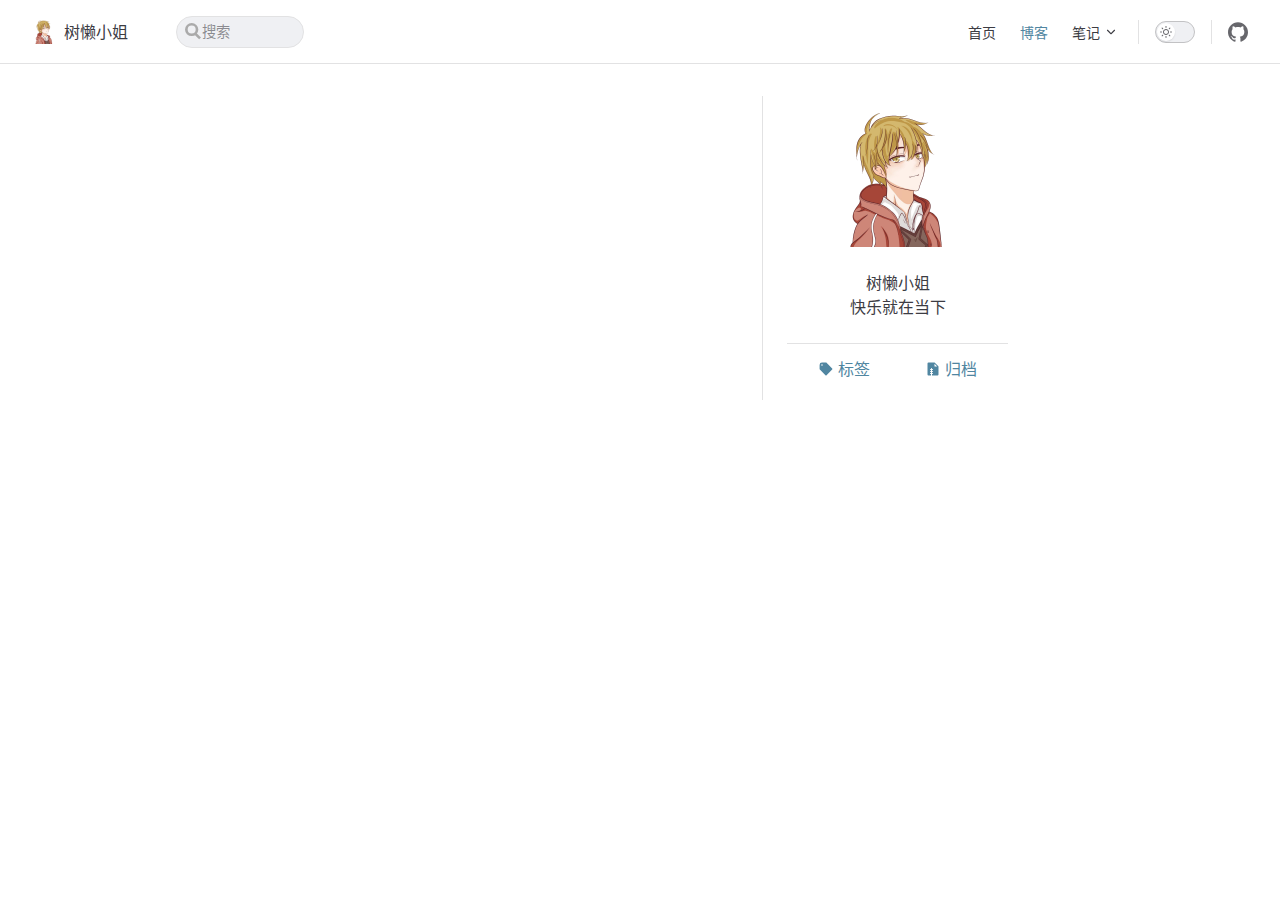
<file: blog/index.html>
<!doctype html><html lang="zh-CN"><head><meta charset="utf-8" /><meta name="viewport" content="width=device-width,initial-scale=1" /><meta name="generator" content="VuePress 2.0.0-rc.2" /><meta name="theme" content="VuePress Theme Plume 1.0.0-rc.30" /><script>;(function () {const um = localStorage.getItem('vuepress-theme-appearance');const sm =window.matchMedia &&window.matchMedia('(prefers-color-scheme: dark)').matches;if (um === 'dark' || (um !== 'light' && sm)) {document.documentElement.classList.add('dark');}})();</script><link rel="icon" type="image/png" sizes="32x32" href="/favicon-32x32.png"><link rel="icon" type="image/png" sizes="16x16" href="/favicon-16x16.png"><link rel="apple-touch-icon" sizes="180x180" href="/apple-touch-icon.png"><link rel="mask-icon" href="/safari-pinned-tab.svg" color="#5bbad5"><meta name="keywords" content="sloth,前端,front-end"><meta http-equiv="X-UA-Compatible" content="IE=edg"><meta name="msapplication-TileColor" content="#da532c"><meta name="theme-color" content="#ffffff"><meta name="msvalidate.01" content="F93FF013B8AA2553779A91388C14A0F7"><meta name="google-site-verification" content="X5YSaTDn-pKqQBUKD_05_dQcxVItzEq7Rlbg2ZEU7AM"><title>树懒小姐</title><meta name="description" content="热爱生活"><link rel="preload" href="/assets/style-694M4gHG.css" as="style"><link rel="stylesheet" href="/assets/style-694M4gHG.css"><link rel="modulepreload" href="/assets/app-EcasogRr.js"><link rel="modulepreload" href="/assets/index.html-Byh7ADQW.js"><link rel="modulepreload" href="/assets/index.html-gmdIsITq.js"><link rel="prefetch" href="/assets/index.html-Bv2x0Vge.js" as="script"><link rel="prefetch" href="/assets/index.html-bSVYER-H.js" as="script"><link rel="prefetch" href="/assets/index.html-YGI5Zcvn.js" as="script"><link rel="prefetch" href="/assets/index.html-A7CIhIg7.js" as="script"><link rel="prefetch" href="/assets/index.html-hiZHP_y5.js" as="script"><link rel="prefetch" href="/assets/index.html-D9nDuKQB.js" as="script"><link rel="prefetch" href="/assets/index.html-el-iPAPJ.js" as="script"><link rel="prefetch" href="/assets/index.html-el-iPAPJ.js" as="script"><link rel="prefetch" href="/assets/index.html-x35hpJ4S.js" as="script"><link rel="prefetch" href="/assets/index.html-qGhE8aZC.js" as="script"><link rel="prefetch" href="/assets/index.html-ENBWD4Gj.js" as="script"><link rel="prefetch" href="/assets/404.html-7ta4WqYV.js" as="script"><link rel="prefetch" href="/assets/index.html-MlJVz9vk.js" as="script"><link rel="prefetch" href="/assets/index.html-ihcnx7iH.js" as="script"><link rel="prefetch" href="/assets/index.html-I7yV5Kgz.js" as="script"><link rel="prefetch" href="/assets/index.html-_X5mdigo.js" as="script"><link rel="prefetch" href="/assets/index.html-IxKpUgVZ.js" as="script"><link rel="prefetch" href="/assets/index.html-5BHei7Vj.js" as="script"><link rel="prefetch" href="/assets/index.html-NlfdPK-X.js" as="script"><link rel="prefetch" href="/assets/index.html-0PHP6SMr.js" as="script"><link rel="prefetch" href="/assets/index.html-D-PfKw6v.js" as="script"><link rel="prefetch" href="/assets/index.html-D-PfKw6v.js" as="script"><link rel="prefetch" href="/assets/index.html-40gNPfdH.js" as="script"><link rel="prefetch" href="/assets/index.html-xYjxO80p.js" as="script"><link rel="prefetch" href="/assets/index.html-tG1LUX91.js" as="script"><link rel="prefetch" href="/assets/404.html-0ifwzuMQ.js" as="script"><link rel="prefetch" href="/assets/index.html-shsd1Dsc.js" as="script"><link rel="prefetch" href="/assets/index.html-dSHTL8yH.js" as="script"></head><body><div id="app"><!--[--><div class="theme-plume" data-v-d7528ad9><!--[--><span tabindex="-1" data-v-9f369b67></span><a href="#LayoutContent" class="skip-link visually-hidden" data-v-9f369b67> Skip to content </a><!--]--><!----><div class="nav-wrapper fixed" data-v-d7528ad9 data-v-00158941><div class="navbar-wrapper" data-v-00158941 data-v-7c5328be><div class="container" data-v-7c5328be><div class="title" data-v-7c5328be><div class="navbar-title" data-v-7c5328be data-v-aa34b388><a class="auto-link link title" href="/" data-v-aa34b388 data-v-61af7ba9><!--[--><!--[--><!--[--><!--[--><img class="plume-image dark logo" src="/images/blogger-fav.png" alt data-v-6888f7b8><!--]--><!--[--><img class="plume-image light logo" src="/images/blogger-fav.png" alt data-v-6888f7b8><!--]--><!--]--><!--]--> 树懒小姐<!--]--><!----></a></div></div><div class="content" data-v-7c5328be><div class="curtain" data-v-7c5328be></div><div class="content-body" data-v-7c5328be><div class="navbar-search search" data-v-7c5328be><form class="search-box" role="search"><input type="search" placeholder="搜索" autocomplete="off" spellcheck="false" value><!----></form></div><nav aria-labelledby="main-nav-aria-label" class="navbar-menu menu" data-v-7c5328be data-v-781e309b><span id="main-nav-aria-label" class="visually-hidden" data-v-781e309b>Main Navigation</span><!--[--><!--[--><a class="auto-link link navbar-menu-link" href="/" data-v-781e309b data-v-97857e29 data-v-61af7ba9><!--[--><!----><i data-v-97857e29>首页</i><!--]--><!----></a><!--]--><!--[--><a class="auto-link link navbar-menu-link active" href="/blog/" data-v-781e309b data-v-97857e29 data-v-61af7ba9><!--[--><!----><i data-v-97857e29>博客</i><!--]--><!----></a><!--]--><!--[--><div class="flyout-wrapper navbar-menu-group" data-v-781e309b data-v-1ed8cbd0><button type="button" class="button" aria-haspopup="true" aria-expanded="false" data-v-1ed8cbd0><span class="text" data-v-1ed8cbd0><!----><!----> 笔记 <svg xmlns="http://www.w3.org/2000/svg" aria-hidden="true" focusable="false" viewbox="0 0 24 24" class="text-icon" data-v-1ed8cbd0><path d="M12,16c-0.3,0-0.5-0.1-0.7-0.3l-6-6c-0.4-0.4-0.4-1,0-1.4s1-0.4,1.4,0l5.3,5.3l5.3-5.3c0.4-0.4,1-0.4,1.4,0s0.4,1,0,1.4l-6,6C12.5,15.9,12.3,16,12,16z"></path></svg></span></button><div class="menu" data-v-1ed8cbd0><div class="menu-wrapper" data-v-1ed8cbd0 data-v-476664f4><div class="items" data-v-476664f4><!--[--><!--[--><div class="menu-link" data-v-476664f4 data-v-a3b0fc4e><a class="auto-link link" href="/note/leetcode/" data-v-a3b0fc4e data-v-61af7ba9><!--[--><!----><i data-v-a3b0fc4e>Leetcode算法</i><!--]--><!----></a></div><!--]--><!--]--></div><!--[--><!--]--></div></div></div><!--]--><!--]--></nav><!----><div class="navbar-appearance appearance" data-v-7c5328be data-v-d28bca04><button class="switch-wrapper switch-appearance" type="button" role="switch" aria-label="toggle dark mode" aria-checked="false" data-v-d28bca04 data-v-b8c029d7 data-v-3c83eaa2><span class="check" data-v-3c83eaa2><span class="icon" data-v-3c83eaa2><!--[--><svg xmlns="http://www.w3.org/2000/svg" aria-hidden="true" focusable="false" viewbox="0 0 24 24" class="sun" data-v-b8c029d7><path d="M12,18c-3.3,0-6-2.7-6-6s2.7-6,6-6s6,2.7,6,6S15.3,18,12,18zM12,8c-2.2,0-4,1.8-4,4c0,2.2,1.8,4,4,4c2.2,0,4-1.8,4-4C16,9.8,14.2,8,12,8z"></path><path d="M12,4c-0.6,0-1-0.4-1-1V1c0-0.6,0.4-1,1-1s1,0.4,1,1v2C13,3.6,12.6,4,12,4z"></path><path d="M12,24c-0.6,0-1-0.4-1-1v-2c0-0.6,0.4-1,1-1s1,0.4,1,1v2C13,23.6,12.6,24,12,24z"></path><path d="M5.6,6.6c-0.3,0-0.5-0.1-0.7-0.3L3.5,4.9c-0.4-0.4-0.4-1,0-1.4s1-0.4,1.4,0l1.4,1.4c0.4,0.4,0.4,1,0,1.4C6.2,6.5,5.9,6.6,5.6,6.6z"></path><path d="M19.8,20.8c-0.3,0-0.5-0.1-0.7-0.3l-1.4-1.4c-0.4-0.4-0.4-1,0-1.4s1-0.4,1.4,0l1.4,1.4c0.4,0.4,0.4,1,0,1.4C20.3,20.7,20,20.8,19.8,20.8z"></path><path d="M3,13H1c-0.6,0-1-0.4-1-1s0.4-1,1-1h2c0.6,0,1,0.4,1,1S3.6,13,3,13z"></path><path d="M23,13h-2c-0.6,0-1-0.4-1-1s0.4-1,1-1h2c0.6,0,1,0.4,1,1S23.6,13,23,13z"></path><path d="M4.2,20.8c-0.3,0-0.5-0.1-0.7-0.3c-0.4-0.4-0.4-1,0-1.4l1.4-1.4c0.4-0.4,1-0.4,1.4,0s0.4,1,0,1.4l-1.4,1.4C4.7,20.7,4.5,20.8,4.2,20.8z"></path><path d="M18.4,6.6c-0.3,0-0.5-0.1-0.7-0.3c-0.4-0.4-0.4-1,0-1.4l1.4-1.4c0.4-0.4,1-0.4,1.4,0s0.4,1,0,1.4l-1.4,1.4C18.9,6.5,18.6,6.6,18.4,6.6z"></path></svg><svg xmlns="http://www.w3.org/2000/svg" aria-hidden="true" focusable="false" viewbox="0 0 24 24" class="moon" data-v-b8c029d7><path d="M12.1,22c-0.3,0-0.6,0-0.9,0c-5.5-0.5-9.5-5.4-9-10.9c0.4-4.8,4.2-8.6,9-9c0.4,0,0.8,0.2,1,0.5c0.2,0.3,0.2,0.8-0.1,1.1c-2,2.7-1.4,6.4,1.3,8.4c2.1,1.6,5,1.6,7.1,0c0.3-0.2,0.7-0.3,1.1-0.1c0.3,0.2,0.5,0.6,0.5,1c-0.2,2.7-1.5,5.1-3.6,6.8C16.6,21.2,14.4,22,12.1,22zM9.3,4.4c-2.9,1-5,3.6-5.2,6.8c-0.4,4.4,2.8,8.3,7.2,8.7c2.1,0.2,4.2-0.4,5.8-1.8c1.1-0.9,1.9-2.1,2.4-3.4c-2.5,0.9-5.3,0.5-7.5-1.1C9.2,11.4,8.1,7.7,9.3,4.4z"></path></svg><!--]--></span></span></button></div><div class="social-links navbar-social-links social-links" data-v-7c5328be data-v-1a16ae86 data-v-9cc2f7d3><!--[--><a class="social-link" href="https://github.com/s6-ht" target="_blank" rel="noopener" data-v-9cc2f7d3 data-v-cef692d5><svg role="img" viewBox="0 0 24 24" xmlns="http://www.w3.org/2000/svg"><title>GitHub</title><path d="M12 .297c-6.63 0-12 5.373-12 12 0 5.303 3.438 9.8 8.205 11.385.6.113.82-.258.82-.577 0-.285-.01-1.04-.015-2.04-3.338.724-4.042-1.61-4.042-1.61C4.422 18.07 3.633 17.7 3.633 17.7c-1.087-.744.084-.729.084-.729 1.205.084 1.838 1.236 1.838 1.236 1.07 1.835 2.809 1.305 3.495.998.108-.776.417-1.305.76-1.605-2.665-.3-5.466-1.332-5.466-5.93 0-1.31.465-2.38 1.235-3.22-.135-.303-.54-1.523.105-3.176 0 0 1.005-.322 3.3 1.23.96-.267 1.98-.399 3-.405 1.02.006 2.04.138 3 .405 2.28-1.552 3.285-1.23 3.285-1.23.645 1.653.24 2.873.12 3.176.765.84 1.23 1.91 1.23 3.22 0 4.61-2.805 5.625-5.475 5.92.42.36.81 1.096.81 2.22 0 1.606-.015 2.896-.015 3.286 0 .315.21.69.825.57C20.565 22.092 24 17.592 24 12.297c0-6.627-5.373-12-12-12"/></svg></a><!--]--></div><div class="flyout-wrapper navbar-extra extra" data-v-7c5328be data-v-2b2131b7 data-v-1ed8cbd0><button type="button" class="button" aria-haspopup="true" aria-expanded="false" aria-label="extra navigation" data-v-1ed8cbd0><svg xmlns="http://www.w3.org/2000/svg" aria-hidden="true" focusable="false" viewbox="0 0 24 24" class="icon" data-v-1ed8cbd0><circle cx="12" cy="12" r="2"></circle><circle cx="19" cy="12" r="2"></circle><circle cx="5" cy="12" r="2"></circle></svg></button><div class="menu" data-v-1ed8cbd0><div class="menu-wrapper" data-v-1ed8cbd0 data-v-476664f4><!----><!--[--><!--[--><!----><div class="group" data-v-2b2131b7><div class="item appearance" data-v-2b2131b7><p class="label" data-v-2b2131b7> Appearance </p><div class="appearance-action" data-v-2b2131b7><button class="switch-wrapper switch-appearance" type="button" role="switch" aria-label="toggle dark mode" aria-checked="false" data-v-2b2131b7 data-v-b8c029d7 data-v-3c83eaa2><span class="check" data-v-3c83eaa2><span class="icon" data-v-3c83eaa2><!--[--><svg xmlns="http://www.w3.org/2000/svg" aria-hidden="true" focusable="false" viewbox="0 0 24 24" class="sun" data-v-b8c029d7><path d="M12,18c-3.3,0-6-2.7-6-6s2.7-6,6-6s6,2.7,6,6S15.3,18,12,18zM12,8c-2.2,0-4,1.8-4,4c0,2.2,1.8,4,4,4c2.2,0,4-1.8,4-4C16,9.8,14.2,8,12,8z"></path><path d="M12,4c-0.6,0-1-0.4-1-1V1c0-0.6,0.4-1,1-1s1,0.4,1,1v2C13,3.6,12.6,4,12,4z"></path><path d="M12,24c-0.6,0-1-0.4-1-1v-2c0-0.6,0.4-1,1-1s1,0.4,1,1v2C13,23.6,12.6,24,12,24z"></path><path d="M5.6,6.6c-0.3,0-0.5-0.1-0.7-0.3L3.5,4.9c-0.4-0.4-0.4-1,0-1.4s1-0.4,1.4,0l1.4,1.4c0.4,0.4,0.4,1,0,1.4C6.2,6.5,5.9,6.6,5.6,6.6z"></path><path d="M19.8,20.8c-0.3,0-0.5-0.1-0.7-0.3l-1.4-1.4c-0.4-0.4-0.4-1,0-1.4s1-0.4,1.4,0l1.4,1.4c0.4,0.4,0.4,1,0,1.4C20.3,20.7,20,20.8,19.8,20.8z"></path><path d="M3,13H1c-0.6,0-1-0.4-1-1s0.4-1,1-1h2c0.6,0,1,0.4,1,1S3.6,13,3,13z"></path><path d="M23,13h-2c-0.6,0-1-0.4-1-1s0.4-1,1-1h2c0.6,0,1,0.4,1,1S23.6,13,23,13z"></path><path d="M4.2,20.8c-0.3,0-0.5-0.1-0.7-0.3c-0.4-0.4-0.4-1,0-1.4l1.4-1.4c0.4-0.4,1-0.4,1.4,0s0.4,1,0,1.4l-1.4,1.4C4.7,20.7,4.5,20.8,4.2,20.8z"></path><path d="M18.4,6.6c-0.3,0-0.5-0.1-0.7-0.3c-0.4-0.4-0.4-1,0-1.4l1.4-1.4c0.4-0.4,1-0.4,1.4,0s0.4,1,0,1.4l-1.4,1.4C18.9,6.5,18.6,6.6,18.4,6.6z"></path></svg><svg xmlns="http://www.w3.org/2000/svg" aria-hidden="true" focusable="false" viewbox="0 0 24 24" class="moon" data-v-b8c029d7><path d="M12.1,22c-0.3,0-0.6,0-0.9,0c-5.5-0.5-9.5-5.4-9-10.9c0.4-4.8,4.2-8.6,9-9c0.4,0,0.8,0.2,1,0.5c0.2,0.3,0.2,0.8-0.1,1.1c-2,2.7-1.4,6.4,1.3,8.4c2.1,1.6,5,1.6,7.1,0c0.3-0.2,0.7-0.3,1.1-0.1c0.3,0.2,0.5,0.6,0.5,1c-0.2,2.7-1.5,5.1-3.6,6.8C16.6,21.2,14.4,22,12.1,22zM9.3,4.4c-2.9,1-5,3.6-5.2,6.8c-0.4,4.4,2.8,8.3,7.2,8.7c2.1,0.2,4.2-0.4,5.8-1.8c1.1-0.9,1.9-2.1,2.4-3.4c-2.5,0.9-5.3,0.5-7.5-1.1C9.2,11.4,8.1,7.7,9.3,4.4z"></path></svg><!--]--></span></span></button></div></div></div><div class="group" data-v-2b2131b7><div class="item social-links" data-v-2b2131b7><div class="social-links social-links-list" data-v-2b2131b7 data-v-9cc2f7d3><!--[--><a class="social-link" href="https://github.com/s6-ht" target="_blank" rel="noopener" data-v-9cc2f7d3 data-v-cef692d5><svg role="img" viewBox="0 0 24 24" xmlns="http://www.w3.org/2000/svg"><title>GitHub</title><path d="M12 .297c-6.63 0-12 5.373-12 12 0 5.303 3.438 9.8 8.205 11.385.6.113.82-.258.82-.577 0-.285-.01-1.04-.015-2.04-3.338.724-4.042-1.61-4.042-1.61C4.422 18.07 3.633 17.7 3.633 17.7c-1.087-.744.084-.729.084-.729 1.205.084 1.838 1.236 1.838 1.236 1.07 1.835 2.809 1.305 3.495.998.108-.776.417-1.305.76-1.605-2.665-.3-5.466-1.332-5.466-5.93 0-1.31.465-2.38 1.235-3.22-.135-.303-.54-1.523.105-3.176 0 0 1.005-.322 3.3 1.23.96-.267 1.98-.399 3-.405 1.02.006 2.04.138 3 .405 2.28-1.552 3.285-1.23 3.285-1.23.645 1.653.24 2.873.12 3.176.765.84 1.23 1.91 1.23 3.22 0 4.61-2.805 5.625-5.475 5.92.42.36.81 1.096.81 2.22 0 1.606-.015 2.896-.015 3.286 0 .315.21.69.825.57C20.565 22.092 24 17.592 24 12.297c0-6.627-5.373-12-12-12"/></svg></a><!--]--></div></div></div><!--]--><!--]--></div></div></div><button type="button" class="navbar-hamburger hamburger" aria-label="mobile navigation" aria-expanded="false" aria-controls="nav-screen" data-v-7c5328be data-v-3b11eef4><span class="container" data-v-3b11eef4><span class="top" data-v-3b11eef4></span><span class="middle" data-v-3b11eef4></span><span class="bottom" data-v-3b11eef4></span></span></button></div></div></div></div><!----></div><!----><!----><div id="LayoutContent" class="layout-content" data-v-d7528ad9 data-v-92542c65><!--[--><div class="blog-wrapper" data-v-d7528ad9 data-v-8622a834><div class="post-list" data-v-8622a834 data-v-ef6af060><!--[--><!--]--><!----></div><!----><!----><div class="blog-aside-wrapper" data-v-8622a834 data-v-c82ead98><div class="avatar-profile" data-v-c82ead98><p data-v-c82ead98><img src="/images/blogger-fav.png" alt="树懒小姐" data-v-c82ead98></p><div data-v-c82ead98><h3 data-v-c82ead98>树懒小姐</h3><p data-v-c82ead98>快乐就在当下</p></div></div><div class="blog-nav" data-v-c82ead98><a class="auto-link link nav-link" href="/blog/tags/" data-v-c82ead98 data-v-61af7ba9><!--[--><svg xmlns="http://www.w3.org/2000/svg" viewbox="0 0 20 20" class="icon" data-v-c82ead98><g fill="currentColor"><path fill-rule="evenodd" clip-rule="evenodd" d="M17.707 9.293a1 1 0 010 1.414l-7 7a1 1 0 01-1.414 0l-7-7A.997.997 0 012 10V5a3 3 0 013-3h5c.256 0 .512.098.707.293l7 7zM5 6a1 1 0 100-2 1 1 0 000 2z"></path></g></svg><span data-v-c82ead98>标签</span><!--]--><!----></a><a class="auto-link link nav-link" href="/blog/archives/" data-v-c82ead98 data-v-61af7ba9><!--[--><svg xmlns="http://www.w3.org/2000/svg" width="256" height="256" viewbox="0 0 256 256" class="icon" data-v-c82ead98><path fill="currentColor" d="m213.66 82.34l-56-56A8 8 0 0 0 152 24H56a16 16 0 0 0-16 16v176a16 16 0 0 0 16 16h36a4 4 0 0 0 4-4v-20h-7.73a8.17 8.17 0 0 1-8.27-7.47a8 8 0 0 1 8-8.53h8v-16h-7.73a8.17 8.17 0 0 1-8.27-7.47a8 8 0 0 1 8-8.53h8v-16h-7.73a8.17 8.17 0 0 1-8.27-7.47a8 8 0 0 1 8-8.53h8v-7.73a8.18 8.18 0 0 1 7.47-8.25a8 8 0 0 1 8.53 8v8h7.73a8.17 8.17 0 0 1 8.25 7.47a8 8 0 0 1-8 8.53h-8v16h7.73a8.17 8.17 0 0 1 8.25 7.47a8 8 0 0 1-8 8.53h-8v16h7.73a8.17 8.17 0 0 1 8.25 7.47a8 8 0 0 1-8 8.53h-8v20a4 4 0 0 0 4 4h84a16 16 0 0 0 16-16V88a8 8 0 0 0-2.28-5.66M152 88V44l44 44Z"></path></svg><span data-v-c82ead98>归档</span><!--]--><!----></a></div></div><!--[--><div class="blog-extract" data-v-21b92da4><svg xmlns="http://www.w3.org/2000/svg" width="24" height="24" viewbox="0 0 24 24" class="icon" data-v-21b92da4><path fill="currentColor" d="M22 3H5a2 2 0 0 0-2 2v4h2V5h17v14H5v-4H3v4a2 2 0 0 0 2 2h17a2 2 0 0 0 2-2V5a2 2 0 0 0-2-2M7 15v-2H0v-2h7V9l4 3zm13-2h-7v-2h7zm0-4h-7V7h7zm-3 8h-4v-2h4z"></path></svg></div><div style="display:none;" class="blog-modal" data-v-21b92da4><div class="blog-modal-container" data-v-21b92da4><div class="avatar-profile" data-v-21b92da4><p class="avatar" data-v-21b92da4><img src="/images/blogger-fav.png" alt="树懒小姐" data-v-21b92da4></p><div data-v-21b92da4><h3 data-v-21b92da4>树懒小姐</h3><p class="desc" data-v-21b92da4>快乐就在当下</p></div></div><div class="blog-nav" data-v-21b92da4><a class="auto-link link nav-link" href="/blog/tags/" data-v-21b92da4 data-v-61af7ba9><!--[--><svg xmlns="http://www.w3.org/2000/svg" viewbox="0 0 20 20" class="icon" data-v-21b92da4><g fill="currentColor"><path fill-rule="evenodd" clip-rule="evenodd" d="M17.707 9.293a1 1 0 010 1.414l-7 7a1 1 0 01-1.414 0l-7-7A.997.997 0 012 10V5a3 3 0 013-3h5c.256 0 .512.098.707.293l7 7zM5 6a1 1 0 100-2 1 1 0 000 2z"></path></g></svg><span data-v-21b92da4>标签</span><!--]--><!----></a><a class="auto-link link nav-link" href="/blog/archives/" data-v-21b92da4 data-v-61af7ba9><!--[--><svg xmlns="http://www.w3.org/2000/svg" width="256" height="256" viewbox="0 0 256 256" class="icon" data-v-21b92da4><path fill="currentColor" d="m213.66 82.34l-56-56A8 8 0 0 0 152 24H56a16 16 0 0 0-16 16v176a16 16 0 0 0 16 16h36a4 4 0 0 0 4-4v-20h-7.73a8.17 8.17 0 0 1-8.27-7.47a8 8 0 0 1 8-8.53h8v-16h-7.73a8.17 8.17 0 0 1-8.27-7.47a8 8 0 0 1 8-8.53h8v-16h-7.73a8.17 8.17 0 0 1-8.27-7.47a8 8 0 0 1 8-8.53h8v-7.73a8.18 8.18 0 0 1 7.47-8.25a8 8 0 0 1 8.53 8v8h7.73a8.17 8.17 0 0 1 8.25 7.47a8 8 0 0 1-8 8.53h-8v16h7.73a8.17 8.17 0 0 1 8.25 7.47a8 8 0 0 1-8 8.53h-8v16h7.73a8.17 8.17 0 0 1 8.25 7.47a8 8 0 0 1-8 8.53h-8v20a4 4 0 0 0 4 4h84a16 16 0 0 0 16-16V88a8 8 0 0 0-2.28-5.66M152 88V44l44 44Z"></path></svg><span data-v-21b92da4>归档</span><!--]--><!----></a></div></div></div><!--]--></div><button style="display:none;" type="button" class="back-to-top-button" aria-label="back to top" data-v-d7528ad9 data-v-c476fb55><span class="percent" data-v-c476fb55>0%</span><svg xmlns="http://www.w3.org/2000/svg" width="48" height="48" viewbox="0 0 48 48" class="icon show" data-v-c476fb55><path fill="none" stroke="currentColor" stroke-linecap="round" stroke-linejoin="round" stroke-width="4" d="M24.008 14.1V42M12 26l12-12l12 12M12 6h24"></path></svg><svg aria-hidden="true" data-v-c476fb55><circle cx="50%" cy="50%" style="stroke-dasharray:calc(0% - 12.566370614359172px) calc(314.1592653589793% - 12.566370614359172px);" data-v-c476fb55></circle></svg></button><!----><!--]--></div></div><!--]--></div><script type="module" src="/assets/app-EcasogRr.js" defer></script></body></html>
</file>
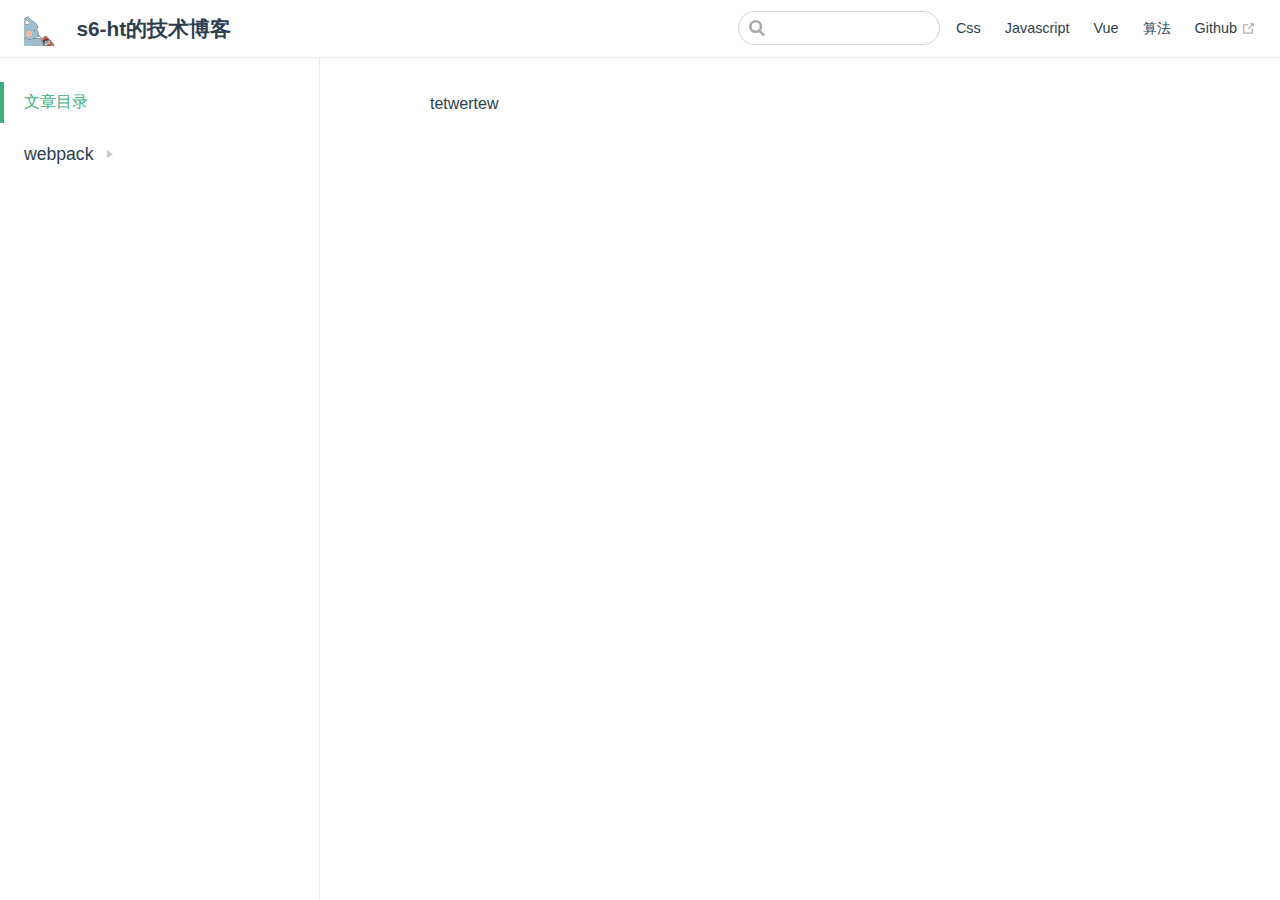
<file: posts/index.html>
<!DOCTYPE html>
<html lang="en-US">
  <head>
    <meta charset="utf-8">
    <meta name="viewport" content="width=device-width,initial-scale=1">
    <title>s6-ht的技术博客</title>
    <meta name="generator" content="VuePress 1.7.1">
    <link rel="icon" href="/images/logo.jpg">
    <meta name="description" content="好好学习，天天向上">
    
    <link rel="preload" href="/assets/css/0.styles.1a3ac8ec.css" as="style"><link rel="preload" href="/assets/js/app.077a7c60.js" as="script"><link rel="preload" href="/assets/js/2.cd68b816.js" as="script"><link rel="preload" href="/assets/js/8.8e8fcbe9.js" as="script"><link rel="prefetch" href="/assets/js/10.677955d0.js"><link rel="prefetch" href="/assets/js/11.83a4083c.js"><link rel="prefetch" href="/assets/js/12.50102bd1.js"><link rel="prefetch" href="/assets/js/13.669121c3.js"><link rel="prefetch" href="/assets/js/14.960aa092.js"><link rel="prefetch" href="/assets/js/15.e6fe500e.js"><link rel="prefetch" href="/assets/js/16.4dfc0836.js"><link rel="prefetch" href="/assets/js/17.513764ac.js"><link rel="prefetch" href="/assets/js/18.895a1653.js"><link rel="prefetch" href="/assets/js/19.77c06395.js"><link rel="prefetch" href="/assets/js/20.eb82c505.js"><link rel="prefetch" href="/assets/js/21.aea58482.js"><link rel="prefetch" href="/assets/js/22.47fee7b2.js"><link rel="prefetch" href="/assets/js/23.35c81538.js"><link rel="prefetch" href="/assets/js/24.9c04cf66.js"><link rel="prefetch" href="/assets/js/25.8164c328.js"><link rel="prefetch" href="/assets/js/26.51aeac68.js"><link rel="prefetch" href="/assets/js/27.9916ed66.js"><link rel="prefetch" href="/assets/js/28.e8c9c2ed.js"><link rel="prefetch" href="/assets/js/29.68c446e3.js"><link rel="prefetch" href="/assets/js/3.ae2eb2fd.js"><link rel="prefetch" href="/assets/js/30.4e88fac8.js"><link rel="prefetch" href="/assets/js/4.09fd2c39.js"><link rel="prefetch" href="/assets/js/5.fc791712.js"><link rel="prefetch" href="/assets/js/6.ffe6f60a.js"><link rel="prefetch" href="/assets/js/7.4bcf017a.js"><link rel="prefetch" href="/assets/js/9.7c96a30a.js">
    <link rel="stylesheet" href="/assets/css/0.styles.1a3ac8ec.css">
  </head>
  <body>
    <div id="app" data-server-rendered="true"><div class="theme-container"><header class="navbar"><div class="sidebar-button"><svg xmlns="http://www.w3.org/2000/svg" aria-hidden="true" role="img" viewBox="0 0 448 512" class="icon"><path fill="currentColor" d="M436 124H12c-6.627 0-12-5.373-12-12V80c0-6.627 5.373-12 12-12h424c6.627 0 12 5.373 12 12v32c0 6.627-5.373 12-12 12zm0 160H12c-6.627 0-12-5.373-12-12v-32c0-6.627 5.373-12 12-12h424c6.627 0 12 5.373 12 12v32c0 6.627-5.373 12-12 12zm0 160H12c-6.627 0-12-5.373-12-12v-32c0-6.627 5.373-12 12-12h424c6.627 0 12 5.373 12 12v32c0 6.627-5.373 12-12 12z"></path></svg></div> <a href="/" class="home-link router-link-active"><img src="/images/logo.jpg" alt="s6-ht的技术博客" class="logo"> <span class="site-name can-hide">s6-ht的技术博客</span></a> <div class="links"><div class="search-box"><input aria-label="Search" autocomplete="off" spellcheck="false" value=""> <!----></div> <nav class="nav-links can-hide"><div class="nav-item"><a href="/posts/css/" class="nav-link">
  Css
</a></div><div class="nav-item"><a href="/posts/js/" class="nav-link">
  Javascript
</a></div><div class="nav-item"><a href="/posts/vue/" class="nav-link">
  Vue
</a></div><div class="nav-item"><a href="/posts/algorithm/" class="nav-link">
  算法
</a></div><div class="nav-item"><a href="https://s6-ht.github.io/" target="_blank" rel="noopener noreferrer" class="nav-link external">
  Github
  <span><svg xmlns="http://www.w3.org/2000/svg" aria-hidden="true" focusable="false" x="0px" y="0px" viewBox="0 0 100 100" width="15" height="15" class="icon outbound"><path fill="currentColor" d="M18.8,85.1h56l0,0c2.2,0,4-1.8,4-4v-32h-8v28h-48v-48h28v-8h-32l0,0c-2.2,0-4,1.8-4,4v56C14.8,83.3,16.6,85.1,18.8,85.1z"></path> <polygon fill="currentColor" points="45.7,48.7 51.3,54.3 77.2,28.5 77.2,37.2 85.2,37.2 85.2,14.9 62.8,14.9 62.8,22.9 71.5,22.9"></polygon></svg> <span class="sr-only">(opens new window)</span></span></a></div> <!----></nav></div></header> <div class="sidebar-mask"></div> <aside class="sidebar"><nav class="nav-links"><div class="nav-item"><a href="/posts/css/" class="nav-link">
  Css
</a></div><div class="nav-item"><a href="/posts/js/" class="nav-link">
  Javascript
</a></div><div class="nav-item"><a href="/posts/vue/" class="nav-link">
  Vue
</a></div><div class="nav-item"><a href="/posts/algorithm/" class="nav-link">
  算法
</a></div><div class="nav-item"><a href="https://s6-ht.github.io/" target="_blank" rel="noopener noreferrer" class="nav-link external">
  Github
  <span><svg xmlns="http://www.w3.org/2000/svg" aria-hidden="true" focusable="false" x="0px" y="0px" viewBox="0 0 100 100" width="15" height="15" class="icon outbound"><path fill="currentColor" d="M18.8,85.1h56l0,0c2.2,0,4-1.8,4-4v-32h-8v28h-48v-48h28v-8h-32l0,0c-2.2,0-4,1.8-4,4v56C14.8,83.3,16.6,85.1,18.8,85.1z"></path> <polygon fill="currentColor" points="45.7,48.7 51.3,54.3 77.2,28.5 77.2,37.2 85.2,37.2 85.2,14.9 62.8,14.9 62.8,22.9 71.5,22.9"></polygon></svg> <span class="sr-only">(opens new window)</span></span></a></div> <!----></nav>  <ul class="sidebar-links"><li><section class="sidebar-group depth-0"><p class="sidebar-heading open"><span>文章目录</span> <!----></p> <!----></section></li><li><section class="sidebar-group collapsable depth-0"><p class="sidebar-heading"><span>webpack</span> <span class="arrow right"></span></p> <!----></section></li></ul> </aside> <main class="page"> <div class="theme-default-content content__default"><p>tetwertew</p></div> <footer class="page-edit"><!----> <!----></footer> <!----> </main></div><div class="global-ui"></div></div>
    <script src="/assets/js/app.077a7c60.js" defer></script><script src="/assets/js/2.cd68b816.js" defer></script><script src="/assets/js/8.8e8fcbe9.js" defer></script>
  </body>
</html>
</file>
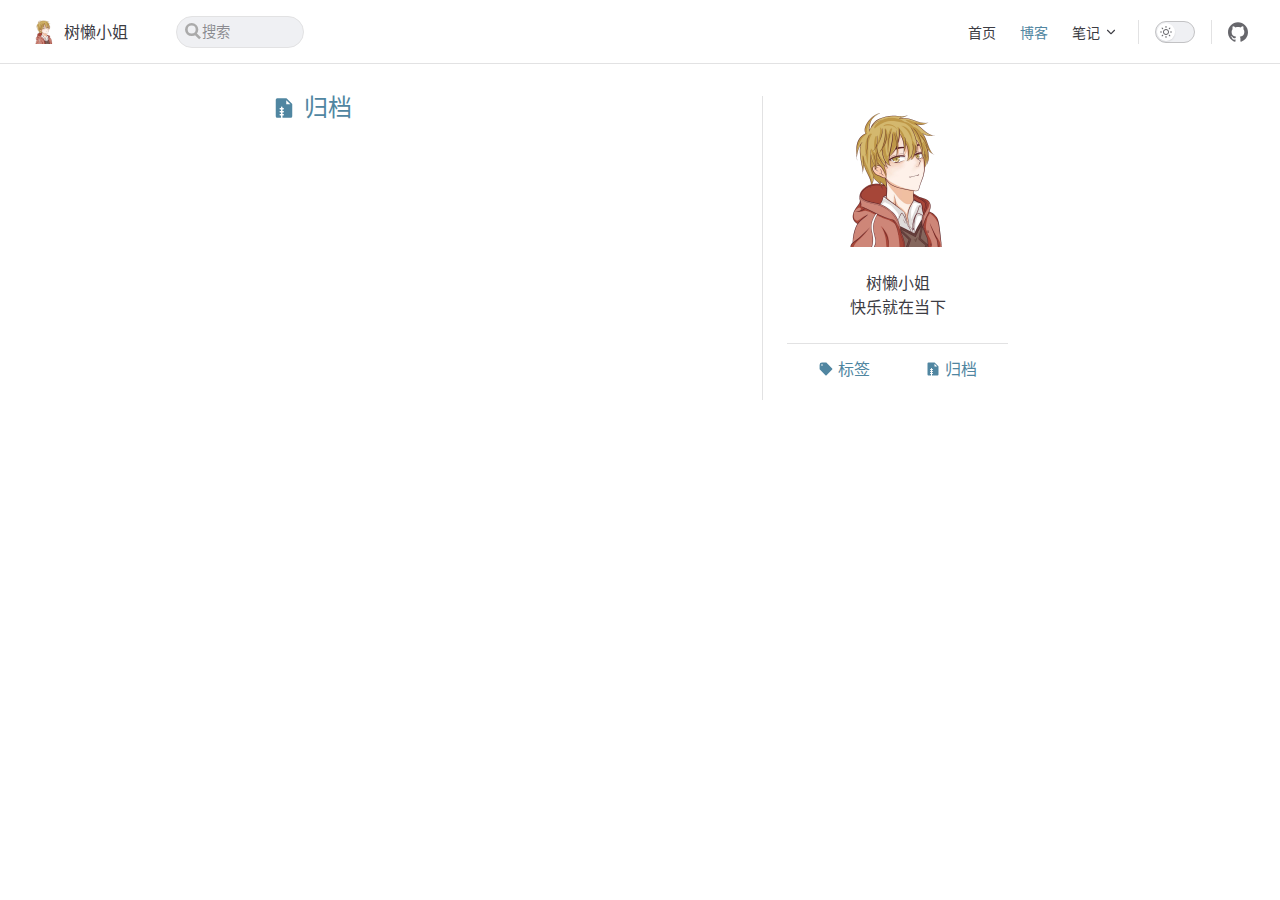
<file: blog/archives/index.html>
<!doctype html><html lang="zh-CN"><head><meta charset="utf-8" /><meta name="viewport" content="width=device-width,initial-scale=1" /><meta name="generator" content="VuePress 2.0.0-rc.2" /><meta name="theme" content="VuePress Theme Plume 1.0.0-rc.30" /><script>;(function () {const um = localStorage.getItem('vuepress-theme-appearance');const sm =window.matchMedia &&window.matchMedia('(prefers-color-scheme: dark)').matches;if (um === 'dark' || (um !== 'light' && sm)) {document.documentElement.classList.add('dark');}})();</script><link rel="icon" type="image/png" sizes="32x32" href="/favicon-32x32.png"><link rel="icon" type="image/png" sizes="16x16" href="/favicon-16x16.png"><link rel="apple-touch-icon" sizes="180x180" href="/apple-touch-icon.png"><link rel="mask-icon" href="/safari-pinned-tab.svg" color="#5bbad5"><meta name="keywords" content="sloth,前端,front-end"><meta http-equiv="X-UA-Compatible" content="IE=edg"><meta name="msapplication-TileColor" content="#da532c"><meta name="theme-color" content="#ffffff"><meta name="msvalidate.01" content="F93FF013B8AA2553779A91388C14A0F7"><meta name="google-site-verification" content="X5YSaTDn-pKqQBUKD_05_dQcxVItzEq7Rlbg2ZEU7AM"><title>树懒小姐</title><meta name="description" content="热爱生活"><link rel="preload" href="/assets/style-694M4gHG.css" as="style"><link rel="stylesheet" href="/assets/style-694M4gHG.css"><link rel="modulepreload" href="/assets/app-EcasogRr.js"><link rel="modulepreload" href="/assets/index.html-dSHTL8yH.js"><link rel="modulepreload" href="/assets/index.html-ihcnx7iH.js"><link rel="prefetch" href="/assets/index.html-Bv2x0Vge.js" as="script"><link rel="prefetch" href="/assets/index.html-bSVYER-H.js" as="script"><link rel="prefetch" href="/assets/index.html-YGI5Zcvn.js" as="script"><link rel="prefetch" href="/assets/index.html-A7CIhIg7.js" as="script"><link rel="prefetch" href="/assets/index.html-hiZHP_y5.js" as="script"><link rel="prefetch" href="/assets/index.html-D9nDuKQB.js" as="script"><link rel="prefetch" href="/assets/index.html-el-iPAPJ.js" as="script"><link rel="prefetch" href="/assets/index.html-el-iPAPJ.js" as="script"><link rel="prefetch" href="/assets/index.html-x35hpJ4S.js" as="script"><link rel="prefetch" href="/assets/index.html-qGhE8aZC.js" as="script"><link rel="prefetch" href="/assets/index.html-ENBWD4Gj.js" as="script"><link rel="prefetch" href="/assets/404.html-7ta4WqYV.js" as="script"><link rel="prefetch" href="/assets/index.html-Byh7ADQW.js" as="script"><link rel="prefetch" href="/assets/index.html-MlJVz9vk.js" as="script"><link rel="prefetch" href="/assets/index.html-I7yV5Kgz.js" as="script"><link rel="prefetch" href="/assets/index.html-_X5mdigo.js" as="script"><link rel="prefetch" href="/assets/index.html-IxKpUgVZ.js" as="script"><link rel="prefetch" href="/assets/index.html-5BHei7Vj.js" as="script"><link rel="prefetch" href="/assets/index.html-NlfdPK-X.js" as="script"><link rel="prefetch" href="/assets/index.html-0PHP6SMr.js" as="script"><link rel="prefetch" href="/assets/index.html-D-PfKw6v.js" as="script"><link rel="prefetch" href="/assets/index.html-D-PfKw6v.js" as="script"><link rel="prefetch" href="/assets/index.html-40gNPfdH.js" as="script"><link rel="prefetch" href="/assets/index.html-xYjxO80p.js" as="script"><link rel="prefetch" href="/assets/index.html-tG1LUX91.js" as="script"><link rel="prefetch" href="/assets/404.html-0ifwzuMQ.js" as="script"><link rel="prefetch" href="/assets/index.html-gmdIsITq.js" as="script"><link rel="prefetch" href="/assets/index.html-shsd1Dsc.js" as="script"></head><body><div id="app"><!--[--><div class="theme-plume" data-v-d7528ad9><!--[--><span tabindex="-1" data-v-9f369b67></span><a href="#LayoutContent" class="skip-link visually-hidden" data-v-9f369b67> Skip to content </a><!--]--><!----><div class="nav-wrapper fixed" data-v-d7528ad9 data-v-00158941><div class="navbar-wrapper" data-v-00158941 data-v-7c5328be><div class="container" data-v-7c5328be><div class="title" data-v-7c5328be><div class="navbar-title" data-v-7c5328be data-v-aa34b388><a class="auto-link link title" href="/" data-v-aa34b388 data-v-61af7ba9><!--[--><!--[--><!--[--><!--[--><img class="plume-image dark logo" src="/images/blogger-fav.png" alt data-v-6888f7b8><!--]--><!--[--><img class="plume-image light logo" src="/images/blogger-fav.png" alt data-v-6888f7b8><!--]--><!--]--><!--]--> 树懒小姐<!--]--><!----></a></div></div><div class="content" data-v-7c5328be><div class="curtain" data-v-7c5328be></div><div class="content-body" data-v-7c5328be><div class="navbar-search search" data-v-7c5328be><form class="search-box" role="search"><input type="search" placeholder="搜索" autocomplete="off" spellcheck="false" value><!----></form></div><nav aria-labelledby="main-nav-aria-label" class="navbar-menu menu" data-v-7c5328be data-v-781e309b><span id="main-nav-aria-label" class="visually-hidden" data-v-781e309b>Main Navigation</span><!--[--><!--[--><a class="auto-link link navbar-menu-link" href="/" data-v-781e309b data-v-97857e29 data-v-61af7ba9><!--[--><!----><i data-v-97857e29>首页</i><!--]--><!----></a><!--]--><!--[--><a class="auto-link link navbar-menu-link active" href="/blog/" data-v-781e309b data-v-97857e29 data-v-61af7ba9><!--[--><!----><i data-v-97857e29>博客</i><!--]--><!----></a><!--]--><!--[--><div class="flyout-wrapper navbar-menu-group" data-v-781e309b data-v-1ed8cbd0><button type="button" class="button" aria-haspopup="true" aria-expanded="false" data-v-1ed8cbd0><span class="text" data-v-1ed8cbd0><!----><!----> 笔记 <svg xmlns="http://www.w3.org/2000/svg" aria-hidden="true" focusable="false" viewbox="0 0 24 24" class="text-icon" data-v-1ed8cbd0><path d="M12,16c-0.3,0-0.5-0.1-0.7-0.3l-6-6c-0.4-0.4-0.4-1,0-1.4s1-0.4,1.4,0l5.3,5.3l5.3-5.3c0.4-0.4,1-0.4,1.4,0s0.4,1,0,1.4l-6,6C12.5,15.9,12.3,16,12,16z"></path></svg></span></button><div class="menu" data-v-1ed8cbd0><div class="menu-wrapper" data-v-1ed8cbd0 data-v-476664f4><div class="items" data-v-476664f4><!--[--><!--[--><div class="menu-link" data-v-476664f4 data-v-a3b0fc4e><a class="auto-link link" href="/note/leetcode/" data-v-a3b0fc4e data-v-61af7ba9><!--[--><!----><i data-v-a3b0fc4e>Leetcode算法</i><!--]--><!----></a></div><!--]--><!--]--></div><!--[--><!--]--></div></div></div><!--]--><!--]--></nav><!----><div class="navbar-appearance appearance" data-v-7c5328be data-v-d28bca04><button class="switch-wrapper switch-appearance" type="button" role="switch" aria-label="toggle dark mode" aria-checked="false" data-v-d28bca04 data-v-b8c029d7 data-v-3c83eaa2><span class="check" data-v-3c83eaa2><span class="icon" data-v-3c83eaa2><!--[--><svg xmlns="http://www.w3.org/2000/svg" aria-hidden="true" focusable="false" viewbox="0 0 24 24" class="sun" data-v-b8c029d7><path d="M12,18c-3.3,0-6-2.7-6-6s2.7-6,6-6s6,2.7,6,6S15.3,18,12,18zM12,8c-2.2,0-4,1.8-4,4c0,2.2,1.8,4,4,4c2.2,0,4-1.8,4-4C16,9.8,14.2,8,12,8z"></path><path d="M12,4c-0.6,0-1-0.4-1-1V1c0-0.6,0.4-1,1-1s1,0.4,1,1v2C13,3.6,12.6,4,12,4z"></path><path d="M12,24c-0.6,0-1-0.4-1-1v-2c0-0.6,0.4-1,1-1s1,0.4,1,1v2C13,23.6,12.6,24,12,24z"></path><path d="M5.6,6.6c-0.3,0-0.5-0.1-0.7-0.3L3.5,4.9c-0.4-0.4-0.4-1,0-1.4s1-0.4,1.4,0l1.4,1.4c0.4,0.4,0.4,1,0,1.4C6.2,6.5,5.9,6.6,5.6,6.6z"></path><path d="M19.8,20.8c-0.3,0-0.5-0.1-0.7-0.3l-1.4-1.4c-0.4-0.4-0.4-1,0-1.4s1-0.4,1.4,0l1.4,1.4c0.4,0.4,0.4,1,0,1.4C20.3,20.7,20,20.8,19.8,20.8z"></path><path d="M3,13H1c-0.6,0-1-0.4-1-1s0.4-1,1-1h2c0.6,0,1,0.4,1,1S3.6,13,3,13z"></path><path d="M23,13h-2c-0.6,0-1-0.4-1-1s0.4-1,1-1h2c0.6,0,1,0.4,1,1S23.6,13,23,13z"></path><path d="M4.2,20.8c-0.3,0-0.5-0.1-0.7-0.3c-0.4-0.4-0.4-1,0-1.4l1.4-1.4c0.4-0.4,1-0.4,1.4,0s0.4,1,0,1.4l-1.4,1.4C4.7,20.7,4.5,20.8,4.2,20.8z"></path><path d="M18.4,6.6c-0.3,0-0.5-0.1-0.7-0.3c-0.4-0.4-0.4-1,0-1.4l1.4-1.4c0.4-0.4,1-0.4,1.4,0s0.4,1,0,1.4l-1.4,1.4C18.9,6.5,18.6,6.6,18.4,6.6z"></path></svg><svg xmlns="http://www.w3.org/2000/svg" aria-hidden="true" focusable="false" viewbox="0 0 24 24" class="moon" data-v-b8c029d7><path d="M12.1,22c-0.3,0-0.6,0-0.9,0c-5.5-0.5-9.5-5.4-9-10.9c0.4-4.8,4.2-8.6,9-9c0.4,0,0.8,0.2,1,0.5c0.2,0.3,0.2,0.8-0.1,1.1c-2,2.7-1.4,6.4,1.3,8.4c2.1,1.6,5,1.6,7.1,0c0.3-0.2,0.7-0.3,1.1-0.1c0.3,0.2,0.5,0.6,0.5,1c-0.2,2.7-1.5,5.1-3.6,6.8C16.6,21.2,14.4,22,12.1,22zM9.3,4.4c-2.9,1-5,3.6-5.2,6.8c-0.4,4.4,2.8,8.3,7.2,8.7c2.1,0.2,4.2-0.4,5.8-1.8c1.1-0.9,1.9-2.1,2.4-3.4c-2.5,0.9-5.3,0.5-7.5-1.1C9.2,11.4,8.1,7.7,9.3,4.4z"></path></svg><!--]--></span></span></button></div><div class="social-links navbar-social-links social-links" data-v-7c5328be data-v-1a16ae86 data-v-9cc2f7d3><!--[--><a class="social-link" href="https://github.com/s6-ht" target="_blank" rel="noopener" data-v-9cc2f7d3 data-v-cef692d5><svg role="img" viewBox="0 0 24 24" xmlns="http://www.w3.org/2000/svg"><title>GitHub</title><path d="M12 .297c-6.63 0-12 5.373-12 12 0 5.303 3.438 9.8 8.205 11.385.6.113.82-.258.82-.577 0-.285-.01-1.04-.015-2.04-3.338.724-4.042-1.61-4.042-1.61C4.422 18.07 3.633 17.7 3.633 17.7c-1.087-.744.084-.729.084-.729 1.205.084 1.838 1.236 1.838 1.236 1.07 1.835 2.809 1.305 3.495.998.108-.776.417-1.305.76-1.605-2.665-.3-5.466-1.332-5.466-5.93 0-1.31.465-2.38 1.235-3.22-.135-.303-.54-1.523.105-3.176 0 0 1.005-.322 3.3 1.23.96-.267 1.98-.399 3-.405 1.02.006 2.04.138 3 .405 2.28-1.552 3.285-1.23 3.285-1.23.645 1.653.24 2.873.12 3.176.765.84 1.23 1.91 1.23 3.22 0 4.61-2.805 5.625-5.475 5.92.42.36.81 1.096.81 2.22 0 1.606-.015 2.896-.015 3.286 0 .315.21.69.825.57C20.565 22.092 24 17.592 24 12.297c0-6.627-5.373-12-12-12"/></svg></a><!--]--></div><div class="flyout-wrapper navbar-extra extra" data-v-7c5328be data-v-2b2131b7 data-v-1ed8cbd0><button type="button" class="button" aria-haspopup="true" aria-expanded="false" aria-label="extra navigation" data-v-1ed8cbd0><svg xmlns="http://www.w3.org/2000/svg" aria-hidden="true" focusable="false" viewbox="0 0 24 24" class="icon" data-v-1ed8cbd0><circle cx="12" cy="12" r="2"></circle><circle cx="19" cy="12" r="2"></circle><circle cx="5" cy="12" r="2"></circle></svg></button><div class="menu" data-v-1ed8cbd0><div class="menu-wrapper" data-v-1ed8cbd0 data-v-476664f4><!----><!--[--><!--[--><!----><div class="group" data-v-2b2131b7><div class="item appearance" data-v-2b2131b7><p class="label" data-v-2b2131b7> Appearance </p><div class="appearance-action" data-v-2b2131b7><button class="switch-wrapper switch-appearance" type="button" role="switch" aria-label="toggle dark mode" aria-checked="false" data-v-2b2131b7 data-v-b8c029d7 data-v-3c83eaa2><span class="check" data-v-3c83eaa2><span class="icon" data-v-3c83eaa2><!--[--><svg xmlns="http://www.w3.org/2000/svg" aria-hidden="true" focusable="false" viewbox="0 0 24 24" class="sun" data-v-b8c029d7><path d="M12,18c-3.3,0-6-2.7-6-6s2.7-6,6-6s6,2.7,6,6S15.3,18,12,18zM12,8c-2.2,0-4,1.8-4,4c0,2.2,1.8,4,4,4c2.2,0,4-1.8,4-4C16,9.8,14.2,8,12,8z"></path><path d="M12,4c-0.6,0-1-0.4-1-1V1c0-0.6,0.4-1,1-1s1,0.4,1,1v2C13,3.6,12.6,4,12,4z"></path><path d="M12,24c-0.6,0-1-0.4-1-1v-2c0-0.6,0.4-1,1-1s1,0.4,1,1v2C13,23.6,12.6,24,12,24z"></path><path d="M5.6,6.6c-0.3,0-0.5-0.1-0.7-0.3L3.5,4.9c-0.4-0.4-0.4-1,0-1.4s1-0.4,1.4,0l1.4,1.4c0.4,0.4,0.4,1,0,1.4C6.2,6.5,5.9,6.6,5.6,6.6z"></path><path d="M19.8,20.8c-0.3,0-0.5-0.1-0.7-0.3l-1.4-1.4c-0.4-0.4-0.4-1,0-1.4s1-0.4,1.4,0l1.4,1.4c0.4,0.4,0.4,1,0,1.4C20.3,20.7,20,20.8,19.8,20.8z"></path><path d="M3,13H1c-0.6,0-1-0.4-1-1s0.4-1,1-1h2c0.6,0,1,0.4,1,1S3.6,13,3,13z"></path><path d="M23,13h-2c-0.6,0-1-0.4-1-1s0.4-1,1-1h2c0.6,0,1,0.4,1,1S23.6,13,23,13z"></path><path d="M4.2,20.8c-0.3,0-0.5-0.1-0.7-0.3c-0.4-0.4-0.4-1,0-1.4l1.4-1.4c0.4-0.4,1-0.4,1.4,0s0.4,1,0,1.4l-1.4,1.4C4.7,20.7,4.5,20.8,4.2,20.8z"></path><path d="M18.4,6.6c-0.3,0-0.5-0.1-0.7-0.3c-0.4-0.4-0.4-1,0-1.4l1.4-1.4c0.4-0.4,1-0.4,1.4,0s0.4,1,0,1.4l-1.4,1.4C18.9,6.5,18.6,6.6,18.4,6.6z"></path></svg><svg xmlns="http://www.w3.org/2000/svg" aria-hidden="true" focusable="false" viewbox="0 0 24 24" class="moon" data-v-b8c029d7><path d="M12.1,22c-0.3,0-0.6,0-0.9,0c-5.5-0.5-9.5-5.4-9-10.9c0.4-4.8,4.2-8.6,9-9c0.4,0,0.8,0.2,1,0.5c0.2,0.3,0.2,0.8-0.1,1.1c-2,2.7-1.4,6.4,1.3,8.4c2.1,1.6,5,1.6,7.1,0c0.3-0.2,0.7-0.3,1.1-0.1c0.3,0.2,0.5,0.6,0.5,1c-0.2,2.7-1.5,5.1-3.6,6.8C16.6,21.2,14.4,22,12.1,22zM9.3,4.4c-2.9,1-5,3.6-5.2,6.8c-0.4,4.4,2.8,8.3,7.2,8.7c2.1,0.2,4.2-0.4,5.8-1.8c1.1-0.9,1.9-2.1,2.4-3.4c-2.5,0.9-5.3,0.5-7.5-1.1C9.2,11.4,8.1,7.7,9.3,4.4z"></path></svg><!--]--></span></span></button></div></div></div><div class="group" data-v-2b2131b7><div class="item social-links" data-v-2b2131b7><div class="social-links social-links-list" data-v-2b2131b7 data-v-9cc2f7d3><!--[--><a class="social-link" href="https://github.com/s6-ht" target="_blank" rel="noopener" data-v-9cc2f7d3 data-v-cef692d5><svg role="img" viewBox="0 0 24 24" xmlns="http://www.w3.org/2000/svg"><title>GitHub</title><path d="M12 .297c-6.63 0-12 5.373-12 12 0 5.303 3.438 9.8 8.205 11.385.6.113.82-.258.82-.577 0-.285-.01-1.04-.015-2.04-3.338.724-4.042-1.61-4.042-1.61C4.422 18.07 3.633 17.7 3.633 17.7c-1.087-.744.084-.729.084-.729 1.205.084 1.838 1.236 1.838 1.236 1.07 1.835 2.809 1.305 3.495.998.108-.776.417-1.305.76-1.605-2.665-.3-5.466-1.332-5.466-5.93 0-1.31.465-2.38 1.235-3.22-.135-.303-.54-1.523.105-3.176 0 0 1.005-.322 3.3 1.23.96-.267 1.98-.399 3-.405 1.02.006 2.04.138 3 .405 2.28-1.552 3.285-1.23 3.285-1.23.645 1.653.24 2.873.12 3.176.765.84 1.23 1.91 1.23 3.22 0 4.61-2.805 5.625-5.475 5.92.42.36.81 1.096.81 2.22 0 1.606-.015 2.896-.015 3.286 0 .315.21.69.825.57C20.565 22.092 24 17.592 24 12.297c0-6.627-5.373-12-12-12"/></svg></a><!--]--></div></div></div><!--]--><!--]--></div></div></div><button type="button" class="navbar-hamburger hamburger" aria-label="mobile navigation" aria-expanded="false" aria-controls="nav-screen" data-v-7c5328be data-v-3b11eef4><span class="container" data-v-3b11eef4><span class="top" data-v-3b11eef4></span><span class="middle" data-v-3b11eef4></span><span class="bottom" data-v-3b11eef4></span></span></button></div></div></div></div><!----></div><!----><!----><div id="LayoutContent" class="layout-content" data-v-d7528ad9 data-v-92542c65><!--[--><div class="blog-wrapper" data-v-d7528ad9 data-v-8622a834><!----><!----><div class="archives-wrapper" data-v-8622a834 data-v-ac5a7285><h2 class="archives-title" data-v-ac5a7285><svg xmlns="http://www.w3.org/2000/svg" width="256" height="256" viewbox="0 0 256 256" class="icon" data-v-ac5a7285><path fill="currentColor" d="m213.66 82.34l-56-56A8 8 0 0 0 152 24H56a16 16 0 0 0-16 16v176a16 16 0 0 0 16 16h36a4 4 0 0 0 4-4v-20h-7.73a8.17 8.17 0 0 1-8.27-7.47a8 8 0 0 1 8-8.53h8v-16h-7.73a8.17 8.17 0 0 1-8.27-7.47a8 8 0 0 1 8-8.53h8v-16h-7.73a8.17 8.17 0 0 1-8.27-7.47a8 8 0 0 1 8-8.53h8v-7.73a8.18 8.18 0 0 1 7.47-8.25a8 8 0 0 1 8.53 8v8h7.73a8.17 8.17 0 0 1 8.25 7.47a8 8 0 0 1-8 8.53h-8v16h7.73a8.17 8.17 0 0 1 8.25 7.47a8 8 0 0 1-8 8.53h-8v16h7.73a8.17 8.17 0 0 1 8.25 7.47a8 8 0 0 1-8 8.53h-8v20a4 4 0 0 0 4 4h84a16 16 0 0 0 16-16V88a8 8 0 0 0-2.28-5.66M152 88V44l44 44Z"></path></svg><span data-v-ac5a7285>归档</span></h2><!----></div><div class="blog-aside-wrapper" data-v-8622a834 data-v-c82ead98><div class="avatar-profile" data-v-c82ead98><p data-v-c82ead98><img src="/images/blogger-fav.png" alt="树懒小姐" data-v-c82ead98></p><div data-v-c82ead98><h3 data-v-c82ead98>树懒小姐</h3><p data-v-c82ead98>快乐就在当下</p></div></div><div class="blog-nav" data-v-c82ead98><a class="auto-link link nav-link" href="/blog/tags/" data-v-c82ead98 data-v-61af7ba9><!--[--><svg xmlns="http://www.w3.org/2000/svg" viewbox="0 0 20 20" class="icon" data-v-c82ead98><g fill="currentColor"><path fill-rule="evenodd" clip-rule="evenodd" d="M17.707 9.293a1 1 0 010 1.414l-7 7a1 1 0 01-1.414 0l-7-7A.997.997 0 012 10V5a3 3 0 013-3h5c.256 0 .512.098.707.293l7 7zM5 6a1 1 0 100-2 1 1 0 000 2z"></path></g></svg><span data-v-c82ead98>标签</span><!--]--><!----></a><a class="auto-link link nav-link" href="/blog/archives/" data-v-c82ead98 data-v-61af7ba9><!--[--><svg xmlns="http://www.w3.org/2000/svg" width="256" height="256" viewbox="0 0 256 256" class="icon" data-v-c82ead98><path fill="currentColor" d="m213.66 82.34l-56-56A8 8 0 0 0 152 24H56a16 16 0 0 0-16 16v176a16 16 0 0 0 16 16h36a4 4 0 0 0 4-4v-20h-7.73a8.17 8.17 0 0 1-8.27-7.47a8 8 0 0 1 8-8.53h8v-16h-7.73a8.17 8.17 0 0 1-8.27-7.47a8 8 0 0 1 8-8.53h8v-16h-7.73a8.17 8.17 0 0 1-8.27-7.47a8 8 0 0 1 8-8.53h8v-7.73a8.18 8.18 0 0 1 7.47-8.25a8 8 0 0 1 8.53 8v8h7.73a8.17 8.17 0 0 1 8.25 7.47a8 8 0 0 1-8 8.53h-8v16h7.73a8.17 8.17 0 0 1 8.25 7.47a8 8 0 0 1-8 8.53h-8v16h7.73a8.17 8.17 0 0 1 8.25 7.47a8 8 0 0 1-8 8.53h-8v20a4 4 0 0 0 4 4h84a16 16 0 0 0 16-16V88a8 8 0 0 0-2.28-5.66M152 88V44l44 44Z"></path></svg><span data-v-c82ead98>归档</span><!--]--><!----></a></div></div><!--[--><div class="blog-extract" data-v-21b92da4><svg xmlns="http://www.w3.org/2000/svg" width="24" height="24" viewbox="0 0 24 24" class="icon" data-v-21b92da4><path fill="currentColor" d="M22 3H5a2 2 0 0 0-2 2v4h2V5h17v14H5v-4H3v4a2 2 0 0 0 2 2h17a2 2 0 0 0 2-2V5a2 2 0 0 0-2-2M7 15v-2H0v-2h7V9l4 3zm13-2h-7v-2h7zm0-4h-7V7h7zm-3 8h-4v-2h4z"></path></svg></div><div style="display:none;" class="blog-modal" data-v-21b92da4><div class="blog-modal-container" data-v-21b92da4><div class="avatar-profile" data-v-21b92da4><p class="avatar" data-v-21b92da4><img src="/images/blogger-fav.png" alt="树懒小姐" data-v-21b92da4></p><div data-v-21b92da4><h3 data-v-21b92da4>树懒小姐</h3><p class="desc" data-v-21b92da4>快乐就在当下</p></div></div><div class="blog-nav" data-v-21b92da4><a class="auto-link link nav-link" href="/blog/tags/" data-v-21b92da4 data-v-61af7ba9><!--[--><svg xmlns="http://www.w3.org/2000/svg" viewbox="0 0 20 20" class="icon" data-v-21b92da4><g fill="currentColor"><path fill-rule="evenodd" clip-rule="evenodd" d="M17.707 9.293a1 1 0 010 1.414l-7 7a1 1 0 01-1.414 0l-7-7A.997.997 0 012 10V5a3 3 0 013-3h5c.256 0 .512.098.707.293l7 7zM5 6a1 1 0 100-2 1 1 0 000 2z"></path></g></svg><span data-v-21b92da4>标签</span><!--]--><!----></a><a class="auto-link link nav-link" href="/blog/archives/" data-v-21b92da4 data-v-61af7ba9><!--[--><svg xmlns="http://www.w3.org/2000/svg" width="256" height="256" viewbox="0 0 256 256" class="icon" data-v-21b92da4><path fill="currentColor" d="m213.66 82.34l-56-56A8 8 0 0 0 152 24H56a16 16 0 0 0-16 16v176a16 16 0 0 0 16 16h36a4 4 0 0 0 4-4v-20h-7.73a8.17 8.17 0 0 1-8.27-7.47a8 8 0 0 1 8-8.53h8v-16h-7.73a8.17 8.17 0 0 1-8.27-7.47a8 8 0 0 1 8-8.53h8v-16h-7.73a8.17 8.17 0 0 1-8.27-7.47a8 8 0 0 1 8-8.53h8v-7.73a8.18 8.18 0 0 1 7.47-8.25a8 8 0 0 1 8.53 8v8h7.73a8.17 8.17 0 0 1 8.25 7.47a8 8 0 0 1-8 8.53h-8v16h7.73a8.17 8.17 0 0 1 8.25 7.47a8 8 0 0 1-8 8.53h-8v16h7.73a8.17 8.17 0 0 1 8.25 7.47a8 8 0 0 1-8 8.53h-8v20a4 4 0 0 0 4 4h84a16 16 0 0 0 16-16V88a8 8 0 0 0-2.28-5.66M152 88V44l44 44Z"></path></svg><span data-v-21b92da4>归档</span><!--]--><!----></a></div></div></div><!--]--></div><button style="display:none;" type="button" class="back-to-top-button" aria-label="back to top" data-v-d7528ad9 data-v-c476fb55><span class="percent" data-v-c476fb55>0%</span><svg xmlns="http://www.w3.org/2000/svg" width="48" height="48" viewbox="0 0 48 48" class="icon show" data-v-c476fb55><path fill="none" stroke="currentColor" stroke-linecap="round" stroke-linejoin="round" stroke-width="4" d="M24.008 14.1V42M12 26l12-12l12 12M12 6h24"></path></svg><svg aria-hidden="true" data-v-c476fb55><circle cx="50%" cy="50%" style="stroke-dasharray:calc(0% - 12.566370614359172px) calc(314.1592653589793% - 12.566370614359172px);" data-v-c476fb55></circle></svg></button><!----><!--]--></div></div><!--]--></div><script type="module" src="/assets/app-EcasogRr.js" defer></script></body></html>
</file>
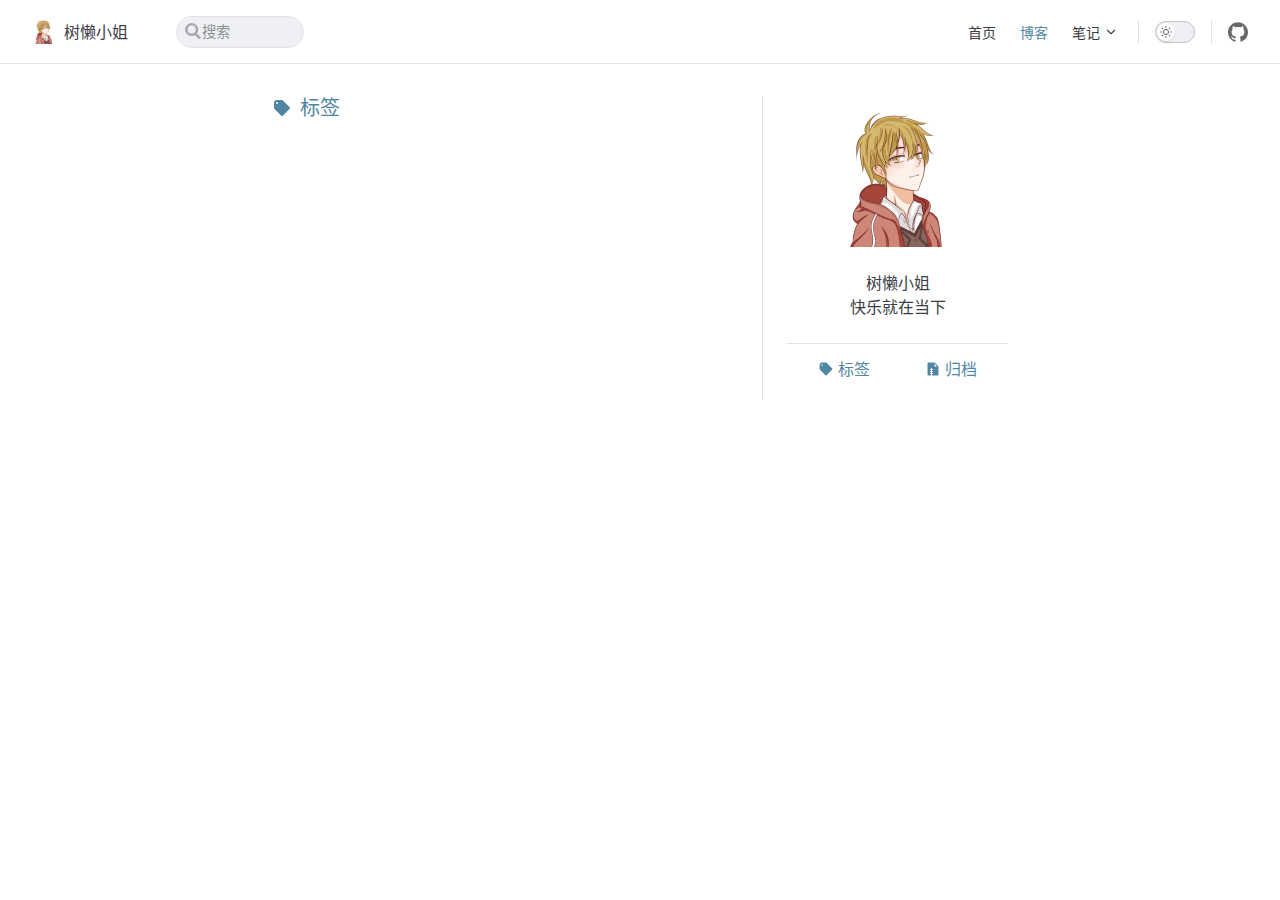
<file: blog/tags/index.html>
<!doctype html><html lang="zh-CN"><head><meta charset="utf-8" /><meta name="viewport" content="width=device-width,initial-scale=1" /><meta name="generator" content="VuePress 2.0.0-rc.2" /><meta name="theme" content="VuePress Theme Plume 1.0.0-rc.30" /><script>;(function () {const um = localStorage.getItem('vuepress-theme-appearance');const sm =window.matchMedia &&window.matchMedia('(prefers-color-scheme: dark)').matches;if (um === 'dark' || (um !== 'light' && sm)) {document.documentElement.classList.add('dark');}})();</script><link rel="icon" type="image/png" sizes="32x32" href="/favicon-32x32.png"><link rel="icon" type="image/png" sizes="16x16" href="/favicon-16x16.png"><link rel="apple-touch-icon" sizes="180x180" href="/apple-touch-icon.png"><link rel="mask-icon" href="/safari-pinned-tab.svg" color="#5bbad5"><meta name="keywords" content="sloth,前端,front-end"><meta http-equiv="X-UA-Compatible" content="IE=edg"><meta name="msapplication-TileColor" content="#da532c"><meta name="theme-color" content="#ffffff"><meta name="msvalidate.01" content="F93FF013B8AA2553779A91388C14A0F7"><meta name="google-site-verification" content="X5YSaTDn-pKqQBUKD_05_dQcxVItzEq7Rlbg2ZEU7AM"><title>树懒小姐</title><meta name="description" content="热爱生活"><link rel="preload" href="/assets/style-694M4gHG.css" as="style"><link rel="stylesheet" href="/assets/style-694M4gHG.css"><link rel="modulepreload" href="/assets/app-EcasogRr.js"><link rel="modulepreload" href="/assets/index.html-MlJVz9vk.js"><link rel="modulepreload" href="/assets/index.html-shsd1Dsc.js"><link rel="prefetch" href="/assets/index.html-Bv2x0Vge.js" as="script"><link rel="prefetch" href="/assets/index.html-bSVYER-H.js" as="script"><link rel="prefetch" href="/assets/index.html-YGI5Zcvn.js" as="script"><link rel="prefetch" href="/assets/index.html-A7CIhIg7.js" as="script"><link rel="prefetch" href="/assets/index.html-hiZHP_y5.js" as="script"><link rel="prefetch" href="/assets/index.html-D9nDuKQB.js" as="script"><link rel="prefetch" href="/assets/index.html-el-iPAPJ.js" as="script"><link rel="prefetch" href="/assets/index.html-el-iPAPJ.js" as="script"><link rel="prefetch" href="/assets/index.html-x35hpJ4S.js" as="script"><link rel="prefetch" href="/assets/index.html-qGhE8aZC.js" as="script"><link rel="prefetch" href="/assets/index.html-ENBWD4Gj.js" as="script"><link rel="prefetch" href="/assets/404.html-7ta4WqYV.js" as="script"><link rel="prefetch" href="/assets/index.html-Byh7ADQW.js" as="script"><link rel="prefetch" href="/assets/index.html-ihcnx7iH.js" as="script"><link rel="prefetch" href="/assets/index.html-I7yV5Kgz.js" as="script"><link rel="prefetch" href="/assets/index.html-_X5mdigo.js" as="script"><link rel="prefetch" href="/assets/index.html-IxKpUgVZ.js" as="script"><link rel="prefetch" href="/assets/index.html-5BHei7Vj.js" as="script"><link rel="prefetch" href="/assets/index.html-NlfdPK-X.js" as="script"><link rel="prefetch" href="/assets/index.html-0PHP6SMr.js" as="script"><link rel="prefetch" href="/assets/index.html-D-PfKw6v.js" as="script"><link rel="prefetch" href="/assets/index.html-D-PfKw6v.js" as="script"><link rel="prefetch" href="/assets/index.html-40gNPfdH.js" as="script"><link rel="prefetch" href="/assets/index.html-xYjxO80p.js" as="script"><link rel="prefetch" href="/assets/index.html-tG1LUX91.js" as="script"><link rel="prefetch" href="/assets/404.html-0ifwzuMQ.js" as="script"><link rel="prefetch" href="/assets/index.html-gmdIsITq.js" as="script"><link rel="prefetch" href="/assets/index.html-dSHTL8yH.js" as="script"></head><body><div id="app"><!--[--><div class="theme-plume" data-v-d7528ad9><!--[--><span tabindex="-1" data-v-9f369b67></span><a href="#LayoutContent" class="skip-link visually-hidden" data-v-9f369b67> Skip to content </a><!--]--><!----><div class="nav-wrapper fixed" data-v-d7528ad9 data-v-00158941><div class="navbar-wrapper" data-v-00158941 data-v-7c5328be><div class="container" data-v-7c5328be><div class="title" data-v-7c5328be><div class="navbar-title" data-v-7c5328be data-v-aa34b388><a class="auto-link link title" href="/" data-v-aa34b388 data-v-61af7ba9><!--[--><!--[--><!--[--><!--[--><img class="plume-image dark logo" src="/images/blogger-fav.png" alt data-v-6888f7b8><!--]--><!--[--><img class="plume-image light logo" src="/images/blogger-fav.png" alt data-v-6888f7b8><!--]--><!--]--><!--]--> 树懒小姐<!--]--><!----></a></div></div><div class="content" data-v-7c5328be><div class="curtain" data-v-7c5328be></div><div class="content-body" data-v-7c5328be><div class="navbar-search search" data-v-7c5328be><form class="search-box" role="search"><input type="search" placeholder="搜索" autocomplete="off" spellcheck="false" value><!----></form></div><nav aria-labelledby="main-nav-aria-label" class="navbar-menu menu" data-v-7c5328be data-v-781e309b><span id="main-nav-aria-label" class="visually-hidden" data-v-781e309b>Main Navigation</span><!--[--><!--[--><a class="auto-link link navbar-menu-link" href="/" data-v-781e309b data-v-97857e29 data-v-61af7ba9><!--[--><!----><i data-v-97857e29>首页</i><!--]--><!----></a><!--]--><!--[--><a class="auto-link link navbar-menu-link active" href="/blog/" data-v-781e309b data-v-97857e29 data-v-61af7ba9><!--[--><!----><i data-v-97857e29>博客</i><!--]--><!----></a><!--]--><!--[--><div class="flyout-wrapper navbar-menu-group" data-v-781e309b data-v-1ed8cbd0><button type="button" class="button" aria-haspopup="true" aria-expanded="false" data-v-1ed8cbd0><span class="text" data-v-1ed8cbd0><!----><!----> 笔记 <svg xmlns="http://www.w3.org/2000/svg" aria-hidden="true" focusable="false" viewbox="0 0 24 24" class="text-icon" data-v-1ed8cbd0><path d="M12,16c-0.3,0-0.5-0.1-0.7-0.3l-6-6c-0.4-0.4-0.4-1,0-1.4s1-0.4,1.4,0l5.3,5.3l5.3-5.3c0.4-0.4,1-0.4,1.4,0s0.4,1,0,1.4l-6,6C12.5,15.9,12.3,16,12,16z"></path></svg></span></button><div class="menu" data-v-1ed8cbd0><div class="menu-wrapper" data-v-1ed8cbd0 data-v-476664f4><div class="items" data-v-476664f4><!--[--><!--[--><div class="menu-link" data-v-476664f4 data-v-a3b0fc4e><a class="auto-link link" href="/note/leetcode/" data-v-a3b0fc4e data-v-61af7ba9><!--[--><!----><i data-v-a3b0fc4e>Leetcode算法</i><!--]--><!----></a></div><!--]--><!--]--></div><!--[--><!--]--></div></div></div><!--]--><!--]--></nav><!----><div class="navbar-appearance appearance" data-v-7c5328be data-v-d28bca04><button class="switch-wrapper switch-appearance" type="button" role="switch" aria-label="toggle dark mode" aria-checked="false" data-v-d28bca04 data-v-b8c029d7 data-v-3c83eaa2><span class="check" data-v-3c83eaa2><span class="icon" data-v-3c83eaa2><!--[--><svg xmlns="http://www.w3.org/2000/svg" aria-hidden="true" focusable="false" viewbox="0 0 24 24" class="sun" data-v-b8c029d7><path d="M12,18c-3.3,0-6-2.7-6-6s2.7-6,6-6s6,2.7,6,6S15.3,18,12,18zM12,8c-2.2,0-4,1.8-4,4c0,2.2,1.8,4,4,4c2.2,0,4-1.8,4-4C16,9.8,14.2,8,12,8z"></path><path d="M12,4c-0.6,0-1-0.4-1-1V1c0-0.6,0.4-1,1-1s1,0.4,1,1v2C13,3.6,12.6,4,12,4z"></path><path d="M12,24c-0.6,0-1-0.4-1-1v-2c0-0.6,0.4-1,1-1s1,0.4,1,1v2C13,23.6,12.6,24,12,24z"></path><path d="M5.6,6.6c-0.3,0-0.5-0.1-0.7-0.3L3.5,4.9c-0.4-0.4-0.4-1,0-1.4s1-0.4,1.4,0l1.4,1.4c0.4,0.4,0.4,1,0,1.4C6.2,6.5,5.9,6.6,5.6,6.6z"></path><path d="M19.8,20.8c-0.3,0-0.5-0.1-0.7-0.3l-1.4-1.4c-0.4-0.4-0.4-1,0-1.4s1-0.4,1.4,0l1.4,1.4c0.4,0.4,0.4,1,0,1.4C20.3,20.7,20,20.8,19.8,20.8z"></path><path d="M3,13H1c-0.6,0-1-0.4-1-1s0.4-1,1-1h2c0.6,0,1,0.4,1,1S3.6,13,3,13z"></path><path d="M23,13h-2c-0.6,0-1-0.4-1-1s0.4-1,1-1h2c0.6,0,1,0.4,1,1S23.6,13,23,13z"></path><path d="M4.2,20.8c-0.3,0-0.5-0.1-0.7-0.3c-0.4-0.4-0.4-1,0-1.4l1.4-1.4c0.4-0.4,1-0.4,1.4,0s0.4,1,0,1.4l-1.4,1.4C4.7,20.7,4.5,20.8,4.2,20.8z"></path><path d="M18.4,6.6c-0.3,0-0.5-0.1-0.7-0.3c-0.4-0.4-0.4-1,0-1.4l1.4-1.4c0.4-0.4,1-0.4,1.4,0s0.4,1,0,1.4l-1.4,1.4C18.9,6.5,18.6,6.6,18.4,6.6z"></path></svg><svg xmlns="http://www.w3.org/2000/svg" aria-hidden="true" focusable="false" viewbox="0 0 24 24" class="moon" data-v-b8c029d7><path d="M12.1,22c-0.3,0-0.6,0-0.9,0c-5.5-0.5-9.5-5.4-9-10.9c0.4-4.8,4.2-8.6,9-9c0.4,0,0.8,0.2,1,0.5c0.2,0.3,0.2,0.8-0.1,1.1c-2,2.7-1.4,6.4,1.3,8.4c2.1,1.6,5,1.6,7.1,0c0.3-0.2,0.7-0.3,1.1-0.1c0.3,0.2,0.5,0.6,0.5,1c-0.2,2.7-1.5,5.1-3.6,6.8C16.6,21.2,14.4,22,12.1,22zM9.3,4.4c-2.9,1-5,3.6-5.2,6.8c-0.4,4.4,2.8,8.3,7.2,8.7c2.1,0.2,4.2-0.4,5.8-1.8c1.1-0.9,1.9-2.1,2.4-3.4c-2.5,0.9-5.3,0.5-7.5-1.1C9.2,11.4,8.1,7.7,9.3,4.4z"></path></svg><!--]--></span></span></button></div><div class="social-links navbar-social-links social-links" data-v-7c5328be data-v-1a16ae86 data-v-9cc2f7d3><!--[--><a class="social-link" href="https://github.com/s6-ht" target="_blank" rel="noopener" data-v-9cc2f7d3 data-v-cef692d5><svg role="img" viewBox="0 0 24 24" xmlns="http://www.w3.org/2000/svg"><title>GitHub</title><path d="M12 .297c-6.63 0-12 5.373-12 12 0 5.303 3.438 9.8 8.205 11.385.6.113.82-.258.82-.577 0-.285-.01-1.04-.015-2.04-3.338.724-4.042-1.61-4.042-1.61C4.422 18.07 3.633 17.7 3.633 17.7c-1.087-.744.084-.729.084-.729 1.205.084 1.838 1.236 1.838 1.236 1.07 1.835 2.809 1.305 3.495.998.108-.776.417-1.305.76-1.605-2.665-.3-5.466-1.332-5.466-5.93 0-1.31.465-2.38 1.235-3.22-.135-.303-.54-1.523.105-3.176 0 0 1.005-.322 3.3 1.23.96-.267 1.98-.399 3-.405 1.02.006 2.04.138 3 .405 2.28-1.552 3.285-1.23 3.285-1.23.645 1.653.24 2.873.12 3.176.765.84 1.23 1.91 1.23 3.22 0 4.61-2.805 5.625-5.475 5.92.42.36.81 1.096.81 2.22 0 1.606-.015 2.896-.015 3.286 0 .315.21.69.825.57C20.565 22.092 24 17.592 24 12.297c0-6.627-5.373-12-12-12"/></svg></a><!--]--></div><div class="flyout-wrapper navbar-extra extra" data-v-7c5328be data-v-2b2131b7 data-v-1ed8cbd0><button type="button" class="button" aria-haspopup="true" aria-expanded="false" aria-label="extra navigation" data-v-1ed8cbd0><svg xmlns="http://www.w3.org/2000/svg" aria-hidden="true" focusable="false" viewbox="0 0 24 24" class="icon" data-v-1ed8cbd0><circle cx="12" cy="12" r="2"></circle><circle cx="19" cy="12" r="2"></circle><circle cx="5" cy="12" r="2"></circle></svg></button><div class="menu" data-v-1ed8cbd0><div class="menu-wrapper" data-v-1ed8cbd0 data-v-476664f4><!----><!--[--><!--[--><!----><div class="group" data-v-2b2131b7><div class="item appearance" data-v-2b2131b7><p class="label" data-v-2b2131b7> Appearance </p><div class="appearance-action" data-v-2b2131b7><button class="switch-wrapper switch-appearance" type="button" role="switch" aria-label="toggle dark mode" aria-checked="false" data-v-2b2131b7 data-v-b8c029d7 data-v-3c83eaa2><span class="check" data-v-3c83eaa2><span class="icon" data-v-3c83eaa2><!--[--><svg xmlns="http://www.w3.org/2000/svg" aria-hidden="true" focusable="false" viewbox="0 0 24 24" class="sun" data-v-b8c029d7><path d="M12,18c-3.3,0-6-2.7-6-6s2.7-6,6-6s6,2.7,6,6S15.3,18,12,18zM12,8c-2.2,0-4,1.8-4,4c0,2.2,1.8,4,4,4c2.2,0,4-1.8,4-4C16,9.8,14.2,8,12,8z"></path><path d="M12,4c-0.6,0-1-0.4-1-1V1c0-0.6,0.4-1,1-1s1,0.4,1,1v2C13,3.6,12.6,4,12,4z"></path><path d="M12,24c-0.6,0-1-0.4-1-1v-2c0-0.6,0.4-1,1-1s1,0.4,1,1v2C13,23.6,12.6,24,12,24z"></path><path d="M5.6,6.6c-0.3,0-0.5-0.1-0.7-0.3L3.5,4.9c-0.4-0.4-0.4-1,0-1.4s1-0.4,1.4,0l1.4,1.4c0.4,0.4,0.4,1,0,1.4C6.2,6.5,5.9,6.6,5.6,6.6z"></path><path d="M19.8,20.8c-0.3,0-0.5-0.1-0.7-0.3l-1.4-1.4c-0.4-0.4-0.4-1,0-1.4s1-0.4,1.4,0l1.4,1.4c0.4,0.4,0.4,1,0,1.4C20.3,20.7,20,20.8,19.8,20.8z"></path><path d="M3,13H1c-0.6,0-1-0.4-1-1s0.4-1,1-1h2c0.6,0,1,0.4,1,1S3.6,13,3,13z"></path><path d="M23,13h-2c-0.6,0-1-0.4-1-1s0.4-1,1-1h2c0.6,0,1,0.4,1,1S23.6,13,23,13z"></path><path d="M4.2,20.8c-0.3,0-0.5-0.1-0.7-0.3c-0.4-0.4-0.4-1,0-1.4l1.4-1.4c0.4-0.4,1-0.4,1.4,0s0.4,1,0,1.4l-1.4,1.4C4.7,20.7,4.5,20.8,4.2,20.8z"></path><path d="M18.4,6.6c-0.3,0-0.5-0.1-0.7-0.3c-0.4-0.4-0.4-1,0-1.4l1.4-1.4c0.4-0.4,1-0.4,1.4,0s0.4,1,0,1.4l-1.4,1.4C18.9,6.5,18.6,6.6,18.4,6.6z"></path></svg><svg xmlns="http://www.w3.org/2000/svg" aria-hidden="true" focusable="false" viewbox="0 0 24 24" class="moon" data-v-b8c029d7><path d="M12.1,22c-0.3,0-0.6,0-0.9,0c-5.5-0.5-9.5-5.4-9-10.9c0.4-4.8,4.2-8.6,9-9c0.4,0,0.8,0.2,1,0.5c0.2,0.3,0.2,0.8-0.1,1.1c-2,2.7-1.4,6.4,1.3,8.4c2.1,1.6,5,1.6,7.1,0c0.3-0.2,0.7-0.3,1.1-0.1c0.3,0.2,0.5,0.6,0.5,1c-0.2,2.7-1.5,5.1-3.6,6.8C16.6,21.2,14.4,22,12.1,22zM9.3,4.4c-2.9,1-5,3.6-5.2,6.8c-0.4,4.4,2.8,8.3,7.2,8.7c2.1,0.2,4.2-0.4,5.8-1.8c1.1-0.9,1.9-2.1,2.4-3.4c-2.5,0.9-5.3,0.5-7.5-1.1C9.2,11.4,8.1,7.7,9.3,4.4z"></path></svg><!--]--></span></span></button></div></div></div><div class="group" data-v-2b2131b7><div class="item social-links" data-v-2b2131b7><div class="social-links social-links-list" data-v-2b2131b7 data-v-9cc2f7d3><!--[--><a class="social-link" href="https://github.com/s6-ht" target="_blank" rel="noopener" data-v-9cc2f7d3 data-v-cef692d5><svg role="img" viewBox="0 0 24 24" xmlns="http://www.w3.org/2000/svg"><title>GitHub</title><path d="M12 .297c-6.63 0-12 5.373-12 12 0 5.303 3.438 9.8 8.205 11.385.6.113.82-.258.82-.577 0-.285-.01-1.04-.015-2.04-3.338.724-4.042-1.61-4.042-1.61C4.422 18.07 3.633 17.7 3.633 17.7c-1.087-.744.084-.729.084-.729 1.205.084 1.838 1.236 1.838 1.236 1.07 1.835 2.809 1.305 3.495.998.108-.776.417-1.305.76-1.605-2.665-.3-5.466-1.332-5.466-5.93 0-1.31.465-2.38 1.235-3.22-.135-.303-.54-1.523.105-3.176 0 0 1.005-.322 3.3 1.23.96-.267 1.98-.399 3-.405 1.02.006 2.04.138 3 .405 2.28-1.552 3.285-1.23 3.285-1.23.645 1.653.24 2.873.12 3.176.765.84 1.23 1.91 1.23 3.22 0 4.61-2.805 5.625-5.475 5.92.42.36.81 1.096.81 2.22 0 1.606-.015 2.896-.015 3.286 0 .315.21.69.825.57C20.565 22.092 24 17.592 24 12.297c0-6.627-5.373-12-12-12"/></svg></a><!--]--></div></div></div><!--]--><!--]--></div></div></div><button type="button" class="navbar-hamburger hamburger" aria-label="mobile navigation" aria-expanded="false" aria-controls="nav-screen" data-v-7c5328be data-v-3b11eef4><span class="container" data-v-3b11eef4><span class="top" data-v-3b11eef4></span><span class="middle" data-v-3b11eef4></span><span class="bottom" data-v-3b11eef4></span></span></button></div></div></div></div><!----></div><!----><!----><div id="LayoutContent" class="layout-content" data-v-d7528ad9 data-v-92542c65><!--[--><div class="blog-wrapper" data-v-d7528ad9 data-v-8622a834><!----><div class="tags-wrapper" data-v-8622a834 data-v-edfc723d><h2 class="tags-title" data-v-edfc723d><svg xmlns="http://www.w3.org/2000/svg" viewbox="0 0 20 20" class="icon" data-v-edfc723d><g fill="currentColor"><path fill-rule="evenodd" clip-rule="evenodd" d="M17.707 9.293a1 1 0 010 1.414l-7 7a1 1 0 01-1.414 0l-7-7A.997.997 0 012 10V5a3 3 0 013-3h5c.256 0 .512.098.707.293l7 7zM5 6a1 1 0 100-2 1 1 0 000 2z"></path></g></svg><span data-v-edfc723d>标签</span></h2><div class="tags" data-v-edfc723d><!--[--><!--]--></div><!----><!----></div><!----><div class="blog-aside-wrapper" data-v-8622a834 data-v-c82ead98><div class="avatar-profile" data-v-c82ead98><p data-v-c82ead98><img src="/images/blogger-fav.png" alt="树懒小姐" data-v-c82ead98></p><div data-v-c82ead98><h3 data-v-c82ead98>树懒小姐</h3><p data-v-c82ead98>快乐就在当下</p></div></div><div class="blog-nav" data-v-c82ead98><a class="auto-link link nav-link" href="/blog/tags/" data-v-c82ead98 data-v-61af7ba9><!--[--><svg xmlns="http://www.w3.org/2000/svg" viewbox="0 0 20 20" class="icon" data-v-c82ead98><g fill="currentColor"><path fill-rule="evenodd" clip-rule="evenodd" d="M17.707 9.293a1 1 0 010 1.414l-7 7a1 1 0 01-1.414 0l-7-7A.997.997 0 012 10V5a3 3 0 013-3h5c.256 0 .512.098.707.293l7 7zM5 6a1 1 0 100-2 1 1 0 000 2z"></path></g></svg><span data-v-c82ead98>标签</span><!--]--><!----></a><a class="auto-link link nav-link" href="/blog/archives/" data-v-c82ead98 data-v-61af7ba9><!--[--><svg xmlns="http://www.w3.org/2000/svg" width="256" height="256" viewbox="0 0 256 256" class="icon" data-v-c82ead98><path fill="currentColor" d="m213.66 82.34l-56-56A8 8 0 0 0 152 24H56a16 16 0 0 0-16 16v176a16 16 0 0 0 16 16h36a4 4 0 0 0 4-4v-20h-7.73a8.17 8.17 0 0 1-8.27-7.47a8 8 0 0 1 8-8.53h8v-16h-7.73a8.17 8.17 0 0 1-8.27-7.47a8 8 0 0 1 8-8.53h8v-16h-7.73a8.17 8.17 0 0 1-8.27-7.47a8 8 0 0 1 8-8.53h8v-7.73a8.18 8.18 0 0 1 7.47-8.25a8 8 0 0 1 8.53 8v8h7.73a8.17 8.17 0 0 1 8.25 7.47a8 8 0 0 1-8 8.53h-8v16h7.73a8.17 8.17 0 0 1 8.25 7.47a8 8 0 0 1-8 8.53h-8v16h7.73a8.17 8.17 0 0 1 8.25 7.47a8 8 0 0 1-8 8.53h-8v20a4 4 0 0 0 4 4h84a16 16 0 0 0 16-16V88a8 8 0 0 0-2.28-5.66M152 88V44l44 44Z"></path></svg><span data-v-c82ead98>归档</span><!--]--><!----></a></div></div><!--[--><div class="blog-extract" data-v-21b92da4><svg xmlns="http://www.w3.org/2000/svg" width="24" height="24" viewbox="0 0 24 24" class="icon" data-v-21b92da4><path fill="currentColor" d="M22 3H5a2 2 0 0 0-2 2v4h2V5h17v14H5v-4H3v4a2 2 0 0 0 2 2h17a2 2 0 0 0 2-2V5a2 2 0 0 0-2-2M7 15v-2H0v-2h7V9l4 3zm13-2h-7v-2h7zm0-4h-7V7h7zm-3 8h-4v-2h4z"></path></svg></div><div style="display:none;" class="blog-modal" data-v-21b92da4><div class="blog-modal-container" data-v-21b92da4><div class="avatar-profile" data-v-21b92da4><p class="avatar" data-v-21b92da4><img src="/images/blogger-fav.png" alt="树懒小姐" data-v-21b92da4></p><div data-v-21b92da4><h3 data-v-21b92da4>树懒小姐</h3><p class="desc" data-v-21b92da4>快乐就在当下</p></div></div><div class="blog-nav" data-v-21b92da4><a class="auto-link link nav-link" href="/blog/tags/" data-v-21b92da4 data-v-61af7ba9><!--[--><svg xmlns="http://www.w3.org/2000/svg" viewbox="0 0 20 20" class="icon" data-v-21b92da4><g fill="currentColor"><path fill-rule="evenodd" clip-rule="evenodd" d="M17.707 9.293a1 1 0 010 1.414l-7 7a1 1 0 01-1.414 0l-7-7A.997.997 0 012 10V5a3 3 0 013-3h5c.256 0 .512.098.707.293l7 7zM5 6a1 1 0 100-2 1 1 0 000 2z"></path></g></svg><span data-v-21b92da4>标签</span><!--]--><!----></a><a class="auto-link link nav-link" href="/blog/archives/" data-v-21b92da4 data-v-61af7ba9><!--[--><svg xmlns="http://www.w3.org/2000/svg" width="256" height="256" viewbox="0 0 256 256" class="icon" data-v-21b92da4><path fill="currentColor" d="m213.66 82.34l-56-56A8 8 0 0 0 152 24H56a16 16 0 0 0-16 16v176a16 16 0 0 0 16 16h36a4 4 0 0 0 4-4v-20h-7.73a8.17 8.17 0 0 1-8.27-7.47a8 8 0 0 1 8-8.53h8v-16h-7.73a8.17 8.17 0 0 1-8.27-7.47a8 8 0 0 1 8-8.53h8v-16h-7.73a8.17 8.17 0 0 1-8.27-7.47a8 8 0 0 1 8-8.53h8v-7.73a8.18 8.18 0 0 1 7.47-8.25a8 8 0 0 1 8.53 8v8h7.73a8.17 8.17 0 0 1 8.25 7.47a8 8 0 0 1-8 8.53h-8v16h7.73a8.17 8.17 0 0 1 8.25 7.47a8 8 0 0 1-8 8.53h-8v16h7.73a8.17 8.17 0 0 1 8.25 7.47a8 8 0 0 1-8 8.53h-8v20a4 4 0 0 0 4 4h84a16 16 0 0 0 16-16V88a8 8 0 0 0-2.28-5.66M152 88V44l44 44Z"></path></svg><span data-v-21b92da4>归档</span><!--]--><!----></a></div></div></div><!--]--></div><button style="display:none;" type="button" class="back-to-top-button" aria-label="back to top" data-v-d7528ad9 data-v-c476fb55><span class="percent" data-v-c476fb55>0%</span><svg xmlns="http://www.w3.org/2000/svg" width="48" height="48" viewbox="0 0 48 48" class="icon show" data-v-c476fb55><path fill="none" stroke="currentColor" stroke-linecap="round" stroke-linejoin="round" stroke-width="4" d="M24.008 14.1V42M12 26l12-12l12 12M12 6h24"></path></svg><svg aria-hidden="true" data-v-c476fb55><circle cx="50%" cy="50%" style="stroke-dasharray:calc(0% - 12.566370614359172px) calc(314.1592653589793% - 12.566370614359172px);" data-v-c476fb55></circle></svg></button><!----><!--]--></div></div><!--]--></div><script type="module" src="/assets/app-EcasogRr.js" defer></script></body></html>
</file>
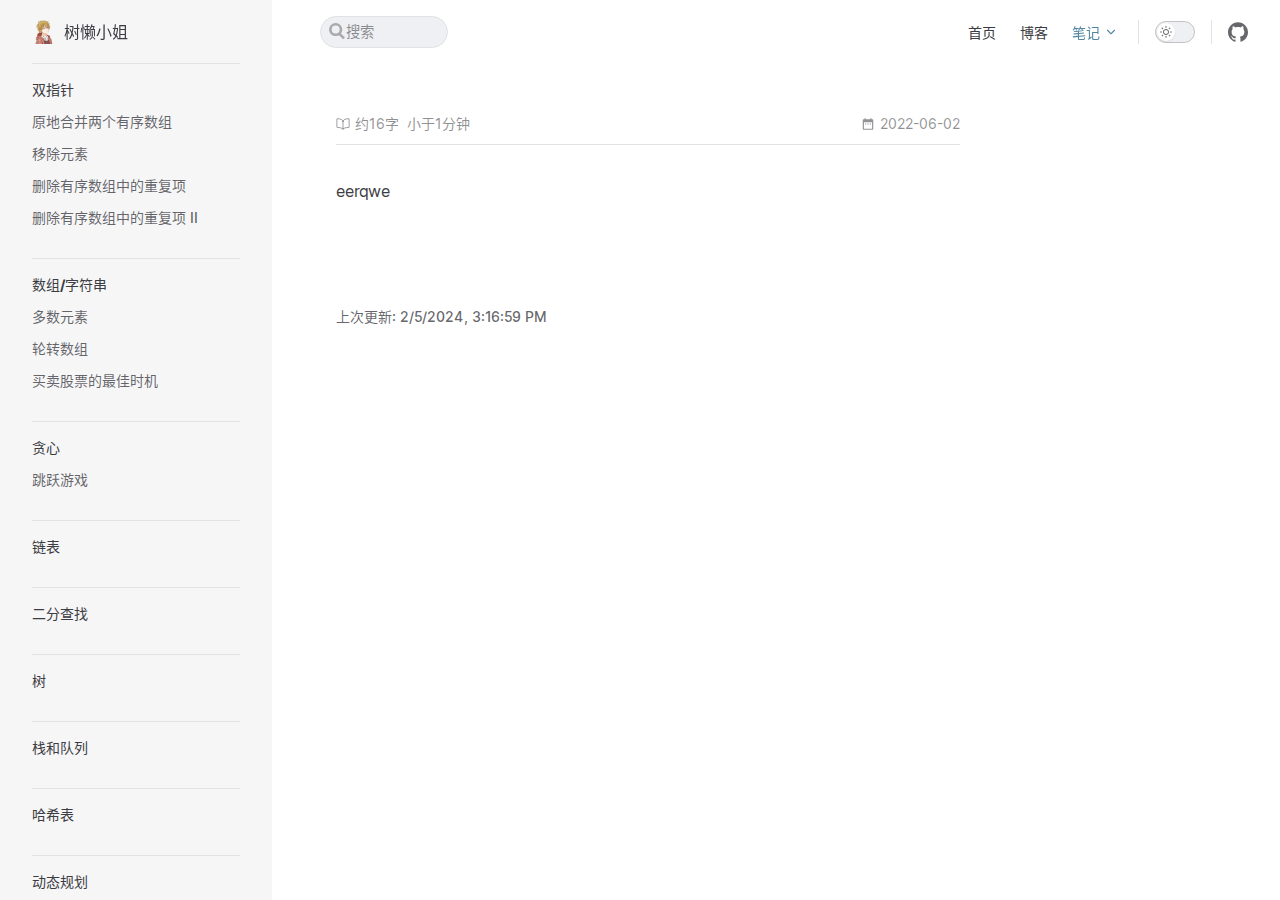
<file: note/leetcode/index.html>
<!doctype html><html lang="zh-CN"><head><meta charset="utf-8" /><meta name="viewport" content="width=device-width,initial-scale=1" /><meta name="generator" content="VuePress 2.0.0-rc.2" /><meta name="theme" content="VuePress Theme Plume 1.0.0-rc.30" /><script>;(function () {const um = localStorage.getItem('vuepress-theme-appearance');const sm =window.matchMedia &&window.matchMedia('(prefers-color-scheme: dark)').matches;if (um === 'dark' || (um !== 'light' && sm)) {document.documentElement.classList.add('dark');}})();</script><link rel="icon" type="image/png" sizes="32x32" href="/favicon-32x32.png"><link rel="icon" type="image/png" sizes="16x16" href="/favicon-16x16.png"><link rel="apple-touch-icon" sizes="180x180" href="/apple-touch-icon.png"><link rel="mask-icon" href="/safari-pinned-tab.svg" color="#5bbad5"><meta name="keywords" content="sloth,前端,front-end"><meta http-equiv="X-UA-Compatible" content="IE=edg"><meta name="msapplication-TileColor" content="#da532c"><meta name="theme-color" content="#ffffff"><meta name="msvalidate.01" content="F93FF013B8AA2553779A91388C14A0F7"><meta name="google-site-verification" content="X5YSaTDn-pKqQBUKD_05_dQcxVItzEq7Rlbg2ZEU7AM"><title>算法 | 树懒小姐</title><meta name="description" content="热爱生活"><link rel="preload" href="/assets/style-694M4gHG.css" as="style"><link rel="stylesheet" href="/assets/style-694M4gHG.css"><link rel="modulepreload" href="/assets/app-EcasogRr.js"><link rel="modulepreload" href="/assets/index.html-_X5mdigo.js"><link rel="modulepreload" href="/assets/index.html-bSVYER-H.js"><link rel="prefetch" href="/assets/index.html-Bv2x0Vge.js" as="script"><link rel="prefetch" href="/assets/index.html-YGI5Zcvn.js" as="script"><link rel="prefetch" href="/assets/index.html-A7CIhIg7.js" as="script"><link rel="prefetch" href="/assets/index.html-hiZHP_y5.js" as="script"><link rel="prefetch" href="/assets/index.html-D9nDuKQB.js" as="script"><link rel="prefetch" href="/assets/index.html-el-iPAPJ.js" as="script"><link rel="prefetch" href="/assets/index.html-el-iPAPJ.js" as="script"><link rel="prefetch" href="/assets/index.html-x35hpJ4S.js" as="script"><link rel="prefetch" href="/assets/index.html-qGhE8aZC.js" as="script"><link rel="prefetch" href="/assets/index.html-ENBWD4Gj.js" as="script"><link rel="prefetch" href="/assets/404.html-7ta4WqYV.js" as="script"><link rel="prefetch" href="/assets/index.html-Byh7ADQW.js" as="script"><link rel="prefetch" href="/assets/index.html-MlJVz9vk.js" as="script"><link rel="prefetch" href="/assets/index.html-ihcnx7iH.js" as="script"><link rel="prefetch" href="/assets/index.html-I7yV5Kgz.js" as="script"><link rel="prefetch" href="/assets/index.html-IxKpUgVZ.js" as="script"><link rel="prefetch" href="/assets/index.html-5BHei7Vj.js" as="script"><link rel="prefetch" href="/assets/index.html-NlfdPK-X.js" as="script"><link rel="prefetch" href="/assets/index.html-0PHP6SMr.js" as="script"><link rel="prefetch" href="/assets/index.html-D-PfKw6v.js" as="script"><link rel="prefetch" href="/assets/index.html-D-PfKw6v.js" as="script"><link rel="prefetch" href="/assets/index.html-40gNPfdH.js" as="script"><link rel="prefetch" href="/assets/index.html-xYjxO80p.js" as="script"><link rel="prefetch" href="/assets/index.html-tG1LUX91.js" as="script"><link rel="prefetch" href="/assets/404.html-0ifwzuMQ.js" as="script"><link rel="prefetch" href="/assets/index.html-gmdIsITq.js" as="script"><link rel="prefetch" href="/assets/index.html-shsd1Dsc.js" as="script"><link rel="prefetch" href="/assets/index.html-dSHTL8yH.js" as="script"></head><body><div id="app"><!--[--><div class="theme-plume" data-v-d7528ad9><!--[--><span tabindex="-1" data-v-9f369b67></span><a href="#LayoutContent" class="skip-link visually-hidden" data-v-9f369b67> Skip to content </a><!--]--><!----><div class="nav-wrapper" data-v-d7528ad9 data-v-00158941><div class="navbar-wrapper has-sidebar" data-v-00158941 data-v-7c5328be><div class="container" data-v-7c5328be><div class="title" data-v-7c5328be><div class="navbar-title has-sidebar" data-v-7c5328be data-v-aa34b388><a class="auto-link link title" href="/" data-v-aa34b388 data-v-61af7ba9><!--[--><!--[--><!--[--><!--[--><img class="plume-image dark logo" src="/images/blogger-fav.png" alt data-v-6888f7b8><!--]--><!--[--><img class="plume-image light logo" src="/images/blogger-fav.png" alt data-v-6888f7b8><!--]--><!--]--><!--]--> 树懒小姐<!--]--><!----></a></div></div><div class="content" data-v-7c5328be><div class="curtain" data-v-7c5328be></div><div class="content-body" data-v-7c5328be><div class="navbar-search search" data-v-7c5328be><form class="search-box" role="search"><input type="search" placeholder="搜索" autocomplete="off" spellcheck="false" value><!----></form></div><nav aria-labelledby="main-nav-aria-label" class="navbar-menu menu" data-v-7c5328be data-v-781e309b><span id="main-nav-aria-label" class="visually-hidden" data-v-781e309b>Main Navigation</span><!--[--><!--[--><a class="auto-link link navbar-menu-link" href="/" data-v-781e309b data-v-97857e29 data-v-61af7ba9><!--[--><!----><i data-v-97857e29>首页</i><!--]--><!----></a><!--]--><!--[--><a class="auto-link link navbar-menu-link" href="/blog/" data-v-781e309b data-v-97857e29 data-v-61af7ba9><!--[--><!----><i data-v-97857e29>博客</i><!--]--><!----></a><!--]--><!--[--><div class="flyout-wrapper navbar-menu-group active" data-v-781e309b data-v-1ed8cbd0><button type="button" class="button" aria-haspopup="true" aria-expanded="false" data-v-1ed8cbd0><span class="text" data-v-1ed8cbd0><!----><!----> 笔记 <svg xmlns="http://www.w3.org/2000/svg" aria-hidden="true" focusable="false" viewbox="0 0 24 24" class="text-icon" data-v-1ed8cbd0><path d="M12,16c-0.3,0-0.5-0.1-0.7-0.3l-6-6c-0.4-0.4-0.4-1,0-1.4s1-0.4,1.4,0l5.3,5.3l5.3-5.3c0.4-0.4,1-0.4,1.4,0s0.4,1,0,1.4l-6,6C12.5,15.9,12.3,16,12,16z"></path></svg></span></button><div class="menu" data-v-1ed8cbd0><div class="menu-wrapper" data-v-1ed8cbd0 data-v-476664f4><div class="items" data-v-476664f4><!--[--><!--[--><div class="menu-link" data-v-476664f4 data-v-a3b0fc4e><a class="auto-link link active" href="/note/leetcode/" data-v-a3b0fc4e data-v-61af7ba9><!--[--><!----><i data-v-a3b0fc4e>Leetcode算法</i><!--]--><!----></a></div><!--]--><!--]--></div><!--[--><!--]--></div></div></div><!--]--><!--]--></nav><!----><div class="navbar-appearance appearance" data-v-7c5328be data-v-d28bca04><button class="switch-wrapper switch-appearance" type="button" role="switch" aria-label="toggle dark mode" aria-checked="false" data-v-d28bca04 data-v-b8c029d7 data-v-3c83eaa2><span class="check" data-v-3c83eaa2><span class="icon" data-v-3c83eaa2><!--[--><svg xmlns="http://www.w3.org/2000/svg" aria-hidden="true" focusable="false" viewbox="0 0 24 24" class="sun" data-v-b8c029d7><path d="M12,18c-3.3,0-6-2.7-6-6s2.7-6,6-6s6,2.7,6,6S15.3,18,12,18zM12,8c-2.2,0-4,1.8-4,4c0,2.2,1.8,4,4,4c2.2,0,4-1.8,4-4C16,9.8,14.2,8,12,8z"></path><path d="M12,4c-0.6,0-1-0.4-1-1V1c0-0.6,0.4-1,1-1s1,0.4,1,1v2C13,3.6,12.6,4,12,4z"></path><path d="M12,24c-0.6,0-1-0.4-1-1v-2c0-0.6,0.4-1,1-1s1,0.4,1,1v2C13,23.6,12.6,24,12,24z"></path><path d="M5.6,6.6c-0.3,0-0.5-0.1-0.7-0.3L3.5,4.9c-0.4-0.4-0.4-1,0-1.4s1-0.4,1.4,0l1.4,1.4c0.4,0.4,0.4,1,0,1.4C6.2,6.5,5.9,6.6,5.6,6.6z"></path><path d="M19.8,20.8c-0.3,0-0.5-0.1-0.7-0.3l-1.4-1.4c-0.4-0.4-0.4-1,0-1.4s1-0.4,1.4,0l1.4,1.4c0.4,0.4,0.4,1,0,1.4C20.3,20.7,20,20.8,19.8,20.8z"></path><path d="M3,13H1c-0.6,0-1-0.4-1-1s0.4-1,1-1h2c0.6,0,1,0.4,1,1S3.6,13,3,13z"></path><path d="M23,13h-2c-0.6,0-1-0.4-1-1s0.4-1,1-1h2c0.6,0,1,0.4,1,1S23.6,13,23,13z"></path><path d="M4.2,20.8c-0.3,0-0.5-0.1-0.7-0.3c-0.4-0.4-0.4-1,0-1.4l1.4-1.4c0.4-0.4,1-0.4,1.4,0s0.4,1,0,1.4l-1.4,1.4C4.7,20.7,4.5,20.8,4.2,20.8z"></path><path d="M18.4,6.6c-0.3,0-0.5-0.1-0.7-0.3c-0.4-0.4-0.4-1,0-1.4l1.4-1.4c0.4-0.4,1-0.4,1.4,0s0.4,1,0,1.4l-1.4,1.4C18.9,6.5,18.6,6.6,18.4,6.6z"></path></svg><svg xmlns="http://www.w3.org/2000/svg" aria-hidden="true" focusable="false" viewbox="0 0 24 24" class="moon" data-v-b8c029d7><path d="M12.1,22c-0.3,0-0.6,0-0.9,0c-5.5-0.5-9.5-5.4-9-10.9c0.4-4.8,4.2-8.6,9-9c0.4,0,0.8,0.2,1,0.5c0.2,0.3,0.2,0.8-0.1,1.1c-2,2.7-1.4,6.4,1.3,8.4c2.1,1.6,5,1.6,7.1,0c0.3-0.2,0.7-0.3,1.1-0.1c0.3,0.2,0.5,0.6,0.5,1c-0.2,2.7-1.5,5.1-3.6,6.8C16.6,21.2,14.4,22,12.1,22zM9.3,4.4c-2.9,1-5,3.6-5.2,6.8c-0.4,4.4,2.8,8.3,7.2,8.7c2.1,0.2,4.2-0.4,5.8-1.8c1.1-0.9,1.9-2.1,2.4-3.4c-2.5,0.9-5.3,0.5-7.5-1.1C9.2,11.4,8.1,7.7,9.3,4.4z"></path></svg><!--]--></span></span></button></div><div class="social-links navbar-social-links social-links" data-v-7c5328be data-v-1a16ae86 data-v-9cc2f7d3><!--[--><a class="social-link" href="https://github.com/s6-ht" target="_blank" rel="noopener" data-v-9cc2f7d3 data-v-cef692d5><svg role="img" viewBox="0 0 24 24" xmlns="http://www.w3.org/2000/svg"><title>GitHub</title><path d="M12 .297c-6.63 0-12 5.373-12 12 0 5.303 3.438 9.8 8.205 11.385.6.113.82-.258.82-.577 0-.285-.01-1.04-.015-2.04-3.338.724-4.042-1.61-4.042-1.61C4.422 18.07 3.633 17.7 3.633 17.7c-1.087-.744.084-.729.084-.729 1.205.084 1.838 1.236 1.838 1.236 1.07 1.835 2.809 1.305 3.495.998.108-.776.417-1.305.76-1.605-2.665-.3-5.466-1.332-5.466-5.93 0-1.31.465-2.38 1.235-3.22-.135-.303-.54-1.523.105-3.176 0 0 1.005-.322 3.3 1.23.96-.267 1.98-.399 3-.405 1.02.006 2.04.138 3 .405 2.28-1.552 3.285-1.23 3.285-1.23.645 1.653.24 2.873.12 3.176.765.84 1.23 1.91 1.23 3.22 0 4.61-2.805 5.625-5.475 5.92.42.36.81 1.096.81 2.22 0 1.606-.015 2.896-.015 3.286 0 .315.21.69.825.57C20.565 22.092 24 17.592 24 12.297c0-6.627-5.373-12-12-12"/></svg></a><!--]--></div><div class="flyout-wrapper navbar-extra extra" data-v-7c5328be data-v-2b2131b7 data-v-1ed8cbd0><button type="button" class="button" aria-haspopup="true" aria-expanded="false" aria-label="extra navigation" data-v-1ed8cbd0><svg xmlns="http://www.w3.org/2000/svg" aria-hidden="true" focusable="false" viewbox="0 0 24 24" class="icon" data-v-1ed8cbd0><circle cx="12" cy="12" r="2"></circle><circle cx="19" cy="12" r="2"></circle><circle cx="5" cy="12" r="2"></circle></svg></button><div class="menu" data-v-1ed8cbd0><div class="menu-wrapper" data-v-1ed8cbd0 data-v-476664f4><!----><!--[--><!--[--><!----><div class="group" data-v-2b2131b7><div class="item appearance" data-v-2b2131b7><p class="label" data-v-2b2131b7> Appearance </p><div class="appearance-action" data-v-2b2131b7><button class="switch-wrapper switch-appearance" type="button" role="switch" aria-label="toggle dark mode" aria-checked="false" data-v-2b2131b7 data-v-b8c029d7 data-v-3c83eaa2><span class="check" data-v-3c83eaa2><span class="icon" data-v-3c83eaa2><!--[--><svg xmlns="http://www.w3.org/2000/svg" aria-hidden="true" focusable="false" viewbox="0 0 24 24" class="sun" data-v-b8c029d7><path d="M12,18c-3.3,0-6-2.7-6-6s2.7-6,6-6s6,2.7,6,6S15.3,18,12,18zM12,8c-2.2,0-4,1.8-4,4c0,2.2,1.8,4,4,4c2.2,0,4-1.8,4-4C16,9.8,14.2,8,12,8z"></path><path d="M12,4c-0.6,0-1-0.4-1-1V1c0-0.6,0.4-1,1-1s1,0.4,1,1v2C13,3.6,12.6,4,12,4z"></path><path d="M12,24c-0.6,0-1-0.4-1-1v-2c0-0.6,0.4-1,1-1s1,0.4,1,1v2C13,23.6,12.6,24,12,24z"></path><path d="M5.6,6.6c-0.3,0-0.5-0.1-0.7-0.3L3.5,4.9c-0.4-0.4-0.4-1,0-1.4s1-0.4,1.4,0l1.4,1.4c0.4,0.4,0.4,1,0,1.4C6.2,6.5,5.9,6.6,5.6,6.6z"></path><path d="M19.8,20.8c-0.3,0-0.5-0.1-0.7-0.3l-1.4-1.4c-0.4-0.4-0.4-1,0-1.4s1-0.4,1.4,0l1.4,1.4c0.4,0.4,0.4,1,0,1.4C20.3,20.7,20,20.8,19.8,20.8z"></path><path d="M3,13H1c-0.6,0-1-0.4-1-1s0.4-1,1-1h2c0.6,0,1,0.4,1,1S3.6,13,3,13z"></path><path d="M23,13h-2c-0.6,0-1-0.4-1-1s0.4-1,1-1h2c0.6,0,1,0.4,1,1S23.6,13,23,13z"></path><path d="M4.2,20.8c-0.3,0-0.5-0.1-0.7-0.3c-0.4-0.4-0.4-1,0-1.4l1.4-1.4c0.4-0.4,1-0.4,1.4,0s0.4,1,0,1.4l-1.4,1.4C4.7,20.7,4.5,20.8,4.2,20.8z"></path><path d="M18.4,6.6c-0.3,0-0.5-0.1-0.7-0.3c-0.4-0.4-0.4-1,0-1.4l1.4-1.4c0.4-0.4,1-0.4,1.4,0s0.4,1,0,1.4l-1.4,1.4C18.9,6.5,18.6,6.6,18.4,6.6z"></path></svg><svg xmlns="http://www.w3.org/2000/svg" aria-hidden="true" focusable="false" viewbox="0 0 24 24" class="moon" data-v-b8c029d7><path d="M12.1,22c-0.3,0-0.6,0-0.9,0c-5.5-0.5-9.5-5.4-9-10.9c0.4-4.8,4.2-8.6,9-9c0.4,0,0.8,0.2,1,0.5c0.2,0.3,0.2,0.8-0.1,1.1c-2,2.7-1.4,6.4,1.3,8.4c2.1,1.6,5,1.6,7.1,0c0.3-0.2,0.7-0.3,1.1-0.1c0.3,0.2,0.5,0.6,0.5,1c-0.2,2.7-1.5,5.1-3.6,6.8C16.6,21.2,14.4,22,12.1,22zM9.3,4.4c-2.9,1-5,3.6-5.2,6.8c-0.4,4.4,2.8,8.3,7.2,8.7c2.1,0.2,4.2-0.4,5.8-1.8c1.1-0.9,1.9-2.1,2.4-3.4c-2.5,0.9-5.3,0.5-7.5-1.1C9.2,11.4,8.1,7.7,9.3,4.4z"></path></svg><!--]--></span></span></button></div></div></div><div class="group" data-v-2b2131b7><div class="item social-links" data-v-2b2131b7><div class="social-links social-links-list" data-v-2b2131b7 data-v-9cc2f7d3><!--[--><a class="social-link" href="https://github.com/s6-ht" target="_blank" rel="noopener" data-v-9cc2f7d3 data-v-cef692d5><svg role="img" viewBox="0 0 24 24" xmlns="http://www.w3.org/2000/svg"><title>GitHub</title><path d="M12 .297c-6.63 0-12 5.373-12 12 0 5.303 3.438 9.8 8.205 11.385.6.113.82-.258.82-.577 0-.285-.01-1.04-.015-2.04-3.338.724-4.042-1.61-4.042-1.61C4.422 18.07 3.633 17.7 3.633 17.7c-1.087-.744.084-.729.084-.729 1.205.084 1.838 1.236 1.838 1.236 1.07 1.835 2.809 1.305 3.495.998.108-.776.417-1.305.76-1.605-2.665-.3-5.466-1.332-5.466-5.93 0-1.31.465-2.38 1.235-3.22-.135-.303-.54-1.523.105-3.176 0 0 1.005-.322 3.3 1.23.96-.267 1.98-.399 3-.405 1.02.006 2.04.138 3 .405 2.28-1.552 3.285-1.23 3.285-1.23.645 1.653.24 2.873.12 3.176.765.84 1.23 1.91 1.23 3.22 0 4.61-2.805 5.625-5.475 5.92.42.36.81 1.096.81 2.22 0 1.606-.015 2.896-.015 3.286 0 .315.21.69.825.57C20.565 22.092 24 17.592 24 12.297c0-6.627-5.373-12-12-12"/></svg></a><!--]--></div></div></div><!--]--><!--]--></div></div></div><button type="button" class="navbar-hamburger hamburger" aria-label="mobile navigation" aria-expanded="false" aria-controls="nav-screen" data-v-7c5328be data-v-3b11eef4><span class="container" data-v-3b11eef4><span class="top" data-v-3b11eef4></span><span class="middle" data-v-3b11eef4></span><span class="bottom" data-v-3b11eef4></span></span></button></div></div></div></div><!----></div><div class="local-nav reached-top" data-v-d7528ad9 data-v-455e7ef0><button class="menu" aria-expanded="false" aria-controls="SidebarNav" data-v-455e7ef0><svg xmlns="http://www.w3.org/2000/svg" aria-hidden="true" focusable="false" viewbox="0 0 24 24" class="menu-icon" data-v-455e7ef0><path d="M17,11H3c-0.6,0-1-0.4-1-1s0.4-1,1-1h14c0.6,0,1,0.4,1,1S17.6,11,17,11z"></path><path d="M21,7H3C2.4,7,2,6.6,2,6s0.4-1,1-1h18c0.6,0,1,0.4,1,1S21.6,7,21,7z"></path><path d="M21,15H3c-0.6,0-1-0.4-1-1s0.4-1,1-1h18c0.6,0,1,0.4,1,1S21.6,15,21,15z"></path><path d="M17,19H3c-0.6,0-1-0.4-1-1s0.4-1,1-1h14c0.6,0,1,0.4,1,1S17.6,19,17,19z"></path></svg><span class="menu-text" data-v-455e7ef0>Menu</span></button><div class="local-nav-outline-dropdown" style="--vp-vh:0px;" data-v-455e7ef0 data-v-f31d3715><button data-v-f31d3715>返回顶部</button><!----></div></div><aside class="sidebar-wrapper" data-v-d7528ad9 data-v-ef3deb21><div class="curtain" data-v-ef3deb21></div><nav id="SidebarNav" class="nav" aria-labelledby="sidebar-aria-label" tabindex="-1" data-v-ef3deb21><span id="sidebar-aria-label" class="visually-hidden" data-v-ef3deb21> Sidebar Navigation </span><!--[--><div class="group" data-v-ef3deb21><section class="sidebar-item level-0" data-v-ef3deb21 data-v-537a2e8f><div class="item" role="button" tabindex="0" data-v-537a2e8f><div class="indicator" data-v-537a2e8f></div><h2 class="text" data-v-537a2e8f>双指针</h2><!----></div><div class="items" data-v-537a2e8f><!--[--><div class="sidebar-item level-1 is-link" data-v-537a2e8f data-v-537a2e8f><div class="item" tabindex="0" data-v-537a2e8f><div class="indicator" data-v-537a2e8f></div><a class="auto-link link link" href="/note/leetcode/287skept/" data-v-537a2e8f data-v-61af7ba9><!--[--><p class="text" data-v-537a2e8f>原地合并两个有序数组</p><!--]--><!----></a><!----></div><!----></div><div class="sidebar-item level-1 is-link" data-v-537a2e8f data-v-537a2e8f><div class="item" tabindex="0" data-v-537a2e8f><div class="indicator" data-v-537a2e8f></div><a class="auto-link link link" href="/note/leetcode/o1hc9xfv/" data-v-537a2e8f data-v-61af7ba9><!--[--><p class="text" data-v-537a2e8f>移除元素</p><!--]--><!----></a><!----></div><!----></div><div class="sidebar-item level-1 is-link" data-v-537a2e8f data-v-537a2e8f><div class="item" tabindex="0" data-v-537a2e8f><div class="indicator" data-v-537a2e8f></div><a class="auto-link link link" href="/note/leetcode/oktp931w/" data-v-537a2e8f data-v-61af7ba9><!--[--><p class="text" data-v-537a2e8f>删除有序数组中的重复项</p><!--]--><!----></a><!----></div><!----></div><div class="sidebar-item level-1 is-link" data-v-537a2e8f data-v-537a2e8f><div class="item" tabindex="0" data-v-537a2e8f><div class="indicator" data-v-537a2e8f></div><a class="auto-link link link" href="/note/leetcode/y8xgrawf/" data-v-537a2e8f data-v-61af7ba9><!--[--><p class="text" data-v-537a2e8f>删除有序数组中的重复项 II</p><!--]--><!----></a><!----></div><!----></div><!--]--></div></section></div><div class="group" data-v-ef3deb21><section class="sidebar-item level-0" data-v-ef3deb21 data-v-537a2e8f><div class="item" role="button" tabindex="0" data-v-537a2e8f><div class="indicator" data-v-537a2e8f></div><h2 class="text" data-v-537a2e8f>数组/字符串</h2><!----></div><div class="items" data-v-537a2e8f><!--[--><div class="sidebar-item level-1 is-link" data-v-537a2e8f data-v-537a2e8f><div class="item" tabindex="0" data-v-537a2e8f><div class="indicator" data-v-537a2e8f></div><a class="auto-link link link" href="/note/leetcode/ddd/" data-v-537a2e8f data-v-61af7ba9><!--[--><p class="text" data-v-537a2e8f>多数元素</p><!--]--><!----></a><!----></div><!----></div><div class="sidebar-item level-1 is-link" data-v-537a2e8f data-v-537a2e8f><div class="item" tabindex="0" data-v-537a2e8f><div class="indicator" data-v-537a2e8f></div><a class="auto-link link link" href="/note/leetcode/dddsss/" data-v-537a2e8f data-v-61af7ba9><!--[--><p class="text" data-v-537a2e8f>轮转数组</p><!--]--><!----></a><!----></div><!----></div><div class="sidebar-item level-1 is-link" data-v-537a2e8f data-v-537a2e8f><div class="item" tabindex="0" data-v-537a2e8f><div class="indicator" data-v-537a2e8f></div><a class="auto-link link link" href="/note/leetcode/cccsss/" data-v-537a2e8f data-v-61af7ba9><!--[--><p class="text" data-v-537a2e8f>买卖股票的最佳时机</p><!--]--><!----></a><!----></div><!----></div><!--]--></div></section></div><div class="group" data-v-ef3deb21><section class="sidebar-item level-0" data-v-ef3deb21 data-v-537a2e8f><div class="item" role="button" tabindex="0" data-v-537a2e8f><div class="indicator" data-v-537a2e8f></div><h2 class="text" data-v-537a2e8f>贪心</h2><!----></div><div class="items" data-v-537a2e8f><!--[--><div class="sidebar-item level-1" data-v-537a2e8f data-v-537a2e8f><!----><!----></div><div class="sidebar-item level-1 is-link" data-v-537a2e8f data-v-537a2e8f><div class="item" tabindex="0" data-v-537a2e8f><div class="indicator" data-v-537a2e8f></div><a class="auto-link link link" href="/note/leetcode/fhdiglui/" data-v-537a2e8f data-v-61af7ba9><!--[--><p class="text" data-v-537a2e8f>跳跃游戏</p><!--]--><!----></a><!----></div><!----></div><!--]--></div></section></div><div class="group" data-v-ef3deb21><div class="sidebar-item level-0" data-v-ef3deb21 data-v-537a2e8f><div class="item" role="button" tabindex="0" data-v-537a2e8f><div class="indicator" data-v-537a2e8f></div><p class="text" data-v-537a2e8f>链表</p><!----></div><!----></div></div><div class="group" data-v-ef3deb21><div class="sidebar-item level-0" data-v-ef3deb21 data-v-537a2e8f><div class="item" role="button" tabindex="0" data-v-537a2e8f><div class="indicator" data-v-537a2e8f></div><p class="text" data-v-537a2e8f>二分查找</p><!----></div><!----></div></div><div class="group" data-v-ef3deb21><div class="sidebar-item level-0" data-v-ef3deb21 data-v-537a2e8f><div class="item" role="button" tabindex="0" data-v-537a2e8f><div class="indicator" data-v-537a2e8f></div><p class="text" data-v-537a2e8f>树</p><!----></div><!----></div></div><div class="group" data-v-ef3deb21><div class="sidebar-item level-0" data-v-ef3deb21 data-v-537a2e8f><div class="item" role="button" tabindex="0" data-v-537a2e8f><div class="indicator" data-v-537a2e8f></div><p class="text" data-v-537a2e8f>栈和队列</p><!----></div><!----></div></div><div class="group" data-v-ef3deb21><div class="sidebar-item level-0" data-v-ef3deb21 data-v-537a2e8f><div class="item" role="button" tabindex="0" data-v-537a2e8f><div class="indicator" data-v-537a2e8f></div><p class="text" data-v-537a2e8f>哈希表</p><!----></div><!----></div></div><div class="group" data-v-ef3deb21><div class="sidebar-item level-0" data-v-ef3deb21 data-v-537a2e8f><div class="item" role="button" tabindex="0" data-v-537a2e8f><div class="indicator" data-v-537a2e8f></div><p class="text" data-v-537a2e8f>动态规划</p><!----></div><!----></div></div><div class="group" data-v-ef3deb21><div class="sidebar-item level-0" data-v-ef3deb21 data-v-537a2e8f><div class="item" role="button" tabindex="0" data-v-537a2e8f><div class="indicator" data-v-537a2e8f></div><p class="text" data-v-537a2e8f>滑动窗口</p><!----></div><!----></div></div><div class="group" data-v-ef3deb21><div class="sidebar-item level-0" data-v-ef3deb21 data-v-537a2e8f><div class="item" role="button" tabindex="0" data-v-537a2e8f><div class="indicator" data-v-537a2e8f></div><p class="text" data-v-537a2e8f>排序</p><!----></div><!----></div></div><!--]--></nav></aside><div id="LayoutContent" class="layout-content has-sidebar" data-v-d7528ad9 data-v-92542c65><!--[--><div class="plume-page has-sidebar has-aside" data-v-d7528ad9 data-v-e08601e2><div class="container" data-v-e08601e2><div class="aside" data-v-e08601e2><div class="aside-curtain" data-v-e08601e2></div><div class="aside-container" data-v-e08601e2><div class="aside-content" data-v-e08601e2><div class="page-aside" data-v-e08601e2 data-v-2bc9e10b><div class="page-aside-outline" data-v-2bc9e10b><div class="content" data-v-2bc9e10b><div class="outline-marker" data-v-2bc9e10b></div><div class="outline-title" data-v-2bc9e10b><span data-v-2bc9e10b>此页内容</span><svg xmlns="http://www.w3.org/2000/svg" width="24" height="24" viewbox="0 0 24 24" class="icon" data-v-2bc9e10b><path fill="currentColor" d="M16 8V5H8v3H6V3h12v5zM4 10h16zm14 2.5q.425 0 .713-.288T19 11.5q0-.425-.288-.712T18 10.5q-.425 0-.712.288T17 11.5q0 .425.288.713T18 12.5M16 19v-4H8v4zm2 2H6v-4H2v-6q0-1.275.875-2.137T5 8h14q1.275 0 2.138.863T22 11v6h-4zm2-6v-4q0-.425-.288-.712T19 10H5q-.425 0-.712.288T4 11v4h2v-2h12v2z"></path></svg></div><nav aria-labelledby="doc-outline-aria-label" data-v-2bc9e10b><span id="doc-outline-aria-label" class="visually-hidden" data-v-2bc9e10b> Table of Contents for current page </span><ul class="root" data-v-2bc9e10b data-v-ad9ea9a1><!--[--><!--]--></ul></nav></div></div></div></div></div></div><div class="content" data-v-e08601e2><div class="content-container" data-v-e08601e2><main class="main" data-v-e08601e2><!--[--><!----><!----><div class="page-meta-wrapper" data-v-15364e70><p class="reading-time" data-v-15364e70><svg xmlns="http://www.w3.org/2000/svg" width="512" height="512" viewbox="0 0 512 512" class="icon" data-v-15364e70><path fill="none" stroke="currentColor" stroke-linecap="round" stroke-linejoin="round" stroke-width="32" d="M256 160c16-63.16 76.43-95.41 208-96a15.94 15.94 0 0 1 16 16v288a16 16 0 0 1-16 16c-128 0-177.45 25.81-208 64c-30.37-38-80-64-208-64c-9.88 0-16-8.05-16-17.93V80a15.94 15.94 0 0 1 16-16c131.57.59 192 32.84 208 96m0 0v288"></path></svg><span data-v-15364e70>约16字</span><span data-v-15364e70>小于1分钟</span></p><!----><p class="create-time" data-v-15364e70><svg xmlns="http://www.w3.org/2000/svg" viewbox="0 0 24 24" class="icon" data-v-15364e70><path fill="currentColor" d="M9 11H7v2h2v-2zm4 0h-2v2h2v-2zm4 0h-2v2h2v-2zm2-7h-1V2h-2v2H8V2H6v2H5c-1.11 0-1.99.9-1.99 2L3 20a2 2 0 0 0 2 2h14c1.1 0 2-.9 2-2V6c0-1.1-.9-2-2-2zm0 16H5V9h14v11z"></path></svg><span data-v-15364e70>2022-06-02</span></p></div><!--]--><div class="plume-content" data-v-e08601e2><p>eerqwe</p></div><footer class="page-footer" data-v-e08601e2 data-v-7c827e58><div class="edit-info" data-v-7c827e58><!----><div class="last-updated" data-v-7c827e58><p class="last-updated-text" data-v-7c827e58>上次更新: <time datetime="2024/2/5 23:16:59" class="last-updated-time" data-v-7c827e58>2024/2/5 23:16:59</time></p></div></div><!----><!----></footer><!----></main></div></div></div></div><button style="display:none;" type="button" class="back-to-top-button" aria-label="back to top" data-v-d7528ad9 data-v-c476fb55><span class="percent" data-v-c476fb55>0%</span><svg xmlns="http://www.w3.org/2000/svg" width="48" height="48" viewbox="0 0 48 48" class="icon show" data-v-c476fb55><path fill="none" stroke="currentColor" stroke-linecap="round" stroke-linejoin="round" stroke-width="4" d="M24.008 14.1V42M12 26l12-12l12 12M12 6h24"></path></svg><svg aria-hidden="true" data-v-c476fb55><circle cx="50%" cy="50%" style="stroke-dasharray:calc(0% - 12.566370614359172px) calc(314.1592653589793% - 12.566370614359172px);" data-v-c476fb55></circle></svg></button><!----><!--]--></div></div><!--]--></div><script type="module" src="/assets/app-EcasogRr.js" defer></script></body></html>
</file>
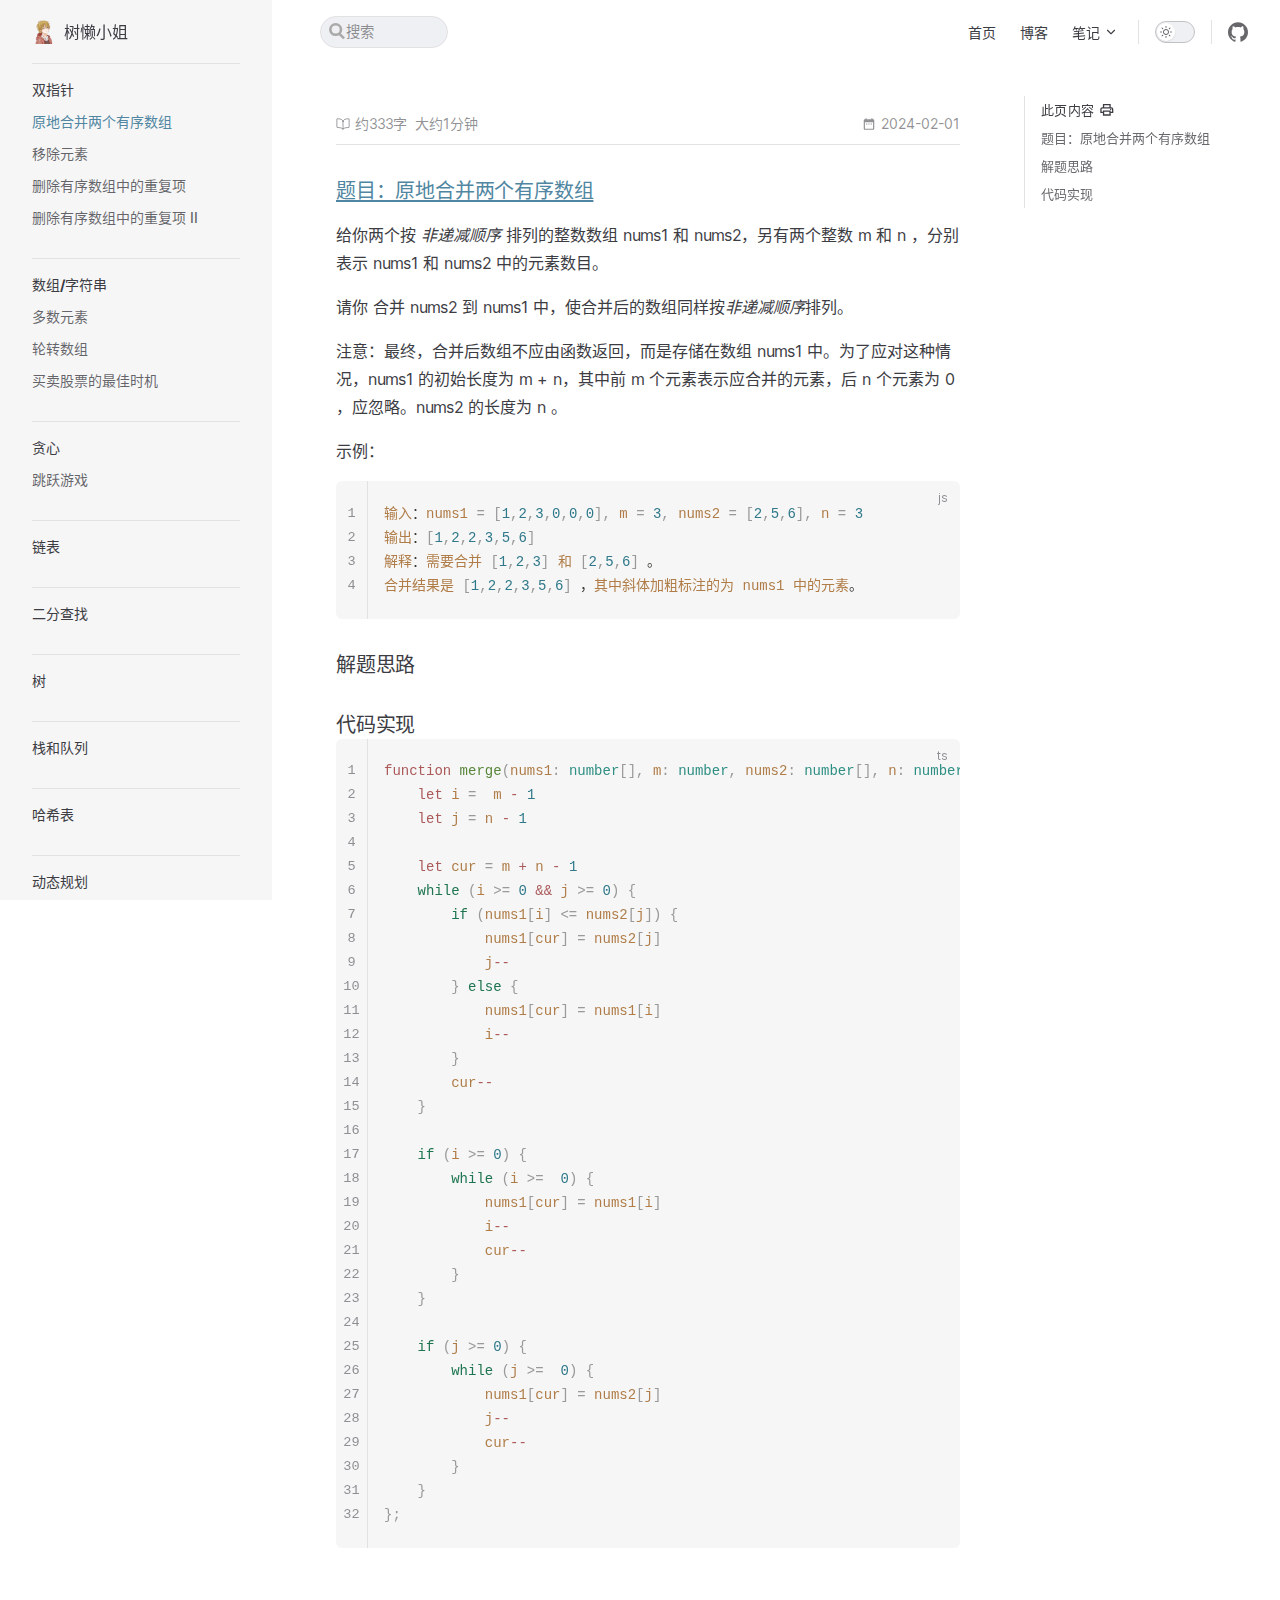
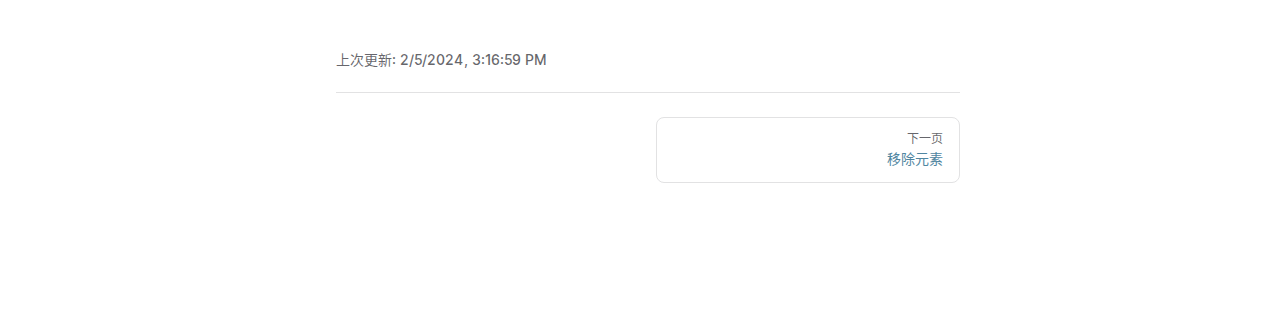
<file: note/leetcode/287skept/index.html>
<!doctype html><html lang="zh-CN"><head><meta charset="utf-8" /><meta name="viewport" content="width=device-width,initial-scale=1" /><meta name="generator" content="VuePress 2.0.0-rc.2" /><meta name="theme" content="VuePress Theme Plume 1.0.0-rc.30" /><script>;(function () {const um = localStorage.getItem('vuepress-theme-appearance');const sm =window.matchMedia &&window.matchMedia('(prefers-color-scheme: dark)').matches;if (um === 'dark' || (um !== 'light' && sm)) {document.documentElement.classList.add('dark');}})();</script><link rel="icon" type="image/png" sizes="32x32" href="/favicon-32x32.png"><link rel="icon" type="image/png" sizes="16x16" href="/favicon-16x16.png"><link rel="apple-touch-icon" sizes="180x180" href="/apple-touch-icon.png"><link rel="mask-icon" href="/safari-pinned-tab.svg" color="#5bbad5"><meta name="keywords" content="sloth,前端,front-end"><meta http-equiv="X-UA-Compatible" content="IE=edg"><meta name="msapplication-TileColor" content="#da532c"><meta name="theme-color" content="#ffffff"><meta name="msvalidate.01" content="F93FF013B8AA2553779A91388C14A0F7"><meta name="google-site-verification" content="X5YSaTDn-pKqQBUKD_05_dQcxVItzEq7Rlbg2ZEU7AM"><title>原地合并两个有序数组 | 树懒小姐</title><meta name="description" content="热爱生活"><link rel="preload" href="/assets/style-694M4gHG.css" as="style"><link rel="stylesheet" href="/assets/style-694M4gHG.css"><link rel="modulepreload" href="/assets/app-EcasogRr.js"><link rel="modulepreload" href="/assets/index.html-hiZHP_y5.js"><link rel="modulepreload" href="/assets/index.html-NlfdPK-X.js"><link rel="prefetch" href="/assets/index.html-Bv2x0Vge.js" as="script"><link rel="prefetch" href="/assets/index.html-bSVYER-H.js" as="script"><link rel="prefetch" href="/assets/index.html-YGI5Zcvn.js" as="script"><link rel="prefetch" href="/assets/index.html-A7CIhIg7.js" as="script"><link rel="prefetch" href="/assets/index.html-D9nDuKQB.js" as="script"><link rel="prefetch" href="/assets/index.html-el-iPAPJ.js" as="script"><link rel="prefetch" href="/assets/index.html-el-iPAPJ.js" as="script"><link rel="prefetch" href="/assets/index.html-x35hpJ4S.js" as="script"><link rel="prefetch" href="/assets/index.html-qGhE8aZC.js" as="script"><link rel="prefetch" href="/assets/index.html-ENBWD4Gj.js" as="script"><link rel="prefetch" href="/assets/404.html-7ta4WqYV.js" as="script"><link rel="prefetch" href="/assets/index.html-Byh7ADQW.js" as="script"><link rel="prefetch" href="/assets/index.html-MlJVz9vk.js" as="script"><link rel="prefetch" href="/assets/index.html-ihcnx7iH.js" as="script"><link rel="prefetch" href="/assets/index.html-I7yV5Kgz.js" as="script"><link rel="prefetch" href="/assets/index.html-_X5mdigo.js" as="script"><link rel="prefetch" href="/assets/index.html-IxKpUgVZ.js" as="script"><link rel="prefetch" href="/assets/index.html-5BHei7Vj.js" as="script"><link rel="prefetch" href="/assets/index.html-0PHP6SMr.js" as="script"><link rel="prefetch" href="/assets/index.html-D-PfKw6v.js" as="script"><link rel="prefetch" href="/assets/index.html-D-PfKw6v.js" as="script"><link rel="prefetch" href="/assets/index.html-40gNPfdH.js" as="script"><link rel="prefetch" href="/assets/index.html-xYjxO80p.js" as="script"><link rel="prefetch" href="/assets/index.html-tG1LUX91.js" as="script"><link rel="prefetch" href="/assets/404.html-0ifwzuMQ.js" as="script"><link rel="prefetch" href="/assets/index.html-gmdIsITq.js" as="script"><link rel="prefetch" href="/assets/index.html-shsd1Dsc.js" as="script"><link rel="prefetch" href="/assets/index.html-dSHTL8yH.js" as="script"></head><body><div id="app"><!--[--><div class="theme-plume" data-v-d7528ad9><!--[--><span tabindex="-1" data-v-9f369b67></span><a href="#LayoutContent" class="skip-link visually-hidden" data-v-9f369b67> Skip to content </a><!--]--><!----><div class="nav-wrapper" data-v-d7528ad9 data-v-00158941><div class="navbar-wrapper has-sidebar" data-v-00158941 data-v-7c5328be><div class="container" data-v-7c5328be><div class="title" data-v-7c5328be><div class="navbar-title has-sidebar" data-v-7c5328be data-v-aa34b388><a class="auto-link link title" href="/" data-v-aa34b388 data-v-61af7ba9><!--[--><!--[--><!--[--><!--[--><img class="plume-image dark logo" src="/images/blogger-fav.png" alt data-v-6888f7b8><!--]--><!--[--><img class="plume-image light logo" src="/images/blogger-fav.png" alt data-v-6888f7b8><!--]--><!--]--><!--]--> 树懒小姐<!--]--><!----></a></div></div><div class="content" data-v-7c5328be><div class="curtain" data-v-7c5328be></div><div class="content-body" data-v-7c5328be><div class="navbar-search search" data-v-7c5328be><form class="search-box" role="search"><input type="search" placeholder="搜索" autocomplete="off" spellcheck="false" value><!----></form></div><nav aria-labelledby="main-nav-aria-label" class="navbar-menu menu" data-v-7c5328be data-v-781e309b><span id="main-nav-aria-label" class="visually-hidden" data-v-781e309b>Main Navigation</span><!--[--><!--[--><a class="auto-link link navbar-menu-link" href="/" data-v-781e309b data-v-97857e29 data-v-61af7ba9><!--[--><!----><i data-v-97857e29>首页</i><!--]--><!----></a><!--]--><!--[--><a class="auto-link link navbar-menu-link" href="/blog/" data-v-781e309b data-v-97857e29 data-v-61af7ba9><!--[--><!----><i data-v-97857e29>博客</i><!--]--><!----></a><!--]--><!--[--><div class="flyout-wrapper navbar-menu-group" data-v-781e309b data-v-1ed8cbd0><button type="button" class="button" aria-haspopup="true" aria-expanded="false" data-v-1ed8cbd0><span class="text" data-v-1ed8cbd0><!----><!----> 笔记 <svg xmlns="http://www.w3.org/2000/svg" aria-hidden="true" focusable="false" viewbox="0 0 24 24" class="text-icon" data-v-1ed8cbd0><path d="M12,16c-0.3,0-0.5-0.1-0.7-0.3l-6-6c-0.4-0.4-0.4-1,0-1.4s1-0.4,1.4,0l5.3,5.3l5.3-5.3c0.4-0.4,1-0.4,1.4,0s0.4,1,0,1.4l-6,6C12.5,15.9,12.3,16,12,16z"></path></svg></span></button><div class="menu" data-v-1ed8cbd0><div class="menu-wrapper" data-v-1ed8cbd0 data-v-476664f4><div class="items" data-v-476664f4><!--[--><!--[--><div class="menu-link" data-v-476664f4 data-v-a3b0fc4e><a class="auto-link link active" href="/note/leetcode/" data-v-a3b0fc4e data-v-61af7ba9><!--[--><!----><i data-v-a3b0fc4e>Leetcode算法</i><!--]--><!----></a></div><!--]--><!--]--></div><!--[--><!--]--></div></div></div><!--]--><!--]--></nav><!----><div class="navbar-appearance appearance" data-v-7c5328be data-v-d28bca04><button class="switch-wrapper switch-appearance" type="button" role="switch" aria-label="toggle dark mode" aria-checked="false" data-v-d28bca04 data-v-b8c029d7 data-v-3c83eaa2><span class="check" data-v-3c83eaa2><span class="icon" data-v-3c83eaa2><!--[--><svg xmlns="http://www.w3.org/2000/svg" aria-hidden="true" focusable="false" viewbox="0 0 24 24" class="sun" data-v-b8c029d7><path d="M12,18c-3.3,0-6-2.7-6-6s2.7-6,6-6s6,2.7,6,6S15.3,18,12,18zM12,8c-2.2,0-4,1.8-4,4c0,2.2,1.8,4,4,4c2.2,0,4-1.8,4-4C16,9.8,14.2,8,12,8z"></path><path d="M12,4c-0.6,0-1-0.4-1-1V1c0-0.6,0.4-1,1-1s1,0.4,1,1v2C13,3.6,12.6,4,12,4z"></path><path d="M12,24c-0.6,0-1-0.4-1-1v-2c0-0.6,0.4-1,1-1s1,0.4,1,1v2C13,23.6,12.6,24,12,24z"></path><path d="M5.6,6.6c-0.3,0-0.5-0.1-0.7-0.3L3.5,4.9c-0.4-0.4-0.4-1,0-1.4s1-0.4,1.4,0l1.4,1.4c0.4,0.4,0.4,1,0,1.4C6.2,6.5,5.9,6.6,5.6,6.6z"></path><path d="M19.8,20.8c-0.3,0-0.5-0.1-0.7-0.3l-1.4-1.4c-0.4-0.4-0.4-1,0-1.4s1-0.4,1.4,0l1.4,1.4c0.4,0.4,0.4,1,0,1.4C20.3,20.7,20,20.8,19.8,20.8z"></path><path d="M3,13H1c-0.6,0-1-0.4-1-1s0.4-1,1-1h2c0.6,0,1,0.4,1,1S3.6,13,3,13z"></path><path d="M23,13h-2c-0.6,0-1-0.4-1-1s0.4-1,1-1h2c0.6,0,1,0.4,1,1S23.6,13,23,13z"></path><path d="M4.2,20.8c-0.3,0-0.5-0.1-0.7-0.3c-0.4-0.4-0.4-1,0-1.4l1.4-1.4c0.4-0.4,1-0.4,1.4,0s0.4,1,0,1.4l-1.4,1.4C4.7,20.7,4.5,20.8,4.2,20.8z"></path><path d="M18.4,6.6c-0.3,0-0.5-0.1-0.7-0.3c-0.4-0.4-0.4-1,0-1.4l1.4-1.4c0.4-0.4,1-0.4,1.4,0s0.4,1,0,1.4l-1.4,1.4C18.9,6.5,18.6,6.6,18.4,6.6z"></path></svg><svg xmlns="http://www.w3.org/2000/svg" aria-hidden="true" focusable="false" viewbox="0 0 24 24" class="moon" data-v-b8c029d7><path d="M12.1,22c-0.3,0-0.6,0-0.9,0c-5.5-0.5-9.5-5.4-9-10.9c0.4-4.8,4.2-8.6,9-9c0.4,0,0.8,0.2,1,0.5c0.2,0.3,0.2,0.8-0.1,1.1c-2,2.7-1.4,6.4,1.3,8.4c2.1,1.6,5,1.6,7.1,0c0.3-0.2,0.7-0.3,1.1-0.1c0.3,0.2,0.5,0.6,0.5,1c-0.2,2.7-1.5,5.1-3.6,6.8C16.6,21.2,14.4,22,12.1,22zM9.3,4.4c-2.9,1-5,3.6-5.2,6.8c-0.4,4.4,2.8,8.3,7.2,8.7c2.1,0.2,4.2-0.4,5.8-1.8c1.1-0.9,1.9-2.1,2.4-3.4c-2.5,0.9-5.3,0.5-7.5-1.1C9.2,11.4,8.1,7.7,9.3,4.4z"></path></svg><!--]--></span></span></button></div><div class="social-links navbar-social-links social-links" data-v-7c5328be data-v-1a16ae86 data-v-9cc2f7d3><!--[--><a class="social-link" href="https://github.com/s6-ht" target="_blank" rel="noopener" data-v-9cc2f7d3 data-v-cef692d5><svg role="img" viewBox="0 0 24 24" xmlns="http://www.w3.org/2000/svg"><title>GitHub</title><path d="M12 .297c-6.63 0-12 5.373-12 12 0 5.303 3.438 9.8 8.205 11.385.6.113.82-.258.82-.577 0-.285-.01-1.04-.015-2.04-3.338.724-4.042-1.61-4.042-1.61C4.422 18.07 3.633 17.7 3.633 17.7c-1.087-.744.084-.729.084-.729 1.205.084 1.838 1.236 1.838 1.236 1.07 1.835 2.809 1.305 3.495.998.108-.776.417-1.305.76-1.605-2.665-.3-5.466-1.332-5.466-5.93 0-1.31.465-2.38 1.235-3.22-.135-.303-.54-1.523.105-3.176 0 0 1.005-.322 3.3 1.23.96-.267 1.98-.399 3-.405 1.02.006 2.04.138 3 .405 2.28-1.552 3.285-1.23 3.285-1.23.645 1.653.24 2.873.12 3.176.765.84 1.23 1.91 1.23 3.22 0 4.61-2.805 5.625-5.475 5.92.42.36.81 1.096.81 2.22 0 1.606-.015 2.896-.015 3.286 0 .315.21.69.825.57C20.565 22.092 24 17.592 24 12.297c0-6.627-5.373-12-12-12"/></svg></a><!--]--></div><div class="flyout-wrapper navbar-extra extra" data-v-7c5328be data-v-2b2131b7 data-v-1ed8cbd0><button type="button" class="button" aria-haspopup="true" aria-expanded="false" aria-label="extra navigation" data-v-1ed8cbd0><svg xmlns="http://www.w3.org/2000/svg" aria-hidden="true" focusable="false" viewbox="0 0 24 24" class="icon" data-v-1ed8cbd0><circle cx="12" cy="12" r="2"></circle><circle cx="19" cy="12" r="2"></circle><circle cx="5" cy="12" r="2"></circle></svg></button><div class="menu" data-v-1ed8cbd0><div class="menu-wrapper" data-v-1ed8cbd0 data-v-476664f4><!----><!--[--><!--[--><!----><div class="group" data-v-2b2131b7><div class="item appearance" data-v-2b2131b7><p class="label" data-v-2b2131b7> Appearance </p><div class="appearance-action" data-v-2b2131b7><button class="switch-wrapper switch-appearance" type="button" role="switch" aria-label="toggle dark mode" aria-checked="false" data-v-2b2131b7 data-v-b8c029d7 data-v-3c83eaa2><span class="check" data-v-3c83eaa2><span class="icon" data-v-3c83eaa2><!--[--><svg xmlns="http://www.w3.org/2000/svg" aria-hidden="true" focusable="false" viewbox="0 0 24 24" class="sun" data-v-b8c029d7><path d="M12,18c-3.3,0-6-2.7-6-6s2.7-6,6-6s6,2.7,6,6S15.3,18,12,18zM12,8c-2.2,0-4,1.8-4,4c0,2.2,1.8,4,4,4c2.2,0,4-1.8,4-4C16,9.8,14.2,8,12,8z"></path><path d="M12,4c-0.6,0-1-0.4-1-1V1c0-0.6,0.4-1,1-1s1,0.4,1,1v2C13,3.6,12.6,4,12,4z"></path><path d="M12,24c-0.6,0-1-0.4-1-1v-2c0-0.6,0.4-1,1-1s1,0.4,1,1v2C13,23.6,12.6,24,12,24z"></path><path d="M5.6,6.6c-0.3,0-0.5-0.1-0.7-0.3L3.5,4.9c-0.4-0.4-0.4-1,0-1.4s1-0.4,1.4,0l1.4,1.4c0.4,0.4,0.4,1,0,1.4C6.2,6.5,5.9,6.6,5.6,6.6z"></path><path d="M19.8,20.8c-0.3,0-0.5-0.1-0.7-0.3l-1.4-1.4c-0.4-0.4-0.4-1,0-1.4s1-0.4,1.4,0l1.4,1.4c0.4,0.4,0.4,1,0,1.4C20.3,20.7,20,20.8,19.8,20.8z"></path><path d="M3,13H1c-0.6,0-1-0.4-1-1s0.4-1,1-1h2c0.6,0,1,0.4,1,1S3.6,13,3,13z"></path><path d="M23,13h-2c-0.6,0-1-0.4-1-1s0.4-1,1-1h2c0.6,0,1,0.4,1,1S23.6,13,23,13z"></path><path d="M4.2,20.8c-0.3,0-0.5-0.1-0.7-0.3c-0.4-0.4-0.4-1,0-1.4l1.4-1.4c0.4-0.4,1-0.4,1.4,0s0.4,1,0,1.4l-1.4,1.4C4.7,20.7,4.5,20.8,4.2,20.8z"></path><path d="M18.4,6.6c-0.3,0-0.5-0.1-0.7-0.3c-0.4-0.4-0.4-1,0-1.4l1.4-1.4c0.4-0.4,1-0.4,1.4,0s0.4,1,0,1.4l-1.4,1.4C18.9,6.5,18.6,6.6,18.4,6.6z"></path></svg><svg xmlns="http://www.w3.org/2000/svg" aria-hidden="true" focusable="false" viewbox="0 0 24 24" class="moon" data-v-b8c029d7><path d="M12.1,22c-0.3,0-0.6,0-0.9,0c-5.5-0.5-9.5-5.4-9-10.9c0.4-4.8,4.2-8.6,9-9c0.4,0,0.8,0.2,1,0.5c0.2,0.3,0.2,0.8-0.1,1.1c-2,2.7-1.4,6.4,1.3,8.4c2.1,1.6,5,1.6,7.1,0c0.3-0.2,0.7-0.3,1.1-0.1c0.3,0.2,0.5,0.6,0.5,1c-0.2,2.7-1.5,5.1-3.6,6.8C16.6,21.2,14.4,22,12.1,22zM9.3,4.4c-2.9,1-5,3.6-5.2,6.8c-0.4,4.4,2.8,8.3,7.2,8.7c2.1,0.2,4.2-0.4,5.8-1.8c1.1-0.9,1.9-2.1,2.4-3.4c-2.5,0.9-5.3,0.5-7.5-1.1C9.2,11.4,8.1,7.7,9.3,4.4z"></path></svg><!--]--></span></span></button></div></div></div><div class="group" data-v-2b2131b7><div class="item social-links" data-v-2b2131b7><div class="social-links social-links-list" data-v-2b2131b7 data-v-9cc2f7d3><!--[--><a class="social-link" href="https://github.com/s6-ht" target="_blank" rel="noopener" data-v-9cc2f7d3 data-v-cef692d5><svg role="img" viewBox="0 0 24 24" xmlns="http://www.w3.org/2000/svg"><title>GitHub</title><path d="M12 .297c-6.63 0-12 5.373-12 12 0 5.303 3.438 9.8 8.205 11.385.6.113.82-.258.82-.577 0-.285-.01-1.04-.015-2.04-3.338.724-4.042-1.61-4.042-1.61C4.422 18.07 3.633 17.7 3.633 17.7c-1.087-.744.084-.729.084-.729 1.205.084 1.838 1.236 1.838 1.236 1.07 1.835 2.809 1.305 3.495.998.108-.776.417-1.305.76-1.605-2.665-.3-5.466-1.332-5.466-5.93 0-1.31.465-2.38 1.235-3.22-.135-.303-.54-1.523.105-3.176 0 0 1.005-.322 3.3 1.23.96-.267 1.98-.399 3-.405 1.02.006 2.04.138 3 .405 2.28-1.552 3.285-1.23 3.285-1.23.645 1.653.24 2.873.12 3.176.765.84 1.23 1.91 1.23 3.22 0 4.61-2.805 5.625-5.475 5.92.42.36.81 1.096.81 2.22 0 1.606-.015 2.896-.015 3.286 0 .315.21.69.825.57C20.565 22.092 24 17.592 24 12.297c0-6.627-5.373-12-12-12"/></svg></a><!--]--></div></div></div><!--]--><!--]--></div></div></div><button type="button" class="navbar-hamburger hamburger" aria-label="mobile navigation" aria-expanded="false" aria-controls="nav-screen" data-v-7c5328be data-v-3b11eef4><span class="container" data-v-3b11eef4><span class="top" data-v-3b11eef4></span><span class="middle" data-v-3b11eef4></span><span class="bottom" data-v-3b11eef4></span></span></button></div></div></div></div><!----></div><div class="local-nav reached-top" data-v-d7528ad9 data-v-455e7ef0><button class="menu" aria-expanded="false" aria-controls="SidebarNav" data-v-455e7ef0><svg xmlns="http://www.w3.org/2000/svg" aria-hidden="true" focusable="false" viewbox="0 0 24 24" class="menu-icon" data-v-455e7ef0><path d="M17,11H3c-0.6,0-1-0.4-1-1s0.4-1,1-1h14c0.6,0,1,0.4,1,1S17.6,11,17,11z"></path><path d="M21,7H3C2.4,7,2,6.6,2,6s0.4-1,1-1h18c0.6,0,1,0.4,1,1S21.6,7,21,7z"></path><path d="M21,15H3c-0.6,0-1-0.4-1-1s0.4-1,1-1h18c0.6,0,1,0.4,1,1S21.6,15,21,15z"></path><path d="M17,19H3c-0.6,0-1-0.4-1-1s0.4-1,1-1h14c0.6,0,1,0.4,1,1S17.6,19,17,19z"></path></svg><span class="menu-text" data-v-455e7ef0>Menu</span></button><div class="local-nav-outline-dropdown" style="--vp-vh:0px;" data-v-455e7ef0 data-v-f31d3715><button class="" data-v-f31d3715>此页内容 <svg xmlns="http://www.w3.org/2000/svg" aria-hidden="true" focusable="false" viewbox="0 0 24 24" class="icon" data-v-f31d3715><path d="M9,19c-0.3,0-0.5-0.1-0.7-0.3c-0.4-0.4-0.4-1,0-1.4l5.3-5.3L8.3,6.7c-0.4-0.4-0.4-1,0-1.4s1-0.4,1.4,0l6,6c0.4,0.4,0.4,1,0,1.4l-6,6C9.5,18.9,9.3,19,9,19z"></path></svg></button><!----></div></div><aside class="sidebar-wrapper" data-v-d7528ad9 data-v-ef3deb21><div class="curtain" data-v-ef3deb21></div><nav id="SidebarNav" class="nav" aria-labelledby="sidebar-aria-label" tabindex="-1" data-v-ef3deb21><span id="sidebar-aria-label" class="visually-hidden" data-v-ef3deb21> Sidebar Navigation </span><!--[--><div class="group" data-v-ef3deb21><section class="sidebar-item level-0 has-active" data-v-ef3deb21 data-v-537a2e8f><div class="item" role="button" tabindex="0" data-v-537a2e8f><div class="indicator" data-v-537a2e8f></div><h2 class="text" data-v-537a2e8f>双指针</h2><!----></div><div class="items" data-v-537a2e8f><!--[--><div class="sidebar-item level-1 is-link is-active has-active" data-v-537a2e8f data-v-537a2e8f><div class="item" tabindex="0" data-v-537a2e8f><div class="indicator" data-v-537a2e8f></div><a class="auto-link link link" href="/note/leetcode/287skept/" data-v-537a2e8f data-v-61af7ba9><!--[--><p class="text" data-v-537a2e8f>原地合并两个有序数组</p><!--]--><!----></a><!----></div><!----></div><div class="sidebar-item level-1 is-link" data-v-537a2e8f data-v-537a2e8f><div class="item" tabindex="0" data-v-537a2e8f><div class="indicator" data-v-537a2e8f></div><a class="auto-link link link" href="/note/leetcode/o1hc9xfv/" data-v-537a2e8f data-v-61af7ba9><!--[--><p class="text" data-v-537a2e8f>移除元素</p><!--]--><!----></a><!----></div><!----></div><div class="sidebar-item level-1 is-link" data-v-537a2e8f data-v-537a2e8f><div class="item" tabindex="0" data-v-537a2e8f><div class="indicator" data-v-537a2e8f></div><a class="auto-link link link" href="/note/leetcode/oktp931w/" data-v-537a2e8f data-v-61af7ba9><!--[--><p class="text" data-v-537a2e8f>删除有序数组中的重复项</p><!--]--><!----></a><!----></div><!----></div><div class="sidebar-item level-1 is-link" data-v-537a2e8f data-v-537a2e8f><div class="item" tabindex="0" data-v-537a2e8f><div class="indicator" data-v-537a2e8f></div><a class="auto-link link link" href="/note/leetcode/y8xgrawf/" data-v-537a2e8f data-v-61af7ba9><!--[--><p class="text" data-v-537a2e8f>删除有序数组中的重复项 II</p><!--]--><!----></a><!----></div><!----></div><!--]--></div></section></div><div class="group" data-v-ef3deb21><section class="sidebar-item level-0" data-v-ef3deb21 data-v-537a2e8f><div class="item" role="button" tabindex="0" data-v-537a2e8f><div class="indicator" data-v-537a2e8f></div><h2 class="text" data-v-537a2e8f>数组/字符串</h2><!----></div><div class="items" data-v-537a2e8f><!--[--><div class="sidebar-item level-1 is-link" data-v-537a2e8f data-v-537a2e8f><div class="item" tabindex="0" data-v-537a2e8f><div class="indicator" data-v-537a2e8f></div><a class="auto-link link link" href="/note/leetcode/ddd/" data-v-537a2e8f data-v-61af7ba9><!--[--><p class="text" data-v-537a2e8f>多数元素</p><!--]--><!----></a><!----></div><!----></div><div class="sidebar-item level-1 is-link" data-v-537a2e8f data-v-537a2e8f><div class="item" tabindex="0" data-v-537a2e8f><div class="indicator" data-v-537a2e8f></div><a class="auto-link link link" href="/note/leetcode/dddsss/" data-v-537a2e8f data-v-61af7ba9><!--[--><p class="text" data-v-537a2e8f>轮转数组</p><!--]--><!----></a><!----></div><!----></div><div class="sidebar-item level-1 is-link" data-v-537a2e8f data-v-537a2e8f><div class="item" tabindex="0" data-v-537a2e8f><div class="indicator" data-v-537a2e8f></div><a class="auto-link link link" href="/note/leetcode/cccsss/" data-v-537a2e8f data-v-61af7ba9><!--[--><p class="text" data-v-537a2e8f>买卖股票的最佳时机</p><!--]--><!----></a><!----></div><!----></div><!--]--></div></section></div><div class="group" data-v-ef3deb21><section class="sidebar-item level-0" data-v-ef3deb21 data-v-537a2e8f><div class="item" role="button" tabindex="0" data-v-537a2e8f><div class="indicator" data-v-537a2e8f></div><h2 class="text" data-v-537a2e8f>贪心</h2><!----></div><div class="items" data-v-537a2e8f><!--[--><div class="sidebar-item level-1" data-v-537a2e8f data-v-537a2e8f><!----><!----></div><div class="sidebar-item level-1 is-link" data-v-537a2e8f data-v-537a2e8f><div class="item" tabindex="0" data-v-537a2e8f><div class="indicator" data-v-537a2e8f></div><a class="auto-link link link" href="/note/leetcode/fhdiglui/" data-v-537a2e8f data-v-61af7ba9><!--[--><p class="text" data-v-537a2e8f>跳跃游戏</p><!--]--><!----></a><!----></div><!----></div><!--]--></div></section></div><div class="group" data-v-ef3deb21><div class="sidebar-item level-0" data-v-ef3deb21 data-v-537a2e8f><div class="item" role="button" tabindex="0" data-v-537a2e8f><div class="indicator" data-v-537a2e8f></div><p class="text" data-v-537a2e8f>链表</p><!----></div><!----></div></div><div class="group" data-v-ef3deb21><div class="sidebar-item level-0" data-v-ef3deb21 data-v-537a2e8f><div class="item" role="button" tabindex="0" data-v-537a2e8f><div class="indicator" data-v-537a2e8f></div><p class="text" data-v-537a2e8f>二分查找</p><!----></div><!----></div></div><div class="group" data-v-ef3deb21><div class="sidebar-item level-0" data-v-ef3deb21 data-v-537a2e8f><div class="item" role="button" tabindex="0" data-v-537a2e8f><div class="indicator" data-v-537a2e8f></div><p class="text" data-v-537a2e8f>树</p><!----></div><!----></div></div><div class="group" data-v-ef3deb21><div class="sidebar-item level-0" data-v-ef3deb21 data-v-537a2e8f><div class="item" role="button" tabindex="0" data-v-537a2e8f><div class="indicator" data-v-537a2e8f></div><p class="text" data-v-537a2e8f>栈和队列</p><!----></div><!----></div></div><div class="group" data-v-ef3deb21><div class="sidebar-item level-0" data-v-ef3deb21 data-v-537a2e8f><div class="item" role="button" tabindex="0" data-v-537a2e8f><div class="indicator" data-v-537a2e8f></div><p class="text" data-v-537a2e8f>哈希表</p><!----></div><!----></div></div><div class="group" data-v-ef3deb21><div class="sidebar-item level-0" data-v-ef3deb21 data-v-537a2e8f><div class="item" role="button" tabindex="0" data-v-537a2e8f><div class="indicator" data-v-537a2e8f></div><p class="text" data-v-537a2e8f>动态规划</p><!----></div><!----></div></div><div class="group" data-v-ef3deb21><div class="sidebar-item level-0" data-v-ef3deb21 data-v-537a2e8f><div class="item" role="button" tabindex="0" data-v-537a2e8f><div class="indicator" data-v-537a2e8f></div><p class="text" data-v-537a2e8f>滑动窗口</p><!----></div><!----></div></div><div class="group" data-v-ef3deb21><div class="sidebar-item level-0" data-v-ef3deb21 data-v-537a2e8f><div class="item" role="button" tabindex="0" data-v-537a2e8f><div class="indicator" data-v-537a2e8f></div><p class="text" data-v-537a2e8f>排序</p><!----></div><!----></div></div><!--]--></nav></aside><div id="LayoutContent" class="layout-content has-sidebar" data-v-d7528ad9 data-v-92542c65><!--[--><div class="plume-page has-sidebar has-aside" data-v-d7528ad9 data-v-e08601e2><div class="container" data-v-e08601e2><div class="aside" data-v-e08601e2><div class="aside-curtain" data-v-e08601e2></div><div class="aside-container" data-v-e08601e2><div class="aside-content" data-v-e08601e2><div class="page-aside" data-v-e08601e2 data-v-2bc9e10b><div class="has-outline page-aside-outline" data-v-2bc9e10b><div class="content" data-v-2bc9e10b><div class="outline-marker" data-v-2bc9e10b></div><div class="outline-title" data-v-2bc9e10b><span data-v-2bc9e10b>此页内容</span><svg xmlns="http://www.w3.org/2000/svg" width="24" height="24" viewbox="0 0 24 24" class="icon" data-v-2bc9e10b><path fill="currentColor" d="M16 8V5H8v3H6V3h12v5zM4 10h16zm14 2.5q.425 0 .713-.288T19 11.5q0-.425-.288-.712T18 10.5q-.425 0-.712.288T17 11.5q0 .425.288.713T18 12.5M16 19v-4H8v4zm2 2H6v-4H2v-6q0-1.275.875-2.137T5 8h14q1.275 0 2.138.863T22 11v6h-4zm2-6v-4q0-.425-.288-.712T19 10H5q-.425 0-.712.288T4 11v4h2v-2h12v2z"></path></svg></div><nav aria-labelledby="doc-outline-aria-label" data-v-2bc9e10b><span id="doc-outline-aria-label" class="visually-hidden" data-v-2bc9e10b> Table of Contents for current page </span><ul class="root" data-v-2bc9e10b data-v-ad9ea9a1><!--[--><li data-v-ad9ea9a1><a class="outline-link" href="#题目-原地合并两个有序数组" data-v-ad9ea9a1>题目：原地合并两个有序数组</a><!----></li><li data-v-ad9ea9a1><a class="outline-link" href="#解题思路" data-v-ad9ea9a1>解题思路</a><!----></li><li data-v-ad9ea9a1><a class="outline-link" href="#代码实现" data-v-ad9ea9a1>代码实现</a><!----></li><!--]--></ul></nav></div></div></div></div></div></div><div class="content" data-v-e08601e2><div class="content-container" data-v-e08601e2><main class="main" data-v-e08601e2><!--[--><!----><!----><div class="page-meta-wrapper" data-v-15364e70><p class="reading-time" data-v-15364e70><svg xmlns="http://www.w3.org/2000/svg" width="512" height="512" viewbox="0 0 512 512" class="icon" data-v-15364e70><path fill="none" stroke="currentColor" stroke-linecap="round" stroke-linejoin="round" stroke-width="32" d="M256 160c16-63.16 76.43-95.41 208-96a15.94 15.94 0 0 1 16 16v288a16 16 0 0 1-16 16c-128 0-177.45 25.81-208 64c-30.37-38-80-64-208-64c-9.88 0-16-8.05-16-17.93V80a15.94 15.94 0 0 1 16-16c131.57.59 192 32.84 208 96m0 0v288"></path></svg><span data-v-15364e70>约333字</span><span data-v-15364e70>大约1分钟</span></p><!----><p class="create-time" data-v-15364e70><svg xmlns="http://www.w3.org/2000/svg" viewbox="0 0 24 24" class="icon" data-v-15364e70><path fill="currentColor" d="M9 11H7v2h2v-2zm4 0h-2v2h2v-2zm4 0h-2v2h2v-2zm2-7h-1V2h-2v2H8V2H6v2H5c-1.11 0-1.99.9-1.99 2L3 20a2 2 0 0 0 2 2h14c1.1 0 2-.9 2-2V6c0-1.1-.9-2-2-2zm0 16H5V9h14v11z"></path></svg><span data-v-15364e70>2024-02-01</span></p></div><!--]--><div class="plume-content" data-v-e08601e2><h3 id="题目-原地合并两个有序数组" tabindex="-1"><a class="header-anchor" href="#题目-原地合并两个有序数组"><span><a href="https://leetcode.cn/problems/merge-sorted-array/description/?envType=study-plan-v2&amp;envId=top-interview-150" target="_blank" rel="noopener noreferrer">题目：原地合并两个有序数组</a></span></a></h3><p>给你两个按 <em>非递减顺序</em> 排列的整数数组 nums1 和 nums2，另有两个整数 m 和 n ，分别表示 nums1 和 nums2 中的元素数目。</p><p>请你 合并 nums2 到 nums1 中，使合并后的数组同样按<em>非递减顺序</em>排列。</p><p>注意：最终，合并后数组不应由函数返回，而是存储在数组 nums1 中。为了应对这种情况，nums1 的初始长度为 m + n，其中前 m 个元素表示应合并的元素，后 n 个元素为 0 ，应忽略。nums2 的长度为 n 。</p><p>示例：</p><div class="language-javascript line-numbers-mode" data-ext="js" data-title="js"><pre class="shiki shiki-themes vitesse-light vitesse-dark vp-code"><code><span class="line"><span style="--shiki-light:#B07D48;--shiki-dark:#BD976A;">输入</span><span style="--shiki-light:#393A34;--shiki-dark:#DBD7CAEE;">：</span><span style="--shiki-light:#B07D48;--shiki-dark:#BD976A;">nums1</span><span style="--shiki-light:#999999;--shiki-dark:#666666;"> =</span><span style="--shiki-light:#999999;--shiki-dark:#666666;"> [</span><span style="--shiki-light:#2F798A;--shiki-dark:#4C9A91;">1</span><span style="--shiki-light:#999999;--shiki-dark:#666666;">,</span><span style="--shiki-light:#2F798A;--shiki-dark:#4C9A91;">2</span><span style="--shiki-light:#999999;--shiki-dark:#666666;">,</span><span style="--shiki-light:#2F798A;--shiki-dark:#4C9A91;">3</span><span style="--shiki-light:#999999;--shiki-dark:#666666;">,</span><span style="--shiki-light:#2F798A;--shiki-dark:#4C9A91;">0</span><span style="--shiki-light:#999999;--shiki-dark:#666666;">,</span><span style="--shiki-light:#2F798A;--shiki-dark:#4C9A91;">0</span><span style="--shiki-light:#999999;--shiki-dark:#666666;">,</span><span style="--shiki-light:#2F798A;--shiki-dark:#4C9A91;">0</span><span style="--shiki-light:#999999;--shiki-dark:#666666;">],</span><span style="--shiki-light:#B07D48;--shiki-dark:#BD976A;"> m</span><span style="--shiki-light:#999999;--shiki-dark:#666666;"> =</span><span style="--shiki-light:#2F798A;--shiki-dark:#4C9A91;"> 3</span><span style="--shiki-light:#999999;--shiki-dark:#666666;">,</span><span style="--shiki-light:#B07D48;--shiki-dark:#BD976A;"> nums2</span><span style="--shiki-light:#999999;--shiki-dark:#666666;"> =</span><span style="--shiki-light:#999999;--shiki-dark:#666666;"> [</span><span style="--shiki-light:#2F798A;--shiki-dark:#4C9A91;">2</span><span style="--shiki-light:#999999;--shiki-dark:#666666;">,</span><span style="--shiki-light:#2F798A;--shiki-dark:#4C9A91;">5</span><span style="--shiki-light:#999999;--shiki-dark:#666666;">,</span><span style="--shiki-light:#2F798A;--shiki-dark:#4C9A91;">6</span><span style="--shiki-light:#999999;--shiki-dark:#666666;">],</span><span style="--shiki-light:#B07D48;--shiki-dark:#BD976A;"> n</span><span style="--shiki-light:#999999;--shiki-dark:#666666;"> =</span><span style="--shiki-light:#2F798A;--shiki-dark:#4C9A91;"> 3</span></span>
<span class="line"><span style="--shiki-light:#B07D48;--shiki-dark:#BD976A;">输出</span><span style="--shiki-light:#393A34;--shiki-dark:#DBD7CAEE;">：</span><span style="--shiki-light:#999999;--shiki-dark:#666666;">[</span><span style="--shiki-light:#2F798A;--shiki-dark:#4C9A91;">1</span><span style="--shiki-light:#999999;--shiki-dark:#666666;">,</span><span style="--shiki-light:#2F798A;--shiki-dark:#4C9A91;">2</span><span style="--shiki-light:#999999;--shiki-dark:#666666;">,</span><span style="--shiki-light:#2F798A;--shiki-dark:#4C9A91;">2</span><span style="--shiki-light:#999999;--shiki-dark:#666666;">,</span><span style="--shiki-light:#2F798A;--shiki-dark:#4C9A91;">3</span><span style="--shiki-light:#999999;--shiki-dark:#666666;">,</span><span style="--shiki-light:#2F798A;--shiki-dark:#4C9A91;">5</span><span style="--shiki-light:#999999;--shiki-dark:#666666;">,</span><span style="--shiki-light:#2F798A;--shiki-dark:#4C9A91;">6</span><span style="--shiki-light:#999999;--shiki-dark:#666666;">]</span></span>
<span class="line"><span style="--shiki-light:#B07D48;--shiki-dark:#BD976A;">解释</span><span style="--shiki-light:#393A34;--shiki-dark:#DBD7CAEE;">：</span><span style="--shiki-light:#B07D48;--shiki-dark:#BD976A;">需要合并</span><span style="--shiki-light:#999999;--shiki-dark:#666666;"> [</span><span style="--shiki-light:#2F798A;--shiki-dark:#4C9A91;">1</span><span style="--shiki-light:#999999;--shiki-dark:#666666;">,</span><span style="--shiki-light:#2F798A;--shiki-dark:#4C9A91;">2</span><span style="--shiki-light:#999999;--shiki-dark:#666666;">,</span><span style="--shiki-light:#2F798A;--shiki-dark:#4C9A91;">3</span><span style="--shiki-light:#999999;--shiki-dark:#666666;">]</span><span style="--shiki-light:#B07D48;--shiki-dark:#BD976A;"> 和</span><span style="--shiki-light:#999999;--shiki-dark:#666666;"> [</span><span style="--shiki-light:#2F798A;--shiki-dark:#4C9A91;">2</span><span style="--shiki-light:#999999;--shiki-dark:#666666;">,</span><span style="--shiki-light:#2F798A;--shiki-dark:#4C9A91;">5</span><span style="--shiki-light:#999999;--shiki-dark:#666666;">,</span><span style="--shiki-light:#2F798A;--shiki-dark:#4C9A91;">6</span><span style="--shiki-light:#999999;--shiki-dark:#666666;">]</span><span style="--shiki-light:#393A34;--shiki-dark:#DBD7CAEE;"> 。</span></span>
<span class="line"><span style="--shiki-light:#B07D48;--shiki-dark:#BD976A;">合并结果是</span><span style="--shiki-light:#999999;--shiki-dark:#666666;"> [</span><span style="--shiki-light:#2F798A;--shiki-dark:#4C9A91;">1</span><span style="--shiki-light:#999999;--shiki-dark:#666666;">,</span><span style="--shiki-light:#2F798A;--shiki-dark:#4C9A91;">2</span><span style="--shiki-light:#999999;--shiki-dark:#666666;">,</span><span style="--shiki-light:#2F798A;--shiki-dark:#4C9A91;">2</span><span style="--shiki-light:#999999;--shiki-dark:#666666;">,</span><span style="--shiki-light:#2F798A;--shiki-dark:#4C9A91;">3</span><span style="--shiki-light:#999999;--shiki-dark:#666666;">,</span><span style="--shiki-light:#2F798A;--shiki-dark:#4C9A91;">5</span><span style="--shiki-light:#999999;--shiki-dark:#666666;">,</span><span style="--shiki-light:#2F798A;--shiki-dark:#4C9A91;">6</span><span style="--shiki-light:#999999;--shiki-dark:#666666;">]</span><span style="--shiki-light:#393A34;--shiki-dark:#DBD7CAEE;"> ，</span><span style="--shiki-light:#B07D48;--shiki-dark:#BD976A;">其中斜体加粗标注的为</span><span style="--shiki-light:#B07D48;--shiki-dark:#BD976A;"> nums1</span><span style="--shiki-light:#B07D48;--shiki-dark:#BD976A;"> 中的元素</span><span style="--shiki-light:#393A34;--shiki-dark:#DBD7CAEE;">。</span></span></code></pre><div class="line-numbers" aria-hidden="true"><div class="line-number"></div><div class="line-number"></div><div class="line-number"></div><div class="line-number"></div></div></div><h3 id="解题思路" tabindex="-1"><a class="header-anchor" href="#解题思路"><span>解题思路</span></a></h3><h3 id="代码实现" tabindex="-1"><a class="header-anchor" href="#代码实现"><span>代码实现</span></a></h3><div class="language-typescript line-numbers-mode" data-ext="ts" data-title="ts"><pre class="shiki shiki-themes vitesse-light vitesse-dark vp-code"><code><span class="line"><span style="--shiki-light:#AB5959;--shiki-dark:#CB7676;">function</span><span style="--shiki-light:#59873A;--shiki-dark:#80A665;"> merge</span><span style="--shiki-light:#999999;--shiki-dark:#666666;">(</span><span style="--shiki-light:#B07D48;--shiki-dark:#BD976A;">nums1</span><span style="--shiki-light:#999999;--shiki-dark:#666666;">: </span><span style="--shiki-light:#2E8F82;--shiki-dark:#5DA994;">number</span><span style="--shiki-light:#999999;--shiki-dark:#666666;">[],</span><span style="--shiki-light:#B07D48;--shiki-dark:#BD976A;"> m</span><span style="--shiki-light:#999999;--shiki-dark:#666666;">: </span><span style="--shiki-light:#2E8F82;--shiki-dark:#5DA994;">number</span><span style="--shiki-light:#999999;--shiki-dark:#666666;">,</span><span style="--shiki-light:#B07D48;--shiki-dark:#BD976A;"> nums2</span><span style="--shiki-light:#999999;--shiki-dark:#666666;">: </span><span style="--shiki-light:#2E8F82;--shiki-dark:#5DA994;">number</span><span style="--shiki-light:#999999;--shiki-dark:#666666;">[],</span><span style="--shiki-light:#B07D48;--shiki-dark:#BD976A;"> n</span><span style="--shiki-light:#999999;--shiki-dark:#666666;">: </span><span style="--shiki-light:#2E8F82;--shiki-dark:#5DA994;">number</span><span style="--shiki-light:#999999;--shiki-dark:#666666;">):</span><span style="--shiki-light:#2E8F82;--shiki-dark:#5DA994;"> void</span><span style="--shiki-light:#999999;--shiki-dark:#666666;"> {</span></span>
<span class="line"><span style="--shiki-light:#AB5959;--shiki-dark:#CB7676;">    let </span><span style="--shiki-light:#B07D48;--shiki-dark:#BD976A;">i</span><span style="--shiki-light:#999999;--shiki-dark:#666666;"> =</span><span style="--shiki-light:#B07D48;--shiki-dark:#BD976A;">  m</span><span style="--shiki-light:#AB5959;--shiki-dark:#CB7676;"> - </span><span style="--shiki-light:#2F798A;--shiki-dark:#4C9A91;">1</span></span>
<span class="line"><span style="--shiki-light:#AB5959;--shiki-dark:#CB7676;">    let </span><span style="--shiki-light:#B07D48;--shiki-dark:#BD976A;">j</span><span style="--shiki-light:#999999;--shiki-dark:#666666;"> =</span><span style="--shiki-light:#B07D48;--shiki-dark:#BD976A;"> n</span><span style="--shiki-light:#AB5959;--shiki-dark:#CB7676;"> - </span><span style="--shiki-light:#2F798A;--shiki-dark:#4C9A91;">1</span></span>
<span class="line"></span>
<span class="line"><span style="--shiki-light:#AB5959;--shiki-dark:#CB7676;">    let </span><span style="--shiki-light:#B07D48;--shiki-dark:#BD976A;">cur</span><span style="--shiki-light:#999999;--shiki-dark:#666666;"> =</span><span style="--shiki-light:#B07D48;--shiki-dark:#BD976A;"> m</span><span style="--shiki-light:#AB5959;--shiki-dark:#CB7676;"> + </span><span style="--shiki-light:#B07D48;--shiki-dark:#BD976A;">n</span><span style="--shiki-light:#AB5959;--shiki-dark:#CB7676;"> - </span><span style="--shiki-light:#2F798A;--shiki-dark:#4C9A91;">1</span></span>
<span class="line"><span style="--shiki-light:#1E754F;--shiki-dark:#4D9375;">    while</span><span style="--shiki-light:#999999;--shiki-dark:#666666;"> (</span><span style="--shiki-light:#B07D48;--shiki-dark:#BD976A;">i</span><span style="--shiki-light:#999999;--shiki-dark:#666666;"> &gt;=</span><span style="--shiki-light:#2F798A;--shiki-dark:#4C9A91;"> 0</span><span style="--shiki-light:#AB5959;--shiki-dark:#CB7676;"> &amp;&amp;</span><span style="--shiki-light:#B07D48;--shiki-dark:#BD976A;"> j</span><span style="--shiki-light:#999999;--shiki-dark:#666666;"> &gt;=</span><span style="--shiki-light:#2F798A;--shiki-dark:#4C9A91;"> 0</span><span style="--shiki-light:#999999;--shiki-dark:#666666;">)</span><span style="--shiki-light:#999999;--shiki-dark:#666666;"> {</span></span>
<span class="line"><span style="--shiki-light:#1E754F;--shiki-dark:#4D9375;">        if</span><span style="--shiki-light:#999999;--shiki-dark:#666666;"> (</span><span style="--shiki-light:#B07D48;--shiki-dark:#BD976A;">nums1</span><span style="--shiki-light:#999999;--shiki-dark:#666666;">[</span><span style="--shiki-light:#B07D48;--shiki-dark:#BD976A;">i</span><span style="--shiki-light:#999999;--shiki-dark:#666666;">]</span><span style="--shiki-light:#999999;--shiki-dark:#666666;"> &lt;=</span><span style="--shiki-light:#B07D48;--shiki-dark:#BD976A;"> nums2</span><span style="--shiki-light:#999999;--shiki-dark:#666666;">[</span><span style="--shiki-light:#B07D48;--shiki-dark:#BD976A;">j</span><span style="--shiki-light:#999999;--shiki-dark:#666666;">])</span><span style="--shiki-light:#999999;--shiki-dark:#666666;"> {</span></span>
<span class="line"><span style="--shiki-light:#B07D48;--shiki-dark:#BD976A;">            nums1</span><span style="--shiki-light:#999999;--shiki-dark:#666666;">[</span><span style="--shiki-light:#B07D48;--shiki-dark:#BD976A;">cur</span><span style="--shiki-light:#999999;--shiki-dark:#666666;">]</span><span style="--shiki-light:#999999;--shiki-dark:#666666;"> =</span><span style="--shiki-light:#B07D48;--shiki-dark:#BD976A;"> nums2</span><span style="--shiki-light:#999999;--shiki-dark:#666666;">[</span><span style="--shiki-light:#B07D48;--shiki-dark:#BD976A;">j</span><span style="--shiki-light:#999999;--shiki-dark:#666666;">]</span></span>
<span class="line"><span style="--shiki-light:#B07D48;--shiki-dark:#BD976A;">            j</span><span style="--shiki-light:#AB5959;--shiki-dark:#CB7676;">--</span></span>
<span class="line"><span style="--shiki-light:#999999;--shiki-dark:#666666;">        }</span><span style="--shiki-light:#1E754F;--shiki-dark:#4D9375;"> else</span><span style="--shiki-light:#999999;--shiki-dark:#666666;"> {</span></span>
<span class="line"><span style="--shiki-light:#B07D48;--shiki-dark:#BD976A;">            nums1</span><span style="--shiki-light:#999999;--shiki-dark:#666666;">[</span><span style="--shiki-light:#B07D48;--shiki-dark:#BD976A;">cur</span><span style="--shiki-light:#999999;--shiki-dark:#666666;">]</span><span style="--shiki-light:#999999;--shiki-dark:#666666;"> =</span><span style="--shiki-light:#B07D48;--shiki-dark:#BD976A;"> nums1</span><span style="--shiki-light:#999999;--shiki-dark:#666666;">[</span><span style="--shiki-light:#B07D48;--shiki-dark:#BD976A;">i</span><span style="--shiki-light:#999999;--shiki-dark:#666666;">]</span></span>
<span class="line"><span style="--shiki-light:#B07D48;--shiki-dark:#BD976A;">            i</span><span style="--shiki-light:#AB5959;--shiki-dark:#CB7676;">--</span></span>
<span class="line"><span style="--shiki-light:#999999;--shiki-dark:#666666;">        }</span></span>
<span class="line"><span style="--shiki-light:#B07D48;--shiki-dark:#BD976A;">        cur</span><span style="--shiki-light:#AB5959;--shiki-dark:#CB7676;">--</span></span>
<span class="line"><span style="--shiki-light:#999999;--shiki-dark:#666666;">    }</span></span>
<span class="line"></span>
<span class="line"><span style="--shiki-light:#1E754F;--shiki-dark:#4D9375;">    if</span><span style="--shiki-light:#999999;--shiki-dark:#666666;"> (</span><span style="--shiki-light:#B07D48;--shiki-dark:#BD976A;">i</span><span style="--shiki-light:#999999;--shiki-dark:#666666;"> &gt;=</span><span style="--shiki-light:#2F798A;--shiki-dark:#4C9A91;"> 0</span><span style="--shiki-light:#999999;--shiki-dark:#666666;">)</span><span style="--shiki-light:#999999;--shiki-dark:#666666;"> {</span></span>
<span class="line"><span style="--shiki-light:#1E754F;--shiki-dark:#4D9375;">        while</span><span style="--shiki-light:#999999;--shiki-dark:#666666;"> (</span><span style="--shiki-light:#B07D48;--shiki-dark:#BD976A;">i</span><span style="--shiki-light:#999999;--shiki-dark:#666666;"> &gt;=</span><span style="--shiki-light:#2F798A;--shiki-dark:#4C9A91;">  0</span><span style="--shiki-light:#999999;--shiki-dark:#666666;">)</span><span style="--shiki-light:#999999;--shiki-dark:#666666;"> {</span></span>
<span class="line"><span style="--shiki-light:#B07D48;--shiki-dark:#BD976A;">            nums1</span><span style="--shiki-light:#999999;--shiki-dark:#666666;">[</span><span style="--shiki-light:#B07D48;--shiki-dark:#BD976A;">cur</span><span style="--shiki-light:#999999;--shiki-dark:#666666;">]</span><span style="--shiki-light:#999999;--shiki-dark:#666666;"> =</span><span style="--shiki-light:#B07D48;--shiki-dark:#BD976A;"> nums1</span><span style="--shiki-light:#999999;--shiki-dark:#666666;">[</span><span style="--shiki-light:#B07D48;--shiki-dark:#BD976A;">i</span><span style="--shiki-light:#999999;--shiki-dark:#666666;">]</span></span>
<span class="line"><span style="--shiki-light:#B07D48;--shiki-dark:#BD976A;">            i</span><span style="--shiki-light:#AB5959;--shiki-dark:#CB7676;">--</span></span>
<span class="line"><span style="--shiki-light:#B07D48;--shiki-dark:#BD976A;">            cur</span><span style="--shiki-light:#AB5959;--shiki-dark:#CB7676;">--</span></span>
<span class="line"><span style="--shiki-light:#999999;--shiki-dark:#666666;">        }</span></span>
<span class="line"><span style="--shiki-light:#999999;--shiki-dark:#666666;">    }</span></span>
<span class="line"></span>
<span class="line"><span style="--shiki-light:#1E754F;--shiki-dark:#4D9375;">    if</span><span style="--shiki-light:#999999;--shiki-dark:#666666;"> (</span><span style="--shiki-light:#B07D48;--shiki-dark:#BD976A;">j</span><span style="--shiki-light:#999999;--shiki-dark:#666666;"> &gt;=</span><span style="--shiki-light:#2F798A;--shiki-dark:#4C9A91;"> 0</span><span style="--shiki-light:#999999;--shiki-dark:#666666;">)</span><span style="--shiki-light:#999999;--shiki-dark:#666666;"> {</span></span>
<span class="line"><span style="--shiki-light:#1E754F;--shiki-dark:#4D9375;">        while</span><span style="--shiki-light:#999999;--shiki-dark:#666666;"> (</span><span style="--shiki-light:#B07D48;--shiki-dark:#BD976A;">j</span><span style="--shiki-light:#999999;--shiki-dark:#666666;"> &gt;=</span><span style="--shiki-light:#2F798A;--shiki-dark:#4C9A91;">  0</span><span style="--shiki-light:#999999;--shiki-dark:#666666;">)</span><span style="--shiki-light:#999999;--shiki-dark:#666666;"> {</span></span>
<span class="line"><span style="--shiki-light:#B07D48;--shiki-dark:#BD976A;">            nums1</span><span style="--shiki-light:#999999;--shiki-dark:#666666;">[</span><span style="--shiki-light:#B07D48;--shiki-dark:#BD976A;">cur</span><span style="--shiki-light:#999999;--shiki-dark:#666666;">]</span><span style="--shiki-light:#999999;--shiki-dark:#666666;"> =</span><span style="--shiki-light:#B07D48;--shiki-dark:#BD976A;"> nums2</span><span style="--shiki-light:#999999;--shiki-dark:#666666;">[</span><span style="--shiki-light:#B07D48;--shiki-dark:#BD976A;">j</span><span style="--shiki-light:#999999;--shiki-dark:#666666;">]</span></span>
<span class="line"><span style="--shiki-light:#B07D48;--shiki-dark:#BD976A;">            j</span><span style="--shiki-light:#AB5959;--shiki-dark:#CB7676;">--</span></span>
<span class="line"><span style="--shiki-light:#B07D48;--shiki-dark:#BD976A;">            cur</span><span style="--shiki-light:#AB5959;--shiki-dark:#CB7676;">--</span></span>
<span class="line"><span style="--shiki-light:#999999;--shiki-dark:#666666;">        }</span></span>
<span class="line"><span style="--shiki-light:#999999;--shiki-dark:#666666;">    }</span></span>
<span class="line"><span style="--shiki-light:#999999;--shiki-dark:#666666;">};</span></span></code></pre><div class="line-numbers" aria-hidden="true"><div class="line-number"></div><div class="line-number"></div><div class="line-number"></div><div class="line-number"></div><div class="line-number"></div><div class="line-number"></div><div class="line-number"></div><div class="line-number"></div><div class="line-number"></div><div class="line-number"></div><div class="line-number"></div><div class="line-number"></div><div class="line-number"></div><div class="line-number"></div><div class="line-number"></div><div class="line-number"></div><div class="line-number"></div><div class="line-number"></div><div class="line-number"></div><div class="line-number"></div><div class="line-number"></div><div class="line-number"></div><div class="line-number"></div><div class="line-number"></div><div class="line-number"></div><div class="line-number"></div><div class="line-number"></div><div class="line-number"></div><div class="line-number"></div><div class="line-number"></div><div class="line-number"></div><div class="line-number"></div></div></div></div><footer class="page-footer" data-v-e08601e2 data-v-7c827e58><div class="edit-info" data-v-7c827e58><!----><div class="last-updated" data-v-7c827e58><p class="last-updated-text" data-v-7c827e58>上次更新: <time datetime="2024/2/5 23:16:59" class="last-updated-time" data-v-7c827e58>2024/2/5 23:16:59</time></p></div></div><!----><nav class="prev-next" data-v-7c827e58><div class="pager" data-v-7c827e58><!----></div><div class="pager" data-v-7c827e58><a class="auto-link link pager-link next" href="/note/leetcode/o1hc9xfv/" data-v-7c827e58 data-v-61af7ba9><!--[--><span class="desc" data-v-7c827e58>下一页</span><span class="title" data-v-7c827e58>移除元素</span><!--]--><!----></a></div></nav></footer><!----></main></div></div></div></div><button style="display:none;" type="button" class="back-to-top-button" aria-label="back to top" data-v-d7528ad9 data-v-c476fb55><span class="percent" data-v-c476fb55>0%</span><svg xmlns="http://www.w3.org/2000/svg" width="48" height="48" viewbox="0 0 48 48" class="icon show" data-v-c476fb55><path fill="none" stroke="currentColor" stroke-linecap="round" stroke-linejoin="round" stroke-width="4" d="M24.008 14.1V42M12 26l12-12l12 12M12 6h24"></path></svg><svg aria-hidden="true" data-v-c476fb55><circle cx="50%" cy="50%" style="stroke-dasharray:calc(0% - 12.566370614359172px) calc(314.1592653589793% - 12.566370614359172px);" data-v-c476fb55></circle></svg></button><!----><!--]--></div></div><!--]--></div><script type="module" src="/assets/app-EcasogRr.js" defer></script></body></html>
</file>
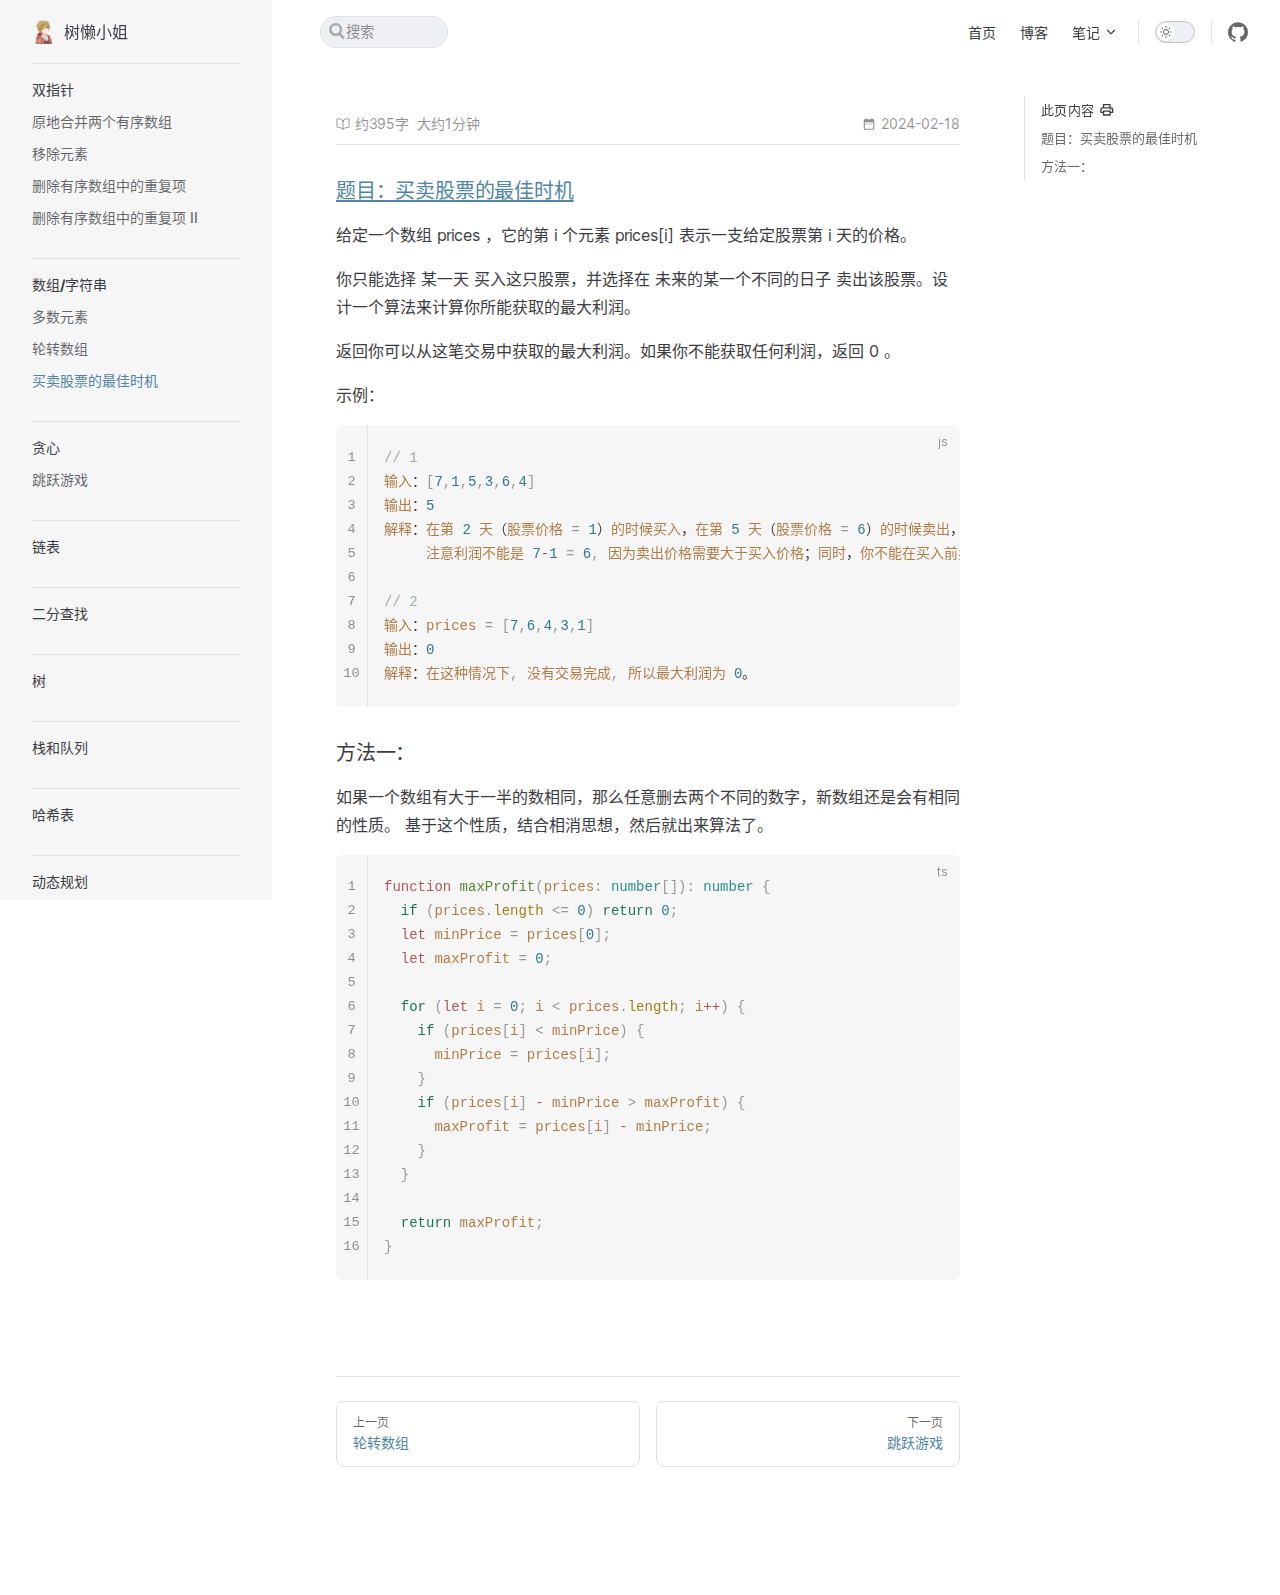
<file: note/leetcode/cccsss/index.html>
<!doctype html><html lang="zh-CN"><head><meta charset="utf-8" /><meta name="viewport" content="width=device-width,initial-scale=1" /><meta name="generator" content="VuePress 2.0.0-rc.2" /><meta name="theme" content="VuePress Theme Plume 1.0.0-rc.30" /><script>;(function () {const um = localStorage.getItem('vuepress-theme-appearance');const sm =window.matchMedia &&window.matchMedia('(prefers-color-scheme: dark)').matches;if (um === 'dark' || (um !== 'light' && sm)) {document.documentElement.classList.add('dark');}})();</script><link rel="icon" type="image/png" sizes="32x32" href="/favicon-32x32.png"><link rel="icon" type="image/png" sizes="16x16" href="/favicon-16x16.png"><link rel="apple-touch-icon" sizes="180x180" href="/apple-touch-icon.png"><link rel="mask-icon" href="/safari-pinned-tab.svg" color="#5bbad5"><meta name="keywords" content="sloth,前端,front-end"><meta http-equiv="X-UA-Compatible" content="IE=edg"><meta name="msapplication-TileColor" content="#da532c"><meta name="theme-color" content="#ffffff"><meta name="msvalidate.01" content="F93FF013B8AA2553779A91388C14A0F7"><meta name="google-site-verification" content="X5YSaTDn-pKqQBUKD_05_dQcxVItzEq7Rlbg2ZEU7AM"><title>买卖股票的最佳时机 | 树懒小姐</title><meta name="description" content="热爱生活"><link rel="preload" href="/assets/style-694M4gHG.css" as="style"><link rel="stylesheet" href="/assets/style-694M4gHG.css"><link rel="modulepreload" href="/assets/app-EcasogRr.js"><link rel="modulepreload" href="/assets/index.html-x35hpJ4S.js"><link rel="modulepreload" href="/assets/index.html-40gNPfdH.js"><link rel="prefetch" href="/assets/index.html-Bv2x0Vge.js" as="script"><link rel="prefetch" href="/assets/index.html-bSVYER-H.js" as="script"><link rel="prefetch" href="/assets/index.html-YGI5Zcvn.js" as="script"><link rel="prefetch" href="/assets/index.html-A7CIhIg7.js" as="script"><link rel="prefetch" href="/assets/index.html-hiZHP_y5.js" as="script"><link rel="prefetch" href="/assets/index.html-D9nDuKQB.js" as="script"><link rel="prefetch" href="/assets/index.html-el-iPAPJ.js" as="script"><link rel="prefetch" href="/assets/index.html-el-iPAPJ.js" as="script"><link rel="prefetch" href="/assets/index.html-qGhE8aZC.js" as="script"><link rel="prefetch" href="/assets/index.html-ENBWD4Gj.js" as="script"><link rel="prefetch" href="/assets/404.html-7ta4WqYV.js" as="script"><link rel="prefetch" href="/assets/index.html-Byh7ADQW.js" as="script"><link rel="prefetch" href="/assets/index.html-MlJVz9vk.js" as="script"><link rel="prefetch" href="/assets/index.html-ihcnx7iH.js" as="script"><link rel="prefetch" href="/assets/index.html-I7yV5Kgz.js" as="script"><link rel="prefetch" href="/assets/index.html-_X5mdigo.js" as="script"><link rel="prefetch" href="/assets/index.html-IxKpUgVZ.js" as="script"><link rel="prefetch" href="/assets/index.html-5BHei7Vj.js" as="script"><link rel="prefetch" href="/assets/index.html-NlfdPK-X.js" as="script"><link rel="prefetch" href="/assets/index.html-0PHP6SMr.js" as="script"><link rel="prefetch" href="/assets/index.html-D-PfKw6v.js" as="script"><link rel="prefetch" href="/assets/index.html-D-PfKw6v.js" as="script"><link rel="prefetch" href="/assets/index.html-xYjxO80p.js" as="script"><link rel="prefetch" href="/assets/index.html-tG1LUX91.js" as="script"><link rel="prefetch" href="/assets/404.html-0ifwzuMQ.js" as="script"><link rel="prefetch" href="/assets/index.html-gmdIsITq.js" as="script"><link rel="prefetch" href="/assets/index.html-shsd1Dsc.js" as="script"><link rel="prefetch" href="/assets/index.html-dSHTL8yH.js" as="script"></head><body><div id="app"><!--[--><div class="theme-plume" data-v-d7528ad9><!--[--><span tabindex="-1" data-v-9f369b67></span><a href="#LayoutContent" class="skip-link visually-hidden" data-v-9f369b67> Skip to content </a><!--]--><!----><div class="nav-wrapper" data-v-d7528ad9 data-v-00158941><div class="navbar-wrapper has-sidebar" data-v-00158941 data-v-7c5328be><div class="container" data-v-7c5328be><div class="title" data-v-7c5328be><div class="navbar-title has-sidebar" data-v-7c5328be data-v-aa34b388><a class="auto-link link title" href="/" data-v-aa34b388 data-v-61af7ba9><!--[--><!--[--><!--[--><!--[--><img class="plume-image dark logo" src="/images/blogger-fav.png" alt data-v-6888f7b8><!--]--><!--[--><img class="plume-image light logo" src="/images/blogger-fav.png" alt data-v-6888f7b8><!--]--><!--]--><!--]--> 树懒小姐<!--]--><!----></a></div></div><div class="content" data-v-7c5328be><div class="curtain" data-v-7c5328be></div><div class="content-body" data-v-7c5328be><div class="navbar-search search" data-v-7c5328be><form class="search-box" role="search"><input type="search" placeholder="搜索" autocomplete="off" spellcheck="false" value><!----></form></div><nav aria-labelledby="main-nav-aria-label" class="navbar-menu menu" data-v-7c5328be data-v-781e309b><span id="main-nav-aria-label" class="visually-hidden" data-v-781e309b>Main Navigation</span><!--[--><!--[--><a class="auto-link link navbar-menu-link" href="/" data-v-781e309b data-v-97857e29 data-v-61af7ba9><!--[--><!----><i data-v-97857e29>首页</i><!--]--><!----></a><!--]--><!--[--><a class="auto-link link navbar-menu-link" href="/blog/" data-v-781e309b data-v-97857e29 data-v-61af7ba9><!--[--><!----><i data-v-97857e29>博客</i><!--]--><!----></a><!--]--><!--[--><div class="flyout-wrapper navbar-menu-group" data-v-781e309b data-v-1ed8cbd0><button type="button" class="button" aria-haspopup="true" aria-expanded="false" data-v-1ed8cbd0><span class="text" data-v-1ed8cbd0><!----><!----> 笔记 <svg xmlns="http://www.w3.org/2000/svg" aria-hidden="true" focusable="false" viewbox="0 0 24 24" class="text-icon" data-v-1ed8cbd0><path d="M12,16c-0.3,0-0.5-0.1-0.7-0.3l-6-6c-0.4-0.4-0.4-1,0-1.4s1-0.4,1.4,0l5.3,5.3l5.3-5.3c0.4-0.4,1-0.4,1.4,0s0.4,1,0,1.4l-6,6C12.5,15.9,12.3,16,12,16z"></path></svg></span></button><div class="menu" data-v-1ed8cbd0><div class="menu-wrapper" data-v-1ed8cbd0 data-v-476664f4><div class="items" data-v-476664f4><!--[--><!--[--><div class="menu-link" data-v-476664f4 data-v-a3b0fc4e><a class="auto-link link active" href="/note/leetcode/" data-v-a3b0fc4e data-v-61af7ba9><!--[--><!----><i data-v-a3b0fc4e>Leetcode算法</i><!--]--><!----></a></div><!--]--><!--]--></div><!--[--><!--]--></div></div></div><!--]--><!--]--></nav><!----><div class="navbar-appearance appearance" data-v-7c5328be data-v-d28bca04><button class="switch-wrapper switch-appearance" type="button" role="switch" aria-label="toggle dark mode" aria-checked="false" data-v-d28bca04 data-v-b8c029d7 data-v-3c83eaa2><span class="check" data-v-3c83eaa2><span class="icon" data-v-3c83eaa2><!--[--><svg xmlns="http://www.w3.org/2000/svg" aria-hidden="true" focusable="false" viewbox="0 0 24 24" class="sun" data-v-b8c029d7><path d="M12,18c-3.3,0-6-2.7-6-6s2.7-6,6-6s6,2.7,6,6S15.3,18,12,18zM12,8c-2.2,0-4,1.8-4,4c0,2.2,1.8,4,4,4c2.2,0,4-1.8,4-4C16,9.8,14.2,8,12,8z"></path><path d="M12,4c-0.6,0-1-0.4-1-1V1c0-0.6,0.4-1,1-1s1,0.4,1,1v2C13,3.6,12.6,4,12,4z"></path><path d="M12,24c-0.6,0-1-0.4-1-1v-2c0-0.6,0.4-1,1-1s1,0.4,1,1v2C13,23.6,12.6,24,12,24z"></path><path d="M5.6,6.6c-0.3,0-0.5-0.1-0.7-0.3L3.5,4.9c-0.4-0.4-0.4-1,0-1.4s1-0.4,1.4,0l1.4,1.4c0.4,0.4,0.4,1,0,1.4C6.2,6.5,5.9,6.6,5.6,6.6z"></path><path d="M19.8,20.8c-0.3,0-0.5-0.1-0.7-0.3l-1.4-1.4c-0.4-0.4-0.4-1,0-1.4s1-0.4,1.4,0l1.4,1.4c0.4,0.4,0.4,1,0,1.4C20.3,20.7,20,20.8,19.8,20.8z"></path><path d="M3,13H1c-0.6,0-1-0.4-1-1s0.4-1,1-1h2c0.6,0,1,0.4,1,1S3.6,13,3,13z"></path><path d="M23,13h-2c-0.6,0-1-0.4-1-1s0.4-1,1-1h2c0.6,0,1,0.4,1,1S23.6,13,23,13z"></path><path d="M4.2,20.8c-0.3,0-0.5-0.1-0.7-0.3c-0.4-0.4-0.4-1,0-1.4l1.4-1.4c0.4-0.4,1-0.4,1.4,0s0.4,1,0,1.4l-1.4,1.4C4.7,20.7,4.5,20.8,4.2,20.8z"></path><path d="M18.4,6.6c-0.3,0-0.5-0.1-0.7-0.3c-0.4-0.4-0.4-1,0-1.4l1.4-1.4c0.4-0.4,1-0.4,1.4,0s0.4,1,0,1.4l-1.4,1.4C18.9,6.5,18.6,6.6,18.4,6.6z"></path></svg><svg xmlns="http://www.w3.org/2000/svg" aria-hidden="true" focusable="false" viewbox="0 0 24 24" class="moon" data-v-b8c029d7><path d="M12.1,22c-0.3,0-0.6,0-0.9,0c-5.5-0.5-9.5-5.4-9-10.9c0.4-4.8,4.2-8.6,9-9c0.4,0,0.8,0.2,1,0.5c0.2,0.3,0.2,0.8-0.1,1.1c-2,2.7-1.4,6.4,1.3,8.4c2.1,1.6,5,1.6,7.1,0c0.3-0.2,0.7-0.3,1.1-0.1c0.3,0.2,0.5,0.6,0.5,1c-0.2,2.7-1.5,5.1-3.6,6.8C16.6,21.2,14.4,22,12.1,22zM9.3,4.4c-2.9,1-5,3.6-5.2,6.8c-0.4,4.4,2.8,8.3,7.2,8.7c2.1,0.2,4.2-0.4,5.8-1.8c1.1-0.9,1.9-2.1,2.4-3.4c-2.5,0.9-5.3,0.5-7.5-1.1C9.2,11.4,8.1,7.7,9.3,4.4z"></path></svg><!--]--></span></span></button></div><div class="social-links navbar-social-links social-links" data-v-7c5328be data-v-1a16ae86 data-v-9cc2f7d3><!--[--><a class="social-link" href="https://github.com/s6-ht" target="_blank" rel="noopener" data-v-9cc2f7d3 data-v-cef692d5><svg role="img" viewBox="0 0 24 24" xmlns="http://www.w3.org/2000/svg"><title>GitHub</title><path d="M12 .297c-6.63 0-12 5.373-12 12 0 5.303 3.438 9.8 8.205 11.385.6.113.82-.258.82-.577 0-.285-.01-1.04-.015-2.04-3.338.724-4.042-1.61-4.042-1.61C4.422 18.07 3.633 17.7 3.633 17.7c-1.087-.744.084-.729.084-.729 1.205.084 1.838 1.236 1.838 1.236 1.07 1.835 2.809 1.305 3.495.998.108-.776.417-1.305.76-1.605-2.665-.3-5.466-1.332-5.466-5.93 0-1.31.465-2.38 1.235-3.22-.135-.303-.54-1.523.105-3.176 0 0 1.005-.322 3.3 1.23.96-.267 1.98-.399 3-.405 1.02.006 2.04.138 3 .405 2.28-1.552 3.285-1.23 3.285-1.23.645 1.653.24 2.873.12 3.176.765.84 1.23 1.91 1.23 3.22 0 4.61-2.805 5.625-5.475 5.92.42.36.81 1.096.81 2.22 0 1.606-.015 2.896-.015 3.286 0 .315.21.69.825.57C20.565 22.092 24 17.592 24 12.297c0-6.627-5.373-12-12-12"/></svg></a><!--]--></div><div class="flyout-wrapper navbar-extra extra" data-v-7c5328be data-v-2b2131b7 data-v-1ed8cbd0><button type="button" class="button" aria-haspopup="true" aria-expanded="false" aria-label="extra navigation" data-v-1ed8cbd0><svg xmlns="http://www.w3.org/2000/svg" aria-hidden="true" focusable="false" viewbox="0 0 24 24" class="icon" data-v-1ed8cbd0><circle cx="12" cy="12" r="2"></circle><circle cx="19" cy="12" r="2"></circle><circle cx="5" cy="12" r="2"></circle></svg></button><div class="menu" data-v-1ed8cbd0><div class="menu-wrapper" data-v-1ed8cbd0 data-v-476664f4><!----><!--[--><!--[--><!----><div class="group" data-v-2b2131b7><div class="item appearance" data-v-2b2131b7><p class="label" data-v-2b2131b7> Appearance </p><div class="appearance-action" data-v-2b2131b7><button class="switch-wrapper switch-appearance" type="button" role="switch" aria-label="toggle dark mode" aria-checked="false" data-v-2b2131b7 data-v-b8c029d7 data-v-3c83eaa2><span class="check" data-v-3c83eaa2><span class="icon" data-v-3c83eaa2><!--[--><svg xmlns="http://www.w3.org/2000/svg" aria-hidden="true" focusable="false" viewbox="0 0 24 24" class="sun" data-v-b8c029d7><path d="M12,18c-3.3,0-6-2.7-6-6s2.7-6,6-6s6,2.7,6,6S15.3,18,12,18zM12,8c-2.2,0-4,1.8-4,4c0,2.2,1.8,4,4,4c2.2,0,4-1.8,4-4C16,9.8,14.2,8,12,8z"></path><path d="M12,4c-0.6,0-1-0.4-1-1V1c0-0.6,0.4-1,1-1s1,0.4,1,1v2C13,3.6,12.6,4,12,4z"></path><path d="M12,24c-0.6,0-1-0.4-1-1v-2c0-0.6,0.4-1,1-1s1,0.4,1,1v2C13,23.6,12.6,24,12,24z"></path><path d="M5.6,6.6c-0.3,0-0.5-0.1-0.7-0.3L3.5,4.9c-0.4-0.4-0.4-1,0-1.4s1-0.4,1.4,0l1.4,1.4c0.4,0.4,0.4,1,0,1.4C6.2,6.5,5.9,6.6,5.6,6.6z"></path><path d="M19.8,20.8c-0.3,0-0.5-0.1-0.7-0.3l-1.4-1.4c-0.4-0.4-0.4-1,0-1.4s1-0.4,1.4,0l1.4,1.4c0.4,0.4,0.4,1,0,1.4C20.3,20.7,20,20.8,19.8,20.8z"></path><path d="M3,13H1c-0.6,0-1-0.4-1-1s0.4-1,1-1h2c0.6,0,1,0.4,1,1S3.6,13,3,13z"></path><path d="M23,13h-2c-0.6,0-1-0.4-1-1s0.4-1,1-1h2c0.6,0,1,0.4,1,1S23.6,13,23,13z"></path><path d="M4.2,20.8c-0.3,0-0.5-0.1-0.7-0.3c-0.4-0.4-0.4-1,0-1.4l1.4-1.4c0.4-0.4,1-0.4,1.4,0s0.4,1,0,1.4l-1.4,1.4C4.7,20.7,4.5,20.8,4.2,20.8z"></path><path d="M18.4,6.6c-0.3,0-0.5-0.1-0.7-0.3c-0.4-0.4-0.4-1,0-1.4l1.4-1.4c0.4-0.4,1-0.4,1.4,0s0.4,1,0,1.4l-1.4,1.4C18.9,6.5,18.6,6.6,18.4,6.6z"></path></svg><svg xmlns="http://www.w3.org/2000/svg" aria-hidden="true" focusable="false" viewbox="0 0 24 24" class="moon" data-v-b8c029d7><path d="M12.1,22c-0.3,0-0.6,0-0.9,0c-5.5-0.5-9.5-5.4-9-10.9c0.4-4.8,4.2-8.6,9-9c0.4,0,0.8,0.2,1,0.5c0.2,0.3,0.2,0.8-0.1,1.1c-2,2.7-1.4,6.4,1.3,8.4c2.1,1.6,5,1.6,7.1,0c0.3-0.2,0.7-0.3,1.1-0.1c0.3,0.2,0.5,0.6,0.5,1c-0.2,2.7-1.5,5.1-3.6,6.8C16.6,21.2,14.4,22,12.1,22zM9.3,4.4c-2.9,1-5,3.6-5.2,6.8c-0.4,4.4,2.8,8.3,7.2,8.7c2.1,0.2,4.2-0.4,5.8-1.8c1.1-0.9,1.9-2.1,2.4-3.4c-2.5,0.9-5.3,0.5-7.5-1.1C9.2,11.4,8.1,7.7,9.3,4.4z"></path></svg><!--]--></span></span></button></div></div></div><div class="group" data-v-2b2131b7><div class="item social-links" data-v-2b2131b7><div class="social-links social-links-list" data-v-2b2131b7 data-v-9cc2f7d3><!--[--><a class="social-link" href="https://github.com/s6-ht" target="_blank" rel="noopener" data-v-9cc2f7d3 data-v-cef692d5><svg role="img" viewBox="0 0 24 24" xmlns="http://www.w3.org/2000/svg"><title>GitHub</title><path d="M12 .297c-6.63 0-12 5.373-12 12 0 5.303 3.438 9.8 8.205 11.385.6.113.82-.258.82-.577 0-.285-.01-1.04-.015-2.04-3.338.724-4.042-1.61-4.042-1.61C4.422 18.07 3.633 17.7 3.633 17.7c-1.087-.744.084-.729.084-.729 1.205.084 1.838 1.236 1.838 1.236 1.07 1.835 2.809 1.305 3.495.998.108-.776.417-1.305.76-1.605-2.665-.3-5.466-1.332-5.466-5.93 0-1.31.465-2.38 1.235-3.22-.135-.303-.54-1.523.105-3.176 0 0 1.005-.322 3.3 1.23.96-.267 1.98-.399 3-.405 1.02.006 2.04.138 3 .405 2.28-1.552 3.285-1.23 3.285-1.23.645 1.653.24 2.873.12 3.176.765.84 1.23 1.91 1.23 3.22 0 4.61-2.805 5.625-5.475 5.92.42.36.81 1.096.81 2.22 0 1.606-.015 2.896-.015 3.286 0 .315.21.69.825.57C20.565 22.092 24 17.592 24 12.297c0-6.627-5.373-12-12-12"/></svg></a><!--]--></div></div></div><!--]--><!--]--></div></div></div><button type="button" class="navbar-hamburger hamburger" aria-label="mobile navigation" aria-expanded="false" aria-controls="nav-screen" data-v-7c5328be data-v-3b11eef4><span class="container" data-v-3b11eef4><span class="top" data-v-3b11eef4></span><span class="middle" data-v-3b11eef4></span><span class="bottom" data-v-3b11eef4></span></span></button></div></div></div></div><!----></div><div class="local-nav reached-top" data-v-d7528ad9 data-v-455e7ef0><button class="menu" aria-expanded="false" aria-controls="SidebarNav" data-v-455e7ef0><svg xmlns="http://www.w3.org/2000/svg" aria-hidden="true" focusable="false" viewbox="0 0 24 24" class="menu-icon" data-v-455e7ef0><path d="M17,11H3c-0.6,0-1-0.4-1-1s0.4-1,1-1h14c0.6,0,1,0.4,1,1S17.6,11,17,11z"></path><path d="M21,7H3C2.4,7,2,6.6,2,6s0.4-1,1-1h18c0.6,0,1,0.4,1,1S21.6,7,21,7z"></path><path d="M21,15H3c-0.6,0-1-0.4-1-1s0.4-1,1-1h18c0.6,0,1,0.4,1,1S21.6,15,21,15z"></path><path d="M17,19H3c-0.6,0-1-0.4-1-1s0.4-1,1-1h14c0.6,0,1,0.4,1,1S17.6,19,17,19z"></path></svg><span class="menu-text" data-v-455e7ef0>Menu</span></button><div class="local-nav-outline-dropdown" style="--vp-vh:0px;" data-v-455e7ef0 data-v-f31d3715><button class="" data-v-f31d3715>此页内容 <svg xmlns="http://www.w3.org/2000/svg" aria-hidden="true" focusable="false" viewbox="0 0 24 24" class="icon" data-v-f31d3715><path d="M9,19c-0.3,0-0.5-0.1-0.7-0.3c-0.4-0.4-0.4-1,0-1.4l5.3-5.3L8.3,6.7c-0.4-0.4-0.4-1,0-1.4s1-0.4,1.4,0l6,6c0.4,0.4,0.4,1,0,1.4l-6,6C9.5,18.9,9.3,19,9,19z"></path></svg></button><!----></div></div><aside class="sidebar-wrapper" data-v-d7528ad9 data-v-ef3deb21><div class="curtain" data-v-ef3deb21></div><nav id="SidebarNav" class="nav" aria-labelledby="sidebar-aria-label" tabindex="-1" data-v-ef3deb21><span id="sidebar-aria-label" class="visually-hidden" data-v-ef3deb21> Sidebar Navigation </span><!--[--><div class="group" data-v-ef3deb21><section class="sidebar-item level-0" data-v-ef3deb21 data-v-537a2e8f><div class="item" role="button" tabindex="0" data-v-537a2e8f><div class="indicator" data-v-537a2e8f></div><h2 class="text" data-v-537a2e8f>双指针</h2><!----></div><div class="items" data-v-537a2e8f><!--[--><div class="sidebar-item level-1 is-link" data-v-537a2e8f data-v-537a2e8f><div class="item" tabindex="0" data-v-537a2e8f><div class="indicator" data-v-537a2e8f></div><a class="auto-link link link" href="/note/leetcode/287skept/" data-v-537a2e8f data-v-61af7ba9><!--[--><p class="text" data-v-537a2e8f>原地合并两个有序数组</p><!--]--><!----></a><!----></div><!----></div><div class="sidebar-item level-1 is-link" data-v-537a2e8f data-v-537a2e8f><div class="item" tabindex="0" data-v-537a2e8f><div class="indicator" data-v-537a2e8f></div><a class="auto-link link link" href="/note/leetcode/o1hc9xfv/" data-v-537a2e8f data-v-61af7ba9><!--[--><p class="text" data-v-537a2e8f>移除元素</p><!--]--><!----></a><!----></div><!----></div><div class="sidebar-item level-1 is-link" data-v-537a2e8f data-v-537a2e8f><div class="item" tabindex="0" data-v-537a2e8f><div class="indicator" data-v-537a2e8f></div><a class="auto-link link link" href="/note/leetcode/oktp931w/" data-v-537a2e8f data-v-61af7ba9><!--[--><p class="text" data-v-537a2e8f>删除有序数组中的重复项</p><!--]--><!----></a><!----></div><!----></div><div class="sidebar-item level-1 is-link" data-v-537a2e8f data-v-537a2e8f><div class="item" tabindex="0" data-v-537a2e8f><div class="indicator" data-v-537a2e8f></div><a class="auto-link link link" href="/note/leetcode/y8xgrawf/" data-v-537a2e8f data-v-61af7ba9><!--[--><p class="text" data-v-537a2e8f>删除有序数组中的重复项 II</p><!--]--><!----></a><!----></div><!----></div><!--]--></div></section></div><div class="group" data-v-ef3deb21><section class="sidebar-item level-0 has-active" data-v-ef3deb21 data-v-537a2e8f><div class="item" role="button" tabindex="0" data-v-537a2e8f><div class="indicator" data-v-537a2e8f></div><h2 class="text" data-v-537a2e8f>数组/字符串</h2><!----></div><div class="items" data-v-537a2e8f><!--[--><div class="sidebar-item level-1 is-link" data-v-537a2e8f data-v-537a2e8f><div class="item" tabindex="0" data-v-537a2e8f><div class="indicator" data-v-537a2e8f></div><a class="auto-link link link" href="/note/leetcode/ddd/" data-v-537a2e8f data-v-61af7ba9><!--[--><p class="text" data-v-537a2e8f>多数元素</p><!--]--><!----></a><!----></div><!----></div><div class="sidebar-item level-1 is-link" data-v-537a2e8f data-v-537a2e8f><div class="item" tabindex="0" data-v-537a2e8f><div class="indicator" data-v-537a2e8f></div><a class="auto-link link link" href="/note/leetcode/dddsss/" data-v-537a2e8f data-v-61af7ba9><!--[--><p class="text" data-v-537a2e8f>轮转数组</p><!--]--><!----></a><!----></div><!----></div><div class="sidebar-item level-1 is-link is-active has-active" data-v-537a2e8f data-v-537a2e8f><div class="item" tabindex="0" data-v-537a2e8f><div class="indicator" data-v-537a2e8f></div><a class="auto-link link link" href="/note/leetcode/cccsss/" data-v-537a2e8f data-v-61af7ba9><!--[--><p class="text" data-v-537a2e8f>买卖股票的最佳时机</p><!--]--><!----></a><!----></div><!----></div><!--]--></div></section></div><div class="group" data-v-ef3deb21><section class="sidebar-item level-0" data-v-ef3deb21 data-v-537a2e8f><div class="item" role="button" tabindex="0" data-v-537a2e8f><div class="indicator" data-v-537a2e8f></div><h2 class="text" data-v-537a2e8f>贪心</h2><!----></div><div class="items" data-v-537a2e8f><!--[--><div class="sidebar-item level-1" data-v-537a2e8f data-v-537a2e8f><!----><!----></div><div class="sidebar-item level-1 is-link" data-v-537a2e8f data-v-537a2e8f><div class="item" tabindex="0" data-v-537a2e8f><div class="indicator" data-v-537a2e8f></div><a class="auto-link link link" href="/note/leetcode/fhdiglui/" data-v-537a2e8f data-v-61af7ba9><!--[--><p class="text" data-v-537a2e8f>跳跃游戏</p><!--]--><!----></a><!----></div><!----></div><!--]--></div></section></div><div class="group" data-v-ef3deb21><div class="sidebar-item level-0" data-v-ef3deb21 data-v-537a2e8f><div class="item" role="button" tabindex="0" data-v-537a2e8f><div class="indicator" data-v-537a2e8f></div><p class="text" data-v-537a2e8f>链表</p><!----></div><!----></div></div><div class="group" data-v-ef3deb21><div class="sidebar-item level-0" data-v-ef3deb21 data-v-537a2e8f><div class="item" role="button" tabindex="0" data-v-537a2e8f><div class="indicator" data-v-537a2e8f></div><p class="text" data-v-537a2e8f>二分查找</p><!----></div><!----></div></div><div class="group" data-v-ef3deb21><div class="sidebar-item level-0" data-v-ef3deb21 data-v-537a2e8f><div class="item" role="button" tabindex="0" data-v-537a2e8f><div class="indicator" data-v-537a2e8f></div><p class="text" data-v-537a2e8f>树</p><!----></div><!----></div></div><div class="group" data-v-ef3deb21><div class="sidebar-item level-0" data-v-ef3deb21 data-v-537a2e8f><div class="item" role="button" tabindex="0" data-v-537a2e8f><div class="indicator" data-v-537a2e8f></div><p class="text" data-v-537a2e8f>栈和队列</p><!----></div><!----></div></div><div class="group" data-v-ef3deb21><div class="sidebar-item level-0" data-v-ef3deb21 data-v-537a2e8f><div class="item" role="button" tabindex="0" data-v-537a2e8f><div class="indicator" data-v-537a2e8f></div><p class="text" data-v-537a2e8f>哈希表</p><!----></div><!----></div></div><div class="group" data-v-ef3deb21><div class="sidebar-item level-0" data-v-ef3deb21 data-v-537a2e8f><div class="item" role="button" tabindex="0" data-v-537a2e8f><div class="indicator" data-v-537a2e8f></div><p class="text" data-v-537a2e8f>动态规划</p><!----></div><!----></div></div><div class="group" data-v-ef3deb21><div class="sidebar-item level-0" data-v-ef3deb21 data-v-537a2e8f><div class="item" role="button" tabindex="0" data-v-537a2e8f><div class="indicator" data-v-537a2e8f></div><p class="text" data-v-537a2e8f>滑动窗口</p><!----></div><!----></div></div><div class="group" data-v-ef3deb21><div class="sidebar-item level-0" data-v-ef3deb21 data-v-537a2e8f><div class="item" role="button" tabindex="0" data-v-537a2e8f><div class="indicator" data-v-537a2e8f></div><p class="text" data-v-537a2e8f>排序</p><!----></div><!----></div></div><!--]--></nav></aside><div id="LayoutContent" class="layout-content has-sidebar" data-v-d7528ad9 data-v-92542c65><!--[--><div class="plume-page has-sidebar has-aside" data-v-d7528ad9 data-v-e08601e2><div class="container" data-v-e08601e2><div class="aside" data-v-e08601e2><div class="aside-curtain" data-v-e08601e2></div><div class="aside-container" data-v-e08601e2><div class="aside-content" data-v-e08601e2><div class="page-aside" data-v-e08601e2 data-v-2bc9e10b><div class="has-outline page-aside-outline" data-v-2bc9e10b><div class="content" data-v-2bc9e10b><div class="outline-marker" data-v-2bc9e10b></div><div class="outline-title" data-v-2bc9e10b><span data-v-2bc9e10b>此页内容</span><svg xmlns="http://www.w3.org/2000/svg" width="24" height="24" viewbox="0 0 24 24" class="icon" data-v-2bc9e10b><path fill="currentColor" d="M16 8V5H8v3H6V3h12v5zM4 10h16zm14 2.5q.425 0 .713-.288T19 11.5q0-.425-.288-.712T18 10.5q-.425 0-.712.288T17 11.5q0 .425.288.713T18 12.5M16 19v-4H8v4zm2 2H6v-4H2v-6q0-1.275.875-2.137T5 8h14q1.275 0 2.138.863T22 11v6h-4zm2-6v-4q0-.425-.288-.712T19 10H5q-.425 0-.712.288T4 11v4h2v-2h12v2z"></path></svg></div><nav aria-labelledby="doc-outline-aria-label" data-v-2bc9e10b><span id="doc-outline-aria-label" class="visually-hidden" data-v-2bc9e10b> Table of Contents for current page </span><ul class="root" data-v-2bc9e10b data-v-ad9ea9a1><!--[--><li data-v-ad9ea9a1><a class="outline-link" href="#题目-买卖股票的最佳时机" data-v-ad9ea9a1>题目：买卖股票的最佳时机</a><!----></li><li data-v-ad9ea9a1><a class="outline-link" href="#方法一" data-v-ad9ea9a1>方法一：</a><!----></li><!--]--></ul></nav></div></div></div></div></div></div><div class="content" data-v-e08601e2><div class="content-container" data-v-e08601e2><main class="main" data-v-e08601e2><!--[--><!----><!----><div class="page-meta-wrapper" data-v-15364e70><p class="reading-time" data-v-15364e70><svg xmlns="http://www.w3.org/2000/svg" width="512" height="512" viewbox="0 0 512 512" class="icon" data-v-15364e70><path fill="none" stroke="currentColor" stroke-linecap="round" stroke-linejoin="round" stroke-width="32" d="M256 160c16-63.16 76.43-95.41 208-96a15.94 15.94 0 0 1 16 16v288a16 16 0 0 1-16 16c-128 0-177.45 25.81-208 64c-30.37-38-80-64-208-64c-9.88 0-16-8.05-16-17.93V80a15.94 15.94 0 0 1 16-16c131.57.59 192 32.84 208 96m0 0v288"></path></svg><span data-v-15364e70>约395字</span><span data-v-15364e70>大约1分钟</span></p><!----><p class="create-time" data-v-15364e70><svg xmlns="http://www.w3.org/2000/svg" viewbox="0 0 24 24" class="icon" data-v-15364e70><path fill="currentColor" d="M9 11H7v2h2v-2zm4 0h-2v2h2v-2zm4 0h-2v2h2v-2zm2-7h-1V2h-2v2H8V2H6v2H5c-1.11 0-1.99.9-1.99 2L3 20a2 2 0 0 0 2 2h14c1.1 0 2-.9 2-2V6c0-1.1-.9-2-2-2zm0 16H5V9h14v11z"></path></svg><span data-v-15364e70>2024-02-18</span></p></div><!--]--><div class="plume-content" data-v-e08601e2><h3 id="题目-买卖股票的最佳时机" tabindex="-1"><a class="header-anchor" href="#题目-买卖股票的最佳时机"><span><a href="https://leetcode.cn/problems/best-time-to-buy-and-sell-stock/description/?envType=study-plan-v2&amp;envId=top-interview-150" target="_blank" rel="noopener noreferrer">题目：买卖股票的最佳时机</a></span></a></h3><p>给定一个数组 prices ，它的第 i 个元素 prices[i] 表示一支给定股票第 i 天的价格。</p><p>你只能选择 某一天 买入这只股票，并选择在 未来的某一个不同的日子 卖出该股票。设计一个算法来计算你所能获取的最大利润。</p><p>返回你可以从这笔交易中获取的最大利润。如果你不能获取任何利润，返回 0 。</p><p>示例：</p><div class="language-javascript line-numbers-mode" data-ext="js" data-title="js"><pre class="shiki shiki-themes vitesse-light vitesse-dark vp-code"><code><span class="line"><span style="--shiki-light:#A0ADA0;--shiki-dark:#758575DD;">// 1</span></span>
<span class="line"><span style="--shiki-light:#B07D48;--shiki-dark:#BD976A;">输入</span><span style="--shiki-light:#393A34;--shiki-dark:#DBD7CAEE;">：</span><span style="--shiki-light:#999999;--shiki-dark:#666666;">[</span><span style="--shiki-light:#2F798A;--shiki-dark:#4C9A91;">7</span><span style="--shiki-light:#999999;--shiki-dark:#666666;">,</span><span style="--shiki-light:#2F798A;--shiki-dark:#4C9A91;">1</span><span style="--shiki-light:#999999;--shiki-dark:#666666;">,</span><span style="--shiki-light:#2F798A;--shiki-dark:#4C9A91;">5</span><span style="--shiki-light:#999999;--shiki-dark:#666666;">,</span><span style="--shiki-light:#2F798A;--shiki-dark:#4C9A91;">3</span><span style="--shiki-light:#999999;--shiki-dark:#666666;">,</span><span style="--shiki-light:#2F798A;--shiki-dark:#4C9A91;">6</span><span style="--shiki-light:#999999;--shiki-dark:#666666;">,</span><span style="--shiki-light:#2F798A;--shiki-dark:#4C9A91;">4</span><span style="--shiki-light:#999999;--shiki-dark:#666666;">]</span></span>
<span class="line"><span style="--shiki-light:#B07D48;--shiki-dark:#BD976A;">输出</span><span style="--shiki-light:#393A34;--shiki-dark:#DBD7CAEE;">：</span><span style="--shiki-light:#2F798A;--shiki-dark:#4C9A91;">5</span></span>
<span class="line"><span style="--shiki-light:#B07D48;--shiki-dark:#BD976A;">解释</span><span style="--shiki-light:#393A34;--shiki-dark:#DBD7CAEE;">：</span><span style="--shiki-light:#B07D48;--shiki-dark:#BD976A;">在第</span><span style="--shiki-light:#2F798A;--shiki-dark:#4C9A91;"> 2</span><span style="--shiki-light:#B07D48;--shiki-dark:#BD976A;"> 天</span><span style="--shiki-light:#393A34;--shiki-dark:#DBD7CAEE;">（</span><span style="--shiki-light:#B07D48;--shiki-dark:#BD976A;">股票价格</span><span style="--shiki-light:#999999;--shiki-dark:#666666;"> =</span><span style="--shiki-light:#2F798A;--shiki-dark:#4C9A91;"> 1</span><span style="--shiki-light:#393A34;--shiki-dark:#DBD7CAEE;">）</span><span style="--shiki-light:#B07D48;--shiki-dark:#BD976A;">的时候买入</span><span style="--shiki-light:#393A34;--shiki-dark:#DBD7CAEE;">，</span><span style="--shiki-light:#B07D48;--shiki-dark:#BD976A;">在第</span><span style="--shiki-light:#2F798A;--shiki-dark:#4C9A91;"> 5</span><span style="--shiki-light:#B07D48;--shiki-dark:#BD976A;"> 天</span><span style="--shiki-light:#393A34;--shiki-dark:#DBD7CAEE;">（</span><span style="--shiki-light:#B07D48;--shiki-dark:#BD976A;">股票价格</span><span style="--shiki-light:#999999;--shiki-dark:#666666;"> =</span><span style="--shiki-light:#2F798A;--shiki-dark:#4C9A91;"> 6</span><span style="--shiki-light:#393A34;--shiki-dark:#DBD7CAEE;">）</span><span style="--shiki-light:#B07D48;--shiki-dark:#BD976A;">的时候卖出</span><span style="--shiki-light:#393A34;--shiki-dark:#DBD7CAEE;">，</span><span style="--shiki-light:#B07D48;--shiki-dark:#BD976A;">最大利润</span><span style="--shiki-light:#999999;--shiki-dark:#666666;"> =</span><span style="--shiki-light:#2F798A;--shiki-dark:#4C9A91;"> 6</span><span style="--shiki-light:#AB5959;--shiki-dark:#CB7676;">-</span><span style="--shiki-light:#2F798A;--shiki-dark:#4C9A91;">1</span><span style="--shiki-light:#999999;--shiki-dark:#666666;"> =</span><span style="--shiki-light:#2F798A;--shiki-dark:#4C9A91;"> 5</span><span style="--shiki-light:#393A34;--shiki-dark:#DBD7CAEE;"> 。</span></span>
<span class="line"><span style="--shiki-light:#B07D48;--shiki-dark:#BD976A;">     注意利润不能是</span><span style="--shiki-light:#2F798A;--shiki-dark:#4C9A91;"> 7</span><span style="--shiki-light:#AB5959;--shiki-dark:#CB7676;">-</span><span style="--shiki-light:#2F798A;--shiki-dark:#4C9A91;">1</span><span style="--shiki-light:#999999;--shiki-dark:#666666;"> =</span><span style="--shiki-light:#2F798A;--shiki-dark:#4C9A91;"> 6</span><span style="--shiki-light:#999999;--shiki-dark:#666666;">,</span><span style="--shiki-light:#B07D48;--shiki-dark:#BD976A;"> 因为卖出价格需要大于买入价格</span><span style="--shiki-light:#393A34;--shiki-dark:#DBD7CAEE;">；</span><span style="--shiki-light:#B07D48;--shiki-dark:#BD976A;">同时</span><span style="--shiki-light:#393A34;--shiki-dark:#DBD7CAEE;">，</span><span style="--shiki-light:#B07D48;--shiki-dark:#BD976A;">你不能在买入前卖出股票</span><span style="--shiki-light:#393A34;--shiki-dark:#DBD7CAEE;">。</span></span>
<span class="line"></span>
<span class="line"><span style="--shiki-light:#A0ADA0;--shiki-dark:#758575DD;">// 2</span></span>
<span class="line"><span style="--shiki-light:#B07D48;--shiki-dark:#BD976A;">输入</span><span style="--shiki-light:#393A34;--shiki-dark:#DBD7CAEE;">：</span><span style="--shiki-light:#B07D48;--shiki-dark:#BD976A;">prices</span><span style="--shiki-light:#999999;--shiki-dark:#666666;"> =</span><span style="--shiki-light:#999999;--shiki-dark:#666666;"> [</span><span style="--shiki-light:#2F798A;--shiki-dark:#4C9A91;">7</span><span style="--shiki-light:#999999;--shiki-dark:#666666;">,</span><span style="--shiki-light:#2F798A;--shiki-dark:#4C9A91;">6</span><span style="--shiki-light:#999999;--shiki-dark:#666666;">,</span><span style="--shiki-light:#2F798A;--shiki-dark:#4C9A91;">4</span><span style="--shiki-light:#999999;--shiki-dark:#666666;">,</span><span style="--shiki-light:#2F798A;--shiki-dark:#4C9A91;">3</span><span style="--shiki-light:#999999;--shiki-dark:#666666;">,</span><span style="--shiki-light:#2F798A;--shiki-dark:#4C9A91;">1</span><span style="--shiki-light:#999999;--shiki-dark:#666666;">]</span></span>
<span class="line"><span style="--shiki-light:#B07D48;--shiki-dark:#BD976A;">输出</span><span style="--shiki-light:#393A34;--shiki-dark:#DBD7CAEE;">：</span><span style="--shiki-light:#2F798A;--shiki-dark:#4C9A91;">0</span></span>
<span class="line"><span style="--shiki-light:#B07D48;--shiki-dark:#BD976A;">解释</span><span style="--shiki-light:#393A34;--shiki-dark:#DBD7CAEE;">：</span><span style="--shiki-light:#B07D48;--shiki-dark:#BD976A;">在这种情况下</span><span style="--shiki-light:#999999;--shiki-dark:#666666;">,</span><span style="--shiki-light:#B07D48;--shiki-dark:#BD976A;"> 没有交易完成</span><span style="--shiki-light:#999999;--shiki-dark:#666666;">,</span><span style="--shiki-light:#B07D48;--shiki-dark:#BD976A;"> 所以最大利润为</span><span style="--shiki-light:#2F798A;--shiki-dark:#4C9A91;"> 0</span><span style="--shiki-light:#393A34;--shiki-dark:#DBD7CAEE;">。</span></span></code></pre><div class="line-numbers" aria-hidden="true"><div class="line-number"></div><div class="line-number"></div><div class="line-number"></div><div class="line-number"></div><div class="line-number"></div><div class="line-number"></div><div class="line-number"></div><div class="line-number"></div><div class="line-number"></div><div class="line-number"></div></div></div><h3 id="方法一" tabindex="-1"><a class="header-anchor" href="#方法一"><span>方法一：</span></a></h3><p>如果一个数组有大于一半的数相同，那么任意删去两个不同的数字，新数组还是会有相同的性质。 基于这个性质，结合相消思想，然后就出来算法了。</p><div class="language-typescript line-numbers-mode" data-ext="ts" data-title="ts"><pre class="shiki shiki-themes vitesse-light vitesse-dark vp-code"><code><span class="line"><span style="--shiki-light:#AB5959;--shiki-dark:#CB7676;">function</span><span style="--shiki-light:#59873A;--shiki-dark:#80A665;"> maxProfit</span><span style="--shiki-light:#999999;--shiki-dark:#666666;">(</span><span style="--shiki-light:#B07D48;--shiki-dark:#BD976A;">prices</span><span style="--shiki-light:#999999;--shiki-dark:#666666;">: </span><span style="--shiki-light:#2E8F82;--shiki-dark:#5DA994;">number</span><span style="--shiki-light:#999999;--shiki-dark:#666666;">[]):</span><span style="--shiki-light:#2E8F82;--shiki-dark:#5DA994;"> number</span><span style="--shiki-light:#999999;--shiki-dark:#666666;"> {</span></span>
<span class="line"><span style="--shiki-light:#1E754F;--shiki-dark:#4D9375;">  if</span><span style="--shiki-light:#999999;--shiki-dark:#666666;"> (</span><span style="--shiki-light:#B07D48;--shiki-dark:#BD976A;">prices</span><span style="--shiki-light:#999999;--shiki-dark:#666666;">.</span><span style="--shiki-light:#998418;--shiki-dark:#B8A965;">length</span><span style="--shiki-light:#999999;--shiki-dark:#666666;"> &lt;=</span><span style="--shiki-light:#2F798A;--shiki-dark:#4C9A91;"> 0</span><span style="--shiki-light:#999999;--shiki-dark:#666666;">)</span><span style="--shiki-light:#1E754F;--shiki-dark:#4D9375;"> return</span><span style="--shiki-light:#2F798A;--shiki-dark:#4C9A91;"> 0</span><span style="--shiki-light:#999999;--shiki-dark:#666666;">;</span></span>
<span class="line"><span style="--shiki-light:#AB5959;--shiki-dark:#CB7676;">  let </span><span style="--shiki-light:#B07D48;--shiki-dark:#BD976A;">minPrice</span><span style="--shiki-light:#999999;--shiki-dark:#666666;"> =</span><span style="--shiki-light:#B07D48;--shiki-dark:#BD976A;"> prices</span><span style="--shiki-light:#999999;--shiki-dark:#666666;">[</span><span style="--shiki-light:#2F798A;--shiki-dark:#4C9A91;">0</span><span style="--shiki-light:#999999;--shiki-dark:#666666;">];</span></span>
<span class="line"><span style="--shiki-light:#AB5959;--shiki-dark:#CB7676;">  let </span><span style="--shiki-light:#B07D48;--shiki-dark:#BD976A;">maxProfit</span><span style="--shiki-light:#999999;--shiki-dark:#666666;"> =</span><span style="--shiki-light:#2F798A;--shiki-dark:#4C9A91;"> 0</span><span style="--shiki-light:#999999;--shiki-dark:#666666;">;</span></span>
<span class="line"></span>
<span class="line"><span style="--shiki-light:#1E754F;--shiki-dark:#4D9375;">  for</span><span style="--shiki-light:#999999;--shiki-dark:#666666;"> (</span><span style="--shiki-light:#AB5959;--shiki-dark:#CB7676;">let </span><span style="--shiki-light:#B07D48;--shiki-dark:#BD976A;">i</span><span style="--shiki-light:#999999;--shiki-dark:#666666;"> =</span><span style="--shiki-light:#2F798A;--shiki-dark:#4C9A91;"> 0</span><span style="--shiki-light:#999999;--shiki-dark:#666666;">;</span><span style="--shiki-light:#B07D48;--shiki-dark:#BD976A;"> i</span><span style="--shiki-light:#999999;--shiki-dark:#666666;"> &lt;</span><span style="--shiki-light:#B07D48;--shiki-dark:#BD976A;"> prices</span><span style="--shiki-light:#999999;--shiki-dark:#666666;">.</span><span style="--shiki-light:#998418;--shiki-dark:#B8A965;">length</span><span style="--shiki-light:#999999;--shiki-dark:#666666;">;</span><span style="--shiki-light:#B07D48;--shiki-dark:#BD976A;"> i</span><span style="--shiki-light:#AB5959;--shiki-dark:#CB7676;">++</span><span style="--shiki-light:#999999;--shiki-dark:#666666;">)</span><span style="--shiki-light:#999999;--shiki-dark:#666666;"> {</span></span>
<span class="line"><span style="--shiki-light:#1E754F;--shiki-dark:#4D9375;">    if</span><span style="--shiki-light:#999999;--shiki-dark:#666666;"> (</span><span style="--shiki-light:#B07D48;--shiki-dark:#BD976A;">prices</span><span style="--shiki-light:#999999;--shiki-dark:#666666;">[</span><span style="--shiki-light:#B07D48;--shiki-dark:#BD976A;">i</span><span style="--shiki-light:#999999;--shiki-dark:#666666;">]</span><span style="--shiki-light:#999999;--shiki-dark:#666666;"> &lt;</span><span style="--shiki-light:#B07D48;--shiki-dark:#BD976A;"> minPrice</span><span style="--shiki-light:#999999;--shiki-dark:#666666;">)</span><span style="--shiki-light:#999999;--shiki-dark:#666666;"> {</span></span>
<span class="line"><span style="--shiki-light:#B07D48;--shiki-dark:#BD976A;">      minPrice</span><span style="--shiki-light:#999999;--shiki-dark:#666666;"> =</span><span style="--shiki-light:#B07D48;--shiki-dark:#BD976A;"> prices</span><span style="--shiki-light:#999999;--shiki-dark:#666666;">[</span><span style="--shiki-light:#B07D48;--shiki-dark:#BD976A;">i</span><span style="--shiki-light:#999999;--shiki-dark:#666666;">];</span></span>
<span class="line"><span style="--shiki-light:#999999;--shiki-dark:#666666;">    }</span></span>
<span class="line"><span style="--shiki-light:#1E754F;--shiki-dark:#4D9375;">    if</span><span style="--shiki-light:#999999;--shiki-dark:#666666;"> (</span><span style="--shiki-light:#B07D48;--shiki-dark:#BD976A;">prices</span><span style="--shiki-light:#999999;--shiki-dark:#666666;">[</span><span style="--shiki-light:#B07D48;--shiki-dark:#BD976A;">i</span><span style="--shiki-light:#999999;--shiki-dark:#666666;">]</span><span style="--shiki-light:#AB5959;--shiki-dark:#CB7676;"> -</span><span style="--shiki-light:#B07D48;--shiki-dark:#BD976A;"> minPrice</span><span style="--shiki-light:#999999;--shiki-dark:#666666;"> &gt;</span><span style="--shiki-light:#B07D48;--shiki-dark:#BD976A;"> maxProfit</span><span style="--shiki-light:#999999;--shiki-dark:#666666;">)</span><span style="--shiki-light:#999999;--shiki-dark:#666666;"> {</span></span>
<span class="line"><span style="--shiki-light:#B07D48;--shiki-dark:#BD976A;">      maxProfit</span><span style="--shiki-light:#999999;--shiki-dark:#666666;"> =</span><span style="--shiki-light:#B07D48;--shiki-dark:#BD976A;"> prices</span><span style="--shiki-light:#999999;--shiki-dark:#666666;">[</span><span style="--shiki-light:#B07D48;--shiki-dark:#BD976A;">i</span><span style="--shiki-light:#999999;--shiki-dark:#666666;">]</span><span style="--shiki-light:#AB5959;--shiki-dark:#CB7676;"> -</span><span style="--shiki-light:#B07D48;--shiki-dark:#BD976A;"> minPrice</span><span style="--shiki-light:#999999;--shiki-dark:#666666;">;</span></span>
<span class="line"><span style="--shiki-light:#999999;--shiki-dark:#666666;">    }</span></span>
<span class="line"><span style="--shiki-light:#999999;--shiki-dark:#666666;">  }</span></span>
<span class="line"></span>
<span class="line"><span style="--shiki-light:#1E754F;--shiki-dark:#4D9375;">  return</span><span style="--shiki-light:#B07D48;--shiki-dark:#BD976A;"> maxProfit</span><span style="--shiki-light:#999999;--shiki-dark:#666666;">;</span></span>
<span class="line"><span style="--shiki-light:#999999;--shiki-dark:#666666;">}</span></span></code></pre><div class="line-numbers" aria-hidden="true"><div class="line-number"></div><div class="line-number"></div><div class="line-number"></div><div class="line-number"></div><div class="line-number"></div><div class="line-number"></div><div class="line-number"></div><div class="line-number"></div><div class="line-number"></div><div class="line-number"></div><div class="line-number"></div><div class="line-number"></div><div class="line-number"></div><div class="line-number"></div><div class="line-number"></div><div class="line-number"></div></div></div></div><footer class="page-footer" data-v-e08601e2 data-v-7c827e58><!----><!----><nav class="prev-next" data-v-7c827e58><div class="pager" data-v-7c827e58><a class="auto-link link pager-link prev" href="/note/leetcode/dddsss/" data-v-7c827e58 data-v-61af7ba9><!--[--><span class="desc" data-v-7c827e58>上一页</span><span class="title" data-v-7c827e58>轮转数组</span><!--]--><!----></a></div><div class="pager" data-v-7c827e58><a class="auto-link link pager-link next" href="/note/leetcode/fhdiglui/" data-v-7c827e58 data-v-61af7ba9><!--[--><span class="desc" data-v-7c827e58>下一页</span><span class="title" data-v-7c827e58>跳跃游戏</span><!--]--><!----></a></div></nav></footer><!----></main></div></div></div></div><button style="display:none;" type="button" class="back-to-top-button" aria-label="back to top" data-v-d7528ad9 data-v-c476fb55><span class="percent" data-v-c476fb55>0%</span><svg xmlns="http://www.w3.org/2000/svg" width="48" height="48" viewbox="0 0 48 48" class="icon show" data-v-c476fb55><path fill="none" stroke="currentColor" stroke-linecap="round" stroke-linejoin="round" stroke-width="4" d="M24.008 14.1V42M12 26l12-12l12 12M12 6h24"></path></svg><svg aria-hidden="true" data-v-c476fb55><circle cx="50%" cy="50%" style="stroke-dasharray:calc(0% - 12.566370614359172px) calc(314.1592653589793% - 12.566370614359172px);" data-v-c476fb55></circle></svg></button><!----><!--]--></div></div><!--]--></div><script type="module" src="/assets/app-EcasogRr.js" defer></script></body></html>
</file>
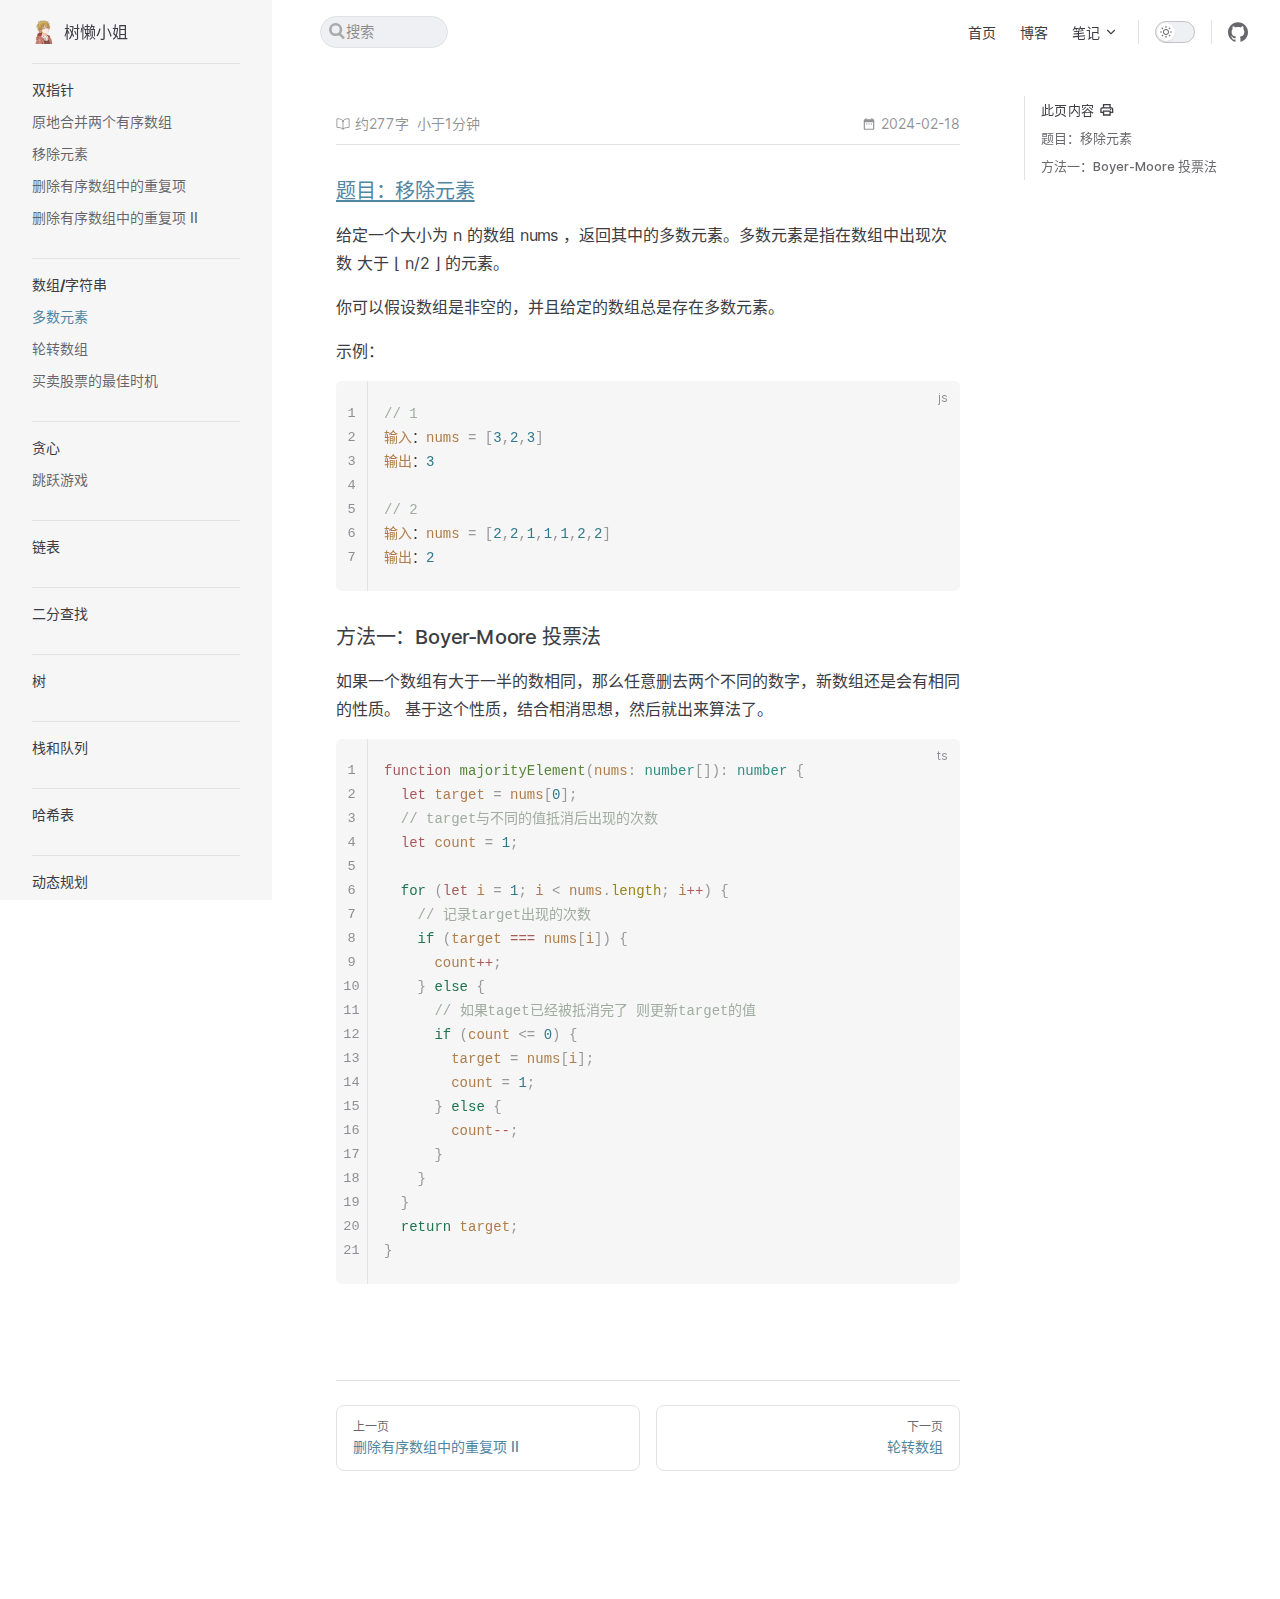
<file: note/leetcode/ddd/index.html>
<!doctype html><html lang="zh-CN"><head><meta charset="utf-8" /><meta name="viewport" content="width=device-width,initial-scale=1" /><meta name="generator" content="VuePress 2.0.0-rc.2" /><meta name="theme" content="VuePress Theme Plume 1.0.0-rc.30" /><script>;(function () {const um = localStorage.getItem('vuepress-theme-appearance');const sm =window.matchMedia &&window.matchMedia('(prefers-color-scheme: dark)').matches;if (um === 'dark' || (um !== 'light' && sm)) {document.documentElement.classList.add('dark');}})();</script><link rel="icon" type="image/png" sizes="32x32" href="/favicon-32x32.png"><link rel="icon" type="image/png" sizes="16x16" href="/favicon-16x16.png"><link rel="apple-touch-icon" sizes="180x180" href="/apple-touch-icon.png"><link rel="mask-icon" href="/safari-pinned-tab.svg" color="#5bbad5"><meta name="keywords" content="sloth,前端,front-end"><meta http-equiv="X-UA-Compatible" content="IE=edg"><meta name="msapplication-TileColor" content="#da532c"><meta name="theme-color" content="#ffffff"><meta name="msvalidate.01" content="F93FF013B8AA2553779A91388C14A0F7"><meta name="google-site-verification" content="X5YSaTDn-pKqQBUKD_05_dQcxVItzEq7Rlbg2ZEU7AM"><title>多数元素 | 树懒小姐</title><meta name="description" content="热爱生活"><link rel="preload" href="/assets/style-694M4gHG.css" as="style"><link rel="stylesheet" href="/assets/style-694M4gHG.css"><link rel="modulepreload" href="/assets/app-EcasogRr.js"><link rel="modulepreload" href="/assets/index.html-qGhE8aZC.js"><link rel="modulepreload" href="/assets/index.html-xYjxO80p.js"><link rel="prefetch" href="/assets/index.html-Bv2x0Vge.js" as="script"><link rel="prefetch" href="/assets/index.html-bSVYER-H.js" as="script"><link rel="prefetch" href="/assets/index.html-YGI5Zcvn.js" as="script"><link rel="prefetch" href="/assets/index.html-A7CIhIg7.js" as="script"><link rel="prefetch" href="/assets/index.html-hiZHP_y5.js" as="script"><link rel="prefetch" href="/assets/index.html-D9nDuKQB.js" as="script"><link rel="prefetch" href="/assets/index.html-el-iPAPJ.js" as="script"><link rel="prefetch" href="/assets/index.html-el-iPAPJ.js" as="script"><link rel="prefetch" href="/assets/index.html-x35hpJ4S.js" as="script"><link rel="prefetch" href="/assets/index.html-ENBWD4Gj.js" as="script"><link rel="prefetch" href="/assets/404.html-7ta4WqYV.js" as="script"><link rel="prefetch" href="/assets/index.html-Byh7ADQW.js" as="script"><link rel="prefetch" href="/assets/index.html-MlJVz9vk.js" as="script"><link rel="prefetch" href="/assets/index.html-ihcnx7iH.js" as="script"><link rel="prefetch" href="/assets/index.html-I7yV5Kgz.js" as="script"><link rel="prefetch" href="/assets/index.html-_X5mdigo.js" as="script"><link rel="prefetch" href="/assets/index.html-IxKpUgVZ.js" as="script"><link rel="prefetch" href="/assets/index.html-5BHei7Vj.js" as="script"><link rel="prefetch" href="/assets/index.html-NlfdPK-X.js" as="script"><link rel="prefetch" href="/assets/index.html-0PHP6SMr.js" as="script"><link rel="prefetch" href="/assets/index.html-D-PfKw6v.js" as="script"><link rel="prefetch" href="/assets/index.html-D-PfKw6v.js" as="script"><link rel="prefetch" href="/assets/index.html-40gNPfdH.js" as="script"><link rel="prefetch" href="/assets/index.html-tG1LUX91.js" as="script"><link rel="prefetch" href="/assets/404.html-0ifwzuMQ.js" as="script"><link rel="prefetch" href="/assets/index.html-gmdIsITq.js" as="script"><link rel="prefetch" href="/assets/index.html-shsd1Dsc.js" as="script"><link rel="prefetch" href="/assets/index.html-dSHTL8yH.js" as="script"></head><body><div id="app"><!--[--><div class="theme-plume" data-v-d7528ad9><!--[--><span tabindex="-1" data-v-9f369b67></span><a href="#LayoutContent" class="skip-link visually-hidden" data-v-9f369b67> Skip to content </a><!--]--><!----><div class="nav-wrapper" data-v-d7528ad9 data-v-00158941><div class="navbar-wrapper has-sidebar" data-v-00158941 data-v-7c5328be><div class="container" data-v-7c5328be><div class="title" data-v-7c5328be><div class="navbar-title has-sidebar" data-v-7c5328be data-v-aa34b388><a class="auto-link link title" href="/" data-v-aa34b388 data-v-61af7ba9><!--[--><!--[--><!--[--><!--[--><img class="plume-image dark logo" src="/images/blogger-fav.png" alt data-v-6888f7b8><!--]--><!--[--><img class="plume-image light logo" src="/images/blogger-fav.png" alt data-v-6888f7b8><!--]--><!--]--><!--]--> 树懒小姐<!--]--><!----></a></div></div><div class="content" data-v-7c5328be><div class="curtain" data-v-7c5328be></div><div class="content-body" data-v-7c5328be><div class="navbar-search search" data-v-7c5328be><form class="search-box" role="search"><input type="search" placeholder="搜索" autocomplete="off" spellcheck="false" value><!----></form></div><nav aria-labelledby="main-nav-aria-label" class="navbar-menu menu" data-v-7c5328be data-v-781e309b><span id="main-nav-aria-label" class="visually-hidden" data-v-781e309b>Main Navigation</span><!--[--><!--[--><a class="auto-link link navbar-menu-link" href="/" data-v-781e309b data-v-97857e29 data-v-61af7ba9><!--[--><!----><i data-v-97857e29>首页</i><!--]--><!----></a><!--]--><!--[--><a class="auto-link link navbar-menu-link" href="/blog/" data-v-781e309b data-v-97857e29 data-v-61af7ba9><!--[--><!----><i data-v-97857e29>博客</i><!--]--><!----></a><!--]--><!--[--><div class="flyout-wrapper navbar-menu-group" data-v-781e309b data-v-1ed8cbd0><button type="button" class="button" aria-haspopup="true" aria-expanded="false" data-v-1ed8cbd0><span class="text" data-v-1ed8cbd0><!----><!----> 笔记 <svg xmlns="http://www.w3.org/2000/svg" aria-hidden="true" focusable="false" viewbox="0 0 24 24" class="text-icon" data-v-1ed8cbd0><path d="M12,16c-0.3,0-0.5-0.1-0.7-0.3l-6-6c-0.4-0.4-0.4-1,0-1.4s1-0.4,1.4,0l5.3,5.3l5.3-5.3c0.4-0.4,1-0.4,1.4,0s0.4,1,0,1.4l-6,6C12.5,15.9,12.3,16,12,16z"></path></svg></span></button><div class="menu" data-v-1ed8cbd0><div class="menu-wrapper" data-v-1ed8cbd0 data-v-476664f4><div class="items" data-v-476664f4><!--[--><!--[--><div class="menu-link" data-v-476664f4 data-v-a3b0fc4e><a class="auto-link link active" href="/note/leetcode/" data-v-a3b0fc4e data-v-61af7ba9><!--[--><!----><i data-v-a3b0fc4e>Leetcode算法</i><!--]--><!----></a></div><!--]--><!--]--></div><!--[--><!--]--></div></div></div><!--]--><!--]--></nav><!----><div class="navbar-appearance appearance" data-v-7c5328be data-v-d28bca04><button class="switch-wrapper switch-appearance" type="button" role="switch" aria-label="toggle dark mode" aria-checked="false" data-v-d28bca04 data-v-b8c029d7 data-v-3c83eaa2><span class="check" data-v-3c83eaa2><span class="icon" data-v-3c83eaa2><!--[--><svg xmlns="http://www.w3.org/2000/svg" aria-hidden="true" focusable="false" viewbox="0 0 24 24" class="sun" data-v-b8c029d7><path d="M12,18c-3.3,0-6-2.7-6-6s2.7-6,6-6s6,2.7,6,6S15.3,18,12,18zM12,8c-2.2,0-4,1.8-4,4c0,2.2,1.8,4,4,4c2.2,0,4-1.8,4-4C16,9.8,14.2,8,12,8z"></path><path d="M12,4c-0.6,0-1-0.4-1-1V1c0-0.6,0.4-1,1-1s1,0.4,1,1v2C13,3.6,12.6,4,12,4z"></path><path d="M12,24c-0.6,0-1-0.4-1-1v-2c0-0.6,0.4-1,1-1s1,0.4,1,1v2C13,23.6,12.6,24,12,24z"></path><path d="M5.6,6.6c-0.3,0-0.5-0.1-0.7-0.3L3.5,4.9c-0.4-0.4-0.4-1,0-1.4s1-0.4,1.4,0l1.4,1.4c0.4,0.4,0.4,1,0,1.4C6.2,6.5,5.9,6.6,5.6,6.6z"></path><path d="M19.8,20.8c-0.3,0-0.5-0.1-0.7-0.3l-1.4-1.4c-0.4-0.4-0.4-1,0-1.4s1-0.4,1.4,0l1.4,1.4c0.4,0.4,0.4,1,0,1.4C20.3,20.7,20,20.8,19.8,20.8z"></path><path d="M3,13H1c-0.6,0-1-0.4-1-1s0.4-1,1-1h2c0.6,0,1,0.4,1,1S3.6,13,3,13z"></path><path d="M23,13h-2c-0.6,0-1-0.4-1-1s0.4-1,1-1h2c0.6,0,1,0.4,1,1S23.6,13,23,13z"></path><path d="M4.2,20.8c-0.3,0-0.5-0.1-0.7-0.3c-0.4-0.4-0.4-1,0-1.4l1.4-1.4c0.4-0.4,1-0.4,1.4,0s0.4,1,0,1.4l-1.4,1.4C4.7,20.7,4.5,20.8,4.2,20.8z"></path><path d="M18.4,6.6c-0.3,0-0.5-0.1-0.7-0.3c-0.4-0.4-0.4-1,0-1.4l1.4-1.4c0.4-0.4,1-0.4,1.4,0s0.4,1,0,1.4l-1.4,1.4C18.9,6.5,18.6,6.6,18.4,6.6z"></path></svg><svg xmlns="http://www.w3.org/2000/svg" aria-hidden="true" focusable="false" viewbox="0 0 24 24" class="moon" data-v-b8c029d7><path d="M12.1,22c-0.3,0-0.6,0-0.9,0c-5.5-0.5-9.5-5.4-9-10.9c0.4-4.8,4.2-8.6,9-9c0.4,0,0.8,0.2,1,0.5c0.2,0.3,0.2,0.8-0.1,1.1c-2,2.7-1.4,6.4,1.3,8.4c2.1,1.6,5,1.6,7.1,0c0.3-0.2,0.7-0.3,1.1-0.1c0.3,0.2,0.5,0.6,0.5,1c-0.2,2.7-1.5,5.1-3.6,6.8C16.6,21.2,14.4,22,12.1,22zM9.3,4.4c-2.9,1-5,3.6-5.2,6.8c-0.4,4.4,2.8,8.3,7.2,8.7c2.1,0.2,4.2-0.4,5.8-1.8c1.1-0.9,1.9-2.1,2.4-3.4c-2.5,0.9-5.3,0.5-7.5-1.1C9.2,11.4,8.1,7.7,9.3,4.4z"></path></svg><!--]--></span></span></button></div><div class="social-links navbar-social-links social-links" data-v-7c5328be data-v-1a16ae86 data-v-9cc2f7d3><!--[--><a class="social-link" href="https://github.com/s6-ht" target="_blank" rel="noopener" data-v-9cc2f7d3 data-v-cef692d5><svg role="img" viewBox="0 0 24 24" xmlns="http://www.w3.org/2000/svg"><title>GitHub</title><path d="M12 .297c-6.63 0-12 5.373-12 12 0 5.303 3.438 9.8 8.205 11.385.6.113.82-.258.82-.577 0-.285-.01-1.04-.015-2.04-3.338.724-4.042-1.61-4.042-1.61C4.422 18.07 3.633 17.7 3.633 17.7c-1.087-.744.084-.729.084-.729 1.205.084 1.838 1.236 1.838 1.236 1.07 1.835 2.809 1.305 3.495.998.108-.776.417-1.305.76-1.605-2.665-.3-5.466-1.332-5.466-5.93 0-1.31.465-2.38 1.235-3.22-.135-.303-.54-1.523.105-3.176 0 0 1.005-.322 3.3 1.23.96-.267 1.98-.399 3-.405 1.02.006 2.04.138 3 .405 2.28-1.552 3.285-1.23 3.285-1.23.645 1.653.24 2.873.12 3.176.765.84 1.23 1.91 1.23 3.22 0 4.61-2.805 5.625-5.475 5.92.42.36.81 1.096.81 2.22 0 1.606-.015 2.896-.015 3.286 0 .315.21.69.825.57C20.565 22.092 24 17.592 24 12.297c0-6.627-5.373-12-12-12"/></svg></a><!--]--></div><div class="flyout-wrapper navbar-extra extra" data-v-7c5328be data-v-2b2131b7 data-v-1ed8cbd0><button type="button" class="button" aria-haspopup="true" aria-expanded="false" aria-label="extra navigation" data-v-1ed8cbd0><svg xmlns="http://www.w3.org/2000/svg" aria-hidden="true" focusable="false" viewbox="0 0 24 24" class="icon" data-v-1ed8cbd0><circle cx="12" cy="12" r="2"></circle><circle cx="19" cy="12" r="2"></circle><circle cx="5" cy="12" r="2"></circle></svg></button><div class="menu" data-v-1ed8cbd0><div class="menu-wrapper" data-v-1ed8cbd0 data-v-476664f4><!----><!--[--><!--[--><!----><div class="group" data-v-2b2131b7><div class="item appearance" data-v-2b2131b7><p class="label" data-v-2b2131b7> Appearance </p><div class="appearance-action" data-v-2b2131b7><button class="switch-wrapper switch-appearance" type="button" role="switch" aria-label="toggle dark mode" aria-checked="false" data-v-2b2131b7 data-v-b8c029d7 data-v-3c83eaa2><span class="check" data-v-3c83eaa2><span class="icon" data-v-3c83eaa2><!--[--><svg xmlns="http://www.w3.org/2000/svg" aria-hidden="true" focusable="false" viewbox="0 0 24 24" class="sun" data-v-b8c029d7><path d="M12,18c-3.3,0-6-2.7-6-6s2.7-6,6-6s6,2.7,6,6S15.3,18,12,18zM12,8c-2.2,0-4,1.8-4,4c0,2.2,1.8,4,4,4c2.2,0,4-1.8,4-4C16,9.8,14.2,8,12,8z"></path><path d="M12,4c-0.6,0-1-0.4-1-1V1c0-0.6,0.4-1,1-1s1,0.4,1,1v2C13,3.6,12.6,4,12,4z"></path><path d="M12,24c-0.6,0-1-0.4-1-1v-2c0-0.6,0.4-1,1-1s1,0.4,1,1v2C13,23.6,12.6,24,12,24z"></path><path d="M5.6,6.6c-0.3,0-0.5-0.1-0.7-0.3L3.5,4.9c-0.4-0.4-0.4-1,0-1.4s1-0.4,1.4,0l1.4,1.4c0.4,0.4,0.4,1,0,1.4C6.2,6.5,5.9,6.6,5.6,6.6z"></path><path d="M19.8,20.8c-0.3,0-0.5-0.1-0.7-0.3l-1.4-1.4c-0.4-0.4-0.4-1,0-1.4s1-0.4,1.4,0l1.4,1.4c0.4,0.4,0.4,1,0,1.4C20.3,20.7,20,20.8,19.8,20.8z"></path><path d="M3,13H1c-0.6,0-1-0.4-1-1s0.4-1,1-1h2c0.6,0,1,0.4,1,1S3.6,13,3,13z"></path><path d="M23,13h-2c-0.6,0-1-0.4-1-1s0.4-1,1-1h2c0.6,0,1,0.4,1,1S23.6,13,23,13z"></path><path d="M4.2,20.8c-0.3,0-0.5-0.1-0.7-0.3c-0.4-0.4-0.4-1,0-1.4l1.4-1.4c0.4-0.4,1-0.4,1.4,0s0.4,1,0,1.4l-1.4,1.4C4.7,20.7,4.5,20.8,4.2,20.8z"></path><path d="M18.4,6.6c-0.3,0-0.5-0.1-0.7-0.3c-0.4-0.4-0.4-1,0-1.4l1.4-1.4c0.4-0.4,1-0.4,1.4,0s0.4,1,0,1.4l-1.4,1.4C18.9,6.5,18.6,6.6,18.4,6.6z"></path></svg><svg xmlns="http://www.w3.org/2000/svg" aria-hidden="true" focusable="false" viewbox="0 0 24 24" class="moon" data-v-b8c029d7><path d="M12.1,22c-0.3,0-0.6,0-0.9,0c-5.5-0.5-9.5-5.4-9-10.9c0.4-4.8,4.2-8.6,9-9c0.4,0,0.8,0.2,1,0.5c0.2,0.3,0.2,0.8-0.1,1.1c-2,2.7-1.4,6.4,1.3,8.4c2.1,1.6,5,1.6,7.1,0c0.3-0.2,0.7-0.3,1.1-0.1c0.3,0.2,0.5,0.6,0.5,1c-0.2,2.7-1.5,5.1-3.6,6.8C16.6,21.2,14.4,22,12.1,22zM9.3,4.4c-2.9,1-5,3.6-5.2,6.8c-0.4,4.4,2.8,8.3,7.2,8.7c2.1,0.2,4.2-0.4,5.8-1.8c1.1-0.9,1.9-2.1,2.4-3.4c-2.5,0.9-5.3,0.5-7.5-1.1C9.2,11.4,8.1,7.7,9.3,4.4z"></path></svg><!--]--></span></span></button></div></div></div><div class="group" data-v-2b2131b7><div class="item social-links" data-v-2b2131b7><div class="social-links social-links-list" data-v-2b2131b7 data-v-9cc2f7d3><!--[--><a class="social-link" href="https://github.com/s6-ht" target="_blank" rel="noopener" data-v-9cc2f7d3 data-v-cef692d5><svg role="img" viewBox="0 0 24 24" xmlns="http://www.w3.org/2000/svg"><title>GitHub</title><path d="M12 .297c-6.63 0-12 5.373-12 12 0 5.303 3.438 9.8 8.205 11.385.6.113.82-.258.82-.577 0-.285-.01-1.04-.015-2.04-3.338.724-4.042-1.61-4.042-1.61C4.422 18.07 3.633 17.7 3.633 17.7c-1.087-.744.084-.729.084-.729 1.205.084 1.838 1.236 1.838 1.236 1.07 1.835 2.809 1.305 3.495.998.108-.776.417-1.305.76-1.605-2.665-.3-5.466-1.332-5.466-5.93 0-1.31.465-2.38 1.235-3.22-.135-.303-.54-1.523.105-3.176 0 0 1.005-.322 3.3 1.23.96-.267 1.98-.399 3-.405 1.02.006 2.04.138 3 .405 2.28-1.552 3.285-1.23 3.285-1.23.645 1.653.24 2.873.12 3.176.765.84 1.23 1.91 1.23 3.22 0 4.61-2.805 5.625-5.475 5.92.42.36.81 1.096.81 2.22 0 1.606-.015 2.896-.015 3.286 0 .315.21.69.825.57C20.565 22.092 24 17.592 24 12.297c0-6.627-5.373-12-12-12"/></svg></a><!--]--></div></div></div><!--]--><!--]--></div></div></div><button type="button" class="navbar-hamburger hamburger" aria-label="mobile navigation" aria-expanded="false" aria-controls="nav-screen" data-v-7c5328be data-v-3b11eef4><span class="container" data-v-3b11eef4><span class="top" data-v-3b11eef4></span><span class="middle" data-v-3b11eef4></span><span class="bottom" data-v-3b11eef4></span></span></button></div></div></div></div><!----></div><div class="local-nav reached-top" data-v-d7528ad9 data-v-455e7ef0><button class="menu" aria-expanded="false" aria-controls="SidebarNav" data-v-455e7ef0><svg xmlns="http://www.w3.org/2000/svg" aria-hidden="true" focusable="false" viewbox="0 0 24 24" class="menu-icon" data-v-455e7ef0><path d="M17,11H3c-0.6,0-1-0.4-1-1s0.4-1,1-1h14c0.6,0,1,0.4,1,1S17.6,11,17,11z"></path><path d="M21,7H3C2.4,7,2,6.6,2,6s0.4-1,1-1h18c0.6,0,1,0.4,1,1S21.6,7,21,7z"></path><path d="M21,15H3c-0.6,0-1-0.4-1-1s0.4-1,1-1h18c0.6,0,1,0.4,1,1S21.6,15,21,15z"></path><path d="M17,19H3c-0.6,0-1-0.4-1-1s0.4-1,1-1h14c0.6,0,1,0.4,1,1S17.6,19,17,19z"></path></svg><span class="menu-text" data-v-455e7ef0>Menu</span></button><div class="local-nav-outline-dropdown" style="--vp-vh:0px;" data-v-455e7ef0 data-v-f31d3715><button class="" data-v-f31d3715>此页内容 <svg xmlns="http://www.w3.org/2000/svg" aria-hidden="true" focusable="false" viewbox="0 0 24 24" class="icon" data-v-f31d3715><path d="M9,19c-0.3,0-0.5-0.1-0.7-0.3c-0.4-0.4-0.4-1,0-1.4l5.3-5.3L8.3,6.7c-0.4-0.4-0.4-1,0-1.4s1-0.4,1.4,0l6,6c0.4,0.4,0.4,1,0,1.4l-6,6C9.5,18.9,9.3,19,9,19z"></path></svg></button><!----></div></div><aside class="sidebar-wrapper" data-v-d7528ad9 data-v-ef3deb21><div class="curtain" data-v-ef3deb21></div><nav id="SidebarNav" class="nav" aria-labelledby="sidebar-aria-label" tabindex="-1" data-v-ef3deb21><span id="sidebar-aria-label" class="visually-hidden" data-v-ef3deb21> Sidebar Navigation </span><!--[--><div class="group" data-v-ef3deb21><section class="sidebar-item level-0" data-v-ef3deb21 data-v-537a2e8f><div class="item" role="button" tabindex="0" data-v-537a2e8f><div class="indicator" data-v-537a2e8f></div><h2 class="text" data-v-537a2e8f>双指针</h2><!----></div><div class="items" data-v-537a2e8f><!--[--><div class="sidebar-item level-1 is-link" data-v-537a2e8f data-v-537a2e8f><div class="item" tabindex="0" data-v-537a2e8f><div class="indicator" data-v-537a2e8f></div><a class="auto-link link link" href="/note/leetcode/287skept/" data-v-537a2e8f data-v-61af7ba9><!--[--><p class="text" data-v-537a2e8f>原地合并两个有序数组</p><!--]--><!----></a><!----></div><!----></div><div class="sidebar-item level-1 is-link" data-v-537a2e8f data-v-537a2e8f><div class="item" tabindex="0" data-v-537a2e8f><div class="indicator" data-v-537a2e8f></div><a class="auto-link link link" href="/note/leetcode/o1hc9xfv/" data-v-537a2e8f data-v-61af7ba9><!--[--><p class="text" data-v-537a2e8f>移除元素</p><!--]--><!----></a><!----></div><!----></div><div class="sidebar-item level-1 is-link" data-v-537a2e8f data-v-537a2e8f><div class="item" tabindex="0" data-v-537a2e8f><div class="indicator" data-v-537a2e8f></div><a class="auto-link link link" href="/note/leetcode/oktp931w/" data-v-537a2e8f data-v-61af7ba9><!--[--><p class="text" data-v-537a2e8f>删除有序数组中的重复项</p><!--]--><!----></a><!----></div><!----></div><div class="sidebar-item level-1 is-link" data-v-537a2e8f data-v-537a2e8f><div class="item" tabindex="0" data-v-537a2e8f><div class="indicator" data-v-537a2e8f></div><a class="auto-link link link" href="/note/leetcode/y8xgrawf/" data-v-537a2e8f data-v-61af7ba9><!--[--><p class="text" data-v-537a2e8f>删除有序数组中的重复项 II</p><!--]--><!----></a><!----></div><!----></div><!--]--></div></section></div><div class="group" data-v-ef3deb21><section class="sidebar-item level-0 has-active" data-v-ef3deb21 data-v-537a2e8f><div class="item" role="button" tabindex="0" data-v-537a2e8f><div class="indicator" data-v-537a2e8f></div><h2 class="text" data-v-537a2e8f>数组/字符串</h2><!----></div><div class="items" data-v-537a2e8f><!--[--><div class="sidebar-item level-1 is-link is-active has-active" data-v-537a2e8f data-v-537a2e8f><div class="item" tabindex="0" data-v-537a2e8f><div class="indicator" data-v-537a2e8f></div><a class="auto-link link link" href="/note/leetcode/ddd/" data-v-537a2e8f data-v-61af7ba9><!--[--><p class="text" data-v-537a2e8f>多数元素</p><!--]--><!----></a><!----></div><!----></div><div class="sidebar-item level-1 is-link" data-v-537a2e8f data-v-537a2e8f><div class="item" tabindex="0" data-v-537a2e8f><div class="indicator" data-v-537a2e8f></div><a class="auto-link link link" href="/note/leetcode/dddsss/" data-v-537a2e8f data-v-61af7ba9><!--[--><p class="text" data-v-537a2e8f>轮转数组</p><!--]--><!----></a><!----></div><!----></div><div class="sidebar-item level-1 is-link" data-v-537a2e8f data-v-537a2e8f><div class="item" tabindex="0" data-v-537a2e8f><div class="indicator" data-v-537a2e8f></div><a class="auto-link link link" href="/note/leetcode/cccsss/" data-v-537a2e8f data-v-61af7ba9><!--[--><p class="text" data-v-537a2e8f>买卖股票的最佳时机</p><!--]--><!----></a><!----></div><!----></div><!--]--></div></section></div><div class="group" data-v-ef3deb21><section class="sidebar-item level-0" data-v-ef3deb21 data-v-537a2e8f><div class="item" role="button" tabindex="0" data-v-537a2e8f><div class="indicator" data-v-537a2e8f></div><h2 class="text" data-v-537a2e8f>贪心</h2><!----></div><div class="items" data-v-537a2e8f><!--[--><div class="sidebar-item level-1" data-v-537a2e8f data-v-537a2e8f><!----><!----></div><div class="sidebar-item level-1 is-link" data-v-537a2e8f data-v-537a2e8f><div class="item" tabindex="0" data-v-537a2e8f><div class="indicator" data-v-537a2e8f></div><a class="auto-link link link" href="/note/leetcode/fhdiglui/" data-v-537a2e8f data-v-61af7ba9><!--[--><p class="text" data-v-537a2e8f>跳跃游戏</p><!--]--><!----></a><!----></div><!----></div><!--]--></div></section></div><div class="group" data-v-ef3deb21><div class="sidebar-item level-0" data-v-ef3deb21 data-v-537a2e8f><div class="item" role="button" tabindex="0" data-v-537a2e8f><div class="indicator" data-v-537a2e8f></div><p class="text" data-v-537a2e8f>链表</p><!----></div><!----></div></div><div class="group" data-v-ef3deb21><div class="sidebar-item level-0" data-v-ef3deb21 data-v-537a2e8f><div class="item" role="button" tabindex="0" data-v-537a2e8f><div class="indicator" data-v-537a2e8f></div><p class="text" data-v-537a2e8f>二分查找</p><!----></div><!----></div></div><div class="group" data-v-ef3deb21><div class="sidebar-item level-0" data-v-ef3deb21 data-v-537a2e8f><div class="item" role="button" tabindex="0" data-v-537a2e8f><div class="indicator" data-v-537a2e8f></div><p class="text" data-v-537a2e8f>树</p><!----></div><!----></div></div><div class="group" data-v-ef3deb21><div class="sidebar-item level-0" data-v-ef3deb21 data-v-537a2e8f><div class="item" role="button" tabindex="0" data-v-537a2e8f><div class="indicator" data-v-537a2e8f></div><p class="text" data-v-537a2e8f>栈和队列</p><!----></div><!----></div></div><div class="group" data-v-ef3deb21><div class="sidebar-item level-0" data-v-ef3deb21 data-v-537a2e8f><div class="item" role="button" tabindex="0" data-v-537a2e8f><div class="indicator" data-v-537a2e8f></div><p class="text" data-v-537a2e8f>哈希表</p><!----></div><!----></div></div><div class="group" data-v-ef3deb21><div class="sidebar-item level-0" data-v-ef3deb21 data-v-537a2e8f><div class="item" role="button" tabindex="0" data-v-537a2e8f><div class="indicator" data-v-537a2e8f></div><p class="text" data-v-537a2e8f>动态规划</p><!----></div><!----></div></div><div class="group" data-v-ef3deb21><div class="sidebar-item level-0" data-v-ef3deb21 data-v-537a2e8f><div class="item" role="button" tabindex="0" data-v-537a2e8f><div class="indicator" data-v-537a2e8f></div><p class="text" data-v-537a2e8f>滑动窗口</p><!----></div><!----></div></div><div class="group" data-v-ef3deb21><div class="sidebar-item level-0" data-v-ef3deb21 data-v-537a2e8f><div class="item" role="button" tabindex="0" data-v-537a2e8f><div class="indicator" data-v-537a2e8f></div><p class="text" data-v-537a2e8f>排序</p><!----></div><!----></div></div><!--]--></nav></aside><div id="LayoutContent" class="layout-content has-sidebar" data-v-d7528ad9 data-v-92542c65><!--[--><div class="plume-page has-sidebar has-aside" data-v-d7528ad9 data-v-e08601e2><div class="container" data-v-e08601e2><div class="aside" data-v-e08601e2><div class="aside-curtain" data-v-e08601e2></div><div class="aside-container" data-v-e08601e2><div class="aside-content" data-v-e08601e2><div class="page-aside" data-v-e08601e2 data-v-2bc9e10b><div class="has-outline page-aside-outline" data-v-2bc9e10b><div class="content" data-v-2bc9e10b><div class="outline-marker" data-v-2bc9e10b></div><div class="outline-title" data-v-2bc9e10b><span data-v-2bc9e10b>此页内容</span><svg xmlns="http://www.w3.org/2000/svg" width="24" height="24" viewbox="0 0 24 24" class="icon" data-v-2bc9e10b><path fill="currentColor" d="M16 8V5H8v3H6V3h12v5zM4 10h16zm14 2.5q.425 0 .713-.288T19 11.5q0-.425-.288-.712T18 10.5q-.425 0-.712.288T17 11.5q0 .425.288.713T18 12.5M16 19v-4H8v4zm2 2H6v-4H2v-6q0-1.275.875-2.137T5 8h14q1.275 0 2.138.863T22 11v6h-4zm2-6v-4q0-.425-.288-.712T19 10H5q-.425 0-.712.288T4 11v4h2v-2h12v2z"></path></svg></div><nav aria-labelledby="doc-outline-aria-label" data-v-2bc9e10b><span id="doc-outline-aria-label" class="visually-hidden" data-v-2bc9e10b> Table of Contents for current page </span><ul class="root" data-v-2bc9e10b data-v-ad9ea9a1><!--[--><li data-v-ad9ea9a1><a class="outline-link" href="#题目-移除元素" data-v-ad9ea9a1>题目：移除元素</a><!----></li><li data-v-ad9ea9a1><a class="outline-link" href="#方法一-boyer-moore-投票法" data-v-ad9ea9a1>方法一：Boyer-Moore 投票法</a><!----></li><!--]--></ul></nav></div></div></div></div></div></div><div class="content" data-v-e08601e2><div class="content-container" data-v-e08601e2><main class="main" data-v-e08601e2><!--[--><!----><!----><div class="page-meta-wrapper" data-v-15364e70><p class="reading-time" data-v-15364e70><svg xmlns="http://www.w3.org/2000/svg" width="512" height="512" viewbox="0 0 512 512" class="icon" data-v-15364e70><path fill="none" stroke="currentColor" stroke-linecap="round" stroke-linejoin="round" stroke-width="32" d="M256 160c16-63.16 76.43-95.41 208-96a15.94 15.94 0 0 1 16 16v288a16 16 0 0 1-16 16c-128 0-177.45 25.81-208 64c-30.37-38-80-64-208-64c-9.88 0-16-8.05-16-17.93V80a15.94 15.94 0 0 1 16-16c131.57.59 192 32.84 208 96m0 0v288"></path></svg><span data-v-15364e70>约277字</span><span data-v-15364e70>小于1分钟</span></p><!----><p class="create-time" data-v-15364e70><svg xmlns="http://www.w3.org/2000/svg" viewbox="0 0 24 24" class="icon" data-v-15364e70><path fill="currentColor" d="M9 11H7v2h2v-2zm4 0h-2v2h2v-2zm4 0h-2v2h2v-2zm2-7h-1V2h-2v2H8V2H6v2H5c-1.11 0-1.99.9-1.99 2L3 20a2 2 0 0 0 2 2h14c1.1 0 2-.9 2-2V6c0-1.1-.9-2-2-2zm0 16H5V9h14v11z"></path></svg><span data-v-15364e70>2024-02-18</span></p></div><!--]--><div class="plume-content" data-v-e08601e2><h3 id="题目-移除元素" tabindex="-1"><a class="header-anchor" href="#题目-移除元素"><span><a href="https://leetcode.cn/problems/remove-element/?envType=study-plan-v2&amp;envId=top-interview-150" target="_blank" rel="noopener noreferrer">题目：移除元素</a></span></a></h3><p>给定一个大小为 n 的数组 nums ，返回其中的多数元素。多数元素是指在数组中出现次数 大于 ⌊ n/2 ⌋ 的元素。</p><p>你可以假设数组是非空的，并且给定的数组总是存在多数元素。</p><p>示例：</p><div class="language-javascript line-numbers-mode" data-ext="js" data-title="js"><pre class="shiki shiki-themes vitesse-light vitesse-dark vp-code"><code><span class="line"><span style="--shiki-light:#A0ADA0;--shiki-dark:#758575DD;">// 1</span></span>
<span class="line"><span style="--shiki-light:#B07D48;--shiki-dark:#BD976A;">输入</span><span style="--shiki-light:#393A34;--shiki-dark:#DBD7CAEE;">：</span><span style="--shiki-light:#B07D48;--shiki-dark:#BD976A;">nums</span><span style="--shiki-light:#999999;--shiki-dark:#666666;"> =</span><span style="--shiki-light:#999999;--shiki-dark:#666666;"> [</span><span style="--shiki-light:#2F798A;--shiki-dark:#4C9A91;">3</span><span style="--shiki-light:#999999;--shiki-dark:#666666;">,</span><span style="--shiki-light:#2F798A;--shiki-dark:#4C9A91;">2</span><span style="--shiki-light:#999999;--shiki-dark:#666666;">,</span><span style="--shiki-light:#2F798A;--shiki-dark:#4C9A91;">3</span><span style="--shiki-light:#999999;--shiki-dark:#666666;">]</span></span>
<span class="line"><span style="--shiki-light:#B07D48;--shiki-dark:#BD976A;">输出</span><span style="--shiki-light:#393A34;--shiki-dark:#DBD7CAEE;">：</span><span style="--shiki-light:#2F798A;--shiki-dark:#4C9A91;">3</span></span>
<span class="line"></span>
<span class="line"><span style="--shiki-light:#A0ADA0;--shiki-dark:#758575DD;">// 2</span></span>
<span class="line"><span style="--shiki-light:#B07D48;--shiki-dark:#BD976A;">输入</span><span style="--shiki-light:#393A34;--shiki-dark:#DBD7CAEE;">：</span><span style="--shiki-light:#B07D48;--shiki-dark:#BD976A;">nums</span><span style="--shiki-light:#999999;--shiki-dark:#666666;"> =</span><span style="--shiki-light:#999999;--shiki-dark:#666666;"> [</span><span style="--shiki-light:#2F798A;--shiki-dark:#4C9A91;">2</span><span style="--shiki-light:#999999;--shiki-dark:#666666;">,</span><span style="--shiki-light:#2F798A;--shiki-dark:#4C9A91;">2</span><span style="--shiki-light:#999999;--shiki-dark:#666666;">,</span><span style="--shiki-light:#2F798A;--shiki-dark:#4C9A91;">1</span><span style="--shiki-light:#999999;--shiki-dark:#666666;">,</span><span style="--shiki-light:#2F798A;--shiki-dark:#4C9A91;">1</span><span style="--shiki-light:#999999;--shiki-dark:#666666;">,</span><span style="--shiki-light:#2F798A;--shiki-dark:#4C9A91;">1</span><span style="--shiki-light:#999999;--shiki-dark:#666666;">,</span><span style="--shiki-light:#2F798A;--shiki-dark:#4C9A91;">2</span><span style="--shiki-light:#999999;--shiki-dark:#666666;">,</span><span style="--shiki-light:#2F798A;--shiki-dark:#4C9A91;">2</span><span style="--shiki-light:#999999;--shiki-dark:#666666;">]</span></span>
<span class="line"><span style="--shiki-light:#B07D48;--shiki-dark:#BD976A;">输出</span><span style="--shiki-light:#393A34;--shiki-dark:#DBD7CAEE;">：</span><span style="--shiki-light:#2F798A;--shiki-dark:#4C9A91;">2</span></span></code></pre><div class="line-numbers" aria-hidden="true"><div class="line-number"></div><div class="line-number"></div><div class="line-number"></div><div class="line-number"></div><div class="line-number"></div><div class="line-number"></div><div class="line-number"></div></div></div><h3 id="方法一-boyer-moore-投票法" tabindex="-1"><a class="header-anchor" href="#方法一-boyer-moore-投票法"><span>方法一：Boyer-Moore 投票法</span></a></h3><p>如果一个数组有大于一半的数相同，那么任意删去两个不同的数字，新数组还是会有相同的性质。 基于这个性质，结合相消思想，然后就出来算法了。</p><div class="language-typescript line-numbers-mode" data-ext="ts" data-title="ts"><pre class="shiki shiki-themes vitesse-light vitesse-dark vp-code"><code><span class="line"><span style="--shiki-light:#AB5959;--shiki-dark:#CB7676;">function</span><span style="--shiki-light:#59873A;--shiki-dark:#80A665;"> majorityElement</span><span style="--shiki-light:#999999;--shiki-dark:#666666;">(</span><span style="--shiki-light:#B07D48;--shiki-dark:#BD976A;">nums</span><span style="--shiki-light:#999999;--shiki-dark:#666666;">: </span><span style="--shiki-light:#2E8F82;--shiki-dark:#5DA994;">number</span><span style="--shiki-light:#999999;--shiki-dark:#666666;">[]):</span><span style="--shiki-light:#2E8F82;--shiki-dark:#5DA994;"> number</span><span style="--shiki-light:#999999;--shiki-dark:#666666;"> {</span></span>
<span class="line"><span style="--shiki-light:#AB5959;--shiki-dark:#CB7676;">  let </span><span style="--shiki-light:#B07D48;--shiki-dark:#BD976A;">target</span><span style="--shiki-light:#999999;--shiki-dark:#666666;"> =</span><span style="--shiki-light:#B07D48;--shiki-dark:#BD976A;"> nums</span><span style="--shiki-light:#999999;--shiki-dark:#666666;">[</span><span style="--shiki-light:#2F798A;--shiki-dark:#4C9A91;">0</span><span style="--shiki-light:#999999;--shiki-dark:#666666;">];</span></span>
<span class="line"><span style="--shiki-light:#A0ADA0;--shiki-dark:#758575DD;">  // target与不同的值抵消后出现的次数</span></span>
<span class="line"><span style="--shiki-light:#AB5959;--shiki-dark:#CB7676;">  let </span><span style="--shiki-light:#B07D48;--shiki-dark:#BD976A;">count</span><span style="--shiki-light:#999999;--shiki-dark:#666666;"> =</span><span style="--shiki-light:#2F798A;--shiki-dark:#4C9A91;"> 1</span><span style="--shiki-light:#999999;--shiki-dark:#666666;">;</span></span>
<span class="line"></span>
<span class="line"><span style="--shiki-light:#1E754F;--shiki-dark:#4D9375;">  for</span><span style="--shiki-light:#999999;--shiki-dark:#666666;"> (</span><span style="--shiki-light:#AB5959;--shiki-dark:#CB7676;">let </span><span style="--shiki-light:#B07D48;--shiki-dark:#BD976A;">i</span><span style="--shiki-light:#999999;--shiki-dark:#666666;"> =</span><span style="--shiki-light:#2F798A;--shiki-dark:#4C9A91;"> 1</span><span style="--shiki-light:#999999;--shiki-dark:#666666;">;</span><span style="--shiki-light:#B07D48;--shiki-dark:#BD976A;"> i</span><span style="--shiki-light:#999999;--shiki-dark:#666666;"> &lt;</span><span style="--shiki-light:#B07D48;--shiki-dark:#BD976A;"> nums</span><span style="--shiki-light:#999999;--shiki-dark:#666666;">.</span><span style="--shiki-light:#998418;--shiki-dark:#B8A965;">length</span><span style="--shiki-light:#999999;--shiki-dark:#666666;">;</span><span style="--shiki-light:#B07D48;--shiki-dark:#BD976A;"> i</span><span style="--shiki-light:#AB5959;--shiki-dark:#CB7676;">++</span><span style="--shiki-light:#999999;--shiki-dark:#666666;">)</span><span style="--shiki-light:#999999;--shiki-dark:#666666;"> {</span></span>
<span class="line"><span style="--shiki-light:#A0ADA0;--shiki-dark:#758575DD;">    // 记录target出现的次数</span></span>
<span class="line"><span style="--shiki-light:#1E754F;--shiki-dark:#4D9375;">    if</span><span style="--shiki-light:#999999;--shiki-dark:#666666;"> (</span><span style="--shiki-light:#B07D48;--shiki-dark:#BD976A;">target</span><span style="--shiki-light:#AB5959;--shiki-dark:#CB7676;"> ===</span><span style="--shiki-light:#B07D48;--shiki-dark:#BD976A;"> nums</span><span style="--shiki-light:#999999;--shiki-dark:#666666;">[</span><span style="--shiki-light:#B07D48;--shiki-dark:#BD976A;">i</span><span style="--shiki-light:#999999;--shiki-dark:#666666;">])</span><span style="--shiki-light:#999999;--shiki-dark:#666666;"> {</span></span>
<span class="line"><span style="--shiki-light:#B07D48;--shiki-dark:#BD976A;">      count</span><span style="--shiki-light:#AB5959;--shiki-dark:#CB7676;">++</span><span style="--shiki-light:#999999;--shiki-dark:#666666;">;</span></span>
<span class="line"><span style="--shiki-light:#999999;--shiki-dark:#666666;">    }</span><span style="--shiki-light:#1E754F;--shiki-dark:#4D9375;"> else</span><span style="--shiki-light:#999999;--shiki-dark:#666666;"> {</span></span>
<span class="line"><span style="--shiki-light:#A0ADA0;--shiki-dark:#758575DD;">      // 如果taget已经被抵消完了 则更新target的值</span></span>
<span class="line"><span style="--shiki-light:#1E754F;--shiki-dark:#4D9375;">      if</span><span style="--shiki-light:#999999;--shiki-dark:#666666;"> (</span><span style="--shiki-light:#B07D48;--shiki-dark:#BD976A;">count</span><span style="--shiki-light:#999999;--shiki-dark:#666666;"> &lt;=</span><span style="--shiki-light:#2F798A;--shiki-dark:#4C9A91;"> 0</span><span style="--shiki-light:#999999;--shiki-dark:#666666;">)</span><span style="--shiki-light:#999999;--shiki-dark:#666666;"> {</span></span>
<span class="line"><span style="--shiki-light:#B07D48;--shiki-dark:#BD976A;">        target</span><span style="--shiki-light:#999999;--shiki-dark:#666666;"> =</span><span style="--shiki-light:#B07D48;--shiki-dark:#BD976A;"> nums</span><span style="--shiki-light:#999999;--shiki-dark:#666666;">[</span><span style="--shiki-light:#B07D48;--shiki-dark:#BD976A;">i</span><span style="--shiki-light:#999999;--shiki-dark:#666666;">];</span></span>
<span class="line"><span style="--shiki-light:#B07D48;--shiki-dark:#BD976A;">        count</span><span style="--shiki-light:#999999;--shiki-dark:#666666;"> =</span><span style="--shiki-light:#2F798A;--shiki-dark:#4C9A91;"> 1</span><span style="--shiki-light:#999999;--shiki-dark:#666666;">;</span></span>
<span class="line"><span style="--shiki-light:#999999;--shiki-dark:#666666;">      }</span><span style="--shiki-light:#1E754F;--shiki-dark:#4D9375;"> else</span><span style="--shiki-light:#999999;--shiki-dark:#666666;"> {</span></span>
<span class="line"><span style="--shiki-light:#B07D48;--shiki-dark:#BD976A;">        count</span><span style="--shiki-light:#AB5959;--shiki-dark:#CB7676;">--</span><span style="--shiki-light:#999999;--shiki-dark:#666666;">;</span></span>
<span class="line"><span style="--shiki-light:#999999;--shiki-dark:#666666;">      }</span></span>
<span class="line"><span style="--shiki-light:#999999;--shiki-dark:#666666;">    }</span></span>
<span class="line"><span style="--shiki-light:#999999;--shiki-dark:#666666;">  }</span></span>
<span class="line"><span style="--shiki-light:#1E754F;--shiki-dark:#4D9375;">  return</span><span style="--shiki-light:#B07D48;--shiki-dark:#BD976A;"> target</span><span style="--shiki-light:#999999;--shiki-dark:#666666;">;</span></span>
<span class="line"><span style="--shiki-light:#999999;--shiki-dark:#666666;">}</span></span></code></pre><div class="line-numbers" aria-hidden="true"><div class="line-number"></div><div class="line-number"></div><div class="line-number"></div><div class="line-number"></div><div class="line-number"></div><div class="line-number"></div><div class="line-number"></div><div class="line-number"></div><div class="line-number"></div><div class="line-number"></div><div class="line-number"></div><div class="line-number"></div><div class="line-number"></div><div class="line-number"></div><div class="line-number"></div><div class="line-number"></div><div class="line-number"></div><div class="line-number"></div><div class="line-number"></div><div class="line-number"></div><div class="line-number"></div></div></div></div><footer class="page-footer" data-v-e08601e2 data-v-7c827e58><!----><!----><nav class="prev-next" data-v-7c827e58><div class="pager" data-v-7c827e58><a class="auto-link link pager-link prev" href="/note/leetcode/y8xgrawf/" data-v-7c827e58 data-v-61af7ba9><!--[--><span class="desc" data-v-7c827e58>上一页</span><span class="title" data-v-7c827e58>删除有序数组中的重复项 II</span><!--]--><!----></a></div><div class="pager" data-v-7c827e58><a class="auto-link link pager-link next" href="/note/leetcode/dddsss/" data-v-7c827e58 data-v-61af7ba9><!--[--><span class="desc" data-v-7c827e58>下一页</span><span class="title" data-v-7c827e58>轮转数组</span><!--]--><!----></a></div></nav></footer><!----></main></div></div></div></div><button style="display:none;" type="button" class="back-to-top-button" aria-label="back to top" data-v-d7528ad9 data-v-c476fb55><span class="percent" data-v-c476fb55>0%</span><svg xmlns="http://www.w3.org/2000/svg" width="48" height="48" viewbox="0 0 48 48" class="icon show" data-v-c476fb55><path fill="none" stroke="currentColor" stroke-linecap="round" stroke-linejoin="round" stroke-width="4" d="M24.008 14.1V42M12 26l12-12l12 12M12 6h24"></path></svg><svg aria-hidden="true" data-v-c476fb55><circle cx="50%" cy="50%" style="stroke-dasharray:calc(0% - 12.566370614359172px) calc(314.1592653589793% - 12.566370614359172px);" data-v-c476fb55></circle></svg></button><!----><!--]--></div></div><!--]--></div><script type="module" src="/assets/app-EcasogRr.js" defer></script></body></html>
</file>
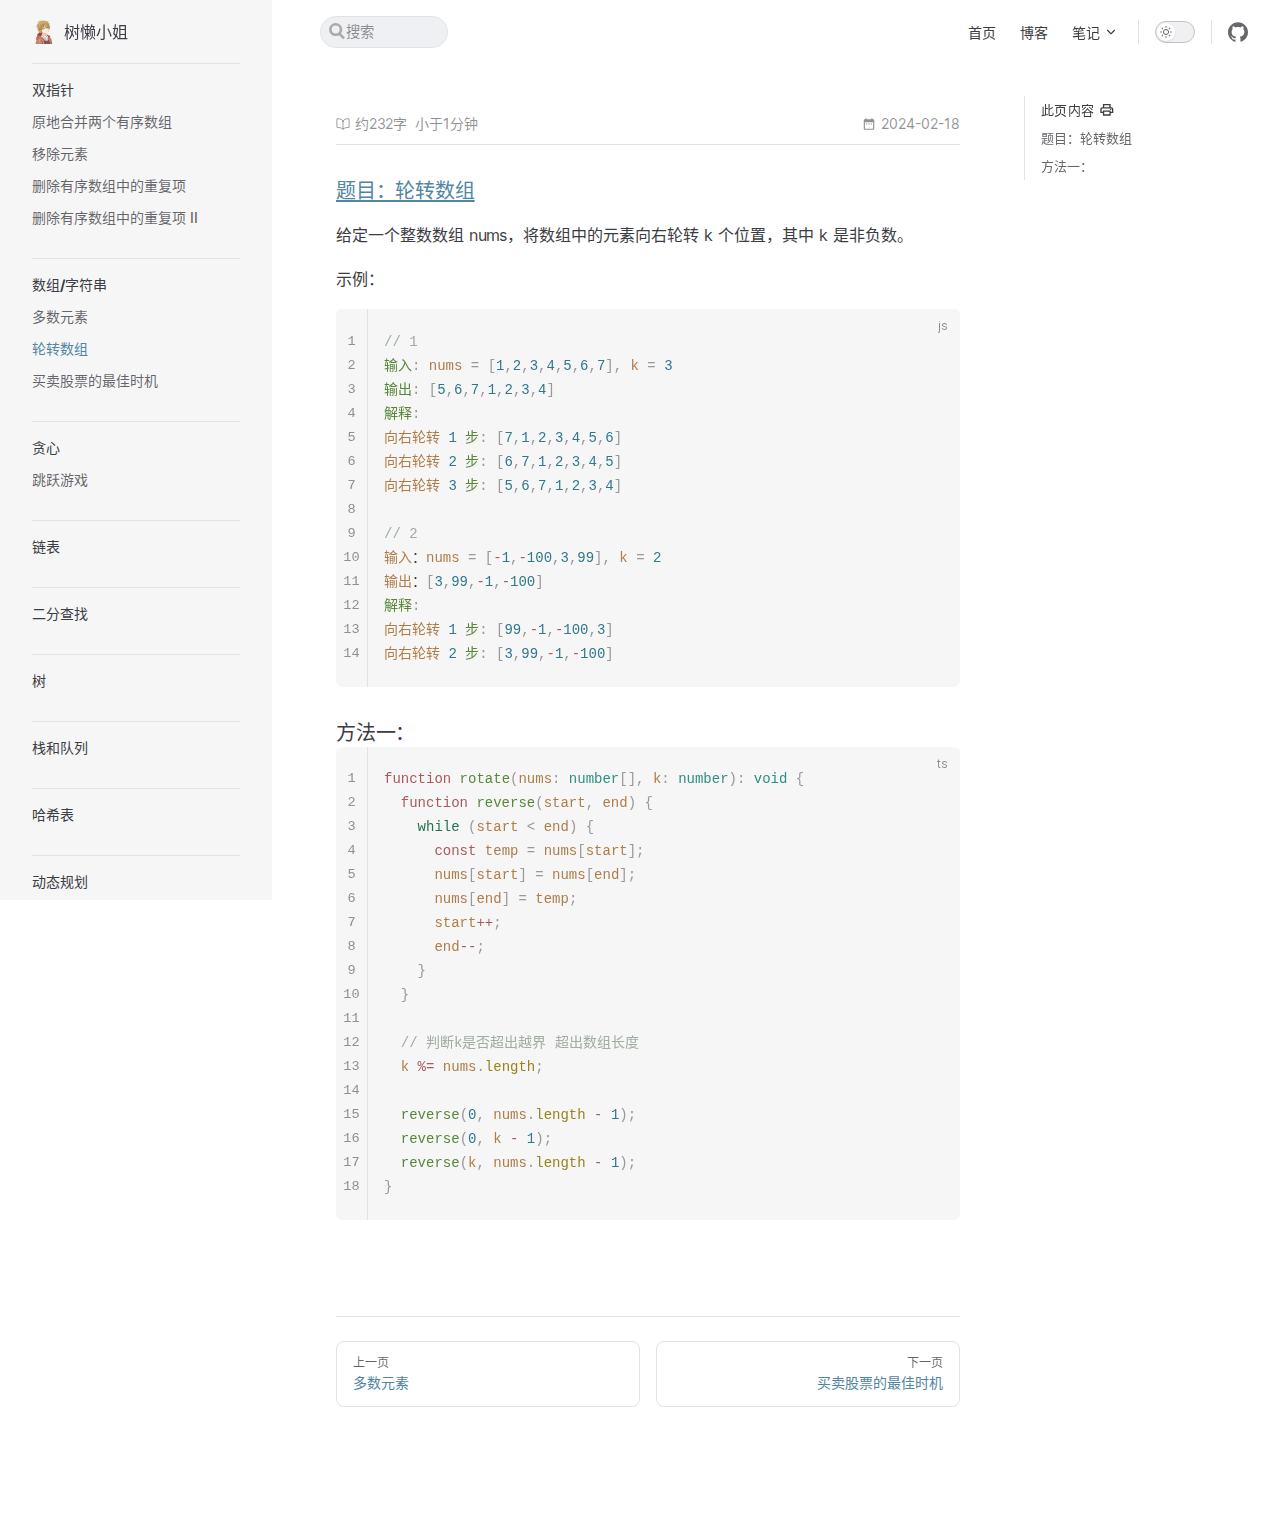
<file: note/leetcode/dddsss/index.html>
<!doctype html><html lang="zh-CN"><head><meta charset="utf-8" /><meta name="viewport" content="width=device-width,initial-scale=1" /><meta name="generator" content="VuePress 2.0.0-rc.2" /><meta name="theme" content="VuePress Theme Plume 1.0.0-rc.30" /><script>;(function () {const um = localStorage.getItem('vuepress-theme-appearance');const sm =window.matchMedia &&window.matchMedia('(prefers-color-scheme: dark)').matches;if (um === 'dark' || (um !== 'light' && sm)) {document.documentElement.classList.add('dark');}})();</script><link rel="icon" type="image/png" sizes="32x32" href="/favicon-32x32.png"><link rel="icon" type="image/png" sizes="16x16" href="/favicon-16x16.png"><link rel="apple-touch-icon" sizes="180x180" href="/apple-touch-icon.png"><link rel="mask-icon" href="/safari-pinned-tab.svg" color="#5bbad5"><meta name="keywords" content="sloth,前端,front-end"><meta http-equiv="X-UA-Compatible" content="IE=edg"><meta name="msapplication-TileColor" content="#da532c"><meta name="theme-color" content="#ffffff"><meta name="msvalidate.01" content="F93FF013B8AA2553779A91388C14A0F7"><meta name="google-site-verification" content="X5YSaTDn-pKqQBUKD_05_dQcxVItzEq7Rlbg2ZEU7AM"><title>轮转数组 | 树懒小姐</title><meta name="description" content="热爱生活"><link rel="preload" href="/assets/style-694M4gHG.css" as="style"><link rel="stylesheet" href="/assets/style-694M4gHG.css"><link rel="modulepreload" href="/assets/app-EcasogRr.js"><link rel="modulepreload" href="/assets/index.html-ENBWD4Gj.js"><link rel="modulepreload" href="/assets/index.html-tG1LUX91.js"><link rel="prefetch" href="/assets/index.html-Bv2x0Vge.js" as="script"><link rel="prefetch" href="/assets/index.html-bSVYER-H.js" as="script"><link rel="prefetch" href="/assets/index.html-YGI5Zcvn.js" as="script"><link rel="prefetch" href="/assets/index.html-A7CIhIg7.js" as="script"><link rel="prefetch" href="/assets/index.html-hiZHP_y5.js" as="script"><link rel="prefetch" href="/assets/index.html-D9nDuKQB.js" as="script"><link rel="prefetch" href="/assets/index.html-el-iPAPJ.js" as="script"><link rel="prefetch" href="/assets/index.html-el-iPAPJ.js" as="script"><link rel="prefetch" href="/assets/index.html-x35hpJ4S.js" as="script"><link rel="prefetch" href="/assets/index.html-qGhE8aZC.js" as="script"><link rel="prefetch" href="/assets/404.html-7ta4WqYV.js" as="script"><link rel="prefetch" href="/assets/index.html-Byh7ADQW.js" as="script"><link rel="prefetch" href="/assets/index.html-MlJVz9vk.js" as="script"><link rel="prefetch" href="/assets/index.html-ihcnx7iH.js" as="script"><link rel="prefetch" href="/assets/index.html-I7yV5Kgz.js" as="script"><link rel="prefetch" href="/assets/index.html-_X5mdigo.js" as="script"><link rel="prefetch" href="/assets/index.html-IxKpUgVZ.js" as="script"><link rel="prefetch" href="/assets/index.html-5BHei7Vj.js" as="script"><link rel="prefetch" href="/assets/index.html-NlfdPK-X.js" as="script"><link rel="prefetch" href="/assets/index.html-0PHP6SMr.js" as="script"><link rel="prefetch" href="/assets/index.html-D-PfKw6v.js" as="script"><link rel="prefetch" href="/assets/index.html-D-PfKw6v.js" as="script"><link rel="prefetch" href="/assets/index.html-40gNPfdH.js" as="script"><link rel="prefetch" href="/assets/index.html-xYjxO80p.js" as="script"><link rel="prefetch" href="/assets/404.html-0ifwzuMQ.js" as="script"><link rel="prefetch" href="/assets/index.html-gmdIsITq.js" as="script"><link rel="prefetch" href="/assets/index.html-shsd1Dsc.js" as="script"><link rel="prefetch" href="/assets/index.html-dSHTL8yH.js" as="script"></head><body><div id="app"><!--[--><div class="theme-plume" data-v-d7528ad9><!--[--><span tabindex="-1" data-v-9f369b67></span><a href="#LayoutContent" class="skip-link visually-hidden" data-v-9f369b67> Skip to content </a><!--]--><!----><div class="nav-wrapper" data-v-d7528ad9 data-v-00158941><div class="navbar-wrapper has-sidebar" data-v-00158941 data-v-7c5328be><div class="container" data-v-7c5328be><div class="title" data-v-7c5328be><div class="navbar-title has-sidebar" data-v-7c5328be data-v-aa34b388><a class="auto-link link title" href="/" data-v-aa34b388 data-v-61af7ba9><!--[--><!--[--><!--[--><!--[--><img class="plume-image dark logo" src="/images/blogger-fav.png" alt data-v-6888f7b8><!--]--><!--[--><img class="plume-image light logo" src="/images/blogger-fav.png" alt data-v-6888f7b8><!--]--><!--]--><!--]--> 树懒小姐<!--]--><!----></a></div></div><div class="content" data-v-7c5328be><div class="curtain" data-v-7c5328be></div><div class="content-body" data-v-7c5328be><div class="navbar-search search" data-v-7c5328be><form class="search-box" role="search"><input type="search" placeholder="搜索" autocomplete="off" spellcheck="false" value><!----></form></div><nav aria-labelledby="main-nav-aria-label" class="navbar-menu menu" data-v-7c5328be data-v-781e309b><span id="main-nav-aria-label" class="visually-hidden" data-v-781e309b>Main Navigation</span><!--[--><!--[--><a class="auto-link link navbar-menu-link" href="/" data-v-781e309b data-v-97857e29 data-v-61af7ba9><!--[--><!----><i data-v-97857e29>首页</i><!--]--><!----></a><!--]--><!--[--><a class="auto-link link navbar-menu-link" href="/blog/" data-v-781e309b data-v-97857e29 data-v-61af7ba9><!--[--><!----><i data-v-97857e29>博客</i><!--]--><!----></a><!--]--><!--[--><div class="flyout-wrapper navbar-menu-group" data-v-781e309b data-v-1ed8cbd0><button type="button" class="button" aria-haspopup="true" aria-expanded="false" data-v-1ed8cbd0><span class="text" data-v-1ed8cbd0><!----><!----> 笔记 <svg xmlns="http://www.w3.org/2000/svg" aria-hidden="true" focusable="false" viewbox="0 0 24 24" class="text-icon" data-v-1ed8cbd0><path d="M12,16c-0.3,0-0.5-0.1-0.7-0.3l-6-6c-0.4-0.4-0.4-1,0-1.4s1-0.4,1.4,0l5.3,5.3l5.3-5.3c0.4-0.4,1-0.4,1.4,0s0.4,1,0,1.4l-6,6C12.5,15.9,12.3,16,12,16z"></path></svg></span></button><div class="menu" data-v-1ed8cbd0><div class="menu-wrapper" data-v-1ed8cbd0 data-v-476664f4><div class="items" data-v-476664f4><!--[--><!--[--><div class="menu-link" data-v-476664f4 data-v-a3b0fc4e><a class="auto-link link active" href="/note/leetcode/" data-v-a3b0fc4e data-v-61af7ba9><!--[--><!----><i data-v-a3b0fc4e>Leetcode算法</i><!--]--><!----></a></div><!--]--><!--]--></div><!--[--><!--]--></div></div></div><!--]--><!--]--></nav><!----><div class="navbar-appearance appearance" data-v-7c5328be data-v-d28bca04><button class="switch-wrapper switch-appearance" type="button" role="switch" aria-label="toggle dark mode" aria-checked="false" data-v-d28bca04 data-v-b8c029d7 data-v-3c83eaa2><span class="check" data-v-3c83eaa2><span class="icon" data-v-3c83eaa2><!--[--><svg xmlns="http://www.w3.org/2000/svg" aria-hidden="true" focusable="false" viewbox="0 0 24 24" class="sun" data-v-b8c029d7><path d="M12,18c-3.3,0-6-2.7-6-6s2.7-6,6-6s6,2.7,6,6S15.3,18,12,18zM12,8c-2.2,0-4,1.8-4,4c0,2.2,1.8,4,4,4c2.2,0,4-1.8,4-4C16,9.8,14.2,8,12,8z"></path><path d="M12,4c-0.6,0-1-0.4-1-1V1c0-0.6,0.4-1,1-1s1,0.4,1,1v2C13,3.6,12.6,4,12,4z"></path><path d="M12,24c-0.6,0-1-0.4-1-1v-2c0-0.6,0.4-1,1-1s1,0.4,1,1v2C13,23.6,12.6,24,12,24z"></path><path d="M5.6,6.6c-0.3,0-0.5-0.1-0.7-0.3L3.5,4.9c-0.4-0.4-0.4-1,0-1.4s1-0.4,1.4,0l1.4,1.4c0.4,0.4,0.4,1,0,1.4C6.2,6.5,5.9,6.6,5.6,6.6z"></path><path d="M19.8,20.8c-0.3,0-0.5-0.1-0.7-0.3l-1.4-1.4c-0.4-0.4-0.4-1,0-1.4s1-0.4,1.4,0l1.4,1.4c0.4,0.4,0.4,1,0,1.4C20.3,20.7,20,20.8,19.8,20.8z"></path><path d="M3,13H1c-0.6,0-1-0.4-1-1s0.4-1,1-1h2c0.6,0,1,0.4,1,1S3.6,13,3,13z"></path><path d="M23,13h-2c-0.6,0-1-0.4-1-1s0.4-1,1-1h2c0.6,0,1,0.4,1,1S23.6,13,23,13z"></path><path d="M4.2,20.8c-0.3,0-0.5-0.1-0.7-0.3c-0.4-0.4-0.4-1,0-1.4l1.4-1.4c0.4-0.4,1-0.4,1.4,0s0.4,1,0,1.4l-1.4,1.4C4.7,20.7,4.5,20.8,4.2,20.8z"></path><path d="M18.4,6.6c-0.3,0-0.5-0.1-0.7-0.3c-0.4-0.4-0.4-1,0-1.4l1.4-1.4c0.4-0.4,1-0.4,1.4,0s0.4,1,0,1.4l-1.4,1.4C18.9,6.5,18.6,6.6,18.4,6.6z"></path></svg><svg xmlns="http://www.w3.org/2000/svg" aria-hidden="true" focusable="false" viewbox="0 0 24 24" class="moon" data-v-b8c029d7><path d="M12.1,22c-0.3,0-0.6,0-0.9,0c-5.5-0.5-9.5-5.4-9-10.9c0.4-4.8,4.2-8.6,9-9c0.4,0,0.8,0.2,1,0.5c0.2,0.3,0.2,0.8-0.1,1.1c-2,2.7-1.4,6.4,1.3,8.4c2.1,1.6,5,1.6,7.1,0c0.3-0.2,0.7-0.3,1.1-0.1c0.3,0.2,0.5,0.6,0.5,1c-0.2,2.7-1.5,5.1-3.6,6.8C16.6,21.2,14.4,22,12.1,22zM9.3,4.4c-2.9,1-5,3.6-5.2,6.8c-0.4,4.4,2.8,8.3,7.2,8.7c2.1,0.2,4.2-0.4,5.8-1.8c1.1-0.9,1.9-2.1,2.4-3.4c-2.5,0.9-5.3,0.5-7.5-1.1C9.2,11.4,8.1,7.7,9.3,4.4z"></path></svg><!--]--></span></span></button></div><div class="social-links navbar-social-links social-links" data-v-7c5328be data-v-1a16ae86 data-v-9cc2f7d3><!--[--><a class="social-link" href="https://github.com/s6-ht" target="_blank" rel="noopener" data-v-9cc2f7d3 data-v-cef692d5><svg role="img" viewBox="0 0 24 24" xmlns="http://www.w3.org/2000/svg"><title>GitHub</title><path d="M12 .297c-6.63 0-12 5.373-12 12 0 5.303 3.438 9.8 8.205 11.385.6.113.82-.258.82-.577 0-.285-.01-1.04-.015-2.04-3.338.724-4.042-1.61-4.042-1.61C4.422 18.07 3.633 17.7 3.633 17.7c-1.087-.744.084-.729.084-.729 1.205.084 1.838 1.236 1.838 1.236 1.07 1.835 2.809 1.305 3.495.998.108-.776.417-1.305.76-1.605-2.665-.3-5.466-1.332-5.466-5.93 0-1.31.465-2.38 1.235-3.22-.135-.303-.54-1.523.105-3.176 0 0 1.005-.322 3.3 1.23.96-.267 1.98-.399 3-.405 1.02.006 2.04.138 3 .405 2.28-1.552 3.285-1.23 3.285-1.23.645 1.653.24 2.873.12 3.176.765.84 1.23 1.91 1.23 3.22 0 4.61-2.805 5.625-5.475 5.92.42.36.81 1.096.81 2.22 0 1.606-.015 2.896-.015 3.286 0 .315.21.69.825.57C20.565 22.092 24 17.592 24 12.297c0-6.627-5.373-12-12-12"/></svg></a><!--]--></div><div class="flyout-wrapper navbar-extra extra" data-v-7c5328be data-v-2b2131b7 data-v-1ed8cbd0><button type="button" class="button" aria-haspopup="true" aria-expanded="false" aria-label="extra navigation" data-v-1ed8cbd0><svg xmlns="http://www.w3.org/2000/svg" aria-hidden="true" focusable="false" viewbox="0 0 24 24" class="icon" data-v-1ed8cbd0><circle cx="12" cy="12" r="2"></circle><circle cx="19" cy="12" r="2"></circle><circle cx="5" cy="12" r="2"></circle></svg></button><div class="menu" data-v-1ed8cbd0><div class="menu-wrapper" data-v-1ed8cbd0 data-v-476664f4><!----><!--[--><!--[--><!----><div class="group" data-v-2b2131b7><div class="item appearance" data-v-2b2131b7><p class="label" data-v-2b2131b7> Appearance </p><div class="appearance-action" data-v-2b2131b7><button class="switch-wrapper switch-appearance" type="button" role="switch" aria-label="toggle dark mode" aria-checked="false" data-v-2b2131b7 data-v-b8c029d7 data-v-3c83eaa2><span class="check" data-v-3c83eaa2><span class="icon" data-v-3c83eaa2><!--[--><svg xmlns="http://www.w3.org/2000/svg" aria-hidden="true" focusable="false" viewbox="0 0 24 24" class="sun" data-v-b8c029d7><path d="M12,18c-3.3,0-6-2.7-6-6s2.7-6,6-6s6,2.7,6,6S15.3,18,12,18zM12,8c-2.2,0-4,1.8-4,4c0,2.2,1.8,4,4,4c2.2,0,4-1.8,4-4C16,9.8,14.2,8,12,8z"></path><path d="M12,4c-0.6,0-1-0.4-1-1V1c0-0.6,0.4-1,1-1s1,0.4,1,1v2C13,3.6,12.6,4,12,4z"></path><path d="M12,24c-0.6,0-1-0.4-1-1v-2c0-0.6,0.4-1,1-1s1,0.4,1,1v2C13,23.6,12.6,24,12,24z"></path><path d="M5.6,6.6c-0.3,0-0.5-0.1-0.7-0.3L3.5,4.9c-0.4-0.4-0.4-1,0-1.4s1-0.4,1.4,0l1.4,1.4c0.4,0.4,0.4,1,0,1.4C6.2,6.5,5.9,6.6,5.6,6.6z"></path><path d="M19.8,20.8c-0.3,0-0.5-0.1-0.7-0.3l-1.4-1.4c-0.4-0.4-0.4-1,0-1.4s1-0.4,1.4,0l1.4,1.4c0.4,0.4,0.4,1,0,1.4C20.3,20.7,20,20.8,19.8,20.8z"></path><path d="M3,13H1c-0.6,0-1-0.4-1-1s0.4-1,1-1h2c0.6,0,1,0.4,1,1S3.6,13,3,13z"></path><path d="M23,13h-2c-0.6,0-1-0.4-1-1s0.4-1,1-1h2c0.6,0,1,0.4,1,1S23.6,13,23,13z"></path><path d="M4.2,20.8c-0.3,0-0.5-0.1-0.7-0.3c-0.4-0.4-0.4-1,0-1.4l1.4-1.4c0.4-0.4,1-0.4,1.4,0s0.4,1,0,1.4l-1.4,1.4C4.7,20.7,4.5,20.8,4.2,20.8z"></path><path d="M18.4,6.6c-0.3,0-0.5-0.1-0.7-0.3c-0.4-0.4-0.4-1,0-1.4l1.4-1.4c0.4-0.4,1-0.4,1.4,0s0.4,1,0,1.4l-1.4,1.4C18.9,6.5,18.6,6.6,18.4,6.6z"></path></svg><svg xmlns="http://www.w3.org/2000/svg" aria-hidden="true" focusable="false" viewbox="0 0 24 24" class="moon" data-v-b8c029d7><path d="M12.1,22c-0.3,0-0.6,0-0.9,0c-5.5-0.5-9.5-5.4-9-10.9c0.4-4.8,4.2-8.6,9-9c0.4,0,0.8,0.2,1,0.5c0.2,0.3,0.2,0.8-0.1,1.1c-2,2.7-1.4,6.4,1.3,8.4c2.1,1.6,5,1.6,7.1,0c0.3-0.2,0.7-0.3,1.1-0.1c0.3,0.2,0.5,0.6,0.5,1c-0.2,2.7-1.5,5.1-3.6,6.8C16.6,21.2,14.4,22,12.1,22zM9.3,4.4c-2.9,1-5,3.6-5.2,6.8c-0.4,4.4,2.8,8.3,7.2,8.7c2.1,0.2,4.2-0.4,5.8-1.8c1.1-0.9,1.9-2.1,2.4-3.4c-2.5,0.9-5.3,0.5-7.5-1.1C9.2,11.4,8.1,7.7,9.3,4.4z"></path></svg><!--]--></span></span></button></div></div></div><div class="group" data-v-2b2131b7><div class="item social-links" data-v-2b2131b7><div class="social-links social-links-list" data-v-2b2131b7 data-v-9cc2f7d3><!--[--><a class="social-link" href="https://github.com/s6-ht" target="_blank" rel="noopener" data-v-9cc2f7d3 data-v-cef692d5><svg role="img" viewBox="0 0 24 24" xmlns="http://www.w3.org/2000/svg"><title>GitHub</title><path d="M12 .297c-6.63 0-12 5.373-12 12 0 5.303 3.438 9.8 8.205 11.385.6.113.82-.258.82-.577 0-.285-.01-1.04-.015-2.04-3.338.724-4.042-1.61-4.042-1.61C4.422 18.07 3.633 17.7 3.633 17.7c-1.087-.744.084-.729.084-.729 1.205.084 1.838 1.236 1.838 1.236 1.07 1.835 2.809 1.305 3.495.998.108-.776.417-1.305.76-1.605-2.665-.3-5.466-1.332-5.466-5.93 0-1.31.465-2.38 1.235-3.22-.135-.303-.54-1.523.105-3.176 0 0 1.005-.322 3.3 1.23.96-.267 1.98-.399 3-.405 1.02.006 2.04.138 3 .405 2.28-1.552 3.285-1.23 3.285-1.23.645 1.653.24 2.873.12 3.176.765.84 1.23 1.91 1.23 3.22 0 4.61-2.805 5.625-5.475 5.92.42.36.81 1.096.81 2.22 0 1.606-.015 2.896-.015 3.286 0 .315.21.69.825.57C20.565 22.092 24 17.592 24 12.297c0-6.627-5.373-12-12-12"/></svg></a><!--]--></div></div></div><!--]--><!--]--></div></div></div><button type="button" class="navbar-hamburger hamburger" aria-label="mobile navigation" aria-expanded="false" aria-controls="nav-screen" data-v-7c5328be data-v-3b11eef4><span class="container" data-v-3b11eef4><span class="top" data-v-3b11eef4></span><span class="middle" data-v-3b11eef4></span><span class="bottom" data-v-3b11eef4></span></span></button></div></div></div></div><!----></div><div class="local-nav reached-top" data-v-d7528ad9 data-v-455e7ef0><button class="menu" aria-expanded="false" aria-controls="SidebarNav" data-v-455e7ef0><svg xmlns="http://www.w3.org/2000/svg" aria-hidden="true" focusable="false" viewbox="0 0 24 24" class="menu-icon" data-v-455e7ef0><path d="M17,11H3c-0.6,0-1-0.4-1-1s0.4-1,1-1h14c0.6,0,1,0.4,1,1S17.6,11,17,11z"></path><path d="M21,7H3C2.4,7,2,6.6,2,6s0.4-1,1-1h18c0.6,0,1,0.4,1,1S21.6,7,21,7z"></path><path d="M21,15H3c-0.6,0-1-0.4-1-1s0.4-1,1-1h18c0.6,0,1,0.4,1,1S21.6,15,21,15z"></path><path d="M17,19H3c-0.6,0-1-0.4-1-1s0.4-1,1-1h14c0.6,0,1,0.4,1,1S17.6,19,17,19z"></path></svg><span class="menu-text" data-v-455e7ef0>Menu</span></button><div class="local-nav-outline-dropdown" style="--vp-vh:0px;" data-v-455e7ef0 data-v-f31d3715><button class="" data-v-f31d3715>此页内容 <svg xmlns="http://www.w3.org/2000/svg" aria-hidden="true" focusable="false" viewbox="0 0 24 24" class="icon" data-v-f31d3715><path d="M9,19c-0.3,0-0.5-0.1-0.7-0.3c-0.4-0.4-0.4-1,0-1.4l5.3-5.3L8.3,6.7c-0.4-0.4-0.4-1,0-1.4s1-0.4,1.4,0l6,6c0.4,0.4,0.4,1,0,1.4l-6,6C9.5,18.9,9.3,19,9,19z"></path></svg></button><!----></div></div><aside class="sidebar-wrapper" data-v-d7528ad9 data-v-ef3deb21><div class="curtain" data-v-ef3deb21></div><nav id="SidebarNav" class="nav" aria-labelledby="sidebar-aria-label" tabindex="-1" data-v-ef3deb21><span id="sidebar-aria-label" class="visually-hidden" data-v-ef3deb21> Sidebar Navigation </span><!--[--><div class="group" data-v-ef3deb21><section class="sidebar-item level-0" data-v-ef3deb21 data-v-537a2e8f><div class="item" role="button" tabindex="0" data-v-537a2e8f><div class="indicator" data-v-537a2e8f></div><h2 class="text" data-v-537a2e8f>双指针</h2><!----></div><div class="items" data-v-537a2e8f><!--[--><div class="sidebar-item level-1 is-link" data-v-537a2e8f data-v-537a2e8f><div class="item" tabindex="0" data-v-537a2e8f><div class="indicator" data-v-537a2e8f></div><a class="auto-link link link" href="/note/leetcode/287skept/" data-v-537a2e8f data-v-61af7ba9><!--[--><p class="text" data-v-537a2e8f>原地合并两个有序数组</p><!--]--><!----></a><!----></div><!----></div><div class="sidebar-item level-1 is-link" data-v-537a2e8f data-v-537a2e8f><div class="item" tabindex="0" data-v-537a2e8f><div class="indicator" data-v-537a2e8f></div><a class="auto-link link link" href="/note/leetcode/o1hc9xfv/" data-v-537a2e8f data-v-61af7ba9><!--[--><p class="text" data-v-537a2e8f>移除元素</p><!--]--><!----></a><!----></div><!----></div><div class="sidebar-item level-1 is-link" data-v-537a2e8f data-v-537a2e8f><div class="item" tabindex="0" data-v-537a2e8f><div class="indicator" data-v-537a2e8f></div><a class="auto-link link link" href="/note/leetcode/oktp931w/" data-v-537a2e8f data-v-61af7ba9><!--[--><p class="text" data-v-537a2e8f>删除有序数组中的重复项</p><!--]--><!----></a><!----></div><!----></div><div class="sidebar-item level-1 is-link" data-v-537a2e8f data-v-537a2e8f><div class="item" tabindex="0" data-v-537a2e8f><div class="indicator" data-v-537a2e8f></div><a class="auto-link link link" href="/note/leetcode/y8xgrawf/" data-v-537a2e8f data-v-61af7ba9><!--[--><p class="text" data-v-537a2e8f>删除有序数组中的重复项 II</p><!--]--><!----></a><!----></div><!----></div><!--]--></div></section></div><div class="group" data-v-ef3deb21><section class="sidebar-item level-0 has-active" data-v-ef3deb21 data-v-537a2e8f><div class="item" role="button" tabindex="0" data-v-537a2e8f><div class="indicator" data-v-537a2e8f></div><h2 class="text" data-v-537a2e8f>数组/字符串</h2><!----></div><div class="items" data-v-537a2e8f><!--[--><div class="sidebar-item level-1 is-link" data-v-537a2e8f data-v-537a2e8f><div class="item" tabindex="0" data-v-537a2e8f><div class="indicator" data-v-537a2e8f></div><a class="auto-link link link" href="/note/leetcode/ddd/" data-v-537a2e8f data-v-61af7ba9><!--[--><p class="text" data-v-537a2e8f>多数元素</p><!--]--><!----></a><!----></div><!----></div><div class="sidebar-item level-1 is-link is-active has-active" data-v-537a2e8f data-v-537a2e8f><div class="item" tabindex="0" data-v-537a2e8f><div class="indicator" data-v-537a2e8f></div><a class="auto-link link link" href="/note/leetcode/dddsss/" data-v-537a2e8f data-v-61af7ba9><!--[--><p class="text" data-v-537a2e8f>轮转数组</p><!--]--><!----></a><!----></div><!----></div><div class="sidebar-item level-1 is-link" data-v-537a2e8f data-v-537a2e8f><div class="item" tabindex="0" data-v-537a2e8f><div class="indicator" data-v-537a2e8f></div><a class="auto-link link link" href="/note/leetcode/cccsss/" data-v-537a2e8f data-v-61af7ba9><!--[--><p class="text" data-v-537a2e8f>买卖股票的最佳时机</p><!--]--><!----></a><!----></div><!----></div><!--]--></div></section></div><div class="group" data-v-ef3deb21><section class="sidebar-item level-0" data-v-ef3deb21 data-v-537a2e8f><div class="item" role="button" tabindex="0" data-v-537a2e8f><div class="indicator" data-v-537a2e8f></div><h2 class="text" data-v-537a2e8f>贪心</h2><!----></div><div class="items" data-v-537a2e8f><!--[--><div class="sidebar-item level-1" data-v-537a2e8f data-v-537a2e8f><!----><!----></div><div class="sidebar-item level-1 is-link" data-v-537a2e8f data-v-537a2e8f><div class="item" tabindex="0" data-v-537a2e8f><div class="indicator" data-v-537a2e8f></div><a class="auto-link link link" href="/note/leetcode/fhdiglui/" data-v-537a2e8f data-v-61af7ba9><!--[--><p class="text" data-v-537a2e8f>跳跃游戏</p><!--]--><!----></a><!----></div><!----></div><!--]--></div></section></div><div class="group" data-v-ef3deb21><div class="sidebar-item level-0" data-v-ef3deb21 data-v-537a2e8f><div class="item" role="button" tabindex="0" data-v-537a2e8f><div class="indicator" data-v-537a2e8f></div><p class="text" data-v-537a2e8f>链表</p><!----></div><!----></div></div><div class="group" data-v-ef3deb21><div class="sidebar-item level-0" data-v-ef3deb21 data-v-537a2e8f><div class="item" role="button" tabindex="0" data-v-537a2e8f><div class="indicator" data-v-537a2e8f></div><p class="text" data-v-537a2e8f>二分查找</p><!----></div><!----></div></div><div class="group" data-v-ef3deb21><div class="sidebar-item level-0" data-v-ef3deb21 data-v-537a2e8f><div class="item" role="button" tabindex="0" data-v-537a2e8f><div class="indicator" data-v-537a2e8f></div><p class="text" data-v-537a2e8f>树</p><!----></div><!----></div></div><div class="group" data-v-ef3deb21><div class="sidebar-item level-0" data-v-ef3deb21 data-v-537a2e8f><div class="item" role="button" tabindex="0" data-v-537a2e8f><div class="indicator" data-v-537a2e8f></div><p class="text" data-v-537a2e8f>栈和队列</p><!----></div><!----></div></div><div class="group" data-v-ef3deb21><div class="sidebar-item level-0" data-v-ef3deb21 data-v-537a2e8f><div class="item" role="button" tabindex="0" data-v-537a2e8f><div class="indicator" data-v-537a2e8f></div><p class="text" data-v-537a2e8f>哈希表</p><!----></div><!----></div></div><div class="group" data-v-ef3deb21><div class="sidebar-item level-0" data-v-ef3deb21 data-v-537a2e8f><div class="item" role="button" tabindex="0" data-v-537a2e8f><div class="indicator" data-v-537a2e8f></div><p class="text" data-v-537a2e8f>动态规划</p><!----></div><!----></div></div><div class="group" data-v-ef3deb21><div class="sidebar-item level-0" data-v-ef3deb21 data-v-537a2e8f><div class="item" role="button" tabindex="0" data-v-537a2e8f><div class="indicator" data-v-537a2e8f></div><p class="text" data-v-537a2e8f>滑动窗口</p><!----></div><!----></div></div><div class="group" data-v-ef3deb21><div class="sidebar-item level-0" data-v-ef3deb21 data-v-537a2e8f><div class="item" role="button" tabindex="0" data-v-537a2e8f><div class="indicator" data-v-537a2e8f></div><p class="text" data-v-537a2e8f>排序</p><!----></div><!----></div></div><!--]--></nav></aside><div id="LayoutContent" class="layout-content has-sidebar" data-v-d7528ad9 data-v-92542c65><!--[--><div class="plume-page has-sidebar has-aside" data-v-d7528ad9 data-v-e08601e2><div class="container" data-v-e08601e2><div class="aside" data-v-e08601e2><div class="aside-curtain" data-v-e08601e2></div><div class="aside-container" data-v-e08601e2><div class="aside-content" data-v-e08601e2><div class="page-aside" data-v-e08601e2 data-v-2bc9e10b><div class="has-outline page-aside-outline" data-v-2bc9e10b><div class="content" data-v-2bc9e10b><div class="outline-marker" data-v-2bc9e10b></div><div class="outline-title" data-v-2bc9e10b><span data-v-2bc9e10b>此页内容</span><svg xmlns="http://www.w3.org/2000/svg" width="24" height="24" viewbox="0 0 24 24" class="icon" data-v-2bc9e10b><path fill="currentColor" d="M16 8V5H8v3H6V3h12v5zM4 10h16zm14 2.5q.425 0 .713-.288T19 11.5q0-.425-.288-.712T18 10.5q-.425 0-.712.288T17 11.5q0 .425.288.713T18 12.5M16 19v-4H8v4zm2 2H6v-4H2v-6q0-1.275.875-2.137T5 8h14q1.275 0 2.138.863T22 11v6h-4zm2-6v-4q0-.425-.288-.712T19 10H5q-.425 0-.712.288T4 11v4h2v-2h12v2z"></path></svg></div><nav aria-labelledby="doc-outline-aria-label" data-v-2bc9e10b><span id="doc-outline-aria-label" class="visually-hidden" data-v-2bc9e10b> Table of Contents for current page </span><ul class="root" data-v-2bc9e10b data-v-ad9ea9a1><!--[--><li data-v-ad9ea9a1><a class="outline-link" href="#题目-轮转数组" data-v-ad9ea9a1>题目：轮转数组</a><!----></li><li data-v-ad9ea9a1><a class="outline-link" href="#方法一" data-v-ad9ea9a1>方法一：</a><!----></li><!--]--></ul></nav></div></div></div></div></div></div><div class="content" data-v-e08601e2><div class="content-container" data-v-e08601e2><main class="main" data-v-e08601e2><!--[--><!----><!----><div class="page-meta-wrapper" data-v-15364e70><p class="reading-time" data-v-15364e70><svg xmlns="http://www.w3.org/2000/svg" width="512" height="512" viewbox="0 0 512 512" class="icon" data-v-15364e70><path fill="none" stroke="currentColor" stroke-linecap="round" stroke-linejoin="round" stroke-width="32" d="M256 160c16-63.16 76.43-95.41 208-96a15.94 15.94 0 0 1 16 16v288a16 16 0 0 1-16 16c-128 0-177.45 25.81-208 64c-30.37-38-80-64-208-64c-9.88 0-16-8.05-16-17.93V80a15.94 15.94 0 0 1 16-16c131.57.59 192 32.84 208 96m0 0v288"></path></svg><span data-v-15364e70>约232字</span><span data-v-15364e70>小于1分钟</span></p><!----><p class="create-time" data-v-15364e70><svg xmlns="http://www.w3.org/2000/svg" viewbox="0 0 24 24" class="icon" data-v-15364e70><path fill="currentColor" d="M9 11H7v2h2v-2zm4 0h-2v2h2v-2zm4 0h-2v2h2v-2zm2-7h-1V2h-2v2H8V2H6v2H5c-1.11 0-1.99.9-1.99 2L3 20a2 2 0 0 0 2 2h14c1.1 0 2-.9 2-2V6c0-1.1-.9-2-2-2zm0 16H5V9h14v11z"></path></svg><span data-v-15364e70>2024-02-18</span></p></div><!--]--><div class="plume-content" data-v-e08601e2><h3 id="题目-轮转数组" tabindex="-1"><a class="header-anchor" href="#题目-轮转数组"><span><a href="https://leetcode.cn/problems/rotate-array/?envType=study-plan-v2&amp;envId=top-interview-150" target="_blank" rel="noopener noreferrer">题目：轮转数组</a></span></a></h3><p>给定一个整数数组 nums，将数组中的元素向右轮转 k 个位置，其中 k 是非负数。</p><p>示例：</p><div class="language-javascript line-numbers-mode" data-ext="js" data-title="js"><pre class="shiki shiki-themes vitesse-light vitesse-dark vp-code"><code><span class="line"><span style="--shiki-light:#A0ADA0;--shiki-dark:#758575DD;">// 1</span></span>
<span class="line"><span style="--shiki-light:#59873A;--shiki-dark:#80A665;">输入</span><span style="--shiki-light:#999999;--shiki-dark:#666666;">:</span><span style="--shiki-light:#B07D48;--shiki-dark:#BD976A;"> nums</span><span style="--shiki-light:#999999;--shiki-dark:#666666;"> =</span><span style="--shiki-light:#999999;--shiki-dark:#666666;"> [</span><span style="--shiki-light:#2F798A;--shiki-dark:#4C9A91;">1</span><span style="--shiki-light:#999999;--shiki-dark:#666666;">,</span><span style="--shiki-light:#2F798A;--shiki-dark:#4C9A91;">2</span><span style="--shiki-light:#999999;--shiki-dark:#666666;">,</span><span style="--shiki-light:#2F798A;--shiki-dark:#4C9A91;">3</span><span style="--shiki-light:#999999;--shiki-dark:#666666;">,</span><span style="--shiki-light:#2F798A;--shiki-dark:#4C9A91;">4</span><span style="--shiki-light:#999999;--shiki-dark:#666666;">,</span><span style="--shiki-light:#2F798A;--shiki-dark:#4C9A91;">5</span><span style="--shiki-light:#999999;--shiki-dark:#666666;">,</span><span style="--shiki-light:#2F798A;--shiki-dark:#4C9A91;">6</span><span style="--shiki-light:#999999;--shiki-dark:#666666;">,</span><span style="--shiki-light:#2F798A;--shiki-dark:#4C9A91;">7</span><span style="--shiki-light:#999999;--shiki-dark:#666666;">],</span><span style="--shiki-light:#B07D48;--shiki-dark:#BD976A;"> k</span><span style="--shiki-light:#999999;--shiki-dark:#666666;"> =</span><span style="--shiki-light:#2F798A;--shiki-dark:#4C9A91;"> 3</span></span>
<span class="line"><span style="--shiki-light:#59873A;--shiki-dark:#80A665;">输出</span><span style="--shiki-light:#999999;--shiki-dark:#666666;">:</span><span style="--shiki-light:#999999;--shiki-dark:#666666;"> [</span><span style="--shiki-light:#2F798A;--shiki-dark:#4C9A91;">5</span><span style="--shiki-light:#999999;--shiki-dark:#666666;">,</span><span style="--shiki-light:#2F798A;--shiki-dark:#4C9A91;">6</span><span style="--shiki-light:#999999;--shiki-dark:#666666;">,</span><span style="--shiki-light:#2F798A;--shiki-dark:#4C9A91;">7</span><span style="--shiki-light:#999999;--shiki-dark:#666666;">,</span><span style="--shiki-light:#2F798A;--shiki-dark:#4C9A91;">1</span><span style="--shiki-light:#999999;--shiki-dark:#666666;">,</span><span style="--shiki-light:#2F798A;--shiki-dark:#4C9A91;">2</span><span style="--shiki-light:#999999;--shiki-dark:#666666;">,</span><span style="--shiki-light:#2F798A;--shiki-dark:#4C9A91;">3</span><span style="--shiki-light:#999999;--shiki-dark:#666666;">,</span><span style="--shiki-light:#2F798A;--shiki-dark:#4C9A91;">4</span><span style="--shiki-light:#999999;--shiki-dark:#666666;">]</span></span>
<span class="line"><span style="--shiki-light:#59873A;--shiki-dark:#80A665;">解释</span><span style="--shiki-light:#999999;--shiki-dark:#666666;">:</span></span>
<span class="line"><span style="--shiki-light:#B07D48;--shiki-dark:#BD976A;">向右轮转</span><span style="--shiki-light:#2F798A;--shiki-dark:#4C9A91;"> 1</span><span style="--shiki-light:#59873A;--shiki-dark:#80A665;"> 步</span><span style="--shiki-light:#999999;--shiki-dark:#666666;">:</span><span style="--shiki-light:#999999;--shiki-dark:#666666;"> [</span><span style="--shiki-light:#2F798A;--shiki-dark:#4C9A91;">7</span><span style="--shiki-light:#999999;--shiki-dark:#666666;">,</span><span style="--shiki-light:#2F798A;--shiki-dark:#4C9A91;">1</span><span style="--shiki-light:#999999;--shiki-dark:#666666;">,</span><span style="--shiki-light:#2F798A;--shiki-dark:#4C9A91;">2</span><span style="--shiki-light:#999999;--shiki-dark:#666666;">,</span><span style="--shiki-light:#2F798A;--shiki-dark:#4C9A91;">3</span><span style="--shiki-light:#999999;--shiki-dark:#666666;">,</span><span style="--shiki-light:#2F798A;--shiki-dark:#4C9A91;">4</span><span style="--shiki-light:#999999;--shiki-dark:#666666;">,</span><span style="--shiki-light:#2F798A;--shiki-dark:#4C9A91;">5</span><span style="--shiki-light:#999999;--shiki-dark:#666666;">,</span><span style="--shiki-light:#2F798A;--shiki-dark:#4C9A91;">6</span><span style="--shiki-light:#999999;--shiki-dark:#666666;">]</span></span>
<span class="line"><span style="--shiki-light:#B07D48;--shiki-dark:#BD976A;">向右轮转</span><span style="--shiki-light:#2F798A;--shiki-dark:#4C9A91;"> 2</span><span style="--shiki-light:#59873A;--shiki-dark:#80A665;"> 步</span><span style="--shiki-light:#999999;--shiki-dark:#666666;">:</span><span style="--shiki-light:#999999;--shiki-dark:#666666;"> [</span><span style="--shiki-light:#2F798A;--shiki-dark:#4C9A91;">6</span><span style="--shiki-light:#999999;--shiki-dark:#666666;">,</span><span style="--shiki-light:#2F798A;--shiki-dark:#4C9A91;">7</span><span style="--shiki-light:#999999;--shiki-dark:#666666;">,</span><span style="--shiki-light:#2F798A;--shiki-dark:#4C9A91;">1</span><span style="--shiki-light:#999999;--shiki-dark:#666666;">,</span><span style="--shiki-light:#2F798A;--shiki-dark:#4C9A91;">2</span><span style="--shiki-light:#999999;--shiki-dark:#666666;">,</span><span style="--shiki-light:#2F798A;--shiki-dark:#4C9A91;">3</span><span style="--shiki-light:#999999;--shiki-dark:#666666;">,</span><span style="--shiki-light:#2F798A;--shiki-dark:#4C9A91;">4</span><span style="--shiki-light:#999999;--shiki-dark:#666666;">,</span><span style="--shiki-light:#2F798A;--shiki-dark:#4C9A91;">5</span><span style="--shiki-light:#999999;--shiki-dark:#666666;">]</span></span>
<span class="line"><span style="--shiki-light:#B07D48;--shiki-dark:#BD976A;">向右轮转</span><span style="--shiki-light:#2F798A;--shiki-dark:#4C9A91;"> 3</span><span style="--shiki-light:#59873A;--shiki-dark:#80A665;"> 步</span><span style="--shiki-light:#999999;--shiki-dark:#666666;">:</span><span style="--shiki-light:#999999;--shiki-dark:#666666;"> [</span><span style="--shiki-light:#2F798A;--shiki-dark:#4C9A91;">5</span><span style="--shiki-light:#999999;--shiki-dark:#666666;">,</span><span style="--shiki-light:#2F798A;--shiki-dark:#4C9A91;">6</span><span style="--shiki-light:#999999;--shiki-dark:#666666;">,</span><span style="--shiki-light:#2F798A;--shiki-dark:#4C9A91;">7</span><span style="--shiki-light:#999999;--shiki-dark:#666666;">,</span><span style="--shiki-light:#2F798A;--shiki-dark:#4C9A91;">1</span><span style="--shiki-light:#999999;--shiki-dark:#666666;">,</span><span style="--shiki-light:#2F798A;--shiki-dark:#4C9A91;">2</span><span style="--shiki-light:#999999;--shiki-dark:#666666;">,</span><span style="--shiki-light:#2F798A;--shiki-dark:#4C9A91;">3</span><span style="--shiki-light:#999999;--shiki-dark:#666666;">,</span><span style="--shiki-light:#2F798A;--shiki-dark:#4C9A91;">4</span><span style="--shiki-light:#999999;--shiki-dark:#666666;">]</span></span>
<span class="line"></span>
<span class="line"><span style="--shiki-light:#A0ADA0;--shiki-dark:#758575DD;">// 2</span></span>
<span class="line"><span style="--shiki-light:#B07D48;--shiki-dark:#BD976A;">输入</span><span style="--shiki-light:#393A34;--shiki-dark:#DBD7CAEE;">：</span><span style="--shiki-light:#B07D48;--shiki-dark:#BD976A;">nums</span><span style="--shiki-light:#999999;--shiki-dark:#666666;"> =</span><span style="--shiki-light:#999999;--shiki-dark:#666666;"> [</span><span style="--shiki-light:#AB5959;--shiki-dark:#CB7676;">-</span><span style="--shiki-light:#2F798A;--shiki-dark:#4C9A91;">1</span><span style="--shiki-light:#999999;--shiki-dark:#666666;">,</span><span style="--shiki-light:#AB5959;--shiki-dark:#CB7676;">-</span><span style="--shiki-light:#2F798A;--shiki-dark:#4C9A91;">100</span><span style="--shiki-light:#999999;--shiki-dark:#666666;">,</span><span style="--shiki-light:#2F798A;--shiki-dark:#4C9A91;">3</span><span style="--shiki-light:#999999;--shiki-dark:#666666;">,</span><span style="--shiki-light:#2F798A;--shiki-dark:#4C9A91;">99</span><span style="--shiki-light:#999999;--shiki-dark:#666666;">],</span><span style="--shiki-light:#B07D48;--shiki-dark:#BD976A;"> k</span><span style="--shiki-light:#999999;--shiki-dark:#666666;"> =</span><span style="--shiki-light:#2F798A;--shiki-dark:#4C9A91;"> 2</span></span>
<span class="line"><span style="--shiki-light:#B07D48;--shiki-dark:#BD976A;">输出</span><span style="--shiki-light:#393A34;--shiki-dark:#DBD7CAEE;">：</span><span style="--shiki-light:#999999;--shiki-dark:#666666;">[</span><span style="--shiki-light:#2F798A;--shiki-dark:#4C9A91;">3</span><span style="--shiki-light:#999999;--shiki-dark:#666666;">,</span><span style="--shiki-light:#2F798A;--shiki-dark:#4C9A91;">99</span><span style="--shiki-light:#999999;--shiki-dark:#666666;">,</span><span style="--shiki-light:#AB5959;--shiki-dark:#CB7676;">-</span><span style="--shiki-light:#2F798A;--shiki-dark:#4C9A91;">1</span><span style="--shiki-light:#999999;--shiki-dark:#666666;">,</span><span style="--shiki-light:#AB5959;--shiki-dark:#CB7676;">-</span><span style="--shiki-light:#2F798A;--shiki-dark:#4C9A91;">100</span><span style="--shiki-light:#999999;--shiki-dark:#666666;">]</span></span>
<span class="line"><span style="--shiki-light:#59873A;--shiki-dark:#80A665;">解释</span><span style="--shiki-light:#999999;--shiki-dark:#666666;">:</span></span>
<span class="line"><span style="--shiki-light:#B07D48;--shiki-dark:#BD976A;">向右轮转</span><span style="--shiki-light:#2F798A;--shiki-dark:#4C9A91;"> 1</span><span style="--shiki-light:#59873A;--shiki-dark:#80A665;"> 步</span><span style="--shiki-light:#999999;--shiki-dark:#666666;">:</span><span style="--shiki-light:#999999;--shiki-dark:#666666;"> [</span><span style="--shiki-light:#2F798A;--shiki-dark:#4C9A91;">99</span><span style="--shiki-light:#999999;--shiki-dark:#666666;">,</span><span style="--shiki-light:#AB5959;--shiki-dark:#CB7676;">-</span><span style="--shiki-light:#2F798A;--shiki-dark:#4C9A91;">1</span><span style="--shiki-light:#999999;--shiki-dark:#666666;">,</span><span style="--shiki-light:#AB5959;--shiki-dark:#CB7676;">-</span><span style="--shiki-light:#2F798A;--shiki-dark:#4C9A91;">100</span><span style="--shiki-light:#999999;--shiki-dark:#666666;">,</span><span style="--shiki-light:#2F798A;--shiki-dark:#4C9A91;">3</span><span style="--shiki-light:#999999;--shiki-dark:#666666;">]</span></span>
<span class="line"><span style="--shiki-light:#B07D48;--shiki-dark:#BD976A;">向右轮转</span><span style="--shiki-light:#2F798A;--shiki-dark:#4C9A91;"> 2</span><span style="--shiki-light:#59873A;--shiki-dark:#80A665;"> 步</span><span style="--shiki-light:#999999;--shiki-dark:#666666;">:</span><span style="--shiki-light:#999999;--shiki-dark:#666666;"> [</span><span style="--shiki-light:#2F798A;--shiki-dark:#4C9A91;">3</span><span style="--shiki-light:#999999;--shiki-dark:#666666;">,</span><span style="--shiki-light:#2F798A;--shiki-dark:#4C9A91;">99</span><span style="--shiki-light:#999999;--shiki-dark:#666666;">,</span><span style="--shiki-light:#AB5959;--shiki-dark:#CB7676;">-</span><span style="--shiki-light:#2F798A;--shiki-dark:#4C9A91;">1</span><span style="--shiki-light:#999999;--shiki-dark:#666666;">,</span><span style="--shiki-light:#AB5959;--shiki-dark:#CB7676;">-</span><span style="--shiki-light:#2F798A;--shiki-dark:#4C9A91;">100</span><span style="--shiki-light:#999999;--shiki-dark:#666666;">]</span></span></code></pre><div class="line-numbers" aria-hidden="true"><div class="line-number"></div><div class="line-number"></div><div class="line-number"></div><div class="line-number"></div><div class="line-number"></div><div class="line-number"></div><div class="line-number"></div><div class="line-number"></div><div class="line-number"></div><div class="line-number"></div><div class="line-number"></div><div class="line-number"></div><div class="line-number"></div><div class="line-number"></div></div></div><h3 id="方法一" tabindex="-1"><a class="header-anchor" href="#方法一"><span>方法一：</span></a></h3><div class="language-typescript line-numbers-mode" data-ext="ts" data-title="ts"><pre class="shiki shiki-themes vitesse-light vitesse-dark vp-code"><code><span class="line"><span style="--shiki-light:#AB5959;--shiki-dark:#CB7676;">function</span><span style="--shiki-light:#59873A;--shiki-dark:#80A665;"> rotate</span><span style="--shiki-light:#999999;--shiki-dark:#666666;">(</span><span style="--shiki-light:#B07D48;--shiki-dark:#BD976A;">nums</span><span style="--shiki-light:#999999;--shiki-dark:#666666;">: </span><span style="--shiki-light:#2E8F82;--shiki-dark:#5DA994;">number</span><span style="--shiki-light:#999999;--shiki-dark:#666666;">[],</span><span style="--shiki-light:#B07D48;--shiki-dark:#BD976A;"> k</span><span style="--shiki-light:#999999;--shiki-dark:#666666;">: </span><span style="--shiki-light:#2E8F82;--shiki-dark:#5DA994;">number</span><span style="--shiki-light:#999999;--shiki-dark:#666666;">):</span><span style="--shiki-light:#2E8F82;--shiki-dark:#5DA994;"> void</span><span style="--shiki-light:#999999;--shiki-dark:#666666;"> {</span></span>
<span class="line"><span style="--shiki-light:#AB5959;--shiki-dark:#CB7676;">  function</span><span style="--shiki-light:#59873A;--shiki-dark:#80A665;"> reverse</span><span style="--shiki-light:#999999;--shiki-dark:#666666;">(</span><span style="--shiki-light:#B07D48;--shiki-dark:#BD976A;">start</span><span style="--shiki-light:#999999;--shiki-dark:#666666;">,</span><span style="--shiki-light:#B07D48;--shiki-dark:#BD976A;"> end</span><span style="--shiki-light:#999999;--shiki-dark:#666666;">)</span><span style="--shiki-light:#999999;--shiki-dark:#666666;"> {</span></span>
<span class="line"><span style="--shiki-light:#1E754F;--shiki-dark:#4D9375;">    while</span><span style="--shiki-light:#999999;--shiki-dark:#666666;"> (</span><span style="--shiki-light:#B07D48;--shiki-dark:#BD976A;">start</span><span style="--shiki-light:#999999;--shiki-dark:#666666;"> &lt;</span><span style="--shiki-light:#B07D48;--shiki-dark:#BD976A;"> end</span><span style="--shiki-light:#999999;--shiki-dark:#666666;">)</span><span style="--shiki-light:#999999;--shiki-dark:#666666;"> {</span></span>
<span class="line"><span style="--shiki-light:#AB5959;--shiki-dark:#CB7676;">      const </span><span style="--shiki-light:#B07D48;--shiki-dark:#BD976A;">temp</span><span style="--shiki-light:#999999;--shiki-dark:#666666;"> =</span><span style="--shiki-light:#B07D48;--shiki-dark:#BD976A;"> nums</span><span style="--shiki-light:#999999;--shiki-dark:#666666;">[</span><span style="--shiki-light:#B07D48;--shiki-dark:#BD976A;">start</span><span style="--shiki-light:#999999;--shiki-dark:#666666;">];</span></span>
<span class="line"><span style="--shiki-light:#B07D48;--shiki-dark:#BD976A;">      nums</span><span style="--shiki-light:#999999;--shiki-dark:#666666;">[</span><span style="--shiki-light:#B07D48;--shiki-dark:#BD976A;">start</span><span style="--shiki-light:#999999;--shiki-dark:#666666;">]</span><span style="--shiki-light:#999999;--shiki-dark:#666666;"> =</span><span style="--shiki-light:#B07D48;--shiki-dark:#BD976A;"> nums</span><span style="--shiki-light:#999999;--shiki-dark:#666666;">[</span><span style="--shiki-light:#B07D48;--shiki-dark:#BD976A;">end</span><span style="--shiki-light:#999999;--shiki-dark:#666666;">];</span></span>
<span class="line"><span style="--shiki-light:#B07D48;--shiki-dark:#BD976A;">      nums</span><span style="--shiki-light:#999999;--shiki-dark:#666666;">[</span><span style="--shiki-light:#B07D48;--shiki-dark:#BD976A;">end</span><span style="--shiki-light:#999999;--shiki-dark:#666666;">]</span><span style="--shiki-light:#999999;--shiki-dark:#666666;"> =</span><span style="--shiki-light:#B07D48;--shiki-dark:#BD976A;"> temp</span><span style="--shiki-light:#999999;--shiki-dark:#666666;">;</span></span>
<span class="line"><span style="--shiki-light:#B07D48;--shiki-dark:#BD976A;">      start</span><span style="--shiki-light:#AB5959;--shiki-dark:#CB7676;">++</span><span style="--shiki-light:#999999;--shiki-dark:#666666;">;</span></span>
<span class="line"><span style="--shiki-light:#B07D48;--shiki-dark:#BD976A;">      end</span><span style="--shiki-light:#AB5959;--shiki-dark:#CB7676;">--</span><span style="--shiki-light:#999999;--shiki-dark:#666666;">;</span></span>
<span class="line"><span style="--shiki-light:#999999;--shiki-dark:#666666;">    }</span></span>
<span class="line"><span style="--shiki-light:#999999;--shiki-dark:#666666;">  }</span></span>
<span class="line"></span>
<span class="line"><span style="--shiki-light:#A0ADA0;--shiki-dark:#758575DD;">  // 判断k是否超出越界 超出数组长度</span></span>
<span class="line"><span style="--shiki-light:#B07D48;--shiki-dark:#BD976A;">  k</span><span style="--shiki-light:#AB5959;--shiki-dark:#CB7676;"> %=</span><span style="--shiki-light:#B07D48;--shiki-dark:#BD976A;"> nums</span><span style="--shiki-light:#999999;--shiki-dark:#666666;">.</span><span style="--shiki-light:#998418;--shiki-dark:#B8A965;">length</span><span style="--shiki-light:#999999;--shiki-dark:#666666;">;</span></span>
<span class="line"></span>
<span class="line"><span style="--shiki-light:#59873A;--shiki-dark:#80A665;">  reverse</span><span style="--shiki-light:#999999;--shiki-dark:#666666;">(</span><span style="--shiki-light:#2F798A;--shiki-dark:#4C9A91;">0</span><span style="--shiki-light:#999999;--shiki-dark:#666666;">,</span><span style="--shiki-light:#B07D48;--shiki-dark:#BD976A;"> nums</span><span style="--shiki-light:#999999;--shiki-dark:#666666;">.</span><span style="--shiki-light:#998418;--shiki-dark:#B8A965;">length</span><span style="--shiki-light:#AB5959;--shiki-dark:#CB7676;"> -</span><span style="--shiki-light:#2F798A;--shiki-dark:#4C9A91;"> 1</span><span style="--shiki-light:#999999;--shiki-dark:#666666;">);</span></span>
<span class="line"><span style="--shiki-light:#59873A;--shiki-dark:#80A665;">  reverse</span><span style="--shiki-light:#999999;--shiki-dark:#666666;">(</span><span style="--shiki-light:#2F798A;--shiki-dark:#4C9A91;">0</span><span style="--shiki-light:#999999;--shiki-dark:#666666;">,</span><span style="--shiki-light:#B07D48;--shiki-dark:#BD976A;"> k</span><span style="--shiki-light:#AB5959;--shiki-dark:#CB7676;"> -</span><span style="--shiki-light:#2F798A;--shiki-dark:#4C9A91;"> 1</span><span style="--shiki-light:#999999;--shiki-dark:#666666;">);</span></span>
<span class="line"><span style="--shiki-light:#59873A;--shiki-dark:#80A665;">  reverse</span><span style="--shiki-light:#999999;--shiki-dark:#666666;">(</span><span style="--shiki-light:#B07D48;--shiki-dark:#BD976A;">k</span><span style="--shiki-light:#999999;--shiki-dark:#666666;">,</span><span style="--shiki-light:#B07D48;--shiki-dark:#BD976A;"> nums</span><span style="--shiki-light:#999999;--shiki-dark:#666666;">.</span><span style="--shiki-light:#998418;--shiki-dark:#B8A965;">length</span><span style="--shiki-light:#AB5959;--shiki-dark:#CB7676;"> -</span><span style="--shiki-light:#2F798A;--shiki-dark:#4C9A91;"> 1</span><span style="--shiki-light:#999999;--shiki-dark:#666666;">);</span></span>
<span class="line"><span style="--shiki-light:#999999;--shiki-dark:#666666;">}</span></span></code></pre><div class="line-numbers" aria-hidden="true"><div class="line-number"></div><div class="line-number"></div><div class="line-number"></div><div class="line-number"></div><div class="line-number"></div><div class="line-number"></div><div class="line-number"></div><div class="line-number"></div><div class="line-number"></div><div class="line-number"></div><div class="line-number"></div><div class="line-number"></div><div class="line-number"></div><div class="line-number"></div><div class="line-number"></div><div class="line-number"></div><div class="line-number"></div><div class="line-number"></div></div></div></div><footer class="page-footer" data-v-e08601e2 data-v-7c827e58><!----><!----><nav class="prev-next" data-v-7c827e58><div class="pager" data-v-7c827e58><a class="auto-link link pager-link prev" href="/note/leetcode/ddd/" data-v-7c827e58 data-v-61af7ba9><!--[--><span class="desc" data-v-7c827e58>上一页</span><span class="title" data-v-7c827e58>多数元素</span><!--]--><!----></a></div><div class="pager" data-v-7c827e58><a class="auto-link link pager-link next" href="/note/leetcode/cccsss/" data-v-7c827e58 data-v-61af7ba9><!--[--><span class="desc" data-v-7c827e58>下一页</span><span class="title" data-v-7c827e58>买卖股票的最佳时机</span><!--]--><!----></a></div></nav></footer><!----></main></div></div></div></div><button style="display:none;" type="button" class="back-to-top-button" aria-label="back to top" data-v-d7528ad9 data-v-c476fb55><span class="percent" data-v-c476fb55>0%</span><svg xmlns="http://www.w3.org/2000/svg" width="48" height="48" viewbox="0 0 48 48" class="icon show" data-v-c476fb55><path fill="none" stroke="currentColor" stroke-linecap="round" stroke-linejoin="round" stroke-width="4" d="M24.008 14.1V42M12 26l12-12l12 12M12 6h24"></path></svg><svg aria-hidden="true" data-v-c476fb55><circle cx="50%" cy="50%" style="stroke-dasharray:calc(0% - 12.566370614359172px) calc(314.1592653589793% - 12.566370614359172px);" data-v-c476fb55></circle></svg></button><!----><!--]--></div></div><!--]--></div><script type="module" src="/assets/app-EcasogRr.js" defer></script></body></html>
</file>
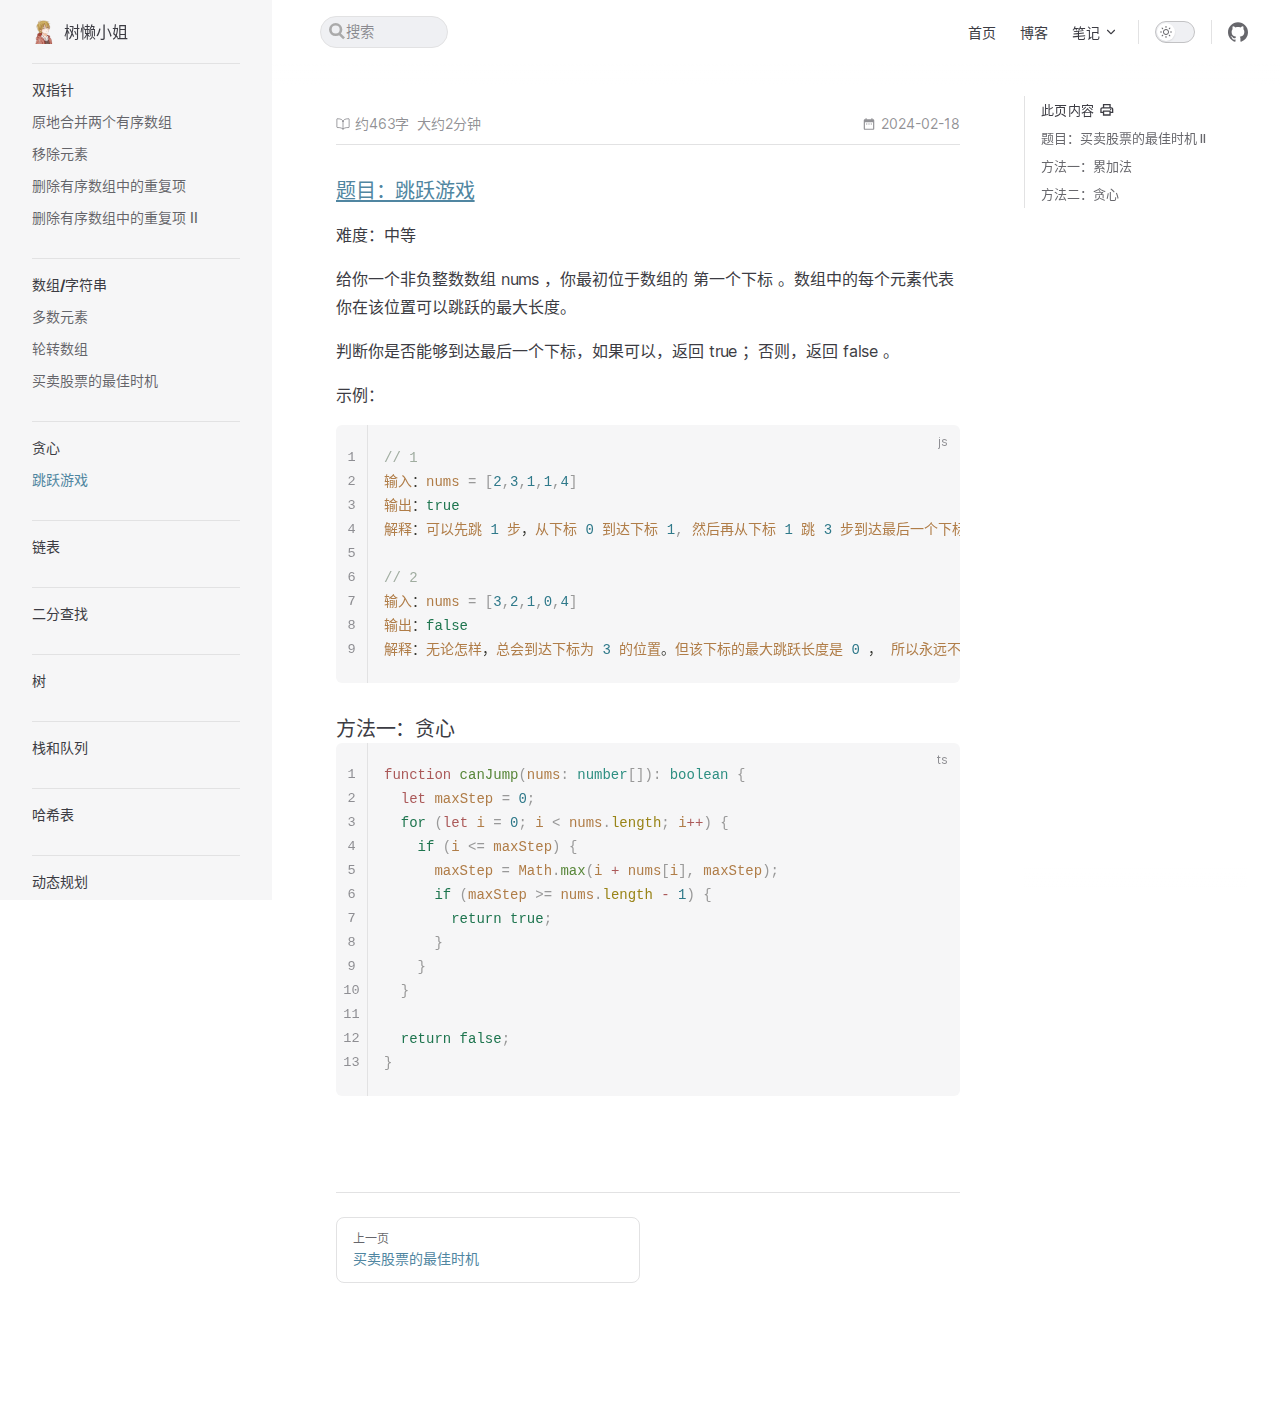
<file: note/leetcode/fhdiglui/index.html>
<!doctype html><html lang="zh-CN"><head><meta charset="utf-8" /><meta name="viewport" content="width=device-width,initial-scale=1" /><meta name="generator" content="VuePress 2.0.0-rc.2" /><meta name="theme" content="VuePress Theme Plume 1.0.0-rc.30" /><script>;(function () {const um = localStorage.getItem('vuepress-theme-appearance');const sm =window.matchMedia &&window.matchMedia('(prefers-color-scheme: dark)').matches;if (um === 'dark' || (um !== 'light' && sm)) {document.documentElement.classList.add('dark');}})();</script><link rel="icon" type="image/png" sizes="32x32" href="/favicon-32x32.png"><link rel="icon" type="image/png" sizes="16x16" href="/favicon-16x16.png"><link rel="apple-touch-icon" sizes="180x180" href="/apple-touch-icon.png"><link rel="mask-icon" href="/safari-pinned-tab.svg" color="#5bbad5"><meta name="keywords" content="sloth,前端,front-end"><meta http-equiv="X-UA-Compatible" content="IE=edg"><meta name="msapplication-TileColor" content="#da532c"><meta name="theme-color" content="#ffffff"><meta name="msvalidate.01" content="F93FF013B8AA2553779A91388C14A0F7"><meta name="google-site-verification" content="X5YSaTDn-pKqQBUKD_05_dQcxVItzEq7Rlbg2ZEU7AM"><title>买卖股票的最佳时机 II | 树懒小姐</title><meta name="description" content="热爱生活"><link rel="preload" href="/assets/style-694M4gHG.css" as="style"><link rel="stylesheet" href="/assets/style-694M4gHG.css"><link rel="modulepreload" href="/assets/app-EcasogRr.js"><link rel="modulepreload" href="/assets/index.html-el-iPAPJ.js"><link rel="modulepreload" href="/assets/index.html-D-PfKw6v.js"><link rel="prefetch" href="/assets/index.html-Bv2x0Vge.js" as="script"><link rel="prefetch" href="/assets/index.html-bSVYER-H.js" as="script"><link rel="prefetch" href="/assets/index.html-YGI5Zcvn.js" as="script"><link rel="prefetch" href="/assets/index.html-A7CIhIg7.js" as="script"><link rel="prefetch" href="/assets/index.html-hiZHP_y5.js" as="script"><link rel="prefetch" href="/assets/index.html-D9nDuKQB.js" as="script"><link rel="prefetch" href="/assets/index.html-x35hpJ4S.js" as="script"><link rel="prefetch" href="/assets/index.html-qGhE8aZC.js" as="script"><link rel="prefetch" href="/assets/index.html-ENBWD4Gj.js" as="script"><link rel="prefetch" href="/assets/404.html-7ta4WqYV.js" as="script"><link rel="prefetch" href="/assets/index.html-Byh7ADQW.js" as="script"><link rel="prefetch" href="/assets/index.html-MlJVz9vk.js" as="script"><link rel="prefetch" href="/assets/index.html-ihcnx7iH.js" as="script"><link rel="prefetch" href="/assets/index.html-I7yV5Kgz.js" as="script"><link rel="prefetch" href="/assets/index.html-_X5mdigo.js" as="script"><link rel="prefetch" href="/assets/index.html-IxKpUgVZ.js" as="script"><link rel="prefetch" href="/assets/index.html-5BHei7Vj.js" as="script"><link rel="prefetch" href="/assets/index.html-NlfdPK-X.js" as="script"><link rel="prefetch" href="/assets/index.html-0PHP6SMr.js" as="script"><link rel="prefetch" href="/assets/index.html-40gNPfdH.js" as="script"><link rel="prefetch" href="/assets/index.html-xYjxO80p.js" as="script"><link rel="prefetch" href="/assets/index.html-tG1LUX91.js" as="script"><link rel="prefetch" href="/assets/404.html-0ifwzuMQ.js" as="script"><link rel="prefetch" href="/assets/index.html-gmdIsITq.js" as="script"><link rel="prefetch" href="/assets/index.html-shsd1Dsc.js" as="script"><link rel="prefetch" href="/assets/index.html-dSHTL8yH.js" as="script"></head><body><div id="app"><!--[--><div class="theme-plume" data-v-d7528ad9><!--[--><span tabindex="-1" data-v-9f369b67></span><a href="#LayoutContent" class="skip-link visually-hidden" data-v-9f369b67> Skip to content </a><!--]--><!----><div class="nav-wrapper" data-v-d7528ad9 data-v-00158941><div class="navbar-wrapper has-sidebar" data-v-00158941 data-v-7c5328be><div class="container" data-v-7c5328be><div class="title" data-v-7c5328be><div class="navbar-title has-sidebar" data-v-7c5328be data-v-aa34b388><a class="auto-link link title" href="/" data-v-aa34b388 data-v-61af7ba9><!--[--><!--[--><!--[--><!--[--><img class="plume-image dark logo" src="/images/blogger-fav.png" alt data-v-6888f7b8><!--]--><!--[--><img class="plume-image light logo" src="/images/blogger-fav.png" alt data-v-6888f7b8><!--]--><!--]--><!--]--> 树懒小姐<!--]--><!----></a></div></div><div class="content" data-v-7c5328be><div class="curtain" data-v-7c5328be></div><div class="content-body" data-v-7c5328be><div class="navbar-search search" data-v-7c5328be><form class="search-box" role="search"><input type="search" placeholder="搜索" autocomplete="off" spellcheck="false" value><!----></form></div><nav aria-labelledby="main-nav-aria-label" class="navbar-menu menu" data-v-7c5328be data-v-781e309b><span id="main-nav-aria-label" class="visually-hidden" data-v-781e309b>Main Navigation</span><!--[--><!--[--><a class="auto-link link navbar-menu-link" href="/" data-v-781e309b data-v-97857e29 data-v-61af7ba9><!--[--><!----><i data-v-97857e29>首页</i><!--]--><!----></a><!--]--><!--[--><a class="auto-link link navbar-menu-link" href="/blog/" data-v-781e309b data-v-97857e29 data-v-61af7ba9><!--[--><!----><i data-v-97857e29>博客</i><!--]--><!----></a><!--]--><!--[--><div class="flyout-wrapper navbar-menu-group" data-v-781e309b data-v-1ed8cbd0><button type="button" class="button" aria-haspopup="true" aria-expanded="false" data-v-1ed8cbd0><span class="text" data-v-1ed8cbd0><!----><!----> 笔记 <svg xmlns="http://www.w3.org/2000/svg" aria-hidden="true" focusable="false" viewbox="0 0 24 24" class="text-icon" data-v-1ed8cbd0><path d="M12,16c-0.3,0-0.5-0.1-0.7-0.3l-6-6c-0.4-0.4-0.4-1,0-1.4s1-0.4,1.4,0l5.3,5.3l5.3-5.3c0.4-0.4,1-0.4,1.4,0s0.4,1,0,1.4l-6,6C12.5,15.9,12.3,16,12,16z"></path></svg></span></button><div class="menu" data-v-1ed8cbd0><div class="menu-wrapper" data-v-1ed8cbd0 data-v-476664f4><div class="items" data-v-476664f4><!--[--><!--[--><div class="menu-link" data-v-476664f4 data-v-a3b0fc4e><a class="auto-link link active" href="/note/leetcode/" data-v-a3b0fc4e data-v-61af7ba9><!--[--><!----><i data-v-a3b0fc4e>Leetcode算法</i><!--]--><!----></a></div><!--]--><!--]--></div><!--[--><!--]--></div></div></div><!--]--><!--]--></nav><!----><div class="navbar-appearance appearance" data-v-7c5328be data-v-d28bca04><button class="switch-wrapper switch-appearance" type="button" role="switch" aria-label="toggle dark mode" aria-checked="false" data-v-d28bca04 data-v-b8c029d7 data-v-3c83eaa2><span class="check" data-v-3c83eaa2><span class="icon" data-v-3c83eaa2><!--[--><svg xmlns="http://www.w3.org/2000/svg" aria-hidden="true" focusable="false" viewbox="0 0 24 24" class="sun" data-v-b8c029d7><path d="M12,18c-3.3,0-6-2.7-6-6s2.7-6,6-6s6,2.7,6,6S15.3,18,12,18zM12,8c-2.2,0-4,1.8-4,4c0,2.2,1.8,4,4,4c2.2,0,4-1.8,4-4C16,9.8,14.2,8,12,8z"></path><path d="M12,4c-0.6,0-1-0.4-1-1V1c0-0.6,0.4-1,1-1s1,0.4,1,1v2C13,3.6,12.6,4,12,4z"></path><path d="M12,24c-0.6,0-1-0.4-1-1v-2c0-0.6,0.4-1,1-1s1,0.4,1,1v2C13,23.6,12.6,24,12,24z"></path><path d="M5.6,6.6c-0.3,0-0.5-0.1-0.7-0.3L3.5,4.9c-0.4-0.4-0.4-1,0-1.4s1-0.4,1.4,0l1.4,1.4c0.4,0.4,0.4,1,0,1.4C6.2,6.5,5.9,6.6,5.6,6.6z"></path><path d="M19.8,20.8c-0.3,0-0.5-0.1-0.7-0.3l-1.4-1.4c-0.4-0.4-0.4-1,0-1.4s1-0.4,1.4,0l1.4,1.4c0.4,0.4,0.4,1,0,1.4C20.3,20.7,20,20.8,19.8,20.8z"></path><path d="M3,13H1c-0.6,0-1-0.4-1-1s0.4-1,1-1h2c0.6,0,1,0.4,1,1S3.6,13,3,13z"></path><path d="M23,13h-2c-0.6,0-1-0.4-1-1s0.4-1,1-1h2c0.6,0,1,0.4,1,1S23.6,13,23,13z"></path><path d="M4.2,20.8c-0.3,0-0.5-0.1-0.7-0.3c-0.4-0.4-0.4-1,0-1.4l1.4-1.4c0.4-0.4,1-0.4,1.4,0s0.4,1,0,1.4l-1.4,1.4C4.7,20.7,4.5,20.8,4.2,20.8z"></path><path d="M18.4,6.6c-0.3,0-0.5-0.1-0.7-0.3c-0.4-0.4-0.4-1,0-1.4l1.4-1.4c0.4-0.4,1-0.4,1.4,0s0.4,1,0,1.4l-1.4,1.4C18.9,6.5,18.6,6.6,18.4,6.6z"></path></svg><svg xmlns="http://www.w3.org/2000/svg" aria-hidden="true" focusable="false" viewbox="0 0 24 24" class="moon" data-v-b8c029d7><path d="M12.1,22c-0.3,0-0.6,0-0.9,0c-5.5-0.5-9.5-5.4-9-10.9c0.4-4.8,4.2-8.6,9-9c0.4,0,0.8,0.2,1,0.5c0.2,0.3,0.2,0.8-0.1,1.1c-2,2.7-1.4,6.4,1.3,8.4c2.1,1.6,5,1.6,7.1,0c0.3-0.2,0.7-0.3,1.1-0.1c0.3,0.2,0.5,0.6,0.5,1c-0.2,2.7-1.5,5.1-3.6,6.8C16.6,21.2,14.4,22,12.1,22zM9.3,4.4c-2.9,1-5,3.6-5.2,6.8c-0.4,4.4,2.8,8.3,7.2,8.7c2.1,0.2,4.2-0.4,5.8-1.8c1.1-0.9,1.9-2.1,2.4-3.4c-2.5,0.9-5.3,0.5-7.5-1.1C9.2,11.4,8.1,7.7,9.3,4.4z"></path></svg><!--]--></span></span></button></div><div class="social-links navbar-social-links social-links" data-v-7c5328be data-v-1a16ae86 data-v-9cc2f7d3><!--[--><a class="social-link" href="https://github.com/s6-ht" target="_blank" rel="noopener" data-v-9cc2f7d3 data-v-cef692d5><svg role="img" viewBox="0 0 24 24" xmlns="http://www.w3.org/2000/svg"><title>GitHub</title><path d="M12 .297c-6.63 0-12 5.373-12 12 0 5.303 3.438 9.8 8.205 11.385.6.113.82-.258.82-.577 0-.285-.01-1.04-.015-2.04-3.338.724-4.042-1.61-4.042-1.61C4.422 18.07 3.633 17.7 3.633 17.7c-1.087-.744.084-.729.084-.729 1.205.084 1.838 1.236 1.838 1.236 1.07 1.835 2.809 1.305 3.495.998.108-.776.417-1.305.76-1.605-2.665-.3-5.466-1.332-5.466-5.93 0-1.31.465-2.38 1.235-3.22-.135-.303-.54-1.523.105-3.176 0 0 1.005-.322 3.3 1.23.96-.267 1.98-.399 3-.405 1.02.006 2.04.138 3 .405 2.28-1.552 3.285-1.23 3.285-1.23.645 1.653.24 2.873.12 3.176.765.84 1.23 1.91 1.23 3.22 0 4.61-2.805 5.625-5.475 5.92.42.36.81 1.096.81 2.22 0 1.606-.015 2.896-.015 3.286 0 .315.21.69.825.57C20.565 22.092 24 17.592 24 12.297c0-6.627-5.373-12-12-12"/></svg></a><!--]--></div><div class="flyout-wrapper navbar-extra extra" data-v-7c5328be data-v-2b2131b7 data-v-1ed8cbd0><button type="button" class="button" aria-haspopup="true" aria-expanded="false" aria-label="extra navigation" data-v-1ed8cbd0><svg xmlns="http://www.w3.org/2000/svg" aria-hidden="true" focusable="false" viewbox="0 0 24 24" class="icon" data-v-1ed8cbd0><circle cx="12" cy="12" r="2"></circle><circle cx="19" cy="12" r="2"></circle><circle cx="5" cy="12" r="2"></circle></svg></button><div class="menu" data-v-1ed8cbd0><div class="menu-wrapper" data-v-1ed8cbd0 data-v-476664f4><!----><!--[--><!--[--><!----><div class="group" data-v-2b2131b7><div class="item appearance" data-v-2b2131b7><p class="label" data-v-2b2131b7> Appearance </p><div class="appearance-action" data-v-2b2131b7><button class="switch-wrapper switch-appearance" type="button" role="switch" aria-label="toggle dark mode" aria-checked="false" data-v-2b2131b7 data-v-b8c029d7 data-v-3c83eaa2><span class="check" data-v-3c83eaa2><span class="icon" data-v-3c83eaa2><!--[--><svg xmlns="http://www.w3.org/2000/svg" aria-hidden="true" focusable="false" viewbox="0 0 24 24" class="sun" data-v-b8c029d7><path d="M12,18c-3.3,0-6-2.7-6-6s2.7-6,6-6s6,2.7,6,6S15.3,18,12,18zM12,8c-2.2,0-4,1.8-4,4c0,2.2,1.8,4,4,4c2.2,0,4-1.8,4-4C16,9.8,14.2,8,12,8z"></path><path d="M12,4c-0.6,0-1-0.4-1-1V1c0-0.6,0.4-1,1-1s1,0.4,1,1v2C13,3.6,12.6,4,12,4z"></path><path d="M12,24c-0.6,0-1-0.4-1-1v-2c0-0.6,0.4-1,1-1s1,0.4,1,1v2C13,23.6,12.6,24,12,24z"></path><path d="M5.6,6.6c-0.3,0-0.5-0.1-0.7-0.3L3.5,4.9c-0.4-0.4-0.4-1,0-1.4s1-0.4,1.4,0l1.4,1.4c0.4,0.4,0.4,1,0,1.4C6.2,6.5,5.9,6.6,5.6,6.6z"></path><path d="M19.8,20.8c-0.3,0-0.5-0.1-0.7-0.3l-1.4-1.4c-0.4-0.4-0.4-1,0-1.4s1-0.4,1.4,0l1.4,1.4c0.4,0.4,0.4,1,0,1.4C20.3,20.7,20,20.8,19.8,20.8z"></path><path d="M3,13H1c-0.6,0-1-0.4-1-1s0.4-1,1-1h2c0.6,0,1,0.4,1,1S3.6,13,3,13z"></path><path d="M23,13h-2c-0.6,0-1-0.4-1-1s0.4-1,1-1h2c0.6,0,1,0.4,1,1S23.6,13,23,13z"></path><path d="M4.2,20.8c-0.3,0-0.5-0.1-0.7-0.3c-0.4-0.4-0.4-1,0-1.4l1.4-1.4c0.4-0.4,1-0.4,1.4,0s0.4,1,0,1.4l-1.4,1.4C4.7,20.7,4.5,20.8,4.2,20.8z"></path><path d="M18.4,6.6c-0.3,0-0.5-0.1-0.7-0.3c-0.4-0.4-0.4-1,0-1.4l1.4-1.4c0.4-0.4,1-0.4,1.4,0s0.4,1,0,1.4l-1.4,1.4C18.9,6.5,18.6,6.6,18.4,6.6z"></path></svg><svg xmlns="http://www.w3.org/2000/svg" aria-hidden="true" focusable="false" viewbox="0 0 24 24" class="moon" data-v-b8c029d7><path d="M12.1,22c-0.3,0-0.6,0-0.9,0c-5.5-0.5-9.5-5.4-9-10.9c0.4-4.8,4.2-8.6,9-9c0.4,0,0.8,0.2,1,0.5c0.2,0.3,0.2,0.8-0.1,1.1c-2,2.7-1.4,6.4,1.3,8.4c2.1,1.6,5,1.6,7.1,0c0.3-0.2,0.7-0.3,1.1-0.1c0.3,0.2,0.5,0.6,0.5,1c-0.2,2.7-1.5,5.1-3.6,6.8C16.6,21.2,14.4,22,12.1,22zM9.3,4.4c-2.9,1-5,3.6-5.2,6.8c-0.4,4.4,2.8,8.3,7.2,8.7c2.1,0.2,4.2-0.4,5.8-1.8c1.1-0.9,1.9-2.1,2.4-3.4c-2.5,0.9-5.3,0.5-7.5-1.1C9.2,11.4,8.1,7.7,9.3,4.4z"></path></svg><!--]--></span></span></button></div></div></div><div class="group" data-v-2b2131b7><div class="item social-links" data-v-2b2131b7><div class="social-links social-links-list" data-v-2b2131b7 data-v-9cc2f7d3><!--[--><a class="social-link" href="https://github.com/s6-ht" target="_blank" rel="noopener" data-v-9cc2f7d3 data-v-cef692d5><svg role="img" viewBox="0 0 24 24" xmlns="http://www.w3.org/2000/svg"><title>GitHub</title><path d="M12 .297c-6.63 0-12 5.373-12 12 0 5.303 3.438 9.8 8.205 11.385.6.113.82-.258.82-.577 0-.285-.01-1.04-.015-2.04-3.338.724-4.042-1.61-4.042-1.61C4.422 18.07 3.633 17.7 3.633 17.7c-1.087-.744.084-.729.084-.729 1.205.084 1.838 1.236 1.838 1.236 1.07 1.835 2.809 1.305 3.495.998.108-.776.417-1.305.76-1.605-2.665-.3-5.466-1.332-5.466-5.93 0-1.31.465-2.38 1.235-3.22-.135-.303-.54-1.523.105-3.176 0 0 1.005-.322 3.3 1.23.96-.267 1.98-.399 3-.405 1.02.006 2.04.138 3 .405 2.28-1.552 3.285-1.23 3.285-1.23.645 1.653.24 2.873.12 3.176.765.84 1.23 1.91 1.23 3.22 0 4.61-2.805 5.625-5.475 5.92.42.36.81 1.096.81 2.22 0 1.606-.015 2.896-.015 3.286 0 .315.21.69.825.57C20.565 22.092 24 17.592 24 12.297c0-6.627-5.373-12-12-12"/></svg></a><!--]--></div></div></div><!--]--><!--]--></div></div></div><button type="button" class="navbar-hamburger hamburger" aria-label="mobile navigation" aria-expanded="false" aria-controls="nav-screen" data-v-7c5328be data-v-3b11eef4><span class="container" data-v-3b11eef4><span class="top" data-v-3b11eef4></span><span class="middle" data-v-3b11eef4></span><span class="bottom" data-v-3b11eef4></span></span></button></div></div></div></div><!----></div><div class="local-nav reached-top" data-v-d7528ad9 data-v-455e7ef0><button class="menu" aria-expanded="false" aria-controls="SidebarNav" data-v-455e7ef0><svg xmlns="http://www.w3.org/2000/svg" aria-hidden="true" focusable="false" viewbox="0 0 24 24" class="menu-icon" data-v-455e7ef0><path d="M17,11H3c-0.6,0-1-0.4-1-1s0.4-1,1-1h14c0.6,0,1,0.4,1,1S17.6,11,17,11z"></path><path d="M21,7H3C2.4,7,2,6.6,2,6s0.4-1,1-1h18c0.6,0,1,0.4,1,1S21.6,7,21,7z"></path><path d="M21,15H3c-0.6,0-1-0.4-1-1s0.4-1,1-1h18c0.6,0,1,0.4,1,1S21.6,15,21,15z"></path><path d="M17,19H3c-0.6,0-1-0.4-1-1s0.4-1,1-1h14c0.6,0,1,0.4,1,1S17.6,19,17,19z"></path></svg><span class="menu-text" data-v-455e7ef0>Menu</span></button><div class="local-nav-outline-dropdown" style="--vp-vh:0px;" data-v-455e7ef0 data-v-f31d3715><button class="" data-v-f31d3715>此页内容 <svg xmlns="http://www.w3.org/2000/svg" aria-hidden="true" focusable="false" viewbox="0 0 24 24" class="icon" data-v-f31d3715><path d="M9,19c-0.3,0-0.5-0.1-0.7-0.3c-0.4-0.4-0.4-1,0-1.4l5.3-5.3L8.3,6.7c-0.4-0.4-0.4-1,0-1.4s1-0.4,1.4,0l6,6c0.4,0.4,0.4,1,0,1.4l-6,6C9.5,18.9,9.3,19,9,19z"></path></svg></button><!----></div></div><aside class="sidebar-wrapper" data-v-d7528ad9 data-v-ef3deb21><div class="curtain" data-v-ef3deb21></div><nav id="SidebarNav" class="nav" aria-labelledby="sidebar-aria-label" tabindex="-1" data-v-ef3deb21><span id="sidebar-aria-label" class="visually-hidden" data-v-ef3deb21> Sidebar Navigation </span><!--[--><div class="group" data-v-ef3deb21><section class="sidebar-item level-0" data-v-ef3deb21 data-v-537a2e8f><div class="item" role="button" tabindex="0" data-v-537a2e8f><div class="indicator" data-v-537a2e8f></div><h2 class="text" data-v-537a2e8f>双指针</h2><!----></div><div class="items" data-v-537a2e8f><!--[--><div class="sidebar-item level-1 is-link" data-v-537a2e8f data-v-537a2e8f><div class="item" tabindex="0" data-v-537a2e8f><div class="indicator" data-v-537a2e8f></div><a class="auto-link link link" href="/note/leetcode/287skept/" data-v-537a2e8f data-v-61af7ba9><!--[--><p class="text" data-v-537a2e8f>原地合并两个有序数组</p><!--]--><!----></a><!----></div><!----></div><div class="sidebar-item level-1 is-link" data-v-537a2e8f data-v-537a2e8f><div class="item" tabindex="0" data-v-537a2e8f><div class="indicator" data-v-537a2e8f></div><a class="auto-link link link" href="/note/leetcode/o1hc9xfv/" data-v-537a2e8f data-v-61af7ba9><!--[--><p class="text" data-v-537a2e8f>移除元素</p><!--]--><!----></a><!----></div><!----></div><div class="sidebar-item level-1 is-link" data-v-537a2e8f data-v-537a2e8f><div class="item" tabindex="0" data-v-537a2e8f><div class="indicator" data-v-537a2e8f></div><a class="auto-link link link" href="/note/leetcode/oktp931w/" data-v-537a2e8f data-v-61af7ba9><!--[--><p class="text" data-v-537a2e8f>删除有序数组中的重复项</p><!--]--><!----></a><!----></div><!----></div><div class="sidebar-item level-1 is-link" data-v-537a2e8f data-v-537a2e8f><div class="item" tabindex="0" data-v-537a2e8f><div class="indicator" data-v-537a2e8f></div><a class="auto-link link link" href="/note/leetcode/y8xgrawf/" data-v-537a2e8f data-v-61af7ba9><!--[--><p class="text" data-v-537a2e8f>删除有序数组中的重复项 II</p><!--]--><!----></a><!----></div><!----></div><!--]--></div></section></div><div class="group" data-v-ef3deb21><section class="sidebar-item level-0" data-v-ef3deb21 data-v-537a2e8f><div class="item" role="button" tabindex="0" data-v-537a2e8f><div class="indicator" data-v-537a2e8f></div><h2 class="text" data-v-537a2e8f>数组/字符串</h2><!----></div><div class="items" data-v-537a2e8f><!--[--><div class="sidebar-item level-1 is-link" data-v-537a2e8f data-v-537a2e8f><div class="item" tabindex="0" data-v-537a2e8f><div class="indicator" data-v-537a2e8f></div><a class="auto-link link link" href="/note/leetcode/ddd/" data-v-537a2e8f data-v-61af7ba9><!--[--><p class="text" data-v-537a2e8f>多数元素</p><!--]--><!----></a><!----></div><!----></div><div class="sidebar-item level-1 is-link" data-v-537a2e8f data-v-537a2e8f><div class="item" tabindex="0" data-v-537a2e8f><div class="indicator" data-v-537a2e8f></div><a class="auto-link link link" href="/note/leetcode/dddsss/" data-v-537a2e8f data-v-61af7ba9><!--[--><p class="text" data-v-537a2e8f>轮转数组</p><!--]--><!----></a><!----></div><!----></div><div class="sidebar-item level-1 is-link" data-v-537a2e8f data-v-537a2e8f><div class="item" tabindex="0" data-v-537a2e8f><div class="indicator" data-v-537a2e8f></div><a class="auto-link link link" href="/note/leetcode/cccsss/" data-v-537a2e8f data-v-61af7ba9><!--[--><p class="text" data-v-537a2e8f>买卖股票的最佳时机</p><!--]--><!----></a><!----></div><!----></div><!--]--></div></section></div><div class="group" data-v-ef3deb21><section class="sidebar-item level-0 has-active" data-v-ef3deb21 data-v-537a2e8f><div class="item" role="button" tabindex="0" data-v-537a2e8f><div class="indicator" data-v-537a2e8f></div><h2 class="text" data-v-537a2e8f>贪心</h2><!----></div><div class="items" data-v-537a2e8f><!--[--><div class="sidebar-item level-1" data-v-537a2e8f data-v-537a2e8f><!----><!----></div><div class="sidebar-item level-1 is-link is-active has-active" data-v-537a2e8f data-v-537a2e8f><div class="item" tabindex="0" data-v-537a2e8f><div class="indicator" data-v-537a2e8f></div><a class="auto-link link link" href="/note/leetcode/fhdiglui/" data-v-537a2e8f data-v-61af7ba9><!--[--><p class="text" data-v-537a2e8f>跳跃游戏</p><!--]--><!----></a><!----></div><!----></div><!--]--></div></section></div><div class="group" data-v-ef3deb21><div class="sidebar-item level-0" data-v-ef3deb21 data-v-537a2e8f><div class="item" role="button" tabindex="0" data-v-537a2e8f><div class="indicator" data-v-537a2e8f></div><p class="text" data-v-537a2e8f>链表</p><!----></div><!----></div></div><div class="group" data-v-ef3deb21><div class="sidebar-item level-0" data-v-ef3deb21 data-v-537a2e8f><div class="item" role="button" tabindex="0" data-v-537a2e8f><div class="indicator" data-v-537a2e8f></div><p class="text" data-v-537a2e8f>二分查找</p><!----></div><!----></div></div><div class="group" data-v-ef3deb21><div class="sidebar-item level-0" data-v-ef3deb21 data-v-537a2e8f><div class="item" role="button" tabindex="0" data-v-537a2e8f><div class="indicator" data-v-537a2e8f></div><p class="text" data-v-537a2e8f>树</p><!----></div><!----></div></div><div class="group" data-v-ef3deb21><div class="sidebar-item level-0" data-v-ef3deb21 data-v-537a2e8f><div class="item" role="button" tabindex="0" data-v-537a2e8f><div class="indicator" data-v-537a2e8f></div><p class="text" data-v-537a2e8f>栈和队列</p><!----></div><!----></div></div><div class="group" data-v-ef3deb21><div class="sidebar-item level-0" data-v-ef3deb21 data-v-537a2e8f><div class="item" role="button" tabindex="0" data-v-537a2e8f><div class="indicator" data-v-537a2e8f></div><p class="text" data-v-537a2e8f>哈希表</p><!----></div><!----></div></div><div class="group" data-v-ef3deb21><div class="sidebar-item level-0" data-v-ef3deb21 data-v-537a2e8f><div class="item" role="button" tabindex="0" data-v-537a2e8f><div class="indicator" data-v-537a2e8f></div><p class="text" data-v-537a2e8f>动态规划</p><!----></div><!----></div></div><div class="group" data-v-ef3deb21><div class="sidebar-item level-0" data-v-ef3deb21 data-v-537a2e8f><div class="item" role="button" tabindex="0" data-v-537a2e8f><div class="indicator" data-v-537a2e8f></div><p class="text" data-v-537a2e8f>滑动窗口</p><!----></div><!----></div></div><div class="group" data-v-ef3deb21><div class="sidebar-item level-0" data-v-ef3deb21 data-v-537a2e8f><div class="item" role="button" tabindex="0" data-v-537a2e8f><div class="indicator" data-v-537a2e8f></div><p class="text" data-v-537a2e8f>排序</p><!----></div><!----></div></div><!--]--></nav></aside><div id="LayoutContent" class="layout-content has-sidebar" data-v-d7528ad9 data-v-92542c65><!--[--><div class="plume-page has-sidebar has-aside" data-v-d7528ad9 data-v-e08601e2><div class="container" data-v-e08601e2><div class="aside" data-v-e08601e2><div class="aside-curtain" data-v-e08601e2></div><div class="aside-container" data-v-e08601e2><div class="aside-content" data-v-e08601e2><div class="page-aside" data-v-e08601e2 data-v-2bc9e10b><div class="has-outline page-aside-outline" data-v-2bc9e10b><div class="content" data-v-2bc9e10b><div class="outline-marker" data-v-2bc9e10b></div><div class="outline-title" data-v-2bc9e10b><span data-v-2bc9e10b>此页内容</span><svg xmlns="http://www.w3.org/2000/svg" width="24" height="24" viewbox="0 0 24 24" class="icon" data-v-2bc9e10b><path fill="currentColor" d="M16 8V5H8v3H6V3h12v5zM4 10h16zm14 2.5q.425 0 .713-.288T19 11.5q0-.425-.288-.712T18 10.5q-.425 0-.712.288T17 11.5q0 .425.288.713T18 12.5M16 19v-4H8v4zm2 2H6v-4H2v-6q0-1.275.875-2.137T5 8h14q1.275 0 2.138.863T22 11v6h-4zm2-6v-4q0-.425-.288-.712T19 10H5q-.425 0-.712.288T4 11v4h2v-2h12v2z"></path></svg></div><nav aria-labelledby="doc-outline-aria-label" data-v-2bc9e10b><span id="doc-outline-aria-label" class="visually-hidden" data-v-2bc9e10b> Table of Contents for current page </span><ul class="root" data-v-2bc9e10b data-v-ad9ea9a1><!--[--><li data-v-ad9ea9a1><a class="outline-link" href="#题目-买卖股票的最佳时机-ii" data-v-ad9ea9a1>题目：买卖股票的最佳时机 II</a><!----></li><li data-v-ad9ea9a1><a class="outline-link" href="#方法一-累加法" data-v-ad9ea9a1>方法一：累加法</a><!----></li><li data-v-ad9ea9a1><a class="outline-link" href="#方法二-贪心" data-v-ad9ea9a1>方法二：贪心</a><!----></li><!--]--></ul></nav></div></div></div></div></div></div><div class="content" data-v-e08601e2><div class="content-container" data-v-e08601e2><main class="main" data-v-e08601e2><!--[--><!----><!----><div class="page-meta-wrapper" data-v-15364e70><p class="reading-time" data-v-15364e70><svg xmlns="http://www.w3.org/2000/svg" width="512" height="512" viewbox="0 0 512 512" class="icon" data-v-15364e70><path fill="none" stroke="currentColor" stroke-linecap="round" stroke-linejoin="round" stroke-width="32" d="M256 160c16-63.16 76.43-95.41 208-96a15.94 15.94 0 0 1 16 16v288a16 16 0 0 1-16 16c-128 0-177.45 25.81-208 64c-30.37-38-80-64-208-64c-9.88 0-16-8.05-16-17.93V80a15.94 15.94 0 0 1 16-16c131.57.59 192 32.84 208 96m0 0v288"></path></svg><span data-v-15364e70>约463字</span><span data-v-15364e70>大约2分钟</span></p><!----><p class="create-time" data-v-15364e70><svg xmlns="http://www.w3.org/2000/svg" viewbox="0 0 24 24" class="icon" data-v-15364e70><path fill="currentColor" d="M9 11H7v2h2v-2zm4 0h-2v2h2v-2zm4 0h-2v2h2v-2zm2-7h-1V2h-2v2H8V2H6v2H5c-1.11 0-1.99.9-1.99 2L3 20a2 2 0 0 0 2 2h14c1.1 0 2-.9 2-2V6c0-1.1-.9-2-2-2zm0 16H5V9h14v11z"></path></svg><span data-v-15364e70>2024-02-18</span></p></div><!--]--><div class="plume-content" data-v-e08601e2><h3 id="题目-跳跃游戏" tabindex="-1"><a class="header-anchor" href="#题目-跳跃游戏"><span><a href="https://leetcode.cn/problems/jump-game/description/?envType=study-plan-v2&amp;envId=top-interview-150" target="_blank" rel="noopener noreferrer">题目：跳跃游戏</a></span></a></h3><p>难度：中等</p><p>给你一个非负整数数组 nums ，你最初位于数组的 第一个下标 。数组中的每个元素代表你在该位置可以跳跃的最大长度。</p><p>判断你是否能够到达最后一个下标，如果可以，返回 true ；否则，返回 false 。</p><p>示例：</p><div class="language-javascript line-numbers-mode" data-ext="js" data-title="js"><pre class="shiki shiki-themes vitesse-light vitesse-dark vp-code"><code><span class="line"><span style="--shiki-light:#A0ADA0;--shiki-dark:#758575DD;">// 1</span></span>
<span class="line"><span style="--shiki-light:#B07D48;--shiki-dark:#BD976A;">输入</span><span style="--shiki-light:#393A34;--shiki-dark:#DBD7CAEE;">：</span><span style="--shiki-light:#B07D48;--shiki-dark:#BD976A;">nums</span><span style="--shiki-light:#999999;--shiki-dark:#666666;"> =</span><span style="--shiki-light:#999999;--shiki-dark:#666666;"> [</span><span style="--shiki-light:#2F798A;--shiki-dark:#4C9A91;">2</span><span style="--shiki-light:#999999;--shiki-dark:#666666;">,</span><span style="--shiki-light:#2F798A;--shiki-dark:#4C9A91;">3</span><span style="--shiki-light:#999999;--shiki-dark:#666666;">,</span><span style="--shiki-light:#2F798A;--shiki-dark:#4C9A91;">1</span><span style="--shiki-light:#999999;--shiki-dark:#666666;">,</span><span style="--shiki-light:#2F798A;--shiki-dark:#4C9A91;">1</span><span style="--shiki-light:#999999;--shiki-dark:#666666;">,</span><span style="--shiki-light:#2F798A;--shiki-dark:#4C9A91;">4</span><span style="--shiki-light:#999999;--shiki-dark:#666666;">]</span></span>
<span class="line"><span style="--shiki-light:#B07D48;--shiki-dark:#BD976A;">输出</span><span style="--shiki-light:#393A34;--shiki-dark:#DBD7CAEE;">：</span><span style="--shiki-light:#1E754F;--shiki-dark:#4D9375;">true</span></span>
<span class="line"><span style="--shiki-light:#B07D48;--shiki-dark:#BD976A;">解释</span><span style="--shiki-light:#393A34;--shiki-dark:#DBD7CAEE;">：</span><span style="--shiki-light:#B07D48;--shiki-dark:#BD976A;">可以先跳</span><span style="--shiki-light:#2F798A;--shiki-dark:#4C9A91;"> 1</span><span style="--shiki-light:#B07D48;--shiki-dark:#BD976A;"> 步</span><span style="--shiki-light:#393A34;--shiki-dark:#DBD7CAEE;">，</span><span style="--shiki-light:#B07D48;--shiki-dark:#BD976A;">从下标</span><span style="--shiki-light:#2F798A;--shiki-dark:#4C9A91;"> 0</span><span style="--shiki-light:#B07D48;--shiki-dark:#BD976A;"> 到达下标</span><span style="--shiki-light:#2F798A;--shiki-dark:#4C9A91;"> 1</span><span style="--shiki-light:#999999;--shiki-dark:#666666;">,</span><span style="--shiki-light:#B07D48;--shiki-dark:#BD976A;"> 然后再从下标</span><span style="--shiki-light:#2F798A;--shiki-dark:#4C9A91;"> 1</span><span style="--shiki-light:#B07D48;--shiki-dark:#BD976A;"> 跳</span><span style="--shiki-light:#2F798A;--shiki-dark:#4C9A91;"> 3</span><span style="--shiki-light:#B07D48;--shiki-dark:#BD976A;"> 步到达最后一个下标</span></span>
<span class="line"></span>
<span class="line"><span style="--shiki-light:#A0ADA0;--shiki-dark:#758575DD;">// 2</span></span>
<span class="line"><span style="--shiki-light:#B07D48;--shiki-dark:#BD976A;">输入</span><span style="--shiki-light:#393A34;--shiki-dark:#DBD7CAEE;">：</span><span style="--shiki-light:#B07D48;--shiki-dark:#BD976A;">nums</span><span style="--shiki-light:#999999;--shiki-dark:#666666;"> =</span><span style="--shiki-light:#999999;--shiki-dark:#666666;"> [</span><span style="--shiki-light:#2F798A;--shiki-dark:#4C9A91;">3</span><span style="--shiki-light:#999999;--shiki-dark:#666666;">,</span><span style="--shiki-light:#2F798A;--shiki-dark:#4C9A91;">2</span><span style="--shiki-light:#999999;--shiki-dark:#666666;">,</span><span style="--shiki-light:#2F798A;--shiki-dark:#4C9A91;">1</span><span style="--shiki-light:#999999;--shiki-dark:#666666;">,</span><span style="--shiki-light:#2F798A;--shiki-dark:#4C9A91;">0</span><span style="--shiki-light:#999999;--shiki-dark:#666666;">,</span><span style="--shiki-light:#2F798A;--shiki-dark:#4C9A91;">4</span><span style="--shiki-light:#999999;--shiki-dark:#666666;">]</span></span>
<span class="line"><span style="--shiki-light:#B07D48;--shiki-dark:#BD976A;">输出</span><span style="--shiki-light:#393A34;--shiki-dark:#DBD7CAEE;">：</span><span style="--shiki-light:#1E754F;--shiki-dark:#4D9375;">false</span></span>
<span class="line"><span style="--shiki-light:#B07D48;--shiki-dark:#BD976A;">解释</span><span style="--shiki-light:#393A34;--shiki-dark:#DBD7CAEE;">：</span><span style="--shiki-light:#B07D48;--shiki-dark:#BD976A;">无论怎样</span><span style="--shiki-light:#393A34;--shiki-dark:#DBD7CAEE;">，</span><span style="--shiki-light:#B07D48;--shiki-dark:#BD976A;">总会到达下标为</span><span style="--shiki-light:#2F798A;--shiki-dark:#4C9A91;"> 3</span><span style="--shiki-light:#B07D48;--shiki-dark:#BD976A;"> 的位置</span><span style="--shiki-light:#393A34;--shiki-dark:#DBD7CAEE;">。</span><span style="--shiki-light:#B07D48;--shiki-dark:#BD976A;">但该下标的最大跳跃长度是</span><span style="--shiki-light:#2F798A;--shiki-dark:#4C9A91;"> 0</span><span style="--shiki-light:#393A34;--shiki-dark:#DBD7CAEE;"> ， </span><span style="--shiki-light:#B07D48;--shiki-dark:#BD976A;">所以永远不可能到达最后一个下标</span><span style="--shiki-light:#393A34;--shiki-dark:#DBD7CAEE;">。</span></span></code></pre><div class="line-numbers" aria-hidden="true"><div class="line-number"></div><div class="line-number"></div><div class="line-number"></div><div class="line-number"></div><div class="line-number"></div><div class="line-number"></div><div class="line-number"></div><div class="line-number"></div><div class="line-number"></div></div></div><h3 id="方法一-贪心" tabindex="-1"><a class="header-anchor" href="#方法一-贪心"><span>方法一：贪心</span></a></h3><div class="language-typescript line-numbers-mode" data-ext="ts" data-title="ts"><pre class="shiki shiki-themes vitesse-light vitesse-dark vp-code"><code><span class="line"><span style="--shiki-light:#AB5959;--shiki-dark:#CB7676;">function</span><span style="--shiki-light:#59873A;--shiki-dark:#80A665;"> canJump</span><span style="--shiki-light:#999999;--shiki-dark:#666666;">(</span><span style="--shiki-light:#B07D48;--shiki-dark:#BD976A;">nums</span><span style="--shiki-light:#999999;--shiki-dark:#666666;">: </span><span style="--shiki-light:#2E8F82;--shiki-dark:#5DA994;">number</span><span style="--shiki-light:#999999;--shiki-dark:#666666;">[]):</span><span style="--shiki-light:#2E8F82;--shiki-dark:#5DA994;"> boolean</span><span style="--shiki-light:#999999;--shiki-dark:#666666;"> {</span></span>
<span class="line"><span style="--shiki-light:#AB5959;--shiki-dark:#CB7676;">  let </span><span style="--shiki-light:#B07D48;--shiki-dark:#BD976A;">maxStep</span><span style="--shiki-light:#999999;--shiki-dark:#666666;"> =</span><span style="--shiki-light:#2F798A;--shiki-dark:#4C9A91;"> 0</span><span style="--shiki-light:#999999;--shiki-dark:#666666;">;</span></span>
<span class="line"><span style="--shiki-light:#1E754F;--shiki-dark:#4D9375;">  for</span><span style="--shiki-light:#999999;--shiki-dark:#666666;"> (</span><span style="--shiki-light:#AB5959;--shiki-dark:#CB7676;">let </span><span style="--shiki-light:#B07D48;--shiki-dark:#BD976A;">i</span><span style="--shiki-light:#999999;--shiki-dark:#666666;"> =</span><span style="--shiki-light:#2F798A;--shiki-dark:#4C9A91;"> 0</span><span style="--shiki-light:#999999;--shiki-dark:#666666;">;</span><span style="--shiki-light:#B07D48;--shiki-dark:#BD976A;"> i</span><span style="--shiki-light:#999999;--shiki-dark:#666666;"> &lt;</span><span style="--shiki-light:#B07D48;--shiki-dark:#BD976A;"> nums</span><span style="--shiki-light:#999999;--shiki-dark:#666666;">.</span><span style="--shiki-light:#998418;--shiki-dark:#B8A965;">length</span><span style="--shiki-light:#999999;--shiki-dark:#666666;">;</span><span style="--shiki-light:#B07D48;--shiki-dark:#BD976A;"> i</span><span style="--shiki-light:#AB5959;--shiki-dark:#CB7676;">++</span><span style="--shiki-light:#999999;--shiki-dark:#666666;">)</span><span style="--shiki-light:#999999;--shiki-dark:#666666;"> {</span></span>
<span class="line"><span style="--shiki-light:#1E754F;--shiki-dark:#4D9375;">    if</span><span style="--shiki-light:#999999;--shiki-dark:#666666;"> (</span><span style="--shiki-light:#B07D48;--shiki-dark:#BD976A;">i</span><span style="--shiki-light:#999999;--shiki-dark:#666666;"> &lt;=</span><span style="--shiki-light:#B07D48;--shiki-dark:#BD976A;"> maxStep</span><span style="--shiki-light:#999999;--shiki-dark:#666666;">)</span><span style="--shiki-light:#999999;--shiki-dark:#666666;"> {</span></span>
<span class="line"><span style="--shiki-light:#B07D48;--shiki-dark:#BD976A;">      maxStep</span><span style="--shiki-light:#999999;--shiki-dark:#666666;"> =</span><span style="--shiki-light:#B07D48;--shiki-dark:#BD976A;"> Math</span><span style="--shiki-light:#999999;--shiki-dark:#666666;">.</span><span style="--shiki-light:#59873A;--shiki-dark:#80A665;">max</span><span style="--shiki-light:#999999;--shiki-dark:#666666;">(</span><span style="--shiki-light:#B07D48;--shiki-dark:#BD976A;">i</span><span style="--shiki-light:#AB5959;--shiki-dark:#CB7676;"> +</span><span style="--shiki-light:#B07D48;--shiki-dark:#BD976A;"> nums</span><span style="--shiki-light:#999999;--shiki-dark:#666666;">[</span><span style="--shiki-light:#B07D48;--shiki-dark:#BD976A;">i</span><span style="--shiki-light:#999999;--shiki-dark:#666666;">],</span><span style="--shiki-light:#B07D48;--shiki-dark:#BD976A;"> maxStep</span><span style="--shiki-light:#999999;--shiki-dark:#666666;">);</span></span>
<span class="line"><span style="--shiki-light:#1E754F;--shiki-dark:#4D9375;">      if</span><span style="--shiki-light:#999999;--shiki-dark:#666666;"> (</span><span style="--shiki-light:#B07D48;--shiki-dark:#BD976A;">maxStep</span><span style="--shiki-light:#999999;--shiki-dark:#666666;"> &gt;=</span><span style="--shiki-light:#B07D48;--shiki-dark:#BD976A;"> nums</span><span style="--shiki-light:#999999;--shiki-dark:#666666;">.</span><span style="--shiki-light:#998418;--shiki-dark:#B8A965;">length</span><span style="--shiki-light:#AB5959;--shiki-dark:#CB7676;"> -</span><span style="--shiki-light:#2F798A;--shiki-dark:#4C9A91;"> 1</span><span style="--shiki-light:#999999;--shiki-dark:#666666;">)</span><span style="--shiki-light:#999999;--shiki-dark:#666666;"> {</span></span>
<span class="line"><span style="--shiki-light:#1E754F;--shiki-dark:#4D9375;">        return</span><span style="--shiki-light:#1E754F;--shiki-dark:#4D9375;"> true</span><span style="--shiki-light:#999999;--shiki-dark:#666666;">;</span></span>
<span class="line"><span style="--shiki-light:#999999;--shiki-dark:#666666;">      }</span></span>
<span class="line"><span style="--shiki-light:#999999;--shiki-dark:#666666;">    }</span></span>
<span class="line"><span style="--shiki-light:#999999;--shiki-dark:#666666;">  }</span></span>
<span class="line"></span>
<span class="line"><span style="--shiki-light:#1E754F;--shiki-dark:#4D9375;">  return</span><span style="--shiki-light:#1E754F;--shiki-dark:#4D9375;"> false</span><span style="--shiki-light:#999999;--shiki-dark:#666666;">;</span></span>
<span class="line"><span style="--shiki-light:#999999;--shiki-dark:#666666;">}</span></span></code></pre><div class="line-numbers" aria-hidden="true"><div class="line-number"></div><div class="line-number"></div><div class="line-number"></div><div class="line-number"></div><div class="line-number"></div><div class="line-number"></div><div class="line-number"></div><div class="line-number"></div><div class="line-number"></div><div class="line-number"></div><div class="line-number"></div><div class="line-number"></div><div class="line-number"></div></div></div></div><footer class="page-footer" data-v-e08601e2 data-v-7c827e58><!----><!----><nav class="prev-next" data-v-7c827e58><div class="pager" data-v-7c827e58><a class="auto-link link pager-link prev" href="/note/leetcode/cccsss/" data-v-7c827e58 data-v-61af7ba9><!--[--><span class="desc" data-v-7c827e58>上一页</span><span class="title" data-v-7c827e58>买卖股票的最佳时机</span><!--]--><!----></a></div><div class="pager" data-v-7c827e58><!----></div></nav></footer><!----></main></div></div></div></div><button style="display:none;" type="button" class="back-to-top-button" aria-label="back to top" data-v-d7528ad9 data-v-c476fb55><span class="percent" data-v-c476fb55>0%</span><svg xmlns="http://www.w3.org/2000/svg" width="48" height="48" viewbox="0 0 48 48" class="icon show" data-v-c476fb55><path fill="none" stroke="currentColor" stroke-linecap="round" stroke-linejoin="round" stroke-width="4" d="M24.008 14.1V42M12 26l12-12l12 12M12 6h24"></path></svg><svg aria-hidden="true" data-v-c476fb55><circle cx="50%" cy="50%" style="stroke-dasharray:calc(0% - 12.566370614359172px) calc(314.1592653589793% - 12.566370614359172px);" data-v-c476fb55></circle></svg></button><!----><!--]--></div></div><!--]--></div><script type="module" src="/assets/app-EcasogRr.js" defer></script></body></html>
</file>
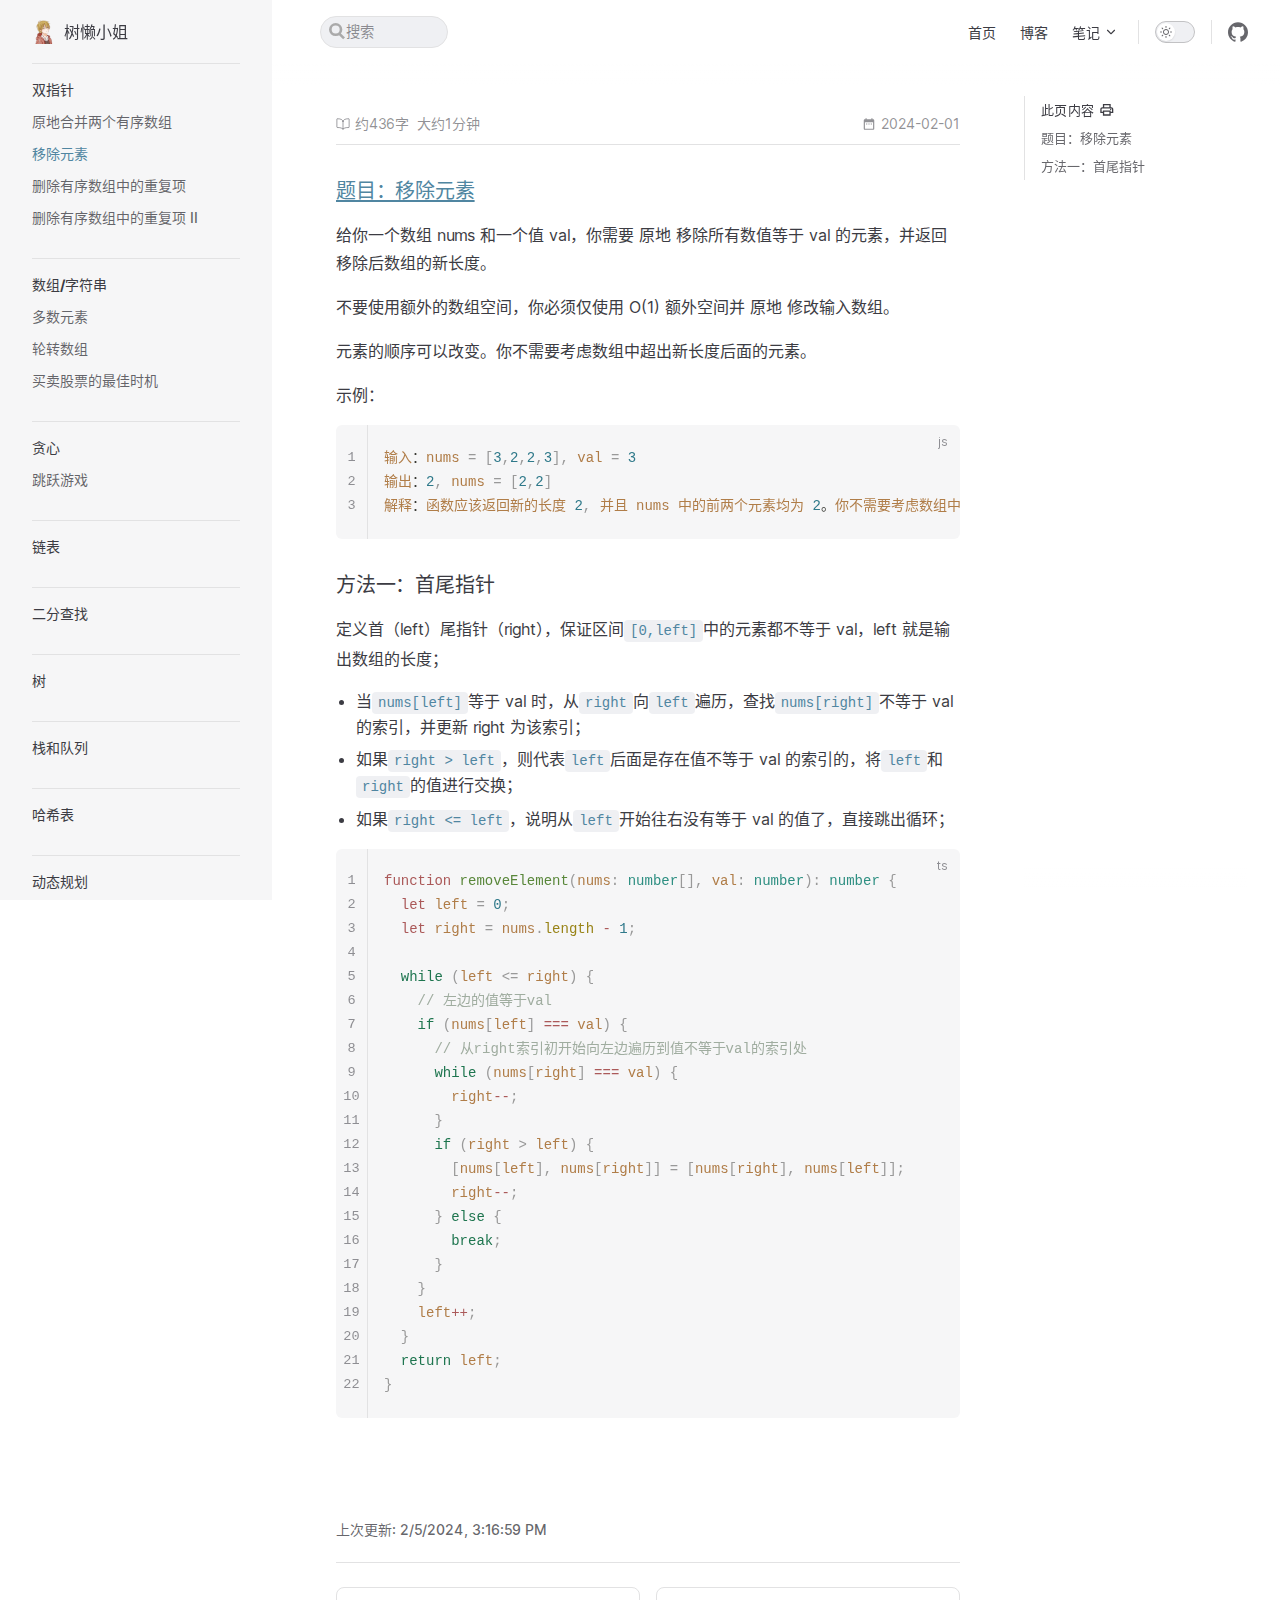
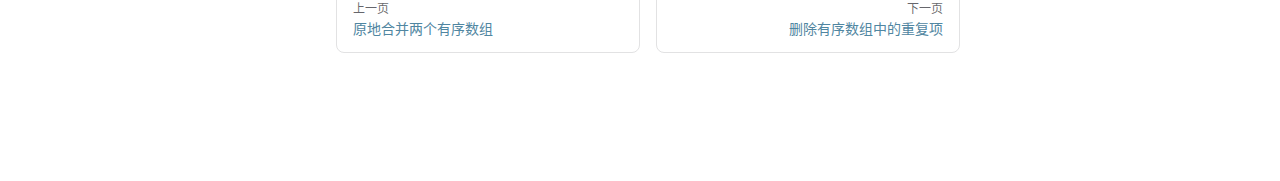
<file: note/leetcode/o1hc9xfv/index.html>
<!doctype html><html lang="zh-CN"><head><meta charset="utf-8" /><meta name="viewport" content="width=device-width,initial-scale=1" /><meta name="generator" content="VuePress 2.0.0-rc.2" /><meta name="theme" content="VuePress Theme Plume 1.0.0-rc.30" /><script>;(function () {const um = localStorage.getItem('vuepress-theme-appearance');const sm =window.matchMedia &&window.matchMedia('(prefers-color-scheme: dark)').matches;if (um === 'dark' || (um !== 'light' && sm)) {document.documentElement.classList.add('dark');}})();</script><link rel="icon" type="image/png" sizes="32x32" href="/favicon-32x32.png"><link rel="icon" type="image/png" sizes="16x16" href="/favicon-16x16.png"><link rel="apple-touch-icon" sizes="180x180" href="/apple-touch-icon.png"><link rel="mask-icon" href="/safari-pinned-tab.svg" color="#5bbad5"><meta name="keywords" content="sloth,前端,front-end"><meta http-equiv="X-UA-Compatible" content="IE=edg"><meta name="msapplication-TileColor" content="#da532c"><meta name="theme-color" content="#ffffff"><meta name="msvalidate.01" content="F93FF013B8AA2553779A91388C14A0F7"><meta name="google-site-verification" content="X5YSaTDn-pKqQBUKD_05_dQcxVItzEq7Rlbg2ZEU7AM"><title>移除元素 | 树懒小姐</title><meta name="description" content="热爱生活"><link rel="preload" href="/assets/style-694M4gHG.css" as="style"><link rel="stylesheet" href="/assets/style-694M4gHG.css"><link rel="modulepreload" href="/assets/app-EcasogRr.js"><link rel="modulepreload" href="/assets/index.html-0PHP6SMr.js"><link rel="modulepreload" href="/assets/index.html-D9nDuKQB.js"><link rel="prefetch" href="/assets/index.html-Bv2x0Vge.js" as="script"><link rel="prefetch" href="/assets/index.html-bSVYER-H.js" as="script"><link rel="prefetch" href="/assets/index.html-YGI5Zcvn.js" as="script"><link rel="prefetch" href="/assets/index.html-A7CIhIg7.js" as="script"><link rel="prefetch" href="/assets/index.html-hiZHP_y5.js" as="script"><link rel="prefetch" href="/assets/index.html-el-iPAPJ.js" as="script"><link rel="prefetch" href="/assets/index.html-el-iPAPJ.js" as="script"><link rel="prefetch" href="/assets/index.html-x35hpJ4S.js" as="script"><link rel="prefetch" href="/assets/index.html-qGhE8aZC.js" as="script"><link rel="prefetch" href="/assets/index.html-ENBWD4Gj.js" as="script"><link rel="prefetch" href="/assets/404.html-7ta4WqYV.js" as="script"><link rel="prefetch" href="/assets/index.html-Byh7ADQW.js" as="script"><link rel="prefetch" href="/assets/index.html-MlJVz9vk.js" as="script"><link rel="prefetch" href="/assets/index.html-ihcnx7iH.js" as="script"><link rel="prefetch" href="/assets/index.html-I7yV5Kgz.js" as="script"><link rel="prefetch" href="/assets/index.html-_X5mdigo.js" as="script"><link rel="prefetch" href="/assets/index.html-IxKpUgVZ.js" as="script"><link rel="prefetch" href="/assets/index.html-5BHei7Vj.js" as="script"><link rel="prefetch" href="/assets/index.html-NlfdPK-X.js" as="script"><link rel="prefetch" href="/assets/index.html-D-PfKw6v.js" as="script"><link rel="prefetch" href="/assets/index.html-D-PfKw6v.js" as="script"><link rel="prefetch" href="/assets/index.html-40gNPfdH.js" as="script"><link rel="prefetch" href="/assets/index.html-xYjxO80p.js" as="script"><link rel="prefetch" href="/assets/index.html-tG1LUX91.js" as="script"><link rel="prefetch" href="/assets/404.html-0ifwzuMQ.js" as="script"><link rel="prefetch" href="/assets/index.html-gmdIsITq.js" as="script"><link rel="prefetch" href="/assets/index.html-shsd1Dsc.js" as="script"><link rel="prefetch" href="/assets/index.html-dSHTL8yH.js" as="script"></head><body><div id="app"><!--[--><div class="theme-plume" data-v-d7528ad9><!--[--><span tabindex="-1" data-v-9f369b67></span><a href="#LayoutContent" class="skip-link visually-hidden" data-v-9f369b67> Skip to content </a><!--]--><!----><div class="nav-wrapper" data-v-d7528ad9 data-v-00158941><div class="navbar-wrapper has-sidebar" data-v-00158941 data-v-7c5328be><div class="container" data-v-7c5328be><div class="title" data-v-7c5328be><div class="navbar-title has-sidebar" data-v-7c5328be data-v-aa34b388><a class="auto-link link title" href="/" data-v-aa34b388 data-v-61af7ba9><!--[--><!--[--><!--[--><!--[--><img class="plume-image dark logo" src="/images/blogger-fav.png" alt data-v-6888f7b8><!--]--><!--[--><img class="plume-image light logo" src="/images/blogger-fav.png" alt data-v-6888f7b8><!--]--><!--]--><!--]--> 树懒小姐<!--]--><!----></a></div></div><div class="content" data-v-7c5328be><div class="curtain" data-v-7c5328be></div><div class="content-body" data-v-7c5328be><div class="navbar-search search" data-v-7c5328be><form class="search-box" role="search"><input type="search" placeholder="搜索" autocomplete="off" spellcheck="false" value><!----></form></div><nav aria-labelledby="main-nav-aria-label" class="navbar-menu menu" data-v-7c5328be data-v-781e309b><span id="main-nav-aria-label" class="visually-hidden" data-v-781e309b>Main Navigation</span><!--[--><!--[--><a class="auto-link link navbar-menu-link" href="/" data-v-781e309b data-v-97857e29 data-v-61af7ba9><!--[--><!----><i data-v-97857e29>首页</i><!--]--><!----></a><!--]--><!--[--><a class="auto-link link navbar-menu-link" href="/blog/" data-v-781e309b data-v-97857e29 data-v-61af7ba9><!--[--><!----><i data-v-97857e29>博客</i><!--]--><!----></a><!--]--><!--[--><div class="flyout-wrapper navbar-menu-group" data-v-781e309b data-v-1ed8cbd0><button type="button" class="button" aria-haspopup="true" aria-expanded="false" data-v-1ed8cbd0><span class="text" data-v-1ed8cbd0><!----><!----> 笔记 <svg xmlns="http://www.w3.org/2000/svg" aria-hidden="true" focusable="false" viewbox="0 0 24 24" class="text-icon" data-v-1ed8cbd0><path d="M12,16c-0.3,0-0.5-0.1-0.7-0.3l-6-6c-0.4-0.4-0.4-1,0-1.4s1-0.4,1.4,0l5.3,5.3l5.3-5.3c0.4-0.4,1-0.4,1.4,0s0.4,1,0,1.4l-6,6C12.5,15.9,12.3,16,12,16z"></path></svg></span></button><div class="menu" data-v-1ed8cbd0><div class="menu-wrapper" data-v-1ed8cbd0 data-v-476664f4><div class="items" data-v-476664f4><!--[--><!--[--><div class="menu-link" data-v-476664f4 data-v-a3b0fc4e><a class="auto-link link active" href="/note/leetcode/" data-v-a3b0fc4e data-v-61af7ba9><!--[--><!----><i data-v-a3b0fc4e>Leetcode算法</i><!--]--><!----></a></div><!--]--><!--]--></div><!--[--><!--]--></div></div></div><!--]--><!--]--></nav><!----><div class="navbar-appearance appearance" data-v-7c5328be data-v-d28bca04><button class="switch-wrapper switch-appearance" type="button" role="switch" aria-label="toggle dark mode" aria-checked="false" data-v-d28bca04 data-v-b8c029d7 data-v-3c83eaa2><span class="check" data-v-3c83eaa2><span class="icon" data-v-3c83eaa2><!--[--><svg xmlns="http://www.w3.org/2000/svg" aria-hidden="true" focusable="false" viewbox="0 0 24 24" class="sun" data-v-b8c029d7><path d="M12,18c-3.3,0-6-2.7-6-6s2.7-6,6-6s6,2.7,6,6S15.3,18,12,18zM12,8c-2.2,0-4,1.8-4,4c0,2.2,1.8,4,4,4c2.2,0,4-1.8,4-4C16,9.8,14.2,8,12,8z"></path><path d="M12,4c-0.6,0-1-0.4-1-1V1c0-0.6,0.4-1,1-1s1,0.4,1,1v2C13,3.6,12.6,4,12,4z"></path><path d="M12,24c-0.6,0-1-0.4-1-1v-2c0-0.6,0.4-1,1-1s1,0.4,1,1v2C13,23.6,12.6,24,12,24z"></path><path d="M5.6,6.6c-0.3,0-0.5-0.1-0.7-0.3L3.5,4.9c-0.4-0.4-0.4-1,0-1.4s1-0.4,1.4,0l1.4,1.4c0.4,0.4,0.4,1,0,1.4C6.2,6.5,5.9,6.6,5.6,6.6z"></path><path d="M19.8,20.8c-0.3,0-0.5-0.1-0.7-0.3l-1.4-1.4c-0.4-0.4-0.4-1,0-1.4s1-0.4,1.4,0l1.4,1.4c0.4,0.4,0.4,1,0,1.4C20.3,20.7,20,20.8,19.8,20.8z"></path><path d="M3,13H1c-0.6,0-1-0.4-1-1s0.4-1,1-1h2c0.6,0,1,0.4,1,1S3.6,13,3,13z"></path><path d="M23,13h-2c-0.6,0-1-0.4-1-1s0.4-1,1-1h2c0.6,0,1,0.4,1,1S23.6,13,23,13z"></path><path d="M4.2,20.8c-0.3,0-0.5-0.1-0.7-0.3c-0.4-0.4-0.4-1,0-1.4l1.4-1.4c0.4-0.4,1-0.4,1.4,0s0.4,1,0,1.4l-1.4,1.4C4.7,20.7,4.5,20.8,4.2,20.8z"></path><path d="M18.4,6.6c-0.3,0-0.5-0.1-0.7-0.3c-0.4-0.4-0.4-1,0-1.4l1.4-1.4c0.4-0.4,1-0.4,1.4,0s0.4,1,0,1.4l-1.4,1.4C18.9,6.5,18.6,6.6,18.4,6.6z"></path></svg><svg xmlns="http://www.w3.org/2000/svg" aria-hidden="true" focusable="false" viewbox="0 0 24 24" class="moon" data-v-b8c029d7><path d="M12.1,22c-0.3,0-0.6,0-0.9,0c-5.5-0.5-9.5-5.4-9-10.9c0.4-4.8,4.2-8.6,9-9c0.4,0,0.8,0.2,1,0.5c0.2,0.3,0.2,0.8-0.1,1.1c-2,2.7-1.4,6.4,1.3,8.4c2.1,1.6,5,1.6,7.1,0c0.3-0.2,0.7-0.3,1.1-0.1c0.3,0.2,0.5,0.6,0.5,1c-0.2,2.7-1.5,5.1-3.6,6.8C16.6,21.2,14.4,22,12.1,22zM9.3,4.4c-2.9,1-5,3.6-5.2,6.8c-0.4,4.4,2.8,8.3,7.2,8.7c2.1,0.2,4.2-0.4,5.8-1.8c1.1-0.9,1.9-2.1,2.4-3.4c-2.5,0.9-5.3,0.5-7.5-1.1C9.2,11.4,8.1,7.7,9.3,4.4z"></path></svg><!--]--></span></span></button></div><div class="social-links navbar-social-links social-links" data-v-7c5328be data-v-1a16ae86 data-v-9cc2f7d3><!--[--><a class="social-link" href="https://github.com/s6-ht" target="_blank" rel="noopener" data-v-9cc2f7d3 data-v-cef692d5><svg role="img" viewBox="0 0 24 24" xmlns="http://www.w3.org/2000/svg"><title>GitHub</title><path d="M12 .297c-6.63 0-12 5.373-12 12 0 5.303 3.438 9.8 8.205 11.385.6.113.82-.258.82-.577 0-.285-.01-1.04-.015-2.04-3.338.724-4.042-1.61-4.042-1.61C4.422 18.07 3.633 17.7 3.633 17.7c-1.087-.744.084-.729.084-.729 1.205.084 1.838 1.236 1.838 1.236 1.07 1.835 2.809 1.305 3.495.998.108-.776.417-1.305.76-1.605-2.665-.3-5.466-1.332-5.466-5.93 0-1.31.465-2.38 1.235-3.22-.135-.303-.54-1.523.105-3.176 0 0 1.005-.322 3.3 1.23.96-.267 1.98-.399 3-.405 1.02.006 2.04.138 3 .405 2.28-1.552 3.285-1.23 3.285-1.23.645 1.653.24 2.873.12 3.176.765.84 1.23 1.91 1.23 3.22 0 4.61-2.805 5.625-5.475 5.92.42.36.81 1.096.81 2.22 0 1.606-.015 2.896-.015 3.286 0 .315.21.69.825.57C20.565 22.092 24 17.592 24 12.297c0-6.627-5.373-12-12-12"/></svg></a><!--]--></div><div class="flyout-wrapper navbar-extra extra" data-v-7c5328be data-v-2b2131b7 data-v-1ed8cbd0><button type="button" class="button" aria-haspopup="true" aria-expanded="false" aria-label="extra navigation" data-v-1ed8cbd0><svg xmlns="http://www.w3.org/2000/svg" aria-hidden="true" focusable="false" viewbox="0 0 24 24" class="icon" data-v-1ed8cbd0><circle cx="12" cy="12" r="2"></circle><circle cx="19" cy="12" r="2"></circle><circle cx="5" cy="12" r="2"></circle></svg></button><div class="menu" data-v-1ed8cbd0><div class="menu-wrapper" data-v-1ed8cbd0 data-v-476664f4><!----><!--[--><!--[--><!----><div class="group" data-v-2b2131b7><div class="item appearance" data-v-2b2131b7><p class="label" data-v-2b2131b7> Appearance </p><div class="appearance-action" data-v-2b2131b7><button class="switch-wrapper switch-appearance" type="button" role="switch" aria-label="toggle dark mode" aria-checked="false" data-v-2b2131b7 data-v-b8c029d7 data-v-3c83eaa2><span class="check" data-v-3c83eaa2><span class="icon" data-v-3c83eaa2><!--[--><svg xmlns="http://www.w3.org/2000/svg" aria-hidden="true" focusable="false" viewbox="0 0 24 24" class="sun" data-v-b8c029d7><path d="M12,18c-3.3,0-6-2.7-6-6s2.7-6,6-6s6,2.7,6,6S15.3,18,12,18zM12,8c-2.2,0-4,1.8-4,4c0,2.2,1.8,4,4,4c2.2,0,4-1.8,4-4C16,9.8,14.2,8,12,8z"></path><path d="M12,4c-0.6,0-1-0.4-1-1V1c0-0.6,0.4-1,1-1s1,0.4,1,1v2C13,3.6,12.6,4,12,4z"></path><path d="M12,24c-0.6,0-1-0.4-1-1v-2c0-0.6,0.4-1,1-1s1,0.4,1,1v2C13,23.6,12.6,24,12,24z"></path><path d="M5.6,6.6c-0.3,0-0.5-0.1-0.7-0.3L3.5,4.9c-0.4-0.4-0.4-1,0-1.4s1-0.4,1.4,0l1.4,1.4c0.4,0.4,0.4,1,0,1.4C6.2,6.5,5.9,6.6,5.6,6.6z"></path><path d="M19.8,20.8c-0.3,0-0.5-0.1-0.7-0.3l-1.4-1.4c-0.4-0.4-0.4-1,0-1.4s1-0.4,1.4,0l1.4,1.4c0.4,0.4,0.4,1,0,1.4C20.3,20.7,20,20.8,19.8,20.8z"></path><path d="M3,13H1c-0.6,0-1-0.4-1-1s0.4-1,1-1h2c0.6,0,1,0.4,1,1S3.6,13,3,13z"></path><path d="M23,13h-2c-0.6,0-1-0.4-1-1s0.4-1,1-1h2c0.6,0,1,0.4,1,1S23.6,13,23,13z"></path><path d="M4.2,20.8c-0.3,0-0.5-0.1-0.7-0.3c-0.4-0.4-0.4-1,0-1.4l1.4-1.4c0.4-0.4,1-0.4,1.4,0s0.4,1,0,1.4l-1.4,1.4C4.7,20.7,4.5,20.8,4.2,20.8z"></path><path d="M18.4,6.6c-0.3,0-0.5-0.1-0.7-0.3c-0.4-0.4-0.4-1,0-1.4l1.4-1.4c0.4-0.4,1-0.4,1.4,0s0.4,1,0,1.4l-1.4,1.4C18.9,6.5,18.6,6.6,18.4,6.6z"></path></svg><svg xmlns="http://www.w3.org/2000/svg" aria-hidden="true" focusable="false" viewbox="0 0 24 24" class="moon" data-v-b8c029d7><path d="M12.1,22c-0.3,0-0.6,0-0.9,0c-5.5-0.5-9.5-5.4-9-10.9c0.4-4.8,4.2-8.6,9-9c0.4,0,0.8,0.2,1,0.5c0.2,0.3,0.2,0.8-0.1,1.1c-2,2.7-1.4,6.4,1.3,8.4c2.1,1.6,5,1.6,7.1,0c0.3-0.2,0.7-0.3,1.1-0.1c0.3,0.2,0.5,0.6,0.5,1c-0.2,2.7-1.5,5.1-3.6,6.8C16.6,21.2,14.4,22,12.1,22zM9.3,4.4c-2.9,1-5,3.6-5.2,6.8c-0.4,4.4,2.8,8.3,7.2,8.7c2.1,0.2,4.2-0.4,5.8-1.8c1.1-0.9,1.9-2.1,2.4-3.4c-2.5,0.9-5.3,0.5-7.5-1.1C9.2,11.4,8.1,7.7,9.3,4.4z"></path></svg><!--]--></span></span></button></div></div></div><div class="group" data-v-2b2131b7><div class="item social-links" data-v-2b2131b7><div class="social-links social-links-list" data-v-2b2131b7 data-v-9cc2f7d3><!--[--><a class="social-link" href="https://github.com/s6-ht" target="_blank" rel="noopener" data-v-9cc2f7d3 data-v-cef692d5><svg role="img" viewBox="0 0 24 24" xmlns="http://www.w3.org/2000/svg"><title>GitHub</title><path d="M12 .297c-6.63 0-12 5.373-12 12 0 5.303 3.438 9.8 8.205 11.385.6.113.82-.258.82-.577 0-.285-.01-1.04-.015-2.04-3.338.724-4.042-1.61-4.042-1.61C4.422 18.07 3.633 17.7 3.633 17.7c-1.087-.744.084-.729.084-.729 1.205.084 1.838 1.236 1.838 1.236 1.07 1.835 2.809 1.305 3.495.998.108-.776.417-1.305.76-1.605-2.665-.3-5.466-1.332-5.466-5.93 0-1.31.465-2.38 1.235-3.22-.135-.303-.54-1.523.105-3.176 0 0 1.005-.322 3.3 1.23.96-.267 1.98-.399 3-.405 1.02.006 2.04.138 3 .405 2.28-1.552 3.285-1.23 3.285-1.23.645 1.653.24 2.873.12 3.176.765.84 1.23 1.91 1.23 3.22 0 4.61-2.805 5.625-5.475 5.92.42.36.81 1.096.81 2.22 0 1.606-.015 2.896-.015 3.286 0 .315.21.69.825.57C20.565 22.092 24 17.592 24 12.297c0-6.627-5.373-12-12-12"/></svg></a><!--]--></div></div></div><!--]--><!--]--></div></div></div><button type="button" class="navbar-hamburger hamburger" aria-label="mobile navigation" aria-expanded="false" aria-controls="nav-screen" data-v-7c5328be data-v-3b11eef4><span class="container" data-v-3b11eef4><span class="top" data-v-3b11eef4></span><span class="middle" data-v-3b11eef4></span><span class="bottom" data-v-3b11eef4></span></span></button></div></div></div></div><!----></div><div class="local-nav reached-top" data-v-d7528ad9 data-v-455e7ef0><button class="menu" aria-expanded="false" aria-controls="SidebarNav" data-v-455e7ef0><svg xmlns="http://www.w3.org/2000/svg" aria-hidden="true" focusable="false" viewbox="0 0 24 24" class="menu-icon" data-v-455e7ef0><path d="M17,11H3c-0.6,0-1-0.4-1-1s0.4-1,1-1h14c0.6,0,1,0.4,1,1S17.6,11,17,11z"></path><path d="M21,7H3C2.4,7,2,6.6,2,6s0.4-1,1-1h18c0.6,0,1,0.4,1,1S21.6,7,21,7z"></path><path d="M21,15H3c-0.6,0-1-0.4-1-1s0.4-1,1-1h18c0.6,0,1,0.4,1,1S21.6,15,21,15z"></path><path d="M17,19H3c-0.6,0-1-0.4-1-1s0.4-1,1-1h14c0.6,0,1,0.4,1,1S17.6,19,17,19z"></path></svg><span class="menu-text" data-v-455e7ef0>Menu</span></button><div class="local-nav-outline-dropdown" style="--vp-vh:0px;" data-v-455e7ef0 data-v-f31d3715><button class="" data-v-f31d3715>此页内容 <svg xmlns="http://www.w3.org/2000/svg" aria-hidden="true" focusable="false" viewbox="0 0 24 24" class="icon" data-v-f31d3715><path d="M9,19c-0.3,0-0.5-0.1-0.7-0.3c-0.4-0.4-0.4-1,0-1.4l5.3-5.3L8.3,6.7c-0.4-0.4-0.4-1,0-1.4s1-0.4,1.4,0l6,6c0.4,0.4,0.4,1,0,1.4l-6,6C9.5,18.9,9.3,19,9,19z"></path></svg></button><!----></div></div><aside class="sidebar-wrapper" data-v-d7528ad9 data-v-ef3deb21><div class="curtain" data-v-ef3deb21></div><nav id="SidebarNav" class="nav" aria-labelledby="sidebar-aria-label" tabindex="-1" data-v-ef3deb21><span id="sidebar-aria-label" class="visually-hidden" data-v-ef3deb21> Sidebar Navigation </span><!--[--><div class="group" data-v-ef3deb21><section class="sidebar-item level-0 has-active" data-v-ef3deb21 data-v-537a2e8f><div class="item" role="button" tabindex="0" data-v-537a2e8f><div class="indicator" data-v-537a2e8f></div><h2 class="text" data-v-537a2e8f>双指针</h2><!----></div><div class="items" data-v-537a2e8f><!--[--><div class="sidebar-item level-1 is-link" data-v-537a2e8f data-v-537a2e8f><div class="item" tabindex="0" data-v-537a2e8f><div class="indicator" data-v-537a2e8f></div><a class="auto-link link link" href="/note/leetcode/287skept/" data-v-537a2e8f data-v-61af7ba9><!--[--><p class="text" data-v-537a2e8f>原地合并两个有序数组</p><!--]--><!----></a><!----></div><!----></div><div class="sidebar-item level-1 is-link is-active has-active" data-v-537a2e8f data-v-537a2e8f><div class="item" tabindex="0" data-v-537a2e8f><div class="indicator" data-v-537a2e8f></div><a class="auto-link link link" href="/note/leetcode/o1hc9xfv/" data-v-537a2e8f data-v-61af7ba9><!--[--><p class="text" data-v-537a2e8f>移除元素</p><!--]--><!----></a><!----></div><!----></div><div class="sidebar-item level-1 is-link" data-v-537a2e8f data-v-537a2e8f><div class="item" tabindex="0" data-v-537a2e8f><div class="indicator" data-v-537a2e8f></div><a class="auto-link link link" href="/note/leetcode/oktp931w/" data-v-537a2e8f data-v-61af7ba9><!--[--><p class="text" data-v-537a2e8f>删除有序数组中的重复项</p><!--]--><!----></a><!----></div><!----></div><div class="sidebar-item level-1 is-link" data-v-537a2e8f data-v-537a2e8f><div class="item" tabindex="0" data-v-537a2e8f><div class="indicator" data-v-537a2e8f></div><a class="auto-link link link" href="/note/leetcode/y8xgrawf/" data-v-537a2e8f data-v-61af7ba9><!--[--><p class="text" data-v-537a2e8f>删除有序数组中的重复项 II</p><!--]--><!----></a><!----></div><!----></div><!--]--></div></section></div><div class="group" data-v-ef3deb21><section class="sidebar-item level-0" data-v-ef3deb21 data-v-537a2e8f><div class="item" role="button" tabindex="0" data-v-537a2e8f><div class="indicator" data-v-537a2e8f></div><h2 class="text" data-v-537a2e8f>数组/字符串</h2><!----></div><div class="items" data-v-537a2e8f><!--[--><div class="sidebar-item level-1 is-link" data-v-537a2e8f data-v-537a2e8f><div class="item" tabindex="0" data-v-537a2e8f><div class="indicator" data-v-537a2e8f></div><a class="auto-link link link" href="/note/leetcode/ddd/" data-v-537a2e8f data-v-61af7ba9><!--[--><p class="text" data-v-537a2e8f>多数元素</p><!--]--><!----></a><!----></div><!----></div><div class="sidebar-item level-1 is-link" data-v-537a2e8f data-v-537a2e8f><div class="item" tabindex="0" data-v-537a2e8f><div class="indicator" data-v-537a2e8f></div><a class="auto-link link link" href="/note/leetcode/dddsss/" data-v-537a2e8f data-v-61af7ba9><!--[--><p class="text" data-v-537a2e8f>轮转数组</p><!--]--><!----></a><!----></div><!----></div><div class="sidebar-item level-1 is-link" data-v-537a2e8f data-v-537a2e8f><div class="item" tabindex="0" data-v-537a2e8f><div class="indicator" data-v-537a2e8f></div><a class="auto-link link link" href="/note/leetcode/cccsss/" data-v-537a2e8f data-v-61af7ba9><!--[--><p class="text" data-v-537a2e8f>买卖股票的最佳时机</p><!--]--><!----></a><!----></div><!----></div><!--]--></div></section></div><div class="group" data-v-ef3deb21><section class="sidebar-item level-0" data-v-ef3deb21 data-v-537a2e8f><div class="item" role="button" tabindex="0" data-v-537a2e8f><div class="indicator" data-v-537a2e8f></div><h2 class="text" data-v-537a2e8f>贪心</h2><!----></div><div class="items" data-v-537a2e8f><!--[--><div class="sidebar-item level-1" data-v-537a2e8f data-v-537a2e8f><!----><!----></div><div class="sidebar-item level-1 is-link" data-v-537a2e8f data-v-537a2e8f><div class="item" tabindex="0" data-v-537a2e8f><div class="indicator" data-v-537a2e8f></div><a class="auto-link link link" href="/note/leetcode/fhdiglui/" data-v-537a2e8f data-v-61af7ba9><!--[--><p class="text" data-v-537a2e8f>跳跃游戏</p><!--]--><!----></a><!----></div><!----></div><!--]--></div></section></div><div class="group" data-v-ef3deb21><div class="sidebar-item level-0" data-v-ef3deb21 data-v-537a2e8f><div class="item" role="button" tabindex="0" data-v-537a2e8f><div class="indicator" data-v-537a2e8f></div><p class="text" data-v-537a2e8f>链表</p><!----></div><!----></div></div><div class="group" data-v-ef3deb21><div class="sidebar-item level-0" data-v-ef3deb21 data-v-537a2e8f><div class="item" role="button" tabindex="0" data-v-537a2e8f><div class="indicator" data-v-537a2e8f></div><p class="text" data-v-537a2e8f>二分查找</p><!----></div><!----></div></div><div class="group" data-v-ef3deb21><div class="sidebar-item level-0" data-v-ef3deb21 data-v-537a2e8f><div class="item" role="button" tabindex="0" data-v-537a2e8f><div class="indicator" data-v-537a2e8f></div><p class="text" data-v-537a2e8f>树</p><!----></div><!----></div></div><div class="group" data-v-ef3deb21><div class="sidebar-item level-0" data-v-ef3deb21 data-v-537a2e8f><div class="item" role="button" tabindex="0" data-v-537a2e8f><div class="indicator" data-v-537a2e8f></div><p class="text" data-v-537a2e8f>栈和队列</p><!----></div><!----></div></div><div class="group" data-v-ef3deb21><div class="sidebar-item level-0" data-v-ef3deb21 data-v-537a2e8f><div class="item" role="button" tabindex="0" data-v-537a2e8f><div class="indicator" data-v-537a2e8f></div><p class="text" data-v-537a2e8f>哈希表</p><!----></div><!----></div></div><div class="group" data-v-ef3deb21><div class="sidebar-item level-0" data-v-ef3deb21 data-v-537a2e8f><div class="item" role="button" tabindex="0" data-v-537a2e8f><div class="indicator" data-v-537a2e8f></div><p class="text" data-v-537a2e8f>动态规划</p><!----></div><!----></div></div><div class="group" data-v-ef3deb21><div class="sidebar-item level-0" data-v-ef3deb21 data-v-537a2e8f><div class="item" role="button" tabindex="0" data-v-537a2e8f><div class="indicator" data-v-537a2e8f></div><p class="text" data-v-537a2e8f>滑动窗口</p><!----></div><!----></div></div><div class="group" data-v-ef3deb21><div class="sidebar-item level-0" data-v-ef3deb21 data-v-537a2e8f><div class="item" role="button" tabindex="0" data-v-537a2e8f><div class="indicator" data-v-537a2e8f></div><p class="text" data-v-537a2e8f>排序</p><!----></div><!----></div></div><!--]--></nav></aside><div id="LayoutContent" class="layout-content has-sidebar" data-v-d7528ad9 data-v-92542c65><!--[--><div class="plume-page has-sidebar has-aside" data-v-d7528ad9 data-v-e08601e2><div class="container" data-v-e08601e2><div class="aside" data-v-e08601e2><div class="aside-curtain" data-v-e08601e2></div><div class="aside-container" data-v-e08601e2><div class="aside-content" data-v-e08601e2><div class="page-aside" data-v-e08601e2 data-v-2bc9e10b><div class="has-outline page-aside-outline" data-v-2bc9e10b><div class="content" data-v-2bc9e10b><div class="outline-marker" data-v-2bc9e10b></div><div class="outline-title" data-v-2bc9e10b><span data-v-2bc9e10b>此页内容</span><svg xmlns="http://www.w3.org/2000/svg" width="24" height="24" viewbox="0 0 24 24" class="icon" data-v-2bc9e10b><path fill="currentColor" d="M16 8V5H8v3H6V3h12v5zM4 10h16zm14 2.5q.425 0 .713-.288T19 11.5q0-.425-.288-.712T18 10.5q-.425 0-.712.288T17 11.5q0 .425.288.713T18 12.5M16 19v-4H8v4zm2 2H6v-4H2v-6q0-1.275.875-2.137T5 8h14q1.275 0 2.138.863T22 11v6h-4zm2-6v-4q0-.425-.288-.712T19 10H5q-.425 0-.712.288T4 11v4h2v-2h12v2z"></path></svg></div><nav aria-labelledby="doc-outline-aria-label" data-v-2bc9e10b><span id="doc-outline-aria-label" class="visually-hidden" data-v-2bc9e10b> Table of Contents for current page </span><ul class="root" data-v-2bc9e10b data-v-ad9ea9a1><!--[--><li data-v-ad9ea9a1><a class="outline-link" href="#题目-移除元素" data-v-ad9ea9a1>题目：移除元素</a><!----></li><li data-v-ad9ea9a1><a class="outline-link" href="#方法一-首尾指针" data-v-ad9ea9a1>方法一：首尾指针</a><!----></li><!--]--></ul></nav></div></div></div></div></div></div><div class="content" data-v-e08601e2><div class="content-container" data-v-e08601e2><main class="main" data-v-e08601e2><!--[--><!----><!----><div class="page-meta-wrapper" data-v-15364e70><p class="reading-time" data-v-15364e70><svg xmlns="http://www.w3.org/2000/svg" width="512" height="512" viewbox="0 0 512 512" class="icon" data-v-15364e70><path fill="none" stroke="currentColor" stroke-linecap="round" stroke-linejoin="round" stroke-width="32" d="M256 160c16-63.16 76.43-95.41 208-96a15.94 15.94 0 0 1 16 16v288a16 16 0 0 1-16 16c-128 0-177.45 25.81-208 64c-30.37-38-80-64-208-64c-9.88 0-16-8.05-16-17.93V80a15.94 15.94 0 0 1 16-16c131.57.59 192 32.84 208 96m0 0v288"></path></svg><span data-v-15364e70>约436字</span><span data-v-15364e70>大约1分钟</span></p><!----><p class="create-time" data-v-15364e70><svg xmlns="http://www.w3.org/2000/svg" viewbox="0 0 24 24" class="icon" data-v-15364e70><path fill="currentColor" d="M9 11H7v2h2v-2zm4 0h-2v2h2v-2zm4 0h-2v2h2v-2zm2-7h-1V2h-2v2H8V2H6v2H5c-1.11 0-1.99.9-1.99 2L3 20a2 2 0 0 0 2 2h14c1.1 0 2-.9 2-2V6c0-1.1-.9-2-2-2zm0 16H5V9h14v11z"></path></svg><span data-v-15364e70>2024-02-01</span></p></div><!--]--><div class="plume-content" data-v-e08601e2><h3 id="题目-移除元素" tabindex="-1"><a class="header-anchor" href="#题目-移除元素"><span><a href="https://leetcode.cn/problems/remove-element/?envType=study-plan-v2&amp;envId=top-interview-150" target="_blank" rel="noopener noreferrer">题目：移除元素</a></span></a></h3><p>给你一个数组 nums 和一个值 val，你需要 原地 移除所有数值等于 val 的元素，并返回移除后数组的新长度。</p><p>不要使用额外的数组空间，你必须仅使用 O(1) 额外空间并 原地 修改输入数组。</p><p>元素的顺序可以改变。你不需要考虑数组中超出新长度后面的元素。</p><p>示例：</p><div class="language-javascript line-numbers-mode" data-ext="js" data-title="js"><pre class="shiki shiki-themes vitesse-light vitesse-dark vp-code"><code><span class="line"><span style="--shiki-light:#B07D48;--shiki-dark:#BD976A;">输入</span><span style="--shiki-light:#393A34;--shiki-dark:#DBD7CAEE;">：</span><span style="--shiki-light:#B07D48;--shiki-dark:#BD976A;">nums</span><span style="--shiki-light:#999999;--shiki-dark:#666666;"> =</span><span style="--shiki-light:#999999;--shiki-dark:#666666;"> [</span><span style="--shiki-light:#2F798A;--shiki-dark:#4C9A91;">3</span><span style="--shiki-light:#999999;--shiki-dark:#666666;">,</span><span style="--shiki-light:#2F798A;--shiki-dark:#4C9A91;">2</span><span style="--shiki-light:#999999;--shiki-dark:#666666;">,</span><span style="--shiki-light:#2F798A;--shiki-dark:#4C9A91;">2</span><span style="--shiki-light:#999999;--shiki-dark:#666666;">,</span><span style="--shiki-light:#2F798A;--shiki-dark:#4C9A91;">3</span><span style="--shiki-light:#999999;--shiki-dark:#666666;">],</span><span style="--shiki-light:#B07D48;--shiki-dark:#BD976A;"> val</span><span style="--shiki-light:#999999;--shiki-dark:#666666;"> =</span><span style="--shiki-light:#2F798A;--shiki-dark:#4C9A91;"> 3</span></span>
<span class="line"><span style="--shiki-light:#B07D48;--shiki-dark:#BD976A;">输出</span><span style="--shiki-light:#393A34;--shiki-dark:#DBD7CAEE;">：</span><span style="--shiki-light:#2F798A;--shiki-dark:#4C9A91;">2</span><span style="--shiki-light:#999999;--shiki-dark:#666666;">,</span><span style="--shiki-light:#B07D48;--shiki-dark:#BD976A;"> nums</span><span style="--shiki-light:#999999;--shiki-dark:#666666;"> =</span><span style="--shiki-light:#999999;--shiki-dark:#666666;"> [</span><span style="--shiki-light:#2F798A;--shiki-dark:#4C9A91;">2</span><span style="--shiki-light:#999999;--shiki-dark:#666666;">,</span><span style="--shiki-light:#2F798A;--shiki-dark:#4C9A91;">2</span><span style="--shiki-light:#999999;--shiki-dark:#666666;">]</span></span>
<span class="line"><span style="--shiki-light:#B07D48;--shiki-dark:#BD976A;">解释</span><span style="--shiki-light:#393A34;--shiki-dark:#DBD7CAEE;">：</span><span style="--shiki-light:#B07D48;--shiki-dark:#BD976A;">函数应该返回新的长度</span><span style="--shiki-light:#2F798A;--shiki-dark:#4C9A91;"> 2</span><span style="--shiki-light:#999999;--shiki-dark:#666666;">,</span><span style="--shiki-light:#B07D48;--shiki-dark:#BD976A;"> 并且</span><span style="--shiki-light:#B07D48;--shiki-dark:#BD976A;"> nums</span><span style="--shiki-light:#B07D48;--shiki-dark:#BD976A;"> 中的前两个元素均为</span><span style="--shiki-light:#2F798A;--shiki-dark:#4C9A91;"> 2</span><span style="--shiki-light:#393A34;--shiki-dark:#DBD7CAEE;">。</span><span style="--shiki-light:#B07D48;--shiki-dark:#BD976A;">你不需要考虑数组中超出新长度后面的元素</span><span style="--shiki-light:#393A34;--shiki-dark:#DBD7CAEE;">。</span><span style="--shiki-light:#B07D48;--shiki-dark:#BD976A;">例如</span><span style="--shiki-light:#393A34;--shiki-dark:#DBD7CAEE;">，</span><span style="--shiki-light:#B07D48;--shiki-dark:#BD976A;">函数返回的新长度为</span><span style="--shiki-light:#2F798A;--shiki-dark:#4C9A91;"> 2</span><span style="--shiki-light:#393A34;--shiki-dark:#DBD7CAEE;"> ，</span><span style="--shiki-light:#B07D48;--shiki-dark:#BD976A;">而</span><span style="--shiki-light:#B07D48;--shiki-dark:#BD976A;"> nums</span><span style="--shiki-light:#999999;--shiki-dark:#666666;"> =</span><span style="--shiki-light:#999999;--shiki-dark:#666666;"> [</span><span style="--shiki-light:#2F798A;--shiki-dark:#4C9A91;">2</span><span style="--shiki-light:#999999;--shiki-dark:#666666;">,</span><span style="--shiki-light:#2F798A;--shiki-dark:#4C9A91;">2</span><span style="--shiki-light:#999999;--shiki-dark:#666666;">,</span><span style="--shiki-light:#2F798A;--shiki-dark:#4C9A91;">3</span><span style="--shiki-light:#999999;--shiki-dark:#666666;">,</span><span style="--shiki-light:#2F798A;--shiki-dark:#4C9A91;">3</span><span style="--shiki-light:#999999;--shiki-dark:#666666;">]</span><span style="--shiki-light:#B07D48;--shiki-dark:#BD976A;"> 或</span><span style="--shiki-light:#B07D48;--shiki-dark:#BD976A;"> nums</span><span style="--shiki-light:#999999;--shiki-dark:#666666;"> =</span><span style="--shiki-light:#999999;--shiki-dark:#666666;"> [</span><span style="--shiki-light:#2F798A;--shiki-dark:#4C9A91;">2</span><span style="--shiki-light:#999999;--shiki-dark:#666666;">,</span><span style="--shiki-light:#2F798A;--shiki-dark:#4C9A91;">2</span><span style="--shiki-light:#999999;--shiki-dark:#666666;">,</span><span style="--shiki-light:#2F798A;--shiki-dark:#4C9A91;">0</span><span style="--shiki-light:#999999;--shiki-dark:#666666;">,</span><span style="--shiki-light:#2F798A;--shiki-dark:#4C9A91;">0</span><span style="--shiki-light:#999999;--shiki-dark:#666666;">]</span><span style="--shiki-light:#393A34;--shiki-dark:#DBD7CAEE;">，</span><span style="--shiki-light:#B07D48;--shiki-dark:#BD976A;">也会被视作正确答案</span><span style="--shiki-light:#393A34;--shiki-dark:#DBD7CAEE;">。</span></span></code></pre><div class="line-numbers" aria-hidden="true"><div class="line-number"></div><div class="line-number"></div><div class="line-number"></div></div></div><h3 id="方法一-首尾指针" tabindex="-1"><a class="header-anchor" href="#方法一-首尾指针"><span>方法一：首尾指针</span></a></h3><p>定义首（left）尾指针（right），保证区间<code>[0,left]</code>中的元素都不等于 val，left 就是输出数组的长度；</p><ul><li>当<code>nums[left]</code>等于 val 时，从<code>right</code>向<code>left</code>遍历，查找<code>nums[right]</code>不等于 val 的索引，并更新 right 为该索引；</li><li>如果<code>right &gt; left</code>，则代表<code>left</code>后面是存在值不等于 val 的索引的，将<code>left</code>和<code>right</code>的值进行交换；</li><li>如果<code>right &lt;= left</code>，说明从<code>left</code>开始往右没有等于 val 的值了，直接跳出循环；</li></ul><div class="language-typescript line-numbers-mode" data-ext="ts" data-title="ts"><pre class="shiki shiki-themes vitesse-light vitesse-dark vp-code"><code><span class="line"><span style="--shiki-light:#AB5959;--shiki-dark:#CB7676;">function</span><span style="--shiki-light:#59873A;--shiki-dark:#80A665;"> removeElement</span><span style="--shiki-light:#999999;--shiki-dark:#666666;">(</span><span style="--shiki-light:#B07D48;--shiki-dark:#BD976A;">nums</span><span style="--shiki-light:#999999;--shiki-dark:#666666;">: </span><span style="--shiki-light:#2E8F82;--shiki-dark:#5DA994;">number</span><span style="--shiki-light:#999999;--shiki-dark:#666666;">[],</span><span style="--shiki-light:#B07D48;--shiki-dark:#BD976A;"> val</span><span style="--shiki-light:#999999;--shiki-dark:#666666;">: </span><span style="--shiki-light:#2E8F82;--shiki-dark:#5DA994;">number</span><span style="--shiki-light:#999999;--shiki-dark:#666666;">):</span><span style="--shiki-light:#2E8F82;--shiki-dark:#5DA994;"> number</span><span style="--shiki-light:#999999;--shiki-dark:#666666;"> {</span></span>
<span class="line"><span style="--shiki-light:#AB5959;--shiki-dark:#CB7676;">  let </span><span style="--shiki-light:#B07D48;--shiki-dark:#BD976A;">left</span><span style="--shiki-light:#999999;--shiki-dark:#666666;"> =</span><span style="--shiki-light:#2F798A;--shiki-dark:#4C9A91;"> 0</span><span style="--shiki-light:#999999;--shiki-dark:#666666;">;</span></span>
<span class="line"><span style="--shiki-light:#AB5959;--shiki-dark:#CB7676;">  let </span><span style="--shiki-light:#B07D48;--shiki-dark:#BD976A;">right</span><span style="--shiki-light:#999999;--shiki-dark:#666666;"> =</span><span style="--shiki-light:#B07D48;--shiki-dark:#BD976A;"> nums</span><span style="--shiki-light:#999999;--shiki-dark:#666666;">.</span><span style="--shiki-light:#998418;--shiki-dark:#B8A965;">length</span><span style="--shiki-light:#AB5959;--shiki-dark:#CB7676;"> - </span><span style="--shiki-light:#2F798A;--shiki-dark:#4C9A91;">1</span><span style="--shiki-light:#999999;--shiki-dark:#666666;">;</span></span>
<span class="line"></span>
<span class="line"><span style="--shiki-light:#1E754F;--shiki-dark:#4D9375;">  while</span><span style="--shiki-light:#999999;--shiki-dark:#666666;"> (</span><span style="--shiki-light:#B07D48;--shiki-dark:#BD976A;">left</span><span style="--shiki-light:#999999;--shiki-dark:#666666;"> &lt;=</span><span style="--shiki-light:#B07D48;--shiki-dark:#BD976A;"> right</span><span style="--shiki-light:#999999;--shiki-dark:#666666;">)</span><span style="--shiki-light:#999999;--shiki-dark:#666666;"> {</span></span>
<span class="line"><span style="--shiki-light:#A0ADA0;--shiki-dark:#758575DD;">    // 左边的值等于val</span></span>
<span class="line"><span style="--shiki-light:#1E754F;--shiki-dark:#4D9375;">    if</span><span style="--shiki-light:#999999;--shiki-dark:#666666;"> (</span><span style="--shiki-light:#B07D48;--shiki-dark:#BD976A;">nums</span><span style="--shiki-light:#999999;--shiki-dark:#666666;">[</span><span style="--shiki-light:#B07D48;--shiki-dark:#BD976A;">left</span><span style="--shiki-light:#999999;--shiki-dark:#666666;">]</span><span style="--shiki-light:#AB5959;--shiki-dark:#CB7676;"> ===</span><span style="--shiki-light:#B07D48;--shiki-dark:#BD976A;"> val</span><span style="--shiki-light:#999999;--shiki-dark:#666666;">)</span><span style="--shiki-light:#999999;--shiki-dark:#666666;"> {</span></span>
<span class="line"><span style="--shiki-light:#A0ADA0;--shiki-dark:#758575DD;">      // 从right索引初开始向左边遍历到值不等于val的索引处</span></span>
<span class="line"><span style="--shiki-light:#1E754F;--shiki-dark:#4D9375;">      while</span><span style="--shiki-light:#999999;--shiki-dark:#666666;"> (</span><span style="--shiki-light:#B07D48;--shiki-dark:#BD976A;">nums</span><span style="--shiki-light:#999999;--shiki-dark:#666666;">[</span><span style="--shiki-light:#B07D48;--shiki-dark:#BD976A;">right</span><span style="--shiki-light:#999999;--shiki-dark:#666666;">]</span><span style="--shiki-light:#AB5959;--shiki-dark:#CB7676;"> ===</span><span style="--shiki-light:#B07D48;--shiki-dark:#BD976A;"> val</span><span style="--shiki-light:#999999;--shiki-dark:#666666;">)</span><span style="--shiki-light:#999999;--shiki-dark:#666666;"> {</span></span>
<span class="line"><span style="--shiki-light:#B07D48;--shiki-dark:#BD976A;">        right</span><span style="--shiki-light:#AB5959;--shiki-dark:#CB7676;">--</span><span style="--shiki-light:#999999;--shiki-dark:#666666;">;</span></span>
<span class="line"><span style="--shiki-light:#999999;--shiki-dark:#666666;">      }</span></span>
<span class="line"><span style="--shiki-light:#1E754F;--shiki-dark:#4D9375;">      if</span><span style="--shiki-light:#999999;--shiki-dark:#666666;"> (</span><span style="--shiki-light:#B07D48;--shiki-dark:#BD976A;">right</span><span style="--shiki-light:#999999;--shiki-dark:#666666;"> &gt;</span><span style="--shiki-light:#B07D48;--shiki-dark:#BD976A;"> left</span><span style="--shiki-light:#999999;--shiki-dark:#666666;">)</span><span style="--shiki-light:#999999;--shiki-dark:#666666;"> {</span></span>
<span class="line"><span style="--shiki-light:#999999;--shiki-dark:#666666;">        [</span><span style="--shiki-light:#B07D48;--shiki-dark:#BD976A;">nums</span><span style="--shiki-light:#999999;--shiki-dark:#666666;">[</span><span style="--shiki-light:#B07D48;--shiki-dark:#BD976A;">left</span><span style="--shiki-light:#999999;--shiki-dark:#666666;">],</span><span style="--shiki-light:#B07D48;--shiki-dark:#BD976A;"> nums</span><span style="--shiki-light:#999999;--shiki-dark:#666666;">[</span><span style="--shiki-light:#B07D48;--shiki-dark:#BD976A;">right</span><span style="--shiki-light:#999999;--shiki-dark:#666666;">]]</span><span style="--shiki-light:#999999;--shiki-dark:#666666;"> =</span><span style="--shiki-light:#999999;--shiki-dark:#666666;"> [</span><span style="--shiki-light:#B07D48;--shiki-dark:#BD976A;">nums</span><span style="--shiki-light:#999999;--shiki-dark:#666666;">[</span><span style="--shiki-light:#B07D48;--shiki-dark:#BD976A;">right</span><span style="--shiki-light:#999999;--shiki-dark:#666666;">],</span><span style="--shiki-light:#B07D48;--shiki-dark:#BD976A;"> nums</span><span style="--shiki-light:#999999;--shiki-dark:#666666;">[</span><span style="--shiki-light:#B07D48;--shiki-dark:#BD976A;">left</span><span style="--shiki-light:#999999;--shiki-dark:#666666;">]];</span></span>
<span class="line"><span style="--shiki-light:#B07D48;--shiki-dark:#BD976A;">        right</span><span style="--shiki-light:#AB5959;--shiki-dark:#CB7676;">--</span><span style="--shiki-light:#999999;--shiki-dark:#666666;">;</span></span>
<span class="line"><span style="--shiki-light:#999999;--shiki-dark:#666666;">      }</span><span style="--shiki-light:#1E754F;--shiki-dark:#4D9375;"> else</span><span style="--shiki-light:#999999;--shiki-dark:#666666;"> {</span></span>
<span class="line"><span style="--shiki-light:#1E754F;--shiki-dark:#4D9375;">        break</span><span style="--shiki-light:#999999;--shiki-dark:#666666;">;</span></span>
<span class="line"><span style="--shiki-light:#999999;--shiki-dark:#666666;">      }</span></span>
<span class="line"><span style="--shiki-light:#999999;--shiki-dark:#666666;">    }</span></span>
<span class="line"><span style="--shiki-light:#B07D48;--shiki-dark:#BD976A;">    left</span><span style="--shiki-light:#AB5959;--shiki-dark:#CB7676;">++</span><span style="--shiki-light:#999999;--shiki-dark:#666666;">;</span></span>
<span class="line"><span style="--shiki-light:#999999;--shiki-dark:#666666;">  }</span></span>
<span class="line"><span style="--shiki-light:#1E754F;--shiki-dark:#4D9375;">  return</span><span style="--shiki-light:#B07D48;--shiki-dark:#BD976A;"> left</span><span style="--shiki-light:#999999;--shiki-dark:#666666;">;</span></span>
<span class="line"><span style="--shiki-light:#999999;--shiki-dark:#666666;">}</span></span></code></pre><div class="line-numbers" aria-hidden="true"><div class="line-number"></div><div class="line-number"></div><div class="line-number"></div><div class="line-number"></div><div class="line-number"></div><div class="line-number"></div><div class="line-number"></div><div class="line-number"></div><div class="line-number"></div><div class="line-number"></div><div class="line-number"></div><div class="line-number"></div><div class="line-number"></div><div class="line-number"></div><div class="line-number"></div><div class="line-number"></div><div class="line-number"></div><div class="line-number"></div><div class="line-number"></div><div class="line-number"></div><div class="line-number"></div><div class="line-number"></div></div></div></div><footer class="page-footer" data-v-e08601e2 data-v-7c827e58><div class="edit-info" data-v-7c827e58><!----><div class="last-updated" data-v-7c827e58><p class="last-updated-text" data-v-7c827e58>上次更新: <time datetime="2024/2/5 23:16:59" class="last-updated-time" data-v-7c827e58>2024/2/5 23:16:59</time></p></div></div><!----><nav class="prev-next" data-v-7c827e58><div class="pager" data-v-7c827e58><a class="auto-link link pager-link prev" href="/note/leetcode/287skept/" data-v-7c827e58 data-v-61af7ba9><!--[--><span class="desc" data-v-7c827e58>上一页</span><span class="title" data-v-7c827e58>原地合并两个有序数组</span><!--]--><!----></a></div><div class="pager" data-v-7c827e58><a class="auto-link link pager-link next" href="/note/leetcode/oktp931w/" data-v-7c827e58 data-v-61af7ba9><!--[--><span class="desc" data-v-7c827e58>下一页</span><span class="title" data-v-7c827e58>删除有序数组中的重复项</span><!--]--><!----></a></div></nav></footer><!----></main></div></div></div></div><button style="display:none;" type="button" class="back-to-top-button" aria-label="back to top" data-v-d7528ad9 data-v-c476fb55><span class="percent" data-v-c476fb55>0%</span><svg xmlns="http://www.w3.org/2000/svg" width="48" height="48" viewbox="0 0 48 48" class="icon show" data-v-c476fb55><path fill="none" stroke="currentColor" stroke-linecap="round" stroke-linejoin="round" stroke-width="4" d="M24.008 14.1V42M12 26l12-12l12 12M12 6h24"></path></svg><svg aria-hidden="true" data-v-c476fb55><circle cx="50%" cy="50%" style="stroke-dasharray:calc(0% - 12.566370614359172px) calc(314.1592653589793% - 12.566370614359172px);" data-v-c476fb55></circle></svg></button><!----><!--]--></div></div><!--]--></div><script type="module" src="/assets/app-EcasogRr.js" defer></script></body></html>
</file>
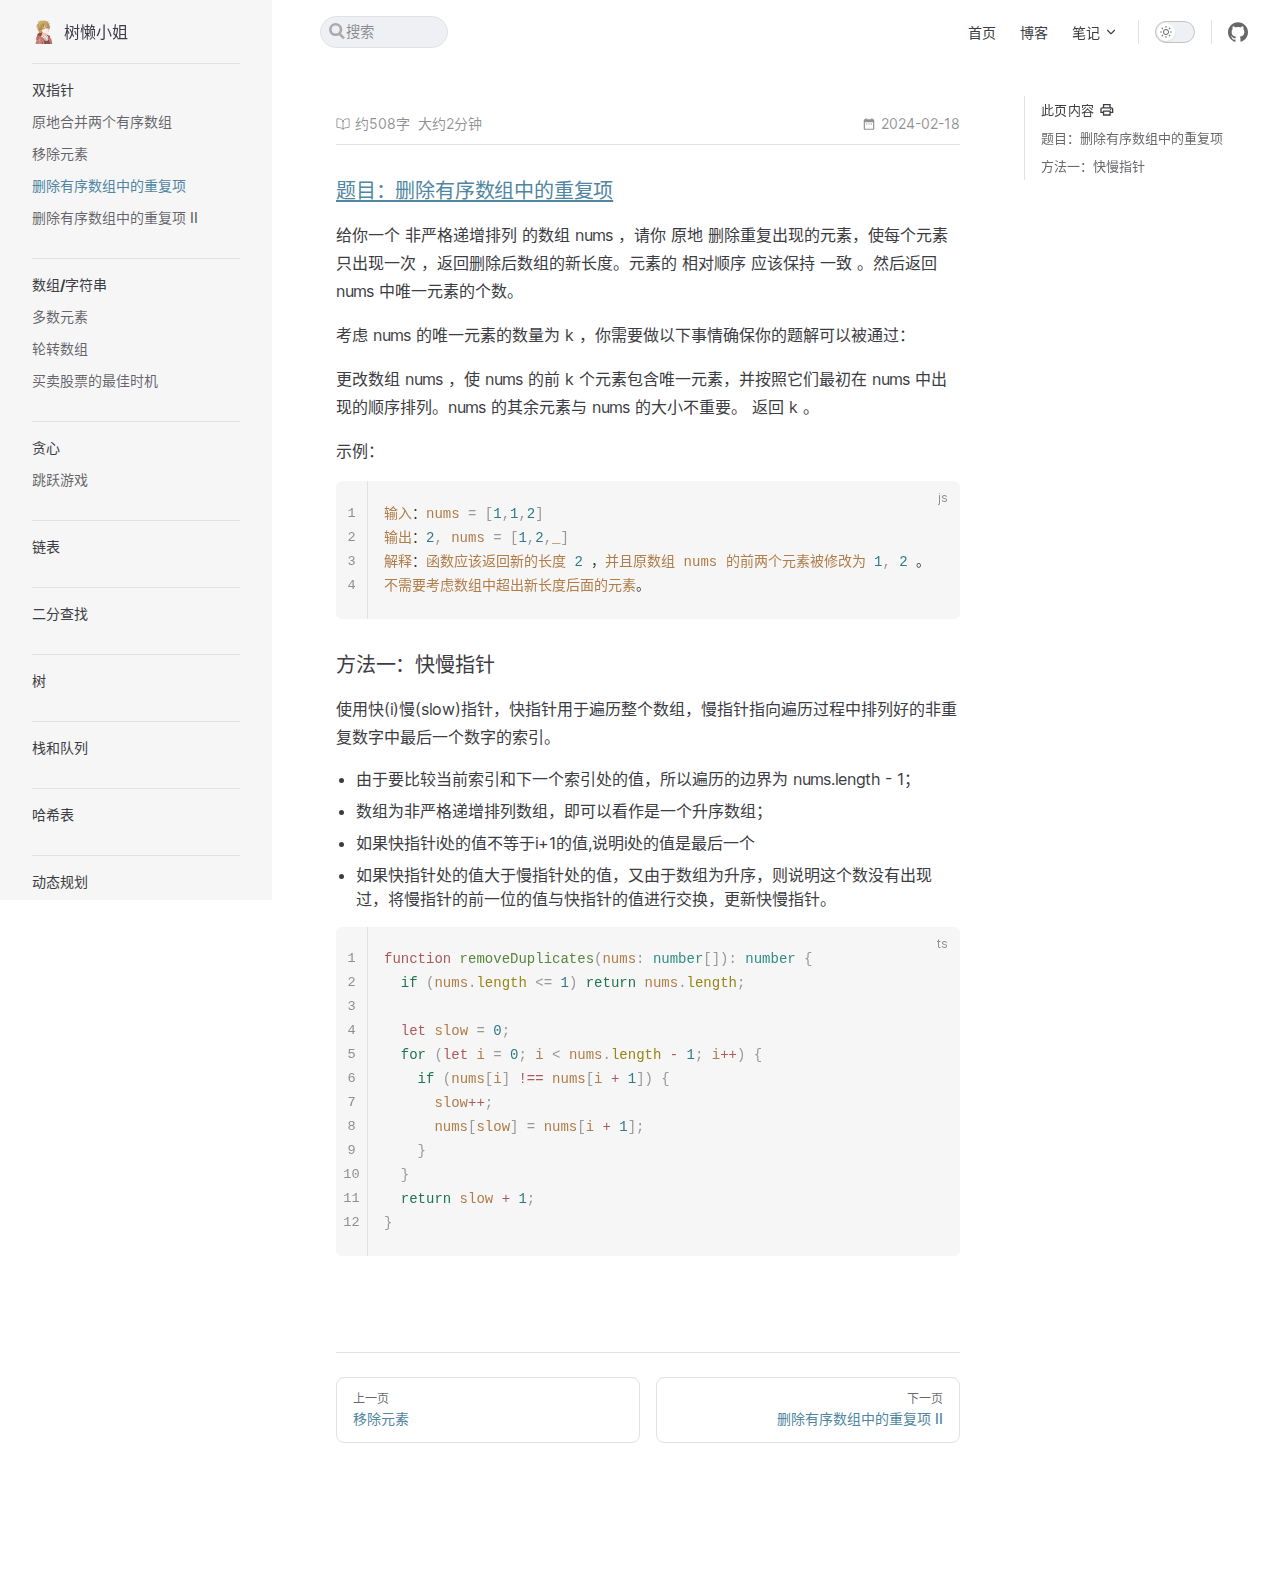
<file: note/leetcode/oktp931w/index.html>
<!doctype html><html lang="zh-CN"><head><meta charset="utf-8" /><meta name="viewport" content="width=device-width,initial-scale=1" /><meta name="generator" content="VuePress 2.0.0-rc.2" /><meta name="theme" content="VuePress Theme Plume 1.0.0-rc.30" /><script>;(function () {const um = localStorage.getItem('vuepress-theme-appearance');const sm =window.matchMedia &&window.matchMedia('(prefers-color-scheme: dark)').matches;if (um === 'dark' || (um !== 'light' && sm)) {document.documentElement.classList.add('dark');}})();</script><link rel="icon" type="image/png" sizes="32x32" href="/favicon-32x32.png"><link rel="icon" type="image/png" sizes="16x16" href="/favicon-16x16.png"><link rel="apple-touch-icon" sizes="180x180" href="/apple-touch-icon.png"><link rel="mask-icon" href="/safari-pinned-tab.svg" color="#5bbad5"><meta name="keywords" content="sloth,前端,front-end"><meta http-equiv="X-UA-Compatible" content="IE=edg"><meta name="msapplication-TileColor" content="#da532c"><meta name="theme-color" content="#ffffff"><meta name="msvalidate.01" content="F93FF013B8AA2553779A91388C14A0F7"><meta name="google-site-verification" content="X5YSaTDn-pKqQBUKD_05_dQcxVItzEq7Rlbg2ZEU7AM"><title>删除有序数组中的重复项 | 树懒小姐</title><meta name="description" content="热爱生活"><link rel="preload" href="/assets/style-694M4gHG.css" as="style"><link rel="stylesheet" href="/assets/style-694M4gHG.css"><link rel="modulepreload" href="/assets/app-EcasogRr.js"><link rel="modulepreload" href="/assets/index.html-A7CIhIg7.js"><link rel="modulepreload" href="/assets/index.html-5BHei7Vj.js"><link rel="prefetch" href="/assets/index.html-Bv2x0Vge.js" as="script"><link rel="prefetch" href="/assets/index.html-bSVYER-H.js" as="script"><link rel="prefetch" href="/assets/index.html-YGI5Zcvn.js" as="script"><link rel="prefetch" href="/assets/index.html-hiZHP_y5.js" as="script"><link rel="prefetch" href="/assets/index.html-D9nDuKQB.js" as="script"><link rel="prefetch" href="/assets/index.html-el-iPAPJ.js" as="script"><link rel="prefetch" href="/assets/index.html-el-iPAPJ.js" as="script"><link rel="prefetch" href="/assets/index.html-x35hpJ4S.js" as="script"><link rel="prefetch" href="/assets/index.html-qGhE8aZC.js" as="script"><link rel="prefetch" href="/assets/index.html-ENBWD4Gj.js" as="script"><link rel="prefetch" href="/assets/404.html-7ta4WqYV.js" as="script"><link rel="prefetch" href="/assets/index.html-Byh7ADQW.js" as="script"><link rel="prefetch" href="/assets/index.html-MlJVz9vk.js" as="script"><link rel="prefetch" href="/assets/index.html-ihcnx7iH.js" as="script"><link rel="prefetch" href="/assets/index.html-I7yV5Kgz.js" as="script"><link rel="prefetch" href="/assets/index.html-_X5mdigo.js" as="script"><link rel="prefetch" href="/assets/index.html-IxKpUgVZ.js" as="script"><link rel="prefetch" href="/assets/index.html-NlfdPK-X.js" as="script"><link rel="prefetch" href="/assets/index.html-0PHP6SMr.js" as="script"><link rel="prefetch" href="/assets/index.html-D-PfKw6v.js" as="script"><link rel="prefetch" href="/assets/index.html-D-PfKw6v.js" as="script"><link rel="prefetch" href="/assets/index.html-40gNPfdH.js" as="script"><link rel="prefetch" href="/assets/index.html-xYjxO80p.js" as="script"><link rel="prefetch" href="/assets/index.html-tG1LUX91.js" as="script"><link rel="prefetch" href="/assets/404.html-0ifwzuMQ.js" as="script"><link rel="prefetch" href="/assets/index.html-gmdIsITq.js" as="script"><link rel="prefetch" href="/assets/index.html-shsd1Dsc.js" as="script"><link rel="prefetch" href="/assets/index.html-dSHTL8yH.js" as="script"></head><body><div id="app"><!--[--><div class="theme-plume" data-v-d7528ad9><!--[--><span tabindex="-1" data-v-9f369b67></span><a href="#LayoutContent" class="skip-link visually-hidden" data-v-9f369b67> Skip to content </a><!--]--><!----><div class="nav-wrapper" data-v-d7528ad9 data-v-00158941><div class="navbar-wrapper has-sidebar" data-v-00158941 data-v-7c5328be><div class="container" data-v-7c5328be><div class="title" data-v-7c5328be><div class="navbar-title has-sidebar" data-v-7c5328be data-v-aa34b388><a class="auto-link link title" href="/" data-v-aa34b388 data-v-61af7ba9><!--[--><!--[--><!--[--><!--[--><img class="plume-image dark logo" src="/images/blogger-fav.png" alt data-v-6888f7b8><!--]--><!--[--><img class="plume-image light logo" src="/images/blogger-fav.png" alt data-v-6888f7b8><!--]--><!--]--><!--]--> 树懒小姐<!--]--><!----></a></div></div><div class="content" data-v-7c5328be><div class="curtain" data-v-7c5328be></div><div class="content-body" data-v-7c5328be><div class="navbar-search search" data-v-7c5328be><form class="search-box" role="search"><input type="search" placeholder="搜索" autocomplete="off" spellcheck="false" value><!----></form></div><nav aria-labelledby="main-nav-aria-label" class="navbar-menu menu" data-v-7c5328be data-v-781e309b><span id="main-nav-aria-label" class="visually-hidden" data-v-781e309b>Main Navigation</span><!--[--><!--[--><a class="auto-link link navbar-menu-link" href="/" data-v-781e309b data-v-97857e29 data-v-61af7ba9><!--[--><!----><i data-v-97857e29>首页</i><!--]--><!----></a><!--]--><!--[--><a class="auto-link link navbar-menu-link" href="/blog/" data-v-781e309b data-v-97857e29 data-v-61af7ba9><!--[--><!----><i data-v-97857e29>博客</i><!--]--><!----></a><!--]--><!--[--><div class="flyout-wrapper navbar-menu-group" data-v-781e309b data-v-1ed8cbd0><button type="button" class="button" aria-haspopup="true" aria-expanded="false" data-v-1ed8cbd0><span class="text" data-v-1ed8cbd0><!----><!----> 笔记 <svg xmlns="http://www.w3.org/2000/svg" aria-hidden="true" focusable="false" viewbox="0 0 24 24" class="text-icon" data-v-1ed8cbd0><path d="M12,16c-0.3,0-0.5-0.1-0.7-0.3l-6-6c-0.4-0.4-0.4-1,0-1.4s1-0.4,1.4,0l5.3,5.3l5.3-5.3c0.4-0.4,1-0.4,1.4,0s0.4,1,0,1.4l-6,6C12.5,15.9,12.3,16,12,16z"></path></svg></span></button><div class="menu" data-v-1ed8cbd0><div class="menu-wrapper" data-v-1ed8cbd0 data-v-476664f4><div class="items" data-v-476664f4><!--[--><!--[--><div class="menu-link" data-v-476664f4 data-v-a3b0fc4e><a class="auto-link link active" href="/note/leetcode/" data-v-a3b0fc4e data-v-61af7ba9><!--[--><!----><i data-v-a3b0fc4e>Leetcode算法</i><!--]--><!----></a></div><!--]--><!--]--></div><!--[--><!--]--></div></div></div><!--]--><!--]--></nav><!----><div class="navbar-appearance appearance" data-v-7c5328be data-v-d28bca04><button class="switch-wrapper switch-appearance" type="button" role="switch" aria-label="toggle dark mode" aria-checked="false" data-v-d28bca04 data-v-b8c029d7 data-v-3c83eaa2><span class="check" data-v-3c83eaa2><span class="icon" data-v-3c83eaa2><!--[--><svg xmlns="http://www.w3.org/2000/svg" aria-hidden="true" focusable="false" viewbox="0 0 24 24" class="sun" data-v-b8c029d7><path d="M12,18c-3.3,0-6-2.7-6-6s2.7-6,6-6s6,2.7,6,6S15.3,18,12,18zM12,8c-2.2,0-4,1.8-4,4c0,2.2,1.8,4,4,4c2.2,0,4-1.8,4-4C16,9.8,14.2,8,12,8z"></path><path d="M12,4c-0.6,0-1-0.4-1-1V1c0-0.6,0.4-1,1-1s1,0.4,1,1v2C13,3.6,12.6,4,12,4z"></path><path d="M12,24c-0.6,0-1-0.4-1-1v-2c0-0.6,0.4-1,1-1s1,0.4,1,1v2C13,23.6,12.6,24,12,24z"></path><path d="M5.6,6.6c-0.3,0-0.5-0.1-0.7-0.3L3.5,4.9c-0.4-0.4-0.4-1,0-1.4s1-0.4,1.4,0l1.4,1.4c0.4,0.4,0.4,1,0,1.4C6.2,6.5,5.9,6.6,5.6,6.6z"></path><path d="M19.8,20.8c-0.3,0-0.5-0.1-0.7-0.3l-1.4-1.4c-0.4-0.4-0.4-1,0-1.4s1-0.4,1.4,0l1.4,1.4c0.4,0.4,0.4,1,0,1.4C20.3,20.7,20,20.8,19.8,20.8z"></path><path d="M3,13H1c-0.6,0-1-0.4-1-1s0.4-1,1-1h2c0.6,0,1,0.4,1,1S3.6,13,3,13z"></path><path d="M23,13h-2c-0.6,0-1-0.4-1-1s0.4-1,1-1h2c0.6,0,1,0.4,1,1S23.6,13,23,13z"></path><path d="M4.2,20.8c-0.3,0-0.5-0.1-0.7-0.3c-0.4-0.4-0.4-1,0-1.4l1.4-1.4c0.4-0.4,1-0.4,1.4,0s0.4,1,0,1.4l-1.4,1.4C4.7,20.7,4.5,20.8,4.2,20.8z"></path><path d="M18.4,6.6c-0.3,0-0.5-0.1-0.7-0.3c-0.4-0.4-0.4-1,0-1.4l1.4-1.4c0.4-0.4,1-0.4,1.4,0s0.4,1,0,1.4l-1.4,1.4C18.9,6.5,18.6,6.6,18.4,6.6z"></path></svg><svg xmlns="http://www.w3.org/2000/svg" aria-hidden="true" focusable="false" viewbox="0 0 24 24" class="moon" data-v-b8c029d7><path d="M12.1,22c-0.3,0-0.6,0-0.9,0c-5.5-0.5-9.5-5.4-9-10.9c0.4-4.8,4.2-8.6,9-9c0.4,0,0.8,0.2,1,0.5c0.2,0.3,0.2,0.8-0.1,1.1c-2,2.7-1.4,6.4,1.3,8.4c2.1,1.6,5,1.6,7.1,0c0.3-0.2,0.7-0.3,1.1-0.1c0.3,0.2,0.5,0.6,0.5,1c-0.2,2.7-1.5,5.1-3.6,6.8C16.6,21.2,14.4,22,12.1,22zM9.3,4.4c-2.9,1-5,3.6-5.2,6.8c-0.4,4.4,2.8,8.3,7.2,8.7c2.1,0.2,4.2-0.4,5.8-1.8c1.1-0.9,1.9-2.1,2.4-3.4c-2.5,0.9-5.3,0.5-7.5-1.1C9.2,11.4,8.1,7.7,9.3,4.4z"></path></svg><!--]--></span></span></button></div><div class="social-links navbar-social-links social-links" data-v-7c5328be data-v-1a16ae86 data-v-9cc2f7d3><!--[--><a class="social-link" href="https://github.com/s6-ht" target="_blank" rel="noopener" data-v-9cc2f7d3 data-v-cef692d5><svg role="img" viewBox="0 0 24 24" xmlns="http://www.w3.org/2000/svg"><title>GitHub</title><path d="M12 .297c-6.63 0-12 5.373-12 12 0 5.303 3.438 9.8 8.205 11.385.6.113.82-.258.82-.577 0-.285-.01-1.04-.015-2.04-3.338.724-4.042-1.61-4.042-1.61C4.422 18.07 3.633 17.7 3.633 17.7c-1.087-.744.084-.729.084-.729 1.205.084 1.838 1.236 1.838 1.236 1.07 1.835 2.809 1.305 3.495.998.108-.776.417-1.305.76-1.605-2.665-.3-5.466-1.332-5.466-5.93 0-1.31.465-2.38 1.235-3.22-.135-.303-.54-1.523.105-3.176 0 0 1.005-.322 3.3 1.23.96-.267 1.98-.399 3-.405 1.02.006 2.04.138 3 .405 2.28-1.552 3.285-1.23 3.285-1.23.645 1.653.24 2.873.12 3.176.765.84 1.23 1.91 1.23 3.22 0 4.61-2.805 5.625-5.475 5.92.42.36.81 1.096.81 2.22 0 1.606-.015 2.896-.015 3.286 0 .315.21.69.825.57C20.565 22.092 24 17.592 24 12.297c0-6.627-5.373-12-12-12"/></svg></a><!--]--></div><div class="flyout-wrapper navbar-extra extra" data-v-7c5328be data-v-2b2131b7 data-v-1ed8cbd0><button type="button" class="button" aria-haspopup="true" aria-expanded="false" aria-label="extra navigation" data-v-1ed8cbd0><svg xmlns="http://www.w3.org/2000/svg" aria-hidden="true" focusable="false" viewbox="0 0 24 24" class="icon" data-v-1ed8cbd0><circle cx="12" cy="12" r="2"></circle><circle cx="19" cy="12" r="2"></circle><circle cx="5" cy="12" r="2"></circle></svg></button><div class="menu" data-v-1ed8cbd0><div class="menu-wrapper" data-v-1ed8cbd0 data-v-476664f4><!----><!--[--><!--[--><!----><div class="group" data-v-2b2131b7><div class="item appearance" data-v-2b2131b7><p class="label" data-v-2b2131b7> Appearance </p><div class="appearance-action" data-v-2b2131b7><button class="switch-wrapper switch-appearance" type="button" role="switch" aria-label="toggle dark mode" aria-checked="false" data-v-2b2131b7 data-v-b8c029d7 data-v-3c83eaa2><span class="check" data-v-3c83eaa2><span class="icon" data-v-3c83eaa2><!--[--><svg xmlns="http://www.w3.org/2000/svg" aria-hidden="true" focusable="false" viewbox="0 0 24 24" class="sun" data-v-b8c029d7><path d="M12,18c-3.3,0-6-2.7-6-6s2.7-6,6-6s6,2.7,6,6S15.3,18,12,18zM12,8c-2.2,0-4,1.8-4,4c0,2.2,1.8,4,4,4c2.2,0,4-1.8,4-4C16,9.8,14.2,8,12,8z"></path><path d="M12,4c-0.6,0-1-0.4-1-1V1c0-0.6,0.4-1,1-1s1,0.4,1,1v2C13,3.6,12.6,4,12,4z"></path><path d="M12,24c-0.6,0-1-0.4-1-1v-2c0-0.6,0.4-1,1-1s1,0.4,1,1v2C13,23.6,12.6,24,12,24z"></path><path d="M5.6,6.6c-0.3,0-0.5-0.1-0.7-0.3L3.5,4.9c-0.4-0.4-0.4-1,0-1.4s1-0.4,1.4,0l1.4,1.4c0.4,0.4,0.4,1,0,1.4C6.2,6.5,5.9,6.6,5.6,6.6z"></path><path d="M19.8,20.8c-0.3,0-0.5-0.1-0.7-0.3l-1.4-1.4c-0.4-0.4-0.4-1,0-1.4s1-0.4,1.4,0l1.4,1.4c0.4,0.4,0.4,1,0,1.4C20.3,20.7,20,20.8,19.8,20.8z"></path><path d="M3,13H1c-0.6,0-1-0.4-1-1s0.4-1,1-1h2c0.6,0,1,0.4,1,1S3.6,13,3,13z"></path><path d="M23,13h-2c-0.6,0-1-0.4-1-1s0.4-1,1-1h2c0.6,0,1,0.4,1,1S23.6,13,23,13z"></path><path d="M4.2,20.8c-0.3,0-0.5-0.1-0.7-0.3c-0.4-0.4-0.4-1,0-1.4l1.4-1.4c0.4-0.4,1-0.4,1.4,0s0.4,1,0,1.4l-1.4,1.4C4.7,20.7,4.5,20.8,4.2,20.8z"></path><path d="M18.4,6.6c-0.3,0-0.5-0.1-0.7-0.3c-0.4-0.4-0.4-1,0-1.4l1.4-1.4c0.4-0.4,1-0.4,1.4,0s0.4,1,0,1.4l-1.4,1.4C18.9,6.5,18.6,6.6,18.4,6.6z"></path></svg><svg xmlns="http://www.w3.org/2000/svg" aria-hidden="true" focusable="false" viewbox="0 0 24 24" class="moon" data-v-b8c029d7><path d="M12.1,22c-0.3,0-0.6,0-0.9,0c-5.5-0.5-9.5-5.4-9-10.9c0.4-4.8,4.2-8.6,9-9c0.4,0,0.8,0.2,1,0.5c0.2,0.3,0.2,0.8-0.1,1.1c-2,2.7-1.4,6.4,1.3,8.4c2.1,1.6,5,1.6,7.1,0c0.3-0.2,0.7-0.3,1.1-0.1c0.3,0.2,0.5,0.6,0.5,1c-0.2,2.7-1.5,5.1-3.6,6.8C16.6,21.2,14.4,22,12.1,22zM9.3,4.4c-2.9,1-5,3.6-5.2,6.8c-0.4,4.4,2.8,8.3,7.2,8.7c2.1,0.2,4.2-0.4,5.8-1.8c1.1-0.9,1.9-2.1,2.4-3.4c-2.5,0.9-5.3,0.5-7.5-1.1C9.2,11.4,8.1,7.7,9.3,4.4z"></path></svg><!--]--></span></span></button></div></div></div><div class="group" data-v-2b2131b7><div class="item social-links" data-v-2b2131b7><div class="social-links social-links-list" data-v-2b2131b7 data-v-9cc2f7d3><!--[--><a class="social-link" href="https://github.com/s6-ht" target="_blank" rel="noopener" data-v-9cc2f7d3 data-v-cef692d5><svg role="img" viewBox="0 0 24 24" xmlns="http://www.w3.org/2000/svg"><title>GitHub</title><path d="M12 .297c-6.63 0-12 5.373-12 12 0 5.303 3.438 9.8 8.205 11.385.6.113.82-.258.82-.577 0-.285-.01-1.04-.015-2.04-3.338.724-4.042-1.61-4.042-1.61C4.422 18.07 3.633 17.7 3.633 17.7c-1.087-.744.084-.729.084-.729 1.205.084 1.838 1.236 1.838 1.236 1.07 1.835 2.809 1.305 3.495.998.108-.776.417-1.305.76-1.605-2.665-.3-5.466-1.332-5.466-5.93 0-1.31.465-2.38 1.235-3.22-.135-.303-.54-1.523.105-3.176 0 0 1.005-.322 3.3 1.23.96-.267 1.98-.399 3-.405 1.02.006 2.04.138 3 .405 2.28-1.552 3.285-1.23 3.285-1.23.645 1.653.24 2.873.12 3.176.765.84 1.23 1.91 1.23 3.22 0 4.61-2.805 5.625-5.475 5.92.42.36.81 1.096.81 2.22 0 1.606-.015 2.896-.015 3.286 0 .315.21.69.825.57C20.565 22.092 24 17.592 24 12.297c0-6.627-5.373-12-12-12"/></svg></a><!--]--></div></div></div><!--]--><!--]--></div></div></div><button type="button" class="navbar-hamburger hamburger" aria-label="mobile navigation" aria-expanded="false" aria-controls="nav-screen" data-v-7c5328be data-v-3b11eef4><span class="container" data-v-3b11eef4><span class="top" data-v-3b11eef4></span><span class="middle" data-v-3b11eef4></span><span class="bottom" data-v-3b11eef4></span></span></button></div></div></div></div><!----></div><div class="local-nav reached-top" data-v-d7528ad9 data-v-455e7ef0><button class="menu" aria-expanded="false" aria-controls="SidebarNav" data-v-455e7ef0><svg xmlns="http://www.w3.org/2000/svg" aria-hidden="true" focusable="false" viewbox="0 0 24 24" class="menu-icon" data-v-455e7ef0><path d="M17,11H3c-0.6,0-1-0.4-1-1s0.4-1,1-1h14c0.6,0,1,0.4,1,1S17.6,11,17,11z"></path><path d="M21,7H3C2.4,7,2,6.6,2,6s0.4-1,1-1h18c0.6,0,1,0.4,1,1S21.6,7,21,7z"></path><path d="M21,15H3c-0.6,0-1-0.4-1-1s0.4-1,1-1h18c0.6,0,1,0.4,1,1S21.6,15,21,15z"></path><path d="M17,19H3c-0.6,0-1-0.4-1-1s0.4-1,1-1h14c0.6,0,1,0.4,1,1S17.6,19,17,19z"></path></svg><span class="menu-text" data-v-455e7ef0>Menu</span></button><div class="local-nav-outline-dropdown" style="--vp-vh:0px;" data-v-455e7ef0 data-v-f31d3715><button class="" data-v-f31d3715>此页内容 <svg xmlns="http://www.w3.org/2000/svg" aria-hidden="true" focusable="false" viewbox="0 0 24 24" class="icon" data-v-f31d3715><path d="M9,19c-0.3,0-0.5-0.1-0.7-0.3c-0.4-0.4-0.4-1,0-1.4l5.3-5.3L8.3,6.7c-0.4-0.4-0.4-1,0-1.4s1-0.4,1.4,0l6,6c0.4,0.4,0.4,1,0,1.4l-6,6C9.5,18.9,9.3,19,9,19z"></path></svg></button><!----></div></div><aside class="sidebar-wrapper" data-v-d7528ad9 data-v-ef3deb21><div class="curtain" data-v-ef3deb21></div><nav id="SidebarNav" class="nav" aria-labelledby="sidebar-aria-label" tabindex="-1" data-v-ef3deb21><span id="sidebar-aria-label" class="visually-hidden" data-v-ef3deb21> Sidebar Navigation </span><!--[--><div class="group" data-v-ef3deb21><section class="sidebar-item level-0 has-active" data-v-ef3deb21 data-v-537a2e8f><div class="item" role="button" tabindex="0" data-v-537a2e8f><div class="indicator" data-v-537a2e8f></div><h2 class="text" data-v-537a2e8f>双指针</h2><!----></div><div class="items" data-v-537a2e8f><!--[--><div class="sidebar-item level-1 is-link" data-v-537a2e8f data-v-537a2e8f><div class="item" tabindex="0" data-v-537a2e8f><div class="indicator" data-v-537a2e8f></div><a class="auto-link link link" href="/note/leetcode/287skept/" data-v-537a2e8f data-v-61af7ba9><!--[--><p class="text" data-v-537a2e8f>原地合并两个有序数组</p><!--]--><!----></a><!----></div><!----></div><div class="sidebar-item level-1 is-link" data-v-537a2e8f data-v-537a2e8f><div class="item" tabindex="0" data-v-537a2e8f><div class="indicator" data-v-537a2e8f></div><a class="auto-link link link" href="/note/leetcode/o1hc9xfv/" data-v-537a2e8f data-v-61af7ba9><!--[--><p class="text" data-v-537a2e8f>移除元素</p><!--]--><!----></a><!----></div><!----></div><div class="sidebar-item level-1 is-link is-active has-active" data-v-537a2e8f data-v-537a2e8f><div class="item" tabindex="0" data-v-537a2e8f><div class="indicator" data-v-537a2e8f></div><a class="auto-link link link" href="/note/leetcode/oktp931w/" data-v-537a2e8f data-v-61af7ba9><!--[--><p class="text" data-v-537a2e8f>删除有序数组中的重复项</p><!--]--><!----></a><!----></div><!----></div><div class="sidebar-item level-1 is-link" data-v-537a2e8f data-v-537a2e8f><div class="item" tabindex="0" data-v-537a2e8f><div class="indicator" data-v-537a2e8f></div><a class="auto-link link link" href="/note/leetcode/y8xgrawf/" data-v-537a2e8f data-v-61af7ba9><!--[--><p class="text" data-v-537a2e8f>删除有序数组中的重复项 II</p><!--]--><!----></a><!----></div><!----></div><!--]--></div></section></div><div class="group" data-v-ef3deb21><section class="sidebar-item level-0" data-v-ef3deb21 data-v-537a2e8f><div class="item" role="button" tabindex="0" data-v-537a2e8f><div class="indicator" data-v-537a2e8f></div><h2 class="text" data-v-537a2e8f>数组/字符串</h2><!----></div><div class="items" data-v-537a2e8f><!--[--><div class="sidebar-item level-1 is-link" data-v-537a2e8f data-v-537a2e8f><div class="item" tabindex="0" data-v-537a2e8f><div class="indicator" data-v-537a2e8f></div><a class="auto-link link link" href="/note/leetcode/ddd/" data-v-537a2e8f data-v-61af7ba9><!--[--><p class="text" data-v-537a2e8f>多数元素</p><!--]--><!----></a><!----></div><!----></div><div class="sidebar-item level-1 is-link" data-v-537a2e8f data-v-537a2e8f><div class="item" tabindex="0" data-v-537a2e8f><div class="indicator" data-v-537a2e8f></div><a class="auto-link link link" href="/note/leetcode/dddsss/" data-v-537a2e8f data-v-61af7ba9><!--[--><p class="text" data-v-537a2e8f>轮转数组</p><!--]--><!----></a><!----></div><!----></div><div class="sidebar-item level-1 is-link" data-v-537a2e8f data-v-537a2e8f><div class="item" tabindex="0" data-v-537a2e8f><div class="indicator" data-v-537a2e8f></div><a class="auto-link link link" href="/note/leetcode/cccsss/" data-v-537a2e8f data-v-61af7ba9><!--[--><p class="text" data-v-537a2e8f>买卖股票的最佳时机</p><!--]--><!----></a><!----></div><!----></div><!--]--></div></section></div><div class="group" data-v-ef3deb21><section class="sidebar-item level-0" data-v-ef3deb21 data-v-537a2e8f><div class="item" role="button" tabindex="0" data-v-537a2e8f><div class="indicator" data-v-537a2e8f></div><h2 class="text" data-v-537a2e8f>贪心</h2><!----></div><div class="items" data-v-537a2e8f><!--[--><div class="sidebar-item level-1" data-v-537a2e8f data-v-537a2e8f><!----><!----></div><div class="sidebar-item level-1 is-link" data-v-537a2e8f data-v-537a2e8f><div class="item" tabindex="0" data-v-537a2e8f><div class="indicator" data-v-537a2e8f></div><a class="auto-link link link" href="/note/leetcode/fhdiglui/" data-v-537a2e8f data-v-61af7ba9><!--[--><p class="text" data-v-537a2e8f>跳跃游戏</p><!--]--><!----></a><!----></div><!----></div><!--]--></div></section></div><div class="group" data-v-ef3deb21><div class="sidebar-item level-0" data-v-ef3deb21 data-v-537a2e8f><div class="item" role="button" tabindex="0" data-v-537a2e8f><div class="indicator" data-v-537a2e8f></div><p class="text" data-v-537a2e8f>链表</p><!----></div><!----></div></div><div class="group" data-v-ef3deb21><div class="sidebar-item level-0" data-v-ef3deb21 data-v-537a2e8f><div class="item" role="button" tabindex="0" data-v-537a2e8f><div class="indicator" data-v-537a2e8f></div><p class="text" data-v-537a2e8f>二分查找</p><!----></div><!----></div></div><div class="group" data-v-ef3deb21><div class="sidebar-item level-0" data-v-ef3deb21 data-v-537a2e8f><div class="item" role="button" tabindex="0" data-v-537a2e8f><div class="indicator" data-v-537a2e8f></div><p class="text" data-v-537a2e8f>树</p><!----></div><!----></div></div><div class="group" data-v-ef3deb21><div class="sidebar-item level-0" data-v-ef3deb21 data-v-537a2e8f><div class="item" role="button" tabindex="0" data-v-537a2e8f><div class="indicator" data-v-537a2e8f></div><p class="text" data-v-537a2e8f>栈和队列</p><!----></div><!----></div></div><div class="group" data-v-ef3deb21><div class="sidebar-item level-0" data-v-ef3deb21 data-v-537a2e8f><div class="item" role="button" tabindex="0" data-v-537a2e8f><div class="indicator" data-v-537a2e8f></div><p class="text" data-v-537a2e8f>哈希表</p><!----></div><!----></div></div><div class="group" data-v-ef3deb21><div class="sidebar-item level-0" data-v-ef3deb21 data-v-537a2e8f><div class="item" role="button" tabindex="0" data-v-537a2e8f><div class="indicator" data-v-537a2e8f></div><p class="text" data-v-537a2e8f>动态规划</p><!----></div><!----></div></div><div class="group" data-v-ef3deb21><div class="sidebar-item level-0" data-v-ef3deb21 data-v-537a2e8f><div class="item" role="button" tabindex="0" data-v-537a2e8f><div class="indicator" data-v-537a2e8f></div><p class="text" data-v-537a2e8f>滑动窗口</p><!----></div><!----></div></div><div class="group" data-v-ef3deb21><div class="sidebar-item level-0" data-v-ef3deb21 data-v-537a2e8f><div class="item" role="button" tabindex="0" data-v-537a2e8f><div class="indicator" data-v-537a2e8f></div><p class="text" data-v-537a2e8f>排序</p><!----></div><!----></div></div><!--]--></nav></aside><div id="LayoutContent" class="layout-content has-sidebar" data-v-d7528ad9 data-v-92542c65><!--[--><div class="plume-page has-sidebar has-aside" data-v-d7528ad9 data-v-e08601e2><div class="container" data-v-e08601e2><div class="aside" data-v-e08601e2><div class="aside-curtain" data-v-e08601e2></div><div class="aside-container" data-v-e08601e2><div class="aside-content" data-v-e08601e2><div class="page-aside" data-v-e08601e2 data-v-2bc9e10b><div class="has-outline page-aside-outline" data-v-2bc9e10b><div class="content" data-v-2bc9e10b><div class="outline-marker" data-v-2bc9e10b></div><div class="outline-title" data-v-2bc9e10b><span data-v-2bc9e10b>此页内容</span><svg xmlns="http://www.w3.org/2000/svg" width="24" height="24" viewbox="0 0 24 24" class="icon" data-v-2bc9e10b><path fill="currentColor" d="M16 8V5H8v3H6V3h12v5zM4 10h16zm14 2.5q.425 0 .713-.288T19 11.5q0-.425-.288-.712T18 10.5q-.425 0-.712.288T17 11.5q0 .425.288.713T18 12.5M16 19v-4H8v4zm2 2H6v-4H2v-6q0-1.275.875-2.137T5 8h14q1.275 0 2.138.863T22 11v6h-4zm2-6v-4q0-.425-.288-.712T19 10H5q-.425 0-.712.288T4 11v4h2v-2h12v2z"></path></svg></div><nav aria-labelledby="doc-outline-aria-label" data-v-2bc9e10b><span id="doc-outline-aria-label" class="visually-hidden" data-v-2bc9e10b> Table of Contents for current page </span><ul class="root" data-v-2bc9e10b data-v-ad9ea9a1><!--[--><li data-v-ad9ea9a1><a class="outline-link" href="#题目-删除有序数组中的重复项" data-v-ad9ea9a1>题目：删除有序数组中的重复项</a><!----></li><li data-v-ad9ea9a1><a class="outline-link" href="#方法一-快慢指针" data-v-ad9ea9a1>方法一：快慢指针</a><!----></li><!--]--></ul></nav></div></div></div></div></div></div><div class="content" data-v-e08601e2><div class="content-container" data-v-e08601e2><main class="main" data-v-e08601e2><!--[--><!----><!----><div class="page-meta-wrapper" data-v-15364e70><p class="reading-time" data-v-15364e70><svg xmlns="http://www.w3.org/2000/svg" width="512" height="512" viewbox="0 0 512 512" class="icon" data-v-15364e70><path fill="none" stroke="currentColor" stroke-linecap="round" stroke-linejoin="round" stroke-width="32" d="M256 160c16-63.16 76.43-95.41 208-96a15.94 15.94 0 0 1 16 16v288a16 16 0 0 1-16 16c-128 0-177.45 25.81-208 64c-30.37-38-80-64-208-64c-9.88 0-16-8.05-16-17.93V80a15.94 15.94 0 0 1 16-16c131.57.59 192 32.84 208 96m0 0v288"></path></svg><span data-v-15364e70>约508字</span><span data-v-15364e70>大约2分钟</span></p><!----><p class="create-time" data-v-15364e70><svg xmlns="http://www.w3.org/2000/svg" viewbox="0 0 24 24" class="icon" data-v-15364e70><path fill="currentColor" d="M9 11H7v2h2v-2zm4 0h-2v2h2v-2zm4 0h-2v2h2v-2zm2-7h-1V2h-2v2H8V2H6v2H5c-1.11 0-1.99.9-1.99 2L3 20a2 2 0 0 0 2 2h14c1.1 0 2-.9 2-2V6c0-1.1-.9-2-2-2zm0 16H5V9h14v11z"></path></svg><span data-v-15364e70>2024-02-18</span></p></div><!--]--><div class="plume-content" data-v-e08601e2><h3 id="题目-删除有序数组中的重复项" tabindex="-1"><a class="header-anchor" href="#题目-删除有序数组中的重复项"><span><a href="https://leetcode.cn/problems/remove-duplicates-from-sorted-array/description/?envType=study-plan-v2&amp;envId=top-interview-150" target="_blank" rel="noopener noreferrer">题目：删除有序数组中的重复项</a></span></a></h3><p>给你一个 非严格递增排列 的数组 nums ，请你 原地 删除重复出现的元素，使每个元素 只出现一次 ，返回删除后数组的新长度。元素的 相对顺序 应该保持 一致 。然后返回 nums 中唯一元素的个数。</p><p>考虑 nums 的唯一元素的数量为 k ，你需要做以下事情确保你的题解可以被通过：</p><p>更改数组 nums ，使 nums 的前 k 个元素包含唯一元素，并按照它们最初在 nums 中出现的顺序排列。nums 的其余元素与 nums 的大小不重要。 返回 k 。</p><p>示例：</p><div class="language-javascript line-numbers-mode" data-ext="js" data-title="js"><pre class="shiki shiki-themes vitesse-light vitesse-dark vp-code"><code><span class="line"><span style="--shiki-light:#B07D48;--shiki-dark:#BD976A;">输入</span><span style="--shiki-light:#393A34;--shiki-dark:#DBD7CAEE;">：</span><span style="--shiki-light:#B07D48;--shiki-dark:#BD976A;">nums</span><span style="--shiki-light:#999999;--shiki-dark:#666666;"> =</span><span style="--shiki-light:#999999;--shiki-dark:#666666;"> [</span><span style="--shiki-light:#2F798A;--shiki-dark:#4C9A91;">1</span><span style="--shiki-light:#999999;--shiki-dark:#666666;">,</span><span style="--shiki-light:#2F798A;--shiki-dark:#4C9A91;">1</span><span style="--shiki-light:#999999;--shiki-dark:#666666;">,</span><span style="--shiki-light:#2F798A;--shiki-dark:#4C9A91;">2</span><span style="--shiki-light:#999999;--shiki-dark:#666666;">]</span></span>
<span class="line"><span style="--shiki-light:#B07D48;--shiki-dark:#BD976A;">输出</span><span style="--shiki-light:#393A34;--shiki-dark:#DBD7CAEE;">：</span><span style="--shiki-light:#2F798A;--shiki-dark:#4C9A91;">2</span><span style="--shiki-light:#999999;--shiki-dark:#666666;">,</span><span style="--shiki-light:#B07D48;--shiki-dark:#BD976A;"> nums</span><span style="--shiki-light:#999999;--shiki-dark:#666666;"> =</span><span style="--shiki-light:#999999;--shiki-dark:#666666;"> [</span><span style="--shiki-light:#2F798A;--shiki-dark:#4C9A91;">1</span><span style="--shiki-light:#999999;--shiki-dark:#666666;">,</span><span style="--shiki-light:#2F798A;--shiki-dark:#4C9A91;">2</span><span style="--shiki-light:#999999;--shiki-dark:#666666;">,</span><span style="--shiki-light:#B07D48;--shiki-dark:#BD976A;">_</span><span style="--shiki-light:#999999;--shiki-dark:#666666;">]</span></span>
<span class="line"><span style="--shiki-light:#B07D48;--shiki-dark:#BD976A;">解释</span><span style="--shiki-light:#393A34;--shiki-dark:#DBD7CAEE;">：</span><span style="--shiki-light:#B07D48;--shiki-dark:#BD976A;">函数应该返回新的长度</span><span style="--shiki-light:#2F798A;--shiki-dark:#4C9A91;"> 2</span><span style="--shiki-light:#393A34;--shiki-dark:#DBD7CAEE;"> ，</span><span style="--shiki-light:#B07D48;--shiki-dark:#BD976A;">并且原数组</span><span style="--shiki-light:#B07D48;--shiki-dark:#BD976A;"> nums</span><span style="--shiki-light:#B07D48;--shiki-dark:#BD976A;"> 的前两个元素被修改为</span><span style="--shiki-light:#2F798A;--shiki-dark:#4C9A91;"> 1</span><span style="--shiki-light:#999999;--shiki-dark:#666666;">,</span><span style="--shiki-light:#2F798A;--shiki-dark:#4C9A91;"> 2</span><span style="--shiki-light:#393A34;--shiki-dark:#DBD7CAEE;"> 。</span></span>
<span class="line"><span style="--shiki-light:#B07D48;--shiki-dark:#BD976A;">不需要考虑数组中超出新长度后面的元素</span><span style="--shiki-light:#393A34;--shiki-dark:#DBD7CAEE;">。</span></span></code></pre><div class="line-numbers" aria-hidden="true"><div class="line-number"></div><div class="line-number"></div><div class="line-number"></div><div class="line-number"></div></div></div><h3 id="方法一-快慢指针" tabindex="-1"><a class="header-anchor" href="#方法一-快慢指针"><span>方法一：快慢指针</span></a></h3><p>使用快(i)慢(slow)指针，快指针用于遍历整个数组，慢指针指向遍历过程中排列好的非重复数字中最后一个数字的索引。</p><ul><li>由于要比较当前索引和下一个索引处的值，所以遍历的边界为 nums.length - 1；</li><li>数组为非严格递增排列数组，即可以看作是一个升序数组；</li><li>如果快指针i处的值不等于i+1的值,说明i处的值是最后一个</li><li>如果快指针处的值大于慢指针处的值，又由于数组为升序，则说明这个数没有出现过，将慢指针的前一位的值与快指针的值进行交换，更新快慢指针。</li></ul><div class="language-typescript line-numbers-mode" data-ext="ts" data-title="ts"><pre class="shiki shiki-themes vitesse-light vitesse-dark vp-code"><code><span class="line"><span style="--shiki-light:#AB5959;--shiki-dark:#CB7676;">function</span><span style="--shiki-light:#59873A;--shiki-dark:#80A665;"> removeDuplicates</span><span style="--shiki-light:#999999;--shiki-dark:#666666;">(</span><span style="--shiki-light:#B07D48;--shiki-dark:#BD976A;">nums</span><span style="--shiki-light:#999999;--shiki-dark:#666666;">: </span><span style="--shiki-light:#2E8F82;--shiki-dark:#5DA994;">number</span><span style="--shiki-light:#999999;--shiki-dark:#666666;">[]):</span><span style="--shiki-light:#2E8F82;--shiki-dark:#5DA994;"> number</span><span style="--shiki-light:#999999;--shiki-dark:#666666;"> {</span></span>
<span class="line"><span style="--shiki-light:#1E754F;--shiki-dark:#4D9375;">  if</span><span style="--shiki-light:#999999;--shiki-dark:#666666;"> (</span><span style="--shiki-light:#B07D48;--shiki-dark:#BD976A;">nums</span><span style="--shiki-light:#999999;--shiki-dark:#666666;">.</span><span style="--shiki-light:#998418;--shiki-dark:#B8A965;">length</span><span style="--shiki-light:#999999;--shiki-dark:#666666;"> &lt;=</span><span style="--shiki-light:#2F798A;--shiki-dark:#4C9A91;"> 1</span><span style="--shiki-light:#999999;--shiki-dark:#666666;">)</span><span style="--shiki-light:#1E754F;--shiki-dark:#4D9375;"> return</span><span style="--shiki-light:#B07D48;--shiki-dark:#BD976A;"> nums</span><span style="--shiki-light:#999999;--shiki-dark:#666666;">.</span><span style="--shiki-light:#998418;--shiki-dark:#B8A965;">length</span><span style="--shiki-light:#999999;--shiki-dark:#666666;">;</span></span>
<span class="line"></span>
<span class="line"><span style="--shiki-light:#AB5959;--shiki-dark:#CB7676;">  let </span><span style="--shiki-light:#B07D48;--shiki-dark:#BD976A;">slow</span><span style="--shiki-light:#999999;--shiki-dark:#666666;"> =</span><span style="--shiki-light:#2F798A;--shiki-dark:#4C9A91;"> 0</span><span style="--shiki-light:#999999;--shiki-dark:#666666;">;</span></span>
<span class="line"><span style="--shiki-light:#1E754F;--shiki-dark:#4D9375;">  for</span><span style="--shiki-light:#999999;--shiki-dark:#666666;"> (</span><span style="--shiki-light:#AB5959;--shiki-dark:#CB7676;">let </span><span style="--shiki-light:#B07D48;--shiki-dark:#BD976A;">i</span><span style="--shiki-light:#999999;--shiki-dark:#666666;"> =</span><span style="--shiki-light:#2F798A;--shiki-dark:#4C9A91;"> 0</span><span style="--shiki-light:#999999;--shiki-dark:#666666;">;</span><span style="--shiki-light:#B07D48;--shiki-dark:#BD976A;"> i</span><span style="--shiki-light:#999999;--shiki-dark:#666666;"> &lt;</span><span style="--shiki-light:#B07D48;--shiki-dark:#BD976A;"> nums</span><span style="--shiki-light:#999999;--shiki-dark:#666666;">.</span><span style="--shiki-light:#998418;--shiki-dark:#B8A965;">length</span><span style="--shiki-light:#AB5959;--shiki-dark:#CB7676;"> -</span><span style="--shiki-light:#2F798A;--shiki-dark:#4C9A91;"> 1</span><span style="--shiki-light:#999999;--shiki-dark:#666666;">;</span><span style="--shiki-light:#B07D48;--shiki-dark:#BD976A;"> i</span><span style="--shiki-light:#AB5959;--shiki-dark:#CB7676;">++</span><span style="--shiki-light:#999999;--shiki-dark:#666666;">)</span><span style="--shiki-light:#999999;--shiki-dark:#666666;"> {</span></span>
<span class="line"><span style="--shiki-light:#1E754F;--shiki-dark:#4D9375;">    if</span><span style="--shiki-light:#999999;--shiki-dark:#666666;"> (</span><span style="--shiki-light:#B07D48;--shiki-dark:#BD976A;">nums</span><span style="--shiki-light:#999999;--shiki-dark:#666666;">[</span><span style="--shiki-light:#B07D48;--shiki-dark:#BD976A;">i</span><span style="--shiki-light:#999999;--shiki-dark:#666666;">]</span><span style="--shiki-light:#AB5959;--shiki-dark:#CB7676;"> !==</span><span style="--shiki-light:#B07D48;--shiki-dark:#BD976A;"> nums</span><span style="--shiki-light:#999999;--shiki-dark:#666666;">[</span><span style="--shiki-light:#B07D48;--shiki-dark:#BD976A;">i</span><span style="--shiki-light:#AB5959;--shiki-dark:#CB7676;"> +</span><span style="--shiki-light:#2F798A;--shiki-dark:#4C9A91;"> 1</span><span style="--shiki-light:#999999;--shiki-dark:#666666;">])</span><span style="--shiki-light:#999999;--shiki-dark:#666666;"> {</span></span>
<span class="line"><span style="--shiki-light:#B07D48;--shiki-dark:#BD976A;">      slow</span><span style="--shiki-light:#AB5959;--shiki-dark:#CB7676;">++</span><span style="--shiki-light:#999999;--shiki-dark:#666666;">;</span></span>
<span class="line"><span style="--shiki-light:#B07D48;--shiki-dark:#BD976A;">      nums</span><span style="--shiki-light:#999999;--shiki-dark:#666666;">[</span><span style="--shiki-light:#B07D48;--shiki-dark:#BD976A;">slow</span><span style="--shiki-light:#999999;--shiki-dark:#666666;">]</span><span style="--shiki-light:#999999;--shiki-dark:#666666;"> =</span><span style="--shiki-light:#B07D48;--shiki-dark:#BD976A;"> nums</span><span style="--shiki-light:#999999;--shiki-dark:#666666;">[</span><span style="--shiki-light:#B07D48;--shiki-dark:#BD976A;">i</span><span style="--shiki-light:#AB5959;--shiki-dark:#CB7676;"> +</span><span style="--shiki-light:#2F798A;--shiki-dark:#4C9A91;"> 1</span><span style="--shiki-light:#999999;--shiki-dark:#666666;">];</span></span>
<span class="line"><span style="--shiki-light:#999999;--shiki-dark:#666666;">    }</span></span>
<span class="line"><span style="--shiki-light:#999999;--shiki-dark:#666666;">  }</span></span>
<span class="line"><span style="--shiki-light:#1E754F;--shiki-dark:#4D9375;">  return</span><span style="--shiki-light:#B07D48;--shiki-dark:#BD976A;"> slow</span><span style="--shiki-light:#AB5959;--shiki-dark:#CB7676;"> +</span><span style="--shiki-light:#2F798A;--shiki-dark:#4C9A91;"> 1</span><span style="--shiki-light:#999999;--shiki-dark:#666666;">;</span></span>
<span class="line"><span style="--shiki-light:#999999;--shiki-dark:#666666;">}</span></span></code></pre><div class="line-numbers" aria-hidden="true"><div class="line-number"></div><div class="line-number"></div><div class="line-number"></div><div class="line-number"></div><div class="line-number"></div><div class="line-number"></div><div class="line-number"></div><div class="line-number"></div><div class="line-number"></div><div class="line-number"></div><div class="line-number"></div><div class="line-number"></div></div></div></div><footer class="page-footer" data-v-e08601e2 data-v-7c827e58><!----><!----><nav class="prev-next" data-v-7c827e58><div class="pager" data-v-7c827e58><a class="auto-link link pager-link prev" href="/note/leetcode/o1hc9xfv/" data-v-7c827e58 data-v-61af7ba9><!--[--><span class="desc" data-v-7c827e58>上一页</span><span class="title" data-v-7c827e58>移除元素</span><!--]--><!----></a></div><div class="pager" data-v-7c827e58><a class="auto-link link pager-link next" href="/note/leetcode/y8xgrawf/" data-v-7c827e58 data-v-61af7ba9><!--[--><span class="desc" data-v-7c827e58>下一页</span><span class="title" data-v-7c827e58>删除有序数组中的重复项 II</span><!--]--><!----></a></div></nav></footer><!----></main></div></div></div></div><button style="display:none;" type="button" class="back-to-top-button" aria-label="back to top" data-v-d7528ad9 data-v-c476fb55><span class="percent" data-v-c476fb55>0%</span><svg xmlns="http://www.w3.org/2000/svg" width="48" height="48" viewbox="0 0 48 48" class="icon show" data-v-c476fb55><path fill="none" stroke="currentColor" stroke-linecap="round" stroke-linejoin="round" stroke-width="4" d="M24.008 14.1V42M12 26l12-12l12 12M12 6h24"></path></svg><svg aria-hidden="true" data-v-c476fb55><circle cx="50%" cy="50%" style="stroke-dasharray:calc(0% - 12.566370614359172px) calc(314.1592653589793% - 12.566370614359172px);" data-v-c476fb55></circle></svg></button><!----><!--]--></div></div><!--]--></div><script type="module" src="/assets/app-EcasogRr.js" defer></script></body></html>
</file>
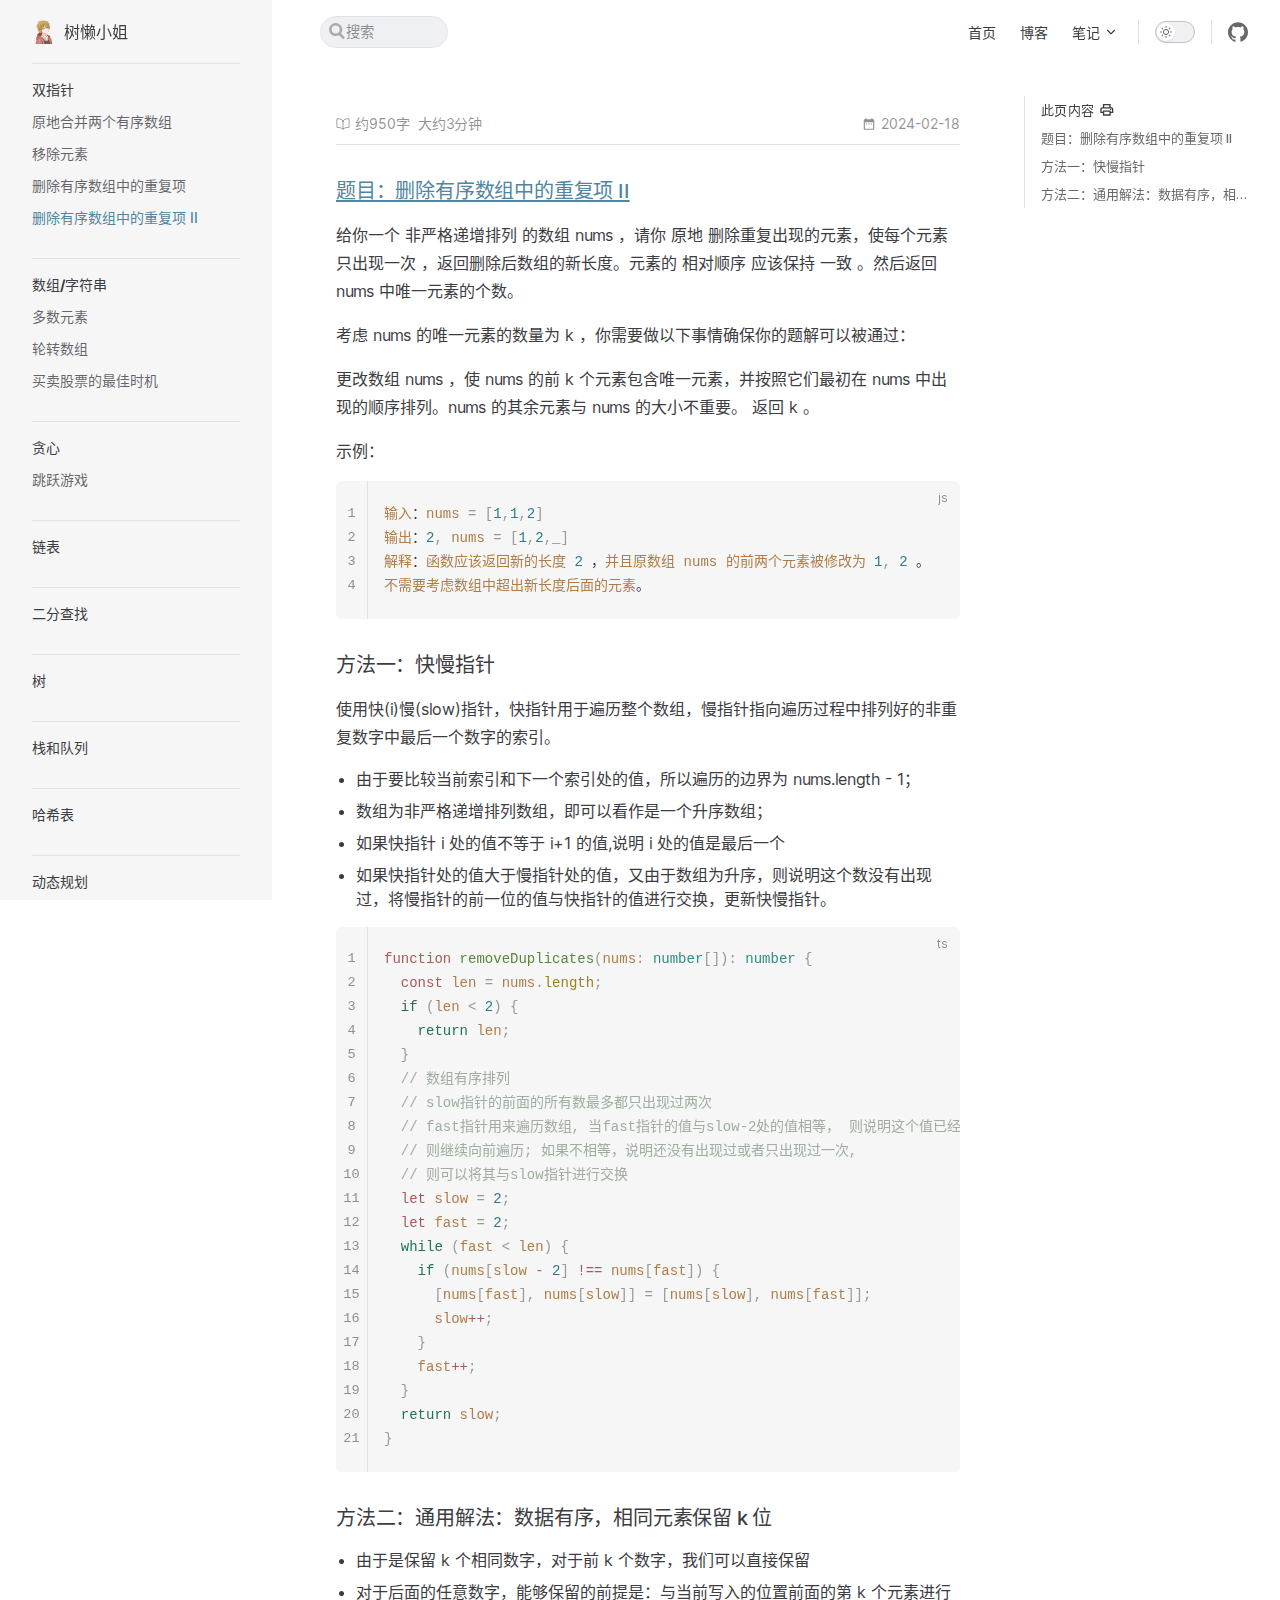
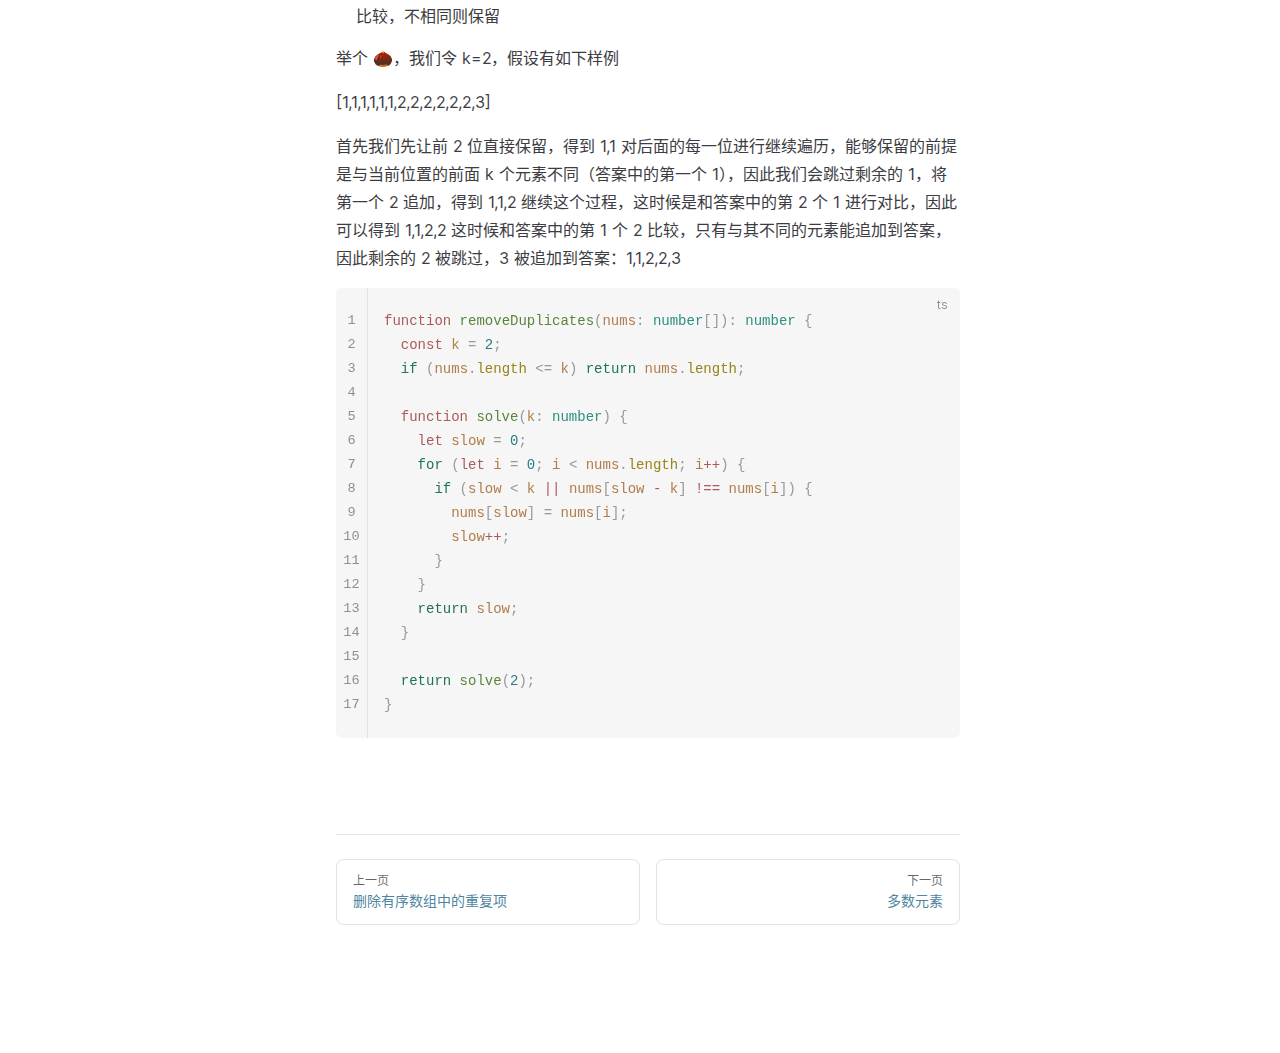
<file: note/leetcode/y8xgrawf/index.html>
<!doctype html><html lang="zh-CN"><head><meta charset="utf-8" /><meta name="viewport" content="width=device-width,initial-scale=1" /><meta name="generator" content="VuePress 2.0.0-rc.2" /><meta name="theme" content="VuePress Theme Plume 1.0.0-rc.30" /><script>;(function () {const um = localStorage.getItem('vuepress-theme-appearance');const sm =window.matchMedia &&window.matchMedia('(prefers-color-scheme: dark)').matches;if (um === 'dark' || (um !== 'light' && sm)) {document.documentElement.classList.add('dark');}})();</script><link rel="icon" type="image/png" sizes="32x32" href="/favicon-32x32.png"><link rel="icon" type="image/png" sizes="16x16" href="/favicon-16x16.png"><link rel="apple-touch-icon" sizes="180x180" href="/apple-touch-icon.png"><link rel="mask-icon" href="/safari-pinned-tab.svg" color="#5bbad5"><meta name="keywords" content="sloth,前端,front-end"><meta http-equiv="X-UA-Compatible" content="IE=edg"><meta name="msapplication-TileColor" content="#da532c"><meta name="theme-color" content="#ffffff"><meta name="msvalidate.01" content="F93FF013B8AA2553779A91388C14A0F7"><meta name="google-site-verification" content="X5YSaTDn-pKqQBUKD_05_dQcxVItzEq7Rlbg2ZEU7AM"><title>删除有序数组中的重复项 II | 树懒小姐</title><meta name="description" content="热爱生活"><link rel="preload" href="/assets/style-694M4gHG.css" as="style"><link rel="stylesheet" href="/assets/style-694M4gHG.css"><link rel="modulepreload" href="/assets/app-EcasogRr.js"><link rel="modulepreload" href="/assets/index.html-YGI5Zcvn.js"><link rel="modulepreload" href="/assets/index.html-IxKpUgVZ.js"><link rel="prefetch" href="/assets/index.html-Bv2x0Vge.js" as="script"><link rel="prefetch" href="/assets/index.html-bSVYER-H.js" as="script"><link rel="prefetch" href="/assets/index.html-A7CIhIg7.js" as="script"><link rel="prefetch" href="/assets/index.html-hiZHP_y5.js" as="script"><link rel="prefetch" href="/assets/index.html-D9nDuKQB.js" as="script"><link rel="prefetch" href="/assets/index.html-el-iPAPJ.js" as="script"><link rel="prefetch" href="/assets/index.html-el-iPAPJ.js" as="script"><link rel="prefetch" href="/assets/index.html-x35hpJ4S.js" as="script"><link rel="prefetch" href="/assets/index.html-qGhE8aZC.js" as="script"><link rel="prefetch" href="/assets/index.html-ENBWD4Gj.js" as="script"><link rel="prefetch" href="/assets/404.html-7ta4WqYV.js" as="script"><link rel="prefetch" href="/assets/index.html-Byh7ADQW.js" as="script"><link rel="prefetch" href="/assets/index.html-MlJVz9vk.js" as="script"><link rel="prefetch" href="/assets/index.html-ihcnx7iH.js" as="script"><link rel="prefetch" href="/assets/index.html-I7yV5Kgz.js" as="script"><link rel="prefetch" href="/assets/index.html-_X5mdigo.js" as="script"><link rel="prefetch" href="/assets/index.html-5BHei7Vj.js" as="script"><link rel="prefetch" href="/assets/index.html-NlfdPK-X.js" as="script"><link rel="prefetch" href="/assets/index.html-0PHP6SMr.js" as="script"><link rel="prefetch" href="/assets/index.html-D-PfKw6v.js" as="script"><link rel="prefetch" href="/assets/index.html-D-PfKw6v.js" as="script"><link rel="prefetch" href="/assets/index.html-40gNPfdH.js" as="script"><link rel="prefetch" href="/assets/index.html-xYjxO80p.js" as="script"><link rel="prefetch" href="/assets/index.html-tG1LUX91.js" as="script"><link rel="prefetch" href="/assets/404.html-0ifwzuMQ.js" as="script"><link rel="prefetch" href="/assets/index.html-gmdIsITq.js" as="script"><link rel="prefetch" href="/assets/index.html-shsd1Dsc.js" as="script"><link rel="prefetch" href="/assets/index.html-dSHTL8yH.js" as="script"></head><body><div id="app"><!--[--><div class="theme-plume" data-v-d7528ad9><!--[--><span tabindex="-1" data-v-9f369b67></span><a href="#LayoutContent" class="skip-link visually-hidden" data-v-9f369b67> Skip to content </a><!--]--><!----><div class="nav-wrapper" data-v-d7528ad9 data-v-00158941><div class="navbar-wrapper has-sidebar" data-v-00158941 data-v-7c5328be><div class="container" data-v-7c5328be><div class="title" data-v-7c5328be><div class="navbar-title has-sidebar" data-v-7c5328be data-v-aa34b388><a class="auto-link link title" href="/" data-v-aa34b388 data-v-61af7ba9><!--[--><!--[--><!--[--><!--[--><img class="plume-image dark logo" src="/images/blogger-fav.png" alt data-v-6888f7b8><!--]--><!--[--><img class="plume-image light logo" src="/images/blogger-fav.png" alt data-v-6888f7b8><!--]--><!--]--><!--]--> 树懒小姐<!--]--><!----></a></div></div><div class="content" data-v-7c5328be><div class="curtain" data-v-7c5328be></div><div class="content-body" data-v-7c5328be><div class="navbar-search search" data-v-7c5328be><form class="search-box" role="search"><input type="search" placeholder="搜索" autocomplete="off" spellcheck="false" value><!----></form></div><nav aria-labelledby="main-nav-aria-label" class="navbar-menu menu" data-v-7c5328be data-v-781e309b><span id="main-nav-aria-label" class="visually-hidden" data-v-781e309b>Main Navigation</span><!--[--><!--[--><a class="auto-link link navbar-menu-link" href="/" data-v-781e309b data-v-97857e29 data-v-61af7ba9><!--[--><!----><i data-v-97857e29>首页</i><!--]--><!----></a><!--]--><!--[--><a class="auto-link link navbar-menu-link" href="/blog/" data-v-781e309b data-v-97857e29 data-v-61af7ba9><!--[--><!----><i data-v-97857e29>博客</i><!--]--><!----></a><!--]--><!--[--><div class="flyout-wrapper navbar-menu-group" data-v-781e309b data-v-1ed8cbd0><button type="button" class="button" aria-haspopup="true" aria-expanded="false" data-v-1ed8cbd0><span class="text" data-v-1ed8cbd0><!----><!----> 笔记 <svg xmlns="http://www.w3.org/2000/svg" aria-hidden="true" focusable="false" viewbox="0 0 24 24" class="text-icon" data-v-1ed8cbd0><path d="M12,16c-0.3,0-0.5-0.1-0.7-0.3l-6-6c-0.4-0.4-0.4-1,0-1.4s1-0.4,1.4,0l5.3,5.3l5.3-5.3c0.4-0.4,1-0.4,1.4,0s0.4,1,0,1.4l-6,6C12.5,15.9,12.3,16,12,16z"></path></svg></span></button><div class="menu" data-v-1ed8cbd0><div class="menu-wrapper" data-v-1ed8cbd0 data-v-476664f4><div class="items" data-v-476664f4><!--[--><!--[--><div class="menu-link" data-v-476664f4 data-v-a3b0fc4e><a class="auto-link link active" href="/note/leetcode/" data-v-a3b0fc4e data-v-61af7ba9><!--[--><!----><i data-v-a3b0fc4e>Leetcode算法</i><!--]--><!----></a></div><!--]--><!--]--></div><!--[--><!--]--></div></div></div><!--]--><!--]--></nav><!----><div class="navbar-appearance appearance" data-v-7c5328be data-v-d28bca04><button class="switch-wrapper switch-appearance" type="button" role="switch" aria-label="toggle dark mode" aria-checked="false" data-v-d28bca04 data-v-b8c029d7 data-v-3c83eaa2><span class="check" data-v-3c83eaa2><span class="icon" data-v-3c83eaa2><!--[--><svg xmlns="http://www.w3.org/2000/svg" aria-hidden="true" focusable="false" viewbox="0 0 24 24" class="sun" data-v-b8c029d7><path d="M12,18c-3.3,0-6-2.7-6-6s2.7-6,6-6s6,2.7,6,6S15.3,18,12,18zM12,8c-2.2,0-4,1.8-4,4c0,2.2,1.8,4,4,4c2.2,0,4-1.8,4-4C16,9.8,14.2,8,12,8z"></path><path d="M12,4c-0.6,0-1-0.4-1-1V1c0-0.6,0.4-1,1-1s1,0.4,1,1v2C13,3.6,12.6,4,12,4z"></path><path d="M12,24c-0.6,0-1-0.4-1-1v-2c0-0.6,0.4-1,1-1s1,0.4,1,1v2C13,23.6,12.6,24,12,24z"></path><path d="M5.6,6.6c-0.3,0-0.5-0.1-0.7-0.3L3.5,4.9c-0.4-0.4-0.4-1,0-1.4s1-0.4,1.4,0l1.4,1.4c0.4,0.4,0.4,1,0,1.4C6.2,6.5,5.9,6.6,5.6,6.6z"></path><path d="M19.8,20.8c-0.3,0-0.5-0.1-0.7-0.3l-1.4-1.4c-0.4-0.4-0.4-1,0-1.4s1-0.4,1.4,0l1.4,1.4c0.4,0.4,0.4,1,0,1.4C20.3,20.7,20,20.8,19.8,20.8z"></path><path d="M3,13H1c-0.6,0-1-0.4-1-1s0.4-1,1-1h2c0.6,0,1,0.4,1,1S3.6,13,3,13z"></path><path d="M23,13h-2c-0.6,0-1-0.4-1-1s0.4-1,1-1h2c0.6,0,1,0.4,1,1S23.6,13,23,13z"></path><path d="M4.2,20.8c-0.3,0-0.5-0.1-0.7-0.3c-0.4-0.4-0.4-1,0-1.4l1.4-1.4c0.4-0.4,1-0.4,1.4,0s0.4,1,0,1.4l-1.4,1.4C4.7,20.7,4.5,20.8,4.2,20.8z"></path><path d="M18.4,6.6c-0.3,0-0.5-0.1-0.7-0.3c-0.4-0.4-0.4-1,0-1.4l1.4-1.4c0.4-0.4,1-0.4,1.4,0s0.4,1,0,1.4l-1.4,1.4C18.9,6.5,18.6,6.6,18.4,6.6z"></path></svg><svg xmlns="http://www.w3.org/2000/svg" aria-hidden="true" focusable="false" viewbox="0 0 24 24" class="moon" data-v-b8c029d7><path d="M12.1,22c-0.3,0-0.6,0-0.9,0c-5.5-0.5-9.5-5.4-9-10.9c0.4-4.8,4.2-8.6,9-9c0.4,0,0.8,0.2,1,0.5c0.2,0.3,0.2,0.8-0.1,1.1c-2,2.7-1.4,6.4,1.3,8.4c2.1,1.6,5,1.6,7.1,0c0.3-0.2,0.7-0.3,1.1-0.1c0.3,0.2,0.5,0.6,0.5,1c-0.2,2.7-1.5,5.1-3.6,6.8C16.6,21.2,14.4,22,12.1,22zM9.3,4.4c-2.9,1-5,3.6-5.2,6.8c-0.4,4.4,2.8,8.3,7.2,8.7c2.1,0.2,4.2-0.4,5.8-1.8c1.1-0.9,1.9-2.1,2.4-3.4c-2.5,0.9-5.3,0.5-7.5-1.1C9.2,11.4,8.1,7.7,9.3,4.4z"></path></svg><!--]--></span></span></button></div><div class="social-links navbar-social-links social-links" data-v-7c5328be data-v-1a16ae86 data-v-9cc2f7d3><!--[--><a class="social-link" href="https://github.com/s6-ht" target="_blank" rel="noopener" data-v-9cc2f7d3 data-v-cef692d5><svg role="img" viewBox="0 0 24 24" xmlns="http://www.w3.org/2000/svg"><title>GitHub</title><path d="M12 .297c-6.63 0-12 5.373-12 12 0 5.303 3.438 9.8 8.205 11.385.6.113.82-.258.82-.577 0-.285-.01-1.04-.015-2.04-3.338.724-4.042-1.61-4.042-1.61C4.422 18.07 3.633 17.7 3.633 17.7c-1.087-.744.084-.729.084-.729 1.205.084 1.838 1.236 1.838 1.236 1.07 1.835 2.809 1.305 3.495.998.108-.776.417-1.305.76-1.605-2.665-.3-5.466-1.332-5.466-5.93 0-1.31.465-2.38 1.235-3.22-.135-.303-.54-1.523.105-3.176 0 0 1.005-.322 3.3 1.23.96-.267 1.98-.399 3-.405 1.02.006 2.04.138 3 .405 2.28-1.552 3.285-1.23 3.285-1.23.645 1.653.24 2.873.12 3.176.765.84 1.23 1.91 1.23 3.22 0 4.61-2.805 5.625-5.475 5.92.42.36.81 1.096.81 2.22 0 1.606-.015 2.896-.015 3.286 0 .315.21.69.825.57C20.565 22.092 24 17.592 24 12.297c0-6.627-5.373-12-12-12"/></svg></a><!--]--></div><div class="flyout-wrapper navbar-extra extra" data-v-7c5328be data-v-2b2131b7 data-v-1ed8cbd0><button type="button" class="button" aria-haspopup="true" aria-expanded="false" aria-label="extra navigation" data-v-1ed8cbd0><svg xmlns="http://www.w3.org/2000/svg" aria-hidden="true" focusable="false" viewbox="0 0 24 24" class="icon" data-v-1ed8cbd0><circle cx="12" cy="12" r="2"></circle><circle cx="19" cy="12" r="2"></circle><circle cx="5" cy="12" r="2"></circle></svg></button><div class="menu" data-v-1ed8cbd0><div class="menu-wrapper" data-v-1ed8cbd0 data-v-476664f4><!----><!--[--><!--[--><!----><div class="group" data-v-2b2131b7><div class="item appearance" data-v-2b2131b7><p class="label" data-v-2b2131b7> Appearance </p><div class="appearance-action" data-v-2b2131b7><button class="switch-wrapper switch-appearance" type="button" role="switch" aria-label="toggle dark mode" aria-checked="false" data-v-2b2131b7 data-v-b8c029d7 data-v-3c83eaa2><span class="check" data-v-3c83eaa2><span class="icon" data-v-3c83eaa2><!--[--><svg xmlns="http://www.w3.org/2000/svg" aria-hidden="true" focusable="false" viewbox="0 0 24 24" class="sun" data-v-b8c029d7><path d="M12,18c-3.3,0-6-2.7-6-6s2.7-6,6-6s6,2.7,6,6S15.3,18,12,18zM12,8c-2.2,0-4,1.8-4,4c0,2.2,1.8,4,4,4c2.2,0,4-1.8,4-4C16,9.8,14.2,8,12,8z"></path><path d="M12,4c-0.6,0-1-0.4-1-1V1c0-0.6,0.4-1,1-1s1,0.4,1,1v2C13,3.6,12.6,4,12,4z"></path><path d="M12,24c-0.6,0-1-0.4-1-1v-2c0-0.6,0.4-1,1-1s1,0.4,1,1v2C13,23.6,12.6,24,12,24z"></path><path d="M5.6,6.6c-0.3,0-0.5-0.1-0.7-0.3L3.5,4.9c-0.4-0.4-0.4-1,0-1.4s1-0.4,1.4,0l1.4,1.4c0.4,0.4,0.4,1,0,1.4C6.2,6.5,5.9,6.6,5.6,6.6z"></path><path d="M19.8,20.8c-0.3,0-0.5-0.1-0.7-0.3l-1.4-1.4c-0.4-0.4-0.4-1,0-1.4s1-0.4,1.4,0l1.4,1.4c0.4,0.4,0.4,1,0,1.4C20.3,20.7,20,20.8,19.8,20.8z"></path><path d="M3,13H1c-0.6,0-1-0.4-1-1s0.4-1,1-1h2c0.6,0,1,0.4,1,1S3.6,13,3,13z"></path><path d="M23,13h-2c-0.6,0-1-0.4-1-1s0.4-1,1-1h2c0.6,0,1,0.4,1,1S23.6,13,23,13z"></path><path d="M4.2,20.8c-0.3,0-0.5-0.1-0.7-0.3c-0.4-0.4-0.4-1,0-1.4l1.4-1.4c0.4-0.4,1-0.4,1.4,0s0.4,1,0,1.4l-1.4,1.4C4.7,20.7,4.5,20.8,4.2,20.8z"></path><path d="M18.4,6.6c-0.3,0-0.5-0.1-0.7-0.3c-0.4-0.4-0.4-1,0-1.4l1.4-1.4c0.4-0.4,1-0.4,1.4,0s0.4,1,0,1.4l-1.4,1.4C18.9,6.5,18.6,6.6,18.4,6.6z"></path></svg><svg xmlns="http://www.w3.org/2000/svg" aria-hidden="true" focusable="false" viewbox="0 0 24 24" class="moon" data-v-b8c029d7><path d="M12.1,22c-0.3,0-0.6,0-0.9,0c-5.5-0.5-9.5-5.4-9-10.9c0.4-4.8,4.2-8.6,9-9c0.4,0,0.8,0.2,1,0.5c0.2,0.3,0.2,0.8-0.1,1.1c-2,2.7-1.4,6.4,1.3,8.4c2.1,1.6,5,1.6,7.1,0c0.3-0.2,0.7-0.3,1.1-0.1c0.3,0.2,0.5,0.6,0.5,1c-0.2,2.7-1.5,5.1-3.6,6.8C16.6,21.2,14.4,22,12.1,22zM9.3,4.4c-2.9,1-5,3.6-5.2,6.8c-0.4,4.4,2.8,8.3,7.2,8.7c2.1,0.2,4.2-0.4,5.8-1.8c1.1-0.9,1.9-2.1,2.4-3.4c-2.5,0.9-5.3,0.5-7.5-1.1C9.2,11.4,8.1,7.7,9.3,4.4z"></path></svg><!--]--></span></span></button></div></div></div><div class="group" data-v-2b2131b7><div class="item social-links" data-v-2b2131b7><div class="social-links social-links-list" data-v-2b2131b7 data-v-9cc2f7d3><!--[--><a class="social-link" href="https://github.com/s6-ht" target="_blank" rel="noopener" data-v-9cc2f7d3 data-v-cef692d5><svg role="img" viewBox="0 0 24 24" xmlns="http://www.w3.org/2000/svg"><title>GitHub</title><path d="M12 .297c-6.63 0-12 5.373-12 12 0 5.303 3.438 9.8 8.205 11.385.6.113.82-.258.82-.577 0-.285-.01-1.04-.015-2.04-3.338.724-4.042-1.61-4.042-1.61C4.422 18.07 3.633 17.7 3.633 17.7c-1.087-.744.084-.729.084-.729 1.205.084 1.838 1.236 1.838 1.236 1.07 1.835 2.809 1.305 3.495.998.108-.776.417-1.305.76-1.605-2.665-.3-5.466-1.332-5.466-5.93 0-1.31.465-2.38 1.235-3.22-.135-.303-.54-1.523.105-3.176 0 0 1.005-.322 3.3 1.23.96-.267 1.98-.399 3-.405 1.02.006 2.04.138 3 .405 2.28-1.552 3.285-1.23 3.285-1.23.645 1.653.24 2.873.12 3.176.765.84 1.23 1.91 1.23 3.22 0 4.61-2.805 5.625-5.475 5.92.42.36.81 1.096.81 2.22 0 1.606-.015 2.896-.015 3.286 0 .315.21.69.825.57C20.565 22.092 24 17.592 24 12.297c0-6.627-5.373-12-12-12"/></svg></a><!--]--></div></div></div><!--]--><!--]--></div></div></div><button type="button" class="navbar-hamburger hamburger" aria-label="mobile navigation" aria-expanded="false" aria-controls="nav-screen" data-v-7c5328be data-v-3b11eef4><span class="container" data-v-3b11eef4><span class="top" data-v-3b11eef4></span><span class="middle" data-v-3b11eef4></span><span class="bottom" data-v-3b11eef4></span></span></button></div></div></div></div><!----></div><div class="local-nav reached-top" data-v-d7528ad9 data-v-455e7ef0><button class="menu" aria-expanded="false" aria-controls="SidebarNav" data-v-455e7ef0><svg xmlns="http://www.w3.org/2000/svg" aria-hidden="true" focusable="false" viewbox="0 0 24 24" class="menu-icon" data-v-455e7ef0><path d="M17,11H3c-0.6,0-1-0.4-1-1s0.4-1,1-1h14c0.6,0,1,0.4,1,1S17.6,11,17,11z"></path><path d="M21,7H3C2.4,7,2,6.6,2,6s0.4-1,1-1h18c0.6,0,1,0.4,1,1S21.6,7,21,7z"></path><path d="M21,15H3c-0.6,0-1-0.4-1-1s0.4-1,1-1h18c0.6,0,1,0.4,1,1S21.6,15,21,15z"></path><path d="M17,19H3c-0.6,0-1-0.4-1-1s0.4-1,1-1h14c0.6,0,1,0.4,1,1S17.6,19,17,19z"></path></svg><span class="menu-text" data-v-455e7ef0>Menu</span></button><div class="local-nav-outline-dropdown" style="--vp-vh:0px;" data-v-455e7ef0 data-v-f31d3715><button class="" data-v-f31d3715>此页内容 <svg xmlns="http://www.w3.org/2000/svg" aria-hidden="true" focusable="false" viewbox="0 0 24 24" class="icon" data-v-f31d3715><path d="M9,19c-0.3,0-0.5-0.1-0.7-0.3c-0.4-0.4-0.4-1,0-1.4l5.3-5.3L8.3,6.7c-0.4-0.4-0.4-1,0-1.4s1-0.4,1.4,0l6,6c0.4,0.4,0.4,1,0,1.4l-6,6C9.5,18.9,9.3,19,9,19z"></path></svg></button><!----></div></div><aside class="sidebar-wrapper" data-v-d7528ad9 data-v-ef3deb21><div class="curtain" data-v-ef3deb21></div><nav id="SidebarNav" class="nav" aria-labelledby="sidebar-aria-label" tabindex="-1" data-v-ef3deb21><span id="sidebar-aria-label" class="visually-hidden" data-v-ef3deb21> Sidebar Navigation </span><!--[--><div class="group" data-v-ef3deb21><section class="sidebar-item level-0 has-active" data-v-ef3deb21 data-v-537a2e8f><div class="item" role="button" tabindex="0" data-v-537a2e8f><div class="indicator" data-v-537a2e8f></div><h2 class="text" data-v-537a2e8f>双指针</h2><!----></div><div class="items" data-v-537a2e8f><!--[--><div class="sidebar-item level-1 is-link" data-v-537a2e8f data-v-537a2e8f><div class="item" tabindex="0" data-v-537a2e8f><div class="indicator" data-v-537a2e8f></div><a class="auto-link link link" href="/note/leetcode/287skept/" data-v-537a2e8f data-v-61af7ba9><!--[--><p class="text" data-v-537a2e8f>原地合并两个有序数组</p><!--]--><!----></a><!----></div><!----></div><div class="sidebar-item level-1 is-link" data-v-537a2e8f data-v-537a2e8f><div class="item" tabindex="0" data-v-537a2e8f><div class="indicator" data-v-537a2e8f></div><a class="auto-link link link" href="/note/leetcode/o1hc9xfv/" data-v-537a2e8f data-v-61af7ba9><!--[--><p class="text" data-v-537a2e8f>移除元素</p><!--]--><!----></a><!----></div><!----></div><div class="sidebar-item level-1 is-link" data-v-537a2e8f data-v-537a2e8f><div class="item" tabindex="0" data-v-537a2e8f><div class="indicator" data-v-537a2e8f></div><a class="auto-link link link" href="/note/leetcode/oktp931w/" data-v-537a2e8f data-v-61af7ba9><!--[--><p class="text" data-v-537a2e8f>删除有序数组中的重复项</p><!--]--><!----></a><!----></div><!----></div><div class="sidebar-item level-1 is-link is-active has-active" data-v-537a2e8f data-v-537a2e8f><div class="item" tabindex="0" data-v-537a2e8f><div class="indicator" data-v-537a2e8f></div><a class="auto-link link link" href="/note/leetcode/y8xgrawf/" data-v-537a2e8f data-v-61af7ba9><!--[--><p class="text" data-v-537a2e8f>删除有序数组中的重复项 II</p><!--]--><!----></a><!----></div><!----></div><!--]--></div></section></div><div class="group" data-v-ef3deb21><section class="sidebar-item level-0" data-v-ef3deb21 data-v-537a2e8f><div class="item" role="button" tabindex="0" data-v-537a2e8f><div class="indicator" data-v-537a2e8f></div><h2 class="text" data-v-537a2e8f>数组/字符串</h2><!----></div><div class="items" data-v-537a2e8f><!--[--><div class="sidebar-item level-1 is-link" data-v-537a2e8f data-v-537a2e8f><div class="item" tabindex="0" data-v-537a2e8f><div class="indicator" data-v-537a2e8f></div><a class="auto-link link link" href="/note/leetcode/ddd/" data-v-537a2e8f data-v-61af7ba9><!--[--><p class="text" data-v-537a2e8f>多数元素</p><!--]--><!----></a><!----></div><!----></div><div class="sidebar-item level-1 is-link" data-v-537a2e8f data-v-537a2e8f><div class="item" tabindex="0" data-v-537a2e8f><div class="indicator" data-v-537a2e8f></div><a class="auto-link link link" href="/note/leetcode/dddsss/" data-v-537a2e8f data-v-61af7ba9><!--[--><p class="text" data-v-537a2e8f>轮转数组</p><!--]--><!----></a><!----></div><!----></div><div class="sidebar-item level-1 is-link" data-v-537a2e8f data-v-537a2e8f><div class="item" tabindex="0" data-v-537a2e8f><div class="indicator" data-v-537a2e8f></div><a class="auto-link link link" href="/note/leetcode/cccsss/" data-v-537a2e8f data-v-61af7ba9><!--[--><p class="text" data-v-537a2e8f>买卖股票的最佳时机</p><!--]--><!----></a><!----></div><!----></div><!--]--></div></section></div><div class="group" data-v-ef3deb21><section class="sidebar-item level-0" data-v-ef3deb21 data-v-537a2e8f><div class="item" role="button" tabindex="0" data-v-537a2e8f><div class="indicator" data-v-537a2e8f></div><h2 class="text" data-v-537a2e8f>贪心</h2><!----></div><div class="items" data-v-537a2e8f><!--[--><div class="sidebar-item level-1" data-v-537a2e8f data-v-537a2e8f><!----><!----></div><div class="sidebar-item level-1 is-link" data-v-537a2e8f data-v-537a2e8f><div class="item" tabindex="0" data-v-537a2e8f><div class="indicator" data-v-537a2e8f></div><a class="auto-link link link" href="/note/leetcode/fhdiglui/" data-v-537a2e8f data-v-61af7ba9><!--[--><p class="text" data-v-537a2e8f>跳跃游戏</p><!--]--><!----></a><!----></div><!----></div><!--]--></div></section></div><div class="group" data-v-ef3deb21><div class="sidebar-item level-0" data-v-ef3deb21 data-v-537a2e8f><div class="item" role="button" tabindex="0" data-v-537a2e8f><div class="indicator" data-v-537a2e8f></div><p class="text" data-v-537a2e8f>链表</p><!----></div><!----></div></div><div class="group" data-v-ef3deb21><div class="sidebar-item level-0" data-v-ef3deb21 data-v-537a2e8f><div class="item" role="button" tabindex="0" data-v-537a2e8f><div class="indicator" data-v-537a2e8f></div><p class="text" data-v-537a2e8f>二分查找</p><!----></div><!----></div></div><div class="group" data-v-ef3deb21><div class="sidebar-item level-0" data-v-ef3deb21 data-v-537a2e8f><div class="item" role="button" tabindex="0" data-v-537a2e8f><div class="indicator" data-v-537a2e8f></div><p class="text" data-v-537a2e8f>树</p><!----></div><!----></div></div><div class="group" data-v-ef3deb21><div class="sidebar-item level-0" data-v-ef3deb21 data-v-537a2e8f><div class="item" role="button" tabindex="0" data-v-537a2e8f><div class="indicator" data-v-537a2e8f></div><p class="text" data-v-537a2e8f>栈和队列</p><!----></div><!----></div></div><div class="group" data-v-ef3deb21><div class="sidebar-item level-0" data-v-ef3deb21 data-v-537a2e8f><div class="item" role="button" tabindex="0" data-v-537a2e8f><div class="indicator" data-v-537a2e8f></div><p class="text" data-v-537a2e8f>哈希表</p><!----></div><!----></div></div><div class="group" data-v-ef3deb21><div class="sidebar-item level-0" data-v-ef3deb21 data-v-537a2e8f><div class="item" role="button" tabindex="0" data-v-537a2e8f><div class="indicator" data-v-537a2e8f></div><p class="text" data-v-537a2e8f>动态规划</p><!----></div><!----></div></div><div class="group" data-v-ef3deb21><div class="sidebar-item level-0" data-v-ef3deb21 data-v-537a2e8f><div class="item" role="button" tabindex="0" data-v-537a2e8f><div class="indicator" data-v-537a2e8f></div><p class="text" data-v-537a2e8f>滑动窗口</p><!----></div><!----></div></div><div class="group" data-v-ef3deb21><div class="sidebar-item level-0" data-v-ef3deb21 data-v-537a2e8f><div class="item" role="button" tabindex="0" data-v-537a2e8f><div class="indicator" data-v-537a2e8f></div><p class="text" data-v-537a2e8f>排序</p><!----></div><!----></div></div><!--]--></nav></aside><div id="LayoutContent" class="layout-content has-sidebar" data-v-d7528ad9 data-v-92542c65><!--[--><div class="plume-page has-sidebar has-aside" data-v-d7528ad9 data-v-e08601e2><div class="container" data-v-e08601e2><div class="aside" data-v-e08601e2><div class="aside-curtain" data-v-e08601e2></div><div class="aside-container" data-v-e08601e2><div class="aside-content" data-v-e08601e2><div class="page-aside" data-v-e08601e2 data-v-2bc9e10b><div class="has-outline page-aside-outline" data-v-2bc9e10b><div class="content" data-v-2bc9e10b><div class="outline-marker" data-v-2bc9e10b></div><div class="outline-title" data-v-2bc9e10b><span data-v-2bc9e10b>此页内容</span><svg xmlns="http://www.w3.org/2000/svg" width="24" height="24" viewbox="0 0 24 24" class="icon" data-v-2bc9e10b><path fill="currentColor" d="M16 8V5H8v3H6V3h12v5zM4 10h16zm14 2.5q.425 0 .713-.288T19 11.5q0-.425-.288-.712T18 10.5q-.425 0-.712.288T17 11.5q0 .425.288.713T18 12.5M16 19v-4H8v4zm2 2H6v-4H2v-6q0-1.275.875-2.137T5 8h14q1.275 0 2.138.863T22 11v6h-4zm2-6v-4q0-.425-.288-.712T19 10H5q-.425 0-.712.288T4 11v4h2v-2h12v2z"></path></svg></div><nav aria-labelledby="doc-outline-aria-label" data-v-2bc9e10b><span id="doc-outline-aria-label" class="visually-hidden" data-v-2bc9e10b> Table of Contents for current page </span><ul class="root" data-v-2bc9e10b data-v-ad9ea9a1><!--[--><li data-v-ad9ea9a1><a class="outline-link" href="#题目-删除有序数组中的重复项-ii" data-v-ad9ea9a1>题目：删除有序数组中的重复项 II</a><!----></li><li data-v-ad9ea9a1><a class="outline-link" href="#方法一-快慢指针" data-v-ad9ea9a1>方法一：快慢指针</a><!----></li><li data-v-ad9ea9a1><a class="outline-link" href="#方法二-通用解法-数据有序-相同元素保留-k-位" data-v-ad9ea9a1>方法二：通用解法：数据有序，相同元素保留 k 位</a><!----></li><!--]--></ul></nav></div></div></div></div></div></div><div class="content" data-v-e08601e2><div class="content-container" data-v-e08601e2><main class="main" data-v-e08601e2><!--[--><!----><!----><div class="page-meta-wrapper" data-v-15364e70><p class="reading-time" data-v-15364e70><svg xmlns="http://www.w3.org/2000/svg" width="512" height="512" viewbox="0 0 512 512" class="icon" data-v-15364e70><path fill="none" stroke="currentColor" stroke-linecap="round" stroke-linejoin="round" stroke-width="32" d="M256 160c16-63.16 76.43-95.41 208-96a15.94 15.94 0 0 1 16 16v288a16 16 0 0 1-16 16c-128 0-177.45 25.81-208 64c-30.37-38-80-64-208-64c-9.88 0-16-8.05-16-17.93V80a15.94 15.94 0 0 1 16-16c131.57.59 192 32.84 208 96m0 0v288"></path></svg><span data-v-15364e70>约950字</span><span data-v-15364e70>大约3分钟</span></p><!----><p class="create-time" data-v-15364e70><svg xmlns="http://www.w3.org/2000/svg" viewbox="0 0 24 24" class="icon" data-v-15364e70><path fill="currentColor" d="M9 11H7v2h2v-2zm4 0h-2v2h2v-2zm4 0h-2v2h2v-2zm2-7h-1V2h-2v2H8V2H6v2H5c-1.11 0-1.99.9-1.99 2L3 20a2 2 0 0 0 2 2h14c1.1 0 2-.9 2-2V6c0-1.1-.9-2-2-2zm0 16H5V9h14v11z"></path></svg><span data-v-15364e70>2024-02-18</span></p></div><!--]--><div class="plume-content" data-v-e08601e2><h3 id="题目-删除有序数组中的重复项-ii" tabindex="-1"><a class="header-anchor" href="#题目-删除有序数组中的重复项-ii"><span><a href="https://leetcode.cn/problems/remove-duplicates-from-sorted-array-ii/description/?envType=study-plan-v2&amp;envId=top-interview-150" target="_blank" rel="noopener noreferrer">题目：删除有序数组中的重复项 II</a></span></a></h3><p>给你一个 非严格递增排列 的数组 nums ，请你 原地 删除重复出现的元素，使每个元素 只出现一次 ，返回删除后数组的新长度。元素的 相对顺序 应该保持 一致 。然后返回 nums 中唯一元素的个数。</p><p>考虑 nums 的唯一元素的数量为 k ，你需要做以下事情确保你的题解可以被通过：</p><p>更改数组 nums ，使 nums 的前 k 个元素包含唯一元素，并按照它们最初在 nums 中出现的顺序排列。nums 的其余元素与 nums 的大小不重要。 返回 k 。</p><p>示例：</p><div class="language-javascript line-numbers-mode" data-ext="js" data-title="js"><pre class="shiki shiki-themes vitesse-light vitesse-dark vp-code"><code><span class="line"><span style="--shiki-light:#B07D48;--shiki-dark:#BD976A;">输入</span><span style="--shiki-light:#393A34;--shiki-dark:#DBD7CAEE;">：</span><span style="--shiki-light:#B07D48;--shiki-dark:#BD976A;">nums</span><span style="--shiki-light:#999999;--shiki-dark:#666666;"> =</span><span style="--shiki-light:#999999;--shiki-dark:#666666;"> [</span><span style="--shiki-light:#2F798A;--shiki-dark:#4C9A91;">1</span><span style="--shiki-light:#999999;--shiki-dark:#666666;">,</span><span style="--shiki-light:#2F798A;--shiki-dark:#4C9A91;">1</span><span style="--shiki-light:#999999;--shiki-dark:#666666;">,</span><span style="--shiki-light:#2F798A;--shiki-dark:#4C9A91;">2</span><span style="--shiki-light:#999999;--shiki-dark:#666666;">]</span></span>
<span class="line"><span style="--shiki-light:#B07D48;--shiki-dark:#BD976A;">输出</span><span style="--shiki-light:#393A34;--shiki-dark:#DBD7CAEE;">：</span><span style="--shiki-light:#2F798A;--shiki-dark:#4C9A91;">2</span><span style="--shiki-light:#999999;--shiki-dark:#666666;">,</span><span style="--shiki-light:#B07D48;--shiki-dark:#BD976A;"> nums</span><span style="--shiki-light:#999999;--shiki-dark:#666666;"> =</span><span style="--shiki-light:#999999;--shiki-dark:#666666;"> [</span><span style="--shiki-light:#2F798A;--shiki-dark:#4C9A91;">1</span><span style="--shiki-light:#999999;--shiki-dark:#666666;">,</span><span style="--shiki-light:#2F798A;--shiki-dark:#4C9A91;">2</span><span style="--shiki-light:#999999;--shiki-dark:#666666;">,</span><span style="--shiki-light:#B07D48;--shiki-dark:#BD976A;">_</span><span style="--shiki-light:#999999;--shiki-dark:#666666;">]</span></span>
<span class="line"><span style="--shiki-light:#B07D48;--shiki-dark:#BD976A;">解释</span><span style="--shiki-light:#393A34;--shiki-dark:#DBD7CAEE;">：</span><span style="--shiki-light:#B07D48;--shiki-dark:#BD976A;">函数应该返回新的长度</span><span style="--shiki-light:#2F798A;--shiki-dark:#4C9A91;"> 2</span><span style="--shiki-light:#393A34;--shiki-dark:#DBD7CAEE;"> ，</span><span style="--shiki-light:#B07D48;--shiki-dark:#BD976A;">并且原数组</span><span style="--shiki-light:#B07D48;--shiki-dark:#BD976A;"> nums</span><span style="--shiki-light:#B07D48;--shiki-dark:#BD976A;"> 的前两个元素被修改为</span><span style="--shiki-light:#2F798A;--shiki-dark:#4C9A91;"> 1</span><span style="--shiki-light:#999999;--shiki-dark:#666666;">,</span><span style="--shiki-light:#2F798A;--shiki-dark:#4C9A91;"> 2</span><span style="--shiki-light:#393A34;--shiki-dark:#DBD7CAEE;"> 。</span></span>
<span class="line"><span style="--shiki-light:#B07D48;--shiki-dark:#BD976A;">不需要考虑数组中超出新长度后面的元素</span><span style="--shiki-light:#393A34;--shiki-dark:#DBD7CAEE;">。</span></span></code></pre><div class="line-numbers" aria-hidden="true"><div class="line-number"></div><div class="line-number"></div><div class="line-number"></div><div class="line-number"></div></div></div><h3 id="方法一-快慢指针" tabindex="-1"><a class="header-anchor" href="#方法一-快慢指针"><span>方法一：快慢指针</span></a></h3><p>使用快(i)慢(slow)指针，快指针用于遍历整个数组，慢指针指向遍历过程中排列好的非重复数字中最后一个数字的索引。</p><ul><li>由于要比较当前索引和下一个索引处的值，所以遍历的边界为 nums.length - 1；</li><li>数组为非严格递增排列数组，即可以看作是一个升序数组；</li><li>如果快指针 i 处的值不等于 i+1 的值,说明 i 处的值是最后一个</li><li>如果快指针处的值大于慢指针处的值，又由于数组为升序，则说明这个数没有出现过，将慢指针的前一位的值与快指针的值进行交换，更新快慢指针。</li></ul><div class="language-typescript line-numbers-mode" data-ext="ts" data-title="ts"><pre class="shiki shiki-themes vitesse-light vitesse-dark vp-code"><code><span class="line"><span style="--shiki-light:#AB5959;--shiki-dark:#CB7676;">function</span><span style="--shiki-light:#59873A;--shiki-dark:#80A665;"> removeDuplicates</span><span style="--shiki-light:#999999;--shiki-dark:#666666;">(</span><span style="--shiki-light:#B07D48;--shiki-dark:#BD976A;">nums</span><span style="--shiki-light:#999999;--shiki-dark:#666666;">: </span><span style="--shiki-light:#2E8F82;--shiki-dark:#5DA994;">number</span><span style="--shiki-light:#999999;--shiki-dark:#666666;">[]):</span><span style="--shiki-light:#2E8F82;--shiki-dark:#5DA994;"> number</span><span style="--shiki-light:#999999;--shiki-dark:#666666;"> {</span></span>
<span class="line"><span style="--shiki-light:#AB5959;--shiki-dark:#CB7676;">  const </span><span style="--shiki-light:#B07D48;--shiki-dark:#BD976A;">len</span><span style="--shiki-light:#999999;--shiki-dark:#666666;"> =</span><span style="--shiki-light:#B07D48;--shiki-dark:#BD976A;"> nums</span><span style="--shiki-light:#999999;--shiki-dark:#666666;">.</span><span style="--shiki-light:#998418;--shiki-dark:#B8A965;">length</span><span style="--shiki-light:#999999;--shiki-dark:#666666;">;</span></span>
<span class="line"><span style="--shiki-light:#1E754F;--shiki-dark:#4D9375;">  if</span><span style="--shiki-light:#999999;--shiki-dark:#666666;"> (</span><span style="--shiki-light:#B07D48;--shiki-dark:#BD976A;">len</span><span style="--shiki-light:#999999;--shiki-dark:#666666;"> &lt;</span><span style="--shiki-light:#2F798A;--shiki-dark:#4C9A91;"> 2</span><span style="--shiki-light:#999999;--shiki-dark:#666666;">)</span><span style="--shiki-light:#999999;--shiki-dark:#666666;"> {</span></span>
<span class="line"><span style="--shiki-light:#1E754F;--shiki-dark:#4D9375;">    return</span><span style="--shiki-light:#B07D48;--shiki-dark:#BD976A;"> len</span><span style="--shiki-light:#999999;--shiki-dark:#666666;">;</span></span>
<span class="line"><span style="--shiki-light:#999999;--shiki-dark:#666666;">  }</span></span>
<span class="line"><span style="--shiki-light:#A0ADA0;--shiki-dark:#758575DD;">  // 数组有序排列</span></span>
<span class="line"><span style="--shiki-light:#A0ADA0;--shiki-dark:#758575DD;">  // slow指针的前面的所有数最多都只出现过两次</span></span>
<span class="line"><span style="--shiki-light:#A0ADA0;--shiki-dark:#758575DD;">  // fast指针用来遍历数组, 当fast指针的值与slow-2处的值相等， 则说明这个值已经出现过两次了</span></span>
<span class="line"><span style="--shiki-light:#A0ADA0;--shiki-dark:#758575DD;">  // 则继续向前遍历; 如果不相等，说明还没有出现过或者只出现过一次,</span></span>
<span class="line"><span style="--shiki-light:#A0ADA0;--shiki-dark:#758575DD;">  // 则可以将其与slow指针进行交换</span></span>
<span class="line"><span style="--shiki-light:#AB5959;--shiki-dark:#CB7676;">  let </span><span style="--shiki-light:#B07D48;--shiki-dark:#BD976A;">slow</span><span style="--shiki-light:#999999;--shiki-dark:#666666;"> =</span><span style="--shiki-light:#2F798A;--shiki-dark:#4C9A91;"> 2</span><span style="--shiki-light:#999999;--shiki-dark:#666666;">;</span></span>
<span class="line"><span style="--shiki-light:#AB5959;--shiki-dark:#CB7676;">  let </span><span style="--shiki-light:#B07D48;--shiki-dark:#BD976A;">fast</span><span style="--shiki-light:#999999;--shiki-dark:#666666;"> =</span><span style="--shiki-light:#2F798A;--shiki-dark:#4C9A91;"> 2</span><span style="--shiki-light:#999999;--shiki-dark:#666666;">;</span></span>
<span class="line"><span style="--shiki-light:#1E754F;--shiki-dark:#4D9375;">  while</span><span style="--shiki-light:#999999;--shiki-dark:#666666;"> (</span><span style="--shiki-light:#B07D48;--shiki-dark:#BD976A;">fast</span><span style="--shiki-light:#999999;--shiki-dark:#666666;"> &lt;</span><span style="--shiki-light:#B07D48;--shiki-dark:#BD976A;"> len</span><span style="--shiki-light:#999999;--shiki-dark:#666666;">)</span><span style="--shiki-light:#999999;--shiki-dark:#666666;"> {</span></span>
<span class="line"><span style="--shiki-light:#1E754F;--shiki-dark:#4D9375;">    if</span><span style="--shiki-light:#999999;--shiki-dark:#666666;"> (</span><span style="--shiki-light:#B07D48;--shiki-dark:#BD976A;">nums</span><span style="--shiki-light:#999999;--shiki-dark:#666666;">[</span><span style="--shiki-light:#B07D48;--shiki-dark:#BD976A;">slow</span><span style="--shiki-light:#AB5959;--shiki-dark:#CB7676;"> -</span><span style="--shiki-light:#2F798A;--shiki-dark:#4C9A91;"> 2</span><span style="--shiki-light:#999999;--shiki-dark:#666666;">]</span><span style="--shiki-light:#AB5959;--shiki-dark:#CB7676;"> !==</span><span style="--shiki-light:#B07D48;--shiki-dark:#BD976A;"> nums</span><span style="--shiki-light:#999999;--shiki-dark:#666666;">[</span><span style="--shiki-light:#B07D48;--shiki-dark:#BD976A;">fast</span><span style="--shiki-light:#999999;--shiki-dark:#666666;">])</span><span style="--shiki-light:#999999;--shiki-dark:#666666;"> {</span></span>
<span class="line"><span style="--shiki-light:#999999;--shiki-dark:#666666;">      [</span><span style="--shiki-light:#B07D48;--shiki-dark:#BD976A;">nums</span><span style="--shiki-light:#999999;--shiki-dark:#666666;">[</span><span style="--shiki-light:#B07D48;--shiki-dark:#BD976A;">fast</span><span style="--shiki-light:#999999;--shiki-dark:#666666;">],</span><span style="--shiki-light:#B07D48;--shiki-dark:#BD976A;"> nums</span><span style="--shiki-light:#999999;--shiki-dark:#666666;">[</span><span style="--shiki-light:#B07D48;--shiki-dark:#BD976A;">slow</span><span style="--shiki-light:#999999;--shiki-dark:#666666;">]]</span><span style="--shiki-light:#999999;--shiki-dark:#666666;"> =</span><span style="--shiki-light:#999999;--shiki-dark:#666666;"> [</span><span style="--shiki-light:#B07D48;--shiki-dark:#BD976A;">nums</span><span style="--shiki-light:#999999;--shiki-dark:#666666;">[</span><span style="--shiki-light:#B07D48;--shiki-dark:#BD976A;">slow</span><span style="--shiki-light:#999999;--shiki-dark:#666666;">],</span><span style="--shiki-light:#B07D48;--shiki-dark:#BD976A;"> nums</span><span style="--shiki-light:#999999;--shiki-dark:#666666;">[</span><span style="--shiki-light:#B07D48;--shiki-dark:#BD976A;">fast</span><span style="--shiki-light:#999999;--shiki-dark:#666666;">]];</span></span>
<span class="line"><span style="--shiki-light:#B07D48;--shiki-dark:#BD976A;">      slow</span><span style="--shiki-light:#AB5959;--shiki-dark:#CB7676;">++</span><span style="--shiki-light:#999999;--shiki-dark:#666666;">;</span></span>
<span class="line"><span style="--shiki-light:#999999;--shiki-dark:#666666;">    }</span></span>
<span class="line"><span style="--shiki-light:#B07D48;--shiki-dark:#BD976A;">    fast</span><span style="--shiki-light:#AB5959;--shiki-dark:#CB7676;">++</span><span style="--shiki-light:#999999;--shiki-dark:#666666;">;</span></span>
<span class="line"><span style="--shiki-light:#999999;--shiki-dark:#666666;">  }</span></span>
<span class="line"><span style="--shiki-light:#1E754F;--shiki-dark:#4D9375;">  return</span><span style="--shiki-light:#B07D48;--shiki-dark:#BD976A;"> slow</span><span style="--shiki-light:#999999;--shiki-dark:#666666;">;</span></span>
<span class="line"><span style="--shiki-light:#999999;--shiki-dark:#666666;">}</span></span></code></pre><div class="line-numbers" aria-hidden="true"><div class="line-number"></div><div class="line-number"></div><div class="line-number"></div><div class="line-number"></div><div class="line-number"></div><div class="line-number"></div><div class="line-number"></div><div class="line-number"></div><div class="line-number"></div><div class="line-number"></div><div class="line-number"></div><div class="line-number"></div><div class="line-number"></div><div class="line-number"></div><div class="line-number"></div><div class="line-number"></div><div class="line-number"></div><div class="line-number"></div><div class="line-number"></div><div class="line-number"></div><div class="line-number"></div></div></div><h3 id="方法二-通用解法-数据有序-相同元素保留-k-位" tabindex="-1"><a class="header-anchor" href="#方法二-通用解法-数据有序-相同元素保留-k-位"><span>方法二：通用解法：数据有序，相同元素保留 k 位</span></a></h3><ul><li>由于是保留 k 个相同数字，对于前 k 个数字，我们可以直接保留</li><li>对于后面的任意数字，能够保留的前提是：与当前写入的位置前面的第 k 个元素进行比较，不相同则保留</li></ul><p>举个 🌰，我们令 k=2，假设有如下样例</p><p>[1,1,1,1,1,1,2,2,2,2,2,2,3]</p><p>首先我们先让前 2 位直接保留，得到 1,1 对后面的每一位进行继续遍历，能够保留的前提是与当前位置的前面 k 个元素不同（答案中的第一个 1），因此我们会跳过剩余的 1，将第一个 2 追加，得到 1,1,2 继续这个过程，这时候是和答案中的第 2 个 1 进行对比，因此可以得到 1,1,2,2 这时候和答案中的第 1 个 2 比较，只有与其不同的元素能追加到答案，因此剩余的 2 被跳过，3 被追加到答案：1,1,2,2,3</p><div class="language-typescript line-numbers-mode" data-ext="ts" data-title="ts"><pre class="shiki shiki-themes vitesse-light vitesse-dark vp-code"><code><span class="line"><span style="--shiki-light:#AB5959;--shiki-dark:#CB7676;">function</span><span style="--shiki-light:#59873A;--shiki-dark:#80A665;"> removeDuplicates</span><span style="--shiki-light:#999999;--shiki-dark:#666666;">(</span><span style="--shiki-light:#B07D48;--shiki-dark:#BD976A;">nums</span><span style="--shiki-light:#999999;--shiki-dark:#666666;">: </span><span style="--shiki-light:#2E8F82;--shiki-dark:#5DA994;">number</span><span style="--shiki-light:#999999;--shiki-dark:#666666;">[]):</span><span style="--shiki-light:#2E8F82;--shiki-dark:#5DA994;"> number</span><span style="--shiki-light:#999999;--shiki-dark:#666666;"> {</span></span>
<span class="line"><span style="--shiki-light:#AB5959;--shiki-dark:#CB7676;">  const </span><span style="--shiki-light:#B07D48;--shiki-dark:#BD976A;">k</span><span style="--shiki-light:#999999;--shiki-dark:#666666;"> =</span><span style="--shiki-light:#2F798A;--shiki-dark:#4C9A91;"> 2</span><span style="--shiki-light:#999999;--shiki-dark:#666666;">;</span></span>
<span class="line"><span style="--shiki-light:#1E754F;--shiki-dark:#4D9375;">  if</span><span style="--shiki-light:#999999;--shiki-dark:#666666;"> (</span><span style="--shiki-light:#B07D48;--shiki-dark:#BD976A;">nums</span><span style="--shiki-light:#999999;--shiki-dark:#666666;">.</span><span style="--shiki-light:#998418;--shiki-dark:#B8A965;">length</span><span style="--shiki-light:#999999;--shiki-dark:#666666;"> &lt;=</span><span style="--shiki-light:#B07D48;--shiki-dark:#BD976A;"> k</span><span style="--shiki-light:#999999;--shiki-dark:#666666;">)</span><span style="--shiki-light:#1E754F;--shiki-dark:#4D9375;"> return</span><span style="--shiki-light:#B07D48;--shiki-dark:#BD976A;"> nums</span><span style="--shiki-light:#999999;--shiki-dark:#666666;">.</span><span style="--shiki-light:#998418;--shiki-dark:#B8A965;">length</span><span style="--shiki-light:#999999;--shiki-dark:#666666;">;</span></span>
<span class="line"></span>
<span class="line"><span style="--shiki-light:#AB5959;--shiki-dark:#CB7676;">  function</span><span style="--shiki-light:#59873A;--shiki-dark:#80A665;"> solve</span><span style="--shiki-light:#999999;--shiki-dark:#666666;">(</span><span style="--shiki-light:#B07D48;--shiki-dark:#BD976A;">k</span><span style="--shiki-light:#999999;--shiki-dark:#666666;">: </span><span style="--shiki-light:#2E8F82;--shiki-dark:#5DA994;">number</span><span style="--shiki-light:#999999;--shiki-dark:#666666;">)</span><span style="--shiki-light:#999999;--shiki-dark:#666666;"> {</span></span>
<span class="line"><span style="--shiki-light:#AB5959;--shiki-dark:#CB7676;">    let </span><span style="--shiki-light:#B07D48;--shiki-dark:#BD976A;">slow</span><span style="--shiki-light:#999999;--shiki-dark:#666666;"> =</span><span style="--shiki-light:#2F798A;--shiki-dark:#4C9A91;"> 0</span><span style="--shiki-light:#999999;--shiki-dark:#666666;">;</span></span>
<span class="line"><span style="--shiki-light:#1E754F;--shiki-dark:#4D9375;">    for</span><span style="--shiki-light:#999999;--shiki-dark:#666666;"> (</span><span style="--shiki-light:#AB5959;--shiki-dark:#CB7676;">let </span><span style="--shiki-light:#B07D48;--shiki-dark:#BD976A;">i</span><span style="--shiki-light:#999999;--shiki-dark:#666666;"> =</span><span style="--shiki-light:#2F798A;--shiki-dark:#4C9A91;"> 0</span><span style="--shiki-light:#999999;--shiki-dark:#666666;">;</span><span style="--shiki-light:#B07D48;--shiki-dark:#BD976A;"> i</span><span style="--shiki-light:#999999;--shiki-dark:#666666;"> &lt;</span><span style="--shiki-light:#B07D48;--shiki-dark:#BD976A;"> nums</span><span style="--shiki-light:#999999;--shiki-dark:#666666;">.</span><span style="--shiki-light:#998418;--shiki-dark:#B8A965;">length</span><span style="--shiki-light:#999999;--shiki-dark:#666666;">;</span><span style="--shiki-light:#B07D48;--shiki-dark:#BD976A;"> i</span><span style="--shiki-light:#AB5959;--shiki-dark:#CB7676;">++</span><span style="--shiki-light:#999999;--shiki-dark:#666666;">)</span><span style="--shiki-light:#999999;--shiki-dark:#666666;"> {</span></span>
<span class="line"><span style="--shiki-light:#1E754F;--shiki-dark:#4D9375;">      if</span><span style="--shiki-light:#999999;--shiki-dark:#666666;"> (</span><span style="--shiki-light:#B07D48;--shiki-dark:#BD976A;">slow</span><span style="--shiki-light:#999999;--shiki-dark:#666666;"> &lt;</span><span style="--shiki-light:#B07D48;--shiki-dark:#BD976A;"> k</span><span style="--shiki-light:#AB5959;--shiki-dark:#CB7676;"> ||</span><span style="--shiki-light:#B07D48;--shiki-dark:#BD976A;"> nums</span><span style="--shiki-light:#999999;--shiki-dark:#666666;">[</span><span style="--shiki-light:#B07D48;--shiki-dark:#BD976A;">slow</span><span style="--shiki-light:#AB5959;--shiki-dark:#CB7676;"> -</span><span style="--shiki-light:#B07D48;--shiki-dark:#BD976A;"> k</span><span style="--shiki-light:#999999;--shiki-dark:#666666;">]</span><span style="--shiki-light:#AB5959;--shiki-dark:#CB7676;"> !==</span><span style="--shiki-light:#B07D48;--shiki-dark:#BD976A;"> nums</span><span style="--shiki-light:#999999;--shiki-dark:#666666;">[</span><span style="--shiki-light:#B07D48;--shiki-dark:#BD976A;">i</span><span style="--shiki-light:#999999;--shiki-dark:#666666;">])</span><span style="--shiki-light:#999999;--shiki-dark:#666666;"> {</span></span>
<span class="line"><span style="--shiki-light:#B07D48;--shiki-dark:#BD976A;">        nums</span><span style="--shiki-light:#999999;--shiki-dark:#666666;">[</span><span style="--shiki-light:#B07D48;--shiki-dark:#BD976A;">slow</span><span style="--shiki-light:#999999;--shiki-dark:#666666;">]</span><span style="--shiki-light:#999999;--shiki-dark:#666666;"> =</span><span style="--shiki-light:#B07D48;--shiki-dark:#BD976A;"> nums</span><span style="--shiki-light:#999999;--shiki-dark:#666666;">[</span><span style="--shiki-light:#B07D48;--shiki-dark:#BD976A;">i</span><span style="--shiki-light:#999999;--shiki-dark:#666666;">];</span></span>
<span class="line"><span style="--shiki-light:#B07D48;--shiki-dark:#BD976A;">        slow</span><span style="--shiki-light:#AB5959;--shiki-dark:#CB7676;">++</span><span style="--shiki-light:#999999;--shiki-dark:#666666;">;</span></span>
<span class="line"><span style="--shiki-light:#999999;--shiki-dark:#666666;">      }</span></span>
<span class="line"><span style="--shiki-light:#999999;--shiki-dark:#666666;">    }</span></span>
<span class="line"><span style="--shiki-light:#1E754F;--shiki-dark:#4D9375;">    return</span><span style="--shiki-light:#B07D48;--shiki-dark:#BD976A;"> slow</span><span style="--shiki-light:#999999;--shiki-dark:#666666;">;</span></span>
<span class="line"><span style="--shiki-light:#999999;--shiki-dark:#666666;">  }</span></span>
<span class="line"></span>
<span class="line"><span style="--shiki-light:#1E754F;--shiki-dark:#4D9375;">  return</span><span style="--shiki-light:#59873A;--shiki-dark:#80A665;"> solve</span><span style="--shiki-light:#999999;--shiki-dark:#666666;">(</span><span style="--shiki-light:#2F798A;--shiki-dark:#4C9A91;">2</span><span style="--shiki-light:#999999;--shiki-dark:#666666;">);</span></span>
<span class="line"><span style="--shiki-light:#999999;--shiki-dark:#666666;">}</span></span></code></pre><div class="line-numbers" aria-hidden="true"><div class="line-number"></div><div class="line-number"></div><div class="line-number"></div><div class="line-number"></div><div class="line-number"></div><div class="line-number"></div><div class="line-number"></div><div class="line-number"></div><div class="line-number"></div><div class="line-number"></div><div class="line-number"></div><div class="line-number"></div><div class="line-number"></div><div class="line-number"></div><div class="line-number"></div><div class="line-number"></div><div class="line-number"></div></div></div></div><footer class="page-footer" data-v-e08601e2 data-v-7c827e58><!----><!----><nav class="prev-next" data-v-7c827e58><div class="pager" data-v-7c827e58><a class="auto-link link pager-link prev" href="/note/leetcode/oktp931w/" data-v-7c827e58 data-v-61af7ba9><!--[--><span class="desc" data-v-7c827e58>上一页</span><span class="title" data-v-7c827e58>删除有序数组中的重复项</span><!--]--><!----></a></div><div class="pager" data-v-7c827e58><a class="auto-link link pager-link next" href="/note/leetcode/ddd/" data-v-7c827e58 data-v-61af7ba9><!--[--><span class="desc" data-v-7c827e58>下一页</span><span class="title" data-v-7c827e58>多数元素</span><!--]--><!----></a></div></nav></footer><!----></main></div></div></div></div><button style="display:none;" type="button" class="back-to-top-button" aria-label="back to top" data-v-d7528ad9 data-v-c476fb55><span class="percent" data-v-c476fb55>0%</span><svg xmlns="http://www.w3.org/2000/svg" width="48" height="48" viewbox="0 0 48 48" class="icon show" data-v-c476fb55><path fill="none" stroke="currentColor" stroke-linecap="round" stroke-linejoin="round" stroke-width="4" d="M24.008 14.1V42M12 26l12-12l12 12M12 6h24"></path></svg><svg aria-hidden="true" data-v-c476fb55><circle cx="50%" cy="50%" style="stroke-dasharray:calc(0% - 12.566370614359172px) calc(314.1592653589793% - 12.566370614359172px);" data-v-c476fb55></circle></svg></button><!----><!--]--></div></div><!--]--></div><script type="module" src="/assets/app-EcasogRr.js" defer></script></body></html>
</file>
<file: assets/style-694M4gHG.css>
@import"https://fonts.googleapis.com/css2?family=Inter:wght@100..900&display=swap";.vp-iconify[data-v-ad11a101]{display:inline-block;vertical-align:middle}:root{--nprogress-color: #29d;--nprogress-z-index: 1031}#nprogress{pointer-events:none}#nprogress .bar{background:var(--nprogress-color);position:fixed;z-index:var(--nprogress-z-index);top:0;left:0;width:100%;height:2px}:root{--medium-zoom-z-index: 100;--medium-zoom-bg-color: #ffffff;--medium-zoom-opacity: 1}.medium-zoom-overlay{background-color:var(--medium-zoom-bg-color)!important;z-index:var(--medium-zoom-z-index)}.medium-zoom-overlay~img{z-index:calc(var(--medium-zoom-z-index) + 1)}.medium-zoom--opened .medium-zoom-overlay{opacity:var(--medium-zoom-opacity)}:root{--search-bg-color: #ffffff;--search-accent-color: #3eaf7c;--search-text-color: #2c3e50;--search-border-color: #eaecef;--search-item-text-color: #5d81a5;--search-item-focus-bg-color: #f3f4f5;--search-input-width: 8rem;--search-result-width: 20rem}.search-box{display:inline-block;position:relative;margin-left:1rem}@media print{.search-box{display:none}}.search-box input{-webkit-appearance:none;-moz-appearance:none;appearance:none;cursor:text;width:var(--search-input-width);height:2rem;color:var(--search-text-color);display:inline-block;border:1px solid var(--search-border-color);border-radius:2rem;font-size:.9rem;line-height:2rem;padding:0 .5rem 0 2rem;outline:none;transition:all ease .3s;background:var(--search-bg-color) url("data:image/svg+xml,%3c?xml%20version='1.0'%20encoding='UTF-8'?%3e%3csvg%20xmlns='http://www.w3.org/2000/svg'%20width='12'%20height='13'%3e%3cg%20stroke-width='2'%20stroke='%23aaa'%20fill='none'%3e%3cpath%20d='M11.29%2011.71l-4-4'/%3e%3ccircle%20cx='5'%20cy='5'%20r='4'/%3e%3c/g%3e%3c/svg%3e") .6rem .5rem no-repeat;background-size:1rem}.search-box input:focus{cursor:auto;border-color:var(--search-accent-color)}.search-box .suggestions{background:var(--search-bg-color);width:var(--search-result-width);position:absolute;top:2rem;right:0;border:1px solid var(--search-border-color);border-radius:6px;padding:.4rem;list-style-type:none}.search-box .suggestion{line-height:1.4;padding:.4rem .6rem;border-radius:4px;cursor:pointer}.search-box .suggestion.focus{background-color:var(--search-item-focus-bg-color)}.search-box .suggestion.focus a{color:var(--search-accent-color)}.search-box .suggestion a{white-space:normal;color:var(--search-item-text-color)}.search-box .suggestion .page-title{font-weight:600}.search-box .suggestion .page-header{font-size:.9em;margin-left:.25em}@media (max-width: 719px){.search-box input{cursor:pointer;width:0;border-color:transparent;position:relative}.search-box input:focus{cursor:text;left:0;width:10rem}}@media (max-width: 419px){.search-box input:focus{width:8rem}.search-box .suggestions{width:calc(100vw - 4rem);right:-.5rem}}:root{--vp-icon-copy: url("data:image/svg+xml,%3Csvg xmlns='http://www.w3.org/2000/svg' fill='none' height='20' width='20' stroke='rgba(128,128,128,1)' stroke-width='2' viewBox='0 0 24 24'%3E%3Cpath stroke-linecap='round' stroke-linejoin='round' d='M9 5H7a2 2 0 0 0-2 2v12a2 2 0 0 0 2 2h10a2 2 0 0 0 2-2V7a2 2 0 0 0-2-2h-2M9 5a2 2 0 0 0 2 2h2a2 2 0 0 0 2-2M9 5a2 2 0 0 1 2-2h2a2 2 0 0 1 2 2'/%3E%3C/svg%3E");--vp-icon-copied: url("data:image/svg+xml,%3Csvg xmlns='http://www.w3.org/2000/svg' fill='none' height='20' width='20' stroke='rgba(128,128,128,1)' stroke-width='2' viewBox='0 0 24 24'%3E%3Cpath stroke-linecap='round' stroke-linejoin='round' d='M9 5H7a2 2 0 0 0-2 2v12a2 2 0 0 0 2 2h10a2 2 0 0 0 2-2V7a2 2 0 0 0-2-2h-2M9 5a2 2 0 0 0 2 2h2a2 2 0 0 0 2-2M9 5a2 2 0 0 1 2-2h2a2 2 0 0 1 2 2m-6 9 2 2 4-4'/%3E%3C/svg%3E")}:root{--vp-code-copy-code-border-color: #e2e2e3;--vp-code-copy-code-bg: #f6f6f7;--vp-code-copy-code-hover-border-color: #e2e2e3;--vp-code-copy-code-hover-bg: #fff;--vp-code-copy-code-active-text: rgba(60, 60, 67, .78);--vp-code-copy-copied-text-content: "Copied"}.dark{--vp-code-copy-code-border-color: #2e2e32;--vp-code-copy-code-bg: #202127;--vp-code-copy-code-hover-bg: #1b1b1f;--vp-code-copy-code-hover-border-color: #2e2e32;--vp-code-copy-code-active-text: rgba(235, 235, 245, .6)}.copy-code-button{position:absolute;top:12px;right:12px;z-index:3;width:40px;height:40px;cursor:pointer;background-color:var(--vp-code-copy-code-bg);background-image:var(--vp-icon-copy);background-repeat:no-repeat;background-position:50%;background-size:20px;border:1px solid var(--vp-code-copy-code-border-color);border-radius:4px;opacity:0;transition:border-color .25s,background-color .25s,opacity .25s;direction:ltr}[class*=language-]:hover>.copy-code-button,[class*=language-]>.copy-code-button:focus,[class*=language-]>.copy-code-button.copied{opacity:1}[class*=language-]>.copy-code-button:hover,[class*=language-]>.copy-code-button.copied{background-color:var(--vp-code-copy-code-hover-bg);border-color:var(--vp-code-copy-code-hover-border-color)}[class*=language-]>.copy-code-button.copied,[class*=language-]>.copy-code-button:hover.copied{background-color:var(--vp-code-copy-code-hover-bg);background-image:var(--vp-icon-copied);border-radius:0 4px 4px 0}[class*=language-]>.copy-code-button.copied:before,[class*=language-]>.copy-code-button:hover.copied:before{position:relative;top:-1px;display:flex;align-items:center;justify-content:center;width:-moz-fit-content;width:fit-content;height:40px;padding:0 10px;font-size:12px;font-weight:500;color:var(--vp-code-copy-code-active-text);text-align:center;white-space:nowrap;content:var(--vp-code-copy-copied-text-content);background-color:var(--vp-code-copy-code-hover-bg);border:1px solid var(--vp-code-copy-code-hover-border-color);border-right:0;border-radius:4px 0 0 4px;transform:translate(calc(-100% - 1px))}html.dark{--box-shadow: #0f0e0d;--card-shadow: rgba(0, 0, 0, .3);--black: #fff;--dark-grey: #999;--light-grey: #666;--white: #000;--grey3: #bbb;--grey12: #333;--grey14: #111}:root{--vp-bg: var(--c-bg, #fff);--vp-bgl: var(--c-bg-light, #f3f4f5);--vp-bglt: var(--c-bg-lighter, #eeeeee);--vp-c: var(--c-text, #2c3e50);--vp-cl: var(--c-text-light, #3a5169);--vp-clt: var(--c-text-lighter, #4e6e8e);--vp-brc: var(--c-border, #eaecef);--vp-brcd: var(--c-border-dark, #dfe2e5);--vp-tc: var(--c-brand, #3eaf7c);--vp-tcl: var(--c-brand-light, #4abf8a);--vp-ct: var(--t-color, .3s ease);--vp-tt: var(--t-transform, .3s ease);--box-shadow: #f0f1f2;--card-shadow: rgba(0, 0, 0, .15);--black: #000;--dark-grey: #666;--light-grey: #999;--white: #fff;--grey3: #333;--grey12: #bbb;--grey14: #eee}.vp-code-tabs-nav{overflow-x:auto;margin:.85rem 0 -.85rem;padding:0;border-radius:6px 6px 0 0;background:var(--code-tabs-nav-bg-color, #3a404c);list-style:none;white-space:nowrap;transition:background var(--vp-ct)}@media print{.vp-code-tabs-nav{display:none}}@media (max-width: 419px){.vp-code-tabs-nav{margin-inline:-1.5rem;border-radius:0}}.vp-code-tab-nav{border-width:0;position:relative;min-width:3rem;margin:0;padding:6px 12px;border-radius:6px 6px 0 0;background:transparent;color:var(--code-tabs-nav-text-color, #eee);font-weight:600;font-size:.85em;line-height:1.4;cursor:pointer;transition:background var(--vp-ct),color var(--vp-ct)}.vp-code-tab-nav:hover{background:var(--code-tabs-nav-hover-color, #434a57)}.vp-code-tab-nav:before,.vp-code-tab-nav:after{content:" ";position:absolute;bottom:0;z-index:1;width:6px;height:6px}.vp-code-tab-nav:before{right:100%}.vp-code-tab-nav:after{left:100%}.vp-code-tab-nav.active{background:var(--code-bg-color, #282c34)}.vp-code-tab-nav.active:before{background:radial-gradient(12px at left top,transparent 50%,var(--code-bg-color, #282c34) 50%)}.vp-code-tab-nav.active:after{background:radial-gradient(12px at right top,transparent 50%,var(--code-bg-color, #282c34) 50%)}.vp-code-tab-nav:first-child:before{display:none}html[dir=rtl] .vp-code-tab-nav:first-child:before{display:block}html[dir=rtl] .vp-code-tab-nav:first-child:after{display:none}.vp-code-tab{display:none}@media print{.vp-code-tab{display:block}}.vp-code-tab.active{display:block}.vp-code-tab div[class*=language-]{border-top-left-radius:0;border-top-right-radius:0}@media (max-width: 419px){.vp-code-tab div[class*=language-]{margin:.85rem -1.5rem;border-radius:0}}@media print{.vp-code-tab div[class*=language-] code{white-space:pre-wrap}}.vp-code-tab-title{display:none;font-weight:500}@media print{.vp-code-tab-title{display:block}}.code-group-nav{display:flex;margin:.85rem 0 -.85rem;padding:0;border-radius:6px 6px 0 0;background:var(--code-tabs-nav-bg-color, #3a404c);list-style:none;transition:background var(--vp-ct)}@media (max-width: 419px){.code-group-nav{margin-inline:-1.5rem;border-radius:0}}.code-group-nav-tab{border-width:0;position:relative;min-width:3rem;margin:0;padding:6px 10px;border-radius:6px 6px 0 0;background:transparent;color:var(--code-tabs-nav-text-color, #eee);font-weight:600;font-size:.85em;line-height:1.4;cursor:pointer;transition:background var(--vp-ct),color var(--vp-ct)}.code-group-nav-tab:hover{background:var(--code-tabs-nav-hover-color, #434a57)}.code-group-nav-tab:before,.code-group-nav-tab:after{content:" ";position:absolute;bottom:0;z-index:1;width:6px;height:6px}.code-group-nav-tab:before{right:100%}.code-group-nav-tab:after{left:100%}.code-group-nav-tab.active{background:var(--code-bg-color, #282c34)}.code-group-nav-tab.active:before{background:radial-gradient(12px at left top,transparent 50%,var(--code-bg-color, #282c34) 50%)}.code-group-nav-tab.active:after{background:radial-gradient(12px at right top,transparent 50%,var(--code-bg-color, #282c34) 50%)}.code-group-nav-tab:first-child:before{display:none}html[dir=rtl] .code-group-nav-tab:first-child:before{display:block}html[dir=rtl] .code-group-nav-tab:first-child:after{display:none}.code-group-item{display:none}.code-group-item.active{display:block}.code-group-item div[class*=language-]{border-top-left-radius:0;border-top-right-radius:0}.vp-card{display:inline-flex;align-items:center;max-width:400px;margin:1rem .5rem;padding:1rem;border-radius:.5rem;background:var(--vp-bg);color:inherit;box-shadow:2px 2px 10px 0 var(--card-shadow);transition:background var(--vp-ct),box-shadow var(--vp-ct)}.vp-card:hover{background:var(--vp-bgl);text-decoration:none!important}.vp-card hr{margin:.25em 0}.vp-card-logo{width:3em;height:3em;margin-inline-end:1em;border-radius:50%}.vp-card-content{flex:1}.vp-card-title{font-weight:500;font-size:1.1em}.vp-card-desc{color:#888;font-size:.9em;line-height:1.5;transition:color var(--vp-ct)}.vp-card-container{display:flex;flex-wrap:wrap;align-items:stretch;place-content:stretch center}.vp-card-container .vp-card{flex-basis:calc(50% - 3rem);max-width:unset;margin:.5rem}@media (max-width: 959px){.vp-card-container .vp-card{flex-basis:100%}}@media (max-width: 719px){.vp-card-container .vp-card{font-size:.95rem}}@media (max-width: 419px){.vp-card-container .vp-card{font-size:.9rem}}:root{--balloon-border-radius: 2px;--balloon-color: rgba(16, 16, 16, .95);--balloon-text-color: #fff;--balloon-font-size: 12px;--balloon-move: 4px}button[aria-label][data-balloon-pos]{overflow:visible}[aria-label][data-balloon-pos]{position:relative;cursor:pointer}[aria-label][data-balloon-pos]:after{opacity:0;pointer-events:none;transition:all .18s ease-out .18s;text-indent:0;font-family:-apple-system,BlinkMacSystemFont,Segoe UI,Roboto,Oxygen,Ubuntu,Cantarell,Open Sans,Helvetica Neue,sans-serif;font-weight:400;font-style:normal;text-shadow:none;font-size:var(--balloon-font-size);background:var(--balloon-color);border-radius:2px;color:var(--balloon-text-color);border-radius:var(--balloon-border-radius);content:attr(aria-label);padding:.5em 1em;position:absolute;white-space:nowrap;z-index:10}[aria-label][data-balloon-pos]:before{width:0;height:0;border:5px solid transparent;border-top-color:var(--balloon-color);opacity:0;pointer-events:none;transition:all .18s ease-out .18s;content:"";position:absolute;z-index:10}[aria-label][data-balloon-pos]:hover:before,[aria-label][data-balloon-pos]:hover:after,[aria-label][data-balloon-pos][data-balloon-visible]:before,[aria-label][data-balloon-pos][data-balloon-visible]:after,[aria-label][data-balloon-pos]:not([data-balloon-nofocus]):focus:before,[aria-label][data-balloon-pos]:not([data-balloon-nofocus]):focus:after{opacity:1;pointer-events:none}[aria-label][data-balloon-pos].font-awesome:after{font-family:FontAwesome,-apple-system,BlinkMacSystemFont,Segoe UI,Roboto,Oxygen,Ubuntu,Cantarell,Open Sans,Helvetica Neue,sans-serif}[aria-label][data-balloon-pos][data-balloon-break]:after{white-space:pre}[aria-label][data-balloon-pos][data-balloon-break][data-balloon-length]:after{white-space:pre-line;word-break:break-word}[aria-label][data-balloon-pos][data-balloon-blunt]:before,[aria-label][data-balloon-pos][data-balloon-blunt]:after{transition:none}[aria-label][data-balloon-pos][data-balloon-pos=up]:hover:after,[aria-label][data-balloon-pos][data-balloon-pos=up][data-balloon-visible]:after,[aria-label][data-balloon-pos][data-balloon-pos=down]:hover:after,[aria-label][data-balloon-pos][data-balloon-pos=down][data-balloon-visible]:after{transform:translate(-50%)}[aria-label][data-balloon-pos][data-balloon-pos=up]:hover:before,[aria-label][data-balloon-pos][data-balloon-pos=up][data-balloon-visible]:before,[aria-label][data-balloon-pos][data-balloon-pos=down]:hover:before,[aria-label][data-balloon-pos][data-balloon-pos=down][data-balloon-visible]:before{transform:translate(-50%)}[aria-label][data-balloon-pos][data-balloon-pos*=-left]:after{left:0}[aria-label][data-balloon-pos][data-balloon-pos*=-left]:before{left:5px}[aria-label][data-balloon-pos][data-balloon-pos*=-right]:after{right:0}[aria-label][data-balloon-pos][data-balloon-pos*=-right]:before{right:5px}[aria-label][data-balloon-pos][data-balloon-po*=-left]:hover:after,[aria-label][data-balloon-pos][data-balloon-po*=-left][data-balloon-visible]:after,[aria-label][data-balloon-pos][data-balloon-pos*=-right]:hover:after,[aria-label][data-balloon-pos][data-balloon-pos*=-right][data-balloon-visible]:after{transform:translate(0)}[aria-label][data-balloon-pos][data-balloon-po*=-left]:hover:before,[aria-label][data-balloon-pos][data-balloon-po*=-left][data-balloon-visible]:before,[aria-label][data-balloon-pos][data-balloon-pos*=-right]:hover:before,[aria-label][data-balloon-pos][data-balloon-pos*=-right][data-balloon-visible]:before{transform:translate(0)}[aria-label][data-balloon-pos][data-balloon-pos^=up]:before,[aria-label][data-balloon-pos][data-balloon-pos^=up]:after{bottom:100%;transform-origin:top;transform:translateY(var(--balloon-move))}[aria-label][data-balloon-pos][data-balloon-pos^=up]:after{margin-bottom:10px}[aria-label][data-balloon-pos][data-balloon-pos=up]:before,[aria-label][data-balloon-pos][data-balloon-pos=up]:after{left:50%;transform:translate(-50%,var(--balloon-move))}[aria-label][data-balloon-pos][data-balloon-pos^=down]:before,[aria-label][data-balloon-pos][data-balloon-pos^=down]:after{top:100%;transform:translateY(calc(var(--balloon-move) * -1))}[aria-label][data-balloon-pos][data-balloon-pos^=down]:after{margin-top:10px}[aria-label][data-balloon-pos][data-balloon-pos^=down]:before{width:0;height:0;border:5px solid transparent;border-bottom-color:var(--balloon-color)}[aria-label][data-balloon-pos][data-balloon-pos=down]:after,[aria-label][data-balloon-pos][data-balloon-pos=down]:before{left:50%;transform:translate(-50%,calc(var(--balloon-move) * -1))}[aria-label][data-balloon-pos][data-balloon-pos=left]:hover:after,[aria-label][data-balloon-pos][data-balloon-pos=left][data-balloon-visible]:after,[aria-label][data-balloon-pos][data-balloon-pos=right]:hover:after,[aria-label][data-balloon-pos][data-balloon-pos=right][data-balloon-visible]:after{transform:translateY(-50%)}[aria-label][data-balloon-pos][data-balloon-pos=left]:hover:before,[aria-label][data-balloon-pos][data-balloon-pos=left][data-balloon-visible]:before,[aria-label][data-balloon-pos][data-balloon-pos=right]:hover:before,[aria-label][data-balloon-pos][data-balloon-pos=right][data-balloon-visible]:before{transform:translateY(-50%)}[aria-label][data-balloon-pos][data-balloon-pos=left]:after,[aria-label][data-balloon-pos][data-balloon-pos=left]:before{right:100%;top:50%;transform:translate(var(--balloon-move),-50%)}[aria-label][data-balloon-pos][data-balloon-pos=left]:after{margin-right:10px}[aria-label][data-balloon-pos][data-balloon-pos=left]:before{width:0;height:0;border:5px solid transparent;border-left-color:var(--balloon-color)}[aria-label][data-balloon-pos][data-balloon-pos=right]:after,[aria-label][data-balloon-pos][data-balloon-pos=right]:before{left:100%;top:50%;transform:translate(calc(var(--balloon-move) * -1),-50%)}[aria-label][data-balloon-pos][data-balloon-pos=right]:after{margin-left:10px}[aria-label][data-balloon-pos][data-balloon-pos=right]:before{width:0;height:0;border:5px solid transparent;border-right-color:var(--balloon-color)}[aria-label][data-balloon-pos][data-balloon-length]:after{white-space:normal}[aria-label][data-balloon-pos][data-balloon-length=small]:after{width:80px}[aria-label][data-balloon-pos][data-balloon-length=medium]:after{width:150px}[aria-label][data-balloon-pos][data-balloon-length=large]:after{width:260px}[aria-label][data-balloon-pos][data-balloon-length=xlarge]:after{width:380px}@media screen and (max-width: 768px){[aria-label][data-balloon-pos][data-balloon-length=xlarge]:after{width:90vw}}[aria-label][data-balloon-pos][data-balloon-length=fit]:after{width:100%}:root{--code-demo-header-bg-color: #eee}html.dark{--code-demo-header-bg-color: #333}.vp-code-demo{margin:8px 0;border:1px solid var(--vp-brc);border-radius:8px;transition:all .2s}.vp-code-demo:hover{box-shadow:0 2px 12px var(--card-shadow)}.vp-code-demo-header{position:relative;display:flex;align-items:center;justify-content:space-between;padding:8px 12px;border-radius:8px 8px 0 0;background:var(--code-demo-header-bg-color);text-align:start}.vp-code-demo-header .codepen-button,.vp-code-demo-header .jsfiddle-button{border-width:0;background:transparent;cursor:pointer;position:relative;box-sizing:content-box;width:1.25rem;height:1.25rem;margin:0 4px;padding:4px;border-radius:50%;background:#ccc;outline:none}@media print{.vp-code-demo-header .codepen-button,.vp-code-demo-header .jsfiddle-button{display:none}}html.dark .vp-code-demo-header .codepen-button,html.dark .vp-code-demo-header .jsfiddle-button{background:#555}.vp-code-demo-header .codepen-button svg,.vp-code-demo-header .jsfiddle-button svg{width:1.25rem;height:1.25rem;fill:#777}html.dark .vp-code-demo-header .codepen-button svg,html.dark .vp-code-demo-header .jsfiddle-button svg{fill:#aaa}.vp-code-demo-header .codepen-button:hover,.vp-code-demo-header .jsfiddle-button:hover{background:#aaa}html.dark .vp-code-demo-header .codepen-button:hover,html.dark .vp-code-demo-header .jsfiddle-button:hover{background:#777}.vp-code-demo-header .codepen-button:hover svg,.vp-code-demo-header .jsfiddle-button:hover svg{fill:#333}html.dark .vp-code-demo-header .codepen-button:hover svg,html.dark .vp-code-demo-header .jsfiddle-button:hover svg{fill:#fff}.vp-code-demo-toggle-button{border-width:0;background:transparent;display:inline-block;vertical-align:middle;width:1em;height:1em;background-image:url("data:image/svg+xml,%3Csvg xmlns='http://www.w3.org/2000/svg' viewBox='0 0 24 24'%3E%3Cpath fill='rgba(0,0,0,0.5)' d='M7.41 15.41L12 10.83l4.59 4.58L18 14l-6-6-6 6z'/%3E%3C/svg%3E");background-position:center;background-repeat:no-repeat;line-height:normal;transition:all .3s;position:relative;margin:8px 12px 8px 8px;padding:0;border-color:transparent;border-radius:50%;background-color:#ccc;outline:none;font-size:24px;cursor:pointer}html.dark .vp-code-demo-toggle-button{background-image:url("data:image/svg+xml,%3Csvg xmlns='http://www.w3.org/2000/svg' viewBox='0 0 24 24'%3E%3Cpath fill='rgba(255,255,255,0.5)' d='M7.41 15.41L12 10.83l4.59 4.58L18 14l-6-6-6 6z'/%3E%3C/svg%3E")}.vp-code-demo-toggle-button.down{transform:rotate(180deg)}html[dir=rtl] .vp-code-demo-toggle-button.down{transform:rotate(-180deg)}.vp-code-demo-toggle-button.end{transform:rotate(90deg)}html[dir=rtl] .vp-code-demo-toggle-button.end,.vp-code-demo-toggle-button.start{transform:rotate(-90deg)}html[dir=rtl] .vp-code-demo-toggle-button.start{transform:rotate(90deg)}@media print{.vp-code-demo-toggle-button{display:none}}html.dark .vp-code-demo-toggle-button{background-color:#555}.vp-code-demo-toggle-button:hover{background-color:#aaa}html.dark .vp-code-demo-toggle-button:hover{background-color:#777}.vp-code-demo-title{display:inline-block;vertical-align:top;flex:1;font-weight:500;font-size:1.25rem;line-height:2.5rem}.vp-code-demo-title:first-child{margin-inline-start:.5rem}.vp-code-demo-loading{color:var(--vp-tc)}.vp-code-demo-display{position:relative;overflow:auto;max-height:400px;padding:20px;border-bottom:1px solid var(--vp-brc)}@media print{.vp-code-demo-display{page-break-inside:avoid}}.vp-code-demo-code-wrapper{overflow:hidden;transition:height .5s}@media print{.vp-code-demo-code-wrapper{height:auto!important}}.vp-code-demo-codes>p{margin:.75rem}.vp-code-demo-codes>div[class*=language-]{border-radius:0}@media (max-width: 419px){.vp-code-demo-codes>div[class*=language-]{margin:.8rem 0}.vp-code-demo-codes>div[class*=language-].line-numbers-mode:after{display:none}.vp-code-demo-codes>div[class*=language-] .line-numbers-wrapper{display:none}.vp-code-demo-codes>div[class*=language-] pre[class*=language-]{padding:1.25rem 1.25rem 1rem}}.vp-code-demo-codes>div[class*=language-]:first-child pre{margin-top:0!important}.vp-code-demo-codes>div[class*=language-].language-json{display:none}.vp-code-demo-codes>div[class*=language-].line-numbers-mode:after{border-radius:0}.vp-code-demo-codes>div[class*=language-] button.copy-code-button.fancy{right:0;bottom:0;width:28px;height:28px;border-radius:50% 10% 0}.vp-code-demo-codes>div[class*=language-] button.copy-code-button.fancy svg{position:relative;top:1px;left:1px}:root{--md-demo-header-bg-color: #eee}html.dark{--md-demo-header-bg-color: #333}.vp-md-demo{margin:8px -8px;border:1px solid var(--vp-brc);border-radius:8px;transition:all .2s}.vp-md-demo:hover{box-shadow:0 2px 12px var(--card-shadow)}.vp-md-demo-header{position:relative;padding:8px 12px;border-radius:8px 8px 0 0;background:var(--code-demo-header-bg-color);font-weight:500;font-size:1.25rem;line-height:2.5rem;text-align:start}.vp-md-demo-toggle-button{border-width:0;background:transparent;display:inline-block;vertical-align:middle;width:1em;height:1em;background-image:url("data:image/svg+xml,%3Csvg xmlns='http://www.w3.org/2000/svg' viewBox='0 0 24 24'%3E%3Cpath fill='rgba(0,0,0,0.5)' d='M7.41 15.41L12 10.83l4.59 4.58L18 14l-6-6-6 6z'/%3E%3C/svg%3E");background-position:center;background-repeat:no-repeat;line-height:normal;transition:all .3s;position:relative;margin:8px 12px 8px 8px;padding:0;border-color:transparent;border-radius:50%;background-color:#ccc;outline:none;font-size:24px;cursor:pointer}html.dark .vp-md-demo-toggle-button{background-image:url("data:image/svg+xml,%3Csvg xmlns='http://www.w3.org/2000/svg' viewBox='0 0 24 24'%3E%3Cpath fill='rgba(255,255,255,0.5)' d='M7.41 15.41L12 10.83l4.59 4.58L18 14l-6-6-6 6z'/%3E%3C/svg%3E")}.vp-md-demo-toggle-button.down{transform:rotate(180deg)}html[dir=rtl] .vp-md-demo-toggle-button.down{transform:rotate(-180deg)}.vp-md-demo-toggle-button.end{transform:rotate(90deg)}html[dir=rtl] .vp-md-demo-toggle-button.end,.vp-md-demo-toggle-button.start{transform:rotate(-90deg)}html[dir=rtl] .vp-md-demo-toggle-button.start{transform:rotate(90deg)}@media print{.vp-md-demo-toggle-button{display:none}}html.dark .vp-md-demo-toggle-button{background-color:#555}.vp-md-demo-toggle-button:hover{background-color:#aaa}html.dark .vp-md-demo-toggle-button:hover{background-color:#777}.vp-md-demo-display{position:relative;overflow:auto;padding:8px}@media print{.vp-md-demo-display{page-break-inside:avoid}}.vp-md-demo-code-wrapper{overflow:hidden;transition:height .5s}@media print{.vp-md-demo-code-wrapper{height:auto!important}}.vp-md-demo-codes>div[class*=language-]{border-radius:0}@media (max-width: 419px){.vp-md-demo-codes>div[class*=language-]{margin:.8rem 0}.vp-md-demo-codes>div[class*=language-].line-numbers-mode:after{display:none}.vp-md-demo-codes>div[class*=language-] .line-numbers-wrapper{display:none}.vp-md-demo-codes>div[class*=language-] pre[class*=language-]{padding:1.25rem 1.25rem 1rem}}.vp-md-demo-codes>div[class*=language-] pre{margin-block:0!important}.vp-md-demo-codes>div[class*=language-].line-numbers-mode:after{border-radius:0}.vp-md-demo-codes>div[class*=language-] button.copy-code-button.fancy{right:0;bottom:0;width:28px;height:28px;border-radius:50% 10% 0}.vp-md-demo-codes>div[class*=language-] button.copy-code-button.fancy svg{position:relative;top:1px;left:1px}.footnote-item{margin-top:calc(0rem - var(--navbar-height, 3.6rem));padding-top:calc(var(--navbar-height, 3.6rem) + .5rem)}.footnote-item>p{margin-bottom:0}.footnote-ref{position:relative}.footnote-anchor{position:absolute;top:calc(-.5rem - var(--navbar-height, 3.6rem))}:root{--important-title-color: #230555;--important-bg-color: #f4eefe;--important-border-color: #a371f7;--important-code-bg-color: rgb(163 113 247 / 10%);--info-title-color: #193c47;--info-bg-color: #eef9fd;--info-border-color: #4cb3d4;--info-code-bg-color: rgb(76 179 212 / 10%);--note-title-color: #474748;--note-bg-color: #fdfdfe;--note-border-color: #ccc;--note-code-bg-color: rgb(212 213 216 / 20%);--tip-title-color: #003100;--tip-bg-color: #e6f6e6;--tip-border-color: #009400;--tip-code-bg-color: rgb(0 148 0 / 15%);--warning-title-color: #4d3800;--warning-bg-color: #fff8e6;--warning-border-color: #e6a700;--warning-code-bg-color: rgb(230 167 0 / 15%);--caution-title-color: #4b1113;--caution-bg-color: #ffebec;--caution-border-color: #e13238;--caution-code-bg-color: rgb(225 50 56 / 15%);--detail-bg-color: #eee;--detail-text-color: inherit;--detail-code-bg-color: rgb(127 127 127 / 15%)}html.dark{--important-title-color: #f4eefe;--important-bg-color: #230555;--info-title-color: #eef9fd;--info-bg-color: #193c47;--note-title-color: #fdfdfe;--note-bg-color: #474748;--tip-title-color: #e6f6e6;--tip-bg-color: #003100;--warning-title-color: #fff8e6;--warning-bg-color: #4d3800;--caution-title-color: #ffebec;--caution-bg-color: #4b1113;--detail-bg-color: #333;--detail-text-color: #a8a8a8}.hint-container{position:relative;transition:background var(--vp-ct),border-color var(--vp-ct),color var(--vp-ct)}@media print{.hint-container{page-break-inside:avoid}}.hint-container .hint-container-title{position:relative;font-weight:600;line-height:1.25}.hint-container.important,.hint-container.info,.hint-container.note,.hint-container.tip,.hint-container.warning,.hint-container.caution{margin:1rem 0;padding:.25rem 1rem;border-inline-start-width:.3rem;border-inline-start-style:solid;border-radius:.5rem;color:inherit}@media (max-width: 419px){.hint-container.important,.hint-container.info,.hint-container.note,.hint-container.tip,.hint-container.warning,.hint-container.caution{margin-inline:-.75rem}}.hint-container.important .hint-container-title,.hint-container.info .hint-container-title,.hint-container.note .hint-container-title,.hint-container.tip .hint-container-title,.hint-container.warning .hint-container-title,.hint-container.caution .hint-container-title{padding-inline-start:1.75rem}@media print{.hint-container.important .hint-container-title,.hint-container.info .hint-container-title,.hint-container.note .hint-container-title,.hint-container.tip .hint-container-title,.hint-container.warning .hint-container-title,.hint-container.caution .hint-container-title{padding-inline-start:0}}.hint-container.important .hint-container-title:before,.hint-container.info .hint-container-title:before,.hint-container.note .hint-container-title:before,.hint-container.tip .hint-container-title:before,.hint-container.warning .hint-container-title:before,.hint-container.caution .hint-container-title:before{content:" ";position:absolute;top:calc(50% - .6125em);inset-inline-start:0;width:1.25em;height:1.25em;background-position:left;background-repeat:no-repeat}@media print{.hint-container.important .hint-container-title:before,.hint-container.info .hint-container-title:before,.hint-container.note .hint-container-title:before,.hint-container.tip .hint-container-title:before,.hint-container.warning .hint-container-title:before,.hint-container.caution .hint-container-title:before{display:none}}.hint-container.important p,.hint-container.info p,.hint-container.note p,.hint-container.tip p,.hint-container.warning p,.hint-container.caution p{line-height:1.5}.hint-container.important a,.hint-container.info a,.hint-container.note a,.hint-container.tip a,.hint-container.warning a,.hint-container.caution a{color:var(--vp-tc)}.hint-container.important{border-color:var(--important-border-color);background:var(--important-bg-color)}.hint-container.important>.hint-container-title{color:var(--important-title-color)}.hint-container.important>.hint-container-title:before{background-image:url("data:image/svg+xml;utf8,%3Csvg xmlns='http://www.w3.org/2000/svg' viewBox='0 0 1024 1024'%3E%3Cpath d='M512 981.333a84.992 84.992 0 0 1-84.907-84.906h169.814A84.992 84.992 0 0 1 512 981.333zm384-128H128v-42.666l85.333-85.334v-256A298.325 298.325 0 0 1 448 177.92V128a64 64 0 0 1 128 0v49.92a298.325 298.325 0 0 1 234.667 291.413v256L896 810.667v42.666zm-426.667-256v85.334h85.334v-85.334h-85.334zm0-256V512h85.334V341.333h-85.334z' fill='%23a371f7'/%3E%3C/svg%3E")}.hint-container.important code{background:var(--important-code-bg-color)}.hint-container.info{border-color:var(--info-border-color);background:var(--info-bg-color)}.hint-container.info>.hint-container-title{color:var(--info-title-color)}.hint-container.info>.hint-container-title:before{background-image:url("data:image/svg+xml;utf8,%3Csvg xmlns='http://www.w3.org/2000/svg' viewBox='0 0 24 24'%3E%3Cpath d='M12 22C6.477 22 2 17.523 2 12S6.477 2 12 2s10 4.477 10 10-4.477 10-10 10zm-1-11v6h2v-6h-2zm0-4v2h2V7h-2z' fill='%234cb3d4'/%3E%3C/svg%3E")}.hint-container.info code{background:var(--info-code-bg-color)}.hint-container.note{border-color:var(--note-border-color);background:var(--note-bg-color)}.hint-container.note>.hint-container-title{color:var(--note-title-color)}.hint-container.note>.hint-container-title:before{background-image:url("data:image/svg+xml;utf8,%3Csvg xmlns='http://www.w3.org/2000/svg' viewBox='0 0 24 24'%3E%3Cpath d='M12 22C6.477 22 2 17.523 2 12S6.477 2 12 2s10 4.477 10 10-4.477 10-10 10zm-1-11v6h2v-6h-2zm0-4v2h2V7h-2z' fill='%23ccc'/%3E%3C/svg%3E")}.hint-container.note code{background:var(--note-code-bg-color)}.hint-container.tip{border-color:var(--tip-border-color);background:var(--tip-bg-color)}.hint-container.tip>.hint-container-title{color:var(--tip-title-color)}.hint-container.tip>.hint-container-title:before{background-image:url("data:image/svg+xml;utf8,%3Csvg xmlns='http://www.w3.org/2000/svg' viewBox='0 0 24 24'%3E%3Cpath fill='%23009400' d='M7.941 18c-.297-1.273-1.637-2.314-2.187-3a8 8 0 1 1 12.49.002c-.55.685-1.888 1.726-2.185 2.998H7.94zM16 20v1a2 2 0 0 1-2 2h-4a2 2 0 0 1-2-2v-1h8zm-3-9.995V6l-4.5 6.005H11v4l4.5-6H13z'/%3E%3C/svg%3E")}.hint-container.tip code{background:var(--tip-code-bg-color)}.hint-container.warning{border-color:var(--warning-border-color);background:var(--warning-bg-color)}.hint-container.warning>.hint-container-title{color:var(--warning-title-color)}.hint-container.warning>.hint-container-title:before{background-image:url("data:image/svg+xml;utf8,%3Csvg xmlns='http://www.w3.org/2000/svg' viewBox='0 0 1024 1024'%3E%3Cpath d='M576.286 752.57v-95.425q0-7.031-4.771-11.802t-11.3-4.772h-96.43q-6.528 0-11.3 4.772t-4.77 11.802v95.424q0 7.031 4.77 11.803t11.3 4.77h96.43q6.528 0 11.3-4.77t4.77-11.803zm-1.005-187.836 9.04-230.524q0-6.027-5.022-9.543-6.529-5.524-12.053-5.524H456.754q-5.524 0-12.053 5.524-5.022 3.516-5.022 10.547l8.538 229.52q0 5.023 5.022 8.287t12.053 3.265h92.913q7.032 0 11.803-3.265t5.273-8.287zM568.25 95.65l385.714 707.142q17.578 31.641-1.004 63.282-8.538 14.564-23.354 23.102t-31.892 8.538H126.286q-17.076 0-31.892-8.538T71.04 866.074q-18.582-31.641-1.004-63.282L455.75 95.65q8.538-15.57 23.605-24.61T512 62t32.645 9.04 23.605 24.61z' fill='%23e6a700'/%3E%3C/svg%3E")}.hint-container.warning code{background:var(--warning-code-bg-color)}.hint-container.caution{border-color:var(--caution-border-color);background:var(--caution-bg-color)}.hint-container.caution>.hint-container-title{color:var(--caution-title-color)}.hint-container.caution>.hint-container-title:before{background-image:url("data:image/svg+xml;utf8,%3Csvg xmlns='http://www.w3.org/2000/svg' viewBox='0 0 24 24'%3E%3Cpath d='M12 2c5.523 0 10 4.477 10 10v3.764a2 2 0 0 1-1.106 1.789L18 19v1a3 3 0 0 1-2.824 2.995L14.95 23a2.5 2.5 0 0 0 .044-.33L15 22.5V22a2 2 0 0 0-1.85-1.995L13 20h-2a2 2 0 0 0-1.995 1.85L9 22v.5c0 .171.017.339.05.5H9a3 3 0 0 1-3-3v-1l-2.894-1.447A2 2 0 0 1 2 15.763V12C2 6.477 6.477 2 12 2zm-4 9a2 2 0 1 0 0 4 2 2 0 0 0 0-4zm8 0a2 2 0 1 0 0 4 2 2 0 0 0 0-4z' fill='%23e13238'/%3E%3C/svg%3E")}.hint-container.caution code{background:var(--caution-code-bg-color)}.hint-container.details{position:relative;display:block;margin:1rem 0;padding:1.5rem;border-radius:.5rem;background:var(--detail-bg-color);color:var(--detail-text-color);transition:background var(--vp-tt),color var(--vp-tt)}@media (max-width: 419px){.hint-container.details{margin-inline:-.75rem}}.hint-container.details h4{margin-top:0}.hint-container.details figure:last-child,.hint-container.details p:last-child{margin-bottom:0;padding-bottom:0}.hint-container.details a{color:var(--vp-tc)}.hint-container.details code{background:var(--detail-code-bg-color)}.hint-container.details summary{position:relative;margin:-1.5rem;padding-block:1.5rem;padding-inline:4rem 1.5rem;list-style:none;cursor:pointer}.hint-container.details summary::-webkit-details-marker{display:none}.hint-container.details summary::marker{color:transparent;font-size:0}.hint-container.details summary:before,.hint-container.details summary:after{content:" ";position:absolute;top:calc(50% - .75rem);inset-inline-start:1.5rem;width:1.5rem;height:1.5rem}.hint-container.details summary:before{border-radius:50%;background:#ccc;transition:background var(--vp-ct),transform var(--vp-tt)}html.dark .hint-container.details summary:before{background:#555}.hint-container.details summary:after{background-image:url("data:image/svg+xml,%3Csvg xmlns='http://www.w3.org/2000/svg' viewBox='0 0 24 24'%3E%3Cpath fill='rgba(0,0,0,0.5)' d='M7.41 15.41L12 10.83l4.59 4.58L18 14l-6-6-6 6z'/%3E%3C/svg%3E");line-height:normal;transition:transform var(--vp-tt);transform:rotate(90deg)}html.dark .hint-container.details summary:after{background-image:url("data:image/svg+xml,%3Csvg xmlns='http://www.w3.org/2000/svg' viewBox='0 0 24 24'%3E%3Cpath fill='rgba(255,255,255,0.5)' d='M7.41 15.41L12 10.83l4.59 4.58L18 14l-6-6-6 6z'/%3E%3C/svg%3E")}.hint-container.details[open]>summary{margin-bottom:.5em}.hint-container.details[open]>summary:after{transform:rotate(180deg)}@font-face{font-family:KaTeX_AMS;font-style:normal;font-weight:400;src:url(/assets/KaTeX_AMS-Regular-UIXRTGNW.woff2) format("woff2"),url(/assets/KaTeX_AMS-Regular-zJvWDgGp.woff) format("woff"),url(/assets/KaTeX_AMS-Regular-0YIAJWTb.ttf) format("truetype")}@font-face{font-family:KaTeX_Caligraphic;font-style:normal;font-weight:700;src:url(/assets/KaTeX_Caligraphic-Bold-6vyEfazt.woff2) format("woff2"),url(/assets/KaTeX_Caligraphic-Bold-RIlxi71x.woff) format("woff"),url(/assets/KaTeX_Caligraphic-Bold-AE18XbF9.ttf) format("truetype")}@font-face{font-family:KaTeX_Caligraphic;font-style:normal;font-weight:400;src:url(/assets/KaTeX_Caligraphic-Regular-4uo0fsfh.woff2) format("woff2"),url(/assets/KaTeX_Caligraphic-Regular-k0QPq0y-.woff) format("woff"),url(/assets/KaTeX_Caligraphic-Regular-MF_e1AYw.ttf) format("truetype")}@font-face{font-family:KaTeX_Fraktur;font-style:normal;font-weight:700;src:url(/assets/KaTeX_Fraktur-Bold-i-oP291Y.woff2) format("woff2"),url(/assets/KaTeX_Fraktur-Bold-bAz-dThZ.woff) format("woff"),url(/assets/KaTeX_Fraktur-Bold-XZxETTVq.ttf) format("truetype")}@font-face{font-family:KaTeX_Fraktur;font-style:normal;font-weight:400;src:url(/assets/KaTeX_Fraktur-Regular-k2IhepQP.woff2) format("woff2"),url(/assets/KaTeX_Fraktur-Regular-8XXOHEfX.woff) format("woff"),url(/assets/KaTeX_Fraktur-Regular-gf8Lq3rE.ttf) format("truetype")}@font-face{font-family:KaTeX_Main;font-style:normal;font-weight:700;src:url(/assets/KaTeX_Main-Bold-sffOiHVw.woff2) format("woff2"),url(/assets/KaTeX_Main-Bold-CZtwCMuf.woff) format("woff"),url(/assets/KaTeX_Main-Bold-MGqDlVzd.ttf) format("truetype")}@font-face{font-family:KaTeX_Main;font-style:italic;font-weight:700;src:url(/assets/KaTeX_Main-BoldItalic-8QydwDku.woff2) format("woff2"),url(/assets/KaTeX_Main-BoldItalic-EqUi0SPe.woff) format("woff"),url(/assets/KaTeX_Main-BoldItalic-88TzJhul.ttf) format("truetype")}@font-face{font-family:KaTeX_Main;font-style:italic;font-weight:400;src:url(/assets/KaTeX_Main-Italic-DVgO3ulm.woff2) format("woff2"),url(/assets/KaTeX_Main-Italic-TCzgZvdR.woff) format("woff"),url(/assets/KaTeX_Main-Italic-N1npxqDf.ttf) format("truetype")}@font-face{font-family:KaTeX_Main;font-style:normal;font-weight:400;src:url(/assets/KaTeX_Main-Regular-dtjb4qKe.woff2) format("woff2"),url(/assets/KaTeX_Main-Regular-6_eCWgYQ.woff) format("woff"),url(/assets/KaTeX_Main-Regular-MqWbzbVV.ttf) format("truetype")}@font-face{font-family:KaTeX_Math;font-style:italic;font-weight:700;src:url(/assets/KaTeX_Math-BoldItalic-mZ7zbAmZ.woff2) format("woff2"),url(/assets/KaTeX_Math-BoldItalic-ImPtsMme.woff) format("woff"),url(/assets/KaTeX_Math-BoldItalic-d10o37uD.ttf) format("truetype")}@font-face{font-family:KaTeX_Math;font-style:italic;font-weight:400;src:url(/assets/KaTeX_Math-Italic-LedwBEzP.woff2) format("woff2"),url(/assets/KaTeX_Math-Italic-wNP_z16f.woff) format("woff"),url(/assets/KaTeX_Math-Italic-H5Tq_9FA.ttf) format("truetype")}@font-face{font-family:KaTeX_SansSerif;font-style:normal;font-weight:700;src:url(/assets/KaTeX_SansSerif-Bold-9bFEtBg9.woff2) format("woff2"),url(/assets/KaTeX_SansSerif-Bold-2yISjogg.woff) format("woff"),url(/assets/KaTeX_SansSerif-Bold-hTHqZ76u.ttf) format("truetype")}@font-face{font-family:KaTeX_SansSerif;font-style:italic;font-weight:400;src:url(/assets/KaTeX_SansSerif-Italic-tx9FahgZ.woff2) format("woff2"),url(/assets/KaTeX_SansSerif-Italic-Azdo-3Wm.woff) format("woff"),url(/assets/KaTeX_SansSerif-Italic-GGIydc0p.ttf) format("truetype")}@font-face{font-family:KaTeX_SansSerif;font-style:normal;font-weight:400;src:url(/assets/KaTeX_SansSerif-Regular-wwQp5Se8.woff2) format("woff2"),url(/assets/KaTeX_SansSerif-Regular-kun6lKiW.woff) format("woff"),url(/assets/KaTeX_SansSerif-Regular-TaO4USHJ.ttf) format("truetype")}@font-face{font-family:KaTeX_Script;font-style:normal;font-weight:400;src:url(/assets/KaTeX_Script-Regular-98CFnxev.woff2) format("woff2"),url(/assets/KaTeX_Script-Regular--ckFYqpa.woff) format("woff"),url(/assets/KaTeX_Script-Regular-uSZBlqPg.ttf) format("truetype")}@font-face{font-family:KaTeX_Size1;font-style:normal;font-weight:400;src:url(/assets/KaTeX_Size1-Regular-Jgg_JgPA.woff2) format("woff2"),url(/assets/KaTeX_Size1-Regular-tfebZ-uE.woff) format("woff"),url(/assets/KaTeX_Size1-Regular-27J7nvyK.ttf) format("truetype")}@font-face{font-family:KaTeX_Size2;font-style:normal;font-weight:400;src:url(/assets/KaTeX_Size2-Regular-8uHcfdJu.woff2) format("woff2"),url(/assets/KaTeX_Size2-Regular-KA9bXP1N.woff) format("woff"),url(/assets/KaTeX_Size2-Regular-e4ClFoQr.ttf) format("truetype")}@font-face{font-family:KaTeX_Size3;font-style:normal;font-weight:400;src:url([data-uri]) format("woff2"),url(/assets/KaTeX_Size3-Regular-k6uTKqBB.woff) format("woff"),url(/assets/KaTeX_Size3-Regular-4KV7NJM_.ttf) format("truetype")}@font-face{font-family:KaTeX_Size4;font-style:normal;font-weight:400;src:url(/assets/KaTeX_Size4-Regular-5eZcWcVX.woff2) format("woff2"),url(/assets/KaTeX_Size4-Regular-RfuIJGSk.woff) format("woff"),url(/assets/KaTeX_Size4-Regular-1hQb9ONy.ttf) format("truetype")}@font-face{font-family:KaTeX_Typewriter;font-style:normal;font-weight:400;src:url(/assets/KaTeX_Typewriter-Regular-juq-IZ9c.woff2) format("woff2"),url(/assets/KaTeX_Typewriter-Regular-tMUvZjwd.woff) format("woff"),url(/assets/KaTeX_Typewriter-Regular-9yG-_x36.ttf) format("truetype")}.katex{text-rendering:auto;font: 1.21em KaTeX_Main,Times New Roman,serif;line-height:1.2;text-indent:0}.katex *{-ms-high-contrast-adjust:none!important;border-color:currentColor}.katex .katex-version:after{content:"0.16.9"}.katex .katex-mathml{clip:rect(1px,1px,1px,1px);border:0;height:1px;overflow:hidden;padding:0;position:absolute;width:1px}.katex .katex-html>.newline{display:block}.katex .base{position:relative;white-space:nowrap;width:-moz-min-content;width:min-content}.katex .base,.katex .strut{display:inline-block}.katex .textbf{font-weight:700}.katex .textit{font-style:italic}.katex .textrm{font-family:KaTeX_Main}.katex .textsf{font-family:KaTeX_SansSerif}.katex .texttt{font-family:KaTeX_Typewriter}.katex .mathnormal{font-family:KaTeX_Math;font-style:italic}.katex .mathit{font-family:KaTeX_Main;font-style:italic}.katex .mathrm{font-style:normal}.katex .mathbf{font-family:KaTeX_Main;font-weight:700}.katex .boldsymbol{font-family:KaTeX_Math;font-style:italic;font-weight:700}.katex .amsrm,.katex .mathbb,.katex .textbb{font-family:KaTeX_AMS}.katex .mathcal{font-family:KaTeX_Caligraphic}.katex .mathfrak,.katex .textfrak{font-family:KaTeX_Fraktur}.katex .mathboldfrak,.katex .textboldfrak{font-family:KaTeX_Fraktur;font-weight:700}.katex .mathtt{font-family:KaTeX_Typewriter}.katex .mathscr,.katex .textscr{font-family:KaTeX_Script}.katex .mathsf,.katex .textsf{font-family:KaTeX_SansSerif}.katex .mathboldsf,.katex .textboldsf{font-family:KaTeX_SansSerif;font-weight:700}.katex .mathitsf,.katex .textitsf{font-family:KaTeX_SansSerif;font-style:italic}.katex .mainrm{font-family:KaTeX_Main;font-style:normal}.katex .vlist-t{border-collapse:collapse;display:inline-table;table-layout:fixed}.katex .vlist-r{display:table-row}.katex .vlist{display:table-cell;position:relative;vertical-align:bottom}.katex .vlist>span{display:block;height:0;position:relative}.katex .vlist>span>span{display:inline-block}.katex .vlist>span>.pstrut{overflow:hidden;width:0}.katex .vlist-t2{margin-right:-2px}.katex .vlist-s{display:table-cell;font-size:1px;min-width:2px;vertical-align:bottom;width:2px}.katex .vbox{align-items:baseline;display:inline-flex;flex-direction:column}.katex .hbox{width:100%}.katex .hbox,.katex .thinbox{display:inline-flex;flex-direction:row}.katex .thinbox{max-width:0;width:0}.katex .msupsub{text-align:left}.katex .mfrac>span>span{text-align:center}.katex .mfrac .frac-line{border-bottom-style:solid;display:inline-block;width:100%}.katex .hdashline,.katex .hline,.katex .mfrac .frac-line,.katex .overline .overline-line,.katex .rule,.katex .underline .underline-line{min-height:1px}.katex .mspace{display:inline-block}.katex .clap,.katex .llap,.katex .rlap{position:relative;width:0}.katex .clap>.inner,.katex .llap>.inner,.katex .rlap>.inner{position:absolute}.katex .clap>.fix,.katex .llap>.fix,.katex .rlap>.fix{display:inline-block}.katex .llap>.inner{right:0}.katex .clap>.inner,.katex .rlap>.inner{left:0}.katex .clap>.inner>span{margin-left:-50%;margin-right:50%}.katex .rule{border:0 solid;display:inline-block;position:relative}.katex .hline,.katex .overline .overline-line,.katex .underline .underline-line{border-bottom-style:solid;display:inline-block;width:100%}.katex .hdashline{border-bottom-style:dashed;display:inline-block;width:100%}.katex .sqrt>.root{margin-left:.27777778em;margin-right:-.55555556em}.katex .fontsize-ensurer.reset-size1.size1,.katex .sizing.reset-size1.size1{font-size:1em}.katex .fontsize-ensurer.reset-size1.size2,.katex .sizing.reset-size1.size2{font-size:1.2em}.katex .fontsize-ensurer.reset-size1.size3,.katex .sizing.reset-size1.size3{font-size:1.4em}.katex .fontsize-ensurer.reset-size1.size4,.katex .sizing.reset-size1.size4{font-size:1.6em}.katex .fontsize-ensurer.reset-size1.size5,.katex .sizing.reset-size1.size5{font-size:1.8em}.katex .fontsize-ensurer.reset-size1.size6,.katex .sizing.reset-size1.size6{font-size:2em}.katex .fontsize-ensurer.reset-size1.size7,.katex .sizing.reset-size1.size7{font-size:2.4em}.katex .fontsize-ensurer.reset-size1.size8,.katex .sizing.reset-size1.size8{font-size:2.88em}.katex .fontsize-ensurer.reset-size1.size9,.katex .sizing.reset-size1.size9{font-size:3.456em}.katex .fontsize-ensurer.reset-size1.size10,.katex .sizing.reset-size1.size10{font-size:4.148em}.katex .fontsize-ensurer.reset-size1.size11,.katex .sizing.reset-size1.size11{font-size:4.976em}.katex .fontsize-ensurer.reset-size2.size1,.katex .sizing.reset-size2.size1{font-size:.83333333em}.katex .fontsize-ensurer.reset-size2.size2,.katex .sizing.reset-size2.size2{font-size:1em}.katex .fontsize-ensurer.reset-size2.size3,.katex .sizing.reset-size2.size3{font-size:1.16666667em}.katex .fontsize-ensurer.reset-size2.size4,.katex .sizing.reset-size2.size4{font-size:1.33333333em}.katex .fontsize-ensurer.reset-size2.size5,.katex .sizing.reset-size2.size5{font-size:1.5em}.katex .fontsize-ensurer.reset-size2.size6,.katex .sizing.reset-size2.size6{font-size:1.66666667em}.katex .fontsize-ensurer.reset-size2.size7,.katex .sizing.reset-size2.size7{font-size:2em}.katex .fontsize-ensurer.reset-size2.size8,.katex .sizing.reset-size2.size8{font-size:2.4em}.katex .fontsize-ensurer.reset-size2.size9,.katex .sizing.reset-size2.size9{font-size:2.88em}.katex .fontsize-ensurer.reset-size2.size10,.katex .sizing.reset-size2.size10{font-size:3.45666667em}.katex .fontsize-ensurer.reset-size2.size11,.katex .sizing.reset-size2.size11{font-size:4.14666667em}.katex .fontsize-ensurer.reset-size3.size1,.katex .sizing.reset-size3.size1{font-size:.71428571em}.katex .fontsize-ensurer.reset-size3.size2,.katex .sizing.reset-size3.size2{font-size:.85714286em}.katex .fontsize-ensurer.reset-size3.size3,.katex .sizing.reset-size3.size3{font-size:1em}.katex .fontsize-ensurer.reset-size3.size4,.katex .sizing.reset-size3.size4{font-size:1.14285714em}.katex .fontsize-ensurer.reset-size3.size5,.katex .sizing.reset-size3.size5{font-size:1.28571429em}.katex .fontsize-ensurer.reset-size3.size6,.katex .sizing.reset-size3.size6{font-size:1.42857143em}.katex .fontsize-ensurer.reset-size3.size7,.katex .sizing.reset-size3.size7{font-size:1.71428571em}.katex .fontsize-ensurer.reset-size3.size8,.katex .sizing.reset-size3.size8{font-size:2.05714286em}.katex .fontsize-ensurer.reset-size3.size9,.katex .sizing.reset-size3.size9{font-size:2.46857143em}.katex .fontsize-ensurer.reset-size3.size10,.katex .sizing.reset-size3.size10{font-size:2.96285714em}.katex .fontsize-ensurer.reset-size3.size11,.katex .sizing.reset-size3.size11{font-size:3.55428571em}.katex .fontsize-ensurer.reset-size4.size1,.katex .sizing.reset-size4.size1{font-size:.625em}.katex .fontsize-ensurer.reset-size4.size2,.katex .sizing.reset-size4.size2{font-size:.75em}.katex .fontsize-ensurer.reset-size4.size3,.katex .sizing.reset-size4.size3{font-size:.875em}.katex .fontsize-ensurer.reset-size4.size4,.katex .sizing.reset-size4.size4{font-size:1em}.katex .fontsize-ensurer.reset-size4.size5,.katex .sizing.reset-size4.size5{font-size:1.125em}.katex .fontsize-ensurer.reset-size4.size6,.katex .sizing.reset-size4.size6{font-size:1.25em}.katex .fontsize-ensurer.reset-size4.size7,.katex .sizing.reset-size4.size7{font-size:1.5em}.katex .fontsize-ensurer.reset-size4.size8,.katex .sizing.reset-size4.size8{font-size:1.8em}.katex .fontsize-ensurer.reset-size4.size9,.katex .sizing.reset-size4.size9{font-size:2.16em}.katex .fontsize-ensurer.reset-size4.size10,.katex .sizing.reset-size4.size10{font-size:2.5925em}.katex .fontsize-ensurer.reset-size4.size11,.katex .sizing.reset-size4.size11{font-size:3.11em}.katex .fontsize-ensurer.reset-size5.size1,.katex .sizing.reset-size5.size1{font-size:.55555556em}.katex .fontsize-ensurer.reset-size5.size2,.katex .sizing.reset-size5.size2{font-size:.66666667em}.katex .fontsize-ensurer.reset-size5.size3,.katex .sizing.reset-size5.size3{font-size:.77777778em}.katex .fontsize-ensurer.reset-size5.size4,.katex .sizing.reset-size5.size4{font-size:.88888889em}.katex .fontsize-ensurer.reset-size5.size5,.katex .sizing.reset-size5.size5{font-size:1em}.katex .fontsize-ensurer.reset-size5.size6,.katex .sizing.reset-size5.size6{font-size:1.11111111em}.katex .fontsize-ensurer.reset-size5.size7,.katex .sizing.reset-size5.size7{font-size:1.33333333em}.katex .fontsize-ensurer.reset-size5.size8,.katex .sizing.reset-size5.size8{font-size:1.6em}.katex .fontsize-ensurer.reset-size5.size9,.katex .sizing.reset-size5.size9{font-size:1.92em}.katex .fontsize-ensurer.reset-size5.size10,.katex .sizing.reset-size5.size10{font-size:2.30444444em}.katex .fontsize-ensurer.reset-size5.size11,.katex .sizing.reset-size5.size11{font-size:2.76444444em}.katex .fontsize-ensurer.reset-size6.size1,.katex .sizing.reset-size6.size1{font-size:.5em}.katex .fontsize-ensurer.reset-size6.size2,.katex .sizing.reset-size6.size2{font-size:.6em}.katex .fontsize-ensurer.reset-size6.size3,.katex .sizing.reset-size6.size3{font-size:.7em}.katex .fontsize-ensurer.reset-size6.size4,.katex .sizing.reset-size6.size4{font-size:.8em}.katex .fontsize-ensurer.reset-size6.size5,.katex .sizing.reset-size6.size5{font-size:.9em}.katex .fontsize-ensurer.reset-size6.size6,.katex .sizing.reset-size6.size6{font-size:1em}.katex .fontsize-ensurer.reset-size6.size7,.katex .sizing.reset-size6.size7{font-size:1.2em}.katex .fontsize-ensurer.reset-size6.size8,.katex .sizing.reset-size6.size8{font-size:1.44em}.katex .fontsize-ensurer.reset-size6.size9,.katex .sizing.reset-size6.size9{font-size:1.728em}.katex .fontsize-ensurer.reset-size6.size10,.katex .sizing.reset-size6.size10{font-size:2.074em}.katex .fontsize-ensurer.reset-size6.size11,.katex .sizing.reset-size6.size11{font-size:2.488em}.katex .fontsize-ensurer.reset-size7.size1,.katex .sizing.reset-size7.size1{font-size:.41666667em}.katex .fontsize-ensurer.reset-size7.size2,.katex .sizing.reset-size7.size2{font-size:.5em}.katex .fontsize-ensurer.reset-size7.size3,.katex .sizing.reset-size7.size3{font-size:.58333333em}.katex .fontsize-ensurer.reset-size7.size4,.katex .sizing.reset-size7.size4{font-size:.66666667em}.katex .fontsize-ensurer.reset-size7.size5,.katex .sizing.reset-size7.size5{font-size:.75em}.katex .fontsize-ensurer.reset-size7.size6,.katex .sizing.reset-size7.size6{font-size:.83333333em}.katex .fontsize-ensurer.reset-size7.size7,.katex .sizing.reset-size7.size7{font-size:1em}.katex .fontsize-ensurer.reset-size7.size8,.katex .sizing.reset-size7.size8{font-size:1.2em}.katex .fontsize-ensurer.reset-size7.size9,.katex .sizing.reset-size7.size9{font-size:1.44em}.katex .fontsize-ensurer.reset-size7.size10,.katex .sizing.reset-size7.size10{font-size:1.72833333em}.katex .fontsize-ensurer.reset-size7.size11,.katex .sizing.reset-size7.size11{font-size:2.07333333em}.katex .fontsize-ensurer.reset-size8.size1,.katex .sizing.reset-size8.size1{font-size:.34722222em}.katex .fontsize-ensurer.reset-size8.size2,.katex .sizing.reset-size8.size2{font-size:.41666667em}.katex .fontsize-ensurer.reset-size8.size3,.katex .sizing.reset-size8.size3{font-size:.48611111em}.katex .fontsize-ensurer.reset-size8.size4,.katex .sizing.reset-size8.size4{font-size:.55555556em}.katex .fontsize-ensurer.reset-size8.size5,.katex .sizing.reset-size8.size5{font-size:.625em}.katex .fontsize-ensurer.reset-size8.size6,.katex .sizing.reset-size8.size6{font-size:.69444444em}.katex .fontsize-ensurer.reset-size8.size7,.katex .sizing.reset-size8.size7{font-size:.83333333em}.katex .fontsize-ensurer.reset-size8.size8,.katex .sizing.reset-size8.size8{font-size:1em}.katex .fontsize-ensurer.reset-size8.size9,.katex .sizing.reset-size8.size9{font-size:1.2em}.katex .fontsize-ensurer.reset-size8.size10,.katex .sizing.reset-size8.size10{font-size:1.44027778em}.katex .fontsize-ensurer.reset-size8.size11,.katex .sizing.reset-size8.size11{font-size:1.72777778em}.katex .fontsize-ensurer.reset-size9.size1,.katex .sizing.reset-size9.size1{font-size:.28935185em}.katex .fontsize-ensurer.reset-size9.size2,.katex .sizing.reset-size9.size2{font-size:.34722222em}.katex .fontsize-ensurer.reset-size9.size3,.katex .sizing.reset-size9.size3{font-size:.40509259em}.katex .fontsize-ensurer.reset-size9.size4,.katex .sizing.reset-size9.size4{font-size:.46296296em}.katex .fontsize-ensurer.reset-size9.size5,.katex .sizing.reset-size9.size5{font-size:.52083333em}.katex .fontsize-ensurer.reset-size9.size6,.katex .sizing.reset-size9.size6{font-size:.5787037em}.katex .fontsize-ensurer.reset-size9.size7,.katex .sizing.reset-size9.size7{font-size:.69444444em}.katex .fontsize-ensurer.reset-size9.size8,.katex .sizing.reset-size9.size8{font-size:.83333333em}.katex .fontsize-ensurer.reset-size9.size9,.katex .sizing.reset-size9.size9{font-size:1em}.katex .fontsize-ensurer.reset-size9.size10,.katex .sizing.reset-size9.size10{font-size:1.20023148em}.katex .fontsize-ensurer.reset-size9.size11,.katex .sizing.reset-size9.size11{font-size:1.43981481em}.katex .fontsize-ensurer.reset-size10.size1,.katex .sizing.reset-size10.size1{font-size:.24108004em}.katex .fontsize-ensurer.reset-size10.size2,.katex .sizing.reset-size10.size2{font-size:.28929605em}.katex .fontsize-ensurer.reset-size10.size3,.katex .sizing.reset-size10.size3{font-size:.33751205em}.katex .fontsize-ensurer.reset-size10.size4,.katex .sizing.reset-size10.size4{font-size:.38572806em}.katex .fontsize-ensurer.reset-size10.size5,.katex .sizing.reset-size10.size5{font-size:.43394407em}.katex .fontsize-ensurer.reset-size10.size6,.katex .sizing.reset-size10.size6{font-size:.48216008em}.katex .fontsize-ensurer.reset-size10.size7,.katex .sizing.reset-size10.size7{font-size:.57859209em}.katex .fontsize-ensurer.reset-size10.size8,.katex .sizing.reset-size10.size8{font-size:.69431051em}.katex .fontsize-ensurer.reset-size10.size9,.katex .sizing.reset-size10.size9{font-size:.83317261em}.katex .fontsize-ensurer.reset-size10.size10,.katex .sizing.reset-size10.size10{font-size:1em}.katex .fontsize-ensurer.reset-size10.size11,.katex .sizing.reset-size10.size11{font-size:1.19961427em}.katex .fontsize-ensurer.reset-size11.size1,.katex .sizing.reset-size11.size1{font-size:.20096463em}.katex .fontsize-ensurer.reset-size11.size2,.katex .sizing.reset-size11.size2{font-size:.24115756em}.katex .fontsize-ensurer.reset-size11.size3,.katex .sizing.reset-size11.size3{font-size:.28135048em}.katex .fontsize-ensurer.reset-size11.size4,.katex .sizing.reset-size11.size4{font-size:.32154341em}.katex .fontsize-ensurer.reset-size11.size5,.katex .sizing.reset-size11.size5{font-size:.36173633em}.katex .fontsize-ensurer.reset-size11.size6,.katex .sizing.reset-size11.size6{font-size:.40192926em}.katex .fontsize-ensurer.reset-size11.size7,.katex .sizing.reset-size11.size7{font-size:.48231511em}.katex .fontsize-ensurer.reset-size11.size8,.katex .sizing.reset-size11.size8{font-size:.57877814em}.katex .fontsize-ensurer.reset-size11.size9,.katex .sizing.reset-size11.size9{font-size:.69453376em}.katex .fontsize-ensurer.reset-size11.size10,.katex .sizing.reset-size11.size10{font-size:.83360129em}.katex .fontsize-ensurer.reset-size11.size11,.katex .sizing.reset-size11.size11{font-size:1em}.katex .delimsizing.size1{font-family:KaTeX_Size1}.katex .delimsizing.size2{font-family:KaTeX_Size2}.katex .delimsizing.size3{font-family:KaTeX_Size3}.katex .delimsizing.size4{font-family:KaTeX_Size4}.katex .delimsizing.mult .delim-size1>span{font-family:KaTeX_Size1}.katex .delimsizing.mult .delim-size4>span{font-family:KaTeX_Size4}.katex .nulldelimiter{display:inline-block;width:.12em}.katex .delimcenter,.katex .op-symbol{position:relative}.katex .op-symbol.small-op{font-family:KaTeX_Size1}.katex .op-symbol.large-op{font-family:KaTeX_Size2}.katex .accent>.vlist-t,.katex .op-limits>.vlist-t{text-align:center}.katex .accent .accent-body{position:relative}.katex .accent .accent-body:not(.accent-full){width:0}.katex .overlay{display:block}.katex .mtable .vertical-separator{display:inline-block;min-width:1px}.katex .mtable .arraycolsep{display:inline-block}.katex .mtable .col-align-c>.vlist-t{text-align:center}.katex .mtable .col-align-l>.vlist-t{text-align:left}.katex .mtable .col-align-r>.vlist-t{text-align:right}.katex .svg-align{text-align:left}.katex svg{fill:currentColor;stroke:currentColor;fill-rule:nonzero;fill-opacity:1;stroke-width:1;stroke-linecap:butt;stroke-linejoin:miter;stroke-miterlimit:4;stroke-dasharray:none;stroke-dashoffset:0;stroke-opacity:1;display:block;height:inherit;position:absolute;width:100%}.katex svg path{stroke:none}.katex img{border-style:none;max-height:none;max-width:none;min-height:0;min-width:0}.katex .stretchy{display:block;overflow:hidden;position:relative;width:100%}.katex .stretchy:after,.katex .stretchy:before{content:""}.katex .hide-tail{overflow:hidden;position:relative;width:100%}.katex .halfarrow-left{left:0;overflow:hidden;position:absolute;width:50.2%}.katex .halfarrow-right{overflow:hidden;position:absolute;right:0;width:50.2%}.katex .brace-left{left:0;overflow:hidden;position:absolute;width:25.1%}.katex .brace-center{left:25%;overflow:hidden;position:absolute;width:50%}.katex .brace-right{overflow:hidden;position:absolute;right:0;width:25.1%}.katex .x-arrow-pad{padding:0 .5em}.katex .cd-arrow-pad{padding:0 .55556em 0 .27778em}.katex .mover,.katex .munder,.katex .x-arrow{text-align:center}.katex .boxpad{padding:0 .3em}.katex .fbox,.katex .fcolorbox{border:.04em solid;box-sizing:border-box}.katex .cancel-pad{padding:0 .2em}.katex .cancel-lap{margin-left:-.2em;margin-right:-.2em}.katex .sout{border-bottom-style:solid;border-bottom-width:.08em}.katex .angl{border-right:.049em solid;border-top:.049em solid;box-sizing:border-box;margin-right:.03889em}.katex .anglpad{padding:0 .03889em}.katex .eqn-num:before{content:"(" counter(katexEqnNo) ")";counter-increment:katexEqnNo}.katex .mml-eqn-num:before{content:"(" counter(mmlEqnNo) ")";counter-increment:mmlEqnNo}.katex .mtr-glue{width:50%}.katex .cd-vert-arrow{display:inline-block;position:relative}.katex .cd-label-left{display:inline-block;position:absolute;right:calc(50% + .3em);text-align:left}.katex .cd-label-right{display:inline-block;left:calc(50% + .3em);position:absolute;text-align:right}.katex-display{display:block;margin:1em 0;text-align:center}.katex-display>.katex{display:block;text-align:center;white-space:nowrap}.katex-display>.katex>.katex-html{display:block;position:relative}.katex-display>.katex>.katex-html>.tag{position:absolute;right:0}.katex-display.leqno>.katex>.katex-html>.tag{left:0;right:auto}.katex-display.fleqn>.katex{padding-left:2em;text-align:left}body{counter-reset:katexEqnNo mmlEqnNo}.katex{font-size:1.05em;direction:ltr}.katex-display{overflow:auto hidden;-webkit-overflow-scrolling:touch;padding-top:.2em;padding-bottom:.2em}.katex-display::-webkit-scrollbar{height:3px}.katex-display .katex{font-size:1.21em}.katex-error{color:red}:root{--tab-bg-color: var(--vp-bg);--tab-nav-text-color: var(--vp-c);--tab-nav-bg-color: #e0e0e0;--tab-nav-hover-color: #eee}html.dark{--tab-nav-bg-color: #34343f;--tab-nav-hover-color: #2d2d38}.vp-tabs{margin:1.5rem 0;border:2px solid var(--vp-brc);border-radius:8px}@media (max-width: 419px){.theme-default-content>.vp-tabs{margin-inline:-1.5rem;border-radius:0}}.vp-tabs-nav{overflow-x:auto;margin:0;padding:0;border-radius:8px 8px 0 0;background:var(--tab-nav-bg-color);list-style:none;white-space:nowrap;transition:background var(--vp-ct)}@media print{.vp-tabs-nav{display:none}}@media (max-width: 419px){.vp-tabs-nav{border-radius:0}}.vp-tab-nav{border-width:0;position:relative;min-width:4rem;margin:0;padding:.5em 1em;border-radius:8px 8px 0 0;background:transparent;color:var(--tab-nav-text-color);font-weight:600;font-size:.85em;line-height:1.75;cursor:pointer;transition:background var(--vp-ct),color var(--vp-ct)}.vp-tab-nav:hover{background:var(--tab-nav-hover-color)}.vp-tab-nav:before,.vp-tab-nav:after{content:" ";position:absolute;bottom:0;z-index:1;width:8px;height:8px}.vp-tab-nav:before{right:100%}.vp-tab-nav:after{left:100%}.vp-tab-nav.active{background:var(--tab-bg-color)}.vp-tab-nav.active:before{background:radial-gradient(16px at left top,transparent 50%,var(--tab-bg-color) 50%)}.vp-tab-nav.active:after{background:radial-gradient(16px at right top,transparent 50%,var(--tab-bg-color) 50%)}.vp-tab-nav:first-child:before{display:none}.vp-tab{display:none;padding:1rem .75rem;background:var(--tab-bg-color);transition:background var(--vp-ct)}@media print{.vp-tab{display:block;padding:.5rem}}.vp-tab.active{display:block}.vp-tab:nth-child(2) .vp-tab-title{border-top:none}.vp-tab-title{display:none;padding:.25rem 0;border-top:1px solid var(--vp-brc);font-weight:500}@media print{.vp-tab-title{display:block}}.task-list-container{padding-inline-start:0;list-style-position:inside}.task-list-container .task-list-container{padding-inline-start:1.5em}.task-list-item{list-style:none}.task-list-item-checkbox{position:relative;cursor:pointer}.task-list-item-checkbox:after{content:" ";position:absolute;top:0;display:inline-block;box-sizing:border-box;width:1em;height:1em;padding-inline-start:0;border:1px solid #ddd;border-radius:2px;background:#fff;text-align:center;visibility:visible;transition:background var(--vp-ct),border-color var(--vp-ct)}@media print{.task-list-item-checkbox:after{border-color:var(--vp-c)}}html.dark .task-list-item-checkbox:after{border-color:#666;background:#333}.task-list-item-checkbox:checked:after{content:"";border-color:var(--vp-tc);background:var(--vp-tc)}@media print{.task-list-item-checkbox:checked:after{border-color:var(--vp-c);background:transparent}}html.dark .task-list-item-checkbox:checked:after{border-color:var(--vp-tc);background:var(--vp-tc)}.task-list-item-checkbox:checked:before{content:"";position:absolute;top:.1em;inset-inline-start:.4em;z-index:1;width:.2em;height:.5em;border:solid var(--white);border-width:0 .15em .15em 0;transform:rotate(45deg)}@media print{.task-list-item-checkbox:checked:before{border-color:var(--vp-c)}}:root{--vp-c-white: #fff;--vp-c-black: #000;--vp-c-neutral: var(--vp-c-black);--vp-c-neutral-inverse: var(--vp-c-white)}.dark{--vp-c-neutral: var(--vp-c-white);--vp-c-neutral-inverse: var(--vp-c-black)}:root{--vp-c-gray-1: #dddde3;--vp-c-gray-2: #e4e4e9;--vp-c-gray-3: #ebebef;--vp-c-gray-soft: rgba(142, 150, 170, .14);--vp-c-turquoise-1: #5086a1;--vp-c-turquoise-2: #6aa1b7;--vp-c-turquoise-3: #8cccd5;--vp-c-turquoise-soft: rgba(131, 208, 218, .314);--vp-c-green-1: #18794e;--vp-c-green-2: #299764;--vp-c-green-3: #30a46c;--vp-c-green-soft: rgba(16, 185, 129, .14);--vp-c-yellow-1: #915930;--vp-c-yellow-2: #946300;--vp-c-yellow-3: #9f6a00;--vp-c-yellow-soft: rgba(234, 179, 8, .14);--vp-c-red-1: #b8272c;--vp-c-red-2: #d5393e;--vp-c-red-3: #e0575b;--vp-c-red-soft: rgba(244, 63, 94, .14);--vp-c-purple-1: #6f42c1;--vp-c-purple-2: #7e4cc9;--vp-c-purple-3: #8e5cd9;--vp-c-purple-soft: rgba(159, 122, 234, .14);--vp-c-sponsor: #db2777}.dark{--vp-c-gray-1: #515c67;--vp-c-gray-2: #414853;--vp-c-gray-3: #32363f;--vp-c-gray-soft: rgba(101, 117, 133, .16);--vp-c-turquoise-1: #8cccd5;--vp-c-turquoise-2: #6aa1b7;--vp-c-turquoise-3: #5086a1;--vp-c-turquoise-soft: rgba(131, 208, 218, .314);--vp-c-green-1: #3dd68c;--vp-c-green-2: #30a46c;--vp-c-green-3: #298459;--vp-c-green-soft: rgba(16, 185, 129, .16);--vp-c-yellow-1: #f9b44e;--vp-c-yellow-2: #da8b17;--vp-c-yellow-3: #a46a0a;--vp-c-yellow-soft: rgba(234, 179, 8, .16);--vp-c-red-1: #f66f81;--vp-c-red-2: #f14158;--vp-c-red-3: #b62a3c;--vp-c-red-soft: rgba(244, 63, 94, .16);--vp-c-purple-1: #c8abfa;--vp-c-purple-2: #a879e6;--vp-c-purple-3: #8e5cd9;--vp-c-purple-soft: rgba(159, 122, 234, .16)}:root{--vp-c-bg: #fff;--vp-c-bg-alt: #f6f6f7;--vp-c-bg-elv: #fff;--vp-c-bg-soft: #f6f6f7}.dark{--vp-c-bg: #1b1b1f;--vp-c-bg-alt: #161618;--vp-c-bg-elv: #202127;--vp-c-bg-soft: #202127}:root{--vp-c-border: #c2c2c4;--vp-c-divider: #e2e2e3;--vp-c-gutter: #e2e2e3}.dark{--vp-c-border: #3c3f44;--vp-c-divider: #2e2e32;--vp-c-gutter: #000}:root{--vp-c-text-1: rgba(60, 60, 67);--vp-c-text-2: rgba(60, 60, 67, .78);--vp-c-text-3: rgba(60, 60, 67, .56);--vp-c-text-dark-1: rgba(255, 255, 245, .86);--vp-c-text-dark-2: rgba(235, 235, 245, .6);--vp-c-text-dark-3: rgba(235, 235, 245, .38)}.dark{--vp-c-text-1: rgba(255, 255, 245, .86);--vp-c-text-2: rgba(235, 235, 245, .6);--vp-c-text-3: rgba(235, 235, 245, .38)}:root{--vp-c-default-1: var(--vp-c-gray-1);--vp-c-default-2: var(--vp-c-gray-2);--vp-c-default-3: var(--vp-c-gray-3);--vp-c-default-soft: var(--vp-c-gray-soft);--vp-c-brand-1: var(--vp-c-turquoise-1);--vp-c-brand-2: var(--vp-c-turquoise-2);--vp-c-brand-3: var(--vp-c-turquoise-3);--vp-c-brand-soft: var(--vp-c-turquoise-soft);--vp-c-brand: var(--vp-c-brand-1);--vp-c-tip-1: var(--vp-c-brand-1);--vp-c-tip-2: var(--vp-c-brand-2);--vp-c-tip-3: var(--vp-c-brand-3);--vp-c-tip-soft: var(--vp-c-brand-soft);--vp-c-warning-1: var(--vp-c-yellow-1);--vp-c-warning-2: var(--vp-c-yellow-2);--vp-c-warning-3: var(--vp-c-yellow-3);--vp-c-warning-soft: var(--vp-c-yellow-soft);--vp-c-danger-1: var(--vp-c-red-1);--vp-c-danger-2: var(--vp-c-red-2);--vp-c-danger-3: var(--vp-c-red-3);--vp-c-danger-soft: var(--vp-c-red-soft)}:root{--vp-font-family-base: "Chinese Quotes", "Inter var", "Inter", ui-sans-serif, system-ui, -apple-system, blinkmacsystemfont, "Segoe UI", roboto, "Helvetica Neue", helvetica, arial, "Noto Sans", sans-serif, "Apple Color Emoji", "Segoe UI Emoji", "Segoe UI Symbol", "Noto Color Emoji";--vp-font-family-mono: ui-monospace, sfmono-regular, "SF Mono", menlo, monaco, consolas, "Liberation Mono", "Courier New", monospace;--vp-header-anchor-symbol: "#"}:root{--vp-shadow-1: 0 1px 2px rgba(0, 0, 0, .04), 0 1px 2px rgba(0, 0, 0, .06);--vp-shadow-2: 0 3px 12px rgba(0, 0, 0, .07), 0 1px 4px rgba(0, 0, 0, .07);--vp-shadow-3: 0 12px 32px rgba(0, 0, 0, .1), 0 2px 6px rgba(0, 0, 0, .08);--vp-shadow-4: 0 14px 44px rgba(0, 0, 0, .12), 0 3px 9px rgba(0, 0, 0, .12);--vp-shadow-5: 0 18px 56px rgba(0, 0, 0, .16), 0 4px 12px rgba(0, 0, 0, .16)}.dark{--vp-shadow-1: 0 1px 2px rgba(0, 0, 0, .27), 0 1px 2px rgba(0, 0, 0, .22);--vp-shadow-2: 0 3px 12px rgba(0, 0, 0, .3), 0 1px 4px rgba(0, 0, 0, .27);--vp-shadow-3: 0 12px 32px rgba(0, 0, 0, .35), 0 2px 6px rgba(0, 0, 0, .3);--vp-shadow-4: 0 14px 44px rgba(0, 0, 0, .39), 0 3px 9px rgba(0, 0, 0, .35);--vp-shadow-5: 0 18px 56px rgba(0, 0, 0, .42), 0 4px 12px rgba(0, 0, 0, .38)}:root{--vp-z-index-footer: 10;--vp-z-index-local-nav: 20;--vp-z-index-nav: 30;--vp-z-index-layout-top: 40;--vp-z-index-backdrop: 50;--vp-z-index-sidebar: 60;--vp-z-index-back-to-top: 70;--vp-z-index-overlay: 80}:root{--vp-layout-max-width: 1440px}:root{--vp-header-anchor-symbol: "#"}:root{--vp-code-line-height: 1.7;--vp-code-font-size: .875em;--vp-code-color: var(--vp-c-brand-1);--vp-code-link-color: var(--vp-c-brand-1);--vp-code-link-hover-color: var(--vp-c-brand-2);--vp-code-bg: var(--vp-c-default-soft);--vp-code-block-color: var(--vp-c-text-2);--vp-code-block-bg: var(--vp-c-bg-soft);--vp-code-block-divider-color: var(--vp-c-gutter);--vp-code-lang-color: var(--vp-c-text-3);--vp-code-line-highlight-color: var(--vp-c-default-soft);--vp-code-line-number-color: var(--vp-c-text-3);--vp-code-line-diff-add-color: var(--vp-c-green-soft);--vp-code-line-diff-add-symbol-color: var(--vp-c-green-1);--vp-code-line-diff-remove-color: var(--vp-c-red-soft);--vp-code-line-diff-remove-symbol-color: var(--vp-c-red-1);--vp-code-line-warning-color: var(--vp-c-yellow-soft);--vp-code-line-error-color: var(--vp-c-red-soft);--vp-code-copy-code-border-color: var(--vp-c-divider);--vp-code-copy-code-bg: var(--vp-c-bg-soft);--vp-code-copy-code-hover-border-color: var(--vp-c-divider);--vp-code-copy-code-hover-bg: var(--vp-c-bg);--vp-code-copy-code-active-text: var(--vp-c-text-2);--vp-code-copy-copied-text-content: "Copied"}html[lang=zh-CN]{--vp-code-copy-copied-text-content: "已复制"}:root{--vp-button-brand-border: transparent;--vp-button-brand-text: var(--vp-c-white);--vp-button-brand-bg: var(--vp-c-brand-1);--vp-button-brand-hover-border: transparent;--vp-button-brand-hover-text: var(--vp-c-white);--vp-button-brand-hover-bg: var(--vp-c-brand-2);--vp-button-brand-active-border: transparent;--vp-button-brand-active-text: var(--vp-c-white);--vp-button-brand-active-bg: var(--vp-c-brand-1);--vp-button-alt-border: transparent;--vp-button-alt-text: var(--vp-c-text-1);--vp-button-alt-bg: var(--vp-c-default-3);--vp-button-alt-hover-border: transparent;--vp-button-alt-hover-text: var(--vp-c-text-1);--vp-button-alt-hover-bg: var(--vp-c-default-2);--vp-button-alt-active-border: transparent;--vp-button-alt-active-text: var(--vp-c-text-1);--vp-button-alt-active-bg: var(--vp-c-default-1)}.dark{--vp-button-brand-bg: var(--vp-c-brand-2);--vp-button-brand-hover-bg: var(--vp-c-brand-1);--vp-button-brand-active-bg: var(--vp-c-brand-3)}:root{--vp-custom-block-font-size: 14px;--vp-custom-block-code-font-size: 13px;--vp-custom-block-info-border: transparent;--vp-custom-block-info-text: var(--vp-c-text-1);--vp-custom-block-info-bg: var(--vp-c-default-soft);--vp-custom-block-info-code-bg: var(--vp-c-default-soft);--vp-custom-block-tip-border: transparent;--vp-custom-block-tip-text: var(--vp-c-text-1);--vp-custom-block-tip-bg: var(--vp-c-brand-soft);--vp-custom-block-tip-code-bg: var(--vp-c-brand-soft);--vp-custom-block-warning-border: transparent;--vp-custom-block-warning-text: var(--vp-c-text-1);--vp-custom-block-warning-bg: var(--vp-c-warning-soft);--vp-custom-block-warning-code-bg: var(--vp-c-warning-soft);--vp-custom-block-danger-border: transparent;--vp-custom-block-danger-text: var(--vp-c-text-1);--vp-custom-block-danger-bg: var(--vp-c-danger-soft);--vp-custom-block-danger-code-bg: var(--vp-c-danger-soft);--vp-custom-block-details-border: var(--vp-custom-block-info-border);--vp-custom-block-details-text: var(--vp-custom-block-info-text);--vp-custom-block-details-bg: var(--vp-custom-block-info-bg);--vp-custom-block-details-code-bg: var(--vp-custom-block-info-code-bg)}:root{--vp-input-border-color: var(--vp-c-border);--vp-input-bg-color: var(--vp-c-bg-alt);--vp-input-switch-bg-color: var(--vp-c-default-soft)}:root{--vp-nav-height: 64px;--vp-nav-bg-color: var(--vp-c-bg);--vp-nav-screen-bg-color: var(--vp-c-bg);--vp-nav-logo-height: 24px}.hide-nav{--vp-nav-height: 0px}.hide-nav .sidebar{--vp-nav-height: 22px}:root{--vp-local-nav-bg-color: var(--vp-c-bg)}:root{--vp-sidebar-width: 272px;--vp-sidebar-bg-color: var(--vp-c-bg-alt)}:root{--vp-backdrop-bg-color: rgba(0, 0, 0, .6)}:root{--vp-home-hero-name-color: var(--vp-c-brand-1);--vp-home-hero-name-background: transparent;--vp-home-hero-image-background-image: none;--vp-home-hero-image-filter: none;--vp-c-text-hero-name: var(--vp-c-text-dark-1);--vp-c-text-hero-tagline: var(--vp-c-text-dark-2);--vp-c-text-hero-text: var(--vp-c-text-dark-1)}:root{--vp-friends-text-color: var(--vp-c-text-1);--vp-friends-bg-color: var(--vp-c-bg);--vp-friends-link-color: var(--vp-c-brand-1);--vp-friends-border-color: var(--vp-c-border)}:root{--vp-badge-info-border: transparent;--vp-badge-info-text: var(--vp-c-text-2);--vp-badge-info-bg: var(--vp-c-default-soft);--vp-badge-tip-border: transparent;--vp-badge-tip-text: var(--vp-c-brand-1);--vp-badge-tip-bg: var(--vp-c-brand-soft);--vp-badge-warning-border: transparent;--vp-badge-warning-text: var(--vp-c-warning-1);--vp-badge-warning-bg: var(--vp-c-warning-soft);--vp-badge-danger-border: transparent;--vp-badge-danger-text: var(--vp-c-danger-1);--vp-badge-danger-bg: var(--vp-c-danger-soft)}:root{--search-bg-color: var(--vp-c-default-soft);--search-text-color: var(--vp-c-text-2);--search-item-text-color: var(--vp-c-text-1);--search-item-focus-bg-color: var(--vp-c-bg-alt);--search-input-width: 8rem;--search-result-width: 20rem;--search-border-color: var(--vp-c-divider);--search-accent-color: var(--vp-c-brand-1)}:root{--code-tabs-nav-text-color: var(--vp-c-text-1);--code-tabs-nav-bg-color: var(--vp-c-default-3);--code-tabs-nav-hover-color: var(--vp-code-block-bg)}.dark{--code-tabs-nav-bg-color: #3a404c;--code-tabs-nav-hover-color: #434a57}:root,html.dark{--important-title-color: var(--vp-c-text-1);--important-bg-color: var(--vp-c-purple-soft);--important-border-color: transparent;--important-code-bg-color: var(--vp-c-purple-soft);--info-title-color: var(--vp-c-text-1);--info-bg-color: var(--vp-custom-block-info-bg);--info-border-color: var(--vp-custom-block-info-border);--info-code-bg-color: var(--vp-custom-block-info-code-bg);--note-title-color: var(--vp-c-text-3);--note-bg-color: var(--vp-c-bg);--note-border-color: var(--vp-c-divider);--note-code-bg-color: var(--vp-c-default-soft);--tip-title-color: var(--vp-c-text-1);--tip-bg-color: var(--vp-custom-block-tip-bg);--tip-border-color: var(--vp-custom-block-tip-border);--tip-code-bg-color: var(--vp-custom-block-tip-code-bg);--warning-title-color: var(--vp-c-text-1);--warning-bg-color: var(--vp-custom-block-warning-bg);--warning-border-color: var(--vp-custom-block-warning-border);--warning-code-bg-color: var(--vp-custom-block-warning-code-bg);--caution-title-color: var(--vp-c-text-1);--caution-bg-color: var(--vp-custom-block-danger-bg);--caution-border-color: var(--vp-custom-block-danger-border);--caution-code-bg-color: var(--vp-custom-block-danger-code-bg);--detail-bg-color: var(--vp-custom-block-details-bg);--detail-text-color: inherit;--detail-code-bg-color: var(--vp-custom-block-details-code-bg)}:root{--code-demo-header-bg-color: var(--vp-c-bg-soft)}:root{--tab-bg-color: var(--vp-c-bg);--tab-nav-bg-color: var(--vp-c-bg-soft);--tab-nav-hover-color: var(--tab-bg-color);--tab-nav-text-color: var(--vp-c-text-1)}:root{--t-color: .25s ease;--code-bg-color: var(--vp-code-block-bg);--medium-zoom-bg-color: var(--vp-c-bg)}html body{font-synthesis:style}@font-face{font-family:Inter var;font-style:normal;font-weight:100 900;src:url(/assets/inter-roman-cyrillic-jIZ9REo5.woff2) format("woff2");font-display:swap;unicode-range:U+0301,U+0400-045F,U+0490-0491,U+04B0-04B1,U+2116;font-named-instance:"Regular"}@font-face{font-family:Inter var;font-style:normal;font-weight:100 900;src:url(/assets/inter-roman-cyrillic-ext-8T9wMG5w.woff2) format("woff2");font-display:swap;unicode-range:U+0460-052F,U+1C80-1C88,U+20B4,U+2DE0-2DFF,U+A640-A69F,U+FE2E-FE2F;font-named-instance:"Regular"}@font-face{font-family:Inter var;font-style:normal;font-weight:100 900;src:url(/assets/inter-roman-greek-Cb5wWeGA.woff2) format("woff2");font-display:swap;unicode-range:U+0370-03FF;font-named-instance:"Regular"}@font-face{font-family:Inter var;font-style:normal;font-weight:100 900;src:url(/assets/inter-roman-greek-ext-9JiNzaSO.woff2) format("woff2");font-display:swap;unicode-range:U+1F00-1FFF;font-named-instance:"Regular"}@font-face{font-family:Inter var;font-style:normal;font-weight:100 900;src:url(/assets/inter-roman-latin-bvIUbFQP.woff2) format("woff2");font-display:swap;unicode-range:U+0000-00FF,U+0131,U+0152-0153,U+02BB-02BC,U+02C6,U+02DA,U+02DC,U+2000-206F,U+2074,U+20AC,U+2122,U+2191,U+2193,U+2212,U+2215,U+FEFF,U+FFFD;font-named-instance:"Regular"}@font-face{font-family:Inter var;font-style:normal;font-weight:100 900;src:url(/assets/inter-roman-latin-ext-GZWE-KO4.woff2) format("woff2");font-display:swap;unicode-range:U+0100-024F,U+0259,U+1E00-1EFF,U+2020,U+20A0-20AB,U+20AD-20CF,U+2113,U+2C60-2C7F,U+A720-A7FF;font-named-instance:"Regular"}@font-face{font-family:Inter var;font-style:normal;font-weight:100 900;src:url(/assets/inter-roman-vietnamese-paY3CzEB.woff2) format("woff2");font-display:swap;unicode-range:U+0102-0103,U+0110-0111,U+0128-0129,U+0168-0169,U+01A0-01A1,U+01AF-01B0,U+1EA0-1EF9,U+20AB;font-named-instance:"Regular"}@font-face{font-family:Inter var;font-style:italic;font-weight:100 900;src:url(/assets/inter-italic-cyrillic--nLMcIwj.woff2) format("woff2");font-display:swap;unicode-range:U+0301,U+0400-045F,U+0490-0491,U+04B0-04B1,U+2116;font-named-instance:"Italic"}@font-face{font-family:Inter var;font-style:italic;font-weight:100 900;src:url(/assets/inter-italic-cyrillic-ext-OVycGSDq.woff2) format("woff2");font-display:swap;unicode-range:U+0460-052F,U+1C80-1C88,U+20B4,U+2DE0-2DFF,U+A640-A69F,U+FE2E-FE2F;font-named-instance:"Italic"}@font-face{font-family:Inter var;font-style:italic;font-weight:100 900;src:url(/assets/inter-italic-greek-PSfer2Kc.woff2) format("woff2");font-display:swap;unicode-range:U+0370-03FF;font-named-instance:"Italic"}@font-face{font-family:Inter var;font-style:italic;font-weight:100 900;src:url(/assets/inter-italic-greek-ext-hznxWNZO.woff2) format("woff2");font-display:swap;unicode-range:U+1F00-1FFF;font-named-instance:"Italic"}@font-face{font-family:Inter var;font-style:italic;font-weight:100 900;src:url(/assets/inter-italic-latin-27E69YJn.woff2) format("woff2");font-display:swap;unicode-range:U+0000-00FF,U+0131,U+0152-0153,U+02BB-02BC,U+02C6,U+02DA,U+02DC,U+2000-206F,U+2074,U+20AC,U+2122,U+2191,U+2193,U+2212,U+2215,U+FEFF,U+FFFD;font-named-instance:"Italic"}@font-face{font-family:Inter var;font-style:italic;font-weight:100 900;src:url(/assets/inter-italic-latin-ext-RnFly65-.woff2) format("woff2");font-display:swap;unicode-range:U+0100-024F,U+0259,U+1E00-1EFF,U+2020,U+20A0-20AB,U+20AD-20CF,U+2113,U+2C60-2C7F,U+A720-A7FF;font-named-instance:"Italic"}@font-face{font-family:Inter var;font-style:italic;font-weight:100 900;src:url(/assets/inter-italic-vietnamese-xzQHe1q1.woff2) format("woff2");font-display:swap;unicode-range:U+0102-0103,U+0110-0111,U+0128-0129,U+0168-0169,U+01A0-01A1,U+01AF-01B0,U+1EA0-1EF9,U+20AB;font-named-instance:"Italic"}@font-face{font-family:Chinese Quotes;src:local("PingFang SC Regular"),local("PingFang SC"),local("SimHei"),local("Source Han Sans SC");unicode-range:U+2018,U+2019,U+201C,U+201D}@media (prefers-reduced-motion: reduce){*,:before,:after{background-attachment:initial!important;transition-delay:0s!important;transition-duration:0s!important;animation-duration:1ms!important;animation-delay:-1ms!important;animation-iteration-count:1!important;scroll-behavior:auto!important}}*,:before,:after{box-sizing:border-box}html{font-size:16px;line-height:1.4;scroll-behavior:smooth;scroll-padding-top:80px}body{-webkit-font-smoothing:antialiased;-moz-osx-font-smoothing:grayscale;font-synthesis:none;text-rendering:optimizelegibility;-webkit-text-size-adjust:100%}html.dark{color-scheme:dark}body{width:100%;min-width:320px;min-height:100vh;margin:0;font-family:var(--vp-font-family-base);font-weight:400;line-height:24px;direction:ltr}html,body{color:var(--vp-c-text-1);background-color:var(--vp-c-bg);transition-timing-function:ease;transition-duration:.25s;transition-property:color,background-color;scrollbar-width:thin}main{display:block}h1,h2,h3,h4,h5,h6{margin:0;font-size:16px;font-weight:400;line-height:24px}p{margin:0}strong,b{font-weight:600}a,area,button,[role=button],input,label,select,summary,textarea{touch-action:manipulation}a{color:inherit;text-decoration:inherit}ol,ul{padding:0;margin:0;list-style:none}blockquote{margin:0}pre,code,kbd,samp{font-family:var(--vp-font-family-mono)}img,svg,video,canvas,audio,iframe,embed,object{display:block}figure{margin:0}img,video{max-width:100%;height:auto}button,input,optgroup,select,textarea{padding:0;line-height:inherit;color:inherit;border:0}textarea{resize:vertical}select{-webkit-appearance:none;-moz-appearance:none;appearance:none}input{background-color:transparent}button{padding:0;font-family:inherit;background-color:transparent;background-image:none}button:enabled,[role=button]:enabled{cursor:pointer}button:focus,button:focus-visible{outline:1px dotted;outline:4px auto -webkit-focus-ring-color}button:focus:not(:focus-visible){outline:none!important}input:focus,textarea:focus,select:focus{outline:none}table{border-collapse:collapse}input::-moz-placeholder,textarea::-moz-placeholder{color:var(--vp-c-text-3);-moz-transition:color var(--t-color);transition:color var(--t-color)}input::placeholder,textarea::placeholder{color:var(--vp-c-text-3);transition:color var(--t-color)}input::-webkit-outer-spin-button,input::-webkit-inner-spin-button{margin:0;-webkit-appearance:none}input[type=number]{-moz-appearance:textfield;-webkit-appearance:textfield;appearance:textfield}fieldset{padding:0;margin:0}h1,h2,h3,h4,h5,h6,li,p{overflow-wrap:break-word}vite-error-overlay{z-index:9999}mjx-container{display:inline-block;margin:auto 2px -2px}mjx-container>svg{margin:auto}#nprogress .bar{background:var(--vp-c-brand-1)}#nprogress .spinner-icon{border-top-color:var(--vp-c-brand-1);border-left-color:var(--vp-c-brand-1)}#nprogress .peg{box-shadow:0 0 10px var(--vp-c-brand-1),0 0 5px var(--vp-c-brand-1)}.visually-hidden{position:absolute;width:1px;height:1px;overflow:hidden;clip:rect(0 0 0 0);-webkit-clip-path:inset(50%);clip-path:inset(50%);white-space:nowrap}.icon{width:20px;height:20px}.vp-iconify{margin:.3em}.plume-content h1,.plume-content h2,.plume-content h3,.plume-content h4,.plume-content h5,.plume-content h6{position:relative;font-weight:600;overflow-wrap:break-word;outline:none}.plume-content h1{font-size:28px;line-height:40px;letter-spacing:-.02em}.plume-content h2{padding-top:24px;margin:48px 0 16px;font-size:24px;line-height:32px;letter-spacing:-.02em;border-top:1px solid var(--vp-c-divider)}.plume-content h2:first-of-type{border-top:none}.plume-content h3{margin:32px 0 0;font-size:20px;line-height:28px;letter-spacing:-.01em}.plume-content .header-anchor{position:relative;color:inherit;text-decoration:none}.plume-content .header-anchor:hover:before{position:absolute;left:-.75em;font-size:.8em;color:var(--vp-c-brand-1);content:var(--vp-header-anchor-symbol)}.plume-content .header-anchor:focus-visible{outline:none}.plume-content .header-anchor:focus-visible:before{position:absolute;left:-.75em;color:var(--vp-c-brand-1);content:var(--vp-header-anchor-symbol);outline:auto}@media (min-width: 768px){.plume-content h1{font-size:32px;line-height:40px;letter-spacing:-.02em}}.plume-content img{display:inline-block}.plume-content img+img{margin-left:.5rem}.plume-content a img+span{margin-left:.2rem}.plume-content p,.plume-content summary{margin:16px 0}.plume-content p{line-height:28px}.plume-content blockquote{padding-left:16px;margin:16px 0;border-left:2px solid var(--vp-c-divider);transition:border-color .5s}.plume-content blockquote>p{margin:0;font-size:16px;color:var(--vp-c-text-2);transition:color .5s}.plume-content a{font-weight:500;color:var(--vp-c-brand-1);text-decoration:underline;text-underline-offset:2px;transition:color .25s,opacity .25s,text-underline-offset .25s}@media print{.plume-content a[href^="http://"]:after,.plume-content a[href^="https://"]:after{content:" (" attr(href) ") "}}.plume-content :not(h1,h2,h3,h4,h5,h6) a:hover{color:var(--vp-c-brand-2);text-underline-offset:5px}.plume-content strong{font-weight:600}.plume-content ul,.plume-content ol{padding-left:1.25rem;margin:16px 0}.plume-content ul{list-style:disc}.plume-content ol{list-style:decimal}.plume-content li+li{margin-top:8px}.plume-content li>ol,.plume-content li>ul{margin:8px 0 0}.plume-content table{display:block;margin:20px 0;overflow-x:auto;border-collapse:collapse}.plume-content tr{background-color:var(--vp-c-bg);border-top:1px solid var(--vp-c-divider);transition:background-color .5s}.plume-content tr:nth-child(2n){background-color:var(--vp-c-bg-soft)}.plume-content th,.plume-content td{padding:8px 16px;border:1px solid var(--vp-c-divider)}.plume-content th{font-size:14px;font-weight:600;color:var(--vp-c-text-2);text-align:left;background-color:var(--vp-c-bg-soft)}.plume-content td{font-size:14px}.plume-content hr{margin:16px 0;border:none;border-top:1px solid var(--vp-c-divider)}.plume-content :not(pre,h1,h2,h3,h4,h5,h6)>code{font-size:var(--vp-code-font-size);color:var(--vp-code-color)}.plume-content :not(pre)>code{padding:3px 6px;background-color:var(--vp-code-bg);border-radius:4px;transition:color .25s,background-color .5s}.plume-content h1>code,.plume-content h2>code,.plume-content h3>code{font-size:.9em}.plume-content a>code{color:var(--vp-code-link-color)}.plume-content a:hover>code{color:var(--vp-code-link-hover-color)}.dark .vp-code span{color:var(--shiki-dark, rgba(235, 235, 245, .6))}html:not(.dark) .vp-code span{color:var(--shiki-light, rgba(60, 60, 67, .78))}.plume-content pre{padding:1.3rem 1.5rem;margin:0 0 .85rem;overflow-x:auto;scrollbar-width:thin}.plume-content pre code{padding:0;font-size:var(--vp-code-font-size);color:var(--vp-code-block-color);overflow-wrap:unset;background-color:transparent;border-radius:0;-webkit-font-smoothing:auto;-moz-osx-font-smoothing:auto}@media (min-width: 640px){.plume-content pre{border-radius:6px}}.plume-content .line-number{font-family:var(--vp-font-family-mono)}.plume-content .code-tabs .div[class*=language-]{border-top-left-radius:0;border-top-right-radius:0}@media (max-width: 639px){.plume-content li pre{border-radius:8px 0 0 8px}}div[class*=language-]{position:relative;margin:.85rem -1.5rem;background-color:var(--vp-code-block-bg)}div[class*=language-]:before{position:absolute;top:5px;right:1em;z-index:3;font-size:.75rem;color:var(--vp-code-line-number-color);content:attr(data-ext)}div[class*=language-] code{display:inline-block;width:-moz-fit-content;width:fit-content;min-width:100%}div[class*=language-] pre{position:relative;z-index:1;background:transparent!important}div[class*=language-] pre,div[class*=language-] code{-webkit-hyphens:none;hyphens:none;text-align:left;word-break:normal;word-wrap:normal;-moz-tab-size:4;-o-tab-size:4;tab-size:4;white-space:pre;word-spacing:normal;direction:ltr}div[class*=language-] .highlight-lines{position:absolute;top:0;left:0;width:100%;padding-top:1.3rem;line-height:1.5;-webkit-user-select:none;-moz-user-select:none;user-select:none}div[class*=language-] .highlight-lines .highlight-line{background-color:var(--vp-c-default-soft)}div[class*=language-]:not(.line-numbers-mode) .line-numbers{display:none}div[class*=language-].line-numbers-mode .highlight-lines .highlight-line{position:relative}div[class*=language-].line-numbers-mode .highlight-lines .highlight-line:before{position:absolute;top:0;left:0;z-index:2;display:block;height:100%;content:" "}div[class*=language-].line-numbers-mode pre{padding-left:1rem;margin-left:2rem;vertical-align:middle}div[class*=language-].line-numbers-mode .line-numbers{position:absolute;top:0;left:0;z-index:1;width:2rem;height:100%;padding-top:1.3rem;line-height:1.4rem;color:var(--vp-code-line-number-color);text-align:center;counter-reset:line-number;border-right:var(--vp-code-block-divider-color) 1px solid}div[class*=language-].line-numbers-mode .line-numbers .line-number{position:relative;z-index:3;height:1.5rem;-webkit-user-select:none;-moz-user-select:none;user-select:none}div[class*=language-].line-numbers-mode .line-numbers .line-number:before{font-size:.85em;content:counter(line-number);counter-increment:line-number}@media (min-width: 640px){div[class*=language-]{margin:0;border-radius:6px}}@media (max-width: 639px){.plume-content li div[class*=language-]{border-radius:8px 0 0 8px}}.plume-content [class*=language-] code .highlighted{z-index:2;display:inline-block;width:calc(100% + 48px);padding:0 24px;margin:0 -24px;background-color:var(--vp-code-line-highlight-color);transition:background-color .5s}.plume-content [class*=language-] code .highlighted.error{background-color:var(--vp-code-line-error-color)}.plume-content [class*=language-] code .highlighted.warning{background-color:var(--vp-code-line-warning-color)}.plume-content [class*=language-] code .highlighted-word{padding:1px 3px;margin:-1px -3px;background-color:var(--vp-c-gray-soft);border:1px solid var(--vp-c-border);border-radius:4px}.plume-content [class*=language-] code .tab,.plume-content [class*=language-] code .space{position:relative}.plume-content [class*=language-] code .tab:before{position:absolute;content:"⇥";opacity:.3}.plume-content [class*=language-] code .space:before{position:absolute;content:"·";opacity:.3}.plume-content [class*=language-] code .diff{display:inline-block;width:calc(100% + 48px);padding:0 24px;margin:0 -24px;transition:background-color .5s}.plume-content [class*=language-] code .diff:before{position:absolute;left:10px}.plume-content [class*=language-] code .diff.remove{background-color:var(--vp-code-line-diff-remove-color);opacity:.7}.plume-content [class*=language-] code .diff.remove:before{color:var(--vp-code-line-diff-remove-symbol-color);content:"-";transform:translate(-6px)}.plume-content [class*=language-] code .diff.add{background-color:var(--vp-code-line-diff-add-color)}.plume-content [class*=language-] code .diff.add:before{color:var(--vp-code-line-diff-add-symbol-color);content:"+";transform:translate(-6px)}.plume-content [class*=language-] .has-focused-lines .line:not(.has-focus){filter:blur(.095rem);opacity:.7;transition:filter .35s,opacity .35s}.plume-content [class*=language-]:hover .has-focused-lines .line:not(.has-focus){filter:blur(0);opacity:1}:root{--twoslash-border-color: var(--vp-c-divider);--twoslash-jsdoc-color: #888;--twoslash-underline-color: currentcolor;--twoslash-popup-bg: var(--vp-c-neutral-inverse);--twoslash-popup-shadow: var(--vp-shadow-2);--twoslash-matched-color: inherit;--twoslash-unmatched-color: #888;--twoslash-cursor-color: #8888;--twoslash-error-color: var(--vp-c-danger-1);--twoslash-error-bg: var(--vp-c-danger-soft);--twoslash-tag-color: var(--vp-c-tip-1);--twoslash-tag-bg: var(--vp-c-tip-soft);--twoslash-tag-warn-color: var(--vp-c-warning-1);--twoslash-tag-warn-bg: var(--vp-c-warning-soft);--twoslash-tag-annotate-color: var(--vp-c-green-1);--twoslash-tag-annotate-bg: var(--vp-c-green-soft)}div[class*=language-].line-numbers-mode:has(>.twoslash) .line-numbers{display:none}div[class*=language-].line-numbers-mode:has(>.twoslash) pre{padding-left:1.5rem;margin-left:0}@supports not selector(:has(a)){div[class*=language-] .twoslash+.line-numbers{display:none}div[class*=language-] pre.twoslash{padding-left:1.5rem;margin-left:0}}@media (prefers-reduced-motion: reduce){.twoslash *{transition:none!important}}.twoslash:hover .twoslash-hover{border-color:var(--twoslash-underline-color)}.twoslash .twoslash-hover{position:relative;border-bottom:1px dotted transparent;transition:border-color .3s;transition-timing-function:ease}.twoslash .twoslash-popup-container{position:absolute;z-index:10;display:inline-flex;flex-direction:column;text-align:left;pointer-events:none;-webkit-user-select:none;-moz-user-select:none;user-select:none;background:var(--twoslash-popup-bg);border:1px solid var(--twoslash-border-color);border-radius:4px;box-shadow:var(--twoslash-popup-shadow);opacity:0;transition:opacity .3s;transform:translateY(1.5em)}.twoslash .twoslash-query-presisted .twoslash-popup-container{left:50%;z-index:9;transform:translate(-1.3em,1.8em)}.twoslash .twoslash-hover:hover .twoslash-popup-container,.twoslash .twoslash-query-presisted .twoslash-popup-container{pointer-events:auto;opacity:1}.twoslash .twoslash-popup-container:hover{-webkit-user-select:auto;-moz-user-select:auto;user-select:auto}.twoslash .twoslash-popup-arrow{position:absolute;top:-4px;left:1em;width:6px;height:6px;pointer-events:none;background:var(--twoslash-popup-bg);border-top:1px solid var(--twoslash-border-color);border-right:1px solid var(--twoslash-border-color);transform:rotate(-45deg)}.twoslash .twoslash-popup-code,.twoslash .twoslash-popup-docs{padding:6px 8px!important}.twoslash .twoslash-popup-docs{font-family:sans-serif;font-size:.8em;color:var(--twoslash-jsdoc-color);border-top:1px solid var(--twoslash-border-color)}.twoslash .twoslash-popup-docs-tags{display:flex;flex-direction:column}.twoslash .twoslash-popup-docs-tags,.twoslash .twoslash-popup-docs-tag-name{margin-right:.5em}.twoslash .twoslash-error-line{position:relative;padding:6px;margin:.2em 0;color:var(--twoslash-error-color);background-color:var(--twoslash-error-bg);border-left:3px solid var(--twoslash-error-color)}.twoslash .twoslash-error{padding-bottom:2px;background:url("data:image/svg+xml,%3Csvg%20xmlns%3D'http%3A%2F%2Fwww.w3.org%2F2000%2Fsvg'%20viewBox%3D'0%200%206%203'%20enable-background%3D'new%200%200%206%203'%20height%3D'3'%20width%3D'6'%3E%3Cg%20fill%3D'%23c94824'%3E%3Cpolygon%20points%3D'5.5%2C0%202.5%2C3%201.1%2C3%204.1%2C0'%2F%3E%3Cpolygon%20points%3D'4%2C0%206%2C2%206%2C0.6%205.4%2C0'%2F%3E%3Cpolygon%20points%3D'0%2C2%201%2C3%202.4%2C3%200%2C0.6'%2F%3E%3C%2Fg%3E%3C%2Fsvg%3E") repeat-x bottom left}.twoslash .twoslash-completion-cursor{position:relative}.twoslash .twoslash-completion-cursor .twoslash-completion-list{position:absolute;top:0;left:0;z-index:8;display:inline-block;margin:3px 0 0 -1px;-webkit-user-select:none;-moz-user-select:none;user-select:none;background:var(--twoslash-popup-bg);border:1px solid var(--twoslash-border-color);box-shadow:var(--twoslash-popup-shadow);transform:translateY(1.2em)}.twoslash-completion-list{display:flex;flex-direction:column;gap:4px;width:240px;padding:4px;font-size:.8rem}.twoslash-completion-list:hover{-webkit-user-select:auto;-moz-user-select:auto;user-select:auto}.twoslash-completion-list:before{position:absolute;top:-1.6em;left:-1px;width:2px;height:1.4em;content:" ";background-color:var(--twoslash-cursor-color)}.twoslash-completion-list li{display:flex;gap:.25em;align-items:center;overflow:hidden;line-height:1em}.twoslash-completion-list li span.twoslash-completions-unmatched{color:var(--twoslash-unmatched-color)}.twoslash-completion-list .deprecated{text-decoration:line-through;opacity:.5}.twoslash-completion-list li span.twoslash-completions-matched{color:var(--twoslash-matched-color)}.twoslash-highlighted{padding:1px 2px;margin:-1px -3px;background-color:var(--twoslash-highlighted-bg);border:1px solid var(--twoslash-highlighted-border);border-radius:4px}.twoslash-completion-list .twoslash-completions-icon{flex:none;width:1em;color:var(--twoslash-unmatched-color)}.twoslash .twoslash-tag-line{position:relative;display:flex;gap:.3em;align-items:center;padding:6px 10px;margin:.2em 0;color:var(--twoslash-tag-color);background-color:var(--twoslash-tag-bg);border-left:3px solid var(--twoslash-tag-color)}.twoslash .twoslash-tag-line .twoslash-tag-icon{width:1.1em;color:inherit}.twoslash .twoslash-tag-line.twoslash-tag-error-line{color:var(--twoslash-error-color);background-color:var(--twoslash-error-bg);border-left:3px solid var(--twoslash-error-color)}.twoslash .twoslash-tag-line.twoslash-tag-warn-line{color:var(--twoslash-tag-warn-color);background-color:var(--twoslash-tag-warn-bg);border-left:3px solid var(--twoslash-tag-warn-color)}.twoslash .twoslash-tag-line.twoslash-tag-annotate-line{color:var(--twoslash-tag-annotate-color);background-color:var(--twoslash-tag-annotate-bg);border-left:3px solid var(--twoslash-tag-annotate-color)}.plume-content .hint-container{padding:16px 16px 8px;font-size:var(--vp-custom-block-font-size);line-height:24px;color:var(--vp-c-text-2);border-radius:8px}.plume-content .hint-container .hint-container-title{margin-top:0;font-weight:600}.plume-content .hint-container p+p{margin:8px 0}.plume-content .hint-container code{font-size:var(--vp-custom-block-code-font-size);color:inherit}.plume-content .hint-container th,.plume-content .hint-container blockquote>p{font-size:var(--vp-custom-block-font-size);color:inherit}.plume-content .hint-container div[class*=language-]{margin:8px 0}.plume-content .hint-container div[class*=language-] code{font-weight:400;background-color:transparent}.plume-content .hint-container div[class*=language-].line-numbers-mode .line-numbers{line-height:1.5rem}@media (max-width: 419px){.plume-content .hint-container div[class*=language-]{margin:.85rem -.75rem .85rem -1rem}}.plume-content .hint-container.note{color:var(--vp-c-text-3);border-radius:0}.plume-content .hint-container.info{color:var(--vp-custom-block-info-text)}.plume-content .hint-container.tip{color:var(--vp-custom-block-tip-text)}.plume-content .hint-container.warning{color:var(--vp-custom-block-warning-text)}.plume-content .hint-container.caution{color:var(--vp-custom-block-danger-text)}.plume-content .hint-container.detail{color:var(--vp-custom-block-detail-text)}.plume-content .hint-container.detail summary{margin:-1.5rem -1.5rem -1.1rem;font-weight:700;color:var(--vp-c-text-1);cursor:pointer}.plume-content .hint-container.detail summary+p{margin:8px 0}.plume-content .hint-container.note a,.plume-content .hint-container.note code,.plume-content .hint-container.info a,.plume-content .hint-container.info code,.plume-content .hint-container.tip a,.plume-content .hint-container.tip code,.plume-content .hint-container.detail a,.plume-content .hint-container.detail code{color:var(--vp-c-brand-1)}.plume-content .hint-container.note a:hover,.plume-content .hint-container.info a:hover,.plume-content .hint-container.tip a:hover,.plume-content .hint-container.detail a:hover{color:var(--vp-c-brand-2)}.plume-content .hint-container.important a,.plume-content .hint-container.important code{color:var(--vp-c-purple-1)}.plume-content .hint-container.important a:hover{color:var(--vp-c-purple-2)}.plume-content .hint-container.warning a,.plume-content .hint-container.warning code{color:var(--vp-c-warning-1)}.plume-content .hint-container.warning a:hover{color:var(--vp-c-warning-2)}.plume-content .hint-container.caution a,.plume-content .hint-container.caution code{color:var(--vp-c-danger-1)}.plume-content .hint-container.caution a:hover{color:var(--vp-c-danger-2)}.plume-content .hint-container [class*=language-] .line-numbers{padding-top:21px}.plume-content .code-tabs-nav{margin-bottom:0}.plume-content .vp-code-tabs-nav{margin:.85rem 0 0}@media (max-width: 419px){.plume-content .vp-code-tabs-nav{margin:0 -1.5rem -.85rem}}.plume-content .vp-code-demo{overflow:hidden;border:solid 1px var(--vp-c-divider)}@media (max-width: 419px){.plume-content .vp-code-demo .vp-code-demo-codes div[class*=language-]{margin:0;border-radius:0}}.plume-content .vp-code-demo:hover{box-shadow:none}.plume-content .vp-code-demo .vp-code-demo-header{padding:8px 12px}.plume-content .vp-code-demo .vp-code-demo-code-wrapper{margin-bottom:-.9rem}.plume-content .vp-code-demo .vp-code-demo-toggle-button{margin:0 12px 0 8px;background-color:var(--vp-c-gray-2)}.plume-content .vp-code-demo .vp-code-demo-toggle-button:hover{background-color:var(--vp-c-gray-1)}.plume-content .vp-code-demo .vp-code-demo-title{font-size:1rem;line-height:1.75}.plume-content .vp-code-demo .vp-code-demo-display{border-bottom:transparent}.plume-content .vp-code-demo .code-demo-jsfiddle .jsfiddle-button,.plume-content .vp-code-demo .code-demo-codepen .codepen-button{background-color:transparent}.plume-content .vp-code-demo .vp-code-demo-codes div[class*=language-]{border-bottom:2px dashed var(--vp-c-divider)}.plume-content .vp-code-demo .vp-code-demo-codes div[class*=language-]:first-of-type{border-top:1px solid var(--vp-c-divider)}.plume-content .vp-code-demo .vp-code-demo-codes div[class*=language-]:last-of-type{border-bottom:none}.plume-content .vp-code-demo .vp-code-demo-codes div[class*=language-] pre{margin-bottom:0;border-radius:0}@media (max-width: 419px){.plume-content .vp-code-demo{margin:8px -12px}}.plume-content .task-list-container{padding-left:0}.plume-content .task-list-container .task-list-item input{width:0;height:0;padding:0;margin:0}.plume-content .task-list-container .task-list-item label{margin-left:1.2em}.plume-content .task-list-container .task-list-item input:before,.plume-content .task-list-container .task-list-item input:after{position:absolute;top:-1em;left:0;display:inline-block;font-size:1em;content:none}.plume-content .task-list-container .task-list-item input:after{content:url('data:image/svg+xml,%3Csvg xmlns="http%3A%2F%2Fwww.w3.org%2F2000%2Fsvg" width="1em" height="1em" viewBox="0 0 32 32"%3E%3Cpath fill="%23c2c2c4" d="M26 27.5H6A1.5 1.5 0 0 1 4.5 26V6c0-.83.67-1.5 1.5-1.5h20c.828 0 1.5.67 1.5 1.5v20a1.5 1.5 0 0 1-1.5 1.5m-18.5-3h17v-17h-17z"%2F%3E%3C%2Fsvg%3E');background-color:transparent;border:none}.plume-content .task-list-container .task-list-item input:checked[disabled]:after{content:url('data:image/svg+xml,%3Csvg xmlns="http%3A%2F%2Fwww.w3.org%2F2000%2Fsvg" width="1em" height="1em" viewBox="0 0 32 32"%3E%3Cpath fill="%23299764" d="M29.548 3.043a2.5 2.5 0 0 0-3.513.4L16 16.067l-3.508-4.414a2.5 2.5 0 0 0-3.915 3.112l5.465 6.875c.474.597 1.195.943 1.957.943s1.482-.35 1.957-.944L29.95 6.555c.86-1.08.68-2.654-.402-3.513zM24.5 24.5h-17v-17h12.756l2.385-3H6c-.83 0-1.5.67-1.5 1.5v20c0 .828.67 1.5 1.5 1.5h20a1.5 1.5 0 0 0 1.5-1.5V12.85l-3 3.774z"%2F%3E%3C%2Fsvg%3E');background-color:transparent;border:none}.plume-content .vp-tabs{margin:1.5rem -.75rem;overflow:hidden;border:1px solid var(--vp-c-divider)}@media (min-width: 419px){.plume-content .vp-tabs{margin:1.5rem 0}}.plume-content .hint-container .vp-tabs{margin:1rem -.45rem 1rem -.75rem}.plume-content .hint-container .vp-tabs .vp-tab{padding:.45rem .75rem;font-size:14px}.plume-content .hint-container .vp-tabs .vp-tab p{margin:8px 0}.plume-content .footnotes-sep{margin-top:48px}.plume-content .footnotes{position:relative;padding:48px 0 12px 16px;margin-left:-16px;font-size:14px;border-left:4px solid var(--vp-c-default-soft)}@media (max-width: 419px){.plume-content .footnotes{margin-left:0}}.plume-content .footnotes:before{position:absolute;top:12px;left:16px;font-size:16px;font-weight:700}[lang=zh-CN] .plume-content .footnotes:before{content:"脚注:"}[lang=en-US] .plume-content .footnotes:before{content:"Footnotes:"}.plume-content .footnotes ol{margin:0}.plume-content .footnotes ol p{margin:8px 0}.plume-content .footnotes ol li:first-of-type p:first-of-type{margin-top:0}.plume-content .footnotes ol li:last-of-type p:last-of-type{margin-bottom:0}.plume-content .footnote-item{padding-top:0;margin-top:0}.plume-content .footnote-item>p{margin-bottom:0}.plume-content .footnote-backref{position:relative;color:transparent;text-decoration:none}.plume-content .footnote-backref:hover{color:transparent}.plume-content .footnote-backref:before{position:absolute;top:-.4em;left:0;font-size:1em;content:url('data:image/svg+xml,%3Csvg xmlns="http%3A%2F%2Fwww.w3.org%2F2000%2Fsvg" width="1em" height="1em" viewBox="0 0 48 48"%3E%3Cg fill="none" stroke="%23c2c2c4" stroke-linecap="round" stroke-linejoin="round" stroke-width="4"%3E%3Cpath d="m13 8l-7 6l7 7"%2F%3E%3Cpath d="M6 14h22.994c6.883 0 12.728 5.62 12.996 12.5c.284 7.27-5.723 13.5-12.996 13.5H11.998"%2F%3E%3C%2Fg%3E%3C%2Fsvg%3E')}.plume-content .footnote-anchor{top:0}.plume-content figure{position:relative;display:flex;flex-direction:column;width:auto;margin:1rem auto;text-align:center}.plume-content figure img{margin:0 auto;overflow:hidden}@media print{.plume-content figure>a[href^="http://"]:after,.plume-content figure>a[href^="https://"]:after{content:""}}.plume-content figure>a .external-icon{display:none}.plume-content figure figcaption{display:inline-block;margin:6px auto;font-size:.8rem}.plume-content .demo-wrapper{display:flex;flex-direction:column;min-height:40px;margin:40px -16px;border:solid 1px var(--vp-c-divider);border-radius:8px;box-shadow:var(--vp-shadow-2)}.plume-content .demo-wrapper.has-title .demo-head{border-bottom-color:transparent}.plume-content .demo-wrapper.only-img{overflow:hidden}.plume-content .demo-wrapper.only-img img{display:block}.plume-content .demo-wrapper.only-img .demo-container,.plume-content .demo-wrapper.no-padding .demo-container{padding:0}.plume-content .demo-wrapper.has-height .demo-container{height:var(--demo-container-height);overflow-y:auto}.plume-content .demo-wrapper .demo-head{display:flex;align-items:center;justify-content:flex-start;min-height:0;border-bottom:solid 1px var(--vp-c-divider)}.plume-content .demo-wrapper .demo-ctrl{display:flex;gap:5px;align-items:center;justify-content:flex-start;padding:5px 0 5px 8px}.plume-content .demo-wrapper .demo-ctrl i{display:inline-block;width:10px;height:10px;background:#ccc;border-radius:100%}.plume-content .demo-wrapper .demo-ctrl i:nth-child(1){background-color:var(--vp-c-danger-3)}.plume-content .demo-wrapper .demo-ctrl i:nth-child(2){background-color:var(--vp-c-warning-3)}.plume-content .demo-wrapper .demo-ctrl i:nth-child(3){background-color:var(--vp-c-green-3)}.plume-content .demo-wrapper .demo-title{position:relative;min-width:0;padding:0 16px;margin:0 20px -1px;font-size:14px;font-weight:500;color:var(--vp-c-text-2);background-color:var(--vp-c-bg-alt);border-top-left-radius:8px;border-top-right-radius:8px}.plume-content .demo-wrapper .demo-title p{max-width:100%;margin:0;overflow:hidden;text-overflow:ellipsis;text-wrap:nowrap}.plume-content .demo-wrapper .demo-title:after,.plume-content .demo-wrapper .demo-title:before{position:absolute;bottom:0;z-index:1;width:8px;height:8px;content:" "}.plume-content .demo-wrapper .demo-title:before{left:100%;background:radial-gradient(16px at right top,transparent 50%,var(--vp-c-bg-alt) 50%)}.plume-content .demo-wrapper .demo-title:after{right:100%;background:radial-gradient(16px at left top,transparent 50%,var(--vp-c-bg-alt) 50%)}.plume-content .demo-wrapper .demo-container{min-height:0;padding:20px;font-size:14px;line-height:22px;background-color:var(--vp-c-bg-alt);border-bottom-right-radius:8px;border-bottom-left-radius:8px}.plume-content .demo-wrapper .demo-container>*:first-child{margin-top:0}.plume-content .demo-wrapper .demo-container>*:last-child{margin-bottom:0}@media (min-width: 419px){.plume-content .demo-wrapper{margin:40px 0}}.navbar-search{display:flex;align-items:center}.DocSearch{--docsearch-primary-color: var(--vp-c-brand-1);--docsearch-highlight-color: var(--docsearch-primary-color);--docsearch-text-color: var(--vp-c-text-1);--docsearch-muted-color: var(--vp-c-text-2);--docsearch-searchbox-shadow: none;--docsearch-searchbox-background: var(--vp-c-default-soft);--docsearch-searchbox-focus-background: var(--vp-c-default-3);--docsearch-key-gradient: transparent;--docsearch-key-shadow: none;--docsearch-modal-background: var(--vp-c-bg-soft);--docsearch-footer-background: var(--vp-c-bg)}.dark .DocSearch{--docsearch-modal-shadow: none;--docsearch-footer-shadow: none;--docsearch-logo-color: var(--vp-c-text-2);--docsearch-hit-background: var(--vp-c-default-soft);--docsearch-hit-color: var(--vp-c-text-2);--docsearch-hit-shadow: none}.navbar-search .DocSearch-Button{display:flex;align-items:center;justify-content:center!important;width:32px;height:32px;padding:0;margin:0;background:var(--docsearch-searchbox-background);transition:border-color .25s}.navbar-search .DocSearch-Button:hover{background:var(--docsearch-searchbox-focus-background)}.navbar-search .DocSearch-Button:focus{outline:1px dotted;outline:5px auto -webkit-focus-ring-color}.navbar-search .DocSearch-Button:focus:not(:focus-visible){outline:none!important}.navbar-search #docsearch-container{min-width:32px}.DocSearch-Button .DocSearch-Button-Container{display:flex;align-items:center}.DocSearch-Button .DocSearch-Search-Icon{position:relative;width:16px;height:16px;color:var(--vp-c-text-1);fill:currentcolor;transition:color .5s}.DocSearch-Button:hover .DocSearch-Search-Icon{color:var(--vp-c-text-1)}.DocSearch-Button .DocSearch-Button-Placeholder{display:none;padding:0 16px 0 0;margin-top:2px;font-size:13px;font-weight:500;color:var(--vp-c-text-2);transition:color .5s}.DocSearch-Button:hover .DocSearch-Button-Placeholder{color:var(--vp-c-text-1)}.DocSearch-Button .DocSearch-Button-Keys{display:none;min-width:auto;direction:ltr}.DocSearch-Button .DocSearch-Button-Key{display:block;width:auto;min-width:0;height:22px;padding-left:6px;margin:2px 0 0;font-family:var(--vp-font-family-base);font-size:12px;font-weight:500;line-height:22px;border:1px solid var(--vp-c-divider);border-right:none;border-radius:4px 0 0 4px;transition:color .5s,border-color .5s}.DocSearch-Button .DocSearch-Button-Key+.DocSearch-Button-Key{padding-right:6px;padding-left:2px;border-right:1px solid var(--vp-c-divider);border-left:none;border-radius:0 4px 4px 0}.DocSearch-Button .DocSearch-Button-Key:first-child{font-size:1px;color:transparent;letter-spacing:-12px}.DocSearch-Button .DocSearch-Button-Key:first-child:after{font-size:12px;color:var(--docsearch-muted-color);letter-spacing:normal}.DocSearch-Button .DocSearch-Button-Key:first-child>*{display:none}.dark .DocSearch-Footer{border-top:1px solid var(--vp-c-divider)}.DocSearch-Form{background-color:var(--vp-c-white);border:1px solid var(--vp-c-brand-1)}.dark .DocSearch-Form{background-color:var(--vp-c-bg-soft)}.navbar-search .search-box input{padding:0 .4rem 0 1.555rem;background-position:.5rem .4rem}@media (min-width: 768px){.navbar-search{flex-grow:1;padding-left:24px}}@media (min-width: 960px){.navbar-search{padding-left:32px}}@media print{.navbar-search{display:none}}@media (min-width: 768px){.navbar-search .DocSearch-Button{justify-content:flex-start;width:100%;height:40px;padding:0 10px 0 12px;background-color:var(--vp-c-bg-alt);border:1px solid transparent;border-radius:8px}.navbar-search .DocSearch-Button:hover{background:var(--docsearch-searchbox-focus-background);border-color:var(--vp-c-brand-1)}}@media (min-width: 768px){.DocSearch-Button .DocSearch-Search-Icon{top:1px;width:14px;height:14px;margin-right:8px;color:var(--vp-c-text-2)}}@media (min-width: 768px){.DocSearch-Button .DocSearch-Button-Placeholder{display:inline-block}}@media (min-width: 768px){.DocSearch-Button .DocSearch-Button-Keys{display:flex;align-items:center}}.search-box .suggestions{top:2.5rem;right:-1rem;padding:16px 12px;background-color:var(--vp-c-bg);border-radius:12px;box-shadow:var(--vp-shadow-3)}.badge-view[data-v-d10e73ee]{display:inline-block;padding:0 10px;margin-left:2px;font-size:12px;font-weight:500;line-height:22px;border:1px solid transparent;border-radius:12px;transform:translateY(-2px)}h1 .badge-view[data-v-d10e73ee]{margin-top:4px;vertical-align:top}h2 .badge-view[data-v-d10e73ee]{padding:0 8px;margin-top:3px;vertical-align:top}h3 .badge-view[data-v-d10e73ee]{vertical-align:middle}h4 .badge-view[data-v-d10e73ee],h5 .badge-view[data-v-d10e73ee],h6 .badge-view[data-v-d10e73ee]{line-height:18px;vertical-align:middle}.badge-view.info[data-v-d10e73ee]{color:var(--vp-badge-info-text);background-color:var(--vp-badge-info-bg);border-color:var(--vp-badge-info-border)}.badge-view.tip[data-v-d10e73ee]{color:var(--vp-badge-tip-text);background-color:var(--vp-badge-tip-bg);border-color:var(--vp-badge-tip-border)}.badge-view.warning[data-v-d10e73ee]{color:var(--vp-badge-warning-text);background-color:var(--vp-badge-warning-bg);border-color:var(--vp-badge-warning-border)}.badge-view.danger[data-v-d10e73ee]{color:var(--vp-badge-danger-text);background-color:var(--vp-badge-danger-bg);border-color:var(--vp-badge-danger-border)}.external-icon[data-v-6f07ce1d]{position:relative;top:1px;display:inline-block;width:.8em;height:.8em;color:var(--vp-c-text-3);vertical-align:middle}@media print{.external-icon[data-v-6f07ce1d]{display:none}}.backdrop[data-v-3a23a866]{position:fixed;top:0;right:0;bottom:0;left:0;z-index:var(--vp-z-index-backdrop);background:var(--vp-backdrop-bg-color);transition:opacity .5s}.backdrop.fade-enter-from[data-v-3a23a866],.backdrop.fade-leave-to[data-v-3a23a866]{opacity:0}.backdrop.fade-leave-active[data-v-3a23a866]{transition-duration:.25s}@media (min-width: 1280px){.backdrop[data-v-3a23a866]{display:none}}.icon[data-v-61af7ba9]{display:inline-block;width:11px;height:11px;margin-top:-1px;margin-left:4px;fill:var(--vp-c-text-3);transition:fill .25s}.auto-link[data-v-61af7ba9] i{font-style:normal;font-weight:inherit;line-height:normal}.post-list[data-v-1d589115]{padding:0 12px;margin-top:32px}.post-list li[data-v-1d589115]{display:flex;align-items:center;justify-content:space-between;margin:14px 0;color:var(--vp-c-text-1)}.post-list .post-title[data-v-1d589115]{display:-webkit-box;flex:1;margin-right:14px;overflow:hidden;font-weight:600;transition:all var(--t-color);-webkit-box-orient:vertical;-webkit-line-clamp:1;line-clamp:1}.post-list .post-time[data-v-1d589115]{color:var(--vp-c-text-3);transition:all var(--t-color)}.post-list li:hover .post-title[data-v-1d589115]{color:var(--vp-c-brand-1)}.post-list li:hover .post-time[data-v-1d589115]{color:var(--vp-c-text-2)}.archives-wrapper[data-v-ac5a7285]{flex:1;max-width:768px;padding:32px 24px;margin:0 auto}.archives-title[data-v-ac5a7285]{display:flex;align-items:center;margin-bottom:40px;font-size:24px;font-weight:700;color:var(--vp-c-brand-1)}.archives-title .icon[data-v-ac5a7285]{width:1em;height:1em;margin-right:8px}.archive[data-v-ac5a7285]{padding-bottom:1rem;border-bottom:1px dashed var(--vp-c-divider)}.archive[data-v-ac5a7285]:last-of-type{border-bottom:none}.archive-title[data-v-ac5a7285]{margin-top:2rem;font-size:18px;font-weight:700}.blog-aside-wrapper[data-v-c82ead98]{position:sticky;top:calc(var(--vp-nav-height) + 2rem);display:none;width:270px;padding:1rem 0;margin-top:2rem;margin-bottom:12rem;margin-left:2rem;text-align:center;border-left:solid 1px var(--vp-c-divider)}.blog-aside-wrapper img[data-v-c82ead98]{width:50%;margin:auto}.blog-aside-wrapper h3[data-v-c82ead98]{margin-top:1.5rem;font-size:16px;font-weight:600}@media (min-width: 768px){.blog-aside-wrapper[data-v-c82ead98]{display:block}}.blog-nav[data-v-c82ead98]{display:grid;grid-template-columns:repeat(2,minmax(0,1fr));gap:16px;padding:10px 12px 0;margin:24px 24px 0;border-top:solid 1px var(--vp-c-divider)}.nav-link[data-v-c82ead98]{display:flex;align-items:center;justify-content:center;padding:3px;font-weight:600;color:var(--vp-c-brand-1);border-radius:8px;transition:all var(--t-color)}.nav-link[data-v-c82ead98]:hover{color:var(--vp-c-brand-2)}.nav-link .icon[data-v-c82ead98]{width:1em;height:1em;margin-right:4px}.blog-extract[data-v-21b92da4]{position:fixed;right:0;bottom:30%;z-index:calc(var(--vp-z-index-nav) - 1);display:block;padding:4px 10px;cursor:pointer;background-color:var(--vp-c-bg);border:solid 1px var(--vp-c-divider);border-right:none;border-top-left-radius:99px;border-bottom-left-radius:99px;box-shadow:var(--vp-shadow-2)}.blog-extract .icon[data-v-21b92da4]{font-size:16px;color:var(--vp-c-text-2)}@media (min-width: 768px){.blog-extract[data-v-21b92da4]{display:none}}@media print{.blog-extract[data-v-21b92da4]{display:none}}.blog-modal[data-v-21b92da4]{position:fixed;top:0;bottom:0;left:0;z-index:var(--vp-z-index-overlay);width:100%;background-color:#0000004d;opacity:1}.blog-modal.fade-enter-from[data-v-21b92da4],.blog-modal.fade-leave-to[data-v-21b92da4]{opacity:0}.blog-modal.fade-leave-active[data-v-21b92da4],.blog-modal.fade-enter-active[data-v-21b92da4]{transition:opacity .5s cubic-bezier(.19,1,.22,1)}.blog-modal-container[data-v-21b92da4]{position:absolute;bottom:0;width:100%;padding:24px;background-color:var(--vp-c-bg);border-top-left-radius:12px;border-top-right-radius:12px;box-shadow:0 -3px 12px #0000001a,0 -1px 4px #0000001a;transition:transform .5s cubic-bezier(.19,1,.22,1);transform:translateY(100%)}.dark .blog-modal-container[data-v-21b92da4]{box-shadow:0 -3px 12px #0000004d,0 -1px 4px #00000045}.blog-modal-container.open[data-v-21b92da4]{transform:translateY(0)}.avatar-profile[data-v-21b92da4]{display:flex;align-items:center}.avatar-profile .avatar[data-v-21b92da4]{width:64px;margin-right:16px}.avatar-profile h3[data-v-21b92da4]{font-weight:600}.avatar-profile .desc[data-v-21b92da4]{font-size:14px}.blog-nav[data-v-21b92da4]{display:flex;align-items:center;justify-content:space-around;padding:10px 0 0;margin:24px 0 0;border-top:solid 1px var(--vp-c-divider)}.blog-nav.no-avatar[data-v-21b92da4]{padding-top:0;margin:0;border-top:none}.nav-link[data-v-21b92da4]{display:flex;align-items:center;padding:3px;font-weight:600;color:var(--vp-c-brand-1);border-radius:8px;transition:all var(--t-color)}.nav-link .icon[data-v-21b92da4]{width:1em;height:1em;margin-right:4px}.post-item[data-v-f8648f61]{padding-top:1rem;margin:0 1.75rem 2rem}.post-item[data-v-f8648f61]:last-of-type{border-bottom:none}.post-item .sticky[data-v-f8648f61]{display:inline-block;padding:3px 6px;margin-left:.5rem;font-size:13px;font-weight:600;line-height:1;color:var(--vp-c-text-2);background-color:var(--vp-c-default-soft);border-radius:4px}.post-item h3[data-v-f8648f61]{display:flex;align-items:center;margin-bottom:.75rem;font-size:18px;font-weight:600;transition:color var(--t-color)}.post-item h3[data-v-f8648f61]:hover{color:var(--vp-c-brand-1)}.post-item h3:hover .sticky[data-v-f8648f61]{color:var(--vp-c-text-2)}@media (min-width: 960px){.post-item h3[data-v-f8648f61]{font-size:20px}}.post-meta[data-v-f8648f61]{display:flex;flex-wrap:wrap;align-items:center;justify-content:flex-start;margin-bottom:.5rem;font-size:14px;font-weight:400;color:var(--vp-c-text-2)}.post-meta>div[data-v-f8648f61]{display:flex;align-items:center;justify-content:flex-start;margin-right:1rem}.post-meta>div[data-v-f8648f61]:last-of-type{margin-right:0}.post-meta .tag-list[data-v-f8648f61]{display:flex;align-items:center}.post-meta .tag-list .tag[data-v-f8648f61]{margin:0 .2rem}.post-meta .icon[data-v-f8648f61]{width:14px;height:14px;margin:.3rem;color:var(--vp-c-text-3)}.plume-content[data-v-f8648f61] p{margin:.5rem 0}.plume-content[data-v-f8648f61] p:first-of-type{margin-top:0}.plume-content[data-v-f8648f61] p:last-of-type{margin-bottom:0}.plume-content[data-v-f8648f61] p strong{color:var(--vp-c-text-2)}.post-list[data-v-ef6af060]{flex:1;max-width:768px;padding-top:2rem;margin:0 auto}.pagination[data-v-ef6af060]{display:flex;align-items:center;justify-content:space-between;padding:2rem 1.25rem 4rem}.btn[data-v-ef6af060]{padding:0 4px;font-weight:500;color:var(--vp-c-brand-1);border:1px solid var(--vp-c-brand-1);border-radius:4px;transition:all var(--t-color)}.btn[data-v-ef6af060]:hover{color:var(--vp-c-bg);background-color:var(--vp-c-brand-2);border-color:var(--vp-c-brand-2)}.btn[disabled][data-v-ef6af060],.btn[disabled][data-v-ef6af060]:hover{color:var(--vp-c-gray-1);cursor:not-allowed;background-color:transparent;border-color:var(--vp-c-divider)}.page-info[data-v-ef6af060]{font-weight:500;color:var(--vp-c-text-3)}.tags-wrapper[data-v-edfc723d]{flex:1;max-width:768px;padding:32px 24px 168px;margin:0 auto}.tags-wrapper.has-list[data-v-edfc723d]{padding-bottom:64px}.tags-title[data-v-edfc723d]{display:flex;align-items:center;margin-bottom:20px;font-size:20px;font-weight:700;color:var(--vp-c-brand-1)}.tags-title .icon[data-v-edfc723d]{width:1em;height:1em;margin-right:8px}.tags[data-v-edfc723d]{display:flex;flex-wrap:wrap;align-items:center;justify-content:flex-start}.tags .tag[data-v-edfc723d]{display:flex;align-items:center;padding:6px 6px 6px 10px;margin:8px;line-height:1;color:var(--vp-tag-color);word-wrap:break-word;cursor:pointer;border:solid 1px var(--vp-tag-color);border-radius:4px;transition:all var(--t-color)}.tag-title[data-v-edfc723d]{padding-bottom:8px;margin:20px 12px -10px;font-size:20px;font-weight:600;border-bottom:1px solid var(--vp-c-divider)}.tag-count[data-v-edfc723d]{display:inline-block;padding-left:6px;margin-left:4px;color:var(--vp-tag-color);border-left:1px solid var(--vp-tag-color);transition:all var(--t-color)}.tags .tag[data-v-edfc723d]:hover,.tags .tag.active[data-v-edfc723d]{color:var(--vp-c-bg);background-color:var(--vp-tag-color)}.tags .tag:hover .tag-count[data-v-edfc723d],.tags .tag.active .tag-count[data-v-edfc723d]{color:var(--vp-bg);border-left-color:var(--vp-c-divider)}.blog-wrapper[data-v-8622a834]{display:flex;align-items:flex-start;justify-content:flex-start;width:100%;padding-top:var(--vp-nav-height);margin:0 auto}@media (min-width: 960px){.blog-wrapper[data-v-8622a834]{max-width:784px;padding-top:0}}@media (min-width: 1440px){.blog-wrapper[data-v-8622a834]{max-width:1104px}}.friend[data-v-505676e4]{display:flex;align-items:flex-start;padding:16px;margin-bottom:8px;background-color:var(--vp-friends-bg-color);border:1px solid var(--vp-friends-border-color);border-radius:6px;box-shadow:var(--vp-shadow-1);transition:all .25s}.friend[data-v-505676e4]:hover{box-shadow:var(--vp-shadow-3)}.avatar-link[data-v-505676e4]{display:inline-block;margin-right:16px}.avatar[data-v-505676e4]{width:64px;height:64px;background-color:var(--vp-c-default-soft);background-size:cover;border-radius:100%}.content[data-v-505676e4]{flex:1}.content .title[data-v-505676e4]{display:block;padding-bottom:8px;padding-left:16px;margin-bottom:8px;margin-left:-16px;font-size:18px;font-weight:700;color:var(--vp-friends-link-color);border-bottom:1px dashed var(--vp-friends-border-color)}.content p[data-v-505676e4]{display:-webkit-box;padding-top:8px;overflow:hidden;font-size:.875rem;line-height:1.5;color:var(--vp-friends-text-color);-webkit-box-orient:vertical;-webkit-line-clamp:3;line-clamp:3}.friends-wrapper[data-v-d55f2d77]{width:100%;padding-top:var(--vp-nav-height);padding-bottom:5rem;margin:0 auto}.friends-wrapper .title[data-v-d55f2d77]{padding-top:3rem;padding-left:1rem;margin-bottom:1rem;font-size:24px;font-weight:700;color:var(--vp-c-brand-1);outline:none}.friends-wrapper .description[data-v-d55f2d77]{padding-left:1rem;margin-bottom:16px;line-height:28px;color:var(--vp-c-text-1)}.friends-list[data-v-d55f2d77]{display:grid;gap:16px;padding:0 16px;margin-top:64px}.edit-link[data-v-d55f2d77]{padding-left:1rem;margin-top:64px}@media (min-width: 640px){.friends-wrapper .title[data-v-d55f2d77],.friends-wrapper .description[data-v-d55f2d77],.edit-link[data-v-d55f2d77]{padding-left:0}.friends-list[data-v-d55f2d77]{grid-template-columns:repeat(2,minmax(0,1fr));padding:0 16px}}@media (min-width: 960px){.friends-wrapper[data-v-d55f2d77]{max-width:784px;padding-top:0}.friends-list[data-v-d55f2d77]{padding:0}}@media (min-width: 1440px){.friends-wrapper[data-v-d55f2d77]{max-width:1104px}.friends-list[data-v-d55f2d77]{grid-template-columns:repeat(3,minmax(0,1fr))}}.edit-link-button[data-v-d55f2d77]{display:flex;align-items:center;font-size:14px;font-weight:500;line-height:32px;color:var(--vp-c-brand-1);border:0;transition:color .25s}.edit-link-button[data-v-d55f2d77]:hover{color:var(--vp-c-brand-2)}.edit-link-icon[data-v-d55f2d77]{width:14px;height:14px;margin-right:8px;fill:currentcolor}.VPButton[data-v-ac47b79a]{display:inline-block;font-weight:600;text-align:center;white-space:nowrap;border:1px solid transparent;transition:color .25s,border-color .25s,background-color .25s}.VPButton[data-v-ac47b79a]:active{transition:color .1s,border-color .1s,background-color .1s}.VPButton.medium[data-v-ac47b79a]{padding:0 20px;font-size:14px;line-height:38px;border-radius:20px}.VPButton.big[data-v-ac47b79a]{padding:0 24px;font-size:16px;line-height:46px;border-radius:24px}.VPButton.brand[data-v-ac47b79a]{color:var(--vp-button-brand-text);background-color:var(--vp-button-brand-bg);border-color:var(--vp-button-brand-border)}.VPButton.brand[data-v-ac47b79a]:hover{color:var(--vp-button-brand-hover-text);background-color:var(--vp-button-brand-hover-bg);border-color:var(--vp-button-brand-hover-border)}.VPButton.brand[data-v-ac47b79a]:active{color:var(--vp-button-brand-active-text);background-color:var(--vp-button-brand-active-bg);border-color:var(--vp-button-brand-active-border)}.VPButton.alt[data-v-ac47b79a]{color:var(--vp-button-alt-text);background-color:var(--vp-button-alt-bg);border-color:var(--vp-button-alt-border)}.VPButton.alt[data-v-ac47b79a]:hover{color:var(--vp-button-alt-hover-text);background-color:var(--vp-button-alt-hover-bg);border-color:var(--vp-button-alt-hover-border)}.VPButton.alt[data-v-ac47b79a]:active{color:var(--vp-button-alt-active-text);background-color:var(--vp-button-alt-active-bg);border-color:var(--vp-button-alt-active-border)}.VPButton.sponsor[data-v-ac47b79a]{color:var(--vp-button-sponsor-text);background-color:var(--vp-button-sponsor-bg);border-color:var(--vp-button-sponsor-border)}.VPButton.sponsor[data-v-ac47b79a]:hover{color:var(--vp-button-sponsor-hover-text);background-color:var(--vp-button-sponsor-hover-bg);border-color:var(--vp-button-sponsor-hover-border)}.VPButton.sponsor[data-v-ac47b79a]:active{color:var(--vp-button-sponsor-active-text);background-color:var(--vp-button-sponsor-active-bg);border-color:var(--vp-button-sponsor-active-border)}.plume-home[data-v-847e1a68]{width:100%;min-height:calc(100vh - var(--vp-nav-height));filter:var(--vp-home-hero-image-filter);background-repeat:no-repeat;background-position:center;background-size:cover;transition:all var(--t-color)}.plume-home .container[data-v-847e1a68]{display:flex;align-items:center;justify-content:flex-start;width:100%;padding-top:4rem;margin:0 auto}.plume-home .content[data-v-847e1a68]{width:100%;padding:0 2rem}.plume-home .content .hero-name[data-v-847e1a68]{font-size:72px;font-weight:600;line-height:1;color:var(--vp-c-text-hero-name)}.plume-home .content .hero-tagline[data-v-847e1a68]{display:flex;align-items:center;margin-top:1rem;font-size:24px;font-weight:500;line-height:1.25;color:var(--vp-c-text-hero-tagline)}.plume-home .content .hero-tagline .line[data-v-847e1a68]{display:inline-block;width:80px;height:0;margin-right:1rem;border-top:solid 1px var(--vp-c-text-hero-tagline)}.plume-home .content .hero-text[data-v-847e1a68]{width:100%;max-width:700px;margin-top:1.5rem;font-size:16px;font-weight:500;color:var(--vp-c-text-hero-text);border-radius:5px}@media (min-width: 960px){.plume-home .container[data-v-847e1a68]{max-width:768px;padding-top:8rem}.plume-home .content .hero-name[data-v-847e1a68]{font-size:100px}}@media (min-width: 1440px){.plume-home .container[data-v-847e1a68]{max-width:1104px;padding-top:8rem}.plume-home .content .hero-tagline[data-v-847e1a68]{font-size:32px}}.actions[data-v-847e1a68]{display:flex;flex-wrap:wrap;padding-top:24px;margin:-6px}.action[data-v-847e1a68]{flex-shrink:0;padding:6px}.layout-content[data-v-92542c65]{flex-grow:1;flex-shrink:0;width:100%;margin:var(--vp-layout-top-height, 0) auto 0}.layout-content.is-home[data-v-92542c65]{width:100%;max-width:100%}.layout-content.has-sidebar[data-v-92542c65]{margin:0}@media (min-width: 960px){.layout-content[data-v-92542c65]{padding-top:var(--vp-nav-height)}.layout-content.has-sidebar[data-v-92542c65]{padding-left:var(--vp-sidebar-width);margin:var(--vp-layout-top-height, 0) 0 0}}@media (min-width: 1440px){.layout-content.has-sidebar[data-v-92542c65]{padding-right:calc((100vw - var(--vp-layout-max-width)) / 2);padding-left:calc((100vw - var(--vp-layout-max-width)) / 2 + var(--vp-sidebar-width))}}.root[data-v-a037d995]{position:relative;z-index:1}.nested[data-v-a037d995]{padding-left:16px}.outline-link[data-v-a037d995]{display:block;overflow:hidden;font-weight:400;line-height:28px;color:var(--vp-c-text-2);text-overflow:ellipsis;white-space:nowrap;transition:color .5s}.outline-link[data-v-a037d995]:hover,.outline-link.active[data-v-a037d995]{color:var(--vp-c-text-1);transition:color .25s}.outline-link.nested[data-v-a037d995]{padding-left:13px}.local-nav-outline-dropdown[data-v-f31d3715]{padding:12px 20px 11px}.local-nav-outline-dropdown button[data-v-f31d3715]{position:relative;display:block;font-size:12px;font-weight:500;line-height:24px;color:var(--vp-c-text-2);transition:color .5s}.local-nav-outline-dropdown button[data-v-f31d3715]:hover{color:var(--vp-c-text-1);transition:color .25s}.local-nav-outline-dropdown button.open[data-v-f31d3715]{color:var(--vp-c-text-1)}.icon[data-v-f31d3715]{display:inline-block;width:14px;height:14px;margin-left:2px;vertical-align:middle;fill:currentcolor}[data-v-f31d3715] .outline-link{padding:2px 0;font-size:14px}.open>.icon[data-v-f31d3715]{transform:rotate(90deg)}.items[data-v-f31d3715]{position:absolute;top:64px;right:16px;left:16px;display:grid;gap:1px;max-height:calc(var(--vp-vh, 100vh) - 86px);overflow:hidden auto;background-color:var(--vp-c-gutter);border:1px solid var(--vp-c-border);border-radius:8px;box-shadow:var(--vp-shadow-3)}.header[data-v-f31d3715]{background-color:var(--vp-c-bg-soft)}.top-link[data-v-f31d3715]{display:block;padding:0 16px;font-size:14px;font-weight:500;line-height:48px;color:var(--vp-c-brand-1)}.outline[data-v-f31d3715]{padding:8px 0;background-color:var(--vp-c-bg-soft)}.flyout-enter-active[data-v-f31d3715]{transition:all .2s ease-out}.flyout-leave-active[data-v-f31d3715]{transition:all .15s ease-in}.flyout-enter-from[data-v-f31d3715],.flyout-leave-to[data-v-f31d3715]{opacity:0;transform:translateY(-16px)}.local-nav[data-v-455e7ef0]{position:sticky;top:0;left:0;z-index:var(--vp-z-index-local-nav);display:flex;align-items:center;justify-content:space-between;width:100%;padding-top:var(--vp-layout-top-height, 0);background-color:var(--vp-local-nav-bg-color);border-top:1px solid var(--vp-c-gutter);border-bottom:1px solid var(--vp-c-gutter);transition:border-color .5s,background-color .5s}.local-nav.fixed[data-v-455e7ef0]{position:fixed}.local-nav.reached-top[data-v-455e7ef0]{border-top-color:transparent}@media (min-width: 960px){.local-nav[data-v-455e7ef0]{display:none}}@media print{.local-nav[data-v-455e7ef0]{display:none}}.menu[data-v-455e7ef0]{display:flex;align-items:center;padding:12px 24px 11px;font-size:12px;font-weight:500;line-height:24px;color:var(--vp-c-text-2);transition:color .5s}.menu.hidden[data-v-455e7ef0]{visibility:hidden}.menu[data-v-455e7ef0]:hover{color:var(--vp-c-text-1);transition:color .25s}@media (min-width: 768px){.menu[data-v-455e7ef0]{padding:0 32px}}.menu-icon[data-v-455e7ef0]{width:16px;height:16px;margin-right:8px;fill:currentcolor}.top-link[data-v-455e7ef0]{display:block;padding:12px 24px 11px;font-size:12px;font-weight:500;line-height:24px;color:var(--vp-c-text-2);transition:color .5s}.top-link[data-v-455e7ef0]:hover{color:var(--vp-c-text-1);transition:color .25s}@media (min-width: 768px){.top-link[data-v-455e7ef0]{padding:12px 32px 11px}}.switch-wrapper[data-v-3c83eaa2]{position:relative;display:block;flex-shrink:0;width:40px;height:22px;background-color:var(--vp-input-switch-bg-color);border:1px solid var(--vp-input-border-color);border-radius:11px;transition:border-color .25s ease,background-color .25s ease}.switch-wrapper[data-v-3c83eaa2]:hover{border-color:var(--vp-c-brand-1)}.check[data-v-3c83eaa2]{position:absolute;top:1px;left:1px;width:18px;height:18px;background-color:var(--vp-c-neutral-inverse);border-radius:50%;box-shadow:var(--vp-shadow-1);transition:transform .25s}.icon[data-v-3c83eaa2]{position:relative;display:block;width:18px;height:18px;overflow:hidden;border-radius:50%}.icon[data-v-3c83eaa2] svg{position:absolute;top:3px;left:3px;width:12px;height:12px;fill:var(--vp-c-text-2)}.dark .icon[data-v-3c83eaa2] svg{fill:var(--vp-c-text-1);transition:opacity .25s}.sun[data-v-b8c029d7]{opacity:1}.moon[data-v-b8c029d7],.dark .sun[data-v-b8c029d7]{opacity:0}.dark .moon[data-v-b8c029d7]{opacity:1}.dark .switch-appearance[data-v-b8c029d7] .check{transform:translate(18px)}.navbar-appearance[data-v-d28bca04]{display:none}@media (min-width: 1280px){.navbar-appearance[data-v-d28bca04]{display:flex;align-items:center}}.menu-group+.menu-link[data-v-a3b0fc4e]{padding:12px 12px 0;margin:12px -12px 0;border-top:1px solid var(--vp-c-divider)}.link[data-v-a3b0fc4e]{display:block;padding:0 12px;font-size:14px;font-weight:500;line-height:32px;color:var(--vp-c-text-1);white-space:nowrap;border-radius:6px;transition:background-color .25s,color .25s}.link[data-v-a3b0fc4e]:hover{color:var(--vp-c-brand-1);background-color:var(--vp-c-default-soft)}.link.active[data-v-a3b0fc4e]{color:var(--vp-c-brand-1)}.menu-group[data-v-190d81fb]{padding:12px 12px 0;margin:12px -12px 0;border-top:1px solid var(--vp-c-divider)}.menu-group[data-v-190d81fb]:first-child{padding-top:0;margin-top:0;border-top:0}.menu-group+.menu-group[data-v-190d81fb]{margin-top:12px;border-top:1px solid var(--vp-c-divider)}.title[data-v-190d81fb]{padding:0 12px;font-size:14px;font-weight:600;line-height:32px;color:var(--vp-c-text-2);transition:color .25s}.menu-wrapper[data-v-476664f4]{min-width:128px;max-height:calc(100vh - var(--vp-nav-height));padding:12px;overflow-y:auto;background-color:var(--vp-c-bg-elv);border:1px solid var(--vp-c-divider);border-radius:12px;box-shadow:var(--vp-shadow-3);transition:background-color .5s}.menu-wrapper[data-v-476664f4] .group{padding:0 12px 12px;margin:0 -12px}.menu-wrapper[data-v-476664f4] .group+.group{padding:11px 12px 12px;border-top:1px solid var(--vp-c-divider)}.menu-wrapper[data-v-476664f4] .group:last-child{padding-bottom:0}.menu-wrapper[data-v-476664f4] .group+.item{padding:11px 16px 0;border-top:1px solid var(--vp-c-divider)}.menu-wrapper[data-v-476664f4] .item{padding:0 16px;white-space:nowrap}.menu-wrapper[data-v-476664f4] .label{flex-grow:1;font-size:12px;font-weight:500;line-height:28px;color:var(--vp-c-text-2);transition:color .5s}.menu-wrapper[data-v-476664f4] .action{padding-left:24px}.flyout-wrapper[data-v-1ed8cbd0]{position:relative;transition:color .25s}.text[data-v-1ed8cbd0]{display:flex;align-items:center;font-size:14px;font-weight:500;line-height:normal;color:var(--vp-c-text-1);transition:color .25s}.icon[data-v-1ed8cbd0]{width:20px;height:20px;fill:currentcolor;transition:fill .25s}.menu[data-v-1ed8cbd0]{position:absolute;top:calc(var(--vp-nav-height) / 2 + 20px);right:0;visibility:hidden;opacity:0;transition:opacity .25s,visibility .25s,transform .25s}.flyout-wrapper[data-v-1ed8cbd0]:hover{color:var(--vp-c-brand-1)}.flyout-wrapper:hover .text[data-v-1ed8cbd0]{color:var(--vp-c-text-2)}.flyout-wrapper:hover .icon[data-v-1ed8cbd0]{fill:var(--vp-c-text-2)}.flyout-wrapper.active .text[data-v-1ed8cbd0]{color:var(--vp-c-brand-1)}.flyout-wrapper.active:hover .text[data-v-1ed8cbd0]{color:var(--vp-c-brand-2)}.flyout-wrapper:hover .menu[data-v-1ed8cbd0],.button[aria-expanded=true]+.menu[data-v-1ed8cbd0]{visibility:visible;opacity:1;transform:translateY(0)}.button[data-v-1ed8cbd0]{display:flex;align-items:center;height:var(--vp-nav-height);padding:0 12px;color:var(--vp-c-text-1);transition:color .5s}.option-icon[data-v-1ed8cbd0]{width:16px;height:16px;margin-right:0;fill:currentcolor}.text-icon[data-v-1ed8cbd0]{width:14px;height:14px;margin-left:4px;fill:currentcolor}.social-link[data-v-cef692d5]{display:flex;align-items:center;justify-content:center;width:36px;height:36px;color:var(--vp-c-text-2);transition:color .5s}.social-link[data-v-cef692d5]:hover{color:var(--vp-c-text-1);transition:color .25s}.social-link[data-v-cef692d5]>svg{width:20px;height:20px;fill:currentcolor}.social-links[data-v-9cc2f7d3]{display:flex;flex-wrap:wrap;justify-content:center}.navbar-extra[data-v-2b2131b7]{display:none;margin-right:-12px}@media (min-width: 768px){.navbar-extra[data-v-2b2131b7]{display:block}}@media (min-width: 1280px){.navbar-extra[data-v-2b2131b7]{display:none}}.trans-title[data-v-2b2131b7]{padding:0 24px 0 12px;font-size:14px;font-weight:700;line-height:32px;color:var(--vp-c-text-1)}.item.appearance[data-v-2b2131b7],.item.social-links[data-v-2b2131b7]{display:flex;align-items:center;padding:0 12px}.item.appearance[data-v-2b2131b7]{min-width:176px}.appearance-action[data-v-2b2131b7]{margin-right:-2px}.social-links-list[data-v-2b2131b7]{margin:-4px -8px}.navbar-hamburger[data-v-3b11eef4]{display:flex;align-items:center;justify-content:center;width:48px;height:var(--vp-nav-height)}@media (min-width: 768px){.navbar-hamburger[data-v-3b11eef4]{display:none}}.container[data-v-3b11eef4]{position:relative;width:16px;height:14px;overflow:hidden}.top[data-v-3b11eef4],.middle[data-v-3b11eef4],.bottom[data-v-3b11eef4]{position:absolute;width:16px;height:2px;background-color:var(--vp-c-text-1);transition:top .25s,background-color .5s,transform .25s}.top[data-v-3b11eef4]{top:0;left:0;transform:translate(0)}.middle[data-v-3b11eef4]{top:6px;left:0;transform:translate(8px)}.bottom[data-v-3b11eef4]{top:12px;left:0;transform:translate(4px)}.navbar-hamburger:hover .top[data-v-3b11eef4]{top:0;left:0;transform:translate(4px)}.navbar-hamburger:hover .middle[data-v-3b11eef4]{top:6px;left:0;transform:translate(0)}.navbar-hamburger:hover .bottom[data-v-3b11eef4]{top:12px;left:0;transform:translate(8px)}.navbar-hamburger.active .top[data-v-3b11eef4]{top:6px;transform:translate(0) rotate(225deg)}.navbar-hamburger.active .middle[data-v-3b11eef4]{top:6px;transform:translate(16px)}.navbar-hamburger.active .bottom[data-v-3b11eef4]{top:6px;transform:translate(0) rotate(135deg)}.navbar-hamburger.active:hover .top[data-v-3b11eef4],.navbar-hamburger.active:hover .middle[data-v-3b11eef4],.navbar-hamburger.active:hover .bottom[data-v-3b11eef4]{background-color:var(--vp-c-text-2);transition:top .25s,background-color .25s,transform .25s}.navbar-menu-link[data-v-97857e29]{display:flex;align-items:center;padding:0 12px;font-size:14px;font-weight:500;line-height:var(--vp-nav-height);color:var(--vp-c-text-1);transition:color .25s}.navbar-menu-link.active[data-v-97857e29],.navbar-menu-link[data-v-97857e29]:hover{color:var(--vp-c-brand-1)}.navbar-menu[data-v-781e309b]{display:none}@media (min-width: 768px){.navbar-menu[data-v-781e309b]{display:flex}}.navbar-social-links[data-v-1a16ae86]{display:none}@media (min-width: 1280px){.navbar-social-links[data-v-1a16ae86]{display:flex;align-items:center}}html:not(.dark) .plume-image.dark[data-v-6888f7b8]{display:none}.dark .plume-image.light[data-v-6888f7b8]{display:none}.title[data-v-aa34b388]{display:flex;align-items:center;width:100%;height:var(--vp-nav-height);font-size:16px;font-weight:600;color:var(--vp-c-text-1);border-bottom:1px solid transparent;transition:opacity .25s}.title[data-v-aa34b388]:hover{opacity:.6}@media (min-width: 960px){.title[data-v-aa34b388]{flex-shrink:0}.navbar-title.has-sidebar .title[data-v-aa34b388]{border-bottom-color:var(--vp-c-divider)}}[data-v-aa34b388] .logo{height:24px;margin-right:8px}.navbar-translations[data-v-bad66803]{display:none}@media (min-width: 1280px){.navbar-translations[data-v-bad66803]{display:flex;align-items:center}}.title[data-v-bad66803]{padding:0 24px 0 12px;font-size:14px;font-weight:700;line-height:32px;color:var(--vp-c-text-1)}.navbar-wrapper[data-v-7c5328be]{position:relative;height:var(--vp-nav-height);padding:0 8px 0 24px;white-space:nowrap;pointer-events:none;border-bottom:1px solid transparent}@media (min-width: 768px){.navbar-wrapper[data-v-7c5328be]{padding:0 32px}}@media (min-width: 960px){.navbar-wrapper.has-sidebar[data-v-7c5328be]{padding:0}.navbar-wrapper[data-v-7c5328be]:not(.has-sidebar,.top){background-color:var(--vp-nav-bg-color);border-bottom-color:var(--vp-c-gutter)}}.container[data-v-7c5328be]{display:flex;justify-content:space-between;max-width:calc(var(--vp-layout-max-width) - 64px);height:var(--vp-nav-height);margin:0 auto;pointer-events:none}.container[data-v-7c5328be] *{pointer-events:auto}@media (min-width: 960px){.navbar-wrapper.has-sidebar .container[data-v-7c5328be]{max-width:100%}}.title[data-v-7c5328be]{flex-shrink:0;height:calc(var(--vp-nav-height) - 1px);transition:background-color .5s}@media (min-width: 960px){.navbar-wrapper.has-sidebar .title[data-v-7c5328be]{position:absolute;top:0;left:0;z-index:2;width:var(--vp-sidebar-width);height:var(--vp-nav-height);padding:0 32px;background-color:transparent}}@media (min-width: 1440px){.navbar-wrapper.has-sidebar .title[data-v-7c5328be]{width:calc((100% - (var(--vp-layout-max-width) - 64px)) / 2 + var(--vp-sidebar-width) - 32px);padding-left:max(32px,calc((100% - (var(--vp-layout-max-width) - 64px)) / 2))}}.content[data-v-7c5328be]{flex-grow:1}@media (min-width: 960px){.navbar-wrapper.has-sidebar .content[data-v-7c5328be]{position:relative;z-index:1;padding-right:32px;padding-left:var(--vp-sidebar-width)}}@media (min-width: 1440px){.navbar-wrapper.has-sidebar .content[data-v-7c5328be]{padding-right:calc((100vw - var(--vp-layout-max-width)) / 2 + 32px);padding-left:calc((100vw - var(--vp-layout-max-width)) / 2 + var(--vp-sidebar-width))}}.content-body[data-v-7c5328be]{display:flex;align-items:center;justify-content:flex-end;height:calc(var(--vp-nav-height) - 1px);transition:background-color .5s}@media (min-width: 960px){.navbar-wrapper:not(.top) .content-body[data-v-7c5328be]{position:relative;background-color:var(--vp-nav-bg-color)}}@media (max-width: 767px){.content-body[data-v-7c5328be]{-moz-column-gap:.5rem;column-gap:.5rem}}.menu+.translations[data-v-7c5328be]:before,.menu+.appearance[data-v-7c5328be]:before,.menu+.social-links[data-v-7c5328be]:before,.translations+.appearance[data-v-7c5328be]:before,.appearance+.social-links[data-v-7c5328be]:before{width:1px;height:24px;margin-right:8px;margin-left:8px;content:"";background-color:var(--vp-c-divider)}.menu+.appearance[data-v-7c5328be]:before,.translations+.appearance[data-v-7c5328be]:before{margin-right:16px}.appearance+.social-links[data-v-7c5328be]:before{margin-left:16px}.social-links[data-v-7c5328be]{margin-right:-8px}@media (min-width: 960px){.navbar-wrapper.has-sidebar .curtain[data-v-7c5328be]{position:absolute;right:0;bottom:-31px;width:calc(100% - var(--vp-sidebar-width));height:32px}.navbar-wrapper.has-sidebar .curtain[data-v-7c5328be]:before{display:block;width:100%;height:32px;content:"";background:linear-gradient(var(--vp-c-bg),transparent 70%)}}@media (min-width: 1440px){.navbar-wrapper.has-sidebar .curtain[data-v-7c5328be]{width:calc(100% - ((100vw - var(--vp-layout-max-width)) / 2 + var(--vp-sidebar-width)))}}.nav-screen-appearance[data-v-2b15aeb2]{display:flex;align-items:center;justify-content:space-between;padding:12px 14px 12px 16px;background-color:var(--vp-c-bg-soft);border-radius:8px;transition:var(--t-color);transition-property:background-color}.text[data-v-2b15aeb2]{font-size:12px;font-weight:500;line-height:24px;color:var(--vp-c-text-2)}.nav-screen-menu-group-link[data-v-7f6a05d2]{display:block;margin-left:12px;font-size:14px;font-weight:400;line-height:32px;color:var(--vp-c-text-1);transition:color .25s}.nav-screen-menu-group-link[data-v-7f6a05d2]:hover{color:var(--vp-c-brand-1)}.nav-screen-menu-group-section[data-v-5a45a8a4]{display:block}.title[data-v-5a45a8a4]{font-size:13px;font-weight:700;line-height:32px;color:var(--vp-c-text-2);transition:color .25s}.nav-screen-menu-group[data-v-f1226546]{height:48px;overflow:hidden;border-bottom:1px solid var(--vp-c-divider);transition:border-color .5s}.nav-screen-menu-group .items[data-v-f1226546]{visibility:hidden}.nav-screen-menu-group.open .items[data-v-f1226546]{visibility:visible}.nav-screen-menu-group.open[data-v-f1226546]{height:auto;padding-bottom:10px}.button[data-v-f1226546]{display:flex;align-items:center;justify-content:space-between;width:100%;padding:12px 4px 11px 0;font-size:14px;font-weight:500;line-height:24px;color:var(--vp-c-text-1);transition:color .25s}.button[data-v-f1226546]:hover{color:var(--vp-c-brand-1)}.nav-screen-menu-group.open .button[data-v-f1226546]{padding-bottom:6px;color:var(--vp-c-brand-1)}.button-icon[data-v-f1226546]{width:14px;height:14px;fill:var(--vp-c-text-2);transition:fill .5s,transform .25s}.nav-screen-menu-group.open .button-icon[data-v-f1226546]{transform:rotate(45deg)}.button-text i[data-v-f1226546]{font-style:normal}.group[data-v-f1226546]:first-child{padding-top:0}.group+.group[data-v-f1226546],.group+.item[data-v-f1226546]{padding-top:4px}.nav-screen-menu-link[data-v-117c252e]{display:block;padding:12px 0 11px;font-size:14px;font-weight:500;line-height:24px;color:var(--vp-c-text-1);border-bottom:1px solid var(--vp-c-divider);transition:border-color .25s,color .25s}.nav-screen-menu-link[data-v-117c252e]:hover{color:var(--vp-c-brand-1)}.nav-screen-translations[data-v-65077aac]{height:24px;overflow:hidden}.nav-screen-translations.open[data-v-65077aac]{height:auto}.title[data-v-65077aac]{display:flex;align-items:center;font-size:14px;font-weight:500;color:var(--vp-c-text-1)}.icon[data-v-65077aac]{width:16px;height:16px;fill:currentcolor}.icon.lang[data-v-65077aac]{margin-right:8px}.icon.chevron[data-v-65077aac]{margin-left:4px}.list[data-v-65077aac]{padding:4px 0 0 24px}.link[data-v-65077aac]{font-size:13px;line-height:32px;color:var(--vp-c-text-1)}.nav-screen[data-v-19b7f17d]{position:fixed;inset:calc(var(--vp-nav-height) + var(--vp-layout-top-height, 0px)) 0 0 0;width:100%;padding:0 32px;overflow-y:auto;pointer-events:auto;background-color:var(--vp-nav-screen-bg-color);border-top:1px solid var(--vp-c-divider);transition:background-color .5s}.container[data-v-19b7f17d]{max-width:288px;padding:24px 0 96px;margin:0 auto}.nav-screen.fade-enter-active[data-v-19b7f17d],.nav-screen.fade-leave-active[data-v-19b7f17d]{transition:opacity .25s}.nav-screen.fade-enter-active .container[data-v-19b7f17d],.nav-screen.fade-leave-active .container[data-v-19b7f17d]{transition:transform .25s ease}.nav-screen.fade-enter-from[data-v-19b7f17d],.nav-screen.fade-leave-to[data-v-19b7f17d]{opacity:0}.nav-screen.fade-enter-from .container[data-v-19b7f17d],.nav-screen.fade-leave-to .container[data-v-19b7f17d]{transform:translateY(-8px)}@media (min-width: 768px){.nav-screen[data-v-19b7f17d]{display:none}}.menu+.translations[data-v-19b7f17d],.menu+.appearance[data-v-19b7f17d],.translations+.appearance[data-v-19b7f17d]{margin-top:24px}.menu+.social-links[data-v-19b7f17d]{margin-top:16px}.appearance+.social-links[data-v-19b7f17d]{margin-top:16px}.nav-wrapper[data-v-00158941]{position:relative;top:var(--vp-layout-top-height, 0);left:0;z-index:var(--vp-z-index-nav);width:100%;pointer-events:none;transition:background-color .5s}.nav-wrapper.fixed[data-v-00158941]{position:fixed}.nav-wrapper.fixed[data-v-00158941] .navbar-wrapper{background-color:var(--vp-nav-bg-color);border-bottom-color:var(--vp-c-gutter)}@media (min-width: 960px){.nav-wrapper[data-v-00158941]{position:fixed}}.root[data-v-ad9ea9a1]{position:relative;z-index:1}.nested[data-v-ad9ea9a1]{padding-left:13px}.outline-link[data-v-ad9ea9a1]{display:block;overflow:hidden;line-height:28px;color:var(--vp-c-text-2);text-overflow:ellipsis;white-space:nowrap;transition:color .5s}.outline-link[data-v-ad9ea9a1]:hover,.outline-link.active[data-v-ad9ea9a1]{color:var(--vp-c-text-1);transition:color .25s}.outline-link.nested[data-v-ad9ea9a1]{padding-left:13px}.page-aside[data-v-2bc9e10b]{display:flex;flex-direction:column;flex-grow:1}.page-aside-outline[data-v-2bc9e10b]{display:none}.page-aside-outline.has-outline[data-v-2bc9e10b]{display:block}.content[data-v-2bc9e10b]{position:relative;padding-left:16px;font-size:13px;font-weight:500;border-left:1px solid var(--vp-c-divider)}.outline-marker[data-v-2bc9e10b]{position:absolute;top:32px;left:-1px;z-index:0;width:2px;height:18px;background-color:var(--vp-c-brand-1);opacity:0;transition:top .25s cubic-bezier(0,1,.5,1),background-color .5s,opacity .25s}.outline-title[data-v-2bc9e10b]{display:flex;align-items:center;font-size:13px;font-weight:600;line-height:28px;letter-spacing:.4px}.outline-title .icon[data-v-2bc9e10b]{width:1em;height:1em;margin-left:4px;font-size:1.2em;cursor:pointer}.page-footer[data-v-7c827e58]{margin-top:96px}@media (min-width: 640px){.edit-info[data-v-7c827e58]{display:flex;align-items:center;justify-content:space-between;padding-bottom:6px}}.edit-link-button[data-v-7c827e58]{display:flex;align-items:center;font-size:14px;font-weight:500;line-height:32px;color:var(--vp-c-brand-1);border:0;transition:color .25s}.edit-link-button[data-v-7c827e58]:hover{color:var(--vp-c-brand-2)}@media print{.edit-link-button[data-v-7c827e58]{display:none}}.edit-link-icon[data-v-7c827e58]{width:14px;height:14px;margin-right:8px;fill:currentcolor}.last-updated-text[data-v-7c827e58]{font-size:14px;font-weight:500;line-height:24px;color:var(--vp-c-text-2)}@media (min-width: 640px){.last-updated-text[data-v-7c827e58]{font-size:14px;font-weight:500;line-height:32px}}.contributors[data-v-7c827e58]{padding-bottom:6px;margin-top:-10px;font-size:14px;line-height:32px;text-align:left}@media (min-width: 640px){.contributors[data-v-7c827e58]{text-align:right}}.contributors-label[data-v-7c827e58]{padding-right:10px;font-weight:500;color:var(--vp-c-text-2)}.contributors-info[data-v-7c827e58]{color:var(--vp-c-text-2)}.contributors-info[data-v-7c827e58] .contributor[data-v-7c827e58]{color:var(--vp-c-text-3)}.prev-next[data-v-7c827e58]{display:grid;grid-row-gap:8px;padding-top:24px;margin-top:10px;border-top:1px solid var(--vp-c-divider)}@media (min-width: 640px){.prev-next[data-v-7c827e58]{grid-template-columns:repeat(2,1fr);grid-column-gap:16px}}@media print{.prev-next[data-v-7c827e58]{display:none}}.pager-link[data-v-7c827e58]{display:block;width:100%;height:100%;padding:11px 16px 13px;border:1px solid var(--vp-c-divider);border-radius:8px;transition:border-color .25s}.pager-link[data-v-7c827e58]:hover{border-color:var(--vp-c-brand-1)}.pager-link.next[data-v-7c827e58]{margin-left:auto;text-align:right}.desc[data-v-7c827e58]{display:block;font-size:12px;font-weight:500;line-height:20px;color:var(--vp-c-text-2)}.title[data-v-7c827e58]{display:block;font-size:14px;font-weight:500;line-height:20px;color:var(--vp-c-brand-1);transition:color .25s}.page-category-wrapper[data-v-15364e70]{padding-left:1rem;margin-bottom:2rem;font-size:16px;font-weight:400;border-left:solid 4px var(--vp-c-brand-1)}.page-category-wrapper .category[data-v-15364e70]{color:var(--vp-c-text-2);transition:color var(--t-color)}.page-category-wrapper .category[data-v-15364e70]:hover{color:var(--vp-c-brand-1)}.page-category-wrapper .dot[data-v-15364e70]{margin:0 .2rem;color:var(--vp-c-text-3)}.page-title[data-v-15364e70]{margin-bottom:1rem;font-size:28px;font-weight:600}.page-title.padding[data-v-15364e70]{padding-bottom:4rem}.page-meta-wrapper[data-v-15364e70]{display:flex;flex-wrap:wrap;align-items:center;justify-content:flex-start;padding:1rem 0 .5rem;margin-bottom:2rem;font-size:14px;color:var(--vp-c-text-3);border-bottom:solid 1px var(--vp-c-divider)}.page-meta-wrapper p[data-v-15364e70]{display:flex;align-items:center;margin-right:1rem}.page-meta-wrapper .icon[data-v-15364e70]{width:14px;height:14px;margin-right:.3rem}.page-meta-wrapper .tag[data-v-15364e70]{display:inline-block;padding:3px;line-height:1;color:var(--vp-c-text-2);background-color:var(--vp-c-mute);border-radius:4px}.page-meta-wrapper .tag[data-v-15364e70]:last-of-type{margin-right:0}.page-meta-wrapper .reading-time span[data-v-15364e70]{margin-right:8px}.page-meta-wrapper .reading-time span[data-v-15364e70]:last-of-type{margin-right:0}.page-meta-wrapper .create-time[data-v-15364e70]{flex:1;justify-content:right;min-width:110px;margin-right:0;text-align:right}.plume-page[data-v-e08601e2]{position:relative;display:flex}.plume-page[data-v-e08601e2]{width:100%;padding:32px 24px 96px}.container[data-v-e08601e2]{width:100%;margin:0 auto}.aside[data-v-e08601e2]{position:relative;display:none;flex-grow:1;order:2;width:100%;max-width:256px;padding-left:32px}.aside-container[data-v-e08601e2]{position:sticky;top:0;height:100vh;padding-top:calc(var(--vp-nav-height) + var(--vp-layout-top-height, 0px) + 32px);margin-top:calc((var(--vp-nav-height) + var(--vp-layout-top-height, 0px)) * -1 - 32px);overflow:hidden auto;scrollbar-width:none}.aside-container[data-v-e08601e2]::-webkit-scrollbar{display:none}.aside-curtain[data-v-e08601e2]{position:fixed;bottom:0;z-index:10;width:224px;height:32px;background:linear-gradient(transparent,var(--vp-c-bg) 70%)}.aside-content[data-v-e08601e2]{display:flex;flex-direction:column;min-height:calc(100vh - (var(--vp-nav-height) + var(--vp-layout-top-height, 0px) + 32px));padding-bottom:32px}.content[data-v-e08601e2]{position:relative;width:100%;margin:0 auto}.content-container[data-v-e08601e2]{margin:0 auto}.plume-page.has-aside .content-container[data-v-e08601e2]{max-width:688px}.giscus-wrapper[data-v-e08601e2]{padding:5rem 0 0}@media (min-width: 768px){.plume-page[data-v-e08601e2]{padding:48px 32px 128px}}@media (min-width: 960px){.plume-page[data-v-e08601e2],.plume-page.is-blog[data-v-e08601e2]{padding:32px 32px 0}.plume-page:not(.has-sidebar) .container[data-v-e08601e2]{display:flex;justify-content:center;max-width:992px}.plume-page:not(.has-sidebar) .content[data-v-e08601e2]{max-width:752px}}@media (min-width: 1280px){.plume-page .container[data-v-e08601e2]{display:flex;justify-content:center}.plume-page .aside[data-v-e08601e2]{display:block}}@media (min-width: 1440px){.plume-page:not(.has-sidebar) .content[data-v-e08601e2]{max-width:784px}.plume-page:not(.has-sidebar) .container[data-v-e08601e2]{max-width:1204px}}@media (min-width: 960px){.content[data-v-e08601e2]{padding:0 32px 128px}}@media (min-width: 1280px){.content[data-v-e08601e2]{order:1;min-width:640px;margin:0}}.sidebar-item.level-0[data-v-537a2e8f]{padding-bottom:24px}.sidebar-item.collapsed.level-0[data-v-537a2e8f]{padding-bottom:10px}.item[data-v-537a2e8f]{position:relative;display:flex;width:100%}.sidebar-item.collapsible>.item[data-v-537a2e8f]{cursor:pointer}.indicator[data-v-537a2e8f]{position:absolute;top:6px;bottom:6px;left:-17px;width:1px;transition:background-color .25s}.sidebar-item.level-2.is-active>.item>.indicator[data-v-537a2e8f],.sidebar-item.level-3.is-active>.item>.indicator[data-v-537a2e8f],.sidebar-item.level-4.is-active>.item>.indicator[data-v-537a2e8f],.sidebar-item.level-5.is-active>.item>.indicator[data-v-537a2e8f]{background-color:var(--vp-c-brand-1)}.link[data-v-537a2e8f]{display:block;flex-grow:1}.text[data-v-537a2e8f]{flex-grow:1;padding:4px 0;font-size:14px;line-height:24px;transition:color .25s}.sidebar-item.level-0 .text[data-v-537a2e8f]{font-weight:700;color:var(--vp-c-text-1)}.sidebar-item.level-1 .text[data-v-537a2e8f],.sidebar-item.level-2 .text[data-v-537a2e8f],.sidebar-item.level-3 .text[data-v-537a2e8f],.sidebar-item.level-4 .text[data-v-537a2e8f],.sidebar-item.level-5 .text[data-v-537a2e8f]{font-weight:500;color:var(--vp-c-text-2)}.sidebar-item.level-0.has-active>.item>.link>.text[data-v-537a2e8f],.sidebar-item.level-1.has-active>.item>.link>.text[data-v-537a2e8f],.sidebar-item.level-2.has-active>.item>.link>.text[data-v-537a2e8f],.sidebar-item.level-3.has-active>.item>.link>.text[data-v-537a2e8f],.sidebar-item.level-4.has-active>.item>.link>.text[data-v-537a2e8f],.sidebar-item.level-5.has-active>.item>.link>.text[data-v-537a2e8f]{color:var(--vp-c-text-1)}.sidebar-item.level-0.is-active>.item .link>.text[data-v-537a2e8f],.sidebar-item.level-1.is-active>.item .link>.text[data-v-537a2e8f],.sidebar-item.level-2.is-active>.item .link>.text[data-v-537a2e8f],.sidebar-item.level-3.is-active>.item .link>.text[data-v-537a2e8f],.sidebar-item.level-4.is-active>.item .link>.text[data-v-537a2e8f],.sidebar-item.level-5.is-active>.item .link>.text[data-v-537a2e8f]{color:var(--vp-c-brand-1)}.sidebar-item.level-0.is-link>.item>.link:hover .text[data-v-537a2e8f],.sidebar-item.level-1.is-link>.item>.link:hover .text[data-v-537a2e8f],.sidebar-item.level-2.is-link>.item>.link:hover .text[data-v-537a2e8f],.sidebar-item.level-3.is-link>.item>.link:hover .text[data-v-537a2e8f],.sidebar-item.level-4.is-link>.item>.link:hover .text[data-v-537a2e8f],.sidebar-item.level-5.is-link>.item>.link:hover .text[data-v-537a2e8f]{color:var(--vp-c-brand-1)}.caret[data-v-537a2e8f]{display:flex;align-items:center;justify-content:center;width:32px;height:32px;margin-right:-7px;color:var(--vp-c-text-3);cursor:pointer;transition:color .25s}.item:hover .caret[data-v-537a2e8f]{color:var(--vp-c-text-2)}.item:hover .caret[data-v-537a2e8f]:hover{color:var(--vp-c-text-1)}.caret-icon[data-v-537a2e8f]{width:18px;height:18px;fill:currentcolor;transition:transform .25s;transform:rotate(90deg)}.sidebar-item.collapsed .caret-icon[data-v-537a2e8f]{transform:rotate(0)}.sidebar-item.level-1 .items[data-v-537a2e8f],.sidebar-item.level-2 .items[data-v-537a2e8f],.sidebar-item.level-3 .items[data-v-537a2e8f],.sidebar-item.level-4 .items[data-v-537a2e8f],.sidebar-item.level-5 .items[data-v-537a2e8f]{padding-left:16px;border-left:1px solid var(--vp-c-divider)}.sidebar-item.collapsed .items[data-v-537a2e8f]{display:none}.sidebar-wrapper[data-v-ef3deb21]{position:fixed;top:var(--vp-layout-top-height, 0);bottom:0;left:0;z-index:var(--vp-z-index-sidebar);width:calc(100vw - 64px);max-width:320px;padding:32px 32px 96px;overflow:hidden auto;background-color:var(--vp-sidebar-bg-color);box-shadow:var(--vp-c-shadow-3);opacity:0;transition:opacity .5s,transform .5s cubic-bezier(.19,1,.22,1);transform:translate(-100%);scrollbar-width:thin}.sidebar-wrapper.open[data-v-ef3deb21]{visibility:visible;opacity:1;transition:opacity .25s,transform .5s cubic-bezier(.19,1,.22,1);transform:translate(0)}.dark .sidebar-wrapper[data-v-ef3deb21]{box-shadow:var(--vp-shadow-1)}@media (min-width: 960px){.sidebar-wrapper[data-v-ef3deb21]{z-index:1;width:var(--vp-sidebar-width);max-width:100%;padding-top:var(--vp-nav-height);visibility:visible;background-color:var(--vp-sidebar-bg-color);box-shadow:none;opacity:1;transform:translate(0)}}@media (min-width: 1440px){.sidebar-wrapper[data-v-ef3deb21]{width:calc((100% - (var(--vp-layout-max-width) - 64px)) / 2 + var(--vp-sidebar-width) - 32px);padding-left:max(32px,calc((100% - (var(--vp-layout-max-width) - 64px)) / 2))}}@media (min-width: 960px){.curtain[data-v-ef3deb21]{position:sticky;top:-64px;left:0;z-index:1;height:var(--vp-nav-height);margin-top:calc(var(--vp-nav-height) * -1);margin-right:-32px;margin-left:-32px;background-color:var(--vp-sidebar-bg-color)}}.nav[data-v-ef3deb21]{outline:0}.group+.group[data-v-ef3deb21]{padding-top:10px;border-top:1px solid var(--vp-c-divider)}@media (min-width: 960px){.group[data-v-ef3deb21]{width:calc(var(--vp-sidebar-width) - 64px);padding-top:10px}}.skip-link[data-v-9f369b67]{top:8px;left:8px;z-index:999;padding:8px 16px;font-size:12px;font-weight:700;color:var(--vp-c-brand-1);text-decoration:none;background-color:var(--vp-c-bg);border-radius:8px;box-shadow:var(--vp-shadow-3)}.skip-link[data-v-9f369b67]:focus{width:auto;height:auto;clip:auto;-webkit-clip-path:none;clip-path:none}@media (min-width: 1280px){.skip-link[data-v-9f369b67]{top:14px;left:16px}}.plume-footer[data-v-8d53c253]{position:relative;z-index:var(--vp-z-index-footer);padding:32px 24px;background-color:var(--vp-c-bg);border-top:1px solid var(--vp-c-gutter);transition:all .25s}.plume-footer.has-sidebar[data-v-8d53c253]{display:none}.plume-footer[data-v-8d53c253] a{text-decoration-line:underline;text-underline-offset:2px;transition:color,text-underline-offset .25s}.plume-footer[data-v-8d53c253] a:hover{color:var(--vp-c-text-1);text-underline-offset:4px}@media (min-width: 768px){.plume-footer[data-v-8d53c253]{padding:32px}}.container[data-v-8d53c253]{max-width:var(--vp-layout-max-width);margin:0 auto;text-align:center}.message[data-v-8d53c253],.copyright[data-v-8d53c253]{font-size:14px;font-weight:500;line-height:24px;color:var(--vp-c-text-2)}.message[data-v-8d53c253]{order:2}.copyright[data-v-8d53c253]{order:1}.back-to-top-button[data-v-c476fb55]{position:fixed;inset-inline-end:1rem;right:20px;bottom:64px;z-index:var(--vp-z-index-back-to-top);width:36px;height:36px;background-color:var(--vp-c-bg);border-radius:100%;box-shadow:var(--vp-shadow-2);transition:background-color .25s ease,box-shadow .25s ease}.back-to-top-button .percent[data-v-c476fb55],.back-to-top-button .icon[data-v-c476fb55]{position:absolute;top:0;left:0;opacity:0;transition:opacity .5s ease}.back-to-top-button .percent.show[data-v-c476fb55],.back-to-top-button .icon.show[data-v-c476fb55]{opacity:1}.back-to-top-button .percent[data-v-c476fb55]{width:100%;height:100%;font-size:10px;line-height:36px;text-align:center;-webkit-user-select:none;-moz-user-select:none;user-select:none}.back-to-top-button .icon[data-v-c476fb55]{top:50%;left:50%;width:18px;height:18px;color:var(--vp-c-text-3);transform:translate(-50%,-50%)}.back-to-top-button svg[data-v-c476fb55]{width:100%;height:100%}.back-to-top-button svg circle[data-v-c476fb55]{fill:none;stroke:var(--vp-c-brand-2);stroke-dasharray:0% 314.1593%;stroke-width:4px;transform:rotate(-90deg);transform-origin:50% 50%;r:16}@media (min-width: 768px){.back-to-top-button[data-v-c476fb55]{width:48px;height:48px}.back-to-top-button .percent[data-v-c476fb55]{font-size:14px;line-height:48px}.back-to-top-button .icon[data-v-c476fb55]{width:24px;height:24px}.back-to-top-button svg circle[data-v-c476fb55]{r:22}}.fade-enter-active[data-v-c476fb55],.fade-leave-active[data-v-c476fb55]{transition:opacity .5s ease}.fade-enter-from[data-v-c476fb55],.fade-leave-to[data-v-c476fb55]{opacity:0}@media print{.back-to-top-button[data-v-c476fb55]{display:none}}.theme-plume[data-v-d7528ad9],.theme-plume[data-v-89d7094b]{display:flex;flex-direction:column;min-height:100vh}.not-found[data-v-89d7094b]{padding:64px 24px 96px;text-align:center}@media (min-width: 768px){.not-found[data-v-89d7094b]{padding:96px 32px 168px}}.code[data-v-89d7094b]{font-size:64px;font-weight:600;line-height:64px}.title[data-v-89d7094b]{padding-top:12px;font-size:20px;font-weight:700;line-height:20px;letter-spacing:2px}.divider[data-v-89d7094b]{width:64px;height:1px;margin:24px auto 18px;background-color:var(--vp-c-divider)}.quote[data-v-89d7094b]{max-width:256px;margin:0 auto;font-size:14px;font-weight:500;color:var(--vp-c-text-2)}.action[data-v-89d7094b]{padding-top:20px}.link[data-v-89d7094b]{display:inline-block;padding:3px 16px;font-size:14px;font-weight:500;color:var(--vp-c-brand);border:1px solid var(--vp-c-brand);border-radius:16px;transition:border-color .25s,color .25s}.link[data-v-89d7094b]:hover{color:var(--vp-c-brand-dark);border-color:var(--vp-c-brand-dark)}.stamps-list[data-v-811a7bb1]{display:flex;flex-wrap:wrap;gap:.5rem;align-items:center}.stamps-list[data-v-811a7bb1] a{text-decoration:none;text-underline-offset:0}
</file>
<file: assets/css/0.styles.1a3ac8ec.css>
code[class*=language-],pre[class*=language-]{color:#ccc;background:none;font-family:Consolas,Monaco,Andale Mono,Ubuntu Mono,monospace;font-size:1em;text-align:left;white-space:pre;word-spacing:normal;word-break:normal;word-wrap:normal;line-height:1.5;-moz-tab-size:4;-o-tab-size:4;tab-size:4;-webkit-hyphens:none;-ms-hyphens:none;hyphens:none}pre[class*=language-]{padding:1em;margin:.5em 0;overflow:auto}:not(pre)>code[class*=language-],pre[class*=language-]{background:#2d2d2d}:not(pre)>code[class*=language-]{padding:.1em;border-radius:.3em;white-space:normal}.token.block-comment,.token.cdata,.token.comment,.token.doctype,.token.prolog{color:#999}.token.punctuation{color:#ccc}.token.attr-name,.token.deleted,.token.namespace,.token.tag{color:#e2777a}.token.function-name{color:#6196cc}.token.boolean,.token.function,.token.number{color:#f08d49}.token.class-name,.token.constant,.token.property,.token.symbol{color:#f8c555}.token.atrule,.token.builtin,.token.important,.token.keyword,.token.selector{color:#cc99cd}.token.attr-value,.token.char,.token.regex,.token.string,.token.variable{color:#7ec699}.token.entity,.token.operator,.token.url{color:#67cdcc}.token.bold,.token.important{font-weight:700}.token.italic{font-style:italic}.token.entity{cursor:help}.token.inserted{color:green}.theme-default-content code{color:#476582;padding:.25rem .5rem;margin:0;font-size:.85em;background-color:rgba(27,31,35,.05);border-radius:3px}.theme-default-content code .token.deleted{color:#ec5975}.theme-default-content code .token.inserted{color:#3eaf7c}.theme-default-content pre,.theme-default-content pre[class*=language-]{line-height:1.4;padding:1.25rem 1.5rem;margin:.85rem 0;background-color:#282c34;border-radius:6px;overflow:auto}.theme-default-content pre[class*=language-] code,.theme-default-content pre code{color:#fff;padding:0;background-color:transparent;border-radius:0}div[class*=language-]{position:relative;background-color:#282c34;border-radius:6px}div[class*=language-] .highlight-lines{-webkit-user-select:none;-ms-user-select:none;user-select:none;padding-top:1.3rem;position:absolute;top:0;left:0;width:100%;line-height:1.4}div[class*=language-] .highlight-lines .highlighted{background-color:rgba(0,0,0,.66)}div[class*=language-] pre,div[class*=language-] pre[class*=language-]{background:transparent;position:relative;z-index:1}div[class*=language-]:before{position:absolute;z-index:3;top:.8em;right:1em;font-size:.75rem;color:hsla(0,0%,100%,.4)}div[class*=language-]:not(.line-numbers-mode) .line-numbers-wrapper{display:none}div[class*=language-].line-numbers-mode .highlight-lines .highlighted{position:relative}div[class*=language-].line-numbers-mode .highlight-lines .highlighted:before{content:" ";position:absolute;z-index:3;left:0;top:0;display:block;width:3.5rem;height:100%;background-color:rgba(0,0,0,.66)}div[class*=language-].line-numbers-mode pre{padding-left:4.5rem;vertical-align:middle}div[class*=language-].line-numbers-mode .line-numbers-wrapper{position:absolute;top:0;width:3.5rem;text-align:center;color:hsla(0,0%,100%,.3);padding:1.25rem 0;line-height:1.4}div[class*=language-].line-numbers-mode .line-numbers-wrapper br{-webkit-user-select:none;-ms-user-select:none;user-select:none}div[class*=language-].line-numbers-mode .line-numbers-wrapper .line-number{position:relative;z-index:4;-webkit-user-select:none;-ms-user-select:none;user-select:none;font-size:.85em}div[class*=language-].line-numbers-mode:after{content:"";position:absolute;z-index:2;top:0;left:0;width:3.5rem;height:100%;border-radius:6px 0 0 6px;border-right:1px solid rgba(0,0,0,.66);background-color:#282c34}div[class~=language-js]:before{content:"js"}div[class~=language-ts]:before{content:"ts"}div[class~=language-html]:before{content:"html"}div[class~=language-md]:before{content:"md"}div[class~=language-vue]:before{content:"vue"}div[class~=language-css]:before{content:"css"}div[class~=language-sass]:before{content:"sass"}div[class~=language-scss]:before{content:"scss"}div[class~=language-less]:before{content:"less"}div[class~=language-stylus]:before{content:"stylus"}div[class~=language-go]:before{content:"go"}div[class~=language-java]:before{content:"java"}div[class~=language-c]:before{content:"c"}div[class~=language-sh]:before{content:"sh"}div[class~=language-yaml]:before{content:"yaml"}div[class~=language-py]:before{content:"py"}div[class~=language-docker]:before{content:"docker"}div[class~=language-dockerfile]:before{content:"dockerfile"}div[class~=language-makefile]:before{content:"makefile"}div[class~=language-javascript]:before{content:"js"}div[class~=language-typescript]:before{content:"ts"}div[class~=language-markup]:before{content:"html"}div[class~=language-markdown]:before{content:"md"}div[class~=language-json]:before{content:"json"}div[class~=language-ruby]:before{content:"rb"}div[class~=language-python]:before{content:"py"}div[class~=language-bash]:before{content:"sh"}div[class~=language-php]:before{content:"php"}.custom-block .custom-block-title{font-weight:600;margin-bottom:-.4rem}.custom-block.danger,.custom-block.tip,.custom-block.warning{padding:.1rem 1.5rem;border-left-width:.5rem;border-left-style:solid;margin:1rem 0}.custom-block.tip{background-color:#f3f5f7;border-color:#42b983}.custom-block.warning{background-color:rgba(255,229,100,.3);border-color:#e7c000;color:#6b5900}.custom-block.warning .custom-block-title{color:#b29400}.custom-block.warning a{color:#2c3e50}.custom-block.danger{background-color:#ffe6e6;border-color:#c00;color:#4d0000}.custom-block.danger .custom-block-title{color:#900}.custom-block.danger a{color:#2c3e50}.custom-block.details{display:block;position:relative;border-radius:2px;margin:1.6em 0;padding:1.6em;background-color:#eee}.custom-block.details h4{margin-top:0}.custom-block.details figure:last-child,.custom-block.details p:last-child{margin-bottom:0;padding-bottom:0}.custom-block.details summary{outline:none;cursor:pointer}.arrow{display:inline-block;width:0;height:0}.arrow.up{border-bottom:6px solid #ccc}.arrow.down,.arrow.up{border-left:4px solid transparent;border-right:4px solid transparent}.arrow.down{border-top:6px solid #ccc}.arrow.right{border-left:6px solid #ccc}.arrow.left,.arrow.right{border-top:4px solid transparent;border-bottom:4px solid transparent}.arrow.left{border-right:6px solid #ccc}.theme-default-content:not(.custom){max-width:740px;margin:0 auto;padding:2rem 2.5rem}@media (max-width:959px){.theme-default-content:not(.custom){padding:2rem}}@media (max-width:419px){.theme-default-content:not(.custom){padding:1.5rem}}.table-of-contents .badge{vertical-align:middle}body,html{padding:0;margin:0;background-color:#fff}body{font-family:-apple-system,BlinkMacSystemFont,Segoe UI,Roboto,Oxygen,Ubuntu,Cantarell,Fira Sans,Droid Sans,Helvetica Neue,sans-serif;-webkit-font-smoothing:antialiased;-moz-osx-font-smoothing:grayscale;font-size:16px;color:#2c3e50}.page{padding-left:20rem}.navbar{z-index:20;right:0;height:3.6rem;background-color:#fff;box-sizing:border-box;border-bottom:1px solid #eaecef}.navbar,.sidebar-mask{position:fixed;top:0;left:0}.sidebar-mask{z-index:9;width:100vw;height:100vh;display:none}.sidebar{font-size:16px;background-color:#fff;width:20rem;position:fixed;z-index:10;margin:0;top:3.6rem;left:0;bottom:0;box-sizing:border-box;border-right:1px solid #eaecef;overflow-y:auto}.theme-default-content:not(.custom)>:first-child{margin-top:3.6rem}.theme-default-content:not(.custom) a:hover{text-decoration:underline}.theme-default-content:not(.custom) p.demo{padding:1rem 1.5rem;border:1px solid #ddd;border-radius:4px}.theme-default-content:not(.custom) img{max-width:100%}.theme-default-content.custom{padding:0;margin:0}.theme-default-content.custom img{max-width:100%}a{font-weight:500;text-decoration:none}a,p a code{color:#3eaf7c}p a code{font-weight:400}kbd{background:#eee;border:.15rem solid #ddd;border-bottom:.25rem solid #ddd;border-radius:.15rem;padding:0 .15em}blockquote{font-size:1rem;color:#999;border-left:.2rem solid #dfe2e5;margin:1rem 0;padding:.25rem 0 .25rem 1rem}blockquote>p{margin:0}ol,ul{padding-left:1.2em}strong{font-weight:600}h1,h2,h3,h4,h5,h6{font-weight:600;line-height:1.25}.theme-default-content:not(.custom)>h1,.theme-default-content:not(.custom)>h2,.theme-default-content:not(.custom)>h3,.theme-default-content:not(.custom)>h4,.theme-default-content:not(.custom)>h5,.theme-default-content:not(.custom)>h6{margin-top:-3.1rem;padding-top:4.6rem;margin-bottom:0}.theme-default-content:not(.custom)>h1:first-child,.theme-default-content:not(.custom)>h2:first-child,.theme-default-content:not(.custom)>h3:first-child,.theme-default-content:not(.custom)>h4:first-child,.theme-default-content:not(.custom)>h5:first-child,.theme-default-content:not(.custom)>h6:first-child{margin-top:-1.5rem;margin-bottom:1rem}.theme-default-content:not(.custom)>h1:first-child+.custom-block,.theme-default-content:not(.custom)>h1:first-child+p,.theme-default-content:not(.custom)>h1:first-child+pre,.theme-default-content:not(.custom)>h2:first-child+.custom-block,.theme-default-content:not(.custom)>h2:first-child+p,.theme-default-content:not(.custom)>h2:first-child+pre,.theme-default-content:not(.custom)>h3:first-child+.custom-block,.theme-default-content:not(.custom)>h3:first-child+p,.theme-default-content:not(.custom)>h3:first-child+pre,.theme-default-content:not(.custom)>h4:first-child+.custom-block,.theme-default-content:not(.custom)>h4:first-child+p,.theme-default-content:not(.custom)>h4:first-child+pre,.theme-default-content:not(.custom)>h5:first-child+.custom-block,.theme-default-content:not(.custom)>h5:first-child+p,.theme-default-content:not(.custom)>h5:first-child+pre,.theme-default-content:not(.custom)>h6:first-child+.custom-block,.theme-default-content:not(.custom)>h6:first-child+p,.theme-default-content:not(.custom)>h6:first-child+pre{margin-top:2rem}h1:hover .header-anchor,h2:hover .header-anchor,h3:hover .header-anchor,h4:hover .header-anchor,h5:hover .header-anchor,h6:hover .header-anchor{opacity:1}h1{font-size:2.2rem}h2{font-size:1.65rem;padding-bottom:.3rem;border-bottom:1px solid #eaecef}h3{font-size:1.35rem}a.header-anchor{font-size:.85em;float:left;margin-left:-.87em;padding-right:.23em;margin-top:.125em;opacity:0}a.header-anchor:hover{text-decoration:none}.line-number,code,kbd{font-family:source-code-pro,Menlo,Monaco,Consolas,Courier New,monospace}ol,p,ul{line-height:1.7}hr{border:0;border-top:1px solid #eaecef}table{border-collapse:collapse;margin:1rem 0;display:block;overflow-x:auto}tr{border-top:1px solid #dfe2e5}tr:nth-child(2n){background-color:#f6f8fa}td,th{border:1px solid #dfe2e5;padding:.6em 1em}.theme-container.sidebar-open .sidebar-mask{display:block}.theme-container.no-navbar .theme-default-content:not(.custom)>h1,.theme-container.no-navbar h2,.theme-container.no-navbar h3,.theme-container.no-navbar h4,.theme-container.no-navbar h5,.theme-container.no-navbar h6{margin-top:1.5rem;padding-top:0}.theme-container.no-navbar .sidebar{top:0}@media (min-width:720px){.theme-container.no-sidebar .sidebar{display:none}.theme-container.no-sidebar .page{padding-left:0}}@media (max-width:959px){.sidebar{font-size:15px;width:16.4rem}.page{padding-left:16.4rem}}@media (max-width:719px){.sidebar{top:0;padding-top:3.6rem;transform:translateX(-100%);transition:transform .2s ease}.page{padding-left:0}.theme-container.sidebar-open .sidebar{transform:translateX(0)}.theme-container.no-navbar .sidebar{padding-top:0}}@media (max-width:419px){h1{font-size:1.9rem}.theme-default-content div[class*=language-]{margin:.85rem -1.5rem;border-radius:0}}.sidebar-links li span{font-weight:400;font-size:1.1rem}.sidebar-links li:first-of-type span{font-weight:500;font-size:1rem}.sidebar-heading.open{border-left-color:#3eaf7c}.sidebar-heading.open span{color:#3eaf7c}a.sidebar-link.active{font-weight:400!important;font-size:.8rem}#nprogress{pointer-events:none}#nprogress .bar{background:#3eaf7c;position:fixed;z-index:1031;top:0;left:0;width:100%;height:2px}#nprogress .peg{display:block;position:absolute;right:0;width:100px;height:100%;box-shadow:0 0 10px #3eaf7c,0 0 5px #3eaf7c;opacity:1;transform:rotate(3deg) translateY(-4px)}#nprogress .spinner{display:block;position:fixed;z-index:1031;top:15px;right:15px}#nprogress .spinner-icon{width:18px;height:18px;box-sizing:border-box;border-color:#3eaf7c transparent transparent #3eaf7c;border-style:solid;border-width:2px;border-radius:50%;-webkit-animation:nprogress-spinner .4s linear infinite;animation:nprogress-spinner .4s linear infinite}.nprogress-custom-parent{overflow:hidden;position:relative}.nprogress-custom-parent #nprogress .bar,.nprogress-custom-parent #nprogress .spinner{position:absolute}@-webkit-keyframes nprogress-spinner{0%{transform:rotate(0deg)}to{transform:rotate(1turn)}}@keyframes nprogress-spinner{0%{transform:rotate(0deg)}to{transform:rotate(1turn)}}.icon.outbound{color:#aaa;display:inline-block;vertical-align:middle;position:relative;top:-1px}.sr-only{position:absolute;width:1px;height:1px;padding:0;margin:-1px;overflow:hidden;clip:rect(0,0,0,0);white-space:nowrap;border-width:0}.home{padding:3.6rem 2rem 0;max-width:960px;margin:0 auto;display:block}.home .hero{text-align:center}.home .hero img{max-width:100%;max-height:280px;display:block;margin:3rem auto 1.5rem}.home .hero h1{font-size:3rem}.home .hero .action,.home .hero .description,.home .hero h1{margin:1.8rem auto}.home .hero .description{max-width:35rem;font-size:1.6rem;line-height:1.3;color:#6a8bad}.home .hero .action-button{display:inline-block;font-size:1.2rem;color:#fff;background-color:#3eaf7c;padding:.8rem 1.6rem;border-radius:4px;transition:background-color .1s ease;box-sizing:border-box;border-bottom:1px solid #389d70}.home .hero .action-button:hover{background-color:#4abf8a}.home .features{border-top:1px solid #eaecef;padding:1.2rem 0;margin-top:2.5rem;display:flex;flex-wrap:wrap;align-items:flex-start;align-content:stretch;justify-content:space-between}.home .feature{flex-grow:1;flex-basis:30%;max-width:30%}.home .feature h2{font-size:1.4rem;font-weight:500;border-bottom:none;padding-bottom:0;color:#3a5169}.home .feature p{color:#4e6e8e}.home .footer{padding:2.5rem;border-top:1px solid #eaecef;text-align:center;color:#4e6e8e}@media (max-width:719px){.home .features{flex-direction:column}.home .feature{max-width:100%;padding:0 2.5rem}}@media (max-width:419px){.home{padding-left:1.5rem;padding-right:1.5rem}.home .hero img{max-height:210px;margin:2rem auto 1.2rem}.home .hero h1{font-size:2rem}.home .hero .action,.home .hero .description,.home .hero h1{margin:1.2rem auto}.home .hero .description{font-size:1.2rem}.home .hero .action-button{font-size:1rem;padding:.6rem 1.2rem}.home .feature h2{font-size:1.25rem}}.search-box{display:inline-block;position:relative;margin-right:1rem}.search-box input{cursor:text;width:10rem;height:2rem;color:#4e6e8e;display:inline-block;border:1px solid #cfd4db;border-radius:2rem;font-size:.9rem;line-height:2rem;padding:0 .5rem 0 2rem;outline:none;transition:all .2s ease;background:#fff url(/assets/img/search.83621669.svg) .6rem .5rem no-repeat;background-size:1rem}.search-box input:focus{cursor:auto;border-color:#3eaf7c}.search-box .suggestions{background:#fff;width:20rem;position:absolute;top:2rem;border:1px solid #cfd4db;border-radius:6px;padding:.4rem;list-style-type:none}.search-box .suggestions.align-right{right:0}.search-box .suggestion{line-height:1.4;padding:.4rem .6rem;border-radius:4px;cursor:pointer}.search-box .suggestion a{white-space:normal;color:#5d82a6}.search-box .suggestion a .page-title{font-weight:600}.search-box .suggestion a .header{font-size:.9em;margin-left:.25em}.search-box .suggestion.focused{background-color:#f3f4f5}.search-box .suggestion.focused a{color:#3eaf7c}@media (max-width:959px){.search-box input{cursor:pointer;width:0;border-color:transparent;position:relative}.search-box input:focus{cursor:text;left:0;width:10rem}}@media (-ms-high-contrast:none){.search-box input{height:2rem}}@media (max-width:959px) and (min-width:719px){.search-box .suggestions{left:0}}@media (max-width:719px){.search-box{margin-right:0}.search-box input{left:1rem}.search-box .suggestions{right:0}}@media (max-width:419px){.search-box .suggestions{width:calc(100vw - 4rem)}.search-box input:focus{width:8rem}}.sidebar-button{cursor:pointer;display:none;width:1.25rem;height:1.25rem;position:absolute;padding:.6rem;top:.6rem;left:1rem}.sidebar-button .icon{display:block;width:1.25rem;height:1.25rem}@media (max-width:719px){.sidebar-button{display:block}}.dropdown-enter,.dropdown-leave-to{height:0!important}.dropdown-wrapper{cursor:pointer}.dropdown-wrapper .dropdown-title,.dropdown-wrapper .mobile-dropdown-title{display:block;font-size:.9rem;font-family:inherit;cursor:inherit;padding:inherit;line-height:1.4rem;background:transparent;border:none;font-weight:500;color:#2c3e50}.dropdown-wrapper .dropdown-title:hover,.dropdown-wrapper .mobile-dropdown-title:hover{border-color:transparent}.dropdown-wrapper .dropdown-title .arrow,.dropdown-wrapper .mobile-dropdown-title .arrow{vertical-align:middle;margin-top:-1px;margin-left:.4rem}.dropdown-wrapper .mobile-dropdown-title{display:none;font-weight:600}.dropdown-wrapper .mobile-dropdown-title font-size inherit:hover{color:#3eaf7c}.dropdown-wrapper .nav-dropdown .dropdown-item{color:inherit;line-height:1.7rem}.dropdown-wrapper .nav-dropdown .dropdown-item h4{margin:.45rem 0 0;border-top:1px solid #eee;padding:1rem 1.5rem .45rem 1.25rem}.dropdown-wrapper .nav-dropdown .dropdown-item .dropdown-subitem-wrapper{padding:0;list-style:none}.dropdown-wrapper .nav-dropdown .dropdown-item .dropdown-subitem-wrapper .dropdown-subitem{font-size:.9em}.dropdown-wrapper .nav-dropdown .dropdown-item a{display:block;line-height:1.7rem;position:relative;border-bottom:none;font-weight:400;margin-bottom:0;padding:0 1.5rem 0 1.25rem}.dropdown-wrapper .nav-dropdown .dropdown-item a.router-link-active,.dropdown-wrapper .nav-dropdown .dropdown-item a:hover{color:#3eaf7c}.dropdown-wrapper .nav-dropdown .dropdown-item a.router-link-active:after{content:"";width:0;height:0;border-left:5px solid #3eaf7c;border-top:3px solid transparent;border-bottom:3px solid transparent;position:absolute;top:calc(50% - 2px);left:9px}.dropdown-wrapper .nav-dropdown .dropdown-item:first-child h4{margin-top:0;padding-top:0;border-top:0}@media (max-width:719px){.dropdown-wrapper.open .dropdown-title{margin-bottom:.5rem}.dropdown-wrapper .dropdown-title{display:none}.dropdown-wrapper .mobile-dropdown-title{display:block}.dropdown-wrapper .nav-dropdown{transition:height .1s ease-out;overflow:hidden}.dropdown-wrapper .nav-dropdown .dropdown-item h4{border-top:0;margin-top:0;padding-top:0}.dropdown-wrapper .nav-dropdown .dropdown-item>a,.dropdown-wrapper .nav-dropdown .dropdown-item h4{font-size:15px;line-height:2rem}.dropdown-wrapper .nav-dropdown .dropdown-item .dropdown-subitem{font-size:14px;padding-left:1rem}}@media (min-width:719px){.dropdown-wrapper{height:1.8rem}.dropdown-wrapper.open .nav-dropdown,.dropdown-wrapper:hover .nav-dropdown{display:block!important}.dropdown-wrapper.open:blur{display:none}.dropdown-wrapper .nav-dropdown{display:none;height:auto!important;box-sizing:border-box;max-height:calc(100vh - 2.7rem);overflow-y:auto;position:absolute;top:100%;right:0;background-color:#fff;padding:.6rem 0;border:1px solid;border-color:#ddd #ddd #ccc;text-align:left;border-radius:.25rem;white-space:nowrap;margin:0}}.nav-links{display:inline-block}.nav-links a{line-height:1.4rem;color:inherit}.nav-links a.router-link-active,.nav-links a:hover{color:#3eaf7c}.nav-links .nav-item{position:relative;display:inline-block;margin-left:1.5rem;line-height:2rem}.nav-links .nav-item:first-child{margin-left:0}.nav-links .repo-link{margin-left:1.5rem}@media (max-width:719px){.nav-links .nav-item,.nav-links .repo-link{margin-left:0}}@media (min-width:719px){.nav-links a.router-link-active,.nav-links a:hover{color:#2c3e50}.nav-item>a:not(.external).router-link-active,.nav-item>a:not(.external):hover{margin-bottom:-2px;border-bottom:2px solid #46bd87}}.navbar{padding:.7rem 1.5rem;line-height:2.2rem}.navbar a,.navbar img,.navbar span{display:inline-block}.navbar .logo{height:2.2rem;min-width:2.2rem;margin-right:.8rem;vertical-align:top}.navbar .site-name{font-size:1.3rem;font-weight:600;color:#2c3e50;position:relative}.navbar .links{padding-left:1.5rem;box-sizing:border-box;background-color:#fff;white-space:nowrap;font-size:.9rem;position:absolute;right:1.5rem;top:.7rem;display:flex}.navbar .links .search-box{flex:0 0 auto;vertical-align:top}@media (max-width:719px){.navbar{padding-left:4rem}.navbar .can-hide{display:none}.navbar .links{padding-left:1.5rem}.navbar .site-name{width:calc(100vw - 9.4rem);overflow:hidden;white-space:nowrap;text-overflow:ellipsis}}.page-edit{max-width:740px;margin:0 auto;padding:2rem 2.5rem}@media (max-width:959px){.page-edit{padding:2rem}}@media (max-width:419px){.page-edit{padding:1.5rem}}.page-edit{padding-top:1rem;padding-bottom:1rem;overflow:auto}.page-edit .edit-link{display:inline-block}.page-edit .edit-link a{color:#4e6e8e;margin-right:.25rem}.page-edit .last-updated{float:right;font-size:.9em}.page-edit .last-updated .prefix{font-weight:500;color:#4e6e8e}.page-edit .last-updated .time{font-weight:400;color:#767676}@media (max-width:719px){.page-edit .edit-link{margin-bottom:.5rem}.page-edit .last-updated{font-size:.8em;float:none;text-align:left}}.page-nav{max-width:740px;margin:0 auto;padding:2rem 2.5rem}@media (max-width:959px){.page-nav{padding:2rem}}@media (max-width:419px){.page-nav{padding:1.5rem}}.page-nav{padding-top:1rem;padding-bottom:0}.page-nav .inner{min-height:2rem;margin-top:0;border-top:1px solid #eaecef;padding-top:1rem;overflow:auto}.page-nav .next{float:right}.page{padding-bottom:2rem;display:block}.sidebar-group .sidebar-group{padding-left:.5em}.sidebar-group:not(.collapsable) .sidebar-heading:not(.clickable){cursor:auto;color:inherit}.sidebar-group.is-sub-group{padding-left:0}.sidebar-group.is-sub-group>.sidebar-heading{font-size:.95em;line-height:1.4;font-weight:400;padding-left:2rem}.sidebar-group.is-sub-group>.sidebar-heading:not(.clickable){opacity:.5}.sidebar-group.is-sub-group>.sidebar-group-items{padding-left:1rem}.sidebar-group.is-sub-group>.sidebar-group-items>li>.sidebar-link{font-size:.95em;border-left:none}.sidebar-group.depth-2>.sidebar-heading{border-left:none}.sidebar-heading{color:#2c3e50;transition:color .15s ease;cursor:pointer;font-size:1.1em;font-weight:700;padding:.35rem 1.5rem .35rem 1.25rem;width:100%;box-sizing:border-box;margin:0;border-left:.25rem solid transparent}.sidebar-heading.open,.sidebar-heading:hover{color:inherit}.sidebar-heading .arrow{position:relative;top:-.12em;left:.5em}.sidebar-heading.clickable.active{font-weight:600;color:#3eaf7c;border-left-color:#3eaf7c}.sidebar-heading.clickable:hover{color:#3eaf7c}.sidebar-group-items{transition:height .1s ease-out;font-size:.95em;overflow:hidden}.sidebar .sidebar-sub-headers{padding-left:1rem;font-size:.95em}a.sidebar-link{font-size:1em;font-weight:400;display:inline-block;color:#2c3e50;border-left:.25rem solid transparent;padding:.35rem 1rem .35rem 1.25rem;line-height:1.4;width:100%;box-sizing:border-box}a.sidebar-link:hover{color:#3eaf7c}a.sidebar-link.active{font-weight:600;color:#3eaf7c;border-left-color:#3eaf7c}.sidebar-group a.sidebar-link{padding-left:2rem}.sidebar-sub-headers a.sidebar-link{padding-top:.25rem;padding-bottom:.25rem;border-left:none}.sidebar-sub-headers a.sidebar-link.active{font-weight:500}.sidebar ul{padding:0;margin:0;list-style-type:none}.sidebar a{display:inline-block}.sidebar .nav-links{display:none;border-bottom:1px solid #eaecef;padding:.5rem 0 .75rem}.sidebar .nav-links a{font-weight:600}.sidebar .nav-links .nav-item,.sidebar .nav-links .repo-link{display:block;line-height:1.25rem;font-size:1.1em;padding:.5rem 0 .5rem 1.5rem}.sidebar>.sidebar-links{padding:1.5rem 0}.sidebar>.sidebar-links>li>a.sidebar-link{font-size:1.1em;line-height:1.7;font-weight:700}.sidebar>.sidebar-links>li:not(:first-child){margin-top:.75rem}@media (max-width:719px){.sidebar .nav-links{display:block}.sidebar .nav-links .dropdown-wrapper .nav-dropdown .dropdown-item a.router-link-active:after{top:calc(1rem - 2px)}.sidebar>.sidebar-links{padding:1rem 0}}.badge[data-v-15b7b770]{display:inline-block;font-size:14px;height:18px;line-height:18px;border-radius:3px;padding:0 6px;color:#fff}.badge.green[data-v-15b7b770],.badge.tip[data-v-15b7b770],.badge[data-v-15b7b770]{background-color:#42b983}.badge.error[data-v-15b7b770]{background-color:#da5961}.badge.warn[data-v-15b7b770],.badge.warning[data-v-15b7b770],.badge.yellow[data-v-15b7b770]{background-color:#e7c000}.badge+.badge[data-v-15b7b770]{margin-left:5px}.theme-code-block[data-v-6d04095e]{display:none}.theme-code-block__active[data-v-6d04095e]{display:block}.theme-code-block>pre[data-v-6d04095e]{background-color:orange}.theme-code-group__nav[data-v-32c2d7ed]{margin-bottom:-35px;background-color:#282c34;padding-bottom:22px;border-top-left-radius:6px;border-top-right-radius:6px;padding-left:10px;padding-top:10px}.theme-code-group__ul[data-v-32c2d7ed]{margin:auto 0;padding-left:0;display:inline-flex;list-style:none}.theme-code-group__nav-tab[data-v-32c2d7ed]{border:0;padding:5px;cursor:pointer;background-color:transparent;font-size:.85em;line-height:1.4;color:hsla(0,0%,100%,.9);font-weight:600}.theme-code-group__nav-tab-active[data-v-32c2d7ed]{border-bottom:1px solid #42b983}.pre-blank[data-v-32c2d7ed]{color:#42b983}
</file>
